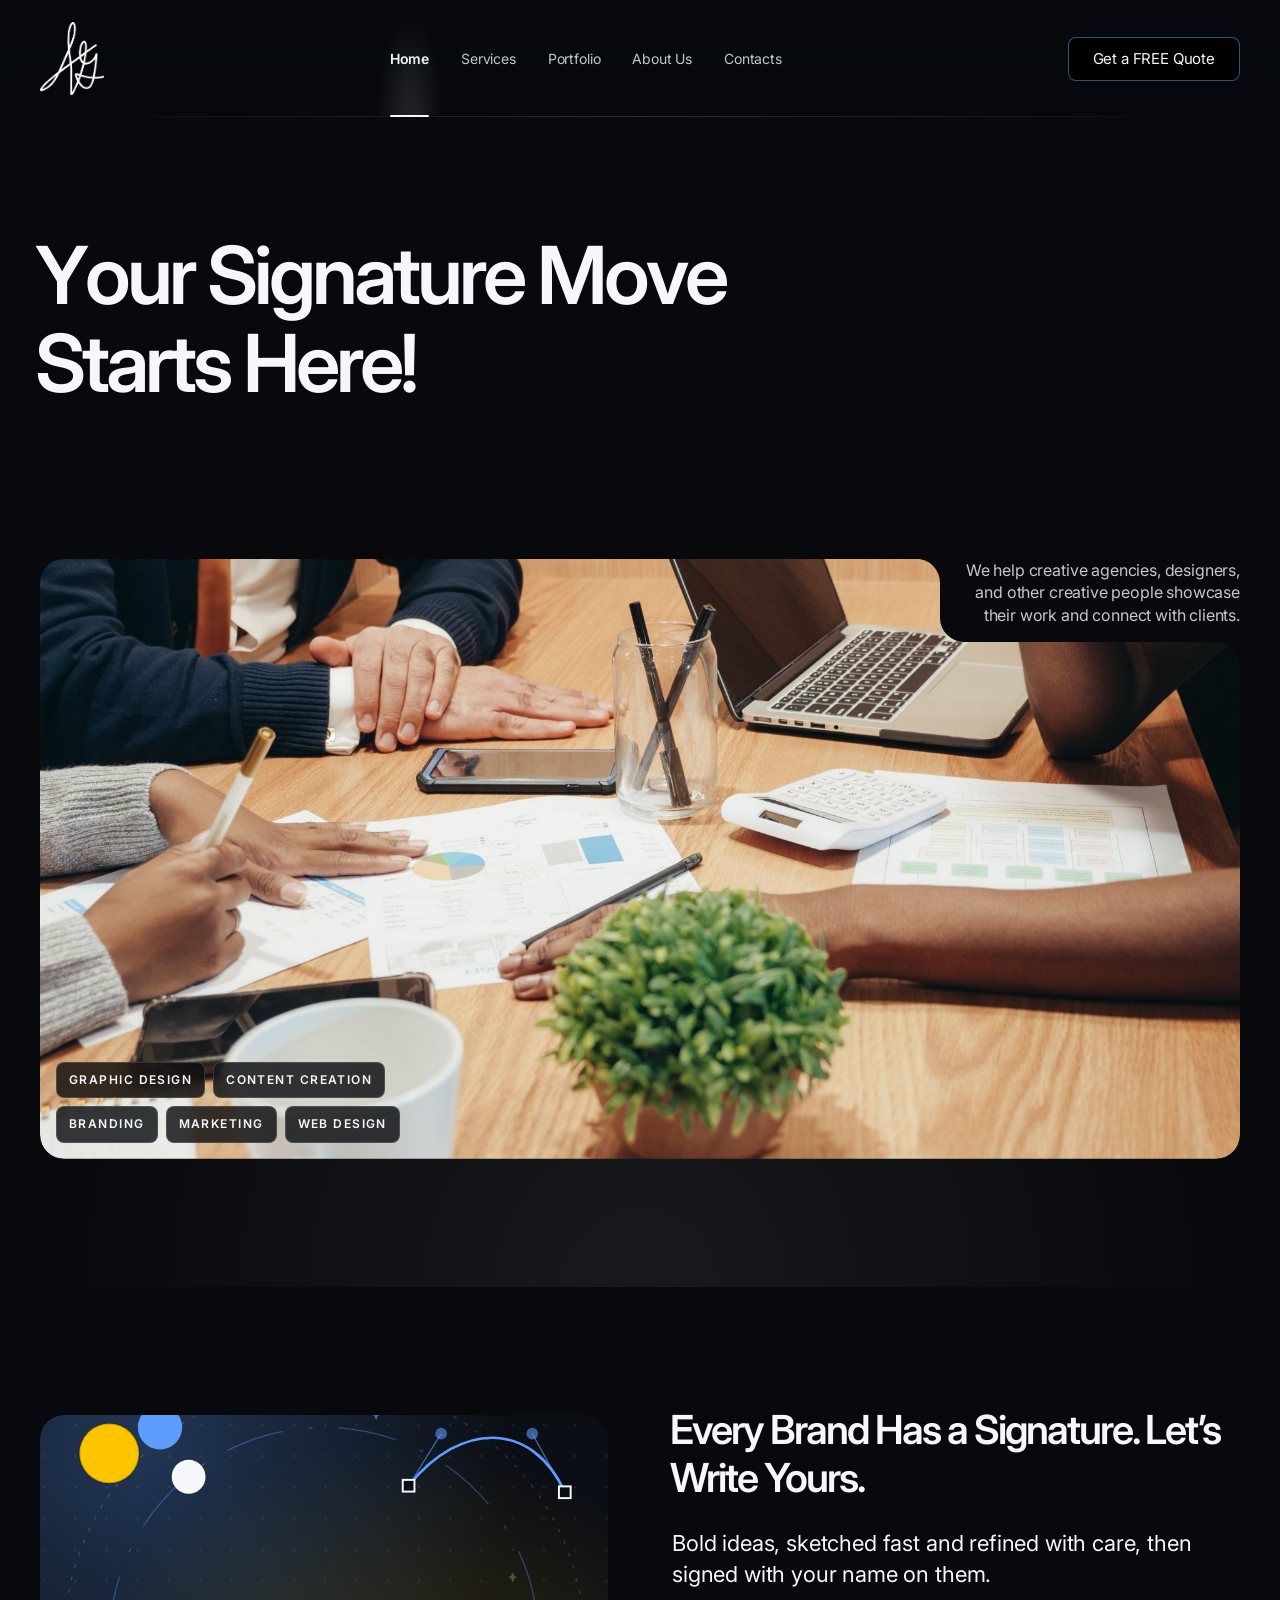
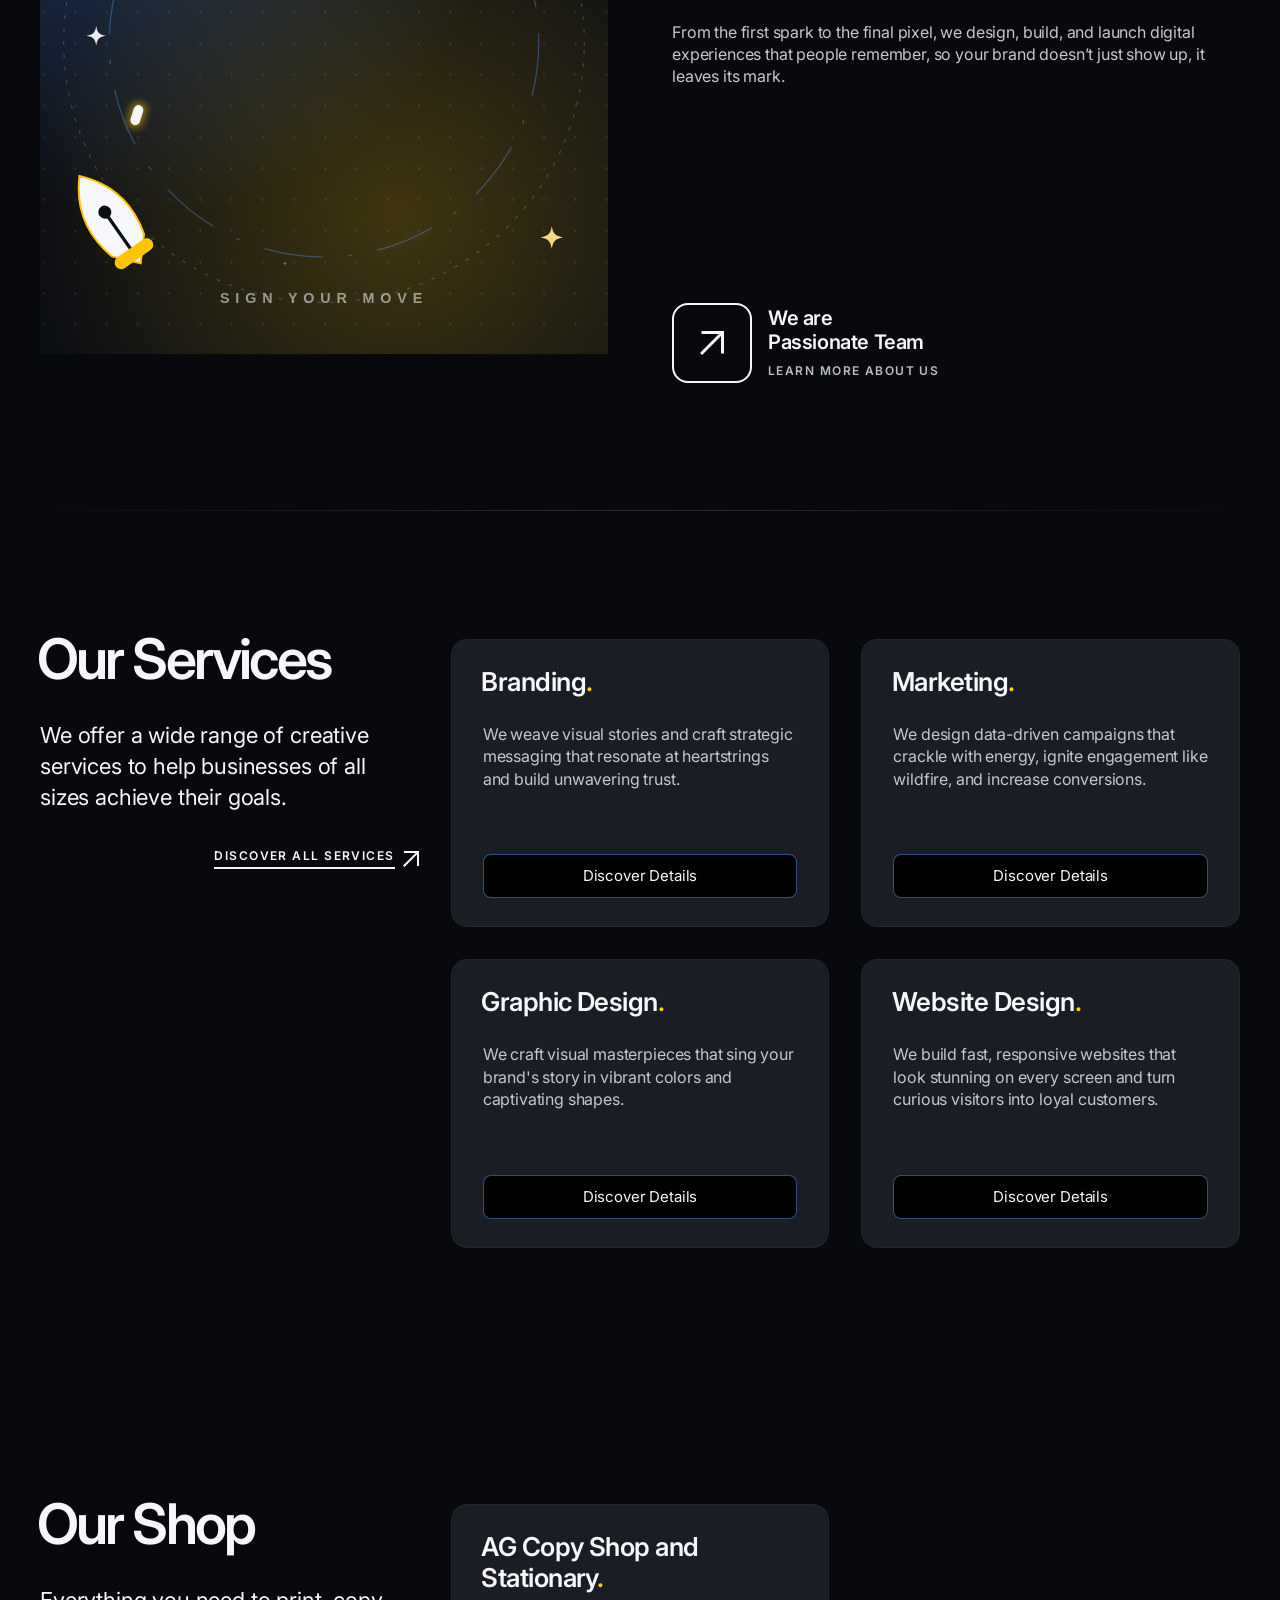
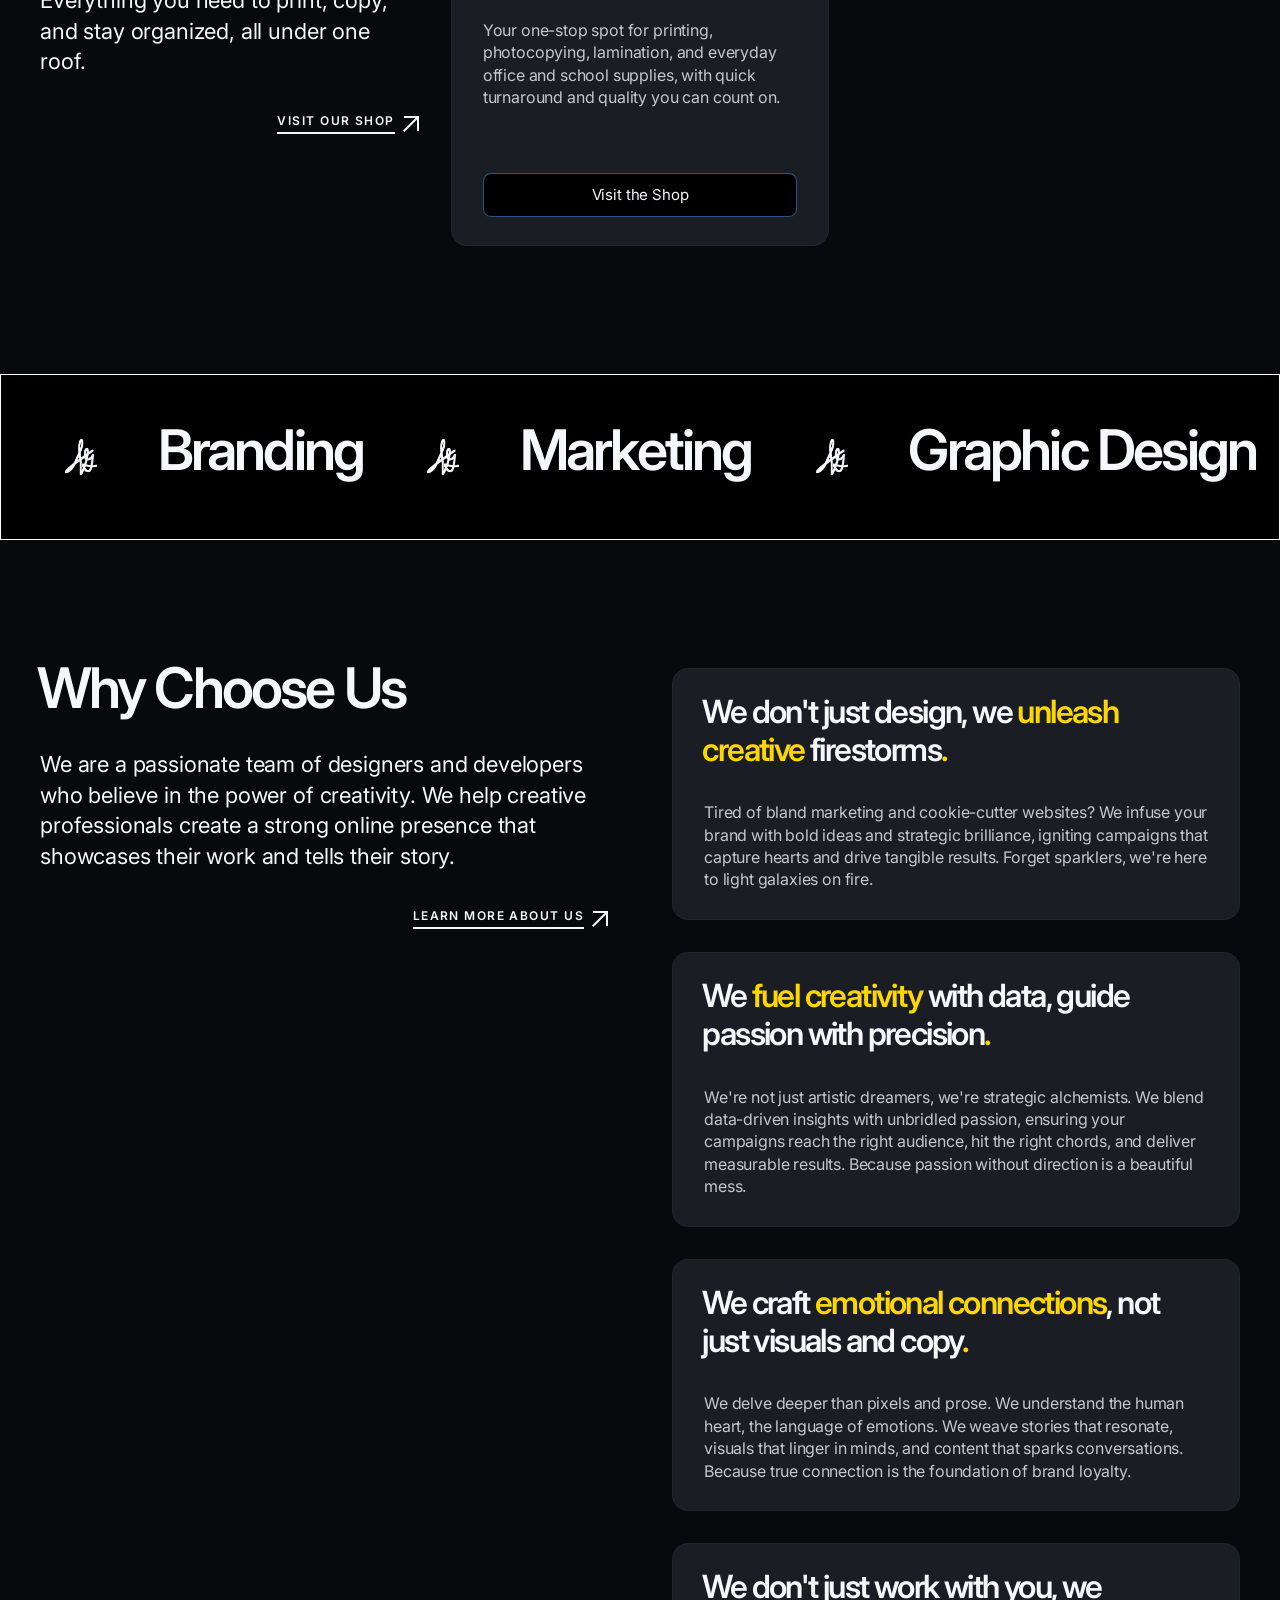
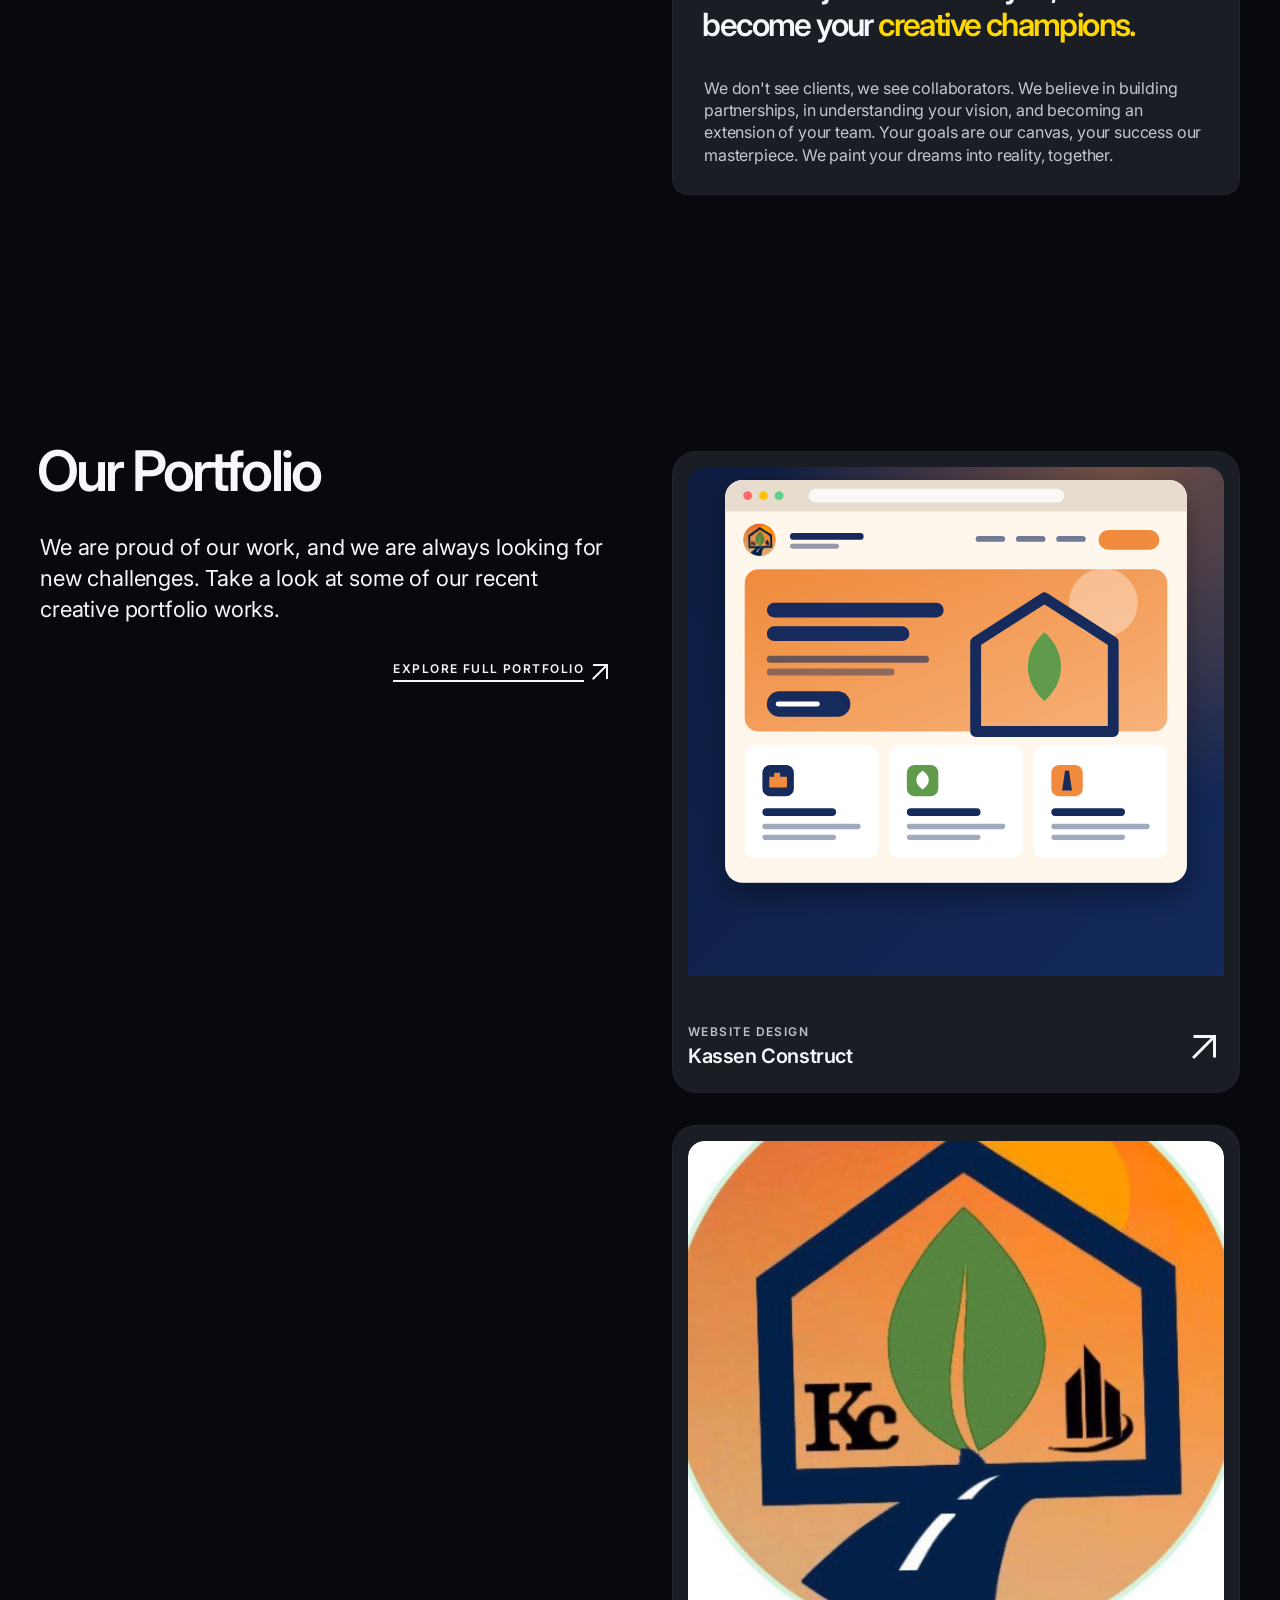
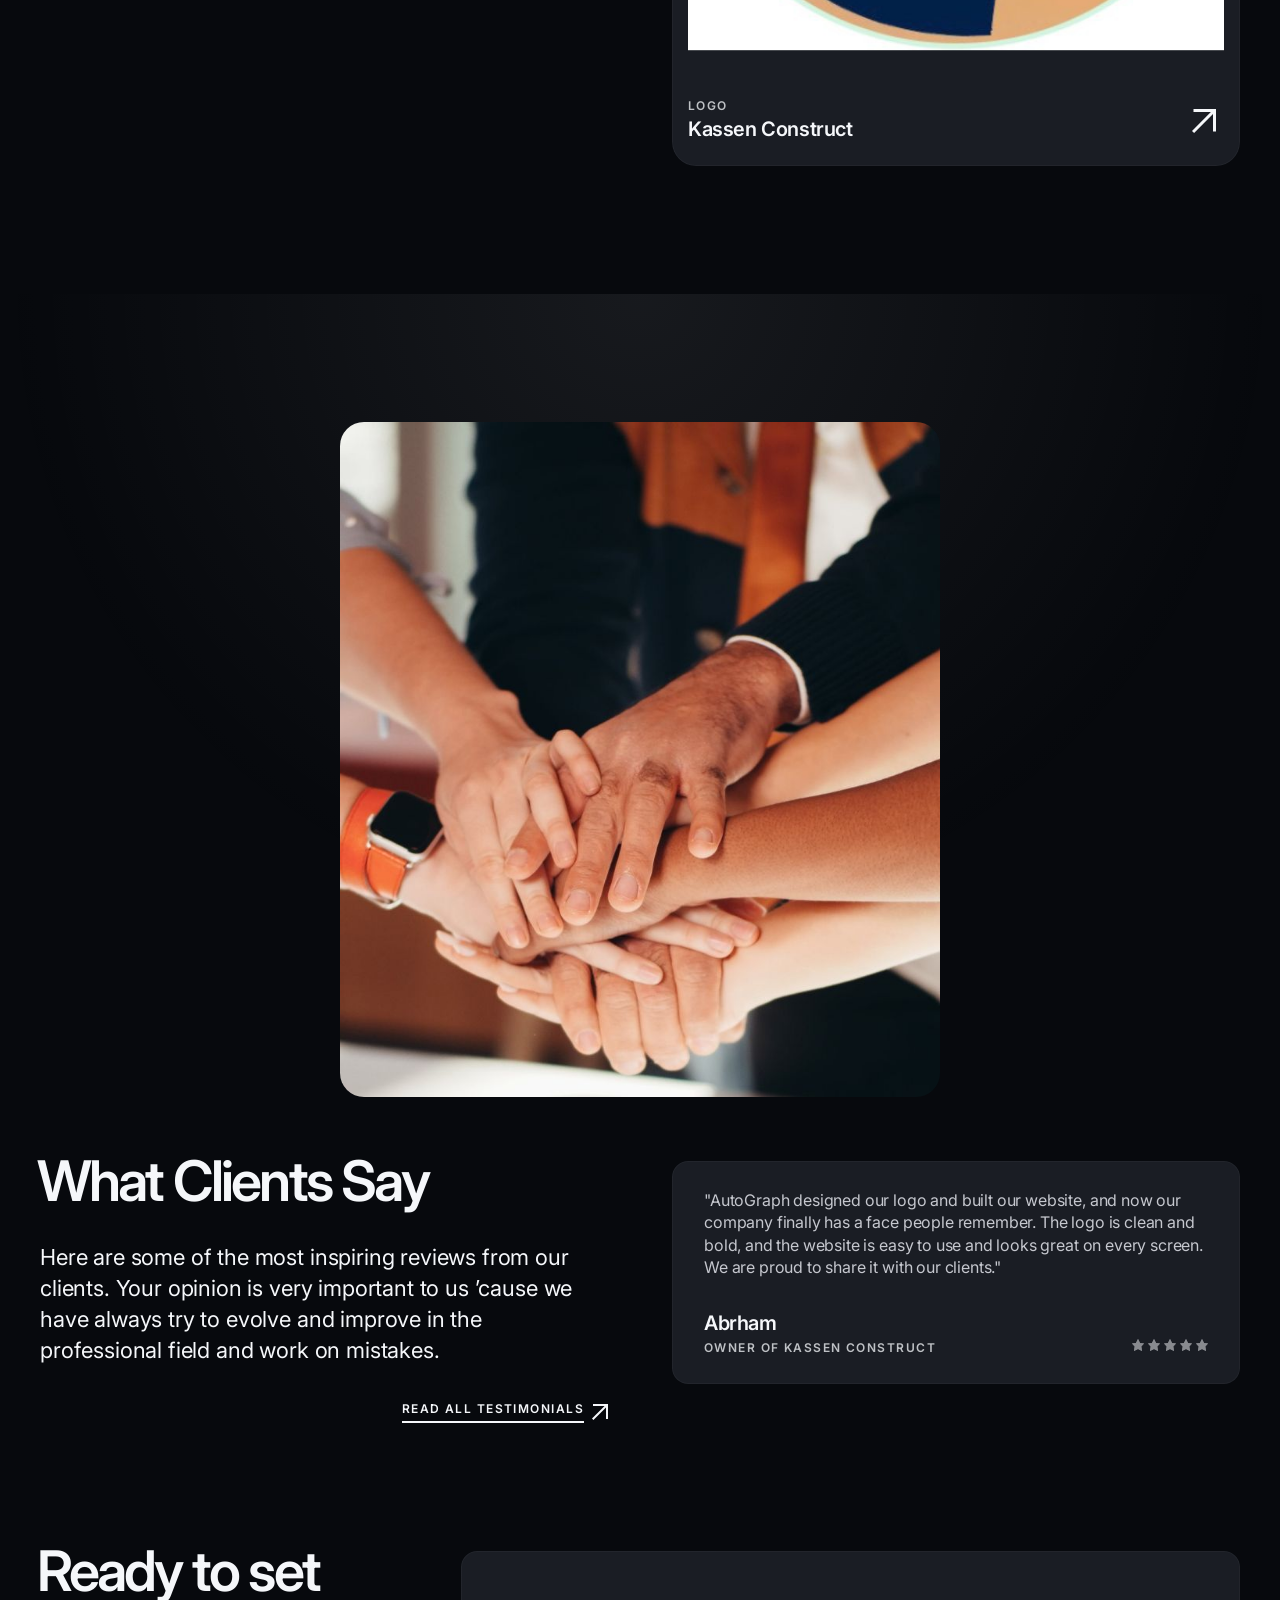
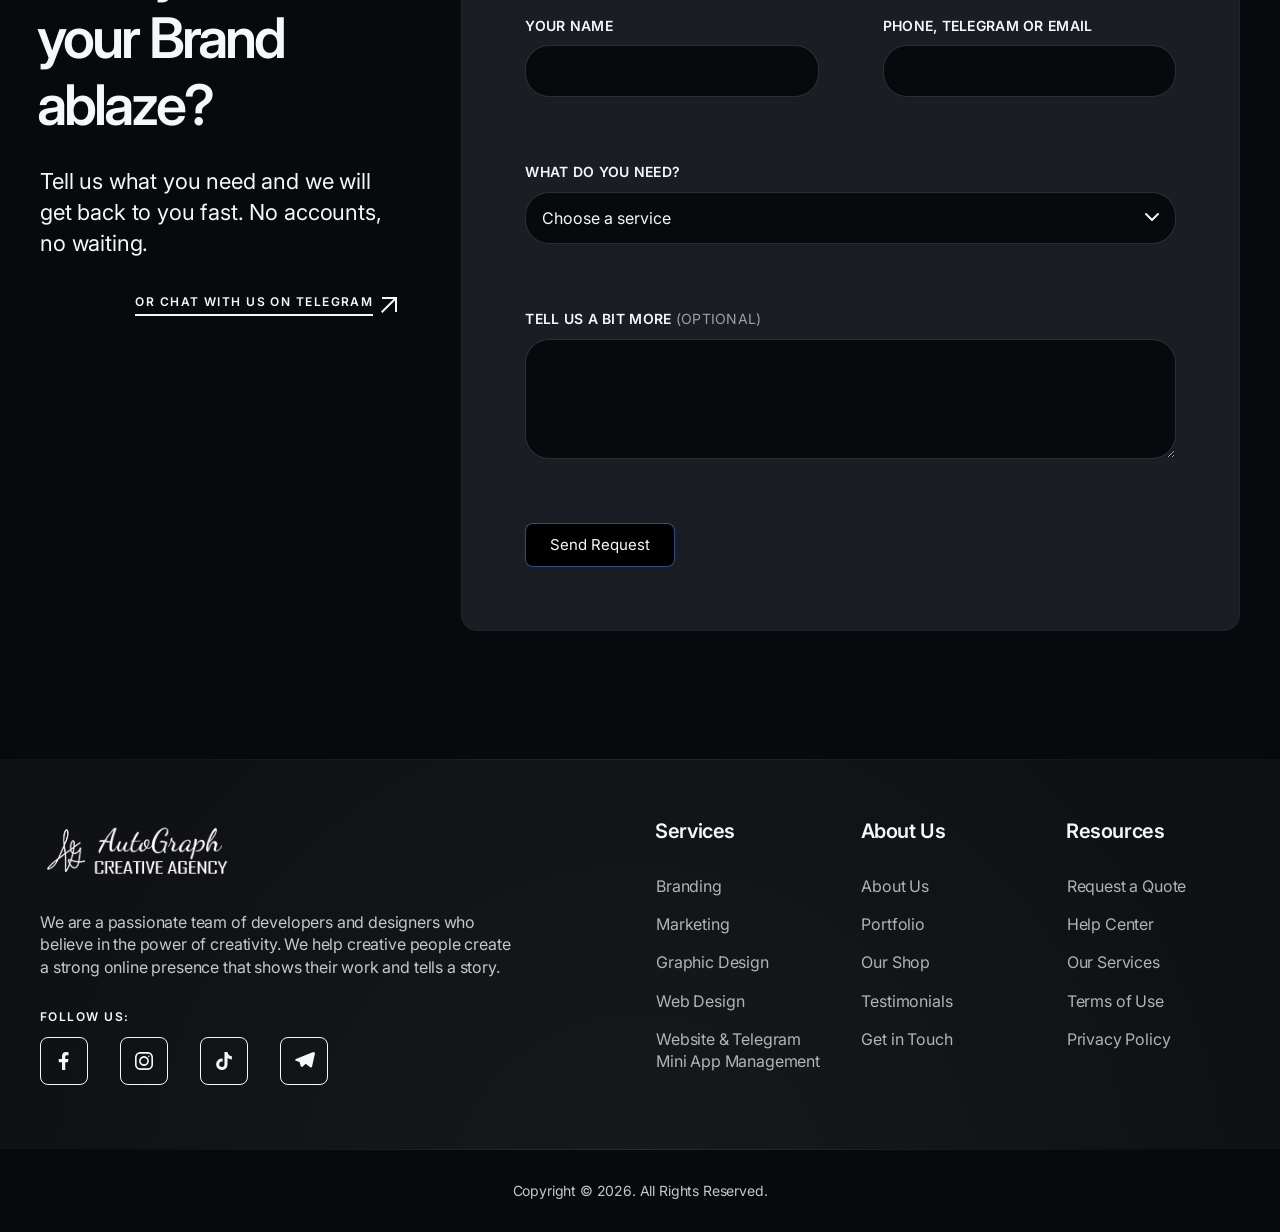
<file: index.html>
<!DOCTYPE html>
<html lang="en">

<head>
    <meta charset="UTF-8">
    <meta name="viewport" content="width=device-width, initial-scale=1.0">

    <!-- Page Title -->
    <title>Autograph Creative Agency | Your Signature Move Starts Here.</title>

    <!-- Google Fonts -->
    <link href="https://fonts.googleapis.com/css2?family=Inter:wght@400;600&amp;display=swap" rel="stylesheet">
    <!-- Main Stylesheet (config, libraries, grid, template styles, responsive) -->
    <link type="text/css" rel="stylesheet" href="css/style.css">

    <!-- Allow right-click / context menu -->
    <script>
        document.addEventListener('contextmenu', function (e) { e.stopImmediatePropagation(); }, true);
    </script>

    <!-- Social icons: always open the real social page (keeps the template's page-transition scripts from swallowing the click) -->
    <script>
        window.addEventListener('click', function (e) {
            var a = e.target.closest && e.target.closest('.bringer-socials-list a[href]');
            if (a) e.stopImmediatePropagation();
        }, true);
    </script>

    <!-- Favicon -->
    <link rel="apple-touch-icon" sizes="180x180" href="img/apple-touch-icon.png">
    <link rel="icon" type="image/png" sizes="32x32" href="img/favicon-32x32.png">
    <link rel="icon" type="image/png" sizes="16x16" href="img/favicon-16x16.png">
    <!-- Loading screen -->
    <style>
        #agPreloader {
            position: fixed;
            inset: 0;
            z-index: 999999;
            display: flex;
            flex-direction: column;
            align-items: center;
            justify-content: center;
            background: #07090D;
            opacity: 1;
            visibility: visible;
            transition: opacity 0.6s ease, visibility 0.6s ease;
            animation: agplFailsafe 0s linear 8s forwards;
        }
        #agPreloader.is-hidden { opacity: 0; visibility: hidden; pointer-events: none; }
        #agPreloader .agpl-logo { width: min(260px, 60vw); mix-blend-mode: lighten; }
        #agPreloader video { display: block; width: 100%; height: auto; aspect-ratio: 1 / 1; pointer-events: none; }
        #agPreloader .agpl-name {
            margin-top: 8px;
            font: 600 13px/1 Inter, 'Helvetica Neue', Arial, sans-serif;
            letter-spacing: 0.5em;
            text-indent: 0.5em;
            color: #F5F7FA;
            opacity: 0;
            animation: agplName 0.9s ease 1.4s forwards;
        }
        @keyframes agplName { to { opacity: 0.6; } }
        @media (max-width: 480px) { #agPreloader .agpl-name { font-size: 11px; letter-spacing: 0.32em; text-indent: 0.32em; } }
        @keyframes agplFailsafe { to { opacity: 0; visibility: hidden; pointer-events: none; } }
    </style>
    <noscript><style>#agPreloader { display: none; }</style></noscript>
</head>
<body>
    <!-- Loading screen: plays the AG signature animation while the page loads -->
    <div id="agPreloader" aria-hidden="true">
        <div class="agpl-logo"><video id="agPreloaderVideo" width="640" height="640" playsinline webkit-playsinline muted autoplay preload="auto"></video></div>
        <div class="agpl-name">AUTOGRAPH CREATIVE AGENCY</div>
    </div>
    <script>
        (function () {
            var pl = document.getElementById('agPreloader');
            if (!pl) return;

            // Set to true to show the loading screen only once per visit (first page), not on every page
            var ONLY_FIRST_PAGE_OF_VISIT = false;
            try {
                if (ONLY_FIRST_PAGE_OF_VISIT && sessionStorage.getItem('agPreloaderSeen')) { pl.parentNode.removeChild(pl); return; }
                sessionStorage.setItem('agPreloaderSeen', '1');
            } catch (e) {}

            var v = document.getElementById('agPreloaderVideo');
            var data = "[base64]/XN4B5+z0XWZ/[base64]/[base64]/She9N7eTo1gwVjAOBgNVHQ8BAf8EBAMCB4AwFQYDVR0lBA4wDAYKKwYBBAGD6F4CATAMBgNVHRMBAf8EAjAAMB8GA1UdIwQYMBaAFM5R4gSBTmRbI/jjxM+aPpzB11zCMAoGCCqGSM49BAMDA2cAMGQCMDFzHRSeAXrSy1WOzkbhPZ6Km2wGTmZ/[base64]/NDZEdRVGTggs2cQvDcCtB7u5h1XVCf00qE3tw5E7ag/VQy/[base64]//wAAADphdmNDAWQAH//[base64]/[base64]//[base64]//73gb8yy2Q/qslx+ed9LKzPPOQ8cl2JrrjQAAADAAADAAA/yP425VR62BLgAAAE7ADSBMQpAdnwrvf7QTmL4gAynl7mTpV8lUV6auCwTLaLtdGfUnCwnkJbHyv3rRoPj+YTrb1PkEkT8WWuYtvAM0cNrIyo/fRfrGO6MzbhGR36FbaBdzu4ITxt4YcvtQfwe2ZV600W+eIC6Hw7EwSFnQ7wGgkJSsuvux+5fZPilWyIvjIMpjp9m1J7Sk2tgFXMWcnxm2CzjBQCUAzJPbsDWV0vf9F/YUA4hpgf2PUn1m4ht1B/YyG628iPbCH2T79gu89cRJwNeGWknTD7t8/kzD8fQQ/iwJlI9N17UpZ3FhQMiGu9X7WdtoFlR6opQSIqn54N39nVxFHrOqhWMUZpqK6OK72MWHPFNcUzU+MhflPXoP1ub72Jdce0Z25RkHYJUSn48g8FzUQWMAmlIx7fkSdZN/EpQIg1Ioakkh3Y+zPHuJWgRdAwB5chHXBeykwjQvTUbyfanYuANssPMhtWZOUcvkDyZD3IZckFdz8VSytUuKaCbyff+JbRbwbySCPe3PmtdLUHOSTUXXkO7u6zCs1tL6WJwr3oYwXeJgnqzGyoEGL+e1/6Pt2WKNIavdhwDc6QzOp5uFx5iAJCsR/Mdq7+4ew4piLwAQjQADfQ6zq5g5mXGGFfyb5aH4xj1w5XxsRItSMMPuN/N8jrZTlkPgYYibEqpep1AmcoTm2Q63WIgoP2SD9FkinCkyx0EPdK92p3SNDexqJZWoBOBXFmukmdvJshqUijdfVGpeK0yEA5/1fuPogpO6pkIW3Or8XR/iqliSA5tFSR3zdXSB5Xlr8tWs3Gd9xpWZhFoSUC83g52WYTeJJ/3Z3WLnhgl5GgAAN7vyMWYD/WDhyXOii4rEcmqcwxgkEbW4OpVR/ngWGMk8No7+Bn3C5GAHRtU3I5FWhEYJmzKvk9TKctVzYChMTVX38hdBiSBspa6jodYxig6lfYFJ75DbmuIFtv4E45/Y1Els90WcRafiaA47/V6stOl39KkEUKJfV8RAAB27XRZvQQg/cY2srDZtIioE6kHfmhNItEfuTPzn55Ez1VSZ5KVJI1dhGViczt4MK7A17KWZaiFNVrpiXfsWtmrdc44FG4Ob5qhGT/O8okNlKdSK34aBf8gW5Wlc2Lm3S9JxwcrO7ShWIsaXlB0miOF7gxiLlK7tJD55WRLJJzRS0RwRKtPqqQClq1xogJzTUgxDE/y6m57JrMInwzdDobBQpvWjg5x/Lw+BdjASm1+glvvjBAJaRCFznf+3yFOZNA3BXGnOgyh3X/DGqr3R4rs3arxw1Wze+rQQ2AoenQjwFQzJHSNEffPZK7g9yoo0VeqkmgyHFAA4AADCUdCQ811z3vhCo0QepVhRGvWHSZfIHdhmvr3rmlzCm91I6whPAM/towtv4887eHyCq+lY5M533X1AWvA/TV5SpnkNDBkk5FmQsvdNIu6wHhuNuD7QCJXkNMMqVOhOiFaUVpCwRd5E3bqhxoKdKsbtec+nrkp1wiN0tTyxTFaehO9bvunRRY06v/EmpaOTDeQUOQb7AzyNnfVM0QuzWZl2zG6wtwtct4mbD+4M2NgkV5lyENLy719tLiPH1LBIuR6cWRETeKfgya5V1VaQc/rTuuyumPGtHCXlPttLegGq0ijhMPI2YWGS1/4Xuu28X1KXzUq5PSfDaBACOyxtndpljlpCtjyaxP0Y6PrTLBqtop9GIoudIWqLDhFAQsiwPdJKrsNb1w07rpGuo9FXamjuNfMgWDlNQx5R/FHzJFXieVzQtzmn+PoAAAAwO6MXl9Db7wHOBkOb2DjRq/eV+DwK/dqgEXbuVgLUtJi/Pl2Q0EMS4cLvAz9hPzfBZaknNFAtz/[base64]/Y3CSTy84SCdFVmBAD9qN34dBpdRgFHvfNTgJfaGpUmZb2ukUkf7RbxhOWELqnYqWqcY1xYvhvHnNiNJO302htQVuH9+usrmvE+FgGqoqvAAAGWlOtM9U0wPVzS33Sb9X/XTpvCmtJq6hIdm9O8vtPR/E9FAQ6oJVb6dVBo06Dh5RijZU4Zr+cUMtxZmZQccM0grPARlgNnlUOQWgedRpZTThltNawEVpBTLc9sO4hM56zU4wVzVoWzk0hbN3/pN2mTPBrbB/wAULoF8LEVZAzL2atPiA03Gd9BRTUJUl9pzyhm8TqlQV6KW7qOs8XnIpp74fsMi+ye+0D9BRO7k5xw+//0n4G5Kyn1oVEYDcG5PghUbt7EJcOyXX54QKvtXJRBI6kAKzaWIRLGvRAADW5Kxktn4v+U38OqzNK2w36rTUAIp4EwXRuQYC+/ClfNsdXPFsNHvfeN5AKdRfW1ygtzhONoJzW5rCs6U2jWGkLQIBeVvMuATZ4umNaq2JRUyBeq/Bx4SALWAiYU3CDTp6l4bIcZBJ/m+3YbB88BF5JYiYjgAo/7pqgBXDTFK3m3EehM+/sj2JAnj1DuIc6+EgBZoEyIqWXLJHHJhcPmNElmYOKbNjDT64c1hdbiXO+z1ubC5k+lohVz2eIgueR56LtEwj56nr5Qg4qmXbDEATow15H+gz8q78qO1F59GpQkCocDWzyfznaYIQkBHM4XOsUMAC+BSGwgerEULRdOmRGYkvXd/8loFVXzNMfTFmHBK11uPknv6vBjhDcvOkHyLlMyrmWkhDi/c6xQwgB9MuLmN2HYVOhodXFEsc+z2hybYm2E5HwNPMoFGo5fTsnC1ilg5oBEEZFYIck9ck9pNP0HTG8lEr575Mi+I4kJYO6mwxxLLsA1U5U1uSMmx8jRTXs/NjejOEnz0MwyB67tXCx3RuaZSIik2JMBdsCFud8zpoeYEbhDR4uY6NoSe46xbCYCBUJ/Xg4MHLtQwlZ+bQx/oSpUfmS5Fn3lVRQikhuIo3ohhaUxjJYDXOwKiNfs+EWJyGEyp9PHoHxIcXLw3BHulLFyeqEsYhVO/3GehIM/5GJL/Atmz6O0fMCIgmr5zpOgykr6TVbpPXiyP9wDVCFDGlE7MyJC4o+bfXGpueGKLpucleepJpH4iAOCb7URKANWZA2OQzVIHWAzWfQi+SckKEc98dYqCqXDDnTNj92Q/8eZI2wZX51q5LJG2LtwFuXWp4BanXWW1JHcH36BftQWNX6KjRnJ7V9L+jgzFQmqg7gndLrCGPisg2BFpt6mNLsLFxFHZ3G/cBOfw4zuWbgu2/QV6BVbXYu9cnt4VS13jMFLh3lowx9pktICpgJVsk0/[base64]/GlTYXo2aZw7Di3gw0vEBKsr/KWB5ortKrUROSz2xy+E81zfNCW7MtH7023HNG9H68eljyQ433JIX2BZmV670VAzzRvp/MHkHMCnMNDTYxzCC+yuTi3B741qghb1pIqinz3UPzLY5pTA0evhnZML0HPHnfwoq8n+Olw4LMd+6bxGs9eAO4R/ROt+b103j8Brql1TNCEFFtCj83iwjwuLz9RMI7ywpa9xxIlzSHiqI7ZmzPXV0Zf4w75XXD+BJKK2jqJkKZQDi/z4GHOjJCR1FiQKsIs+ug3aiwoBS/8UTPJQEOh931bzD7jXrBg/u6Fj6bo/eXd1X4ahlDJBhnUdReJw7pAEFW11VN5omh5eCLiv1XIvh3Xf/xahivU1XFBiQYZQfQBnZBio46Y0UIMHeBEUSnpe8GsHC7ru3dgRfViWFqppx09mttVSp+4Sb0dv24JCwYiI2uTLWp4+a1RllRUMjLoYxsvq9KDE25lbnhMi2CtEqdn8ATRAOb7ABmzyucVzWqFNn3z11vXDG180CHfpq5MNwdgkJMWiNFvtE4+7Q/mMTcxUS0xlNj0mXCl2f2ybjiwvmEd5ryXJNUb2YxnyhtSMRAGAKN2f9dlLLKctiry4KUiG00SP9Kf3TPkU0VlwMVjKrVbBiVqP9PwPTFgCpzjyf+4gjzZSBdfL3Yq9palzacU3r28daBfmL+UFLlCusyInpH6fmRaJiYLDX6Mp/nZyS90iDiYX7CgZLqImqYzOwgEM/rBVSFi9kmPbD94x90KeBQc9ZWbku4N6uHYKrs63HlKCXTR3I+6+wscCKmnk1atw+BSdaGbNqJ0+jb89v0uaYqZ0DJZqpD4Vc6nwATpR4hKoLPnexzKLzTt0mL4PhGSRcMeYr72iCAkuLAVWOZNRGiZiJ4BUe4VZTUztGNFsBXIckNC0/yZn2a7yfgM9vQF+30d+Av/HBDj7FlG2a9ToeFye+SFGLUX8c3m5pHM+hv+o1xjypGYxeDGtfmDRe4ItZLP2nDUgpVtn+YP4AAwBV5vogZfMkvUVlYqiZVs3kLmFvdUsMVBG6KUnfWK63nNT7t2paajX12oeIsNX27sa+X5+7NpIMS/2E89K5pg6l06GZEW1LzqZ9vXvUDd3Rb/DEUekgAO3HOCeNiVyf4duRwTPwa5yzvQeccM54LvGap+lJcZWShKaWoCdf/pkJMhLwqpUV+e5/Zy8CPh1KgWbY1Ooczwom4Xzdbwd2ox2RoczZdEuHw9Glz4hZX/qaWaY+/uolH1zzeCC5dOMC1FSczXV5coGhYeWPjg69tN4DZkgAd65L0iClECUBGHc1iFHIHofJyXsJcMYX5ggSilOjBm4wPIGZl8sNrT9G5+lHHq0YBeoBfJr8BSRn/lcuDk8MhtayY6/xoilfIAej0/ld8nydK3hbZAUg4XPjOC5cwFOM0P5WlsLVbXww/ghap68OY4nf10ZXDnzohU1aIEGqre9MLPZ3orQ0gsr/T0H9mpuX/VsPQ46k5HlDfQZkJlPRNS5z04SbH+t0ROT7FITcP3xWLO+Rq0aavhiQ4Rbc62BCHtuwSBvuC3ojxmmiuRZTGLWknuPJ4e9RAFsbvZf6KKu4Ciagx8aHXZeJkIfA2dzDrLRGvkKIxMD2hzk7qYzG7n50i//WzUcW+xh/HVpkDYjyl3BtKOL8UaOAw759+Pu8AC6XKu1YUQU/8jaU+P4JwFFSeGktzzV2soe+Jb7os0YN1hEr2eQGtrgr/szBHTc1BTvcuGspMSTgX417huCQpgAAf3LcPNpIJxEQpVHzgzQzsdoGppGaVTe60UyuRBlry0+hfiNwNHAkCodTUG14CJeMzfHXvHSiJhAphiQVWeAJ7RTOobMcmPRUTxXqICu/ZiI7AK6AO0buY4jAZpE6JnnsiaiD8XpVlaoC7/lu8tCTZDCDcQNT6j1H+eLoEu6yUhERKiXxiy8bi89qldS3NZvfJdO2nlqJqrNE6YlghyrwHDMl5RiNVqdMQ9JQ/ynAx4Odf5klcDQIWQAl+Wson2dORsrNeQCUeMkZHjPH41eebQOEWs9ucUyOHf0VOV8yztksce9WgRewKcWhSgvXVF+pFA1EavkEmuy1Grh/[base64]/pPDf1BlPqCDuT0gMMltapQ7NUkBmKeLHPOay89JE1UIq6QEwxKXZ8j7rk8Q9c6SEjx9a0614sVDfjAPI/CgSYjkzMYObXZdbNGghnXGjKqHIeGPeJE0pNDtR5Uk0kDf75LZ9xQaKxGuI0qgABUC36ydzEKKi4maDE58fkQcm4+ZZObucCUq4A1c58CsZ4cx6UZp/7cT7IFSC/fD2n8WQMzCyoK3TaF/8RiLNgLvezjGt+Wa89tG9vgUOghv5jE1LSS4gjPwSpWx+AU9C7D/CtkdY3qT5Gtvx3xkCaGOUwxFbAUKumAhz0fN68WuKWfFbEokJsumJg8jkC9VPRgRy4FXOzzKGYcyJHXPAnoeY1AjNEk6njYhm3EScMMV+NvPajLPe513/ymbJXzImfCrUsmihglGNj0VRynsxHDEOg5ZSaYmWuw1Ye565oCgEbktN0/gUyemUheB+2dop1yJXniBkEcHIJfjn1Z6Z551wt/rCpwS8ukD1ofPY+HZsDGQw1hxVNTjrsUCpWR3h0su1Obf2YITzgqj0gENrqjvJ5iBM6ORgymUJ4q1ra1OpypRAZftlSOqSunXP23ANYMCH9oZyPSPnxgZqnTWf0Qul4WlCaqh1lIesk0jMdoDm8VngcitVznWsq2p45qwe/wSPp/35DatwRoWy6wL1sK4VVRPAGuwusBKuWad+MSZJItuIsWs5D0gZYnOiTn6ULoQxd8BQ0/qfp+6qkX5f8QE9USdi2dM1XU0xc44wl+UKXdyfG0o9fBNCzzd16Y+Z0NiNrpKmFZGKHabPyPDg8Da5StdVF7pG55YBtgCIGq+T7cfWxoFBzgwihlAzwEMgDyek4cRJEpYJvgBbuXDXR1R73zq70LQMPLjY4vZnbuSJSknYJZb9SWuI4M/gzv6VGeV+tkj6CJGL51HJ77ZoM29LS9oluuzuWHm2XPZPQpz0bVl9UyhxP6is+Lc723a3qAw3oHAJf4yg/+fKFebCmp0igZa/XLYeChFVaECldAef8B1zgiUuvFwWJNGZepKWq4R/B2wHcRoDuwktkbTA3BPOwb6QdIcd2FD8EY1eAt6c1ae21hpwjupQm6zUjyfl/kbekw2QGpO7kWQ3XXdxp0y2xGVt7xwAEG3CMdauVGa9law7wf8tVFiGaII2i4tegMen89XALHnP0sbNX34z3nyp1RkJeI1iKSAa1VT34JvGRQnwWcZQS0Gqb1+rKwx/T5eVG+hIPoa03N1PicbHolTia93Je87Glx4eVzHNlXhd3ShSsAZat/5weFjozdE+/XYFREpkS8r8N6tOGQqKLWhvNfsZhxZDhOCqbwS+MrPP6K9KTieLPY4ccRY9IcZsLoV6HifeNZzg5C7wBtemLVt8kTArC0I1e3wl2GAX3GCrbKswMxoNfKx056FDiy32QQK/5jkiWkSzfgLXQAXhvXt38Ch0+N34+V7ZDmzBb/PHCCt1OLPgYQnc1DmXigv0fv3zh60bSKyZfBJ8f7yYQEnBNgeLo+Zm0eqTwWfa8tr+FC7qQZ5s+tLSRuJuOEmgo4NJtecS1jmcNYrkI2qy4QRfySjSysUOjbXu3aE/zy7XJ/Wp/Cte436ynHChSxjtbG6y9/[base64]/emDrl/Xy4yaNUdP/6Un1rPeuGi0h43eF4P5lAqpsFVKUXdZkncgBYAtJ31ADi/gQAAFYlhkhyTrOAHJe684TROAVqWiEW/fP167ZiYRglv5lIXy4tLz49FzkC3OO8lL3Pc9EvcbIQIX6BECFOASUEcoHsVk+1bSA7jhw3955q/R2rnIiyHdX+c+dYCjh5EnWlQ0lAmPHHOrm8RJz97v2XEQIC8f4k8evcJmw604ejLTXHAbuNA4NuOWIrZ1WMG/rX2VchYCXeYSe2//2JPs3TdinHF5Sy1DtotcgvDVJbooCmre1c+0WfTEk93BC5bChzoMlBe7Q/u+3VisgwPCdzOrUPNZTsP1ja6ti17HfAY1ZnpB7jYSitZknRid5sq6gq1QAGxraV0gC1ifYHk6kdUwO+ST5jYIEauCvxYjJLJSX4/A8Nm+8jjdVinJfy48cbebQc353ZRRHHKeQs8pyQth2UN0LkQPMlRJwTO3FvY4Mi/U2ltsyRysmD7QIZZM/BEBu/s3JOx88Qvft7Llu4nrgZCzRhJJwU6QSvsnz60ycueaixB503dxwc/R+eOg4hKkrEZ3jeZ4qRgVIP/mzhavCSqKAh3AReIFrqfuAexnIfLBtvFQwcKd9YPRWxOOgtBoVNXjX2cyN/FY/JDlSxCGaDX+xiVY/7ak+1xMYXcX4wkJ9O8rHEjBFbDKGdvYw8P1qAZ+JBvdHShmmPbk8ThIO8T7tzIQcah+Ot5q25jRd/xUzLhPtNxDG9baEuXOy8f4soQWlJDZWVpQHXA3HIlqQM9DELGgDIbu2yhJrzmQkDtviA3zANfzRQEirAAAG+Dsgw0/ZG2B0QPsm+VVkUuhztmheHvMytk1RtOHXKP1YZzaevY5B1uaKGJntsjPq0VveHTfcMgpAxgEQAAAMAAJ99p1IJM0Fx5O0byZ52AAZoAAADAAADAAADAJ+BAAADO0GaJGxDP/6plgABQvhW14eoc22CRLJvNVKpXMjXGoABQQIzQCaIL+fUrDEPbMsDkSyj/KAA9SyvDkiKCyDf2Zf4FNZ+f0SGMbFq77upFKdjXV0U/cwZRRPPg2M0wQpWPGRF8apYBaA1g0Uc0rKuix2nKvuUIKpgPufsqNUD79y59pGZxtq5020HeVkgHwCTqKrsXkLmLhcv94k+Kvu4wM4Y1Fi2TcP+RgDu6+xrPsmNcmnPN7IG4snbLZ037tR96yWN251aJaD0GfJKUpKY6+lBMY/mVQzg9cTG8JfnHqDdlHjmpcPwdn9BUdUdeRy6mQLgLEIp8JIWD7BDxw2+oN72bum7Uf8E/jq2snl70VHYA1/ao/d1Zj1e/uo9kqCzShP5KFJYHMgmPfQF/VgPASORpyTD2zhaN1Odv7sTH1jYeXe9QW1jPmklKyZid29Uzxq2X2jJ5Jx7CugSCThAry5kxSIDXiB2UHzwNKF9arsACiF726Jcwx7U+IWo916zZQhK/MLcoA2onu52dka8xhGNXpw6V1yzDvq4Uhl/jNtgiYVTGV/Vj3fmN2o6MTHIEs8dXrus7H8Yw7dctsChrSGc6w21MEUDWCu8E7AmFZA7kOLzpwVDfin0cWVQQ7o7kqtZ2+DNR/p/lKpJVWXpx/X7AZnXK7fj2NLm/94TIiNG8RVer13wY4sWhOFtFouh25qb6YWpNYULqbuaJIedexYYrmdC8kZNWAvPDGKTSPfhqkBmpN+BzRQGdyRdRMVU2igR5JsPvDfY+uGXaakta7SjA9E2OX8k6hpEdqHkSB9U7TYBGb0GVACjo4AW7vz9/u536ZYrikDbVXjjUUk23V4fu/j8Vy7SSoLZQgl+NXcJ4eFcI0zgAoOyrk+D+2uITSXnWrQR11vX8hsGWHWBMBB+k3uVKJNo37dRjr8slkC3VWDVzOdvezUWkbpgmqw8+6CQlA9hTteRIykHYZGuTxcBP1PyR0/zAEhAoamByM3SoJn8g9rETkI9W4ZKCrMN3a25TyBdVUegbEhPhVPk2thF+Qti6ZLGTPtbW4UekbEVF1cLmOgQbJYXKS2ySrAojj9FU7lFx53LohSgAAACgkGeQjiFfwAA4km9IIgvWeAAiDO4+F8WtjUH4GiQS8/3icHx3cnilRunZCF1J0bc4IDPVs+3tsgSLamMmwYNygAixMkUUMmR/Zb8NUJltnSPoTicByFO+R6WaRn3StIhqsnJSW+A1J4x6GBN9zc5umeiXtBbO57pz/2cZc6dZ3NxvKlFEc32X1bn3RBOu24+YYYI1vtncBBrXY0/x280l8j41Ca9A3YSAZ2D4t1F2jR92rrM8iX/4pjBVg5gS7ICqk1v5hjQeMYry1xv/8zssddyTqAFnV141By3XNrLhYSjciRF/8ZC2WG19We/OrFyJ3KSsybGvcDTeK7ifL4OVwuCwqE73Qngu0+D6jEVbg41FrVJds5KGce7Qwdl5CgHS+PqpsvO5wjgr2ejzaELHBwDrb0jzkVgMTkLnTVDS6b9E4eL3wcM4Gr28ehr90zuPEtS9UkjFGe1sOHLDa9r9GHpveSlNEnhGIHFPg6f8P5v5TTRV6r/2Ix3dhuzQ2BfOjWokbFNuqRHI59MgLRV3EoIkTytaVCMZIVGW5Pqa/TbZqPTLlhpheWqVRIgXDogAouMnkDjKvE4QjL+L/ShsvggAVmoEBhBQpMEdF5l0QuOhiWJUq+BtwtXLbp6bjZ61ksEOIWfmyHFCdVAdPX6RkeIZkuLcloa2dFlK3d/zjYLoxBzIZ3Fpah4lt8/UZ+dOTlKv9EIAoTA38jgMwmoz9T+zEodVxlKmiFrnCX3wOe9qHrsUHSWe3/IgS906Fu9bEdyE0JS87PphnASc/h7xRNsB37Z1J28UudC713osPllddv96Afdwm3AHkh/LWnB2nnMSa/q6X7aKiQB6K/3TlwI2QAAAI4BnmF0Qn8AAvyU3R79ibu5LIL/ZXTbOeBdUdwSHUHmxZV1MBB6koggMnP5RKdj7wIadtqpVPF/GsGPBLrqReX+mLQT6bHYR/bI5mSdvqeYWumTERdUCWecwgi+4Yn8X0HIBv8DvtFZU4NbEsllWCWNgOylpkREGAl/qXWSZ55nuRX0gFS6n29hGg5DgKCAAAAAbgGeY2pCfwAC+/GJOTy8zoCLv3qVsrRGeCBKeuexAyTBUSNaSIDQKItFhLMZD9FczYNLr/cKYS27t0OjngWUG902PFkFWHQRJ/o63sTXGJrG+fgtFyXohzFKA8BLDLLT9yIoC1VRUpiJzeZ9+2OnAAADMkGaZUmoQWiZTAhn//6plgAAAwAUv4V1APy8Bj7QnpBCwmWbio1XXnGmN4Taf9yZ8Tur2u6cxFUa7q7Ey2NKPH9+PNZC3xSu7qgcm85EeVBRd+5HjCh/+/ZuySN/XHhRz/+u7hcuHm7eJ5aAgqVTGDHZWYRiuG1AkB9ejPKkLN6rSBlluiHIuLmeZtCBkSJMi15jY3Ut0MGYNg1/4PkgXJ59dyA2/6SbCeffUX5XDW/YgDDVucJJ9GeupLite0fSgER7Z9WtAW8UIP2CLY8y8Byy6mft1NjyGPJkSgokGMy3QEbDBoG+AORoNzT0qCJ6HDSglQXgYwIsVzj46gvLzZhzhQlaZqD55MqvlvvGIRmhOnJYS/J+Nelmk602oZxCE32YHW+4MpV5PBTvvFW0mGtQEs3yZAqg4Ksse7vLcQnZSpH/MlEC5QRCBMdiaYwx5tpBAMCRiKy8PNYBLRPU7cKh6yRojh7N4AQHHRxqNiDD6tOj2pF+WlxhWClz9rq2k+NviYuSqG31GfFQ1srZlkY5ELY68q2q28uoincEKtIFZUuwJHwlrATfBAnOv1RMcOj4iUKbcX+90dgOtMLEM5QuL33eUUYFX2bBc8Fnv/R6C+bZiJno/YGfBd+FcefZIDh6fpKsFyLa0Mv7lqtDGsDq1zNkO2Fj6uRN42kLSVpKSKQwPWnKsQ/hnaxivb04n8+Wf7kPUy3X/na8DQ803OAGhFk7WIT+wvkLYhd+t9rfkMrjPbK93+mV0qOW97VTDsquFWvjCrrzss0kuON5d6XcFgL3plLtuwXx1bQfJTFdO7rtXYHSZ+MrkDKIrO63NA+wmKC3eWg0VQ/ADbyWfWnUrGugXllqSUGUsXqt2n4I94X/h4zk71MnEXYJ+3dASzou6vmCAfCM899Xf+He0pvvYvkksxa1GoKyPFh6urdPN/4vm6HMSwmhOpDEoZ6yeop4QAaLo8TWLXVFvS95Ojg7big0pz7JhNozMcJMg60X2G7qrHwlmqukZVmkDbCuSXdPu5HJtLtj56Cc8Ni+BboyHOvxg4sHbBCsSpJlZ7HV72dUYKhbyRd+eoTcBSa+hjixAAACJ0GahjwhS0TKYBDP/qmWAAADABEEB3wANEZJQ2K4vjCE12Rbl9TZrQP5cWSTnkaUpJ7TLX0YYl5URAxVx8OTgOm+A4vAtiI6cW+HBr7mUXpQHTshtX7wAbOwwRDHiAkwFC/HcX4CUhHI04OQxMI9jj7opKZXMZHeUMI0X8dHrHdkgta7nOc/TmAr+GvZVY5M2tswZ1ySglw63CsibL5/nGQEJyMY+5GZMHYJrQre/5RFD6HRSdl4XLZaEwqAgW7/bIRuiCVbHXshZZQ8f8mxqC0G1Ukc0/mR+kx8PDUnSCZN0hCzcdypr7SWQKY3t5oYLvRZXulsZ6e+Q6a6OVLFwRGIyPjSWUZ2uWKcdXNqzso9JjMpxRnXUJXnuDtf8M6pczAtLz3bj+r8YSjTd9QvWdR3bmXMd1sJrn7zplzFFTkTpp67gZtOagbBBk/u9QMFj/iHOm2gFF8DdTPx/povfYJuBKQrFd2Kyi5wdhD7Cc4nuBSrSvVAoYS17j4HBRE/giMBp/pNhaayNREtuIOOPiKF3dz8QHBUdrSAXiiXzJ6is/seJEBYXYGTdgPJ2ky397EADfN/iPLFzHJye1471RVoIopxBJ3+duUzHJZx8VK/V3nHH2k3LfdoJRHg0jOAhwVxpOygN3baOLViTsqdFZ+vROITPjndk5aOCQlF9/Yziw6Zis3KmGXClzt27ALdI2/tldnGJzkO6N8V3AMi5Bl69ZROuNhBAAAB0EGap03hDpaJlMAIZ//+qZYAAAMAEYPmqAfB2tysqUI3E1HnYf6ZVeJic95J3354MRR9ZZ9PDqxQsUdcmCDfz6b2uecjKgt11zi3bwwBToN0g1DldBdIgb82VXyzil9mFq2G7GwgR9I1a8cW1JEo8K2zhcQoA87ToMpHN/Y0h3/+E4oKGPE3fb2VP6xZ1TXufxt9pCq7LRe/cbpRCNBMcMX09FarfxR4/f8gAdkq0vBT6HkXbROPRo33Dy4T5G65NTju6KGdtSwx0JzJDuDFJHisnjZpuSGC32nAvDG3c2OlylFUtGtgnLrWKckfBioLFCI5yRgd6ElM+y5YzP4dFvnl1PK8rCArvRpat37G+BVtst9zefV5bVD5BU3tA4T/93+aYEcGcBwbj5bmP4WKZD7VSXgDTT3nzUTaugzr/12AdX/WuFRHBcvXST6aBDR0FvMJScDoVqNIaX/SH2ZGloISn47XCiC9STSLYK80up0dvAj3mGM+G1EbOaJmZDHj5LkYGUJIfyfllq4SWBwA3Z3y1fI16YrMGOgsLl25RyCYcO5iPWC5YwnyJgXuC861meTZ9rT0nSEaDyAmXv+RiAFKkHA71aVYAXR8SRtOtwELAAABdkGayE3hD6UmUwAhv/6qVQAAAwABnqcEUAWAK4tg8ItxrNzZQlqePpVzx4YSfzobYNzUqDG4i9nI263JTIKFim12vS5/Nb/7ZMJLxJhMKuJK4PfVJgHzKPA7Pnnmz4olbI5zmPSRPxnyU2YbzLVH5nbTlSOpXQwr8gESGllV6EPZRDPWeNQQNHCSoYBNp0DedanT2bWCnLRETJpI08FvfgDYVvdAM7Pvp3i8pp1HsyhoRhuNP9YhTMOuopkPOAmN44LdJFC6/zlfAcHe7Mr4R0QmKt3V5UVUhhi+S5QYHUhGOQH0uyG1ZPHss/Jtlk4JYbTmaeCqGsAIbDVr06v9xJQ3dKiYWZQYlQ6eQPo9P6l/PZl6aWJoPcnTna75Y62eg2uo7Z/x++H7kh1WmIP4N5S4ZYt0AG32/274ORxl6HzC5q5w4fiLqOApG0CHRfnJYu4BRV4Drv37F542iyx9tM/thKQHRfkCyVKE63ydWXfg7UAZOOq1AAAF80Ga7E3hD/JlMAIZ//6plgAAAwARg+aoB6KltgeDdJ1U/Rq5AtCxBkAN4yI8fW77YLK7lWYC4kg9KSPnnHXWXrOtelzu+pLkKIeqJxYNXbAM8IZlxz/zNxIqNWX0FA/UMCdNB/hPo93MlzdgomLfj5g/p8NsWpKbI3DCGkZTKu2v+GY0S25vYje3qZppLiaorx3yWAusm917vX93pmjgLoz5lSrI9okzCxO2DblOrpiqkMovHEgoGajD/[base64]/bIZUPmm/1hKK4KM1FH5h0UqCMo+Dp2XLQM5BaOsowMlMpJ0BW8maVrqH0m0C+2SlmgOQqMIktWJ3Z+TnTgCD5E3VdpRmUWC1wunoun0kF5kuNiGcOoaIm5Owayk1TEKH92VVZoGJrg16/MGqEh2NotMXn7yK1qG16p9ovmPofiiYGyz8GuxkVTykalztXzexJgHYfJxie/qFtk47lViPBbSIVm/GIwmFCjcblZcnk8BhbP/uG+0QyoWgLEjz6ZWyKHP1Sk9+/ZG0golyWrrC9df2foaQFhZjrKWfAt6OOqF/aYrGucVepHhjKzEP7GJ6K7I+smH/[base64]/Ckiyi6zWmhvAuQKh6pIY489tZFiR96PjturPfxYV/RCD6J2+v8puVkBuUDStWkjexA5dPof/Yw7P/creKUJOSqKAKR71PTOc4L7uLFGNXqbp6xazjpKkfDa+1pdGleIodakIWSiz6rWZ5NkPXmu5NJGuHDDHg1prxfIqfbwT6fljxzfV51JzMeBVjuLX6/MrWWlGINhLBLMNsyyFGif8/88hSUP8HGvYDIZvF0jJpPkvnIhP9lOj1orROQHrSL4qHSZTrNNetk8vfMPZgZKIW3SdrC6XQMHnqWYdRvZK6/w8P5kSP5YTRM+Bj9hdX7UQXXEGfhm37IccLzfr5VoUarhTl3kBrlbLhZiNZzWlhSlD4WdTy1Rie6w+PZdJhjL8NngaymsEwL8IX09etiDdNbPkMjgFOzNgVeNm98tPA/wunsfUgohgiFfOTZSSqBJRHXdWrQU4V6L9XdtuT068Q8PFKKC/jahZDXgxK8IRI1k24VqcY8vErjPhKd0Knr8ygZ+9spab7tQ+PxuqU7R+Yxby4jpcR17T6Dsx+k7/agS989HH6F+vKYJvKxmwqUm0FG+Sd9bJjk4c+GnfYLjqQa9v0B9SRznxrw5Tn+PxpnsMXE1kOTFRfgygyK6rWoLoMLodwGV8u5YA3GJ5UOWXzBXaPpgpdbBWMdW757UnMtiJtqkIC8RoRE4+ILWi34yYUTsT9DCON+WbyA9hbeDsggiDeD/kZg7Fe8oj5NoLE2ZD4XQBbBvMhst+LEw67E5LRHUP8C3F1xwVVJnfzrKD/EHsfssvdGTzu88FvOFwRg+j9Wn1Qk0nh7OEONuNvkvN4i9HYDYWcRtItSWHSgqTgiVECzi9uoXNtiLQaFRZOfZMdfK2SfTNQ5ZzTusETnCxmlofx+ubfZmas4vqeNYtJ0LG5LzVIweD4gLadAf7XmWTw/KhoCvmiuauW+f9XViVeUadt3zN1j3UCUnqAAAAAW0GfCmSUVEwr/wAAAwAAGcLr2mPgvPGkfyvyoHradQ4mkP6i6lvU6ODKpaYP3LeoCR/30NUADQlAHpXwTRaXUjH1ZGZHC+VV5mw0WqLqp6plRYCVReO1okDGAwcAAABPAZ8paRCfAAADAAC6NCLccZcgpq9b34meckNX3AwoNc/lNAHjGNAAvmqon6EGcsSHduwirjgV+JdMGLO98A/SLVwESpG6lSQO3qJmZvxnwAAAADkBnytuQn8AAAMAAB8SwYYzub7bSFOuCE5HJ6PvA+2UggAdkbJoy+usgUlN8WTDkO2FhBLvF6aAM+AAAAI4QZsuNQgtZMpgKJhv//6qVQAAAwB3hZjsXs4mggAIyuF6XDhC4We/rViEqDpxaxOwQP/4mY8vhqTpOcvsiBQeDTmHcSLk2e/ZmGhaEgo3PoNnQV/sEFbZu3xfJ/41HDM7iwKjes+kogq8ypWJF9dxuZMNrEUI0GF/k+z0TSMwU6+Rm1DCfOUYcmwC4Q+U8AhDTC6y/t+XZlqd6PbhNYm1QVvZHVaEXoNT/GotDqEZAWeWKU14bWwY1yZBGPpbMNQDEF0i5jQ94LIxMf/DwBCo/x12OZ0iyKtPOAiv1Of8BMNg7/+qdcvhw5j7xJPdcEW8mcNGrxNNtso8k7D6pEg/Knn4DlWi0od5jlc48Lt94i745yvedK22Zs3PxSrL4OgSZy2uI2rgeNaV32C510tbifsXCvItNFzumOBamqI7hFsVjMCPPQo0YkHDGLZ8eYpJD2gntI7+wfRlEi7PjqYWBV624NeTyMaENNnfrg8b/RQIBRjrd85xE+wAfoDfj5t0ulkunCfB+Clp6BzrQMLfO1LY07FOjJ+oxBxWeC0IQ3xROJeC2Ujahhsr7ilvApi6pDTCS4p/AUhyMq2YKP1vKUzCiEe1QYSmPsZrk9iM5fD3N9aI3mH7z2n9VbBKB8HQjQYKMXQjvssu+mmHkvcchfOYuHLRx0qvIRdsPJLnDVcBd4WjJEwQyXDmnY91oK7rW/XMwMQIxCsEt9rvLbTfdHxQ+TmOgy81iBMWYEmppl6/fB3dQAAQ8QAAAD8Bn01uQn8AAAR24p3Z1fe9WwwoRA/8jEUtvTDZtXTANE0iWiFftCyPejN7u59WgvJMeq2o2B4f4//iUUX8BF0AAAJJQZtQPCFLRMpgKJhv//6qVQAAUswhD0Hm8+hUERNQAjJ7bWiyE9SH+G4xefDk7hbR79y55k6kGbTRdzK93xd3Wh8fW54z8QHWgDxNfX0oAQRmjUUpsoP2AcvhCX5UnUL+rUqxI5vsuqUgxDYO8Niq0GJrF/oDZe4ZC3zymOTjPr1R37SDR/ms76uUMyDhPQLJXEDm/CSe976wGgdfdkETQ3+rL0v2QroJAsG9ZlvXIktJNX9ePUhRwchTH4Cf9uBlL3IP1IGJm8ipM/N564evshB1LgrBHiO/bUPe1ZrbOWTG4NSAeilR/4rlIsxfNaIE8xPPvj1Or9mzPB/e/wij2y5Qm6BERyYkjYC+1gU9xdPYhfNbqyf+JF9KU6lVpw7IJeATsbe/GD9R5SVmNbhOWNNn+INwoAB8cPiK948JbHsHrJrNR7Mbr6OjiP0Zkl1KG+YA+L5KKyjnF8FB/[base64]/+QittV/LI3OSRTb14gbzLrBNrfKqXbf/RfuLDfJsFZNuVBvBHp/rnMmYIvK64FYUbSxdNI1rMTtO5AusqJ9/lAyWP+K1lXb1KRSeQ1cNIAAFlBAAAAWQGfb25CfwAC/GvEpqXNW+UpD7uLu8VIu8AF9az8bsUAvAlFRwzxILuLstMoQubE3oJpqMgwMA7K786DJtvg/NBrz2Z3TB4xf7Sq7zVyza7DnMPjABSwAFJAAAACh0GbdDwh0pMpgEM//qmWAAAqVdwRU/fAAlLmcn1HPlZHgNLgRyXn8H0uVPKyKUDk5uryLqiCUp0O1OQt3/uAfMdMJPcdOcLawhdbEwRE1LNkCnpFcBJV9jNHNuciG6SbbCmuQK91bpqFvKp4L/dxHxCHJODLPyJrzmwOU0vT/9LonUxJBDy9chnFuaKIWY0GkTA7Jt9BVaYSORNk00sbY59qf8SnVo9fPmVoAjwD9EAye+g8jpymKl3UTHR2iD0x5Gmk5ef8lGGuFRwDIQPJ4JPADPySa8U2YjpV8OBqf+YgSszQ+tr1qLXqnC21EUD1MkRTMfBetVmo3xQ5TM2r6orKlDcpMngSnRAJghly/OFoRLwlzzsySGDlG5ibnFWvzveEwalksA7Btns54AjKI6ud0iWN2UV+FJgX+qs/fnMNTQrhfwxG82h1HyoxOd32CN7pwOoduU6lD3z0EALzEn8PCW/0TmVbFJuKeiHRRFvIo6DG8x1YRg7XYRTwDOhHZj5ccFY30f9/rhOAR/TTMwoiFfMqOMDlSoPJpPPpgDdFgxorxPDCJyJZJBENcrfJZEzJFj4vG0qOQ12XfOIKZZRTDuggqwuDOKjDQ3ZnpsDIHG7+xYrrxUe8zLGomqtrbB0XFNhW/UT7yZ5FacUHfPOWKz4PTfwofNKpECoqhBhx9y3Jua0g4PgvdvpR2W6Q3XYUaqiME2urSjVB8R+n+Dny26EVAqAM83OBdo/hrb5aFvLJ06HrQ5KtXcwmtu29RNBy56ZGkNPOi+y2dw5tZBuNF9l1zeXlEnfH7TwfzBv3kpdjXxKEDRyfI1fEIK7113M8UlftGxPETicVlPCnsuzGqPMAABFwAAAASkGfkmSURFwr/wAAHa7WGYrYvYCZneXKymuVcTYvCKjBpz9ABl2rEXmWk2/PF7eHEJaNwNLwPyK39+t/tsQh36Pt+Rvg1qH4MwFVAAAAMAGfsWkQnwAAJK81PW6ebRDEgKV10swn9ugNq0PwcZEuhEz/iCsQMj6juWCAWjgBTQAAAEcBn7NuQn8AAAMAOKWDIrn9sAavPWtIQAFygAOsSC+2z9izPkKE0eusvkuNcAIfb4sS8JIz6mHbpNUekVgwYQLHvRoAopYBDwAAAPxBm7U1CC1kymAQz/6plgAAAwA+aIj+AJo6BVi58MLibaMoSIWipGt4xZgPOhJZcHBYXZtg3wqj8eG1gipkeXh83IzrNUOG/6c0bCuSydXlg3Scv/jmlSjxWGJs7r3gbxeDJwgbkEgsRORYDe1sNMz4MnDo997r4nRcW14EILMWt68k/bjUGLXQhPSHjSHSv2aInr5qHZym6+N1rC6lcYYy61ebaiEkwY+Ip7oEet+jJyCLBOwZpfUFT4OIfaYZ5M44L4zVZrtltZN8a1CaCTFpA9dhNDHQSQIofPxczsf5r9LF5TFUDJzyXXKBv7PdnOaHhe/I2jY59QAAYEEAAAEYQZvYTeEKWsmUwAhn//6plgAAAwAABMfmJn2npkvUTicAOhWEDsdszy/pnlqD2LNa/cPOX1V3jMBjMC5KnAGbn3ys2IjBLvTnoEDvbWkVdJiQdu53JM6r9F9InPlkQGNdKrWtS0D+jGDZQfHjYtvtgd3o+rPixxLLefPEkHJIESvXA613nkdZEhRwa6B7EMIQm4677LKCnAx5b6F/67lKBnz++Xof7sOuULgmz1OKyhQ+XI3o8wk0geApH9G8AwCRpKPHDp1erOniAdYa1qjid2PGuKdaQibcpj6Mn6Zif6/51X6yITWMytxXl3iYn5YQj3jA/aWSTm131OaAnuSgDyTIVF848vA6DTpN/qX7FaXkXKwvthg+4AAAADZBn/ZklFTwrwAAAwAukRavAo92M6QN1n3QGFagLffrEEscjgUHlGhxzkqz4oa9WBG0nCpoAb0AAAArAZ4XbkJ/AAADADilgwyoMzSgCCe2+OWjNKCFL7qG1BMDlekSzNkTk4RcQQAAAJ5Bmhk1CC1RMpgEM//+qZYAAAMAAAMAkCzOdUTVfdTjoAjpNYkHaRQawLuD+YZFdjbprGRfH9W9wQHOgoxuIVDfFAA2AiTErCow0/xbtXVvjgMwJIDXyOilGS0saO3D/xQRUBr+833Pa7ZeF9oUzVZvD87ewrOUpcK9Rx8quMLtZPNSQXcPehW1vpX9u4z9CNePdmmHOTvVXgnHq3D4fAAAAURBmjpN4QpaomUwAhn//qmWAAADAADUUcF/kVqdFE4ZDQAMTt/92FTapD4A5VF9fUilV6gQRyDnFJi+fCtTHI/GBvY+C0EFHfMnZgR07+Kylb/Fhh3C6HDgcTYXB74+AHHc96p3MFNMzHrxs6Epx78YLKlGXdpcSnbqwDiwTdSHv6X2LTJlx4IKnK34enNR8b2+iAS2U02UKVlP/P5H2WBmY3D+5OhPJTC06JjSpWByv9XH2RMdhXuAFl78QGmDHFPcEBgEGBbosaWHkUFPoD5Cr/YgNJQIwKAY9MR2buuJuFJYeobGIvx1VJ00GJFPeqjp29Xr1S0EQMtXJMRJ5jcpwvtqP3q/9V7RhDOD2mNfGqUVaXeg0U3uL+Czfrma9DUdmsIJmOY5NRKhWxZkwGt737c+jGkCg3kTkB3b7/jaRNrtcnEAAAENQZpcTeEOlomUwBRU8M/+qZYAAAMAnPVvYvPgAB2bbdKWqolAA3Yiy4Ui0QDLeC+vXVC/tH2Ke8XhwT6NDwCk/bjrqFBrGjsznV4ODASIBfQA1BJaEhRDbkmw8htjySIGpy4p1G4QZ5IYAJbfv/zdO+UIuvo1jpWIPzmULqV/W1UCuvczKL6g0qA7rVZe2RnbtrEXChZ6SUqTlqKqHrFj3hbyvEHpPetj4VP7nUcjhDbCzB1QHiqcVo87NXrjeHvD0DxrpoVDE7+rkqFkgyAi4NLB/pE7+B4VwlAtC+5C+q8bMbc4GQF5Lw0UgOQcXyEYSojR9NTwbABLLGxABWBeK9b/s3s/UNA01pg3ZkAAAAAxAZ57bkJ/AAADAIbFl6HHmsAAxhQTvW453Hahas/bPnvFVSaTNUVeuMPYHvy4ztDfgQAAAKVBmn08IfRMpgEN//6qVQAAAwAAAwLb9wmAAvjraf4VPJzmycrDpCRVEg45k/uPb+eyPeI2Ut2arGUseWNVXXoeru7dlX9sNqSmVrm+bsu6tG/SsEuT1209FamcU6WqGdWQBYj7eMs5Ymv8n1Yk8gDXyT1NBuhMNQ6kJM7tqz2rzqq1nPEUkoLf5LdFpGoq//GAFAYvwKOWLiZqVrvbAV1feleEO6EAAAHnQZqBTeEP6JlMAIZ//qmWAAAOn+jdaAQOmEth2ySn7PX1oZwqZFOFDnZCg5z4mXecnEUbMZjTR9wxXBHfBf9Lr3vUaJexxP/M58+mcuhafgs8aHoEtMKwtQB41WzjiXuACSeCMLBwWUXHOUgBZBAiW2Qmt0gNA9N2SsKhUiJwGyVP2i40aKiYJeEs7j9nzaPmnAs5HhQynr5AX4DOeuejsZTmemhVbQwcSRTPdXY/2G+aqZSBr+Rhv24ZluYlWeiU6rM+s6NkaxlLjNN3m7WASB8CQHBYfPChidj0j8xxR+2PveBof/jmwg+AqIEi386BXohYXW4GhGXLYkxoNGmUv7Up7D0IFk8243i3o9KteD0nUYsmWYc1/qeOqMfwYaKPBkJAST1eDCJHV0oBO0L5wYCw7HyF/+Sq0rqv/km5Q4hKooFaAyx55d/VGMwU5ElMXmcFnV2ui7DfGg3OgEXxlLtu7iP5EV1iOMuYZ2p6uq+hMg7iBstJy7p0S1AJX97gof0F/1FZNcmNRgPZdYV3YcEaLJdUYegWzgz7w9ofj0bF8gckftSwWEuxjc3MDeyLAzn3fUtYTyukIunW/4HPcr/7Q5YjdXvPb2H+/bNex1XmbN7teJC1yOXkUnr5oNb5NavEe4CygAAAAEVBnr9klFRMK/8AAAMAKZZcemC4rZ7OpLQxoncqmFiDVT64dw4KtgBOqwv9ySyDGKBDgv9wrZUXsBHP+xN5iePk97fOAekAAAArAZ7eaRCfAAADAAWJoRZGSOLITIOjcO67Q2lnOVITFz8imsPOpM47H1ABcQAAACsBnsBuQn8AAAMAALoocwt6VQU1YOEvBMYpl2VqtKEgmasVLHWw/+Hu3AYsAAABj0GawzUILWTKYCiYZ//+qZYAAAMABiqOC+ANTooyrNjj4b/EUnu7qNW7H5NlQ0k836b32spLjliUcl7ZId1DQBIfuz9EiT6VH7hCM4KprcN106J6VpkyceYwjJkF3JrqGsmTm3QFDe/QnsqIsu9umOYue9ic2iQFBI/N+Fo1YkwuV0iqKtAuHzhy++CI1LfjeroP/gnJFLOgd0X0U/OGjXcNv2gYOkSVp10ZD/WG/4wJ4D5PDj2tWjefc5gCC6xdBWPWH4i9i1iIqQwJLAGiGhY+MoEuWj86i4XAPGVShQHaqCZJOL1yYr4ydQzHz9JAaA0SFHaO5snA+1fkjuS+XeSNqGsfKm5KXIGLGPJhl5hzGlDUSIPff7emkh5oI3WP/2WdE5R2r8HIvgfnBHbD8BjHDYfetgjElt6MIJG/pE36s2e/P9Cz/jdXZVJq+xM+lVgdhr32jL7GuxrbZwaOu78B83JR1zTQY5vx3SuqHb1LSoMGgq9fnLE+tGqaNt14n9EXrhBr8hzCDe44x4CNgQAAACwBnuJuQn8AAAMAM4w4zFMmOsIiBHhJrBzePWwVVu1E0a08sMYILK03IAC2gAAAAM9BmuQ8IUtEymAQz/6plgAAAwAThNjrLXBOCgKy3O4RyPmaBsMTm6OwcxzUWMcR2/H5EVn2OX9dIzSoSZ9qbfoeCOA12dW8JTMWdKIsUAPWUKhyeW4C370NUrLUHOSZpW8lrxvTZjo80oZE6ZyE/aV9uZ3f3G7BGxuriiZbFo5y2KY6dhxeBp3Ox3qFv6KFQ8JpgPTnDT2aK1Qy6iPLIcYvO36aejASAyFa429n++N8wSof6nm3uGvc9S9S1iRKhWkHibZDAJ/x9PG1PxkAVUEAAADhQZsFTeEOlomUwAhn//6plgAAAwA2TpHp3wgIarq2YUwAjISufCISv/QSo6/W4KukZJ+xVoAA2y2+eD5qC3YxHnzHvQu6U/TOmEHJHmbbCbqO5TjOfOIrMbeP/QhYfieRA1xSX/PqbT8FxZM+MhMtZm0qt2bJ7GrAR/9j3dnJo+fgHVguD7xr6tiwDRip0pchJAQ7UfMoqk2pyFu3x+G8VjmjdLtGM9nDqYL2pF/C0mIE9ZZrCkUpTR4FJtnAwecMTbRHpz4uWdWsy2WxpGAOrxCNzUGoU5kkh2TKMuPogATdAAAA5EGbJk3hD6UmUwAhv/6qVQAAAwAOR7V8awmAA0teSpFLgoo0WLNxPbu1cvSTQeHzeC9umLOBvM+Fao1krrQexqfnXAecB6r/LYDiTAN+nR4U0FDXhA1fp7pvReJmetVSTqDj0bmR9BXavOIRGKtHwCrMcIN3Nq5I+CJRZHYCdLcvOKaHf81sK9HI3WW5s24G6v5ZgBZsb6uzYV0Ra0qvrkkvb1jHqseq/WrIWeIA+L4LChRK5FEj8VsiaX94T8rMEiQrM0hvwy+WWszMa/eoQSf3hdx56OEhlhloADhzWzZd+uABFwAAAh1Bm0pN4Q/yZTACGf/+qZYAAAMAB0/Z5JwkxwKaiSk8454pdLGGn+Ei6KPF0UvmGp/samUt1nUbOPyxKMEgBSlrR/8SOl+j+gcz9AwGSMAFOOoJi5Myo3v4WH0J7mwDdw/9QDlu7cDzrtdQDlfM4mLlhVjgrM03mqn6SaUR+HzCD4lhO4zOdrsCEcm0FlwVsFQiq/VNI068obJcRhAhcweQNFBdcc8waArnC836pUIyhKUlwSM5WFR/CRQ5j9cjgVjHMFy/[base64]/D7CTVw6zl1qyK14yy3e730QKJB+ZS6S6/bBS5obC7gejhZtAIkOqbRgQ5t8RfchIpRWj4MQ8xdZqHNDzQI4vxmwIWkWd26c7nu2v5Vf/a7m3Wsb4PY4Xb2SPUCG/600qTLHO3k4aGjFrgH8pGifiH8rNI/8HDHpmAOe3zzu3UUtOSrHqz/YOaTXFr1SAGaTfCYXuYACVURvCWNx03BRscpxRoMRtvMrAAAAX0GfaGSUVEwr/wAAAwApllyCbRVx2xe++7AzVyOecepY+gAdpaeluD1j7JLdhWv1HUlN3qafuuoFtO1XMvg80BPBscYr7mLUHgGssT4xS8GY/jRe9b00RUbgtjn7ag9IAAAAPgGfh2kQnwAAAwAGb4MEt7K4VW8xEr2p73+dQAXjXAG1Fqv6MAGSzdXmleMmjfbBcTtnZO+rAOJHRV/bADVgAAAASAGfiW5CfwAAAwAF0gNGCYi3lUq3dMAF65iAeW4+cRbE/v0gUvgFhHqJTBYhfcqPiSxf5Hfzi9QyXIJt+T9PSHOGgCTh5AApIQAAAU1Bm4w1CC1kymAomGf//qmWAAADAABW+5LoAngJqhn7HEyQ89BYizsmOmUZFRilRORSNf4uA/l3bT3T4fiGGSgKpeTxFxQR7njW1IqxSicek+hF9B9siKVdlbqwdjSGl9J1SDJyeTCwbV3gf0pLBLdkyM/wTk8bdScALVY3Aa6XtJmFpb7T1hbKmEgGd5JW1ZP4aPwrW3gM2//DgFYpxv45Wit8zdv/F7NCK3rfsz73P4TW3fKJvMxk8NoM1OOX6QwLCs8CrcC43vsAPFscgwIQHTLzz5Mm9Ghk8u8q1/lITG5HZb4+0d0VCLXnHUdx7oS+mAWVYwl4Ji/NvuCvYbeXPzm2i6ijl3yyNx/N4fFt8IJ4Gad7Iodxg5N4c1/Obh+OqI6LH9BPBhfGA0yGDFRWQxkcpEjFcv30x8PYoMCSSVSF+DSzIV2GxkyAYsAAAABHAZ+rbkJ/AAADADOMOMu3aGRbwsOagd6xgBCdCu7dJeP8NCy8Aku6OHimnCWfJo3egGFBrqfpXskmp6IsSvQGDmnccI4ABqQAAAGlQZuvPCFLRMpgEL/+qZYAAAMAFk5veIBluEP+7Dvn2dRltr1WfE6p3HRae6n2Mp/v9T1rRf/oFO29/VGRgh3Rr0SbOzytQM9I/[base64]/ZyuzIsUoE8JWQIF7g3zHuDPCzl6d1jq4OzM14LME3qz2oWzQIgs2SA2+deDt2mFu/h0MVpO4j228CP3pyRO/wHv14Qh6Ut8ZViFhdkT4Bifewo03KnYn5aTnm9i64DVwKDAhUZVrkGdp2BsDggkiaEYjwHMqdSU0og4nijmmNACl+IEai3jABlQQAAADVBn81klFTwrwAAAwAqERUFWit4MYo/gKYEKcFUaXns3wtWMHEJ5TaNiQ1UtMADLAbwJ+ABvQAAAEcBn+5uQn8AAAMABdIDStIaHQms0b+d+QAJx5hbq0YdAy3Xn//34ZmJ+7QMuux0HP5K1HR65Z5B9pcavQBxCnXRLTgWxagDjwAAAK9Bm/A1CC1RMpgEL//+qZYAAAMAABoEZjy6793qMAZ229F7yhZ5gspimoi8q67eiBKP3FR28yRczKmNfUI0jqdxa//hHBt+T85gsOPEwsI+IkR7nDgpss6W3hDX8vIQqQ41oA1n0IWCRzPa2AEwLBoLYiyaNIenkDXnpRN3NJ5k/iw0n7HKImALzUas3TOoPsGv5DjAMTmzz1l2NBUJm0AiriCXF6Cf/hiWEzxMgGLAAAAAk0GaEU3hClqiZTACF//+qZYAAAMAAEgNpqAHL7lfxXVGcWIJIEmsXEduLkbAcFN3HElG1NT5zl4Mtp3b5JUQ463IkXakSKEfd6WJ+TD55yitKGd8A67pF4WOre2vG8ZnJLgwekwGmbLcyc+uo2REOy3EKYdn/Q2iPR6JXYeKuEhScYJMb275ohk+AVM3EMP0OQD5gAAAAJBBmjJN4Q6WiZTACGf//qmWAAADAABGfmJncfaGh9vOtAIJXS8Piq0FbjkQDLMbyfD1lQ1WCQ5A1seqC6mw/kBdNIrwVYDv+Z5/AOPDGIoAkA9iPv7eLt1picyqTvvmProzfDNcd263PIsm8nkxuVTNQAIu7QaTf+/Rt3d+gFWnB/yYZVj3UKjskyUjtCHRa38AAAB8QZpTTeEPpSZTACGf/qmWAAADAAADAG8mosADCr2ylrPADjL+cA4kl4Bge/vyhGX98q1zr0BQtXutqraA5z3RRINaxh7Y2USOD2BbGj0lWFV/UY7NaZi/DuR0XlraNMAkssZKmZHkO/m1OOwVH6Th+BjCPfJlZ0BPQgFzXQAAAH1BmnRN4Q/yZTACGf/+qZYAAAMAAAMAKX8K4pmIPU3bCv+FqRJWTa9ce8shyQnz8zjhmjKlFvdyuzuSA0wpUal+Xp6koyWWJ+v578+PoGAT/yaSQb9+U1iY0gVPk+Lmg+G9mPbf7Uks95ExFvR4jI0PoVn4SAmBc//QyUA1YAAAAK1BmpVN4Q/yZTACGf/+qZYAAAMAAAMAD5mg9TbDtfpikPN4nj7ORwG8WQKSUXgqdORbbvY8tOxrY601mRechaqOgW/7c8IZPwNyRX/S7luwIFmu0mZLBlT8qynB1UvZWExBn0D1P7cJ5xvp3MZDFdmc1y3kGf8J+yKRZTjS290hhaLF++XklJ1PtOd5qrf3nspjRPUMa7BufjGS1Ka/N7VQFp6dc3ejJkaxzgBdwQAAAMJBmrZN4Q/yZTACG//+qlUAAAMAAAMABAD65SG9eI2mZh9qr+r5tsyvndOURGK23sL4zlQ3zU75jpAjqgm+iqgMPUuySKsBC/jW0wMeyCd9qvGtehTWPmRV64nM0Jn2PGrKssgWmNMOV/qN2RXxCCC4fM9az8Ut9+0r0o0GYlZcdM4Fp24d98BzqF/EsXHrkL9hihwhRy1glB8WVzMXqr2JyLxqyiEKu3NLlrpAQLYL/6b+oO859HFZWNUo6bKft4ZaHAAAAgJBmtpN4Q/yZTACGf/+qZYAAAMAAAMAD5mg9yTKEfeu2IL2bcKN2pxw78RNxrXoomBU/R0O0wewEnTE/lmTb3+Tk/nih/HuoEfUM8CDuGaHY0oDEMz3UMURxY5aczBDjtBuVNLZp5BcViK/vZJ3eidlVGA2gwls5LOU/GUCnGzuawBYg/4X0ftUSw+Fi6Yp/rqn6FJrQ8DlwSXGLzS3ECjmzf3jFLRaKkuZvcwJpP5S+jts/eViDv/YPFcryND6lnWD7FFlPOHXI5PE8PBe+1IvMRolg9GT7f+kb1T4Cs7foOzHg4FYTrzgt7FP953C+vtxrQXkRYNsEplpMAuN5lYWHqwDYhuF4bKb6nQRdbqWPgo1x8SEYv/HNwnAkKVK08ijxxe8fg3MJ/w66QsU1lhd1I8RwfWEvzV7u9gdFVtOY90d5aKVreVybjej0S/0LXMhTJVxxqsU7cCWHcCBrmaI5kMCUpzmZOv866IdmpdGcs0RSwxGy5GHHMqdEGVodMPFAwVtTQNEdnllHxz65+DLD0IvMUQQ37q+7f5T+d6Ei+ACPiptCOSE4BbJRkpM/ff0PJ8ZgOhRNGA8PkBnpA397jns0cy8/ibbkx90aq9GFra5oUcyFA6hc0R8hoxgBFM7CBS5mpP3+B1gOTmkQIn53MLl9Ynu01l8xThqmGqhPowJAAAATUGe+GSUVEwr/wAAAwApllx6QALpIYj3N+JXb9mDwyGs1rP5T4m54cVSwAh+rXe2ZzR1kA91nT1mN7xnkD4/prkj/XS+NFudBkP0wDPhAAAAQAGfF2kQnwAAAwAAAwAAO1kZ7t+RDXJ1iQU0hPRuXVUMArQACEdQaIezGAoZeIX+P6iADh01c2AiP9Zkdsc6rYAAAAA9AZ8ZbkJ/AAADAAADAACxQE8pJyGAAHCypsDwvneF43rkeeDuc+BpYjkGw7laVaadhsXV2eh6c0cRv3zCvwAAAbFBmx01CC1kymAQz/6plgAAAwAAHc5QagOgCybUtBVrfD8iV8mMslG6nQAPl8nXHPBbYcrJa6Ed3F2TdyFwYQ2jMpf/P8Ngo11x2fgLOAJ+qV259F0+l6zfGL/QkW+iv8ONWydi8s6OR8CX13tntAK8TjOm9QM/HFcvLYMstvLND6P3J4Vf9amiDC8dqQ2jow0zpbAJJ28N6aKIKJDUZ/RDhl2k/ytcbH/3Oqt+zc35pUAatAoBP4biEnFNYKf0FhRcz1890yI6Kgd63jvHZZm3T7aoGtt87qPo9ptayqFASBZ+ShfBu57pw89w3A+fklvyKt4KaHgwPOKMea75Ss6G1lwWK5oLl0loCtBBhOpSm6a9j4FjW1LHJoB/rSEGyb2KYLzHq+/ThmshEvkq4IiQNobEDDt1j+HT9Aljd5HppP9wTlTG8OUrPhnSUlBkKjpZgRrUgu9P2jvRvwpOOA/Fnx+kQWhknHIMSbiwtriQ7ZIWzWXC10zZQEut3zjC5lts+88LR/cqzKcGMxlLYMkGkgtJ1dxNE4/qH+HXtFlJCJCeKSZgxi9n8ZhACQrdICigAAAASkGfO2SUVEwr/wAAAwAqEwPRgC6PM3DGldsU+Tc9AAdpbmu8V6HVwXWea6qfK2BPzUEVExo/zqS4g+kXG48xkrMy/GAlMP/hgMyBAAAASAGfXG5CfwAAAwAAAwAO1wfqY0ALePWi8O/abPduecIGiqFZY1iSEMaU/i0tlky4uVMiiSb8ibqgpCt1jvMwAeCDUQ5f+KA3oQAAAMtBm141CC2pMpgEM//+qZYAAAMAAAMAEAY8zOddrbmtgE1+Dpq5gIccARN11uJF9XtMxGmjLjkRWIriLaZZcpqpwGjGqngp0R7l9j+v/57Uca6CWEkjMrCuP7dJzqkSlhdxzRa8z+/ujiznESHIDFy9OsisD02RdYeqvyOfpx42AUTv/VDPdYWIgjeVEPe4WeKgJyF8AMj8jIMrm9mlLQtRY0lpCBLK41NnDrn7ssNvl4GcEwpZwqMhtdGV4ryX81vU4G7XYdBWfACtgAAAAItBm39N4QpbUmUwAhv//qpVAAADAAADAAFultZovwtgA5XnhnD15lQAtJ1lSNVRdsxz2qhD3Y1zgwv6jiiJ/1Rd5NTSWh9bx8X0nSlPm45t/tIe1WSBvxr7piguK0Z+VwlKxdZ7C4+TT/LYYuHFH6Jo7Csg61hLxrBiQjUBHUARft+rdCo3SL8K8gHpAAAA2EGbgU3hDpaJlMAUVPDf/qpVAAADAAADAAFb/sszBcrRtlZpc9p5px6HnNyK+YATdMXmXQyVPp+uG1QhiLoHyMWxagyE4NMo0j+wpfZqKU2aDcjXb8wP2Xu8Kib3J38dFlOjnGxv6Qcf7RG03TzkXWKFsDn4XC4xnxIlCKRpAVNmZxgIfekOwO/B/RiH/RPvaZq+eClcdiP4CEp6WF3IrurdOORUAIUIMRf88dzL72eK60voOQkSziqcnpE7CX3QSdCK6Xnn1Hi9hSvNo090Kd/lihTNYADugQAAAEABn6BuQn8AAAMAMvunqoADEHXhQeegSHH/msCm/IABCP+hzXrpRsl6loa/RMMpRxnunvdxWgPmIsmkeSLnpgJuAAAAu0GbpTwh9EymAQ3//qpVAAADAAA4+zc5CAef4uRs6C4RNIh6Ufce6v2/+HA68Sd+ph2SEuxFw1la735xmFL8YDj0/zvum1AIskRQ9bgKiV0TqYaUHRs3CFxdjDu4LgW4FPKCG0zSin/y8KxHd5EwzD3tFxU2mfDtBruC0MXpFv04Jru6k6dqOOjyn0dj5fsZeODiRtHLrfFbpUAc2uYB73PxZRnYQ0wq5J/j0cpMYjOwDorifX0M4lXRwGsAAAApQZ/DZJRkTCv/AAADACmWXHpABYmVtlpnLuUAyW+djhfamADShsuAg4AAAAAeAZ/iaRCfAAADAAADAARW4cExr0V8yyxG8WzeKCXhAAAAFwGf5G5CfwAAAwAAAwAAjtxUnTG8SL2BAAAAG0Gb6TUILWTKYBDf/qpVAAADAAADAAADAAAaEQAAACNBngdklFRMK/8AAAMAKhMD0nh1pwhm/L7bt2iTeKp5bgAdMQAAABYBniZpEJ8AAAMAAAMAAI68+F/cuMUPAAAAFwGeKG5CfwAAAwAAAwAAjtxUnTG8SL2AAAAAHEGaLTUILakymAQ3//6qVQAAAwAAAwAAAwAAGhEAAAAhQZ5LZJREXCv/AAADACoTA9GABumCzJrmJruBjL1UAGzAAAAAFgGeamkQnwAAAwAAAwAAjrz4X9y4xQ8AAAAYAZ5sbkJ/AAADAAADAAGRxP7Dl2gO6Z/hAAAAHEGacTUILakymAQ3//6qVQAAAwAAAwAAAwAAGhEAAAAiQZ6PZJREXCv/AAADACoTA9GABumDH9YwO350KQiMaZwrYQAAABYBnq5pEJ8AAAMAAAMAAI68+F/cuMUPAAAAFwGesG5CfwAAAwAAAwAAjtxUnTG8SL2AAAAAHEGatTUILakymAQz//6plgAAAwAAAwAAAwAAZcEAAAAiQZ7TZJREXCv/AAADACoTA9GABumDH9YwO350KQiMaZwrYAAAABYBnvJpEJ8AAAMAAAMAAI68+F/cuMUPAAAAFwGe9G5CfwAAAwAAAwAAjtxUnTG8SL2BAAAAHEGa+TUILakymAQv//6plgAAAwAAAwAAAwAAZcAAAAAiQZ8XZJREXCv/AAADACoTA9GABumDH9YwO350KQiMaZwrYQAAABYBnzZpEJ8AAAMAAAMAAI68+F/cuMUPAAAAFwGfOG5CfwAAAwAAAwAAjtxUnTG8SL2AAAAAG0GbPDUILakymAQn//6eEAAAAwAAAwAAAwADFwAAACJBn1pklERcK/8AAAMAKhMD0YAG6YMf1jA7fnQpCIxpnCtgAAAAFwGfe25CfwAAAwAAAwAAjtxUnTG8SL2B";
            try {
                var bin = atob(data), bytes = new Uint8Array(bin.length);
                for (var i = 0; i < bin.length; i++) bytes[i] = bin.charCodeAt(i);
                v.src = URL.createObjectURL(new Blob([bytes], { type: 'video/mp4' }));
            } catch (err) {
                v.src = 'data:video/mp4;base64,' + data;
            }
            v.muted = true;
            var p = v.play(); if (p && p.catch) p.catch(function () {});

            var MIN = 2600;   // ms: long enough for the signature to finish drawing
            var MAX = 6000;   // ms: never keep visitors waiting longer than this
            var start = Date.now(), done = false;
            function hide() {
                if (done) return;
                done = true;
                pl.classList.add('is-hidden');
                try { window.dispatchEvent(new Event('agPreloaderDone')); } catch (e) {}
                setTimeout(function () { if (pl.parentNode) pl.parentNode.removeChild(pl); }, 800);
            }
            function whenReady() { setTimeout(hide, Math.max(0, MIN - (Date.now() - start))); }
            if (document.readyState === 'complete') whenReady();
            else window.addEventListener('load', whenReady);
            setTimeout(hide, MAX);
        })();
    </script>

    <!-- Header -->
    <header id="bringer-header" class="is-frosted is-sticky" data-appear="fade-down" data-unload="fade-up">
        <!-- Desktop Header -->
        <div class="bringer-header-inner">
            <!-- Header Logo -->
            <div class="bringer-header-lp">
                <a href="index-2.html" class="bringer-logo">
                    <img src="img/AGC Logo Main White Sign.png" alt="agcreativeagency." width="64" height="17">
                </a>
            </div>
            <!-- Main Menu -->
            <div class="bringer-header-mp">
                <nav class="bringer-nav">
                    <ul class="main-menu" data-stagger-appear="fade-down" data-stagger-delay="75">
                        <li class="current-menu-parent">
                            <a href="#">Home</a>
                        </li>
                        
                        <li>
                            <a href="services.html">Services</a>
                            
                        </li>
                        <li>
                            <a href="portfolio.html">Portfolio</a>
                        </li>
                        <li>
                            <a href="about-us.html">About Us</a>
                        </li>
                        <li>
                            <a href="contacts.html">Contacts</a>
                        </li>
                    </ul>
                </nav>
            </div>
            <!-- Header Button -->
            <div class="bringer-header-rp">
                <a href="contacts.html" class="bringer-button">Get a FREE Quote</a>
            </div>
        </div>
        <!-- Mobile Header -->
        <div class="bringer-mobile-header-inner">
            <a href="index.html" class="bringer-logo">
                <img src="img/AGC Logo Main White Sign.png" alt="agcreativeagency." width="64" height="17">
            </a>
            <a href="#" class="bringer-mobile-menu-toggler">
                <i class="bringer-menu-toggler-icon">
                    <span></span>
                    <span></span>
                    <span></span>
                </i>
            </a>
        </div>
    </header>

    <!-- Page Main -->
    <main id="bringer-main">
        <div class="stg-container">
            <!-- Hero Section -->
            <section class="backlight-bottom">
                <div class="bringer-hero-block bringer-hero-type03">
                    <!-- Main Row -->
                    <div class="bringer-hero-title-wrap">
                        <!-- Title -->
                        <h1 class="bringer-page-title" data-split-appear="fade-up" data-split-delay="100" data-split-by="line" data-split-unload="fade-up">Your Signature Move Starts Here!</h1>
                        <!-- Logo Animation (centered, visible on all screen sizes) -->
                        <div class="bringer-hero-logo" data-appear="fade-left" data-unload="fade-right">
                            <video id="agLogoAnim" width="640" height="640" playsinline webkit-playsinline muted autoplay preload="auto" aria-label="Autograph Creative Agency signature logo animation"></video>
                        </div>
                    </div>

                    <!-- Masked Media Container -->
                    <div class="bringer-hero-media-wrap bringer-masked-block">
                        <!-- Masked Media -->
                        <div class="bringer-hero-media bringer-masked-media" data-appear="fade-right" data-unload="fade-left" data-delay="150" data-threshold="0">
                            <video src="video/home03.mp4" poster="img/home/home03-hero2.jpg" playsinline muted loop autoplay></video>
                        </div>
                        <!-- Content -->
                        <div class="bringer-hero-media-content bringer-masked-content at-top-right">
                            <div class="bringer-hero-media-content-inner m-align-center" data-appear="fade-left" data-unload="fade-right" data-delay="100" data-threshold="0">
                                We help creative agencies, designers, and other creative people showcase their work and connect with clients.
                            </div>
                        </div>
                        <!-- Tags List -->
                        <ul class="bringer-tags-list" data-unload="fade-left" data-delay="150">
                            <li data-appear="fade-up" data-delay="400">
                                <a href="services.html">Graphic Design</a>
                            </li>
                            <li data-appear="fade-up" data-delay="450">
                                <a href="services.html">Content Creation</a>
                            </li>
                            <li data-appear="fade-up" data-delay="200">
                                <a href="services.html">Branding</a>
                            </li>
                            <li data-appear="fade-up" data-delay="250">
                                <a href="services.html">Marketing</a>
                            </li>
                            <li data-appear="fade-up" data-delay="300">
                                <a href="services.html">Web Design</a>
                            </li>
                        </ul>
                    </div>
                </div><!---hero-block -->
            </section>

            <!-- Section: About -->
            <section class="divider-bottom">
                <div class="stg-row stg-large-gap stg-m-normal-gap">
                    <div class="stg-col-6 stg-tp-bottom-gap-l stg-m-bottom-gap">
                        <div class="bringer-parallax-media" data-appear="fade-right" data-unload="fade-left">
                            <img src="img/about-creative.svg" data-src="img/about-creative.svg" alt="A signature being drawn, surrounded by design tools, color swatches and sparkles" class="bringer-lazy" width="960" height="960">
                        </div>
                    </div>
                    <div class="stg-col-6 stg-vertical-space-between" data-appear="fade-left" data-unload="fade-right">
                        <div>
                            <h3>Every Brand Has a Signature. Let&rsquo;s Write Yours.</h3>
                            <p class="bringer-large-text">Bold ideas, sketched fast and refined with care, then signed with your name on them.</p>
                            <p>From the first spark to the final pixel, we design, build, and launch digital experiences that people remember, so your brand doesn&rsquo;t just show up, it leaves its mark.</p>
                        </div>
                        <a href="about-us.html" class="bringer-icon-link" data-appear="fade-left">
                            <div class="bringer-icon-wrap">
                                <i class="bringer-icon bringer-icon-explore"></i>
                            </div>
                            <div class="bringer-icon-link-content">
                                <h6>
                                    We are
                                    <br>
                                    Passionate Team
                                </h6>
                                <span class="bringer-label">Learn More About Us</span>
                            </div>
                        </a><!-- .bringer-icon-link -->
                    </div>
                </div><!-- .stg-row -->
            </section>

            <!-- Section: Services -->
            <section>
                <div class="stg-row">
                    <div class="stg-col-4 stg-tp-bottom-gap-l" data-unload="fade-left">
                        <div class="bringer-sticky-block">
                            <h2>Our Services</h2>
                            <p class="bringer-large-text">We offer a wide range of creative services to help businesses of all sizes achieve their goals.</p>
                            <div class="align-right">
                                <a href="services.html" class="bringer-arrow-link">Discover all Services</a>
                            </div>
                        </div>
                    </div>
                    <div class="stg-col-8">
                        <div class="bringer-grid-2cols" data-stagger-appear="zoom-in" data-stagger-unload="zoom-out" data-threshold="0.5" data-stagger-delay="150">
                            <!-- Price Card -->
                            <div class="bringer-price-card-item bringer-block">
                                <div class="bringer-price-card-title">
                                    <h5>Branding<span class="bringer-accent">.</span></h5>
                                    <p>We weave visual stories and craft strategic messaging that resonate at heartstrings and build unwavering trust.</p>
                                </div>
                                <div class="bringer-price-card-footer">
                                    <a href="pricing.html" class="bringer-button is-fullwidth">Discover Details</a>
                                </div>
                            </div><!-- .bringer-block -->
                                                        
                            <!-- Price Card -->
                            <div class="bringer-price-card-item bringer-block">
                                <div class="bringer-price-card-title">
                                    <h5>Marketing<span class="bringer-accent">.</span></h5>
                                    <p>We design data-driven campaigns that crackle with energy, ignite engagement like wildfire, and increase conversions.</p>
                                </div>
                                <div class="bringer-price-card-footer">
                                    <a href="pricing.html" class="bringer-button is-fullwidth">Discover Details</a>
                                </div>
                            </div><!-- .bringer-block -->
                                                        
                            <!-- Price Card -->
                            <div class="bringer-price-card-item bringer-block">
                                <div class="bringer-price-card-title">
                                    <h5>Graphic Design<span class="bringer-accent">.</span></h5>
                                    <p>We craft visual masterpieces that sing your brand's story in vibrant colors and captivating shapes.</p>
                                </div>
                                <div class="bringer-price-card-footer">
                                    <a href="pricing.html" class="bringer-button is-fullwidth">Discover Details</a>
                                </div>
                            </div><!-- .bringer-block -->
                                                        
                            <!-- Price Card -->
                            <div class="bringer-price-card-item bringer-block">
                                <div class="bringer-price-card-title">
                                    <h5>Website Design<span class="bringer-accent">.</span></h5>
                                    <p>We build fast, responsive websites that look stunning on every screen and turn curious visitors into loyal customers.</p>
                                </div>
                                <div class="bringer-price-card-footer">
                                    <a href="pricing.html" class="bringer-button is-fullwidth">Discover Details</a>
                                </div>
                            </div><!-- .bringer-block -->
                        </div><!-- .bringer-grid -->
                    </div>
                </div>
            </section>

            <!-- Section: Our Shop -->
            <section id="shop">
                <div class="stg-row">
                    <div class="stg-col-4 stg-tp-bottom-gap-l" data-unload="fade-left">
                        <div class="bringer-sticky-block">
                            <h2>Our Shop</h2>
                            <p class="bringer-large-text">Everything you need to print, copy, and stay organized, all under one roof.</p>
                            <div class="align-right">
                                <a href="contacts.html" class="bringer-arrow-link">Visit our Shop</a>
                            </div>
                        </div>
                    </div>
                    <div class="stg-col-8">
                        <div class="bringer-grid-2cols" data-stagger-appear="zoom-in" data-stagger-unload="zoom-out" data-threshold="0.5" data-stagger-delay="150">
                            <!-- Shop Card -->
                            <div class="bringer-price-card-item bringer-block">
                                <div class="bringer-price-card-title">
                                    <h5>AG Copy Shop and Stationary<span class="bringer-accent">.</span></h5>
                                    <p>Your one-stop spot for printing, photocopying, lamination, and everyday office and school supplies, with quick turnaround and quality you can count on.</p>
                                </div>
                                <div class="bringer-price-card-footer">
                                    <a href="contacts.html" class="bringer-button is-fullwidth">Visit the Shop</a>
                                </div>
                            </div><!-- .bringer-block -->
                        </div><!-- .bringer-grid -->
                    </div>
                </div>
            </section>

            <!-- Section: Marquee -->
            <section class="is-fullwidth is-stretched" data-padding="none">
                <div class="bringer-marquee" data-speed="5000">
                    <div class="bringer-marquee-inner">
                        <ul class="bringer-marquee-list">
                            <li>
                                <h2>Branding</h2>
                            </li>
                            <li>
                                <h2>Marketing</h2>
                            </li> 
                            <li>
                                <h2>Graphic Design</h2>
                            </li>
                            <li>
                                <h2>Web Design</h2>
                            </li>
                            <li>
                                <h2>UX/UI</h2>
                            </li>
                        </ul>
                    </div><!-- .bringer-marquee-inner -->
                </div><!-- .bringer-marquee -->
            </section>

            <!-- Section: Why Choose Us -->
            <section>
                <div class="stg-row stg-large-gap">
                    <div class="stg-col-6 stg-tp-bottom-gap-l" data-unload="fade-left">
                        <div class="bringer-sticky-block">
                            <h2>Why Choose Us</h2>
                            <p class="bringer-large-text">We are a passionate team of designers and developers who believe in the power of creativity. We help creative professionals create a strong online presence that showcases their work and tells their story.</p>
                            <div class="align-right">
                                <a href="about-us.html" class="bringer-arrow-link">Learn More About Us</a>
                            </div>
                        </div>
                    </div>
                    <div class="stg-col-6">
                        <div class="bringer-grid-1col stg-normal-gap" data-stagger-appear="zoom-in" data-stagger-unload="zoom-out" data-threshold="0.5" data-stagger-delay="150">
                            <!-- Card Item -->
                            <div class="bringer-block">
                                <h4>We don't just design, we <span class="bringer-accent">unleash creative</span> firestorms<span class="bringer-accent">.</span></h4>
                                <p>Tired of bland marketing and cookie-cutter websites? We infuse your brand with bold ideas and strategic brilliance, igniting campaigns that capture hearts and drive tangible results. Forget sparklers, we're here to light galaxies on fire.</p>
                            </div><!-- .bringer-block -->
                                                        
                            <!-- Card Item -->
                            <div class="bringer-block">
                                <h4>We <span class="bringer-accent">fuel creativity</span> with data, guide passion with precision<span class="bringer-accent">.</span></h4>
                                <p>We're not just artistic dreamers, we're strategic alchemists. We blend data-driven insights with unbridled passion, ensuring your campaigns reach the right audience, hit the right chords, and deliver measurable results. Because passion without direction is a beautiful mess.</p>
                            </div><!-- .bringer-block -->
                                                        
                            <!-- Card Item -->
                            <div class="bringer-block">
                                <h4>We craft <span class="bringer-accent">emotional connections</span>, not just visuals and copy<span class="bringer-accent">.</span></h4>
                                <p>We delve deeper than pixels and prose. We understand the human heart, the language of emotions. We weave stories that resonate, visuals that linger in minds, and content that sparks conversations. Because true connection is the foundation of brand loyalty.</p>
                            </div><!-- .bringer-block -->
                                                        
                            <!-- Card Item -->
                            <div class="bringer-block">
                                <h4>We don't just work with you, we become your <span class="bringer-accent">creative champions</span><span class="bringer-accent">.</span></h4>
                                <p>We don't see clients, we see collaborators. We believe in building partnerships, in understanding your vision, and becoming an extension of your team. Your goals are our canvas, your success our masterpiece. We paint your dreams into reality, together.</p>
                            </div><!-- .bringer-block -->
                        </div><!-- .bringer-grid -->
                    </div>
                </div>
            </section>

            

            <!-- Section: Portfolio -->
            <section>
                <div class="stg-row stg-large-gap">
                    <div class="stg-col-6 stg-tp-bottom-gap-l" data-unload="fade-left">
                        <div class="bringer-sticky-block">
                            <h2>Our Portfolio</h2>
                            <p class="bringer-large-text">We are proud of our work, and we are always looking for new challenges. Take a look at some of our recent creative portfolio works.</p>
                            <div class="align-right">
                                <a href="portfolio-column.html" class="bringer-arrow-link">Explore full Portfolio</a>
                            </div>
                        </div>
                    </div>
                    <div class="stg-col-6">
                        <div class="bringer-grid-1col bringer-tp-grid-2cols stg-normal-gap bringer-parallax-media" data-stagger-appear="fade-left" data-stagger-unload="fade-right" data-threshold="0.25" data-stagger-delay="100">
                            <!-- Card Item -->
                            <div class="bringer-block bringer-portfolio-card">
                                <div class="bringer-portfolio-card-image">
                                    <img class="bringer-lazy" src="img/null.png" data-src="img/portfolio/kassen-construct-website.svg" alt="Kassen Construct website design" width="1200" height="1200">
                                </div>
                                <div class="bringer-portfolio-card-footer">
                                    <div class="bringer-portfolio-card-title">
                                        <span class="bringer-meta">Website Design</span>
                                        <h6>Kassen Construct</h6>
                                    </div>
                                    <span class="bringer-icon bringer-icon-explore"></span>
                                </div>
                                <a href="portfolio-post01.html"></a>
                            </div><!-- .bringer-portfolio-card -->
                                                        
                            <!-- Card Item -->
                            <div class="bringer-block bringer-portfolio-card">
                                <div class="bringer-portfolio-card-image">
                                    <img class="bringer-lazy" src="img/null.png" data-src="img/portfolio/kassen-construct-logo.jpg" alt="Kassen Construct logo" width="640" height="640">
                                </div>
                                <div class="bringer-portfolio-card-footer">
                                    <div class="bringer-portfolio-card-title">
                                        <span class="bringer-meta">Logo</span>
                                        <h6>Kassen Construct</h6>
                                    </div>
                                    <span class="bringer-icon bringer-icon-explore"></span>
                                </div>
                                <a href="portfolio-post02.html"></a>
                            </div><!-- .bringer-portfolio-card -->
                        </div><!-- .bringer-grid -->
                    </div>
                </div>
            </section>

            <!-- Section: Testimonials -->
            <section class="backlight-top">
                <div class="bringer-expand-on-scroll">
                    <img src="img/home/testimonials01.jpg" alt="Testimonials" data-unload="fade-up">
                </div><!-- .bringer-expand-on-scroll -->
                <div class="stg-row stg-large-gap stg-top-gap-l">
                    <div class="stg-col-6 stg-tp-bottom-gap-l" data-unload="fade-left">
                        <div class="bringer-sticky-block">
                            <h2>What Clients Say</h2>
                            <p class="bringer-large-text">Here are some of the most inspiring reviews from our clients. Your opinion is very important to us ’cause we have always try to evolve and improve in the professional field and work on mistakes.</p>
                            <div class="align-right">
                                <a href="testimonials.html" class="bringer-arrow-link">Read all Testimonials</a>
                            </div>
                        </div>
                    </div>
                    <div class="stg-col-6">
                        <div class="bringer-grid-1col stg-normal-gap">
                            <!-- Card Item -->
                            <!-- TODO: replace the quote below with Abrham's own words (and confirm the star rating) -->
                            <div class="bringer-block bringer-tetimonials-card" data-appear="zoom-out" data-unload="fade-right" data-threshold="0.75">
                                <div class="bringer-tetimonials-card-descr">
                                    "AutoGraph designed our logo and built our website, and now our company finally has a face people remember. The logo is clean and bold, and the website is easy to use and looks great on every screen. We are proud to share it with our clients."
                                </div>
                                <div class="bringer-tetimonials-card-footer">
                                    <div class="bringer-tetimonials-card-name">
                                        <h6>Abrham</h6>
                                        <span class="bringer-meta">Owner of Kassen Construct</span>
                                    </div>
                                    <div class="bringer-tetimonials-card-rate">
                                        <span class="bringer-tetimonials-stars5"></span>
                                    </div>
                                </div>
                            </div><!-- .bringer-tetimonials-card -->
                        </div><!-- .bringer-grid -->
                    </div>
                </div><!-- .stg-row -->
            </section>

            <!-- Section: Request a Quote (sends to Telegram) -->
            <section data-padding="bottom" id="quote">
                <div class="stg-row stg-large-gap">
                    <div class="stg-col-4 stg-tp-bottom-gap-l" data-unload="fade-left">
                        <div class="bringer-sticky-block">
                            <h2>Ready to set your Brand ablaze?</h2>
                            <p class="bringer-large-text">Tell us what you need and we will get back to you fast. No accounts, no waiting.</p>
                            <div class="align-right">
                                <a href="https://t.me/autographcreative" target="_blank" rel="noopener" class="bringer-arrow-link">Or chat with us on Telegram</a>
                            </div>
                        </div>
                    </div>
                    <div class="stg-col-8">
                        <form id="agQuoteForm" class="ag-quote bringer-block" data-endpoint="send-to-telegram.php" novalidate>
                            <div class="ag-quote-grid">
                                <div class="ag-field">
                                    <label for="agName">Your name</label>
                                    <input type="text" id="agName" name="name" autocomplete="name" maxlength="80" required>
                                </div>
                                <div class="ag-field">
                                    <label for="agContact">Phone, Telegram or email</label>
                                    <input type="text" id="agContact" name="contact" autocomplete="off" maxlength="120" required>
                                </div>
                                <div class="ag-field ag-full">
                                    <label for="agService">What do you need?</label>
                                    <select id="agService" name="service" required>
                                        <option value="" selected disabled>Choose a service</option>
                                        <option>Branding</option>
                                        <option>Marketing</option>
                                        <option>Graphic Design</option>
                                        <option>Website Design</option>
                                        <option>AG Copy Shop and Stationary</option>
                                        <option>Something else</option>
                                    </select>
                                </div>
                                <div class="ag-field ag-full">
                                    <label for="agMessage">Tell us a bit more <span>(optional)</span></label>
                                    <textarea id="agMessage" name="message" rows="4" maxlength="1500"></textarea>
                                </div>
                                <!-- Spam trap: real visitors never see or fill this -->
                                <div class="ag-hp" aria-hidden="true">
                                    <label for="agCompany">Company</label>
                                    <input type="text" id="agCompany" name="company" tabindex="-1" autocomplete="off">
                                </div>
                            </div>
                            <div class="ag-quote-footer">
                                <button type="submit" class="bringer-button">Send Request</button>
                                <div class="ag-status" role="status" aria-live="polite"></div>
                            </div>
                        </form>
                    </div>
                </div>
            </section>

        </div><!-- .stg-container -->

        <!-- Footer -->
        <footer id="bringer-footer" data-appear="fade-up" data-unload="fade-down">
            <!-- Footer Widgets Area -->
            <div class="bringer-footer-widgets">
                <div class="stg-container">
                    <div class="stg-row" data-stagger-appear="fade-left" data-stagger-delay="100">
                        <div class="stg-col-5 stg-tp-col-12 stg-tp-bottom-gap-l">
                            <div class="bringer-info-widget">
                                <a href="index.html" class="bringer-logo footer-logo">
                                    <img src="img/AGCA (small rectangle).png" alt="agcreativeagency." width="200" height="24">
                                </a>
                                <div class="bringer-info-description">We are a passionate team of developers and designers who believe in the power of creativity. We help creative people create a strong online presence that shows their work and tells a story.</div>
                                <span class="bringer-label">Follow us:</span>
                                <ul class="bringer-socials-list" data-stagger-appear="fade-up" data-stagger-delay="75">
                                    <li>
                                        <a href="https://www.facebook.com/share/1BfLerT9eV/" target="_blank" rel="noopener" class="bringer-socials-facebook" aria-label="Facebook">
                                            <i></i>
                                        </a>
                                    </li>
                                    <li>
                                        <a href="https://www.instagram.com/autographcreativeagency?dlrf=Y2dncTIyOW9kZXox" target="_blank" rel="noopener" class="bringer-socials-instagram" aria-label="Instagram">
                                            <i></i>
                                        </a>
                                    </li>
                                    <li>
                                        <a href="https://www.tiktok.com/@autographcreative?_r=1&amp;_t=ZS-9AqrTtjI87W" target="_blank" rel="noopener" class="bringer-socials-tiktok" aria-label="TikTok">
                                            <i></i>
                                        </a>
                                    </li>
                                    <li>
                                        <a href="https://t.me/autographcreative" target="_blank" rel="noopener" class="bringer-socials-telegram" aria-label="Telegram">
                                            <i></i>
                                        </a>
                                    </li>
                                </ul>
                            </div>
                        </div>
                        <div class="stg-col-2 stg-offset-1 stg-tp-col-4 stg-m-col-4">
                            <div class="bringer-widget">
                                <h6>Services</h6>
                                <div class="bringer-menu-widget">
                                    <ul>
                                        <li><a href="services.html">Branding</a></li>
                                        <li><a href="services.html">Marketing</a></li>
                                        <li><a href="services.html">Graphic Design</a></li>
                                        <li><a href="services.html">Web Design</a></li>
                                        <li><a href="services.html">Website &amp; Telegram Mini App Management</a></li>
                                    </ul>
                                </div>
                            </div><!-- .bringer-widget -->
                        </div>
                        <div class="stg-col-2 stg-tp-col-4 stg-m-col-4">
                            <div class="bringer-widget">
                                <h6>About Us</h6>
                                <div class="bringer-menu-widget">
                                    <ul>
                                        <li><a href="about-us.html">About Us</a></li>
                                        <li><a href="portfolio.html">Portfolio</a></li>
                                        <li><a href="index.html#shop">Our Shop</a></li>
                                        <li><a href="testimonials.html">Testimonials</a></li>
                                        <li><a href="contacts.html">Get in Touch</a></li>
                                    </ul>
                                </div>
                            </div><!-- .bringer-widget -->
                        </div>
                        <div class="stg-col-2 stg-tp-col-4 stg-m-col-4">
                            <div class="bringer-widget">
                                <h6>Resources</h6>
                                <div class="bringer-menu-widget">
                                    <ul>
                                        <li><a href="contacts.html">Request a Quote</a></li>
                                        <li><a href="help-center.html">Help Center</a></li>
                                        <li><a href="services.html">Our Services</a></li>
                                        <li><a href="terms.html">Terms of Use</a></li>
                                        <li><a href="privacy.html">Privacy Policy</a></li>
                                    </ul>
                                </div>
                            </div><!-- .bringer-widget -->
                        </div>
                    </div><!-- .stg-row -->
                </div><!-- .stg-container -->
            </div><!-- .bringer-footer-widgets -->

            <!-- Footer Copyright Line -->
            <div class="bringer-footer-line stg-container">
                <div class="align-center">
                    Copyright &copy; 2026. All Rights Reserved.
                </div>
            </div><!-- bringer-footer-line -->
        </footer>
	</main>
    
    <!-- Dynamic Backlight -->
    <div class="bringer-backlight"></div>

    <!-- JS Scripts -->
    <!-- Hero logo animation: video is embedded below, so no external file or path is needed -->
    <script>
        (function () {
            var v = document.getElementById('agLogoAnim');
            if (!v) return;
            var data = "[base64]/XN4B5+z0XWZ/[base64]/[base64]/She9N7eTo1gwVjAOBgNVHQ8BAf8EBAMCB4AwFQYDVR0lBA4wDAYKKwYBBAGD6F4CATAMBgNVHRMBAf8EAjAAMB8GA1UdIwQYMBaAFM5R4gSBTmRbI/jjxM+aPpzB11zCMAoGCCqGSM49BAMDA2cAMGQCMDFzHRSeAXrSy1WOzkbhPZ6Km2wGTmZ/[base64]/NDZEdRVGTggs2cQvDcCtB7u5h1XVCf00qE3tw5E7ag/VQy/[base64]//wAAADphdmNDAWQAH//[base64]/[base64]//[base64]//73gb8yy2Q/qslx+ed9LKzPPOQ8cl2JrrjQAAADAAADAAA/yP425VR62BLgAAAE7ADSBMQpAdnwrvf7QTmL4gAynl7mTpV8lUV6auCwTLaLtdGfUnCwnkJbHyv3rRoPj+YTrb1PkEkT8WWuYtvAM0cNrIyo/fRfrGO6MzbhGR36FbaBdzu4ITxt4YcvtQfwe2ZV600W+eIC6Hw7EwSFnQ7wGgkJSsuvux+5fZPilWyIvjIMpjp9m1J7Sk2tgFXMWcnxm2CzjBQCUAzJPbsDWV0vf9F/YUA4hpgf2PUn1m4ht1B/YyG628iPbCH2T79gu89cRJwNeGWknTD7t8/kzD8fQQ/iwJlI9N17UpZ3FhQMiGu9X7WdtoFlR6opQSIqn54N39nVxFHrOqhWMUZpqK6OK72MWHPFNcUzU+MhflPXoP1ub72Jdce0Z25RkHYJUSn48g8FzUQWMAmlIx7fkSdZN/EpQIg1Ioakkh3Y+zPHuJWgRdAwB5chHXBeykwjQvTUbyfanYuANssPMhtWZOUcvkDyZD3IZckFdz8VSytUuKaCbyff+JbRbwbySCPe3PmtdLUHOSTUXXkO7u6zCs1tL6WJwr3oYwXeJgnqzGyoEGL+e1/6Pt2WKNIavdhwDc6QzOp5uFx5iAJCsR/Mdq7+4ew4piLwAQjQADfQ6zq5g5mXGGFfyb5aH4xj1w5XxsRItSMMPuN/N8jrZTlkPgYYibEqpep1AmcoTm2Q63WIgoP2SD9FkinCkyx0EPdK92p3SNDexqJZWoBOBXFmukmdvJshqUijdfVGpeK0yEA5/1fuPogpO6pkIW3Or8XR/iqliSA5tFSR3zdXSB5Xlr8tWs3Gd9xpWZhFoSUC83g52WYTeJJ/3Z3WLnhgl5GgAAN7vyMWYD/WDhyXOii4rEcmqcwxgkEbW4OpVR/ngWGMk8No7+Bn3C5GAHRtU3I5FWhEYJmzKvk9TKctVzYChMTVX38hdBiSBspa6jodYxig6lfYFJ75DbmuIFtv4E45/Y1Els90WcRafiaA47/V6stOl39KkEUKJfV8RAAB27XRZvQQg/cY2srDZtIioE6kHfmhNItEfuTPzn55Ez1VSZ5KVJI1dhGViczt4MK7A17KWZaiFNVrpiXfsWtmrdc44FG4Ob5qhGT/O8okNlKdSK34aBf8gW5Wlc2Lm3S9JxwcrO7ShWIsaXlB0miOF7gxiLlK7tJD55WRLJJzRS0RwRKtPqqQClq1xogJzTUgxDE/y6m57JrMInwzdDobBQpvWjg5x/Lw+BdjASm1+glvvjBAJaRCFznf+3yFOZNA3BXGnOgyh3X/DGqr3R4rs3arxw1Wze+rQQ2AoenQjwFQzJHSNEffPZK7g9yoo0VeqkmgyHFAA4AADCUdCQ811z3vhCo0QepVhRGvWHSZfIHdhmvr3rmlzCm91I6whPAM/towtv4887eHyCq+lY5M533X1AWvA/TV5SpnkNDBkk5FmQsvdNIu6wHhuNuD7QCJXkNMMqVOhOiFaUVpCwRd5E3bqhxoKdKsbtec+nrkp1wiN0tTyxTFaehO9bvunRRY06v/EmpaOTDeQUOQb7AzyNnfVM0QuzWZl2zG6wtwtct4mbD+4M2NgkV5lyENLy719tLiPH1LBIuR6cWRETeKfgya5V1VaQc/rTuuyumPGtHCXlPttLegGq0ijhMPI2YWGS1/4Xuu28X1KXzUq5PSfDaBACOyxtndpljlpCtjyaxP0Y6PrTLBqtop9GIoudIWqLDhFAQsiwPdJKrsNb1w07rpGuo9FXamjuNfMgWDlNQx5R/FHzJFXieVzQtzmn+PoAAAAwO6MXl9Db7wHOBkOb2DjRq/eV+DwK/dqgEXbuVgLUtJi/Pl2Q0EMS4cLvAz9hPzfBZaknNFAtz/[base64]/Y3CSTy84SCdFVmBAD9qN34dBpdRgFHvfNTgJfaGpUmZb2ukUkf7RbxhOWELqnYqWqcY1xYvhvHnNiNJO302htQVuH9+usrmvE+FgGqoqvAAAGWlOtM9U0wPVzS33Sb9X/XTpvCmtJq6hIdm9O8vtPR/E9FAQ6oJVb6dVBo06Dh5RijZU4Zr+cUMtxZmZQccM0grPARlgNnlUOQWgedRpZTThltNawEVpBTLc9sO4hM56zU4wVzVoWzk0hbN3/pN2mTPBrbB/wAULoF8LEVZAzL2atPiA03Gd9BRTUJUl9pzyhm8TqlQV6KW7qOs8XnIpp74fsMi+ye+0D9BRO7k5xw+//0n4G5Kyn1oVEYDcG5PghUbt7EJcOyXX54QKvtXJRBI6kAKzaWIRLGvRAADW5Kxktn4v+U38OqzNK2w36rTUAIp4EwXRuQYC+/ClfNsdXPFsNHvfeN5AKdRfW1ygtzhONoJzW5rCs6U2jWGkLQIBeVvMuATZ4umNaq2JRUyBeq/Bx4SALWAiYU3CDTp6l4bIcZBJ/m+3YbB88BF5JYiYjgAo/7pqgBXDTFK3m3EehM+/sj2JAnj1DuIc6+EgBZoEyIqWXLJHHJhcPmNElmYOKbNjDT64c1hdbiXO+z1ubC5k+lohVz2eIgueR56LtEwj56nr5Qg4qmXbDEATow15H+gz8q78qO1F59GpQkCocDWzyfznaYIQkBHM4XOsUMAC+BSGwgerEULRdOmRGYkvXd/8loFVXzNMfTFmHBK11uPknv6vBjhDcvOkHyLlMyrmWkhDi/c6xQwgB9MuLmN2HYVOhodXFEsc+z2hybYm2E5HwNPMoFGo5fTsnC1ilg5oBEEZFYIck9ck9pNP0HTG8lEr575Mi+I4kJYO6mwxxLLsA1U5U1uSMmx8jRTXs/NjejOEnz0MwyB67tXCx3RuaZSIik2JMBdsCFud8zpoeYEbhDR4uY6NoSe46xbCYCBUJ/Xg4MHLtQwlZ+bQx/oSpUfmS5Fn3lVRQikhuIo3ohhaUxjJYDXOwKiNfs+EWJyGEyp9PHoHxIcXLw3BHulLFyeqEsYhVO/3GehIM/5GJL/Atmz6O0fMCIgmr5zpOgykr6TVbpPXiyP9wDVCFDGlE7MyJC4o+bfXGpueGKLpucleepJpH4iAOCb7URKANWZA2OQzVIHWAzWfQi+SckKEc98dYqCqXDDnTNj92Q/8eZI2wZX51q5LJG2LtwFuXWp4BanXWW1JHcH36BftQWNX6KjRnJ7V9L+jgzFQmqg7gndLrCGPisg2BFpt6mNLsLFxFHZ3G/cBOfw4zuWbgu2/QV6BVbXYu9cnt4VS13jMFLh3lowx9pktICpgJVsk0/[base64]/GlTYXo2aZw7Di3gw0vEBKsr/KWB5ortKrUROSz2xy+E81zfNCW7MtH7023HNG9H68eljyQ433JIX2BZmV670VAzzRvp/MHkHMCnMNDTYxzCC+yuTi3B741qghb1pIqinz3UPzLY5pTA0evhnZML0HPHnfwoq8n+Olw4LMd+6bxGs9eAO4R/ROt+b103j8Brql1TNCEFFtCj83iwjwuLz9RMI7ywpa9xxIlzSHiqI7ZmzPXV0Zf4w75XXD+BJKK2jqJkKZQDi/z4GHOjJCR1FiQKsIs+ug3aiwoBS/8UTPJQEOh931bzD7jXrBg/u6Fj6bo/eXd1X4ahlDJBhnUdReJw7pAEFW11VN5omh5eCLiv1XIvh3Xf/xahivU1XFBiQYZQfQBnZBio46Y0UIMHeBEUSnpe8GsHC7ru3dgRfViWFqppx09mttVSp+4Sb0dv24JCwYiI2uTLWp4+a1RllRUMjLoYxsvq9KDE25lbnhMi2CtEqdn8ATRAOb7ABmzyucVzWqFNn3z11vXDG180CHfpq5MNwdgkJMWiNFvtE4+7Q/mMTcxUS0xlNj0mXCl2f2ybjiwvmEd5ryXJNUb2YxnyhtSMRAGAKN2f9dlLLKctiry4KUiG00SP9Kf3TPkU0VlwMVjKrVbBiVqP9PwPTFgCpzjyf+4gjzZSBdfL3Yq9palzacU3r28daBfmL+UFLlCusyInpH6fmRaJiYLDX6Mp/nZyS90iDiYX7CgZLqImqYzOwgEM/rBVSFi9kmPbD94x90KeBQc9ZWbku4N6uHYKrs63HlKCXTR3I+6+wscCKmnk1atw+BSdaGbNqJ0+jb89v0uaYqZ0DJZqpD4Vc6nwATpR4hKoLPnexzKLzTt0mL4PhGSRcMeYr72iCAkuLAVWOZNRGiZiJ4BUe4VZTUztGNFsBXIckNC0/yZn2a7yfgM9vQF+30d+Av/HBDj7FlG2a9ToeFye+SFGLUX8c3m5pHM+hv+o1xjypGYxeDGtfmDRe4ItZLP2nDUgpVtn+YP4AAwBV5vogZfMkvUVlYqiZVs3kLmFvdUsMVBG6KUnfWK63nNT7t2paajX12oeIsNX27sa+X5+7NpIMS/2E89K5pg6l06GZEW1LzqZ9vXvUDd3Rb/DEUekgAO3HOCeNiVyf4duRwTPwa5yzvQeccM54LvGap+lJcZWShKaWoCdf/pkJMhLwqpUV+e5/Zy8CPh1KgWbY1Ooczwom4Xzdbwd2ox2RoczZdEuHw9Glz4hZX/qaWaY+/uolH1zzeCC5dOMC1FSczXV5coGhYeWPjg69tN4DZkgAd65L0iClECUBGHc1iFHIHofJyXsJcMYX5ggSilOjBm4wPIGZl8sNrT9G5+lHHq0YBeoBfJr8BSRn/lcuDk8MhtayY6/xoilfIAej0/ld8nydK3hbZAUg4XPjOC5cwFOM0P5WlsLVbXww/ghap68OY4nf10ZXDnzohU1aIEGqre9MLPZ3orQ0gsr/T0H9mpuX/VsPQ46k5HlDfQZkJlPRNS5z04SbH+t0ROT7FITcP3xWLO+Rq0aavhiQ4Rbc62BCHtuwSBvuC3ojxmmiuRZTGLWknuPJ4e9RAFsbvZf6KKu4Ciagx8aHXZeJkIfA2dzDrLRGvkKIxMD2hzk7qYzG7n50i//WzUcW+xh/HVpkDYjyl3BtKOL8UaOAw759+Pu8AC6XKu1YUQU/8jaU+P4JwFFSeGktzzV2soe+Jb7os0YN1hEr2eQGtrgr/szBHTc1BTvcuGspMSTgX417huCQpgAAf3LcPNpIJxEQpVHzgzQzsdoGppGaVTe60UyuRBlry0+hfiNwNHAkCodTUG14CJeMzfHXvHSiJhAphiQVWeAJ7RTOobMcmPRUTxXqICu/ZiI7AK6AO0buY4jAZpE6JnnsiaiD8XpVlaoC7/lu8tCTZDCDcQNT6j1H+eLoEu6yUhERKiXxiy8bi89qldS3NZvfJdO2nlqJqrNE6YlghyrwHDMl5RiNVqdMQ9JQ/ynAx4Odf5klcDQIWQAl+Wson2dORsrNeQCUeMkZHjPH41eebQOEWs9ucUyOHf0VOV8yztksce9WgRewKcWhSgvXVF+pFA1EavkEmuy1Grh/[base64]/pPDf1BlPqCDuT0gMMltapQ7NUkBmKeLHPOay89JE1UIq6QEwxKXZ8j7rk8Q9c6SEjx9a0614sVDfjAPI/CgSYjkzMYObXZdbNGghnXGjKqHIeGPeJE0pNDtR5Uk0kDf75LZ9xQaKxGuI0qgABUC36ydzEKKi4maDE58fkQcm4+ZZObucCUq4A1c58CsZ4cx6UZp/7cT7IFSC/fD2n8WQMzCyoK3TaF/8RiLNgLvezjGt+Wa89tG9vgUOghv5jE1LSS4gjPwSpWx+AU9C7D/CtkdY3qT5Gtvx3xkCaGOUwxFbAUKumAhz0fN68WuKWfFbEokJsumJg8jkC9VPRgRy4FXOzzKGYcyJHXPAnoeY1AjNEk6njYhm3EScMMV+NvPajLPe513/ymbJXzImfCrUsmihglGNj0VRynsxHDEOg5ZSaYmWuw1Ye565oCgEbktN0/gUyemUheB+2dop1yJXniBkEcHIJfjn1Z6Z551wt/rCpwS8ukD1ofPY+HZsDGQw1hxVNTjrsUCpWR3h0su1Obf2YITzgqj0gENrqjvJ5iBM6ORgymUJ4q1ra1OpypRAZftlSOqSunXP23ANYMCH9oZyPSPnxgZqnTWf0Qul4WlCaqh1lIesk0jMdoDm8VngcitVznWsq2p45qwe/wSPp/35DatwRoWy6wL1sK4VVRPAGuwusBKuWad+MSZJItuIsWs5D0gZYnOiTn6ULoQxd8BQ0/qfp+6qkX5f8QE9USdi2dM1XU0xc44wl+UKXdyfG0o9fBNCzzd16Y+Z0NiNrpKmFZGKHabPyPDg8Da5StdVF7pG55YBtgCIGq+T7cfWxoFBzgwihlAzwEMgDyek4cRJEpYJvgBbuXDXR1R73zq70LQMPLjY4vZnbuSJSknYJZb9SWuI4M/gzv6VGeV+tkj6CJGL51HJ77ZoM29LS9oluuzuWHm2XPZPQpz0bVl9UyhxP6is+Lc723a3qAw3oHAJf4yg/+fKFebCmp0igZa/XLYeChFVaECldAef8B1zgiUuvFwWJNGZepKWq4R/B2wHcRoDuwktkbTA3BPOwb6QdIcd2FD8EY1eAt6c1ae21hpwjupQm6zUjyfl/kbekw2QGpO7kWQ3XXdxp0y2xGVt7xwAEG3CMdauVGa9law7wf8tVFiGaII2i4tegMen89XALHnP0sbNX34z3nyp1RkJeI1iKSAa1VT34JvGRQnwWcZQS0Gqb1+rKwx/T5eVG+hIPoa03N1PicbHolTia93Je87Glx4eVzHNlXhd3ShSsAZat/5weFjozdE+/XYFREpkS8r8N6tOGQqKLWhvNfsZhxZDhOCqbwS+MrPP6K9KTieLPY4ccRY9IcZsLoV6HifeNZzg5C7wBtemLVt8kTArC0I1e3wl2GAX3GCrbKswMxoNfKx056FDiy32QQK/5jkiWkSzfgLXQAXhvXt38Ch0+N34+V7ZDmzBb/PHCCt1OLPgYQnc1DmXigv0fv3zh60bSKyZfBJ8f7yYQEnBNgeLo+Zm0eqTwWfa8tr+FC7qQZ5s+tLSRuJuOEmgo4NJtecS1jmcNYrkI2qy4QRfySjSysUOjbXu3aE/zy7XJ/Wp/Cte436ynHChSxjtbG6y9/[base64]/emDrl/Xy4yaNUdP/6Un1rPeuGi0h43eF4P5lAqpsFVKUXdZkncgBYAtJ31ADi/gQAAFYlhkhyTrOAHJe684TROAVqWiEW/fP167ZiYRglv5lIXy4tLz49FzkC3OO8lL3Pc9EvcbIQIX6BECFOASUEcoHsVk+1bSA7jhw3955q/R2rnIiyHdX+c+dYCjh5EnWlQ0lAmPHHOrm8RJz97v2XEQIC8f4k8evcJmw604ejLTXHAbuNA4NuOWIrZ1WMG/rX2VchYCXeYSe2//2JPs3TdinHF5Sy1DtotcgvDVJbooCmre1c+0WfTEk93BC5bChzoMlBe7Q/u+3VisgwPCdzOrUPNZTsP1ja6ti17HfAY1ZnpB7jYSitZknRid5sq6gq1QAGxraV0gC1ifYHk6kdUwO+ST5jYIEauCvxYjJLJSX4/A8Nm+8jjdVinJfy48cbebQc353ZRRHHKeQs8pyQth2UN0LkQPMlRJwTO3FvY4Mi/U2ltsyRysmD7QIZZM/BEBu/s3JOx88Qvft7Llu4nrgZCzRhJJwU6QSvsnz60ycueaixB503dxwc/R+eOg4hKkrEZ3jeZ4qRgVIP/mzhavCSqKAh3AReIFrqfuAexnIfLBtvFQwcKd9YPRWxOOgtBoVNXjX2cyN/FY/JDlSxCGaDX+xiVY/7ak+1xMYXcX4wkJ9O8rHEjBFbDKGdvYw8P1qAZ+JBvdHShmmPbk8ThIO8T7tzIQcah+Ot5q25jRd/xUzLhPtNxDG9baEuXOy8f4soQWlJDZWVpQHXA3HIlqQM9DELGgDIbu2yhJrzmQkDtviA3zANfzRQEirAAAG+Dsgw0/ZG2B0QPsm+VVkUuhztmheHvMytk1RtOHXKP1YZzaevY5B1uaKGJntsjPq0VveHTfcMgpAxgEQAAAMAAJ99p1IJM0Fx5O0byZ52AAZoAAADAAADAAADAJ+BAAADO0GaJGxDP/6plgABQvhW14eoc22CRLJvNVKpXMjXGoABQQIzQCaIL+fUrDEPbMsDkSyj/KAA9SyvDkiKCyDf2Zf4FNZ+f0SGMbFq77upFKdjXV0U/cwZRRPPg2M0wQpWPGRF8apYBaA1g0Uc0rKuix2nKvuUIKpgPufsqNUD79y59pGZxtq5020HeVkgHwCTqKrsXkLmLhcv94k+Kvu4wM4Y1Fi2TcP+RgDu6+xrPsmNcmnPN7IG4snbLZ037tR96yWN251aJaD0GfJKUpKY6+lBMY/mVQzg9cTG8JfnHqDdlHjmpcPwdn9BUdUdeRy6mQLgLEIp8JIWD7BDxw2+oN72bum7Uf8E/jq2snl70VHYA1/ao/d1Zj1e/uo9kqCzShP5KFJYHMgmPfQF/VgPASORpyTD2zhaN1Odv7sTH1jYeXe9QW1jPmklKyZid29Uzxq2X2jJ5Jx7CugSCThAry5kxSIDXiB2UHzwNKF9arsACiF726Jcwx7U+IWo916zZQhK/MLcoA2onu52dka8xhGNXpw6V1yzDvq4Uhl/jNtgiYVTGV/Vj3fmN2o6MTHIEs8dXrus7H8Yw7dctsChrSGc6w21MEUDWCu8E7AmFZA7kOLzpwVDfin0cWVQQ7o7kqtZ2+DNR/p/lKpJVWXpx/X7AZnXK7fj2NLm/94TIiNG8RVer13wY4sWhOFtFouh25qb6YWpNYULqbuaJIedexYYrmdC8kZNWAvPDGKTSPfhqkBmpN+BzRQGdyRdRMVU2igR5JsPvDfY+uGXaakta7SjA9E2OX8k6hpEdqHkSB9U7TYBGb0GVACjo4AW7vz9/u536ZYrikDbVXjjUUk23V4fu/j8Vy7SSoLZQgl+NXcJ4eFcI0zgAoOyrk+D+2uITSXnWrQR11vX8hsGWHWBMBB+k3uVKJNo37dRjr8slkC3VWDVzOdvezUWkbpgmqw8+6CQlA9hTteRIykHYZGuTxcBP1PyR0/zAEhAoamByM3SoJn8g9rETkI9W4ZKCrMN3a25TyBdVUegbEhPhVPk2thF+Qti6ZLGTPtbW4UekbEVF1cLmOgQbJYXKS2ySrAojj9FU7lFx53LohSgAAACgkGeQjiFfwAA4km9IIgvWeAAiDO4+F8WtjUH4GiQS8/3icHx3cnilRunZCF1J0bc4IDPVs+3tsgSLamMmwYNygAixMkUUMmR/Zb8NUJltnSPoTicByFO+R6WaRn3StIhqsnJSW+A1J4x6GBN9zc5umeiXtBbO57pz/2cZc6dZ3NxvKlFEc32X1bn3RBOu24+YYYI1vtncBBrXY0/x280l8j41Ca9A3YSAZ2D4t1F2jR92rrM8iX/4pjBVg5gS7ICqk1v5hjQeMYry1xv/8zssddyTqAFnV141By3XNrLhYSjciRF/8ZC2WG19We/OrFyJ3KSsybGvcDTeK7ifL4OVwuCwqE73Qngu0+D6jEVbg41FrVJds5KGce7Qwdl5CgHS+PqpsvO5wjgr2ejzaELHBwDrb0jzkVgMTkLnTVDS6b9E4eL3wcM4Gr28ehr90zuPEtS9UkjFGe1sOHLDa9r9GHpveSlNEnhGIHFPg6f8P5v5TTRV6r/2Ix3dhuzQ2BfOjWokbFNuqRHI59MgLRV3EoIkTytaVCMZIVGW5Pqa/TbZqPTLlhpheWqVRIgXDogAouMnkDjKvE4QjL+L/ShsvggAVmoEBhBQpMEdF5l0QuOhiWJUq+BtwtXLbp6bjZ61ksEOIWfmyHFCdVAdPX6RkeIZkuLcloa2dFlK3d/zjYLoxBzIZ3Fpah4lt8/UZ+dOTlKv9EIAoTA38jgMwmoz9T+zEodVxlKmiFrnCX3wOe9qHrsUHSWe3/IgS906Fu9bEdyE0JS87PphnASc/h7xRNsB37Z1J28UudC713osPllddv96Afdwm3AHkh/LWnB2nnMSa/q6X7aKiQB6K/3TlwI2QAAAI4BnmF0Qn8AAvyU3R79ibu5LIL/ZXTbOeBdUdwSHUHmxZV1MBB6koggMnP5RKdj7wIadtqpVPF/GsGPBLrqReX+mLQT6bHYR/bI5mSdvqeYWumTERdUCWecwgi+4Yn8X0HIBv8DvtFZU4NbEsllWCWNgOylpkREGAl/qXWSZ55nuRX0gFS6n29hGg5DgKCAAAAAbgGeY2pCfwAC+/GJOTy8zoCLv3qVsrRGeCBKeuexAyTBUSNaSIDQKItFhLMZD9FczYNLr/cKYS27t0OjngWUG902PFkFWHQRJ/o63sTXGJrG+fgtFyXohzFKA8BLDLLT9yIoC1VRUpiJzeZ9+2OnAAADMkGaZUmoQWiZTAhn//6plgAAAwAUv4V1APy8Bj7QnpBCwmWbio1XXnGmN4Taf9yZ8Tur2u6cxFUa7q7Ey2NKPH9+PNZC3xSu7qgcm85EeVBRd+5HjCh/+/ZuySN/XHhRz/+u7hcuHm7eJ5aAgqVTGDHZWYRiuG1AkB9ejPKkLN6rSBlluiHIuLmeZtCBkSJMi15jY3Ut0MGYNg1/4PkgXJ59dyA2/6SbCeffUX5XDW/YgDDVucJJ9GeupLite0fSgER7Z9WtAW8UIP2CLY8y8Byy6mft1NjyGPJkSgokGMy3QEbDBoG+AORoNzT0qCJ6HDSglQXgYwIsVzj46gvLzZhzhQlaZqD55MqvlvvGIRmhOnJYS/J+Nelmk602oZxCE32YHW+4MpV5PBTvvFW0mGtQEs3yZAqg4Ksse7vLcQnZSpH/MlEC5QRCBMdiaYwx5tpBAMCRiKy8PNYBLRPU7cKh6yRojh7N4AQHHRxqNiDD6tOj2pF+WlxhWClz9rq2k+NviYuSqG31GfFQ1srZlkY5ELY68q2q28uoincEKtIFZUuwJHwlrATfBAnOv1RMcOj4iUKbcX+90dgOtMLEM5QuL33eUUYFX2bBc8Fnv/R6C+bZiJno/YGfBd+FcefZIDh6fpKsFyLa0Mv7lqtDGsDq1zNkO2Fj6uRN42kLSVpKSKQwPWnKsQ/hnaxivb04n8+Wf7kPUy3X/na8DQ803OAGhFk7WIT+wvkLYhd+t9rfkMrjPbK93+mV0qOW97VTDsquFWvjCrrzss0kuON5d6XcFgL3plLtuwXx1bQfJTFdO7rtXYHSZ+MrkDKIrO63NA+wmKC3eWg0VQ/ADbyWfWnUrGugXllqSUGUsXqt2n4I94X/h4zk71MnEXYJ+3dASzou6vmCAfCM899Xf+He0pvvYvkksxa1GoKyPFh6urdPN/4vm6HMSwmhOpDEoZ6yeop4QAaLo8TWLXVFvS95Ojg7big0pz7JhNozMcJMg60X2G7qrHwlmqukZVmkDbCuSXdPu5HJtLtj56Cc8Ni+BboyHOvxg4sHbBCsSpJlZ7HV72dUYKhbyRd+eoTcBSa+hjixAAACJ0GahjwhS0TKYBDP/qmWAAADABEEB3wANEZJQ2K4vjCE12Rbl9TZrQP5cWSTnkaUpJ7TLX0YYl5URAxVx8OTgOm+A4vAtiI6cW+HBr7mUXpQHTshtX7wAbOwwRDHiAkwFC/HcX4CUhHI04OQxMI9jj7opKZXMZHeUMI0X8dHrHdkgta7nOc/TmAr+GvZVY5M2tswZ1ySglw63CsibL5/nGQEJyMY+5GZMHYJrQre/5RFD6HRSdl4XLZaEwqAgW7/bIRuiCVbHXshZZQ8f8mxqC0G1Ukc0/mR+kx8PDUnSCZN0hCzcdypr7SWQKY3t5oYLvRZXulsZ6e+Q6a6OVLFwRGIyPjSWUZ2uWKcdXNqzso9JjMpxRnXUJXnuDtf8M6pczAtLz3bj+r8YSjTd9QvWdR3bmXMd1sJrn7zplzFFTkTpp67gZtOagbBBk/u9QMFj/iHOm2gFF8DdTPx/povfYJuBKQrFd2Kyi5wdhD7Cc4nuBSrSvVAoYS17j4HBRE/giMBp/pNhaayNREtuIOOPiKF3dz8QHBUdrSAXiiXzJ6is/seJEBYXYGTdgPJ2ky397EADfN/iPLFzHJye1471RVoIopxBJ3+duUzHJZx8VK/V3nHH2k3LfdoJRHg0jOAhwVxpOygN3baOLViTsqdFZ+vROITPjndk5aOCQlF9/Yziw6Zis3KmGXClzt27ALdI2/tldnGJzkO6N8V3AMi5Bl69ZROuNhBAAAB0EGap03hDpaJlMAIZ//+qZYAAAMAEYPmqAfB2tysqUI3E1HnYf6ZVeJic95J3354MRR9ZZ9PDqxQsUdcmCDfz6b2uecjKgt11zi3bwwBToN0g1DldBdIgb82VXyzil9mFq2G7GwgR9I1a8cW1JEo8K2zhcQoA87ToMpHN/Y0h3/+E4oKGPE3fb2VP6xZ1TXufxt9pCq7LRe/cbpRCNBMcMX09FarfxR4/f8gAdkq0vBT6HkXbROPRo33Dy4T5G65NTju6KGdtSwx0JzJDuDFJHisnjZpuSGC32nAvDG3c2OlylFUtGtgnLrWKckfBioLFCI5yRgd6ElM+y5YzP4dFvnl1PK8rCArvRpat37G+BVtst9zefV5bVD5BU3tA4T/93+aYEcGcBwbj5bmP4WKZD7VSXgDTT3nzUTaugzr/12AdX/WuFRHBcvXST6aBDR0FvMJScDoVqNIaX/SH2ZGloISn47XCiC9STSLYK80up0dvAj3mGM+G1EbOaJmZDHj5LkYGUJIfyfllq4SWBwA3Z3y1fI16YrMGOgsLl25RyCYcO5iPWC5YwnyJgXuC861meTZ9rT0nSEaDyAmXv+RiAFKkHA71aVYAXR8SRtOtwELAAABdkGayE3hD6UmUwAhv/6qVQAAAwABnqcEUAWAK4tg8ItxrNzZQlqePpVzx4YSfzobYNzUqDG4i9nI263JTIKFim12vS5/Nb/7ZMJLxJhMKuJK4PfVJgHzKPA7Pnnmz4olbI5zmPSRPxnyU2YbzLVH5nbTlSOpXQwr8gESGllV6EPZRDPWeNQQNHCSoYBNp0DedanT2bWCnLRETJpI08FvfgDYVvdAM7Pvp3i8pp1HsyhoRhuNP9YhTMOuopkPOAmN44LdJFC6/zlfAcHe7Mr4R0QmKt3V5UVUhhi+S5QYHUhGOQH0uyG1ZPHss/Jtlk4JYbTmaeCqGsAIbDVr06v9xJQ3dKiYWZQYlQ6eQPo9P6l/PZl6aWJoPcnTna75Y62eg2uo7Z/x++H7kh1WmIP4N5S4ZYt0AG32/274ORxl6HzC5q5w4fiLqOApG0CHRfnJYu4BRV4Drv37F542iyx9tM/thKQHRfkCyVKE63ydWXfg7UAZOOq1AAAF80Ga7E3hD/JlMAIZ//6plgAAAwARg+aoB6KltgeDdJ1U/Rq5AtCxBkAN4yI8fW77YLK7lWYC4kg9KSPnnHXWXrOtelzu+pLkKIeqJxYNXbAM8IZlxz/zNxIqNWX0FA/UMCdNB/hPo93MlzdgomLfj5g/p8NsWpKbI3DCGkZTKu2v+GY0S25vYje3qZppLiaorx3yWAusm917vX93pmjgLoz5lSrI9okzCxO2DblOrpiqkMovHEgoGajD/[base64]/bIZUPmm/1hKK4KM1FH5h0UqCMo+Dp2XLQM5BaOsowMlMpJ0BW8maVrqH0m0C+2SlmgOQqMIktWJ3Z+TnTgCD5E3VdpRmUWC1wunoun0kF5kuNiGcOoaIm5Owayk1TEKH92VVZoGJrg16/MGqEh2NotMXn7yK1qG16p9ovmPofiiYGyz8GuxkVTykalztXzexJgHYfJxie/qFtk47lViPBbSIVm/GIwmFCjcblZcnk8BhbP/uG+0QyoWgLEjz6ZWyKHP1Sk9+/ZG0golyWrrC9df2foaQFhZjrKWfAt6OOqF/aYrGucVepHhjKzEP7GJ6K7I+smH/[base64]/Ckiyi6zWmhvAuQKh6pIY489tZFiR96PjturPfxYV/RCD6J2+v8puVkBuUDStWkjexA5dPof/Yw7P/creKUJOSqKAKR71PTOc4L7uLFGNXqbp6xazjpKkfDa+1pdGleIodakIWSiz6rWZ5NkPXmu5NJGuHDDHg1prxfIqfbwT6fljxzfV51JzMeBVjuLX6/MrWWlGINhLBLMNsyyFGif8/88hSUP8HGvYDIZvF0jJpPkvnIhP9lOj1orROQHrSL4qHSZTrNNetk8vfMPZgZKIW3SdrC6XQMHnqWYdRvZK6/w8P5kSP5YTRM+Bj9hdX7UQXXEGfhm37IccLzfr5VoUarhTl3kBrlbLhZiNZzWlhSlD4WdTy1Rie6w+PZdJhjL8NngaymsEwL8IX09etiDdNbPkMjgFOzNgVeNm98tPA/wunsfUgohgiFfOTZSSqBJRHXdWrQU4V6L9XdtuT068Q8PFKKC/jahZDXgxK8IRI1k24VqcY8vErjPhKd0Knr8ygZ+9spab7tQ+PxuqU7R+Yxby4jpcR17T6Dsx+k7/agS989HH6F+vKYJvKxmwqUm0FG+Sd9bJjk4c+GnfYLjqQa9v0B9SRznxrw5Tn+PxpnsMXE1kOTFRfgygyK6rWoLoMLodwGV8u5YA3GJ5UOWXzBXaPpgpdbBWMdW757UnMtiJtqkIC8RoRE4+ILWi34yYUTsT9DCON+WbyA9hbeDsggiDeD/kZg7Fe8oj5NoLE2ZD4XQBbBvMhst+LEw67E5LRHUP8C3F1xwVVJnfzrKD/EHsfssvdGTzu88FvOFwRg+j9Wn1Qk0nh7OEONuNvkvN4i9HYDYWcRtItSWHSgqTgiVECzi9uoXNtiLQaFRZOfZMdfK2SfTNQ5ZzTusETnCxmlofx+ubfZmas4vqeNYtJ0LG5LzVIweD4gLadAf7XmWTw/KhoCvmiuauW+f9XViVeUadt3zN1j3UCUnqAAAAAW0GfCmSUVEwr/wAAAwAAGcLr2mPgvPGkfyvyoHradQ4mkP6i6lvU6ODKpaYP3LeoCR/30NUADQlAHpXwTRaXUjH1ZGZHC+VV5mw0WqLqp6plRYCVReO1okDGAwcAAABPAZ8paRCfAAADAAC6NCLccZcgpq9b34meckNX3AwoNc/lNAHjGNAAvmqon6EGcsSHduwirjgV+JdMGLO98A/SLVwESpG6lSQO3qJmZvxnwAAAADkBnytuQn8AAAMAAB8SwYYzub7bSFOuCE5HJ6PvA+2UggAdkbJoy+usgUlN8WTDkO2FhBLvF6aAM+AAAAI4QZsuNQgtZMpgKJhv//6qVQAAAwB3hZjsXs4mggAIyuF6XDhC4We/rViEqDpxaxOwQP/4mY8vhqTpOcvsiBQeDTmHcSLk2e/ZmGhaEgo3PoNnQV/sEFbZu3xfJ/41HDM7iwKjes+kogq8ypWJF9dxuZMNrEUI0GF/k+z0TSMwU6+Rm1DCfOUYcmwC4Q+U8AhDTC6y/t+XZlqd6PbhNYm1QVvZHVaEXoNT/GotDqEZAWeWKU14bWwY1yZBGPpbMNQDEF0i5jQ94LIxMf/DwBCo/x12OZ0iyKtPOAiv1Of8BMNg7/+qdcvhw5j7xJPdcEW8mcNGrxNNtso8k7D6pEg/Knn4DlWi0od5jlc48Lt94i745yvedK22Zs3PxSrL4OgSZy2uI2rgeNaV32C510tbifsXCvItNFzumOBamqI7hFsVjMCPPQo0YkHDGLZ8eYpJD2gntI7+wfRlEi7PjqYWBV624NeTyMaENNnfrg8b/RQIBRjrd85xE+wAfoDfj5t0ulkunCfB+Clp6BzrQMLfO1LY07FOjJ+oxBxWeC0IQ3xROJeC2Ujahhsr7ilvApi6pDTCS4p/AUhyMq2YKP1vKUzCiEe1QYSmPsZrk9iM5fD3N9aI3mH7z2n9VbBKB8HQjQYKMXQjvssu+mmHkvcchfOYuHLRx0qvIRdsPJLnDVcBd4WjJEwQyXDmnY91oK7rW/XMwMQIxCsEt9rvLbTfdHxQ+TmOgy81iBMWYEmppl6/fB3dQAAQ8QAAAD8Bn01uQn8AAAR24p3Z1fe9WwwoRA/8jEUtvTDZtXTANE0iWiFftCyPejN7u59WgvJMeq2o2B4f4//iUUX8BF0AAAJJQZtQPCFLRMpgKJhv//6qVQAAUswhD0Hm8+hUERNQAjJ7bWiyE9SH+G4xefDk7hbR79y55k6kGbTRdzK93xd3Wh8fW54z8QHWgDxNfX0oAQRmjUUpsoP2AcvhCX5UnUL+rUqxI5vsuqUgxDYO8Niq0GJrF/oDZe4ZC3zymOTjPr1R37SDR/ms76uUMyDhPQLJXEDm/CSe976wGgdfdkETQ3+rL0v2QroJAsG9ZlvXIktJNX9ePUhRwchTH4Cf9uBlL3IP1IGJm8ipM/N564evshB1LgrBHiO/bUPe1ZrbOWTG4NSAeilR/4rlIsxfNaIE8xPPvj1Or9mzPB/e/wij2y5Qm6BERyYkjYC+1gU9xdPYhfNbqyf+JF9KU6lVpw7IJeATsbe/GD9R5SVmNbhOWNNn+INwoAB8cPiK948JbHsHrJrNR7Mbr6OjiP0Zkl1KG+YA+L5KKyjnF8FB/[base64]/+QittV/LI3OSRTb14gbzLrBNrfKqXbf/RfuLDfJsFZNuVBvBHp/rnMmYIvK64FYUbSxdNI1rMTtO5AusqJ9/lAyWP+K1lXb1KRSeQ1cNIAAFlBAAAAWQGfb25CfwAC/GvEpqXNW+UpD7uLu8VIu8AF9az8bsUAvAlFRwzxILuLstMoQubE3oJpqMgwMA7K786DJtvg/NBrz2Z3TB4xf7Sq7zVyza7DnMPjABSwAFJAAAACh0GbdDwh0pMpgEM//qmWAAAqVdwRU/fAAlLmcn1HPlZHgNLgRyXn8H0uVPKyKUDk5uryLqiCUp0O1OQt3/uAfMdMJPcdOcLawhdbEwRE1LNkCnpFcBJV9jNHNuciG6SbbCmuQK91bpqFvKp4L/dxHxCHJODLPyJrzmwOU0vT/9LonUxJBDy9chnFuaKIWY0GkTA7Jt9BVaYSORNk00sbY59qf8SnVo9fPmVoAjwD9EAye+g8jpymKl3UTHR2iD0x5Gmk5ef8lGGuFRwDIQPJ4JPADPySa8U2YjpV8OBqf+YgSszQ+tr1qLXqnC21EUD1MkRTMfBetVmo3xQ5TM2r6orKlDcpMngSnRAJghly/OFoRLwlzzsySGDlG5ibnFWvzveEwalksA7Btns54AjKI6ud0iWN2UV+FJgX+qs/fnMNTQrhfwxG82h1HyoxOd32CN7pwOoduU6lD3z0EALzEn8PCW/0TmVbFJuKeiHRRFvIo6DG8x1YRg7XYRTwDOhHZj5ccFY30f9/rhOAR/TTMwoiFfMqOMDlSoPJpPPpgDdFgxorxPDCJyJZJBENcrfJZEzJFj4vG0qOQ12XfOIKZZRTDuggqwuDOKjDQ3ZnpsDIHG7+xYrrxUe8zLGomqtrbB0XFNhW/UT7yZ5FacUHfPOWKz4PTfwofNKpECoqhBhx9y3Jua0g4PgvdvpR2W6Q3XYUaqiME2urSjVB8R+n+Dny26EVAqAM83OBdo/hrb5aFvLJ06HrQ5KtXcwmtu29RNBy56ZGkNPOi+y2dw5tZBuNF9l1zeXlEnfH7TwfzBv3kpdjXxKEDRyfI1fEIK7113M8UlftGxPETicVlPCnsuzGqPMAABFwAAAASkGfkmSURFwr/wAAHa7WGYrYvYCZneXKymuVcTYvCKjBpz9ABl2rEXmWk2/PF7eHEJaNwNLwPyK39+t/tsQh36Pt+Rvg1qH4MwFVAAAAMAGfsWkQnwAAJK81PW6ebRDEgKV10swn9ugNq0PwcZEuhEz/iCsQMj6juWCAWjgBTQAAAEcBn7NuQn8AAAMAOKWDIrn9sAavPWtIQAFygAOsSC+2z9izPkKE0eusvkuNcAIfb4sS8JIz6mHbpNUekVgwYQLHvRoAopYBDwAAAPxBm7U1CC1kymAQz/6plgAAAwA+aIj+AJo6BVi58MLibaMoSIWipGt4xZgPOhJZcHBYXZtg3wqj8eG1gipkeXh83IzrNUOG/6c0bCuSydXlg3Scv/jmlSjxWGJs7r3gbxeDJwgbkEgsRORYDe1sNMz4MnDo997r4nRcW14EILMWt68k/bjUGLXQhPSHjSHSv2aInr5qHZym6+N1rC6lcYYy61ebaiEkwY+Ip7oEet+jJyCLBOwZpfUFT4OIfaYZ5M44L4zVZrtltZN8a1CaCTFpA9dhNDHQSQIofPxczsf5r9LF5TFUDJzyXXKBv7PdnOaHhe/I2jY59QAAYEEAAAEYQZvYTeEKWsmUwAhn//6plgAAAwAABMfmJn2npkvUTicAOhWEDsdszy/pnlqD2LNa/cPOX1V3jMBjMC5KnAGbn3ys2IjBLvTnoEDvbWkVdJiQdu53JM6r9F9InPlkQGNdKrWtS0D+jGDZQfHjYtvtgd3o+rPixxLLefPEkHJIESvXA613nkdZEhRwa6B7EMIQm4677LKCnAx5b6F/67lKBnz++Xof7sOuULgmz1OKyhQ+XI3o8wk0geApH9G8AwCRpKPHDp1erOniAdYa1qjid2PGuKdaQibcpj6Mn6Zif6/51X6yITWMytxXl3iYn5YQj3jA/aWSTm131OaAnuSgDyTIVF848vA6DTpN/qX7FaXkXKwvthg+4AAAADZBn/ZklFTwrwAAAwAukRavAo92M6QN1n3QGFagLffrEEscjgUHlGhxzkqz4oa9WBG0nCpoAb0AAAArAZ4XbkJ/AAADADilgwyoMzSgCCe2+OWjNKCFL7qG1BMDlekSzNkTk4RcQQAAAJ5Bmhk1CC1RMpgEM//+qZYAAAMAAAMAkCzOdUTVfdTjoAjpNYkHaRQawLuD+YZFdjbprGRfH9W9wQHOgoxuIVDfFAA2AiTErCow0/xbtXVvjgMwJIDXyOilGS0saO3D/xQRUBr+833Pa7ZeF9oUzVZvD87ewrOUpcK9Rx8quMLtZPNSQXcPehW1vpX9u4z9CNePdmmHOTvVXgnHq3D4fAAAAURBmjpN4QpaomUwAhn//qmWAAADAADUUcF/kVqdFE4ZDQAMTt/92FTapD4A5VF9fUilV6gQRyDnFJi+fCtTHI/GBvY+C0EFHfMnZgR07+Kylb/Fhh3C6HDgcTYXB74+AHHc96p3MFNMzHrxs6Epx78YLKlGXdpcSnbqwDiwTdSHv6X2LTJlx4IKnK34enNR8b2+iAS2U02UKVlP/P5H2WBmY3D+5OhPJTC06JjSpWByv9XH2RMdhXuAFl78QGmDHFPcEBgEGBbosaWHkUFPoD5Cr/YgNJQIwKAY9MR2buuJuFJYeobGIvx1VJ00GJFPeqjp29Xr1S0EQMtXJMRJ5jcpwvtqP3q/9V7RhDOD2mNfGqUVaXeg0U3uL+Czfrma9DUdmsIJmOY5NRKhWxZkwGt737c+jGkCg3kTkB3b7/jaRNrtcnEAAAENQZpcTeEOlomUwBRU8M/+qZYAAAMAnPVvYvPgAB2bbdKWqolAA3Yiy4Ui0QDLeC+vXVC/tH2Ke8XhwT6NDwCk/bjrqFBrGjsznV4ODASIBfQA1BJaEhRDbkmw8htjySIGpy4p1G4QZ5IYAJbfv/zdO+UIuvo1jpWIPzmULqV/W1UCuvczKL6g0qA7rVZe2RnbtrEXChZ6SUqTlqKqHrFj3hbyvEHpPetj4VP7nUcjhDbCzB1QHiqcVo87NXrjeHvD0DxrpoVDE7+rkqFkgyAi4NLB/pE7+B4VwlAtC+5C+q8bMbc4GQF5Lw0UgOQcXyEYSojR9NTwbABLLGxABWBeK9b/s3s/UNA01pg3ZkAAAAAxAZ57bkJ/AAADAIbFl6HHmsAAxhQTvW453Hahas/bPnvFVSaTNUVeuMPYHvy4ztDfgQAAAKVBmn08IfRMpgEN//6qVQAAAwAAAwLb9wmAAvjraf4VPJzmycrDpCRVEg45k/uPb+eyPeI2Ut2arGUseWNVXXoeru7dlX9sNqSmVrm+bsu6tG/SsEuT1209FamcU6WqGdWQBYj7eMs5Ymv8n1Yk8gDXyT1NBuhMNQ6kJM7tqz2rzqq1nPEUkoLf5LdFpGoq//GAFAYvwKOWLiZqVrvbAV1feleEO6EAAAHnQZqBTeEP6JlMAIZ//qmWAAAOn+jdaAQOmEth2ySn7PX1oZwqZFOFDnZCg5z4mXecnEUbMZjTR9wxXBHfBf9Lr3vUaJexxP/M58+mcuhafgs8aHoEtMKwtQB41WzjiXuACSeCMLBwWUXHOUgBZBAiW2Qmt0gNA9N2SsKhUiJwGyVP2i40aKiYJeEs7j9nzaPmnAs5HhQynr5AX4DOeuejsZTmemhVbQwcSRTPdXY/2G+aqZSBr+Rhv24ZluYlWeiU6rM+s6NkaxlLjNN3m7WASB8CQHBYfPChidj0j8xxR+2PveBof/jmwg+AqIEi386BXohYXW4GhGXLYkxoNGmUv7Up7D0IFk8243i3o9KteD0nUYsmWYc1/qeOqMfwYaKPBkJAST1eDCJHV0oBO0L5wYCw7HyF/+Sq0rqv/km5Q4hKooFaAyx55d/VGMwU5ElMXmcFnV2ui7DfGg3OgEXxlLtu7iP5EV1iOMuYZ2p6uq+hMg7iBstJy7p0S1AJX97gof0F/1FZNcmNRgPZdYV3YcEaLJdUYegWzgz7w9ofj0bF8gckftSwWEuxjc3MDeyLAzn3fUtYTyukIunW/4HPcr/7Q5YjdXvPb2H+/bNex1XmbN7teJC1yOXkUnr5oNb5NavEe4CygAAAAEVBnr9klFRMK/8AAAMAKZZcemC4rZ7OpLQxoncqmFiDVT64dw4KtgBOqwv9ySyDGKBDgv9wrZUXsBHP+xN5iePk97fOAekAAAArAZ7eaRCfAAADAAWJoRZGSOLITIOjcO67Q2lnOVITFz8imsPOpM47H1ABcQAAACsBnsBuQn8AAAMAALoocwt6VQU1YOEvBMYpl2VqtKEgmasVLHWw/+Hu3AYsAAABj0GawzUILWTKYCiYZ//+qZYAAAMABiqOC+ANTooyrNjj4b/EUnu7qNW7H5NlQ0k836b32spLjliUcl7ZId1DQBIfuz9EiT6VH7hCM4KprcN106J6VpkyceYwjJkF3JrqGsmTm3QFDe/QnsqIsu9umOYue9ic2iQFBI/N+Fo1YkwuV0iqKtAuHzhy++CI1LfjeroP/gnJFLOgd0X0U/OGjXcNv2gYOkSVp10ZD/WG/4wJ4D5PDj2tWjefc5gCC6xdBWPWH4i9i1iIqQwJLAGiGhY+MoEuWj86i4XAPGVShQHaqCZJOL1yYr4ydQzHz9JAaA0SFHaO5snA+1fkjuS+XeSNqGsfKm5KXIGLGPJhl5hzGlDUSIPff7emkh5oI3WP/2WdE5R2r8HIvgfnBHbD8BjHDYfetgjElt6MIJG/pE36s2e/P9Cz/jdXZVJq+xM+lVgdhr32jL7GuxrbZwaOu78B83JR1zTQY5vx3SuqHb1LSoMGgq9fnLE+tGqaNt14n9EXrhBr8hzCDe44x4CNgQAAACwBnuJuQn8AAAMAM4w4zFMmOsIiBHhJrBzePWwVVu1E0a08sMYILK03IAC2gAAAAM9BmuQ8IUtEymAQz/6plgAAAwAThNjrLXBOCgKy3O4RyPmaBsMTm6OwcxzUWMcR2/H5EVn2OX9dIzSoSZ9qbfoeCOA12dW8JTMWdKIsUAPWUKhyeW4C370NUrLUHOSZpW8lrxvTZjo80oZE6ZyE/aV9uZ3f3G7BGxuriiZbFo5y2KY6dhxeBp3Ox3qFv6KFQ8JpgPTnDT2aK1Qy6iPLIcYvO36aejASAyFa429n++N8wSof6nm3uGvc9S9S1iRKhWkHibZDAJ/x9PG1PxkAVUEAAADhQZsFTeEOlomUwAhn//6plgAAAwA2TpHp3wgIarq2YUwAjISufCISv/QSo6/W4KukZJ+xVoAA2y2+eD5qC3YxHnzHvQu6U/TOmEHJHmbbCbqO5TjOfOIrMbeP/QhYfieRA1xSX/PqbT8FxZM+MhMtZm0qt2bJ7GrAR/9j3dnJo+fgHVguD7xr6tiwDRip0pchJAQ7UfMoqk2pyFu3x+G8VjmjdLtGM9nDqYL2pF/C0mIE9ZZrCkUpTR4FJtnAwecMTbRHpz4uWdWsy2WxpGAOrxCNzUGoU5kkh2TKMuPogATdAAAA5EGbJk3hD6UmUwAhv/6qVQAAAwAOR7V8awmAA0teSpFLgoo0WLNxPbu1cvSTQeHzeC9umLOBvM+Fao1krrQexqfnXAecB6r/LYDiTAN+nR4U0FDXhA1fp7pvReJmetVSTqDj0bmR9BXavOIRGKtHwCrMcIN3Nq5I+CJRZHYCdLcvOKaHf81sK9HI3WW5s24G6v5ZgBZsb6uzYV0Ra0qvrkkvb1jHqseq/WrIWeIA+L4LChRK5FEj8VsiaX94T8rMEiQrM0hvwy+WWszMa/eoQSf3hdx56OEhlhloADhzWzZd+uABFwAAAh1Bm0pN4Q/yZTACGf/+qZYAAAMAB0/Z5JwkxwKaiSk8454pdLGGn+Ei6KPF0UvmGp/samUt1nUbOPyxKMEgBSlrR/8SOl+j+gcz9AwGSMAFOOoJi5Myo3v4WH0J7mwDdw/9QDlu7cDzrtdQDlfM4mLlhVjgrM03mqn6SaUR+HzCD4lhO4zOdrsCEcm0FlwVsFQiq/VNI068obJcRhAhcweQNFBdcc8waArnC836pUIyhKUlwSM5WFR/CRQ5j9cjgVjHMFy/[base64]/D7CTVw6zl1qyK14yy3e730QKJB+ZS6S6/bBS5obC7gejhZtAIkOqbRgQ5t8RfchIpRWj4MQ8xdZqHNDzQI4vxmwIWkWd26c7nu2v5Vf/a7m3Wsb4PY4Xb2SPUCG/600qTLHO3k4aGjFrgH8pGifiH8rNI/8HDHpmAOe3zzu3UUtOSrHqz/YOaTXFr1SAGaTfCYXuYACVURvCWNx03BRscpxRoMRtvMrAAAAX0GfaGSUVEwr/wAAAwApllyCbRVx2xe++7AzVyOecepY+gAdpaeluD1j7JLdhWv1HUlN3qafuuoFtO1XMvg80BPBscYr7mLUHgGssT4xS8GY/jRe9b00RUbgtjn7ag9IAAAAPgGfh2kQnwAAAwAGb4MEt7K4VW8xEr2p73+dQAXjXAG1Fqv6MAGSzdXmleMmjfbBcTtnZO+rAOJHRV/bADVgAAAASAGfiW5CfwAAAwAF0gNGCYi3lUq3dMAF65iAeW4+cRbE/v0gUvgFhHqJTBYhfcqPiSxf5Hfzi9QyXIJt+T9PSHOGgCTh5AApIQAAAU1Bm4w1CC1kymAomGf//qmWAAADAABW+5LoAngJqhn7HEyQ89BYizsmOmUZFRilRORSNf4uA/l3bT3T4fiGGSgKpeTxFxQR7njW1IqxSicek+hF9B9siKVdlbqwdjSGl9J1SDJyeTCwbV3gf0pLBLdkyM/wTk8bdScALVY3Aa6XtJmFpb7T1hbKmEgGd5JW1ZP4aPwrW3gM2//DgFYpxv45Wit8zdv/F7NCK3rfsz73P4TW3fKJvMxk8NoM1OOX6QwLCs8CrcC43vsAPFscgwIQHTLzz5Mm9Ghk8u8q1/lITG5HZb4+0d0VCLXnHUdx7oS+mAWVYwl4Ji/NvuCvYbeXPzm2i6ijl3yyNx/N4fFt8IJ4Gad7Iodxg5N4c1/Obh+OqI6LH9BPBhfGA0yGDFRWQxkcpEjFcv30x8PYoMCSSVSF+DSzIV2GxkyAYsAAAABHAZ+rbkJ/AAADADOMOMu3aGRbwsOagd6xgBCdCu7dJeP8NCy8Aku6OHimnCWfJo3egGFBrqfpXskmp6IsSvQGDmnccI4ABqQAAAGlQZuvPCFLRMpgEL/+qZYAAAMAFk5veIBluEP+7Dvn2dRltr1WfE6p3HRae6n2Mp/v9T1rRf/oFO29/VGRgh3Rr0SbOzytQM9I/[base64]/ZyuzIsUoE8JWQIF7g3zHuDPCzl6d1jq4OzM14LME3qz2oWzQIgs2SA2+deDt2mFu/h0MVpO4j228CP3pyRO/wHv14Qh6Ut8ZViFhdkT4Bifewo03KnYn5aTnm9i64DVwKDAhUZVrkGdp2BsDggkiaEYjwHMqdSU0og4nijmmNACl+IEai3jABlQQAAADVBn81klFTwrwAAAwAqERUFWit4MYo/gKYEKcFUaXns3wtWMHEJ5TaNiQ1UtMADLAbwJ+ABvQAAAEcBn+5uQn8AAAMABdIDStIaHQms0b+d+QAJx5hbq0YdAy3Xn//34ZmJ+7QMuux0HP5K1HR65Z5B9pcavQBxCnXRLTgWxagDjwAAAK9Bm/A1CC1RMpgEL//+qZYAAAMAABoEZjy6793qMAZ229F7yhZ5gspimoi8q67eiBKP3FR28yRczKmNfUI0jqdxa//hHBt+T85gsOPEwsI+IkR7nDgpss6W3hDX8vIQqQ41oA1n0IWCRzPa2AEwLBoLYiyaNIenkDXnpRN3NJ5k/iw0n7HKImALzUas3TOoPsGv5DjAMTmzz1l2NBUJm0AiriCXF6Cf/hiWEzxMgGLAAAAAk0GaEU3hClqiZTACF//+qZYAAAMAAEgNpqAHL7lfxXVGcWIJIEmsXEduLkbAcFN3HElG1NT5zl4Mtp3b5JUQ463IkXakSKEfd6WJ+TD55yitKGd8A67pF4WOre2vG8ZnJLgwekwGmbLcyc+uo2REOy3EKYdn/Q2iPR6JXYeKuEhScYJMb275ohk+AVM3EMP0OQD5gAAAAJBBmjJN4Q6WiZTACGf//qmWAAADAABGfmJncfaGh9vOtAIJXS8Piq0FbjkQDLMbyfD1lQ1WCQ5A1seqC6mw/kBdNIrwVYDv+Z5/AOPDGIoAkA9iPv7eLt1picyqTvvmProzfDNcd263PIsm8nkxuVTNQAIu7QaTf+/Rt3d+gFWnB/yYZVj3UKjskyUjtCHRa38AAAB8QZpTTeEPpSZTACGf/qmWAAADAAADAG8mosADCr2ylrPADjL+cA4kl4Bge/vyhGX98q1zr0BQtXutqraA5z3RRINaxh7Y2USOD2BbGj0lWFV/UY7NaZi/DuR0XlraNMAkssZKmZHkO/m1OOwVH6Th+BjCPfJlZ0BPQgFzXQAAAH1BmnRN4Q/yZTACGf/+qZYAAAMAAAMAKX8K4pmIPU3bCv+FqRJWTa9ce8shyQnz8zjhmjKlFvdyuzuSA0wpUal+Xp6koyWWJ+v578+PoGAT/yaSQb9+U1iY0gVPk+Lmg+G9mPbf7Uks95ExFvR4jI0PoVn4SAmBc//QyUA1YAAAAK1BmpVN4Q/yZTACGf/+qZYAAAMAAAMAD5mg9TbDtfpikPN4nj7ORwG8WQKSUXgqdORbbvY8tOxrY601mRechaqOgW/7c8IZPwNyRX/S7luwIFmu0mZLBlT8qynB1UvZWExBn0D1P7cJ5xvp3MZDFdmc1y3kGf8J+yKRZTjS290hhaLF++XklJ1PtOd5qrf3nspjRPUMa7BufjGS1Ka/N7VQFp6dc3ejJkaxzgBdwQAAAMJBmrZN4Q/yZTACG//+qlUAAAMAAAMABAD65SG9eI2mZh9qr+r5tsyvndOURGK23sL4zlQ3zU75jpAjqgm+iqgMPUuySKsBC/jW0wMeyCd9qvGtehTWPmRV64nM0Jn2PGrKssgWmNMOV/qN2RXxCCC4fM9az8Ut9+0r0o0GYlZcdM4Fp24d98BzqF/EsXHrkL9hihwhRy1glB8WVzMXqr2JyLxqyiEKu3NLlrpAQLYL/6b+oO859HFZWNUo6bKft4ZaHAAAAgJBmtpN4Q/yZTACGf/+qZYAAAMAAAMAD5mg9yTKEfeu2IL2bcKN2pxw78RNxrXoomBU/R0O0wewEnTE/lmTb3+Tk/nih/HuoEfUM8CDuGaHY0oDEMz3UMURxY5aczBDjtBuVNLZp5BcViK/vZJ3eidlVGA2gwls5LOU/GUCnGzuawBYg/4X0ftUSw+Fi6Yp/rqn6FJrQ8DlwSXGLzS3ECjmzf3jFLRaKkuZvcwJpP5S+jts/eViDv/YPFcryND6lnWD7FFlPOHXI5PE8PBe+1IvMRolg9GT7f+kb1T4Cs7foOzHg4FYTrzgt7FP953C+vtxrQXkRYNsEplpMAuN5lYWHqwDYhuF4bKb6nQRdbqWPgo1x8SEYv/HNwnAkKVK08ijxxe8fg3MJ/w66QsU1lhd1I8RwfWEvzV7u9gdFVtOY90d5aKVreVybjej0S/0LXMhTJVxxqsU7cCWHcCBrmaI5kMCUpzmZOv866IdmpdGcs0RSwxGy5GHHMqdEGVodMPFAwVtTQNEdnllHxz65+DLD0IvMUQQ37q+7f5T+d6Ei+ACPiptCOSE4BbJRkpM/ff0PJ8ZgOhRNGA8PkBnpA397jns0cy8/ibbkx90aq9GFra5oUcyFA6hc0R8hoxgBFM7CBS5mpP3+B1gOTmkQIn53MLl9Ynu01l8xThqmGqhPowJAAAATUGe+GSUVEwr/wAAAwApllx6QALpIYj3N+JXb9mDwyGs1rP5T4m54cVSwAh+rXe2ZzR1kA91nT1mN7xnkD4/prkj/XS+NFudBkP0wDPhAAAAQAGfF2kQnwAAAwAAAwAAO1kZ7t+RDXJ1iQU0hPRuXVUMArQACEdQaIezGAoZeIX+P6iADh01c2AiP9Zkdsc6rYAAAAA9AZ8ZbkJ/AAADAAADAACxQE8pJyGAAHCypsDwvneF43rkeeDuc+BpYjkGw7laVaadhsXV2eh6c0cRv3zCvwAAAbFBmx01CC1kymAQz/6plgAAAwAAHc5QagOgCybUtBVrfD8iV8mMslG6nQAPl8nXHPBbYcrJa6Ed3F2TdyFwYQ2jMpf/P8Ngo11x2fgLOAJ+qV259F0+l6zfGL/QkW+iv8ONWydi8s6OR8CX13tntAK8TjOm9QM/HFcvLYMstvLND6P3J4Vf9amiDC8dqQ2jow0zpbAJJ28N6aKIKJDUZ/RDhl2k/ytcbH/3Oqt+zc35pUAatAoBP4biEnFNYKf0FhRcz1890yI6Kgd63jvHZZm3T7aoGtt87qPo9ptayqFASBZ+ShfBu57pw89w3A+fklvyKt4KaHgwPOKMea75Ss6G1lwWK5oLl0loCtBBhOpSm6a9j4FjW1LHJoB/rSEGyb2KYLzHq+/ThmshEvkq4IiQNobEDDt1j+HT9Aljd5HppP9wTlTG8OUrPhnSUlBkKjpZgRrUgu9P2jvRvwpOOA/Fnx+kQWhknHIMSbiwtriQ7ZIWzWXC10zZQEut3zjC5lts+88LR/cqzKcGMxlLYMkGkgtJ1dxNE4/qH+HXtFlJCJCeKSZgxi9n8ZhACQrdICigAAAASkGfO2SUVEwr/wAAAwAqEwPRgC6PM3DGldsU+Tc9AAdpbmu8V6HVwXWea6qfK2BPzUEVExo/zqS4g+kXG48xkrMy/GAlMP/hgMyBAAAASAGfXG5CfwAAAwAAAwAO1wfqY0ALePWi8O/abPduecIGiqFZY1iSEMaU/i0tlky4uVMiiSb8ibqgpCt1jvMwAeCDUQ5f+KA3oQAAAMtBm141CC2pMpgEM//+qZYAAAMAAAMAEAY8zOddrbmtgE1+Dpq5gIccARN11uJF9XtMxGmjLjkRWIriLaZZcpqpwGjGqngp0R7l9j+v/57Uca6CWEkjMrCuP7dJzqkSlhdxzRa8z+/ujiznESHIDFy9OsisD02RdYeqvyOfpx42AUTv/VDPdYWIgjeVEPe4WeKgJyF8AMj8jIMrm9mlLQtRY0lpCBLK41NnDrn7ssNvl4GcEwpZwqMhtdGV4ryX81vU4G7XYdBWfACtgAAAAItBm39N4QpbUmUwAhv//qpVAAADAAADAAFultZovwtgA5XnhnD15lQAtJ1lSNVRdsxz2qhD3Y1zgwv6jiiJ/1Rd5NTSWh9bx8X0nSlPm45t/tIe1WSBvxr7piguK0Z+VwlKxdZ7C4+TT/LYYuHFH6Jo7Csg61hLxrBiQjUBHUARft+rdCo3SL8K8gHpAAAA2EGbgU3hDpaJlMAUVPDf/qpVAAADAAADAAFb/sszBcrRtlZpc9p5px6HnNyK+YATdMXmXQyVPp+uG1QhiLoHyMWxagyE4NMo0j+wpfZqKU2aDcjXb8wP2Xu8Kib3J38dFlOjnGxv6Qcf7RG03TzkXWKFsDn4XC4xnxIlCKRpAVNmZxgIfekOwO/B/RiH/RPvaZq+eClcdiP4CEp6WF3IrurdOORUAIUIMRf88dzL72eK60voOQkSziqcnpE7CX3QSdCK6Xnn1Hi9hSvNo090Kd/lihTNYADugQAAAEABn6BuQn8AAAMAMvunqoADEHXhQeegSHH/msCm/IABCP+hzXrpRsl6loa/RMMpRxnunvdxWgPmIsmkeSLnpgJuAAAAu0GbpTwh9EymAQ3//qpVAAADAAA4+zc5CAef4uRs6C4RNIh6Ufce6v2/+HA68Sd+ph2SEuxFw1la735xmFL8YDj0/zvum1AIskRQ9bgKiV0TqYaUHRs3CFxdjDu4LgW4FPKCG0zSin/y8KxHd5EwzD3tFxU2mfDtBruC0MXpFv04Jru6k6dqOOjyn0dj5fsZeODiRtHLrfFbpUAc2uYB73PxZRnYQ0wq5J/j0cpMYjOwDorifX0M4lXRwGsAAAApQZ/DZJRkTCv/AAADACmWXHpABYmVtlpnLuUAyW+djhfamADShsuAg4AAAAAeAZ/iaRCfAAADAAADAARW4cExr0V8yyxG8WzeKCXhAAAAFwGf5G5CfwAAAwAAAwAAjtxUnTG8SL2BAAAAG0Gb6TUILWTKYBDf/qpVAAADAAADAAADAAAaEQAAACNBngdklFRMK/8AAAMAKhMD0nh1pwhm/L7bt2iTeKp5bgAdMQAAABYBniZpEJ8AAAMAAAMAAI68+F/cuMUPAAAAFwGeKG5CfwAAAwAAAwAAjtxUnTG8SL2AAAAAHEGaLTUILakymAQ3//6qVQAAAwAAAwAAAwAAGhEAAAAhQZ5LZJREXCv/AAADACoTA9GABumCzJrmJruBjL1UAGzAAAAAFgGeamkQnwAAAwAAAwAAjrz4X9y4xQ8AAAAYAZ5sbkJ/AAADAAADAAGRxP7Dl2gO6Z/hAAAAHEGacTUILakymAQ3//6qVQAAAwAAAwAAAwAAGhEAAAAiQZ6PZJREXCv/AAADACoTA9GABumDH9YwO350KQiMaZwrYQAAABYBnq5pEJ8AAAMAAAMAAI68+F/cuMUPAAAAFwGesG5CfwAAAwAAAwAAjtxUnTG8SL2AAAAAHEGatTUILakymAQz//6plgAAAwAAAwAAAwAAZcEAAAAiQZ7TZJREXCv/AAADACoTA9GABumDH9YwO350KQiMaZwrYAAAABYBnvJpEJ8AAAMAAAMAAI68+F/cuMUPAAAAFwGe9G5CfwAAAwAAAwAAjtxUnTG8SL2BAAAAHEGa+TUILakymAQv//6plgAAAwAAAwAAAwAAZcAAAAAiQZ8XZJREXCv/AAADACoTA9GABumDH9YwO350KQiMaZwrYQAAABYBnzZpEJ8AAAMAAAMAAI68+F/cuMUPAAAAFwGfOG5CfwAAAwAAAwAAjtxUnTG8SL2AAAAAG0GbPDUILakymAQn//6eEAAAAwAAAwAAAwADFwAAACJBn1pklERcK/8AAAMAKhMD0YAG6YMf1jA7fnQpCIxpnCtgAAAAFwGfe25CfwAAAwAAAwAAjtxUnTG8SL2B";
            try {
                var bin = atob(data), bytes = new Uint8Array(bin.length);
                for (var i = 0; i < bin.length; i++) bytes[i] = bin.charCodeAt(i);
                v.src = URL.createObjectURL(new Blob([bytes], { type: 'video/mp4' }));
            } catch (err) {
                v.src = 'data:video/mp4;base64,' + data;
            }
            v.muted = true;
            var HOLD = 700;   // ms the finished signature stays visible
            var FADE = 900;   // ms fade-out (keep in sync with CSS .is-fading)
            var GAP  = 250;   // ms of empty space before it draws again
            function play() { var p = v.play(); if (p && p.catch) p.catch(function () {}); }
            function restart() {
                v.classList.add('is-fading');
                setTimeout(function () {
                    v.currentTime = 0;
                    setTimeout(function () {
                        v.classList.remove('is-fading');
                        play();
                    }, GAP);
                }, FADE);
            }
            v.addEventListener('ended', function () { setTimeout(restart, HOLD); });
            window.addEventListener('agPreloaderDone', function () { v.classList.remove('is-fading'); v.currentTime = 0; play(); });
            play();
            v.addEventListener('canplay', function () { if (!v.ended) play(); });
            v.addEventListener('pause', function () { if (!document.hidden && !v.ended && !v.classList.contains('is-fading')) play(); });
            document.addEventListener('visibilitychange', function () { if (!document.hidden && !v.ended && !v.classList.contains('is-fading')) play(); });
            ['touchstart', 'click', 'scroll'].forEach(function (ev) {
                window.addEventListener(ev, function () { if (!v.ended && !v.classList.contains('is-fading')) play(); }, { once: true, passive: true });
            });
        })();
    </script>
    <!-- Quote form: sends the request to Telegram through send-to-telegram.php (or your Cloudflare Worker URL) -->
    <script>
        (function () {
            var form = document.getElementById('agQuoteForm');
            if (!form) return;
            var loadedAt = Date.now();
            var status = form.querySelector('.ag-status');
            var btn = form.querySelector('button[type="submit"]');
            var btnText = btn.textContent;

            function say(msg, type) {
                status.textContent = msg;
                status.className = 'ag-status' + (type ? ' is-' + type : '');
            }

            form.addEventListener('input', function () { if (status.classList.contains('is-error')) say(''); });

            // Capture phase so the template's own form scripts never see this submit
            document.addEventListener('submit', function (e) {
                if (e.target !== form) return;
                e.preventDefault();
                e.stopImmediatePropagation();

                var data = {
                    name: form.elements['name'].value.trim(),
                    contact: form.elements['contact'].value.trim(),
                    service: form.elements['service'].value,
                    message: form.elements['message'].value.trim(),
                    company: form.elements['company'].value,
                    elapsed: Date.now() - loadedAt
                };
                if (data.name.length < 2 || data.contact.length < 3 || !data.service) {
                    say('Please fill in your name, how to reach you, and the service you need.', 'error');
                    return;
                }

                btn.disabled = true;
                btn.textContent = 'Sending...';
                say('');

                fetch(form.getAttribute('data-endpoint'), {
                    method: 'POST',
                    headers: { 'Content-Type': 'application/json' },
                    body: JSON.stringify(data)
                })
                .then(function (r) { return r.json().catch(function () { return { ok: false }; }); })
                .then(function (res) {
                    if (res && res.ok) {
                        form.reset();
                        say('Thank you! We received your request and will reach out soon.', 'success');
                    } else {
                        say((res && res.error) || 'Something went wrong. Please message us on Telegram instead.', 'error');
                    }
                })
                .catch(function () {
                    say('Could not send right now. Please message us on Telegram instead.', 'error');
                })
                .then(function () {
                    btn.disabled = false;
                    btn.textContent = btnText;
                });
            }, true);
        })();
    </script>
    <!-- Jump links: reliably scroll to #sections (e.g. services.html#svc-branding, index.html#quote) -->
    <script>
        (function () {
            var OFFSET = 110;                 // space kept above the section for the sticky navbar
            var userMoved = false;
            ['wheel', 'touchstart', 'keydown', 'mousedown'].forEach(function (ev) {
                window.addEventListener(ev, function () { userMoved = true; }, { passive: true, once: true });
            });

            // 1. On the page we leave: remember the section if the template's scripts drop the #part of the link
            document.addEventListener('click', function (e) {
                var a = e.target.closest && e.target.closest('a[href*=".html#"]');
                if (!a) return;
                var hash = a.getAttribute('href').split('#')[1];
                if (hash) { try { sessionStorage.setItem('agJump', JSON.stringify({ h: hash, t: Date.now() })); } catch (err) {} }
            }, true);

            // 2. On the page we arrive at: find the section, from the address or the remembered one
            function targetEl() {
                var id = location.hash.replace(/^#/, '');
                if (!id) {
                    try {
                        var saved = JSON.parse(sessionStorage.getItem('agJump') || 'null');
                        if (saved && Date.now() - saved.t < 15000) id = saved.h;
                    } catch (err) {}
                }
                if (!id) return null;
                try { return document.getElementById(decodeURIComponent(id)); } catch (err) { return null; }
            }
            function top(el) { return Math.max(0, el.getBoundingClientRect().top + window.pageYOffset - OFFSET); }
            var tries = 0;
            function settle() {
                var el = targetEl();
                if (!el || userMoved) return;
                window.scrollTo(0, top(el));
                if (++tries < 6) setTimeout(settle, 350);   // layout and images can shift, so re-check a few times
            }
            window.addEventListener('load', settle);
            window.addEventListener('agPreloaderDone', function () { tries = 0; settle(); });
            window.addEventListener('hashchange', function () { userMoved = false; tries = 0; settle(); });

            // 3. Links to a section on the same page: smooth scroll with the same offset
            document.addEventListener('click', function (e) {
                var a = e.target.closest && e.target.closest('a[href^="#"]');
                if (!a) return;
                var id = a.getAttribute('href').slice(1);
                var el = id && document.getElementById(id);
                if (!el) return;
                e.preventDefault();
                e.stopImmediatePropagation();
                try { history.replaceState(null, '', '#' + id); } catch (err) {}
                window.scrollTo({ top: top(el), behavior: 'smooth' });
            }, true);
        })();
    </script>
    <script src="js/lib/jquery.min.js"></script>
    <script src="js/lib/libs.js"></script>
    <script src="js/contact_form.js"></script>
    <script src="js/st-core.js"></script>
    <script src="js/classes.js"></script>
    <script src="js/main.js"></script>
</body>

<!-- Mirrored from demo.shadow-themes.com/html/bringer/home03.html by HTTrack Website Copier/3.x [XR&CO'2014], Tue, 04 Mar 2025 05:10:42 GMT -->
</html>
</file>
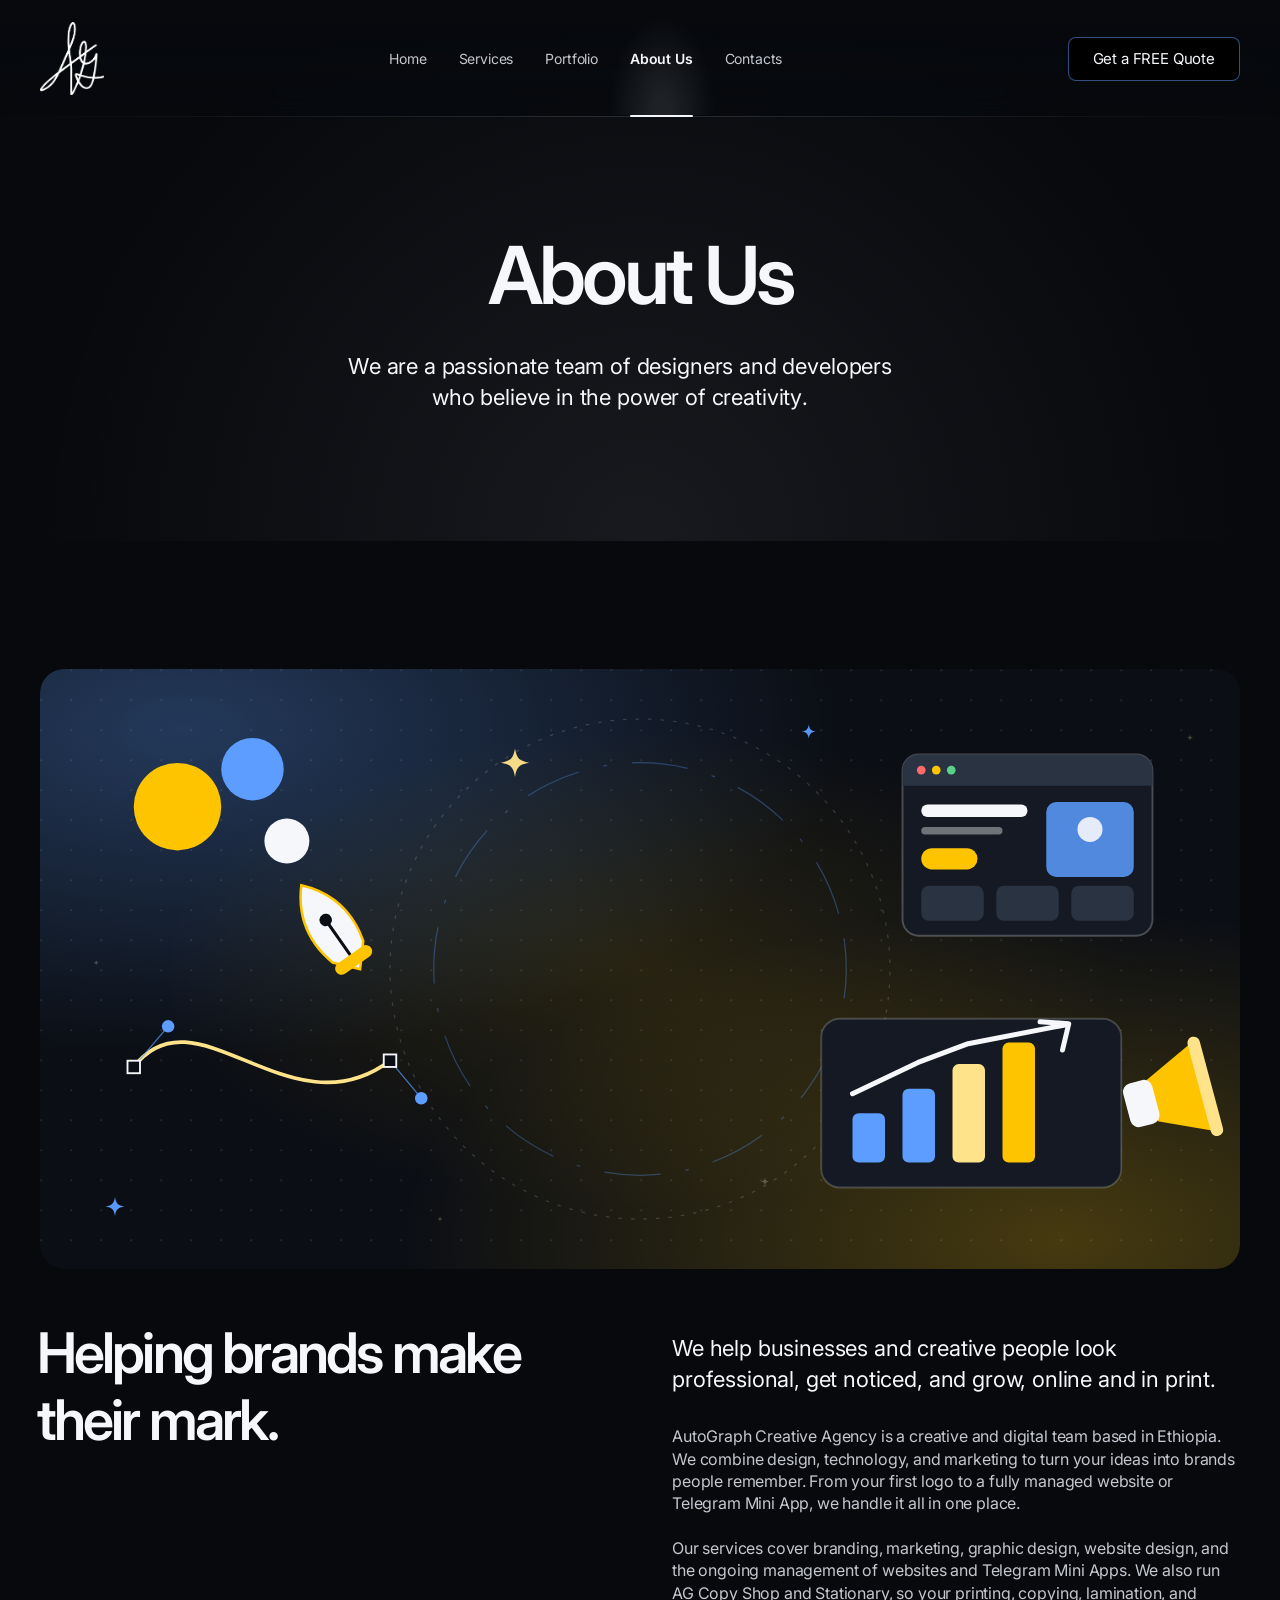
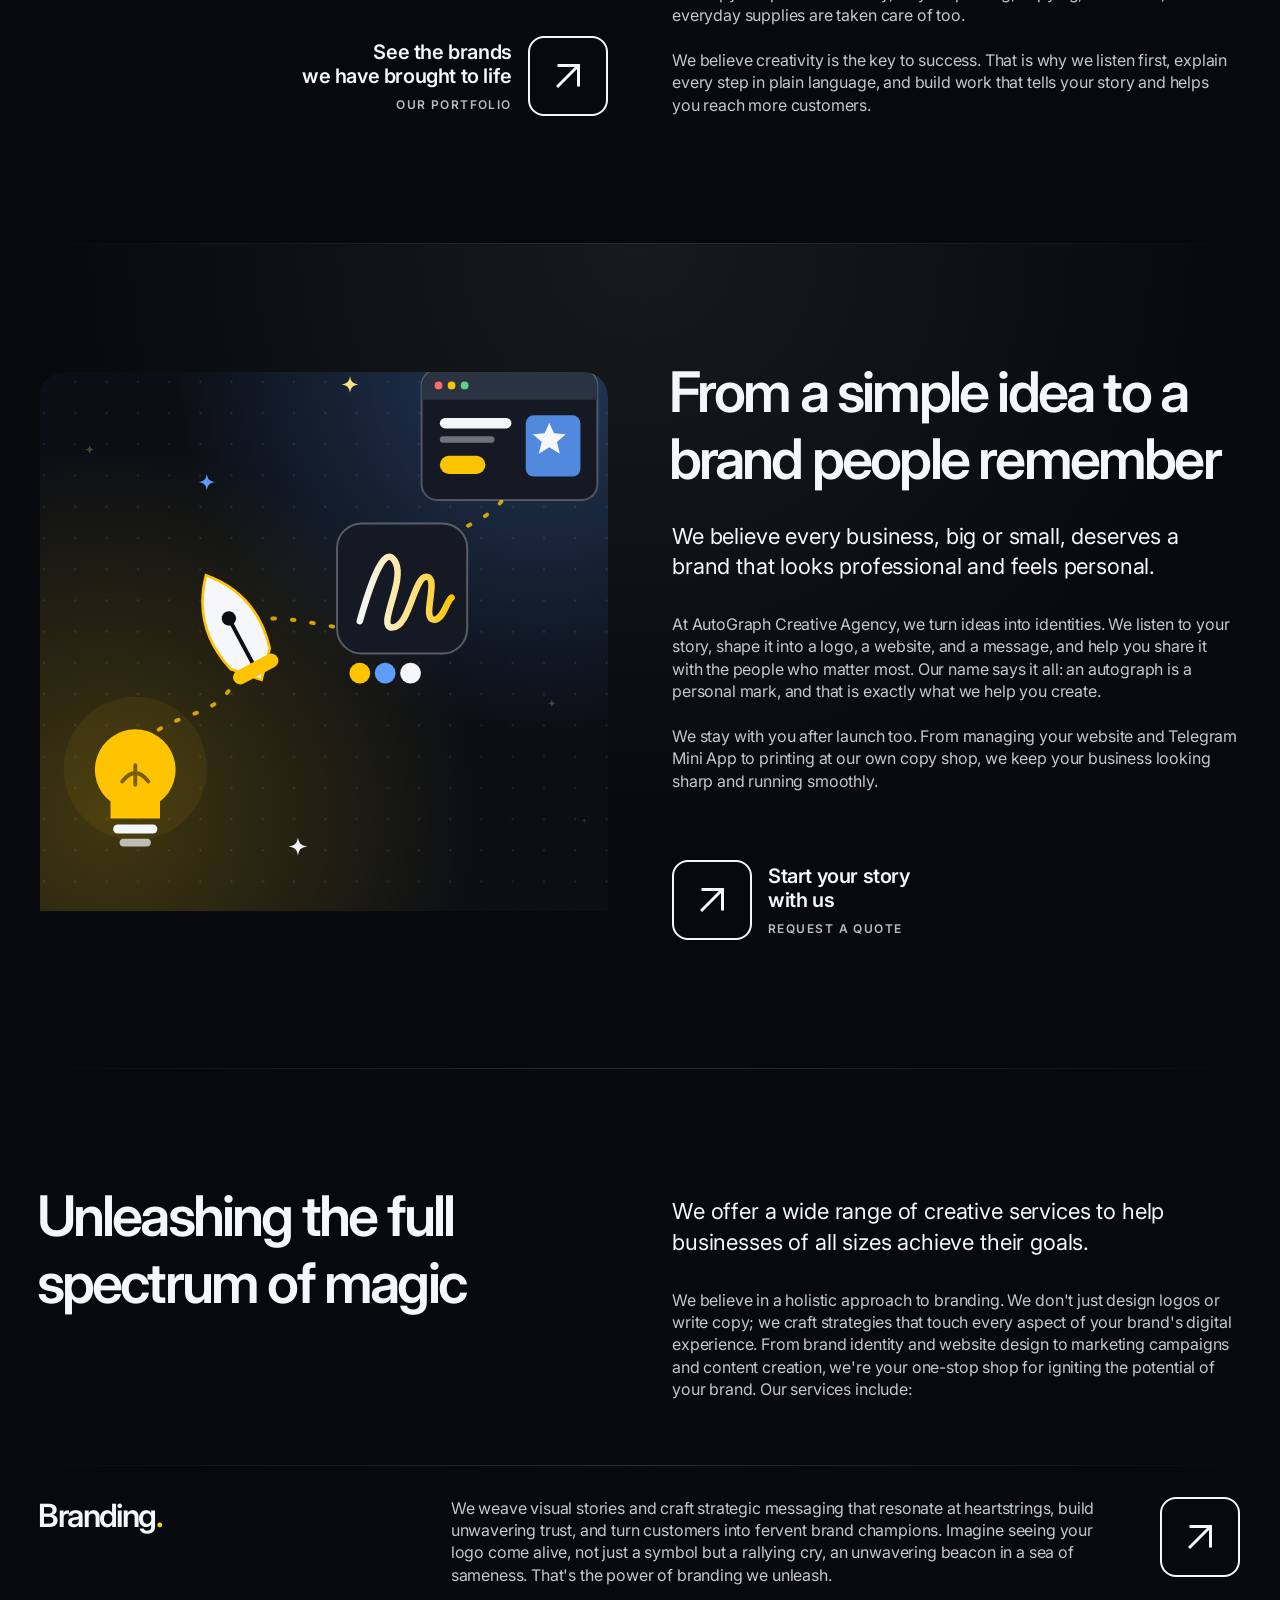
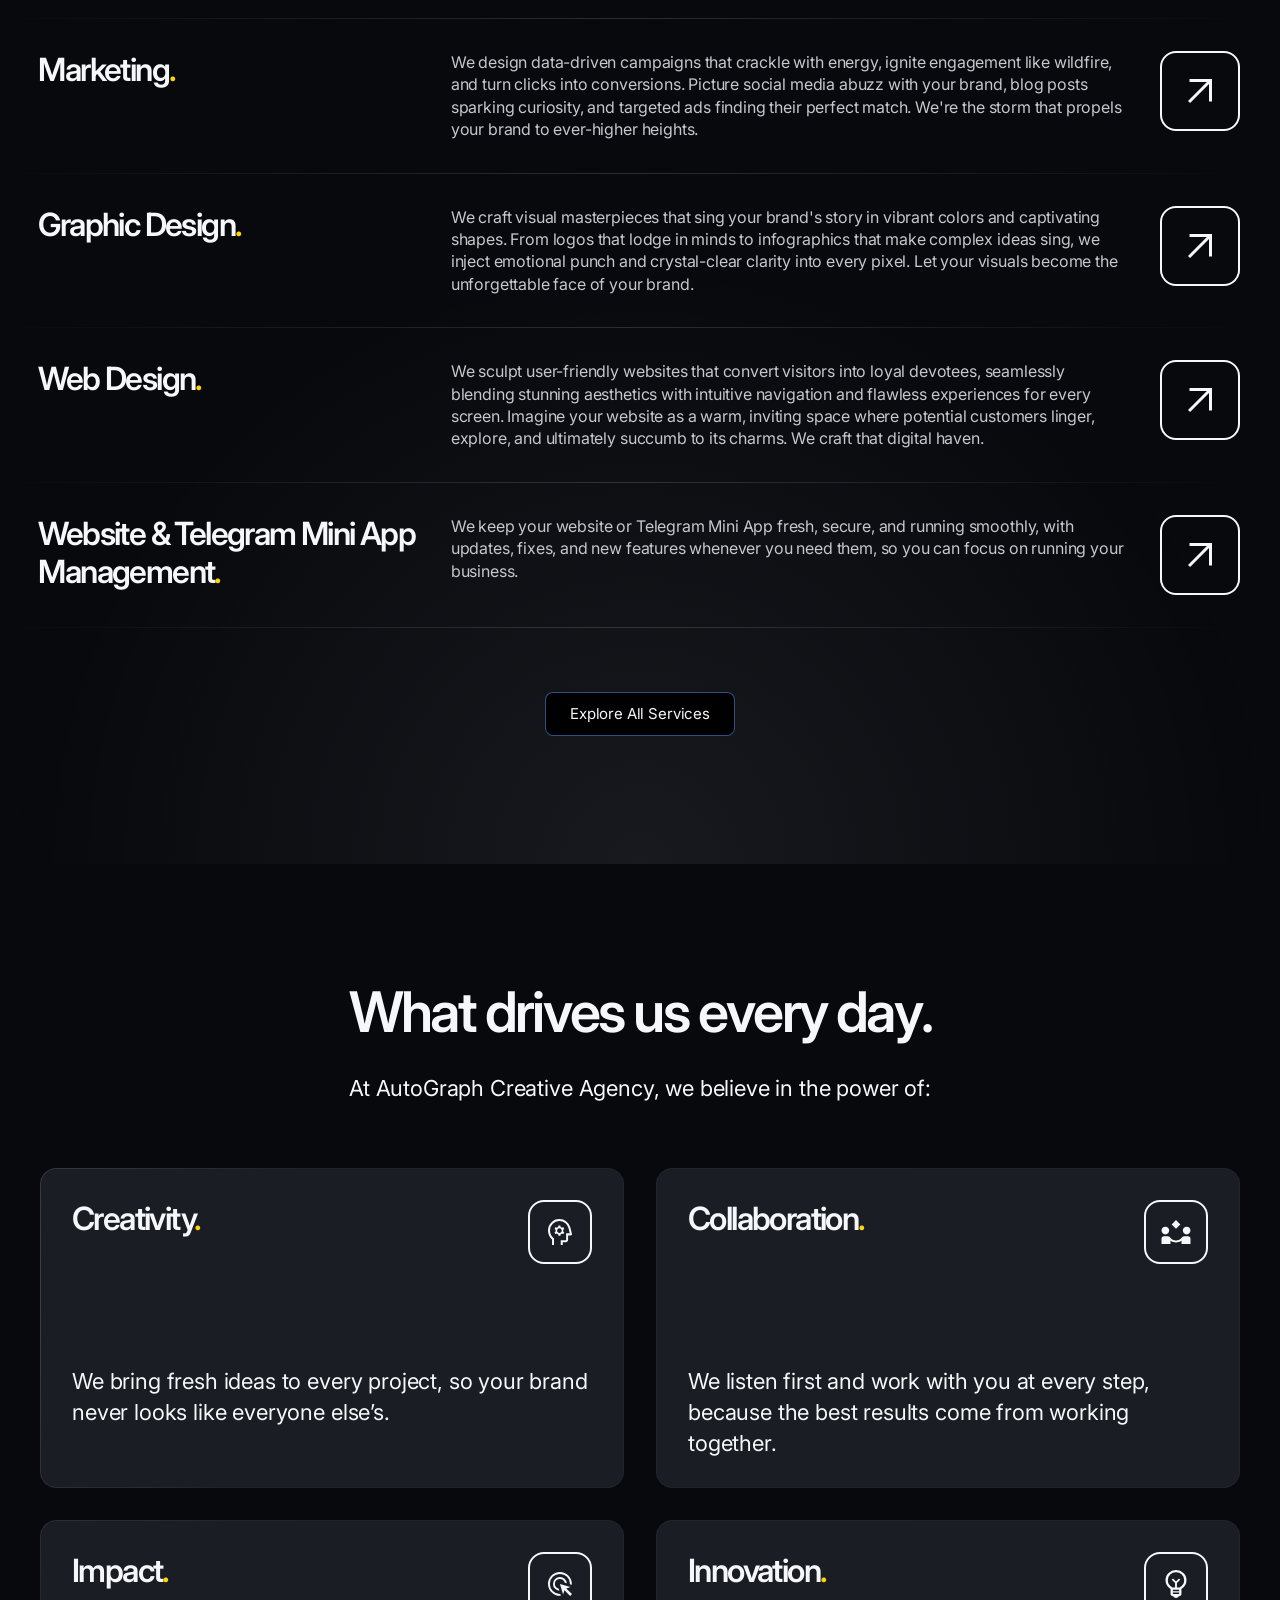
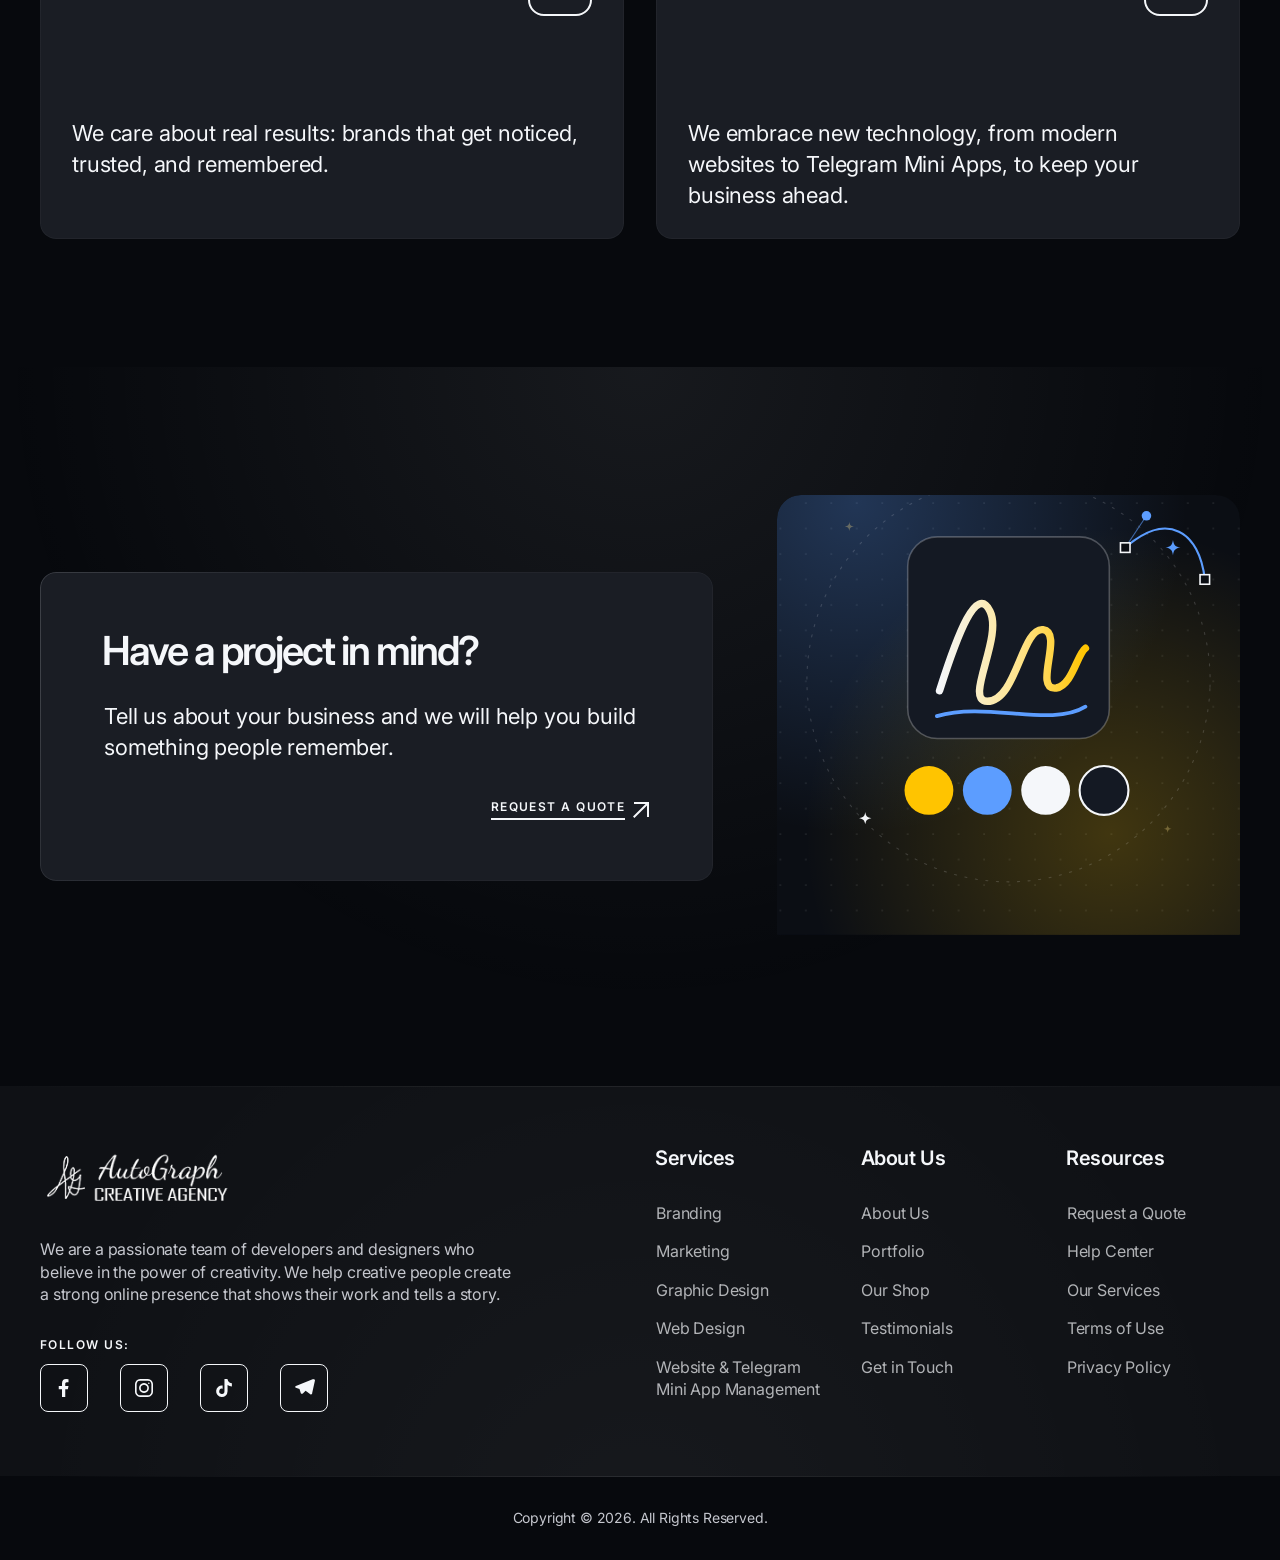
<file: about-us.html>
<!DOCTYPE html>
<html lang="en">

<head>
    <meta charset="UTF-8">
    <meta name="viewport" content="width=device-width, initial-scale=1.0">

    <!-- Page Title -->
    <title>About Us | Autograph Creative Agency</title>

    <!-- Google Fonts -->
    <link href="https://fonts.googleapis.com/css2?family=Inter:wght@400;600&amp;display=swap" rel="stylesheet">
    <!-- Main Stylesheet (config, libraries, grid, template styles, responsive) -->
    <link type="text/css" rel="stylesheet" href="css/style.css">

    <!-- Allow right-click / context menu -->
    <script>
        document.addEventListener('contextmenu', function (e) { e.stopImmediatePropagation(); }, true);
    </script>

    <!-- Social icons: always open the real social page (keeps the template's page-transition scripts from swallowing the click) -->
    <script>
        window.addEventListener('click', function (e) {
            var a = e.target.closest && e.target.closest('.bringer-socials-list a[href]');
            if (a) e.stopImmediatePropagation();
        }, true);
    </script>

    <!-- Favicon -->
    <link rel="apple-touch-icon" sizes="180x180" href="img/apple-touch-icon.png">
    <link rel="icon" type="image/png" sizes="32x32" href="img/favicon-32x32.png">
    <link rel="icon" type="image/png" sizes="16x16" href="img/favicon-16x16.png">
    <!-- Loading screen -->
    <style>
        #agPreloader {
            position: fixed;
            inset: 0;
            z-index: 999999;
            display: flex;
            flex-direction: column;
            align-items: center;
            justify-content: center;
            background: #07090D;
            opacity: 1;
            visibility: visible;
            transition: opacity 0.6s ease, visibility 0.6s ease;
            animation: agplFailsafe 0s linear 8s forwards;
        }
        #agPreloader.is-hidden { opacity: 0; visibility: hidden; pointer-events: none; }
        #agPreloader .agpl-logo { width: min(260px, 60vw); mix-blend-mode: lighten; }
        #agPreloader video { display: block; width: 100%; height: auto; aspect-ratio: 1 / 1; pointer-events: none; }
        #agPreloader .agpl-name {
            margin-top: 8px;
            font: 600 13px/1 Inter, 'Helvetica Neue', Arial, sans-serif;
            letter-spacing: 0.5em;
            text-indent: 0.5em;
            color: #F5F7FA;
            opacity: 0;
            animation: agplName 0.9s ease 1.4s forwards;
        }
        @keyframes agplName { to { opacity: 0.6; } }
        @media (max-width: 480px) { #agPreloader .agpl-name { font-size: 11px; letter-spacing: 0.32em; text-indent: 0.32em; } }
        @keyframes agplFailsafe { to { opacity: 0; visibility: hidden; pointer-events: none; } }
    </style>
    <noscript><style>#agPreloader { display: none; }</style></noscript>
    <!-- About Us banner -->
    <style>
        .ag-about-banner { position: relative; overflow: hidden; border-radius: var(--bringer-default-br); background: #0B0E14; }
        .ag-about-banner img { display: block; width: 100%; height: auto; }
        .ag-about-banner video {
            position: absolute;
            left: 50%;
            top: 6%;
            height: 88%;
            width: auto;
            aspect-ratio: 1 / 1;
            transform: translateX(-50%);
            mix-blend-mode: lighten;
            pointer-events: none;
            opacity: 1;
            transition: opacity 0.25s ease-out;
        }
        .ag-about-banner video.is-fading { opacity: 0; transition: opacity 0.9s ease-in-out; }
    </style>
</head>
<body>
    <!-- Loading screen: plays the AG signature animation while the page loads -->
    <div id="agPreloader" aria-hidden="true">
        <div class="agpl-logo"><video id="agPreloaderVideo" width="640" height="640" playsinline webkit-playsinline muted autoplay preload="auto"></video></div>
        <div class="agpl-name">AUTOGRAPH CREATIVE AGENCY</div>
    </div>
    <script>
        (function () {
            var pl = document.getElementById('agPreloader');
            if (!pl) return;
            var data = "[base64]/XN4B5+z0XWZ/[base64]/[base64]/She9N7eTo1gwVjAOBgNVHQ8BAf8EBAMCB4AwFQYDVR0lBA4wDAYKKwYBBAGD6F4CATAMBgNVHRMBAf8EAjAAMB8GA1UdIwQYMBaAFM5R4gSBTmRbI/jjxM+aPpzB11zCMAoGCCqGSM49BAMDA2cAMGQCMDFzHRSeAXrSy1WOzkbhPZ6Km2wGTmZ/[base64]/NDZEdRVGTggs2cQvDcCtB7u5h1XVCf00qE3tw5E7ag/VQy/[base64]//wAAADphdmNDAWQAH//[base64]/[base64]//[base64]//73gb8yy2Q/qslx+ed9LKzPPOQ8cl2JrrjQAAADAAADAAA/yP425VR62BLgAAAE7ADSBMQpAdnwrvf7QTmL4gAynl7mTpV8lUV6auCwTLaLtdGfUnCwnkJbHyv3rRoPj+YTrb1PkEkT8WWuYtvAM0cNrIyo/fRfrGO6MzbhGR36FbaBdzu4ITxt4YcvtQfwe2ZV600W+eIC6Hw7EwSFnQ7wGgkJSsuvux+5fZPilWyIvjIMpjp9m1J7Sk2tgFXMWcnxm2CzjBQCUAzJPbsDWV0vf9F/YUA4hpgf2PUn1m4ht1B/YyG628iPbCH2T79gu89cRJwNeGWknTD7t8/kzD8fQQ/iwJlI9N17UpZ3FhQMiGu9X7WdtoFlR6opQSIqn54N39nVxFHrOqhWMUZpqK6OK72MWHPFNcUzU+MhflPXoP1ub72Jdce0Z25RkHYJUSn48g8FzUQWMAmlIx7fkSdZN/EpQIg1Ioakkh3Y+zPHuJWgRdAwB5chHXBeykwjQvTUbyfanYuANssPMhtWZOUcvkDyZD3IZckFdz8VSytUuKaCbyff+JbRbwbySCPe3PmtdLUHOSTUXXkO7u6zCs1tL6WJwr3oYwXeJgnqzGyoEGL+e1/6Pt2WKNIavdhwDc6QzOp5uFx5iAJCsR/Mdq7+4ew4piLwAQjQADfQ6zq5g5mXGGFfyb5aH4xj1w5XxsRItSMMPuN/N8jrZTlkPgYYibEqpep1AmcoTm2Q63WIgoP2SD9FkinCkyx0EPdK92p3SNDexqJZWoBOBXFmukmdvJshqUijdfVGpeK0yEA5/1fuPogpO6pkIW3Or8XR/iqliSA5tFSR3zdXSB5Xlr8tWs3Gd9xpWZhFoSUC83g52WYTeJJ/3Z3WLnhgl5GgAAN7vyMWYD/WDhyXOii4rEcmqcwxgkEbW4OpVR/ngWGMk8No7+Bn3C5GAHRtU3I5FWhEYJmzKvk9TKctVzYChMTVX38hdBiSBspa6jodYxig6lfYFJ75DbmuIFtv4E45/Y1Els90WcRafiaA47/V6stOl39KkEUKJfV8RAAB27XRZvQQg/cY2srDZtIioE6kHfmhNItEfuTPzn55Ez1VSZ5KVJI1dhGViczt4MK7A17KWZaiFNVrpiXfsWtmrdc44FG4Ob5qhGT/O8okNlKdSK34aBf8gW5Wlc2Lm3S9JxwcrO7ShWIsaXlB0miOF7gxiLlK7tJD55WRLJJzRS0RwRKtPqqQClq1xogJzTUgxDE/y6m57JrMInwzdDobBQpvWjg5x/Lw+BdjASm1+glvvjBAJaRCFznf+3yFOZNA3BXGnOgyh3X/DGqr3R4rs3arxw1Wze+rQQ2AoenQjwFQzJHSNEffPZK7g9yoo0VeqkmgyHFAA4AADCUdCQ811z3vhCo0QepVhRGvWHSZfIHdhmvr3rmlzCm91I6whPAM/towtv4887eHyCq+lY5M533X1AWvA/TV5SpnkNDBkk5FmQsvdNIu6wHhuNuD7QCJXkNMMqVOhOiFaUVpCwRd5E3bqhxoKdKsbtec+nrkp1wiN0tTyxTFaehO9bvunRRY06v/EmpaOTDeQUOQb7AzyNnfVM0QuzWZl2zG6wtwtct4mbD+4M2NgkV5lyENLy719tLiPH1LBIuR6cWRETeKfgya5V1VaQc/rTuuyumPGtHCXlPttLegGq0ijhMPI2YWGS1/4Xuu28X1KXzUq5PSfDaBACOyxtndpljlpCtjyaxP0Y6PrTLBqtop9GIoudIWqLDhFAQsiwPdJKrsNb1w07rpGuo9FXamjuNfMgWDlNQx5R/FHzJFXieVzQtzmn+PoAAAAwO6MXl9Db7wHOBkOb2DjRq/eV+DwK/dqgEXbuVgLUtJi/Pl2Q0EMS4cLvAz9hPzfBZaknNFAtz/[base64]/Y3CSTy84SCdFVmBAD9qN34dBpdRgFHvfNTgJfaGpUmZb2ukUkf7RbxhOWELqnYqWqcY1xYvhvHnNiNJO302htQVuH9+usrmvE+FgGqoqvAAAGWlOtM9U0wPVzS33Sb9X/XTpvCmtJq6hIdm9O8vtPR/E9FAQ6oJVb6dVBo06Dh5RijZU4Zr+cUMtxZmZQccM0grPARlgNnlUOQWgedRpZTThltNawEVpBTLc9sO4hM56zU4wVzVoWzk0hbN3/pN2mTPBrbB/wAULoF8LEVZAzL2atPiA03Gd9BRTUJUl9pzyhm8TqlQV6KW7qOs8XnIpp74fsMi+ye+0D9BRO7k5xw+//0n4G5Kyn1oVEYDcG5PghUbt7EJcOyXX54QKvtXJRBI6kAKzaWIRLGvRAADW5Kxktn4v+U38OqzNK2w36rTUAIp4EwXRuQYC+/ClfNsdXPFsNHvfeN5AKdRfW1ygtzhONoJzW5rCs6U2jWGkLQIBeVvMuATZ4umNaq2JRUyBeq/Bx4SALWAiYU3CDTp6l4bIcZBJ/m+3YbB88BF5JYiYjgAo/7pqgBXDTFK3m3EehM+/sj2JAnj1DuIc6+EgBZoEyIqWXLJHHJhcPmNElmYOKbNjDT64c1hdbiXO+z1ubC5k+lohVz2eIgueR56LtEwj56nr5Qg4qmXbDEATow15H+gz8q78qO1F59GpQkCocDWzyfznaYIQkBHM4XOsUMAC+BSGwgerEULRdOmRGYkvXd/8loFVXzNMfTFmHBK11uPknv6vBjhDcvOkHyLlMyrmWkhDi/c6xQwgB9MuLmN2HYVOhodXFEsc+z2hybYm2E5HwNPMoFGo5fTsnC1ilg5oBEEZFYIck9ck9pNP0HTG8lEr575Mi+I4kJYO6mwxxLLsA1U5U1uSMmx8jRTXs/NjejOEnz0MwyB67tXCx3RuaZSIik2JMBdsCFud8zpoeYEbhDR4uY6NoSe46xbCYCBUJ/Xg4MHLtQwlZ+bQx/oSpUfmS5Fn3lVRQikhuIo3ohhaUxjJYDXOwKiNfs+EWJyGEyp9PHoHxIcXLw3BHulLFyeqEsYhVO/3GehIM/5GJL/Atmz6O0fMCIgmr5zpOgykr6TVbpPXiyP9wDVCFDGlE7MyJC4o+bfXGpueGKLpucleepJpH4iAOCb7URKANWZA2OQzVIHWAzWfQi+SckKEc98dYqCqXDDnTNj92Q/8eZI2wZX51q5LJG2LtwFuXWp4BanXWW1JHcH36BftQWNX6KjRnJ7V9L+jgzFQmqg7gndLrCGPisg2BFpt6mNLsLFxFHZ3G/cBOfw4zuWbgu2/QV6BVbXYu9cnt4VS13jMFLh3lowx9pktICpgJVsk0/[base64]/GlTYXo2aZw7Di3gw0vEBKsr/KWB5ortKrUROSz2xy+E81zfNCW7MtH7023HNG9H68eljyQ433JIX2BZmV670VAzzRvp/MHkHMCnMNDTYxzCC+yuTi3B741qghb1pIqinz3UPzLY5pTA0evhnZML0HPHnfwoq8n+Olw4LMd+6bxGs9eAO4R/ROt+b103j8Brql1TNCEFFtCj83iwjwuLz9RMI7ywpa9xxIlzSHiqI7ZmzPXV0Zf4w75XXD+BJKK2jqJkKZQDi/z4GHOjJCR1FiQKsIs+ug3aiwoBS/8UTPJQEOh931bzD7jXrBg/u6Fj6bo/eXd1X4ahlDJBhnUdReJw7pAEFW11VN5omh5eCLiv1XIvh3Xf/xahivU1XFBiQYZQfQBnZBio46Y0UIMHeBEUSnpe8GsHC7ru3dgRfViWFqppx09mttVSp+4Sb0dv24JCwYiI2uTLWp4+a1RllRUMjLoYxsvq9KDE25lbnhMi2CtEqdn8ATRAOb7ABmzyucVzWqFNn3z11vXDG180CHfpq5MNwdgkJMWiNFvtE4+7Q/mMTcxUS0xlNj0mXCl2f2ybjiwvmEd5ryXJNUb2YxnyhtSMRAGAKN2f9dlLLKctiry4KUiG00SP9Kf3TPkU0VlwMVjKrVbBiVqP9PwPTFgCpzjyf+4gjzZSBdfL3Yq9palzacU3r28daBfmL+UFLlCusyInpH6fmRaJiYLDX6Mp/nZyS90iDiYX7CgZLqImqYzOwgEM/rBVSFi9kmPbD94x90KeBQc9ZWbku4N6uHYKrs63HlKCXTR3I+6+wscCKmnk1atw+BSdaGbNqJ0+jb89v0uaYqZ0DJZqpD4Vc6nwATpR4hKoLPnexzKLzTt0mL4PhGSRcMeYr72iCAkuLAVWOZNRGiZiJ4BUe4VZTUztGNFsBXIckNC0/yZn2a7yfgM9vQF+30d+Av/HBDj7FlG2a9ToeFye+SFGLUX8c3m5pHM+hv+o1xjypGYxeDGtfmDRe4ItZLP2nDUgpVtn+YP4AAwBV5vogZfMkvUVlYqiZVs3kLmFvdUsMVBG6KUnfWK63nNT7t2paajX12oeIsNX27sa+X5+7NpIMS/2E89K5pg6l06GZEW1LzqZ9vXvUDd3Rb/DEUekgAO3HOCeNiVyf4duRwTPwa5yzvQeccM54LvGap+lJcZWShKaWoCdf/pkJMhLwqpUV+e5/Zy8CPh1KgWbY1Ooczwom4Xzdbwd2ox2RoczZdEuHw9Glz4hZX/qaWaY+/uolH1zzeCC5dOMC1FSczXV5coGhYeWPjg69tN4DZkgAd65L0iClECUBGHc1iFHIHofJyXsJcMYX5ggSilOjBm4wPIGZl8sNrT9G5+lHHq0YBeoBfJr8BSRn/lcuDk8MhtayY6/xoilfIAej0/ld8nydK3hbZAUg4XPjOC5cwFOM0P5WlsLVbXww/ghap68OY4nf10ZXDnzohU1aIEGqre9MLPZ3orQ0gsr/T0H9mpuX/VsPQ46k5HlDfQZkJlPRNS5z04SbH+t0ROT7FITcP3xWLO+Rq0aavhiQ4Rbc62BCHtuwSBvuC3ojxmmiuRZTGLWknuPJ4e9RAFsbvZf6KKu4Ciagx8aHXZeJkIfA2dzDrLRGvkKIxMD2hzk7qYzG7n50i//WzUcW+xh/HVpkDYjyl3BtKOL8UaOAw759+Pu8AC6XKu1YUQU/8jaU+P4JwFFSeGktzzV2soe+Jb7os0YN1hEr2eQGtrgr/szBHTc1BTvcuGspMSTgX417huCQpgAAf3LcPNpIJxEQpVHzgzQzsdoGppGaVTe60UyuRBlry0+hfiNwNHAkCodTUG14CJeMzfHXvHSiJhAphiQVWeAJ7RTOobMcmPRUTxXqICu/ZiI7AK6AO0buY4jAZpE6JnnsiaiD8XpVlaoC7/lu8tCTZDCDcQNT6j1H+eLoEu6yUhERKiXxiy8bi89qldS3NZvfJdO2nlqJqrNE6YlghyrwHDMl5RiNVqdMQ9JQ/ynAx4Odf5klcDQIWQAl+Wson2dORsrNeQCUeMkZHjPH41eebQOEWs9ucUyOHf0VOV8yztksce9WgRewKcWhSgvXVF+pFA1EavkEmuy1Grh/[base64]/pPDf1BlPqCDuT0gMMltapQ7NUkBmKeLHPOay89JE1UIq6QEwxKXZ8j7rk8Q9c6SEjx9a0614sVDfjAPI/CgSYjkzMYObXZdbNGghnXGjKqHIeGPeJE0pNDtR5Uk0kDf75LZ9xQaKxGuI0qgABUC36ydzEKKi4maDE58fkQcm4+ZZObucCUq4A1c58CsZ4cx6UZp/7cT7IFSC/fD2n8WQMzCyoK3TaF/8RiLNgLvezjGt+Wa89tG9vgUOghv5jE1LSS4gjPwSpWx+AU9C7D/CtkdY3qT5Gtvx3xkCaGOUwxFbAUKumAhz0fN68WuKWfFbEokJsumJg8jkC9VPRgRy4FXOzzKGYcyJHXPAnoeY1AjNEk6njYhm3EScMMV+NvPajLPe513/ymbJXzImfCrUsmihglGNj0VRynsxHDEOg5ZSaYmWuw1Ye565oCgEbktN0/gUyemUheB+2dop1yJXniBkEcHIJfjn1Z6Z551wt/rCpwS8ukD1ofPY+HZsDGQw1hxVNTjrsUCpWR3h0su1Obf2YITzgqj0gENrqjvJ5iBM6ORgymUJ4q1ra1OpypRAZftlSOqSunXP23ANYMCH9oZyPSPnxgZqnTWf0Qul4WlCaqh1lIesk0jMdoDm8VngcitVznWsq2p45qwe/wSPp/35DatwRoWy6wL1sK4VVRPAGuwusBKuWad+MSZJItuIsWs5D0gZYnOiTn6ULoQxd8BQ0/qfp+6qkX5f8QE9USdi2dM1XU0xc44wl+UKXdyfG0o9fBNCzzd16Y+Z0NiNrpKmFZGKHabPyPDg8Da5StdVF7pG55YBtgCIGq+T7cfWxoFBzgwihlAzwEMgDyek4cRJEpYJvgBbuXDXR1R73zq70LQMPLjY4vZnbuSJSknYJZb9SWuI4M/gzv6VGeV+tkj6CJGL51HJ77ZoM29LS9oluuzuWHm2XPZPQpz0bVl9UyhxP6is+Lc723a3qAw3oHAJf4yg/+fKFebCmp0igZa/XLYeChFVaECldAef8B1zgiUuvFwWJNGZepKWq4R/B2wHcRoDuwktkbTA3BPOwb6QdIcd2FD8EY1eAt6c1ae21hpwjupQm6zUjyfl/kbekw2QGpO7kWQ3XXdxp0y2xGVt7xwAEG3CMdauVGa9law7wf8tVFiGaII2i4tegMen89XALHnP0sbNX34z3nyp1RkJeI1iKSAa1VT34JvGRQnwWcZQS0Gqb1+rKwx/T5eVG+hIPoa03N1PicbHolTia93Je87Glx4eVzHNlXhd3ShSsAZat/5weFjozdE+/XYFREpkS8r8N6tOGQqKLWhvNfsZhxZDhOCqbwS+MrPP6K9KTieLPY4ccRY9IcZsLoV6HifeNZzg5C7wBtemLVt8kTArC0I1e3wl2GAX3GCrbKswMxoNfKx056FDiy32QQK/5jkiWkSzfgLXQAXhvXt38Ch0+N34+V7ZDmzBb/PHCCt1OLPgYQnc1DmXigv0fv3zh60bSKyZfBJ8f7yYQEnBNgeLo+Zm0eqTwWfa8tr+FC7qQZ5s+tLSRuJuOEmgo4NJtecS1jmcNYrkI2qy4QRfySjSysUOjbXu3aE/zy7XJ/Wp/Cte436ynHChSxjtbG6y9/[base64]/emDrl/Xy4yaNUdP/6Un1rPeuGi0h43eF4P5lAqpsFVKUXdZkncgBYAtJ31ADi/gQAAFYlhkhyTrOAHJe684TROAVqWiEW/fP167ZiYRglv5lIXy4tLz49FzkC3OO8lL3Pc9EvcbIQIX6BECFOASUEcoHsVk+1bSA7jhw3955q/R2rnIiyHdX+c+dYCjh5EnWlQ0lAmPHHOrm8RJz97v2XEQIC8f4k8evcJmw604ejLTXHAbuNA4NuOWIrZ1WMG/rX2VchYCXeYSe2//2JPs3TdinHF5Sy1DtotcgvDVJbooCmre1c+0WfTEk93BC5bChzoMlBe7Q/u+3VisgwPCdzOrUPNZTsP1ja6ti17HfAY1ZnpB7jYSitZknRid5sq6gq1QAGxraV0gC1ifYHk6kdUwO+ST5jYIEauCvxYjJLJSX4/A8Nm+8jjdVinJfy48cbebQc353ZRRHHKeQs8pyQth2UN0LkQPMlRJwTO3FvY4Mi/U2ltsyRysmD7QIZZM/BEBu/s3JOx88Qvft7Llu4nrgZCzRhJJwU6QSvsnz60ycueaixB503dxwc/R+eOg4hKkrEZ3jeZ4qRgVIP/mzhavCSqKAh3AReIFrqfuAexnIfLBtvFQwcKd9YPRWxOOgtBoVNXjX2cyN/FY/JDlSxCGaDX+xiVY/7ak+1xMYXcX4wkJ9O8rHEjBFbDKGdvYw8P1qAZ+JBvdHShmmPbk8ThIO8T7tzIQcah+Ot5q25jRd/xUzLhPtNxDG9baEuXOy8f4soQWlJDZWVpQHXA3HIlqQM9DELGgDIbu2yhJrzmQkDtviA3zANfzRQEirAAAG+Dsgw0/ZG2B0QPsm+VVkUuhztmheHvMytk1RtOHXKP1YZzaevY5B1uaKGJntsjPq0VveHTfcMgpAxgEQAAAMAAJ99p1IJM0Fx5O0byZ52AAZoAAADAAADAAADAJ+BAAADO0GaJGxDP/6plgABQvhW14eoc22CRLJvNVKpXMjXGoABQQIzQCaIL+fUrDEPbMsDkSyj/KAA9SyvDkiKCyDf2Zf4FNZ+f0SGMbFq77upFKdjXV0U/cwZRRPPg2M0wQpWPGRF8apYBaA1g0Uc0rKuix2nKvuUIKpgPufsqNUD79y59pGZxtq5020HeVkgHwCTqKrsXkLmLhcv94k+Kvu4wM4Y1Fi2TcP+RgDu6+xrPsmNcmnPN7IG4snbLZ037tR96yWN251aJaD0GfJKUpKY6+lBMY/mVQzg9cTG8JfnHqDdlHjmpcPwdn9BUdUdeRy6mQLgLEIp8JIWD7BDxw2+oN72bum7Uf8E/jq2snl70VHYA1/ao/d1Zj1e/uo9kqCzShP5KFJYHMgmPfQF/VgPASORpyTD2zhaN1Odv7sTH1jYeXe9QW1jPmklKyZid29Uzxq2X2jJ5Jx7CugSCThAry5kxSIDXiB2UHzwNKF9arsACiF726Jcwx7U+IWo916zZQhK/MLcoA2onu52dka8xhGNXpw6V1yzDvq4Uhl/jNtgiYVTGV/Vj3fmN2o6MTHIEs8dXrus7H8Yw7dctsChrSGc6w21MEUDWCu8E7AmFZA7kOLzpwVDfin0cWVQQ7o7kqtZ2+DNR/p/lKpJVWXpx/X7AZnXK7fj2NLm/94TIiNG8RVer13wY4sWhOFtFouh25qb6YWpNYULqbuaJIedexYYrmdC8kZNWAvPDGKTSPfhqkBmpN+BzRQGdyRdRMVU2igR5JsPvDfY+uGXaakta7SjA9E2OX8k6hpEdqHkSB9U7TYBGb0GVACjo4AW7vz9/u536ZYrikDbVXjjUUk23V4fu/j8Vy7SSoLZQgl+NXcJ4eFcI0zgAoOyrk+D+2uITSXnWrQR11vX8hsGWHWBMBB+k3uVKJNo37dRjr8slkC3VWDVzOdvezUWkbpgmqw8+6CQlA9hTteRIykHYZGuTxcBP1PyR0/zAEhAoamByM3SoJn8g9rETkI9W4ZKCrMN3a25TyBdVUegbEhPhVPk2thF+Qti6ZLGTPtbW4UekbEVF1cLmOgQbJYXKS2ySrAojj9FU7lFx53LohSgAAACgkGeQjiFfwAA4km9IIgvWeAAiDO4+F8WtjUH4GiQS8/3icHx3cnilRunZCF1J0bc4IDPVs+3tsgSLamMmwYNygAixMkUUMmR/Zb8NUJltnSPoTicByFO+R6WaRn3StIhqsnJSW+A1J4x6GBN9zc5umeiXtBbO57pz/2cZc6dZ3NxvKlFEc32X1bn3RBOu24+YYYI1vtncBBrXY0/x280l8j41Ca9A3YSAZ2D4t1F2jR92rrM8iX/4pjBVg5gS7ICqk1v5hjQeMYry1xv/8zssddyTqAFnV141By3XNrLhYSjciRF/8ZC2WG19We/OrFyJ3KSsybGvcDTeK7ifL4OVwuCwqE73Qngu0+D6jEVbg41FrVJds5KGce7Qwdl5CgHS+PqpsvO5wjgr2ejzaELHBwDrb0jzkVgMTkLnTVDS6b9E4eL3wcM4Gr28ehr90zuPEtS9UkjFGe1sOHLDa9r9GHpveSlNEnhGIHFPg6f8P5v5TTRV6r/2Ix3dhuzQ2BfOjWokbFNuqRHI59MgLRV3EoIkTytaVCMZIVGW5Pqa/TbZqPTLlhpheWqVRIgXDogAouMnkDjKvE4QjL+L/ShsvggAVmoEBhBQpMEdF5l0QuOhiWJUq+BtwtXLbp6bjZ61ksEOIWfmyHFCdVAdPX6RkeIZkuLcloa2dFlK3d/zjYLoxBzIZ3Fpah4lt8/UZ+dOTlKv9EIAoTA38jgMwmoz9T+zEodVxlKmiFrnCX3wOe9qHrsUHSWe3/IgS906Fu9bEdyE0JS87PphnASc/h7xRNsB37Z1J28UudC713osPllddv96Afdwm3AHkh/LWnB2nnMSa/q6X7aKiQB6K/3TlwI2QAAAI4BnmF0Qn8AAvyU3R79ibu5LIL/ZXTbOeBdUdwSHUHmxZV1MBB6koggMnP5RKdj7wIadtqpVPF/GsGPBLrqReX+mLQT6bHYR/bI5mSdvqeYWumTERdUCWecwgi+4Yn8X0HIBv8DvtFZU4NbEsllWCWNgOylpkREGAl/qXWSZ55nuRX0gFS6n29hGg5DgKCAAAAAbgGeY2pCfwAC+/GJOTy8zoCLv3qVsrRGeCBKeuexAyTBUSNaSIDQKItFhLMZD9FczYNLr/cKYS27t0OjngWUG902PFkFWHQRJ/o63sTXGJrG+fgtFyXohzFKA8BLDLLT9yIoC1VRUpiJzeZ9+2OnAAADMkGaZUmoQWiZTAhn//6plgAAAwAUv4V1APy8Bj7QnpBCwmWbio1XXnGmN4Taf9yZ8Tur2u6cxFUa7q7Ey2NKPH9+PNZC3xSu7qgcm85EeVBRd+5HjCh/+/ZuySN/XHhRz/+u7hcuHm7eJ5aAgqVTGDHZWYRiuG1AkB9ejPKkLN6rSBlluiHIuLmeZtCBkSJMi15jY3Ut0MGYNg1/4PkgXJ59dyA2/6SbCeffUX5XDW/YgDDVucJJ9GeupLite0fSgER7Z9WtAW8UIP2CLY8y8Byy6mft1NjyGPJkSgokGMy3QEbDBoG+AORoNzT0qCJ6HDSglQXgYwIsVzj46gvLzZhzhQlaZqD55MqvlvvGIRmhOnJYS/J+Nelmk602oZxCE32YHW+4MpV5PBTvvFW0mGtQEs3yZAqg4Ksse7vLcQnZSpH/MlEC5QRCBMdiaYwx5tpBAMCRiKy8PNYBLRPU7cKh6yRojh7N4AQHHRxqNiDD6tOj2pF+WlxhWClz9rq2k+NviYuSqG31GfFQ1srZlkY5ELY68q2q28uoincEKtIFZUuwJHwlrATfBAnOv1RMcOj4iUKbcX+90dgOtMLEM5QuL33eUUYFX2bBc8Fnv/R6C+bZiJno/YGfBd+FcefZIDh6fpKsFyLa0Mv7lqtDGsDq1zNkO2Fj6uRN42kLSVpKSKQwPWnKsQ/hnaxivb04n8+Wf7kPUy3X/na8DQ803OAGhFk7WIT+wvkLYhd+t9rfkMrjPbK93+mV0qOW97VTDsquFWvjCrrzss0kuON5d6XcFgL3plLtuwXx1bQfJTFdO7rtXYHSZ+MrkDKIrO63NA+wmKC3eWg0VQ/ADbyWfWnUrGugXllqSUGUsXqt2n4I94X/h4zk71MnEXYJ+3dASzou6vmCAfCM899Xf+He0pvvYvkksxa1GoKyPFh6urdPN/4vm6HMSwmhOpDEoZ6yeop4QAaLo8TWLXVFvS95Ojg7big0pz7JhNozMcJMg60X2G7qrHwlmqukZVmkDbCuSXdPu5HJtLtj56Cc8Ni+BboyHOvxg4sHbBCsSpJlZ7HV72dUYKhbyRd+eoTcBSa+hjixAAACJ0GahjwhS0TKYBDP/qmWAAADABEEB3wANEZJQ2K4vjCE12Rbl9TZrQP5cWSTnkaUpJ7TLX0YYl5URAxVx8OTgOm+A4vAtiI6cW+HBr7mUXpQHTshtX7wAbOwwRDHiAkwFC/HcX4CUhHI04OQxMI9jj7opKZXMZHeUMI0X8dHrHdkgta7nOc/TmAr+GvZVY5M2tswZ1ySglw63CsibL5/nGQEJyMY+5GZMHYJrQre/5RFD6HRSdl4XLZaEwqAgW7/bIRuiCVbHXshZZQ8f8mxqC0G1Ukc0/mR+kx8PDUnSCZN0hCzcdypr7SWQKY3t5oYLvRZXulsZ6e+Q6a6OVLFwRGIyPjSWUZ2uWKcdXNqzso9JjMpxRnXUJXnuDtf8M6pczAtLz3bj+r8YSjTd9QvWdR3bmXMd1sJrn7zplzFFTkTpp67gZtOagbBBk/u9QMFj/iHOm2gFF8DdTPx/povfYJuBKQrFd2Kyi5wdhD7Cc4nuBSrSvVAoYS17j4HBRE/giMBp/pNhaayNREtuIOOPiKF3dz8QHBUdrSAXiiXzJ6is/seJEBYXYGTdgPJ2ky397EADfN/iPLFzHJye1471RVoIopxBJ3+duUzHJZx8VK/V3nHH2k3LfdoJRHg0jOAhwVxpOygN3baOLViTsqdFZ+vROITPjndk5aOCQlF9/Yziw6Zis3KmGXClzt27ALdI2/tldnGJzkO6N8V3AMi5Bl69ZROuNhBAAAB0EGap03hDpaJlMAIZ//+qZYAAAMAEYPmqAfB2tysqUI3E1HnYf6ZVeJic95J3354MRR9ZZ9PDqxQsUdcmCDfz6b2uecjKgt11zi3bwwBToN0g1DldBdIgb82VXyzil9mFq2G7GwgR9I1a8cW1JEo8K2zhcQoA87ToMpHN/Y0h3/+E4oKGPE3fb2VP6xZ1TXufxt9pCq7LRe/cbpRCNBMcMX09FarfxR4/f8gAdkq0vBT6HkXbROPRo33Dy4T5G65NTju6KGdtSwx0JzJDuDFJHisnjZpuSGC32nAvDG3c2OlylFUtGtgnLrWKckfBioLFCI5yRgd6ElM+y5YzP4dFvnl1PK8rCArvRpat37G+BVtst9zefV5bVD5BU3tA4T/93+aYEcGcBwbj5bmP4WKZD7VSXgDTT3nzUTaugzr/12AdX/WuFRHBcvXST6aBDR0FvMJScDoVqNIaX/SH2ZGloISn47XCiC9STSLYK80up0dvAj3mGM+G1EbOaJmZDHj5LkYGUJIfyfllq4SWBwA3Z3y1fI16YrMGOgsLl25RyCYcO5iPWC5YwnyJgXuC861meTZ9rT0nSEaDyAmXv+RiAFKkHA71aVYAXR8SRtOtwELAAABdkGayE3hD6UmUwAhv/6qVQAAAwABnqcEUAWAK4tg8ItxrNzZQlqePpVzx4YSfzobYNzUqDG4i9nI263JTIKFim12vS5/Nb/7ZMJLxJhMKuJK4PfVJgHzKPA7Pnnmz4olbI5zmPSRPxnyU2YbzLVH5nbTlSOpXQwr8gESGllV6EPZRDPWeNQQNHCSoYBNp0DedanT2bWCnLRETJpI08FvfgDYVvdAM7Pvp3i8pp1HsyhoRhuNP9YhTMOuopkPOAmN44LdJFC6/zlfAcHe7Mr4R0QmKt3V5UVUhhi+S5QYHUhGOQH0uyG1ZPHss/Jtlk4JYbTmaeCqGsAIbDVr06v9xJQ3dKiYWZQYlQ6eQPo9P6l/PZl6aWJoPcnTna75Y62eg2uo7Z/x++H7kh1WmIP4N5S4ZYt0AG32/274ORxl6HzC5q5w4fiLqOApG0CHRfnJYu4BRV4Drv37F542iyx9tM/thKQHRfkCyVKE63ydWXfg7UAZOOq1AAAF80Ga7E3hD/JlMAIZ//6plgAAAwARg+aoB6KltgeDdJ1U/Rq5AtCxBkAN4yI8fW77YLK7lWYC4kg9KSPnnHXWXrOtelzu+pLkKIeqJxYNXbAM8IZlxz/zNxIqNWX0FA/UMCdNB/hPo93MlzdgomLfj5g/p8NsWpKbI3DCGkZTKu2v+GY0S25vYje3qZppLiaorx3yWAusm917vX93pmjgLoz5lSrI9okzCxO2DblOrpiqkMovHEgoGajD/[base64]/bIZUPmm/1hKK4KM1FH5h0UqCMo+Dp2XLQM5BaOsowMlMpJ0BW8maVrqH0m0C+2SlmgOQqMIktWJ3Z+TnTgCD5E3VdpRmUWC1wunoun0kF5kuNiGcOoaIm5Owayk1TEKH92VVZoGJrg16/MGqEh2NotMXn7yK1qG16p9ovmPofiiYGyz8GuxkVTykalztXzexJgHYfJxie/qFtk47lViPBbSIVm/GIwmFCjcblZcnk8BhbP/uG+0QyoWgLEjz6ZWyKHP1Sk9+/ZG0golyWrrC9df2foaQFhZjrKWfAt6OOqF/aYrGucVepHhjKzEP7GJ6K7I+smH/[base64]/Ckiyi6zWmhvAuQKh6pIY489tZFiR96PjturPfxYV/RCD6J2+v8puVkBuUDStWkjexA5dPof/Yw7P/creKUJOSqKAKR71PTOc4L7uLFGNXqbp6xazjpKkfDa+1pdGleIodakIWSiz6rWZ5NkPXmu5NJGuHDDHg1prxfIqfbwT6fljxzfV51JzMeBVjuLX6/MrWWlGINhLBLMNsyyFGif8/88hSUP8HGvYDIZvF0jJpPkvnIhP9lOj1orROQHrSL4qHSZTrNNetk8vfMPZgZKIW3SdrC6XQMHnqWYdRvZK6/w8P5kSP5YTRM+Bj9hdX7UQXXEGfhm37IccLzfr5VoUarhTl3kBrlbLhZiNZzWlhSlD4WdTy1Rie6w+PZdJhjL8NngaymsEwL8IX09etiDdNbPkMjgFOzNgVeNm98tPA/wunsfUgohgiFfOTZSSqBJRHXdWrQU4V6L9XdtuT068Q8PFKKC/jahZDXgxK8IRI1k24VqcY8vErjPhKd0Knr8ygZ+9spab7tQ+PxuqU7R+Yxby4jpcR17T6Dsx+k7/agS989HH6F+vKYJvKxmwqUm0FG+Sd9bJjk4c+GnfYLjqQa9v0B9SRznxrw5Tn+PxpnsMXE1kOTFRfgygyK6rWoLoMLodwGV8u5YA3GJ5UOWXzBXaPpgpdbBWMdW757UnMtiJtqkIC8RoRE4+ILWi34yYUTsT9DCON+WbyA9hbeDsggiDeD/kZg7Fe8oj5NoLE2ZD4XQBbBvMhst+LEw67E5LRHUP8C3F1xwVVJnfzrKD/EHsfssvdGTzu88FvOFwRg+j9Wn1Qk0nh7OEONuNvkvN4i9HYDYWcRtItSWHSgqTgiVECzi9uoXNtiLQaFRZOfZMdfK2SfTNQ5ZzTusETnCxmlofx+ubfZmas4vqeNYtJ0LG5LzVIweD4gLadAf7XmWTw/KhoCvmiuauW+f9XViVeUadt3zN1j3UCUnqAAAAAW0GfCmSUVEwr/wAAAwAAGcLr2mPgvPGkfyvyoHradQ4mkP6i6lvU6ODKpaYP3LeoCR/30NUADQlAHpXwTRaXUjH1ZGZHC+VV5mw0WqLqp6plRYCVReO1okDGAwcAAABPAZ8paRCfAAADAAC6NCLccZcgpq9b34meckNX3AwoNc/lNAHjGNAAvmqon6EGcsSHduwirjgV+JdMGLO98A/SLVwESpG6lSQO3qJmZvxnwAAAADkBnytuQn8AAAMAAB8SwYYzub7bSFOuCE5HJ6PvA+2UggAdkbJoy+usgUlN8WTDkO2FhBLvF6aAM+AAAAI4QZsuNQgtZMpgKJhv//6qVQAAAwB3hZjsXs4mggAIyuF6XDhC4We/rViEqDpxaxOwQP/4mY8vhqTpOcvsiBQeDTmHcSLk2e/ZmGhaEgo3PoNnQV/sEFbZu3xfJ/41HDM7iwKjes+kogq8ypWJF9dxuZMNrEUI0GF/k+z0TSMwU6+Rm1DCfOUYcmwC4Q+U8AhDTC6y/t+XZlqd6PbhNYm1QVvZHVaEXoNT/GotDqEZAWeWKU14bWwY1yZBGPpbMNQDEF0i5jQ94LIxMf/DwBCo/x12OZ0iyKtPOAiv1Of8BMNg7/+qdcvhw5j7xJPdcEW8mcNGrxNNtso8k7D6pEg/Knn4DlWi0od5jlc48Lt94i745yvedK22Zs3PxSrL4OgSZy2uI2rgeNaV32C510tbifsXCvItNFzumOBamqI7hFsVjMCPPQo0YkHDGLZ8eYpJD2gntI7+wfRlEi7PjqYWBV624NeTyMaENNnfrg8b/RQIBRjrd85xE+wAfoDfj5t0ulkunCfB+Clp6BzrQMLfO1LY07FOjJ+oxBxWeC0IQ3xROJeC2Ujahhsr7ilvApi6pDTCS4p/AUhyMq2YKP1vKUzCiEe1QYSmPsZrk9iM5fD3N9aI3mH7z2n9VbBKB8HQjQYKMXQjvssu+mmHkvcchfOYuHLRx0qvIRdsPJLnDVcBd4WjJEwQyXDmnY91oK7rW/XMwMQIxCsEt9rvLbTfdHxQ+TmOgy81iBMWYEmppl6/fB3dQAAQ8QAAAD8Bn01uQn8AAAR24p3Z1fe9WwwoRA/8jEUtvTDZtXTANE0iWiFftCyPejN7u59WgvJMeq2o2B4f4//iUUX8BF0AAAJJQZtQPCFLRMpgKJhv//6qVQAAUswhD0Hm8+hUERNQAjJ7bWiyE9SH+G4xefDk7hbR79y55k6kGbTRdzK93xd3Wh8fW54z8QHWgDxNfX0oAQRmjUUpsoP2AcvhCX5UnUL+rUqxI5vsuqUgxDYO8Niq0GJrF/oDZe4ZC3zymOTjPr1R37SDR/ms76uUMyDhPQLJXEDm/CSe976wGgdfdkETQ3+rL0v2QroJAsG9ZlvXIktJNX9ePUhRwchTH4Cf9uBlL3IP1IGJm8ipM/N564evshB1LgrBHiO/bUPe1ZrbOWTG4NSAeilR/4rlIsxfNaIE8xPPvj1Or9mzPB/e/wij2y5Qm6BERyYkjYC+1gU9xdPYhfNbqyf+JF9KU6lVpw7IJeATsbe/GD9R5SVmNbhOWNNn+INwoAB8cPiK948JbHsHrJrNR7Mbr6OjiP0Zkl1KG+YA+L5KKyjnF8FB/[base64]/+QittV/LI3OSRTb14gbzLrBNrfKqXbf/RfuLDfJsFZNuVBvBHp/rnMmYIvK64FYUbSxdNI1rMTtO5AusqJ9/lAyWP+K1lXb1KRSeQ1cNIAAFlBAAAAWQGfb25CfwAC/GvEpqXNW+UpD7uLu8VIu8AF9az8bsUAvAlFRwzxILuLstMoQubE3oJpqMgwMA7K786DJtvg/NBrz2Z3TB4xf7Sq7zVyza7DnMPjABSwAFJAAAACh0GbdDwh0pMpgEM//qmWAAAqVdwRU/fAAlLmcn1HPlZHgNLgRyXn8H0uVPKyKUDk5uryLqiCUp0O1OQt3/uAfMdMJPcdOcLawhdbEwRE1LNkCnpFcBJV9jNHNuciG6SbbCmuQK91bpqFvKp4L/dxHxCHJODLPyJrzmwOU0vT/9LonUxJBDy9chnFuaKIWY0GkTA7Jt9BVaYSORNk00sbY59qf8SnVo9fPmVoAjwD9EAye+g8jpymKl3UTHR2iD0x5Gmk5ef8lGGuFRwDIQPJ4JPADPySa8U2YjpV8OBqf+YgSszQ+tr1qLXqnC21EUD1MkRTMfBetVmo3xQ5TM2r6orKlDcpMngSnRAJghly/OFoRLwlzzsySGDlG5ibnFWvzveEwalksA7Btns54AjKI6ud0iWN2UV+FJgX+qs/fnMNTQrhfwxG82h1HyoxOd32CN7pwOoduU6lD3z0EALzEn8PCW/0TmVbFJuKeiHRRFvIo6DG8x1YRg7XYRTwDOhHZj5ccFY30f9/rhOAR/TTMwoiFfMqOMDlSoPJpPPpgDdFgxorxPDCJyJZJBENcrfJZEzJFj4vG0qOQ12XfOIKZZRTDuggqwuDOKjDQ3ZnpsDIHG7+xYrrxUe8zLGomqtrbB0XFNhW/UT7yZ5FacUHfPOWKz4PTfwofNKpECoqhBhx9y3Jua0g4PgvdvpR2W6Q3XYUaqiME2urSjVB8R+n+Dny26EVAqAM83OBdo/hrb5aFvLJ06HrQ5KtXcwmtu29RNBy56ZGkNPOi+y2dw5tZBuNF9l1zeXlEnfH7TwfzBv3kpdjXxKEDRyfI1fEIK7113M8UlftGxPETicVlPCnsuzGqPMAABFwAAAASkGfkmSURFwr/wAAHa7WGYrYvYCZneXKymuVcTYvCKjBpz9ABl2rEXmWk2/PF7eHEJaNwNLwPyK39+t/tsQh36Pt+Rvg1qH4MwFVAAAAMAGfsWkQnwAAJK81PW6ebRDEgKV10swn9ugNq0PwcZEuhEz/iCsQMj6juWCAWjgBTQAAAEcBn7NuQn8AAAMAOKWDIrn9sAavPWtIQAFygAOsSC+2z9izPkKE0eusvkuNcAIfb4sS8JIz6mHbpNUekVgwYQLHvRoAopYBDwAAAPxBm7U1CC1kymAQz/6plgAAAwA+aIj+AJo6BVi58MLibaMoSIWipGt4xZgPOhJZcHBYXZtg3wqj8eG1gipkeXh83IzrNUOG/6c0bCuSydXlg3Scv/jmlSjxWGJs7r3gbxeDJwgbkEgsRORYDe1sNMz4MnDo997r4nRcW14EILMWt68k/bjUGLXQhPSHjSHSv2aInr5qHZym6+N1rC6lcYYy61ebaiEkwY+Ip7oEet+jJyCLBOwZpfUFT4OIfaYZ5M44L4zVZrtltZN8a1CaCTFpA9dhNDHQSQIofPxczsf5r9LF5TFUDJzyXXKBv7PdnOaHhe/I2jY59QAAYEEAAAEYQZvYTeEKWsmUwAhn//6plgAAAwAABMfmJn2npkvUTicAOhWEDsdszy/pnlqD2LNa/cPOX1V3jMBjMC5KnAGbn3ys2IjBLvTnoEDvbWkVdJiQdu53JM6r9F9InPlkQGNdKrWtS0D+jGDZQfHjYtvtgd3o+rPixxLLefPEkHJIESvXA613nkdZEhRwa6B7EMIQm4677LKCnAx5b6F/67lKBnz++Xof7sOuULgmz1OKyhQ+XI3o8wk0geApH9G8AwCRpKPHDp1erOniAdYa1qjid2PGuKdaQibcpj6Mn6Zif6/51X6yITWMytxXl3iYn5YQj3jA/aWSTm131OaAnuSgDyTIVF848vA6DTpN/qX7FaXkXKwvthg+4AAAADZBn/ZklFTwrwAAAwAukRavAo92M6QN1n3QGFagLffrEEscjgUHlGhxzkqz4oa9WBG0nCpoAb0AAAArAZ4XbkJ/AAADADilgwyoMzSgCCe2+OWjNKCFL7qG1BMDlekSzNkTk4RcQQAAAJ5Bmhk1CC1RMpgEM//+qZYAAAMAAAMAkCzOdUTVfdTjoAjpNYkHaRQawLuD+YZFdjbprGRfH9W9wQHOgoxuIVDfFAA2AiTErCow0/xbtXVvjgMwJIDXyOilGS0saO3D/xQRUBr+833Pa7ZeF9oUzVZvD87ewrOUpcK9Rx8quMLtZPNSQXcPehW1vpX9u4z9CNePdmmHOTvVXgnHq3D4fAAAAURBmjpN4QpaomUwAhn//qmWAAADAADUUcF/kVqdFE4ZDQAMTt/92FTapD4A5VF9fUilV6gQRyDnFJi+fCtTHI/GBvY+C0EFHfMnZgR07+Kylb/Fhh3C6HDgcTYXB74+AHHc96p3MFNMzHrxs6Epx78YLKlGXdpcSnbqwDiwTdSHv6X2LTJlx4IKnK34enNR8b2+iAS2U02UKVlP/P5H2WBmY3D+5OhPJTC06JjSpWByv9XH2RMdhXuAFl78QGmDHFPcEBgEGBbosaWHkUFPoD5Cr/YgNJQIwKAY9MR2buuJuFJYeobGIvx1VJ00GJFPeqjp29Xr1S0EQMtXJMRJ5jcpwvtqP3q/9V7RhDOD2mNfGqUVaXeg0U3uL+Czfrma9DUdmsIJmOY5NRKhWxZkwGt737c+jGkCg3kTkB3b7/jaRNrtcnEAAAENQZpcTeEOlomUwBRU8M/+qZYAAAMAnPVvYvPgAB2bbdKWqolAA3Yiy4Ui0QDLeC+vXVC/tH2Ke8XhwT6NDwCk/bjrqFBrGjsznV4ODASIBfQA1BJaEhRDbkmw8htjySIGpy4p1G4QZ5IYAJbfv/zdO+UIuvo1jpWIPzmULqV/W1UCuvczKL6g0qA7rVZe2RnbtrEXChZ6SUqTlqKqHrFj3hbyvEHpPetj4VP7nUcjhDbCzB1QHiqcVo87NXrjeHvD0DxrpoVDE7+rkqFkgyAi4NLB/pE7+B4VwlAtC+5C+q8bMbc4GQF5Lw0UgOQcXyEYSojR9NTwbABLLGxABWBeK9b/s3s/UNA01pg3ZkAAAAAxAZ57bkJ/AAADAIbFl6HHmsAAxhQTvW453Hahas/bPnvFVSaTNUVeuMPYHvy4ztDfgQAAAKVBmn08IfRMpgEN//6qVQAAAwAAAwLb9wmAAvjraf4VPJzmycrDpCRVEg45k/uPb+eyPeI2Ut2arGUseWNVXXoeru7dlX9sNqSmVrm+bsu6tG/SsEuT1209FamcU6WqGdWQBYj7eMs5Ymv8n1Yk8gDXyT1NBuhMNQ6kJM7tqz2rzqq1nPEUkoLf5LdFpGoq//GAFAYvwKOWLiZqVrvbAV1feleEO6EAAAHnQZqBTeEP6JlMAIZ//qmWAAAOn+jdaAQOmEth2ySn7PX1oZwqZFOFDnZCg5z4mXecnEUbMZjTR9wxXBHfBf9Lr3vUaJexxP/M58+mcuhafgs8aHoEtMKwtQB41WzjiXuACSeCMLBwWUXHOUgBZBAiW2Qmt0gNA9N2SsKhUiJwGyVP2i40aKiYJeEs7j9nzaPmnAs5HhQynr5AX4DOeuejsZTmemhVbQwcSRTPdXY/2G+aqZSBr+Rhv24ZluYlWeiU6rM+s6NkaxlLjNN3m7WASB8CQHBYfPChidj0j8xxR+2PveBof/jmwg+AqIEi386BXohYXW4GhGXLYkxoNGmUv7Up7D0IFk8243i3o9KteD0nUYsmWYc1/qeOqMfwYaKPBkJAST1eDCJHV0oBO0L5wYCw7HyF/+Sq0rqv/km5Q4hKooFaAyx55d/VGMwU5ElMXmcFnV2ui7DfGg3OgEXxlLtu7iP5EV1iOMuYZ2p6uq+hMg7iBstJy7p0S1AJX97gof0F/1FZNcmNRgPZdYV3YcEaLJdUYegWzgz7w9ofj0bF8gckftSwWEuxjc3MDeyLAzn3fUtYTyukIunW/4HPcr/7Q5YjdXvPb2H+/bNex1XmbN7teJC1yOXkUnr5oNb5NavEe4CygAAAAEVBnr9klFRMK/8AAAMAKZZcemC4rZ7OpLQxoncqmFiDVT64dw4KtgBOqwv9ySyDGKBDgv9wrZUXsBHP+xN5iePk97fOAekAAAArAZ7eaRCfAAADAAWJoRZGSOLITIOjcO67Q2lnOVITFz8imsPOpM47H1ABcQAAACsBnsBuQn8AAAMAALoocwt6VQU1YOEvBMYpl2VqtKEgmasVLHWw/+Hu3AYsAAABj0GawzUILWTKYCiYZ//+qZYAAAMABiqOC+ANTooyrNjj4b/EUnu7qNW7H5NlQ0k836b32spLjliUcl7ZId1DQBIfuz9EiT6VH7hCM4KprcN106J6VpkyceYwjJkF3JrqGsmTm3QFDe/QnsqIsu9umOYue9ic2iQFBI/N+Fo1YkwuV0iqKtAuHzhy++CI1LfjeroP/gnJFLOgd0X0U/OGjXcNv2gYOkSVp10ZD/WG/4wJ4D5PDj2tWjefc5gCC6xdBWPWH4i9i1iIqQwJLAGiGhY+MoEuWj86i4XAPGVShQHaqCZJOL1yYr4ydQzHz9JAaA0SFHaO5snA+1fkjuS+XeSNqGsfKm5KXIGLGPJhl5hzGlDUSIPff7emkh5oI3WP/2WdE5R2r8HIvgfnBHbD8BjHDYfetgjElt6MIJG/pE36s2e/P9Cz/jdXZVJq+xM+lVgdhr32jL7GuxrbZwaOu78B83JR1zTQY5vx3SuqHb1LSoMGgq9fnLE+tGqaNt14n9EXrhBr8hzCDe44x4CNgQAAACwBnuJuQn8AAAMAM4w4zFMmOsIiBHhJrBzePWwVVu1E0a08sMYILK03IAC2gAAAAM9BmuQ8IUtEymAQz/6plgAAAwAThNjrLXBOCgKy3O4RyPmaBsMTm6OwcxzUWMcR2/H5EVn2OX9dIzSoSZ9qbfoeCOA12dW8JTMWdKIsUAPWUKhyeW4C370NUrLUHOSZpW8lrxvTZjo80oZE6ZyE/aV9uZ3f3G7BGxuriiZbFo5y2KY6dhxeBp3Ox3qFv6KFQ8JpgPTnDT2aK1Qy6iPLIcYvO36aejASAyFa429n++N8wSof6nm3uGvc9S9S1iRKhWkHibZDAJ/x9PG1PxkAVUEAAADhQZsFTeEOlomUwAhn//6plgAAAwA2TpHp3wgIarq2YUwAjISufCISv/QSo6/W4KukZJ+xVoAA2y2+eD5qC3YxHnzHvQu6U/TOmEHJHmbbCbqO5TjOfOIrMbeP/QhYfieRA1xSX/PqbT8FxZM+MhMtZm0qt2bJ7GrAR/9j3dnJo+fgHVguD7xr6tiwDRip0pchJAQ7UfMoqk2pyFu3x+G8VjmjdLtGM9nDqYL2pF/C0mIE9ZZrCkUpTR4FJtnAwecMTbRHpz4uWdWsy2WxpGAOrxCNzUGoU5kkh2TKMuPogATdAAAA5EGbJk3hD6UmUwAhv/6qVQAAAwAOR7V8awmAA0teSpFLgoo0WLNxPbu1cvSTQeHzeC9umLOBvM+Fao1krrQexqfnXAecB6r/LYDiTAN+nR4U0FDXhA1fp7pvReJmetVSTqDj0bmR9BXavOIRGKtHwCrMcIN3Nq5I+CJRZHYCdLcvOKaHf81sK9HI3WW5s24G6v5ZgBZsb6uzYV0Ra0qvrkkvb1jHqseq/WrIWeIA+L4LChRK5FEj8VsiaX94T8rMEiQrM0hvwy+WWszMa/eoQSf3hdx56OEhlhloADhzWzZd+uABFwAAAh1Bm0pN4Q/yZTACGf/+qZYAAAMAB0/Z5JwkxwKaiSk8454pdLGGn+Ei6KPF0UvmGp/samUt1nUbOPyxKMEgBSlrR/8SOl+j+gcz9AwGSMAFOOoJi5Myo3v4WH0J7mwDdw/9QDlu7cDzrtdQDlfM4mLlhVjgrM03mqn6SaUR+HzCD4lhO4zOdrsCEcm0FlwVsFQiq/VNI068obJcRhAhcweQNFBdcc8waArnC836pUIyhKUlwSM5WFR/CRQ5j9cjgVjHMFy/[base64]/D7CTVw6zl1qyK14yy3e730QKJB+ZS6S6/bBS5obC7gejhZtAIkOqbRgQ5t8RfchIpRWj4MQ8xdZqHNDzQI4vxmwIWkWd26c7nu2v5Vf/a7m3Wsb4PY4Xb2SPUCG/600qTLHO3k4aGjFrgH8pGifiH8rNI/8HDHpmAOe3zzu3UUtOSrHqz/YOaTXFr1SAGaTfCYXuYACVURvCWNx03BRscpxRoMRtvMrAAAAX0GfaGSUVEwr/wAAAwApllyCbRVx2xe++7AzVyOecepY+gAdpaeluD1j7JLdhWv1HUlN3qafuuoFtO1XMvg80BPBscYr7mLUHgGssT4xS8GY/jRe9b00RUbgtjn7ag9IAAAAPgGfh2kQnwAAAwAGb4MEt7K4VW8xEr2p73+dQAXjXAG1Fqv6MAGSzdXmleMmjfbBcTtnZO+rAOJHRV/bADVgAAAASAGfiW5CfwAAAwAF0gNGCYi3lUq3dMAF65iAeW4+cRbE/v0gUvgFhHqJTBYhfcqPiSxf5Hfzi9QyXIJt+T9PSHOGgCTh5AApIQAAAU1Bm4w1CC1kymAomGf//qmWAAADAABW+5LoAngJqhn7HEyQ89BYizsmOmUZFRilRORSNf4uA/l3bT3T4fiGGSgKpeTxFxQR7njW1IqxSicek+hF9B9siKVdlbqwdjSGl9J1SDJyeTCwbV3gf0pLBLdkyM/wTk8bdScALVY3Aa6XtJmFpb7T1hbKmEgGd5JW1ZP4aPwrW3gM2//DgFYpxv45Wit8zdv/F7NCK3rfsz73P4TW3fKJvMxk8NoM1OOX6QwLCs8CrcC43vsAPFscgwIQHTLzz5Mm9Ghk8u8q1/lITG5HZb4+0d0VCLXnHUdx7oS+mAWVYwl4Ji/NvuCvYbeXPzm2i6ijl3yyNx/N4fFt8IJ4Gad7Iodxg5N4c1/Obh+OqI6LH9BPBhfGA0yGDFRWQxkcpEjFcv30x8PYoMCSSVSF+DSzIV2GxkyAYsAAAABHAZ+rbkJ/AAADADOMOMu3aGRbwsOagd6xgBCdCu7dJeP8NCy8Aku6OHimnCWfJo3egGFBrqfpXskmp6IsSvQGDmnccI4ABqQAAAGlQZuvPCFLRMpgEL/+qZYAAAMAFk5veIBluEP+7Dvn2dRltr1WfE6p3HRae6n2Mp/v9T1rRf/oFO29/VGRgh3Rr0SbOzytQM9I/[base64]/ZyuzIsUoE8JWQIF7g3zHuDPCzl6d1jq4OzM14LME3qz2oWzQIgs2SA2+deDt2mFu/h0MVpO4j228CP3pyRO/wHv14Qh6Ut8ZViFhdkT4Bifewo03KnYn5aTnm9i64DVwKDAhUZVrkGdp2BsDggkiaEYjwHMqdSU0og4nijmmNACl+IEai3jABlQQAAADVBn81klFTwrwAAAwAqERUFWit4MYo/gKYEKcFUaXns3wtWMHEJ5TaNiQ1UtMADLAbwJ+ABvQAAAEcBn+5uQn8AAAMABdIDStIaHQms0b+d+QAJx5hbq0YdAy3Xn//34ZmJ+7QMuux0HP5K1HR65Z5B9pcavQBxCnXRLTgWxagDjwAAAK9Bm/A1CC1RMpgEL//+qZYAAAMAABoEZjy6793qMAZ229F7yhZ5gspimoi8q67eiBKP3FR28yRczKmNfUI0jqdxa//hHBt+T85gsOPEwsI+IkR7nDgpss6W3hDX8vIQqQ41oA1n0IWCRzPa2AEwLBoLYiyaNIenkDXnpRN3NJ5k/iw0n7HKImALzUas3TOoPsGv5DjAMTmzz1l2NBUJm0AiriCXF6Cf/hiWEzxMgGLAAAAAk0GaEU3hClqiZTACF//+qZYAAAMAAEgNpqAHL7lfxXVGcWIJIEmsXEduLkbAcFN3HElG1NT5zl4Mtp3b5JUQ463IkXakSKEfd6WJ+TD55yitKGd8A67pF4WOre2vG8ZnJLgwekwGmbLcyc+uo2REOy3EKYdn/Q2iPR6JXYeKuEhScYJMb275ohk+AVM3EMP0OQD5gAAAAJBBmjJN4Q6WiZTACGf//qmWAAADAABGfmJncfaGh9vOtAIJXS8Piq0FbjkQDLMbyfD1lQ1WCQ5A1seqC6mw/kBdNIrwVYDv+Z5/AOPDGIoAkA9iPv7eLt1picyqTvvmProzfDNcd263PIsm8nkxuVTNQAIu7QaTf+/Rt3d+gFWnB/yYZVj3UKjskyUjtCHRa38AAAB8QZpTTeEPpSZTACGf/qmWAAADAAADAG8mosADCr2ylrPADjL+cA4kl4Bge/vyhGX98q1zr0BQtXutqraA5z3RRINaxh7Y2USOD2BbGj0lWFV/UY7NaZi/DuR0XlraNMAkssZKmZHkO/m1OOwVH6Th+BjCPfJlZ0BPQgFzXQAAAH1BmnRN4Q/yZTACGf/+qZYAAAMAAAMAKX8K4pmIPU3bCv+FqRJWTa9ce8shyQnz8zjhmjKlFvdyuzuSA0wpUal+Xp6koyWWJ+v578+PoGAT/yaSQb9+U1iY0gVPk+Lmg+G9mPbf7Uks95ExFvR4jI0PoVn4SAmBc//QyUA1YAAAAK1BmpVN4Q/yZTACGf/+qZYAAAMAAAMAD5mg9TbDtfpikPN4nj7ORwG8WQKSUXgqdORbbvY8tOxrY601mRechaqOgW/7c8IZPwNyRX/S7luwIFmu0mZLBlT8qynB1UvZWExBn0D1P7cJ5xvp3MZDFdmc1y3kGf8J+yKRZTjS290hhaLF++XklJ1PtOd5qrf3nspjRPUMa7BufjGS1Ka/N7VQFp6dc3ejJkaxzgBdwQAAAMJBmrZN4Q/yZTACG//+qlUAAAMAAAMABAD65SG9eI2mZh9qr+r5tsyvndOURGK23sL4zlQ3zU75jpAjqgm+iqgMPUuySKsBC/jW0wMeyCd9qvGtehTWPmRV64nM0Jn2PGrKssgWmNMOV/qN2RXxCCC4fM9az8Ut9+0r0o0GYlZcdM4Fp24d98BzqF/EsXHrkL9hihwhRy1glB8WVzMXqr2JyLxqyiEKu3NLlrpAQLYL/6b+oO859HFZWNUo6bKft4ZaHAAAAgJBmtpN4Q/yZTACGf/+qZYAAAMAAAMAD5mg9yTKEfeu2IL2bcKN2pxw78RNxrXoomBU/R0O0wewEnTE/lmTb3+Tk/nih/HuoEfUM8CDuGaHY0oDEMz3UMURxY5aczBDjtBuVNLZp5BcViK/vZJ3eidlVGA2gwls5LOU/GUCnGzuawBYg/4X0ftUSw+Fi6Yp/rqn6FJrQ8DlwSXGLzS3ECjmzf3jFLRaKkuZvcwJpP5S+jts/eViDv/YPFcryND6lnWD7FFlPOHXI5PE8PBe+1IvMRolg9GT7f+kb1T4Cs7foOzHg4FYTrzgt7FP953C+vtxrQXkRYNsEplpMAuN5lYWHqwDYhuF4bKb6nQRdbqWPgo1x8SEYv/HNwnAkKVK08ijxxe8fg3MJ/w66QsU1lhd1I8RwfWEvzV7u9gdFVtOY90d5aKVreVybjej0S/0LXMhTJVxxqsU7cCWHcCBrmaI5kMCUpzmZOv866IdmpdGcs0RSwxGy5GHHMqdEGVodMPFAwVtTQNEdnllHxz65+DLD0IvMUQQ37q+7f5T+d6Ei+ACPiptCOSE4BbJRkpM/ff0PJ8ZgOhRNGA8PkBnpA397jns0cy8/ibbkx90aq9GFra5oUcyFA6hc0R8hoxgBFM7CBS5mpP3+B1gOTmkQIn53MLl9Ynu01l8xThqmGqhPowJAAAATUGe+GSUVEwr/wAAAwApllx6QALpIYj3N+JXb9mDwyGs1rP5T4m54cVSwAh+rXe2ZzR1kA91nT1mN7xnkD4/prkj/XS+NFudBkP0wDPhAAAAQAGfF2kQnwAAAwAAAwAAO1kZ7t+RDXJ1iQU0hPRuXVUMArQACEdQaIezGAoZeIX+P6iADh01c2AiP9Zkdsc6rYAAAAA9AZ8ZbkJ/AAADAAADAACxQE8pJyGAAHCypsDwvneF43rkeeDuc+BpYjkGw7laVaadhsXV2eh6c0cRv3zCvwAAAbFBmx01CC1kymAQz/6plgAAAwAAHc5QagOgCybUtBVrfD8iV8mMslG6nQAPl8nXHPBbYcrJa6Ed3F2TdyFwYQ2jMpf/P8Ngo11x2fgLOAJ+qV259F0+l6zfGL/QkW+iv8ONWydi8s6OR8CX13tntAK8TjOm9QM/HFcvLYMstvLND6P3J4Vf9amiDC8dqQ2jow0zpbAJJ28N6aKIKJDUZ/RDhl2k/ytcbH/3Oqt+zc35pUAatAoBP4biEnFNYKf0FhRcz1890yI6Kgd63jvHZZm3T7aoGtt87qPo9ptayqFASBZ+ShfBu57pw89w3A+fklvyKt4KaHgwPOKMea75Ss6G1lwWK5oLl0loCtBBhOpSm6a9j4FjW1LHJoB/rSEGyb2KYLzHq+/ThmshEvkq4IiQNobEDDt1j+HT9Aljd5HppP9wTlTG8OUrPhnSUlBkKjpZgRrUgu9P2jvRvwpOOA/Fnx+kQWhknHIMSbiwtriQ7ZIWzWXC10zZQEut3zjC5lts+88LR/cqzKcGMxlLYMkGkgtJ1dxNE4/qH+HXtFlJCJCeKSZgxi9n8ZhACQrdICigAAAASkGfO2SUVEwr/wAAAwAqEwPRgC6PM3DGldsU+Tc9AAdpbmu8V6HVwXWea6qfK2BPzUEVExo/zqS4g+kXG48xkrMy/GAlMP/hgMyBAAAASAGfXG5CfwAAAwAAAwAO1wfqY0ALePWi8O/abPduecIGiqFZY1iSEMaU/i0tlky4uVMiiSb8ibqgpCt1jvMwAeCDUQ5f+KA3oQAAAMtBm141CC2pMpgEM//+qZYAAAMAAAMAEAY8zOddrbmtgE1+Dpq5gIccARN11uJF9XtMxGmjLjkRWIriLaZZcpqpwGjGqngp0R7l9j+v/57Uca6CWEkjMrCuP7dJzqkSlhdxzRa8z+/ujiznESHIDFy9OsisD02RdYeqvyOfpx42AUTv/VDPdYWIgjeVEPe4WeKgJyF8AMj8jIMrm9mlLQtRY0lpCBLK41NnDrn7ssNvl4GcEwpZwqMhtdGV4ryX81vU4G7XYdBWfACtgAAAAItBm39N4QpbUmUwAhv//qpVAAADAAADAAFultZovwtgA5XnhnD15lQAtJ1lSNVRdsxz2qhD3Y1zgwv6jiiJ/1Rd5NTSWh9bx8X0nSlPm45t/tIe1WSBvxr7piguK0Z+VwlKxdZ7C4+TT/LYYuHFH6Jo7Csg61hLxrBiQjUBHUARft+rdCo3SL8K8gHpAAAA2EGbgU3hDpaJlMAUVPDf/qpVAAADAAADAAFb/sszBcrRtlZpc9p5px6HnNyK+YATdMXmXQyVPp+uG1QhiLoHyMWxagyE4NMo0j+wpfZqKU2aDcjXb8wP2Xu8Kib3J38dFlOjnGxv6Qcf7RG03TzkXWKFsDn4XC4xnxIlCKRpAVNmZxgIfekOwO/B/RiH/RPvaZq+eClcdiP4CEp6WF3IrurdOORUAIUIMRf88dzL72eK60voOQkSziqcnpE7CX3QSdCK6Xnn1Hi9hSvNo090Kd/lihTNYADugQAAAEABn6BuQn8AAAMAMvunqoADEHXhQeegSHH/msCm/IABCP+hzXrpRsl6loa/RMMpRxnunvdxWgPmIsmkeSLnpgJuAAAAu0GbpTwh9EymAQ3//qpVAAADAAA4+zc5CAef4uRs6C4RNIh6Ufce6v2/+HA68Sd+ph2SEuxFw1la735xmFL8YDj0/zvum1AIskRQ9bgKiV0TqYaUHRs3CFxdjDu4LgW4FPKCG0zSin/y8KxHd5EwzD3tFxU2mfDtBruC0MXpFv04Jru6k6dqOOjyn0dj5fsZeODiRtHLrfFbpUAc2uYB73PxZRnYQ0wq5J/j0cpMYjOwDorifX0M4lXRwGsAAAApQZ/DZJRkTCv/AAADACmWXHpABYmVtlpnLuUAyW+djhfamADShsuAg4AAAAAeAZ/iaRCfAAADAAADAARW4cExr0V8yyxG8WzeKCXhAAAAFwGf5G5CfwAAAwAAAwAAjtxUnTG8SL2BAAAAG0Gb6TUILWTKYBDf/qpVAAADAAADAAADAAAaEQAAACNBngdklFRMK/8AAAMAKhMD0nh1pwhm/L7bt2iTeKp5bgAdMQAAABYBniZpEJ8AAAMAAAMAAI68+F/cuMUPAAAAFwGeKG5CfwAAAwAAAwAAjtxUnTG8SL2AAAAAHEGaLTUILakymAQ3//6qVQAAAwAAAwAAAwAAGhEAAAAhQZ5LZJREXCv/AAADACoTA9GABumCzJrmJruBjL1UAGzAAAAAFgGeamkQnwAAAwAAAwAAjrz4X9y4xQ8AAAAYAZ5sbkJ/AAADAAADAAGRxP7Dl2gO6Z/hAAAAHEGacTUILakymAQ3//6qVQAAAwAAAwAAAwAAGhEAAAAiQZ6PZJREXCv/AAADACoTA9GABumDH9YwO350KQiMaZwrYQAAABYBnq5pEJ8AAAMAAAMAAI68+F/cuMUPAAAAFwGesG5CfwAAAwAAAwAAjtxUnTG8SL2AAAAAHEGatTUILakymAQz//6plgAAAwAAAwAAAwAAZcEAAAAiQZ7TZJREXCv/AAADACoTA9GABumDH9YwO350KQiMaZwrYAAAABYBnvJpEJ8AAAMAAAMAAI68+F/cuMUPAAAAFwGe9G5CfwAAAwAAAwAAjtxUnTG8SL2BAAAAHEGa+TUILakymAQv//6plgAAAwAAAwAAAwAAZcAAAAAiQZ8XZJREXCv/AAADACoTA9GABumDH9YwO350KQiMaZwrYQAAABYBnzZpEJ8AAAMAAAMAAI68+F/cuMUPAAAAFwGfOG5CfwAAAwAAAwAAjtxUnTG8SL2AAAAAG0GbPDUILakymAQn//6eEAAAAwAAAwAAAwADFwAAACJBn1pklERcK/8AAAMAKhMD0YAG6YMf1jA7fnQpCIxpnCtgAAAAFwGfe25CfwAAAwAAAwAAjtxUnTG8SL2B";
            window.agLogoVideoData = data;   // reused by the About Us banner

            // Set to true to show the loading screen only once per visit (first page), not on every page
            var ONLY_FIRST_PAGE_OF_VISIT = false;
            try {
                if (ONLY_FIRST_PAGE_OF_VISIT && sessionStorage.getItem('agPreloaderSeen')) { pl.parentNode.removeChild(pl); return; }
                sessionStorage.setItem('agPreloaderSeen', '1');
            } catch (e) {}

            var v = document.getElementById('agPreloaderVideo');
            try {
                var bin = atob(data), bytes = new Uint8Array(bin.length);
                for (var i = 0; i < bin.length; i++) bytes[i] = bin.charCodeAt(i);
                v.src = URL.createObjectURL(new Blob([bytes], { type: 'video/mp4' }));
            } catch (err) {
                v.src = 'data:video/mp4;base64,' + data;
            }
            v.muted = true;
            var p = v.play(); if (p && p.catch) p.catch(function () {});

            var MIN = 2600;   // ms: long enough for the signature to finish drawing
            var MAX = 6000;   // ms: never keep visitors waiting longer than this
            var start = Date.now(), done = false;
            function hide() {
                if (done) return;
                done = true;
                pl.classList.add('is-hidden');
                try { window.dispatchEvent(new Event('agPreloaderDone')); } catch (e) {}
                setTimeout(function () { if (pl.parentNode) pl.parentNode.removeChild(pl); }, 800);
            }
            function whenReady() { setTimeout(hide, Math.max(0, MIN - (Date.now() - start))); }
            if (document.readyState === 'complete') whenReady();
            else window.addEventListener('load', whenReady);
            setTimeout(hide, MAX);
        })();
    </script>


    <!-- Header -->
    <header id="bringer-header" class="is-frosted is-sticky" data-appear="fade-down" data-unload="fade-up">
        <!-- Desktop Header -->
        <div class="bringer-header-inner">
            <!-- Header Logo -->
            <div class="bringer-header-lp">
                <a href="index.html" class="bringer-logo">
                    <img src="img/AGC Logo Main White Sign.png" alt="agcreativeagency." width="64" height="17">
                </a>
            </div>
            <!-- Main Menu -->
            <div class="bringer-header-mp">
                <nav class="bringer-nav">
                    <ul class="main-menu" data-stagger-appear="fade-down" data-stagger-delay="75">
                        <li>
                            <a href="index.html">Home</a>
                        </li>
                        
                        <li>
                            <a href="services.html">Services</a>
                            
                        </li>
                        <li>
                            <a href="portfolio.html">Portfolio</a>
                        </li>
                        <li class="current-menu-parent">
                            <a href="about-us.html">About Us</a>
                        </li>
                        <li>
                            <a href="contacts.html">Contacts</a>
                        </li>
                    </ul>
                </nav>
            </div>
            <!-- Header Button -->
            <div class="bringer-header-rp">
                <a href="contacts.html" class="bringer-button">Get a FREE Quote</a>
            </div>
        </div>
        <!-- Mobile Header -->
        <div class="bringer-mobile-header-inner">
            <a href="index.html" class="bringer-logo">
                <img src="img/AGC Logo Main White Sign.png" alt="agcreativeagency." width="64" height="17">
            </a>
            <a href="#" class="bringer-mobile-menu-toggler">
                <i class="bringer-menu-toggler-icon">
                    <span></span>
                    <span></span>
                    <span></span>
                </i>
            </a>
        </div>
    </header>

    <!-- Page Main -->
    <main id="bringer-main">
        <div class="stg-container">
            <!-- Section: Page Title -->
            <section class="backlight-bottom">
                <div class="stg-row">
                    <div class="stg-col-6 stg-offset-3 align-center stg-tp-col-10 stg-tp-offset-1">
                        <h1 class="bringer-page-title" data-appear="fade-up" data-unload="fade-up">About Us</h1>
                        <p class="bringer-large-text" data-split-appear="fade-up" data-split-unload="fade-up" data-delay="100">We are a passionate team of designers and developers who believe in the power of creativity.</p>
                    </div>
                </div>
            </section>

            <!-- Section: About Us -->
            <section class="divider-bottom">
                <div class="ag-about-banner stg-bottom-gap-l" data-appear="fade-up" data-delay="200" data-unload="fade-up">
                    <img class="bringer-lazy" src="img/null.png" data-src="img/inner-pages/about-banner.svg" alt="Autograph Creative Agency banner with design tools around the agency signature" width="1920" height="960">
                    <video id="agAboutVideo" width="640" height="640" playsinline webkit-playsinline muted preload="auto" aria-label="Autograph Creative Agency signature logo animation"></video>
                </div>
                <div class="stg-row stg-large-gap stg-tp-normal-gap">
                    <div class="stg-col-6 stg-vertical-space-between stg-tp-bottom-gap-l" data-unload="fade-left">
                        <h2 data-split-appear="fade-up">Helping brands make their mark.</h2>
                        <div class="align-right" data-appear="fade-right">
                            <a href="portfolio.html" class="bringer-icon-link">
                                <div class="bringer-icon-link-content">
                                    <h6>
                                        See the brands
                                        <br>
                                        we have brought to life
                                    </h6>
                                    <span class="bringer-label">Our Portfolio</span>
                                </div>
                                <div class="bringer-icon-wrap">
                                    <i class="bringer-icon bringer-icon-explore"></i>
                                </div>
                            </a><!-- .bringer-icon-link -->
                        </div>
                    </div>
                    <div class="stg-col-6" data-appear="fade-left" data-unload="fade-right" data-delay="100">
                        <p class="bringer-large-text">We help businesses and creative people look professional, get noticed, and grow, online and in print.</p>
                        <p>AutoGraph Creative Agency is a creative and digital team based in Ethiopia. We combine design, technology, and marketing to turn your ideas into brands people remember. From your first logo to a fully managed website or Telegram Mini App, we handle it all in one place.</p>
                        <p>Our services cover branding, marketing, graphic design, website design, and the ongoing management of websites and Telegram Mini Apps. We also run AG Copy Shop and Stationary, so your printing, copying, lamination, and everyday supplies are taken care of too.</p>
                        <p>We believe creativity is the key to success. That is why we listen first, explain every step in plain language, and build work that tells your story and helps you reach more customers.</p>
                    </div>
                </div>
            </section>

            <!-- Section: Our Story -->
            <section class="backlight-top">
                <div class="stg-row stg-large-gap stg-m-normal-gap">
                    <div class="stg-col-6 stg-tp-bottom-gap-l stg-m-bottom-gap" data-appear="fade-right" data-unload="fade-left">
                        <div class="bringer-parallax-media">
                            <img class="bringer-lazy" src="img/null.png" data-src="img/inner-pages/about-story.svg" alt="A path from a simple idea to a finished brand: lightbulb, pen nib, logo and website" width="960" height="960">
                        </div>
                    </div>
                    <div class="stg-col-6 stg-vertical-space-between" data-appear="fade-left" data-unload="fade-right">
                        <div>
                            <h2>From a simple idea to a brand people remember</h2>
                            <p class="bringer-large-text">We believe every business, big or small, deserves a brand that looks professional and feels personal.</p>
                            <p>At AutoGraph Creative Agency, we turn ideas into identities. We listen to your story, shape it into a logo, a website, and a message, and help you share it with the people who matter most. Our name says it all: an autograph is a personal mark, and that is exactly what we help you create.</p>
                            <p>We stay with you after launch too. From managing your website and Telegram Mini App to printing at our own copy shop, we keep your business looking sharp and running smoothly.</p>
                        </div>
                        <a href="contacts.html" class="bringer-icon-link">
                            <div class="bringer-icon-wrap">
                                <i class="bringer-icon bringer-icon-explore"></i>
                            </div>
                            <div class="bringer-icon-link-content">
                                <h6>
                                    Start your story
                                    <br>
                                    with us
                                </h6>
                                <span class="bringer-label">Request a Quote</span>
                            </div>
                        </a><!-- .bringer-icon-link -->
                    </div>
                </div>
            </section>

            <!-- Section: Services -->
            <section class="backlight-bottom divider-top">
                <!-- Section Intro -->
                <div class="stg-row stg-large-gap stg-bottom-gap-l">
                    <div class="stg-col-6 stg-tp-col-8 stg-tp-bottom-gap-l" data-unload="fade-left">
                        <h2 data-split-appear="fade-up">Unleashing the full spectrum of magic</h2>
                    </div>
                    <div class="stg-col-6 stg-tp-col-9 stg-tp-offset-3" data-unload="fade-right">
                        <p class="bringer-large-text" data-split-appear="fade-up" data-delay="100">We offer a wide range of creative services to help businesses of all sizes achieve their goals.</p>
                        <p data-appear="fade-up" data-delay="200">We believe in a holistic approach to branding. We don't just design logos or write copy; we craft strategies that touch every aspect of your brand's digital experience. From brand identity and website design to marketing campaigns and content creation, we're your one-stop shop for igniting the potential of your brand. Our services include:</p>
                    </div>
                </div>
                <!-- Services List -->
                <div class="bringer-detailed-list-wrap" data-appear="fade-up" data-unload="fade-up">
                    <ul class="bringer-detailed-list">
                        <li>
                            <div class="bringer-detailed-list-title">
                                <h4>Branding<span class="bringer-accent">.</span></h4>
                            </div>
                            <div class="bringer-detailed-list-description">
                                <p>We weave visual stories and craft strategic messaging that resonate at heartstrings, build unwavering trust, and turn customers into fervent brand champions. Imagine seeing your logo come alive, not just a symbol but a rallying cry, an unwavering beacon in a sea of sameness. That's the power of branding we unleash.</p>
                            </div>
                            <div class="bringer-detailed-list-button">
                                <span class="bringer-icon bringer-icon-explore"></span>
                            </div>
                            <a href="services.html#svc-branding"></a>
                        </li>
                        <li>
                            <div class="bringer-detailed-list-title">
                                <h4>Marketing<span class="bringer-accent">.</span></h4>
                            </div>
                            <div class="bringer-detailed-list-description">
                                <p>We design data-driven campaigns that crackle with energy, ignite engagement like wildfire, and turn clicks into conversions. Picture social media abuzz with your brand, blog posts sparking curiosity, and targeted ads finding their perfect match. We're the storm that propels your brand to ever-higher heights.</p>
                            </div>
                            <div class="bringer-detailed-list-button">
                                <span class="bringer-icon bringer-icon-explore"></span>
                            </div>
                            <a href="services.html#svc-marketing"></a>
                        </li>
                        <li>
                            <div class="bringer-detailed-list-title">
                                <h4>Graphic Design<span class="bringer-accent">.</span></h4>
                            </div>
                            <div class="bringer-detailed-list-description">
                                <p>We craft visual masterpieces that sing your brand's story in vibrant colors and captivating shapes. From logos that lodge in minds to infographics that make complex ideas sing, we inject emotional punch and crystal-clear clarity into every pixel. Let your visuals become the unforgettable face of your brand.</p>
                            </div>
                            <div class="bringer-detailed-list-button">
                                <span class="bringer-icon bringer-icon-explore"></span>
                            </div>
                            <a href="services.html#svc-graphic-design"></a>
                        </li>
                        <li>
                            <div class="bringer-detailed-list-title">
                                <h4>Web Design<span class="bringer-accent">.</span></h4>
                            </div>
                            <div class="bringer-detailed-list-description">
                                <p>We sculpt user-friendly websites that convert visitors into loyal devotees, seamlessly blending stunning aesthetics with intuitive navigation and flawless experiences for every screen. Imagine your website as a warm, inviting space where potential customers linger, explore, and ultimately succumb to its charms. We craft that digital haven.</p>
                            </div>
                            <div class="bringer-detailed-list-button">
                                <span class="bringer-icon bringer-icon-explore"></span>
                            </div>
                            <a href="services.html#svc-website-design"></a>
                        </li>
                        <li>
                            <div class="bringer-detailed-list-title">
                                <h4>Website &amp; Telegram Mini App Management<span class="bringer-accent">.</span></h4>
                            </div>
                            <div class="bringer-detailed-list-description">
                                <p>We keep your website or Telegram Mini App fresh, secure, and running smoothly, with updates, fixes, and new features whenever you need them, so you can focus on running your business.</p>
                            </div>
                            <div class="bringer-detailed-list-button">
                                <span class="bringer-icon bringer-icon-explore"></span>
                            </div>
                            <a href="services.html#svc-management"></a>
                        </li>
                    </ul>
                </div><!-- .bringer-detailed-list-wrap -->
                <div class="align-center stg-top-gap-l" data-appear="fade-up" data-unload="fade-up">
                    <a href="services.html" class="bringer-button">Explore All Services</a>
                </div>
            </section>

            <!-- Section: Our Passion -->
            <section>
                <div class="align-center stg-bottom-gap-l">
                    <h2 data-split-appear="fade-up" data-unload="fade-up">What drives us every day.</h2>
                    <p class="bringer-large-text" data-appear="fade-up" data-delay="100" data-unload="fade-up">At AutoGraph Creative Agency, we believe in the power of:</p>
                </div>

                <div class="bringer-grid-2cols" data-stagger-appear="zoom-in" data-delay="150" data-unload="fade-up">
                    <!-- Icon Box Icon -->
                    <div class="bringer-icon-box bringer-block">
                        <h4>Creativity<span class="bringer-accent">.</span></h4>
                        <p class="bringer-large-text">We bring fresh ideas to every project, so your brand never looks like everyone else&rsquo;s.</p>
                        <div class="bringer-box-icon">
                            <i class="bringer-icon bringer-icon-creativity"></i>
                        </div>
                    </div><!-- .bringer-block -->
                    <!-- Icon Box Icon -->
                    <div class="bringer-icon-box bringer-block">
                        <h4>Collaboration<span class="bringer-accent">.</span></h4>
                        <p class="bringer-large-text">We listen first and work with you at every step, because the best results come from working together.</p>
                        <div class="bringer-box-icon">
                            <i class="bringer-icon bringer-icon-collab"></i>
                        </div>
                    </div><!-- .bringer-block -->
                    <!-- Icon Box Icon -->
                    <div class="bringer-icon-box bringer-block">
                        <h4>Impact<span class="bringer-accent">.</span></h4>
                        <p class="bringer-large-text">We care about real results: brands that get noticed, trusted, and remembered.</p>
                        <div class="bringer-box-icon">
                            <i class="bringer-icon bringer-icon-impact"></i>
                        </div>
                    </div><!-- .bringer-block -->
                    <!-- Icon Box Icon -->
                    <div class="bringer-icon-box bringer-block">
                        <h4>Innovation<span class="bringer-accent">.</span></h4>
                        <p class="bringer-large-text">We embrace new technology, from modern websites to Telegram Mini Apps, to keep your business ahead.</p>
                        <div class="bringer-box-icon">
                            <i class="bringer-icon bringer-icon-innovation"></i>
                        </div>
                    </div><!-- .bringer-block -->
                </div><!-- .bringer-grid -->
            </section>

            <!-- Section: CTA -->
            <section class="backlight-top">
                <div class="stg-row stg-large-gap stg-valign-middle">
                    <div class="stg-col-7 stg-tp-bottom-gap-l" data-appear="fade-right" data-unload="fade-left">
                        <div class="bringer-block">
                            <h3>Have a project in mind?</h3>
                            <p class="bringer-large-text">Tell us about your business and we will help you build something people remember.</p>
                            <div class="align-right">
                                <a href="contacts.html" class="bringer-arrow-link">Request a Quote</a>
                            </div>
                        </div>
                    </div>
                    <div class="stg-col-5" data-appear="fade-left" data-unload="fade-right">
                        <div class="bringer-parallax-media">
                            <img class="bringer-lazy" src="img/null.png" data-src="img/services/branding-3-identity.svg" alt="Logo tile with a color palette" width="960" height="960">
                        </div>
                    </div>
                </div>
            </section>

        </div><!-- .stg-container -->

        <footer id="bringer-footer" data-appear="fade-up" data-unload="fade-down">
            <!-- Footer Widgets Area -->
            <div class="bringer-footer-widgets">
                <div class="stg-container">
                    <div class="stg-row" data-stagger-appear="fade-left" data-stagger-delay="100">
                        <div class="stg-col-5 stg-tp-col-12 stg-tp-bottom-gap-l">
                            <div class="bringer-info-widget">
                                <a href="index.html" class="bringer-logo footer-logo">
                                    <img src="img/AGCA (small rectangle).png" alt="agcreativeagency." width="200" height="24">
                                </a>
                                <div class="bringer-info-description">We are a passionate team of developers and designers who believe in the power of creativity. We help creative people create a strong online presence that shows their work and tells a story.</div>
                                <span class="bringer-label">Follow us:</span>
                                <ul class="bringer-socials-list" data-stagger-appear="fade-up" data-stagger-delay="75">
                                    <li>
                                        <a href="https://www.facebook.com/share/1BfLerT9eV/" target="_blank" rel="noopener" class="bringer-socials-facebook" aria-label="Facebook">
                                            <i></i>
                                        </a>
                                    </li>
                                    <li>
                                        <a href="https://www.instagram.com/autographcreativeagency?dlrf=Y2dncTIyOW9kZXox" target="_blank" rel="noopener" class="bringer-socials-instagram" aria-label="Instagram">
                                            <i></i>
                                        </a>
                                    </li>
                                    <li>
                                        <a href="https://www.tiktok.com/@autographcreative?_r=1&amp;_t=ZS-9AqrTtjI87W" target="_blank" rel="noopener" class="bringer-socials-tiktok" aria-label="TikTok">
                                            <i></i>
                                        </a>
                                    </li>
                                    <li>
                                        <a href="https://t.me/autographcreative" target="_blank" rel="noopener" class="bringer-socials-telegram" aria-label="Telegram">
                                            <i></i>
                                        </a>
                                    </li>
                                </ul>
                            </div>
                        </div>
                        <div class="stg-col-2 stg-offset-1 stg-tp-col-4 stg-m-col-4">
                            <div class="bringer-widget">
                                <h6>Services</h6>
                                <div class="bringer-menu-widget">
                                    <ul>
                                        <li><a href="services.html">Branding</a></li>
                                        <li><a href="services.html">Marketing</a></li>
                                        <li><a href="services.html">Graphic Design</a></li>
                                        <li><a href="services.html">Web Design</a></li>
                                        <li><a href="services.html">Website &amp; Telegram Mini App Management</a></li>
                                    </ul>
                                </div>
                            </div><!-- .bringer-widget -->
                        </div>
                        <div class="stg-col-2 stg-tp-col-4 stg-m-col-4">
                            <div class="bringer-widget">
                                <h6>About Us</h6>
                                <div class="bringer-menu-widget">
                                    <ul>
                                        <li><a href="about-us.html">About Us</a></li>
                                        <li><a href="portfolio.html">Portfolio</a></li>
                                        <li><a href="index.html#shop">Our Shop</a></li>
                                        <li><a href="testimonials.html">Testimonials</a></li>
                                        <li><a href="contacts.html">Get in Touch</a></li>
                                    </ul>
                                </div>
                            </div><!-- .bringer-widget -->
                        </div>
                        <div class="stg-col-2 stg-tp-col-4 stg-m-col-4">
                            <div class="bringer-widget">
                                <h6>Resources</h6>
                                <div class="bringer-menu-widget">
                                    <ul>
                                        <li><a href="contacts.html">Request a Quote</a></li>
                                        <li><a href="help-center.html">Help Center</a></li>
                                        <li><a href="services.html">Our Services</a></li>
                                        <li><a href="terms.html">Terms of Use</a></li>
                                        <li><a href="privacy.html">Privacy Policy</a></li>
                                    </ul>
                                </div>
                            </div><!-- .bringer-widget -->
                        </div>
                    </div><!-- .stg-row -->
                </div><!-- .stg-container -->
            </div><!-- .bringer-footer-widgets -->

            <!-- Footer Copyright Line -->
            <div class="bringer-footer-line stg-container">
                <div class="align-center">
                    Copyright &copy; 2026. All Rights Reserved.
                </div>
            </div><!-- bringer-footer-line -->
        </footer>
	</main>
    <!-- Dynamic Backlight -->
    <div class="bringer-backlight"></div>
    <!-- About Us banner: plays the signature animation when it scrolls into view -->
    <script>
        (function () {
            var v = document.getElementById('agAboutVideo');
            if (!v || !window.agLogoVideoData) return;
            try {
                var bin = atob(window.agLogoVideoData), bytes = new Uint8Array(bin.length);
                for (var i = 0; i < bin.length; i++) bytes[i] = bin.charCodeAt(i);
                v.src = URL.createObjectURL(new Blob([bytes], { type: 'video/mp4' }));
            } catch (err) {
                v.src = 'data:video/mp4;base64,' + window.agLogoVideoData;
            }
            v.muted = true;
            var HOLD = 900, FADE = 900, GAP = 250;
            function play() { var p = v.play(); if (p && p.catch) p.catch(function () {}); }
            v.addEventListener('ended', function () {
                setTimeout(function () {
                    v.classList.add('is-fading');
                    setTimeout(function () {
                        v.currentTime = 0;
                        setTimeout(function () { v.classList.remove('is-fading'); play(); }, GAP);
                    }, FADE);
                }, HOLD);
            });
            if ('IntersectionObserver' in window) {
                var io = new IntersectionObserver(function (entries) {
                    if (entries[0].isIntersecting) { io.disconnect(); v.currentTime = 0; play(); }
                }, { threshold: 0.35 });
                io.observe(v);
            } else { play(); }
        })();
    </script>
    <!-- JS Scripts -->
    <!-- Jump links: reliably scroll to #sections (e.g. services.html#svc-branding, index.html#quote) -->
    <script>
        (function () {
            var OFFSET = 110;                 // space kept above the section for the sticky navbar
            var userMoved = false;
            ['wheel', 'touchstart', 'keydown', 'mousedown'].forEach(function (ev) {
                window.addEventListener(ev, function () { userMoved = true; }, { passive: true, once: true });
            });

            // 1. On the page we leave: remember the section if the template's scripts drop the #part of the link
            document.addEventListener('click', function (e) {
                var a = e.target.closest && e.target.closest('a[href*=".html#"]');
                if (!a) return;
                var hash = a.getAttribute('href').split('#')[1];
                if (hash) { try { sessionStorage.setItem('agJump', JSON.stringify({ h: hash, t: Date.now() })); } catch (err) {} }
            }, true);

            // 2. On the page we arrive at: find the section, from the address or the remembered one
            function targetEl() {
                var id = location.hash.replace(/^#/, '');
                if (!id) {
                    try {
                        var saved = JSON.parse(sessionStorage.getItem('agJump') || 'null');
                        if (saved && Date.now() - saved.t < 15000) id = saved.h;
                    } catch (err) {}
                }
                if (!id) return null;
                try { return document.getElementById(decodeURIComponent(id)); } catch (err) { return null; }
            }
            function top(el) { return Math.max(0, el.getBoundingClientRect().top + window.pageYOffset - OFFSET); }
            var tries = 0;
            function settle() {
                var el = targetEl();
                if (!el || userMoved) return;
                window.scrollTo(0, top(el));
                if (++tries < 6) setTimeout(settle, 350);   // layout and images can shift, so re-check a few times
            }
            window.addEventListener('load', settle);
            window.addEventListener('agPreloaderDone', function () { tries = 0; settle(); });
            window.addEventListener('hashchange', function () { userMoved = false; tries = 0; settle(); });

            // 3. Links to a section on the same page: smooth scroll with the same offset
            document.addEventListener('click', function (e) {
                var a = e.target.closest && e.target.closest('a[href^="#"]');
                if (!a) return;
                var id = a.getAttribute('href').slice(1);
                var el = id && document.getElementById(id);
                if (!el) return;
                e.preventDefault();
                e.stopImmediatePropagation();
                try { history.replaceState(null, '', '#' + id); } catch (err) {}
                window.scrollTo({ top: top(el), behavior: 'smooth' });
            }, true);
        })();
    </script>
    <script src="js/lib/jquery.min.js"></script>
    <script src="js/lib/libs.js"></script>
    <script src="js/contact_form.js"></script>
    <script src="js/st-core.js"></script>
    <script src="js/classes.js"></script>
    <script src="js/main.js"></script>
</body>
</html>
</file>
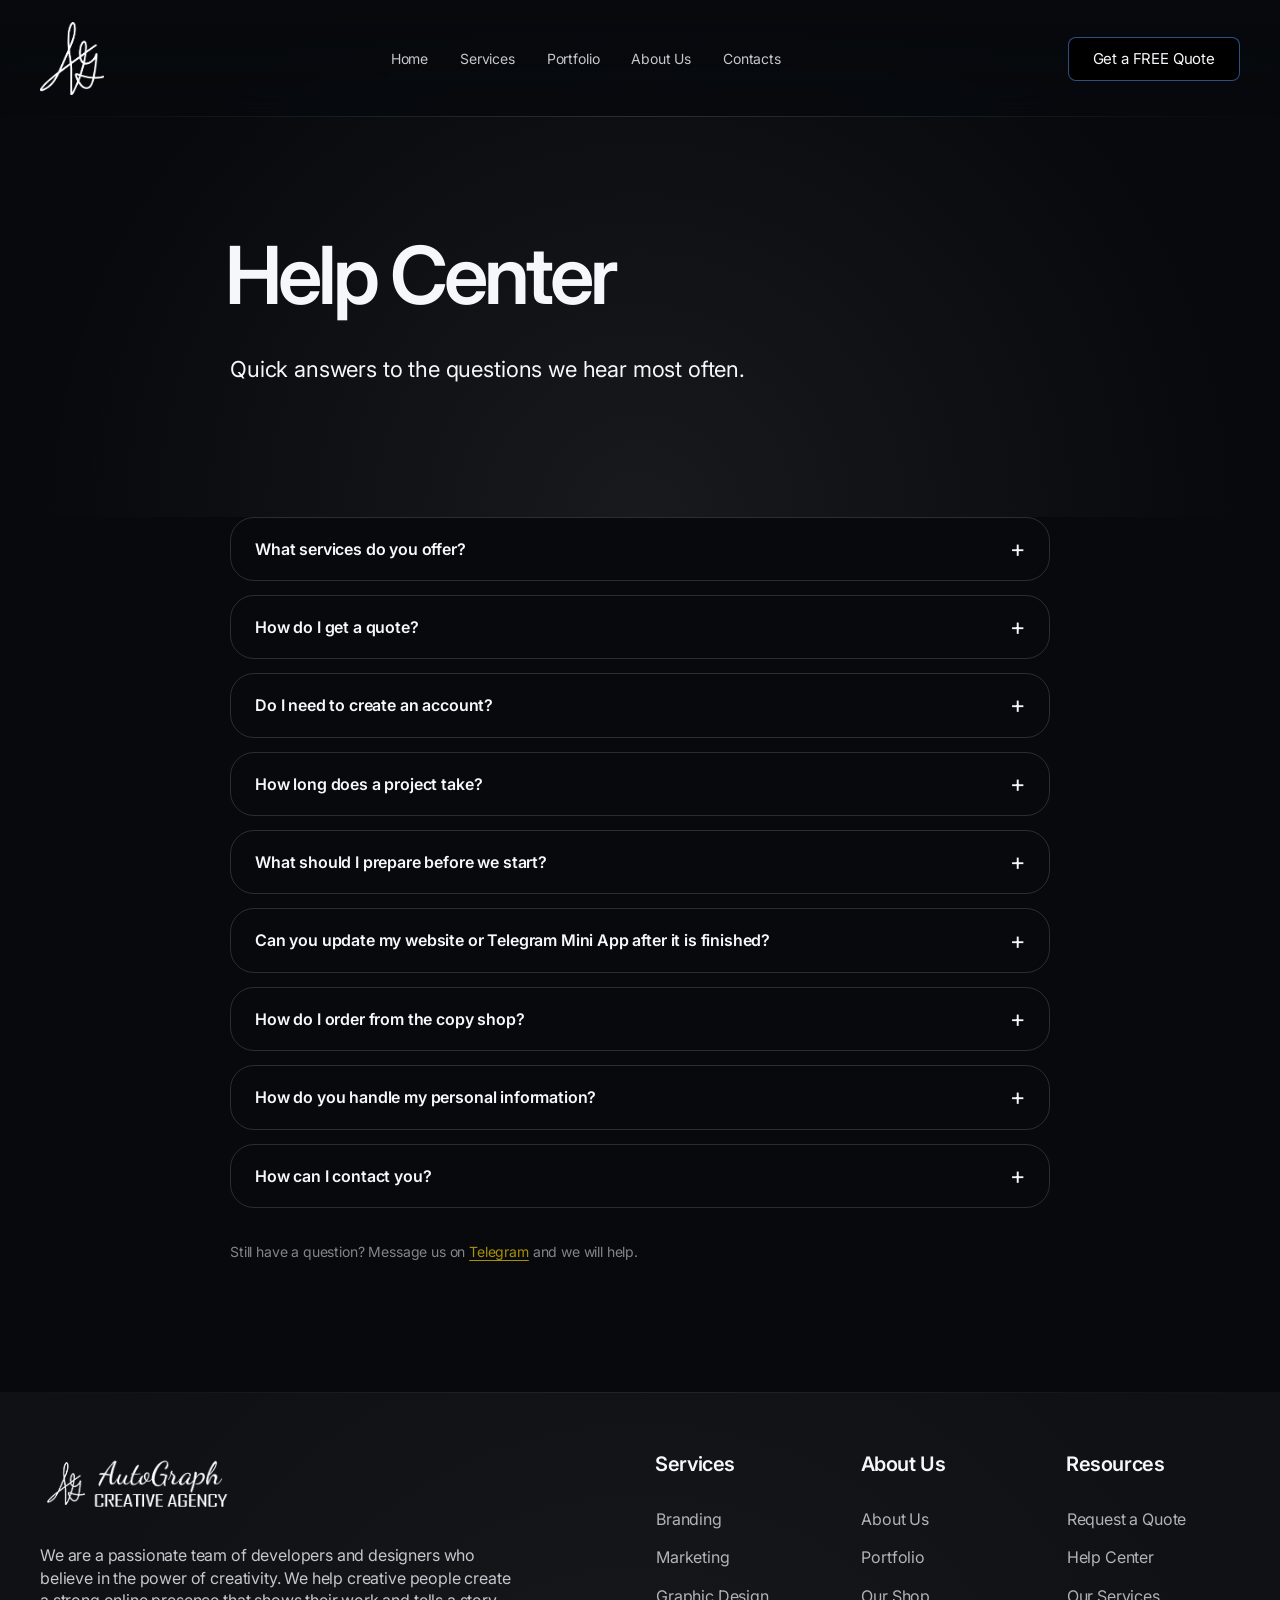
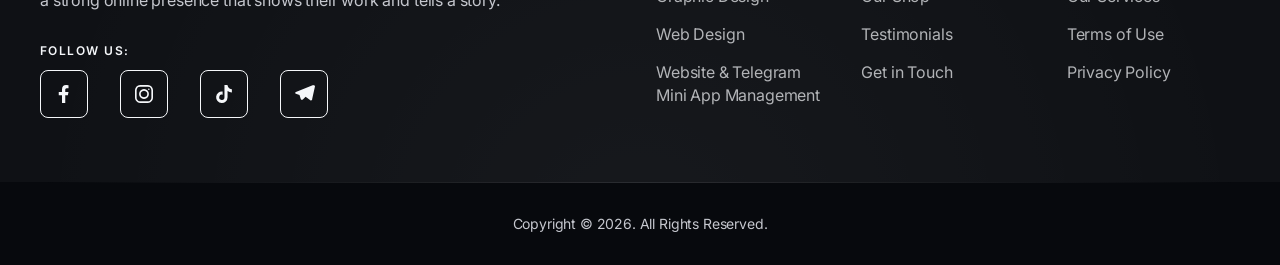
<file: help-center.html>
<!DOCTYPE html>
<html lang="en">

<head>
    <meta charset="UTF-8">
    <meta name="viewport" content="width=device-width, initial-scale=1.0">

    <!-- Page Title -->
    <title>Help Center | Autograph Creative Agency</title>

    <!-- Google Fonts -->
    <link href="https://fonts.googleapis.com/css2?family=Inter:wght@400;600&amp;display=swap" rel="stylesheet">
    <!-- Main Stylesheet (config, libraries, grid, template styles, responsive) -->
    <link type="text/css" rel="stylesheet" href="css/style.css">

    <!-- Allow right-click / context menu -->
    <script>
        document.addEventListener('contextmenu', function (e) { e.stopImmediatePropagation(); }, true);
    </script>

    <!-- Social icons: always open the real social page (keeps the template's page-transition scripts from swallowing the click) -->
    <script>
        window.addEventListener('click', function (e) {
            var a = e.target.closest && e.target.closest('.bringer-socials-list a[href]');
            if (a) e.stopImmediatePropagation();
        }, true);
    </script>

    <!-- Favicon -->
    <link rel="apple-touch-icon" sizes="180x180" href="img/apple-touch-icon.png">
    <link rel="icon" type="image/png" sizes="32x32" href="img/favicon-32x32.png">
    <link rel="icon" type="image/png" sizes="16x16" href="img/favicon-16x16.png">
    <!-- Loading screen -->
    <style>
        #agPreloader {
            position: fixed;
            inset: 0;
            z-index: 999999;
            display: flex;
            flex-direction: column;
            align-items: center;
            justify-content: center;
            background: #07090D;
            opacity: 1;
            visibility: visible;
            transition: opacity 0.6s ease, visibility 0.6s ease;
            animation: agplFailsafe 0s linear 8s forwards;
        }
        #agPreloader.is-hidden { opacity: 0; visibility: hidden; pointer-events: none; }
        #agPreloader .agpl-logo { width: min(260px, 60vw); mix-blend-mode: lighten; }
        #agPreloader video { display: block; width: 100%; height: auto; aspect-ratio: 1 / 1; pointer-events: none; }
        #agPreloader .agpl-name {
            margin-top: 8px;
            font: 600 13px/1 Inter, 'Helvetica Neue', Arial, sans-serif;
            letter-spacing: 0.5em;
            text-indent: 0.5em;
            color: #F5F7FA;
            opacity: 0;
            animation: agplName 0.9s ease 1.4s forwards;
        }
        @keyframes agplName { to { opacity: 0.6; } }
        @media (max-width: 480px) { #agPreloader .agpl-name { font-size: 11px; letter-spacing: 0.32em; text-indent: 0.32em; } }
        @keyframes agplFailsafe { to { opacity: 0; visibility: hidden; pointer-events: none; } }
    </style>
    <noscript><style>#agPreloader { display: none; }</style></noscript>
</head>
<body>
    <!-- Loading screen: plays the AG signature animation while the page loads -->
    <div id="agPreloader" aria-hidden="true">
        <div class="agpl-logo"><video id="agPreloaderVideo" width="640" height="640" playsinline webkit-playsinline muted autoplay preload="auto"></video></div>
        <div class="agpl-name">AUTOGRAPH CREATIVE AGENCY</div>
    </div>
    <script>
        (function () {
            var pl = document.getElementById('agPreloader');
            if (!pl) return;

            // Set to true to show the loading screen only once per visit (first page), not on every page
            var ONLY_FIRST_PAGE_OF_VISIT = false;
            try {
                if (ONLY_FIRST_PAGE_OF_VISIT && sessionStorage.getItem('agPreloaderSeen')) { pl.parentNode.removeChild(pl); return; }
                sessionStorage.setItem('agPreloaderSeen', '1');
            } catch (e) {}

            var v = document.getElementById('agPreloaderVideo');
            var data = "[base64]/XN4B5+z0XWZ/[base64]/[base64]/She9N7eTo1gwVjAOBgNVHQ8BAf8EBAMCB4AwFQYDVR0lBA4wDAYKKwYBBAGD6F4CATAMBgNVHRMBAf8EAjAAMB8GA1UdIwQYMBaAFM5R4gSBTmRbI/jjxM+aPpzB11zCMAoGCCqGSM49BAMDA2cAMGQCMDFzHRSeAXrSy1WOzkbhPZ6Km2wGTmZ/[base64]/NDZEdRVGTggs2cQvDcCtB7u5h1XVCf00qE3tw5E7ag/VQy/[base64]//wAAADphdmNDAWQAH//[base64]/[base64]//[base64]//73gb8yy2Q/qslx+ed9LKzPPOQ8cl2JrrjQAAADAAADAAA/yP425VR62BLgAAAE7ADSBMQpAdnwrvf7QTmL4gAynl7mTpV8lUV6auCwTLaLtdGfUnCwnkJbHyv3rRoPj+YTrb1PkEkT8WWuYtvAM0cNrIyo/fRfrGO6MzbhGR36FbaBdzu4ITxt4YcvtQfwe2ZV600W+eIC6Hw7EwSFnQ7wGgkJSsuvux+5fZPilWyIvjIMpjp9m1J7Sk2tgFXMWcnxm2CzjBQCUAzJPbsDWV0vf9F/YUA4hpgf2PUn1m4ht1B/YyG628iPbCH2T79gu89cRJwNeGWknTD7t8/kzD8fQQ/iwJlI9N17UpZ3FhQMiGu9X7WdtoFlR6opQSIqn54N39nVxFHrOqhWMUZpqK6OK72MWHPFNcUzU+MhflPXoP1ub72Jdce0Z25RkHYJUSn48g8FzUQWMAmlIx7fkSdZN/EpQIg1Ioakkh3Y+zPHuJWgRdAwB5chHXBeykwjQvTUbyfanYuANssPMhtWZOUcvkDyZD3IZckFdz8VSytUuKaCbyff+JbRbwbySCPe3PmtdLUHOSTUXXkO7u6zCs1tL6WJwr3oYwXeJgnqzGyoEGL+e1/6Pt2WKNIavdhwDc6QzOp5uFx5iAJCsR/Mdq7+4ew4piLwAQjQADfQ6zq5g5mXGGFfyb5aH4xj1w5XxsRItSMMPuN/N8jrZTlkPgYYibEqpep1AmcoTm2Q63WIgoP2SD9FkinCkyx0EPdK92p3SNDexqJZWoBOBXFmukmdvJshqUijdfVGpeK0yEA5/1fuPogpO6pkIW3Or8XR/iqliSA5tFSR3zdXSB5Xlr8tWs3Gd9xpWZhFoSUC83g52WYTeJJ/3Z3WLnhgl5GgAAN7vyMWYD/WDhyXOii4rEcmqcwxgkEbW4OpVR/ngWGMk8No7+Bn3C5GAHRtU3I5FWhEYJmzKvk9TKctVzYChMTVX38hdBiSBspa6jodYxig6lfYFJ75DbmuIFtv4E45/Y1Els90WcRafiaA47/V6stOl39KkEUKJfV8RAAB27XRZvQQg/cY2srDZtIioE6kHfmhNItEfuTPzn55Ez1VSZ5KVJI1dhGViczt4MK7A17KWZaiFNVrpiXfsWtmrdc44FG4Ob5qhGT/O8okNlKdSK34aBf8gW5Wlc2Lm3S9JxwcrO7ShWIsaXlB0miOF7gxiLlK7tJD55WRLJJzRS0RwRKtPqqQClq1xogJzTUgxDE/y6m57JrMInwzdDobBQpvWjg5x/Lw+BdjASm1+glvvjBAJaRCFznf+3yFOZNA3BXGnOgyh3X/DGqr3R4rs3arxw1Wze+rQQ2AoenQjwFQzJHSNEffPZK7g9yoo0VeqkmgyHFAA4AADCUdCQ811z3vhCo0QepVhRGvWHSZfIHdhmvr3rmlzCm91I6whPAM/towtv4887eHyCq+lY5M533X1AWvA/TV5SpnkNDBkk5FmQsvdNIu6wHhuNuD7QCJXkNMMqVOhOiFaUVpCwRd5E3bqhxoKdKsbtec+nrkp1wiN0tTyxTFaehO9bvunRRY06v/EmpaOTDeQUOQb7AzyNnfVM0QuzWZl2zG6wtwtct4mbD+4M2NgkV5lyENLy719tLiPH1LBIuR6cWRETeKfgya5V1VaQc/rTuuyumPGtHCXlPttLegGq0ijhMPI2YWGS1/4Xuu28X1KXzUq5PSfDaBACOyxtndpljlpCtjyaxP0Y6PrTLBqtop9GIoudIWqLDhFAQsiwPdJKrsNb1w07rpGuo9FXamjuNfMgWDlNQx5R/FHzJFXieVzQtzmn+PoAAAAwO6MXl9Db7wHOBkOb2DjRq/eV+DwK/dqgEXbuVgLUtJi/Pl2Q0EMS4cLvAz9hPzfBZaknNFAtz/[base64]/Y3CSTy84SCdFVmBAD9qN34dBpdRgFHvfNTgJfaGpUmZb2ukUkf7RbxhOWELqnYqWqcY1xYvhvHnNiNJO302htQVuH9+usrmvE+FgGqoqvAAAGWlOtM9U0wPVzS33Sb9X/XTpvCmtJq6hIdm9O8vtPR/E9FAQ6oJVb6dVBo06Dh5RijZU4Zr+cUMtxZmZQccM0grPARlgNnlUOQWgedRpZTThltNawEVpBTLc9sO4hM56zU4wVzVoWzk0hbN3/pN2mTPBrbB/wAULoF8LEVZAzL2atPiA03Gd9BRTUJUl9pzyhm8TqlQV6KW7qOs8XnIpp74fsMi+ye+0D9BRO7k5xw+//0n4G5Kyn1oVEYDcG5PghUbt7EJcOyXX54QKvtXJRBI6kAKzaWIRLGvRAADW5Kxktn4v+U38OqzNK2w36rTUAIp4EwXRuQYC+/ClfNsdXPFsNHvfeN5AKdRfW1ygtzhONoJzW5rCs6U2jWGkLQIBeVvMuATZ4umNaq2JRUyBeq/Bx4SALWAiYU3CDTp6l4bIcZBJ/m+3YbB88BF5JYiYjgAo/7pqgBXDTFK3m3EehM+/sj2JAnj1DuIc6+EgBZoEyIqWXLJHHJhcPmNElmYOKbNjDT64c1hdbiXO+z1ubC5k+lohVz2eIgueR56LtEwj56nr5Qg4qmXbDEATow15H+gz8q78qO1F59GpQkCocDWzyfznaYIQkBHM4XOsUMAC+BSGwgerEULRdOmRGYkvXd/8loFVXzNMfTFmHBK11uPknv6vBjhDcvOkHyLlMyrmWkhDi/c6xQwgB9MuLmN2HYVOhodXFEsc+z2hybYm2E5HwNPMoFGo5fTsnC1ilg5oBEEZFYIck9ck9pNP0HTG8lEr575Mi+I4kJYO6mwxxLLsA1U5U1uSMmx8jRTXs/NjejOEnz0MwyB67tXCx3RuaZSIik2JMBdsCFud8zpoeYEbhDR4uY6NoSe46xbCYCBUJ/Xg4MHLtQwlZ+bQx/oSpUfmS5Fn3lVRQikhuIo3ohhaUxjJYDXOwKiNfs+EWJyGEyp9PHoHxIcXLw3BHulLFyeqEsYhVO/3GehIM/5GJL/Atmz6O0fMCIgmr5zpOgykr6TVbpPXiyP9wDVCFDGlE7MyJC4o+bfXGpueGKLpucleepJpH4iAOCb7URKANWZA2OQzVIHWAzWfQi+SckKEc98dYqCqXDDnTNj92Q/8eZI2wZX51q5LJG2LtwFuXWp4BanXWW1JHcH36BftQWNX6KjRnJ7V9L+jgzFQmqg7gndLrCGPisg2BFpt6mNLsLFxFHZ3G/cBOfw4zuWbgu2/QV6BVbXYu9cnt4VS13jMFLh3lowx9pktICpgJVsk0/[base64]/GlTYXo2aZw7Di3gw0vEBKsr/KWB5ortKrUROSz2xy+E81zfNCW7MtH7023HNG9H68eljyQ433JIX2BZmV670VAzzRvp/MHkHMCnMNDTYxzCC+yuTi3B741qghb1pIqinz3UPzLY5pTA0evhnZML0HPHnfwoq8n+Olw4LMd+6bxGs9eAO4R/ROt+b103j8Brql1TNCEFFtCj83iwjwuLz9RMI7ywpa9xxIlzSHiqI7ZmzPXV0Zf4w75XXD+BJKK2jqJkKZQDi/z4GHOjJCR1FiQKsIs+ug3aiwoBS/8UTPJQEOh931bzD7jXrBg/u6Fj6bo/eXd1X4ahlDJBhnUdReJw7pAEFW11VN5omh5eCLiv1XIvh3Xf/xahivU1XFBiQYZQfQBnZBio46Y0UIMHeBEUSnpe8GsHC7ru3dgRfViWFqppx09mttVSp+4Sb0dv24JCwYiI2uTLWp4+a1RllRUMjLoYxsvq9KDE25lbnhMi2CtEqdn8ATRAOb7ABmzyucVzWqFNn3z11vXDG180CHfpq5MNwdgkJMWiNFvtE4+7Q/mMTcxUS0xlNj0mXCl2f2ybjiwvmEd5ryXJNUb2YxnyhtSMRAGAKN2f9dlLLKctiry4KUiG00SP9Kf3TPkU0VlwMVjKrVbBiVqP9PwPTFgCpzjyf+4gjzZSBdfL3Yq9palzacU3r28daBfmL+UFLlCusyInpH6fmRaJiYLDX6Mp/nZyS90iDiYX7CgZLqImqYzOwgEM/rBVSFi9kmPbD94x90KeBQc9ZWbku4N6uHYKrs63HlKCXTR3I+6+wscCKmnk1atw+BSdaGbNqJ0+jb89v0uaYqZ0DJZqpD4Vc6nwATpR4hKoLPnexzKLzTt0mL4PhGSRcMeYr72iCAkuLAVWOZNRGiZiJ4BUe4VZTUztGNFsBXIckNC0/yZn2a7yfgM9vQF+30d+Av/HBDj7FlG2a9ToeFye+SFGLUX8c3m5pHM+hv+o1xjypGYxeDGtfmDRe4ItZLP2nDUgpVtn+YP4AAwBV5vogZfMkvUVlYqiZVs3kLmFvdUsMVBG6KUnfWK63nNT7t2paajX12oeIsNX27sa+X5+7NpIMS/2E89K5pg6l06GZEW1LzqZ9vXvUDd3Rb/DEUekgAO3HOCeNiVyf4duRwTPwa5yzvQeccM54LvGap+lJcZWShKaWoCdf/pkJMhLwqpUV+e5/Zy8CPh1KgWbY1Ooczwom4Xzdbwd2ox2RoczZdEuHw9Glz4hZX/qaWaY+/uolH1zzeCC5dOMC1FSczXV5coGhYeWPjg69tN4DZkgAd65L0iClECUBGHc1iFHIHofJyXsJcMYX5ggSilOjBm4wPIGZl8sNrT9G5+lHHq0YBeoBfJr8BSRn/lcuDk8MhtayY6/xoilfIAej0/ld8nydK3hbZAUg4XPjOC5cwFOM0P5WlsLVbXww/ghap68OY4nf10ZXDnzohU1aIEGqre9MLPZ3orQ0gsr/T0H9mpuX/VsPQ46k5HlDfQZkJlPRNS5z04SbH+t0ROT7FITcP3xWLO+Rq0aavhiQ4Rbc62BCHtuwSBvuC3ojxmmiuRZTGLWknuPJ4e9RAFsbvZf6KKu4Ciagx8aHXZeJkIfA2dzDrLRGvkKIxMD2hzk7qYzG7n50i//WzUcW+xh/HVpkDYjyl3BtKOL8UaOAw759+Pu8AC6XKu1YUQU/8jaU+P4JwFFSeGktzzV2soe+Jb7os0YN1hEr2eQGtrgr/szBHTc1BTvcuGspMSTgX417huCQpgAAf3LcPNpIJxEQpVHzgzQzsdoGppGaVTe60UyuRBlry0+hfiNwNHAkCodTUG14CJeMzfHXvHSiJhAphiQVWeAJ7RTOobMcmPRUTxXqICu/ZiI7AK6AO0buY4jAZpE6JnnsiaiD8XpVlaoC7/lu8tCTZDCDcQNT6j1H+eLoEu6yUhERKiXxiy8bi89qldS3NZvfJdO2nlqJqrNE6YlghyrwHDMl5RiNVqdMQ9JQ/ynAx4Odf5klcDQIWQAl+Wson2dORsrNeQCUeMkZHjPH41eebQOEWs9ucUyOHf0VOV8yztksce9WgRewKcWhSgvXVF+pFA1EavkEmuy1Grh/[base64]/pPDf1BlPqCDuT0gMMltapQ7NUkBmKeLHPOay89JE1UIq6QEwxKXZ8j7rk8Q9c6SEjx9a0614sVDfjAPI/CgSYjkzMYObXZdbNGghnXGjKqHIeGPeJE0pNDtR5Uk0kDf75LZ9xQaKxGuI0qgABUC36ydzEKKi4maDE58fkQcm4+ZZObucCUq4A1c58CsZ4cx6UZp/7cT7IFSC/fD2n8WQMzCyoK3TaF/8RiLNgLvezjGt+Wa89tG9vgUOghv5jE1LSS4gjPwSpWx+AU9C7D/CtkdY3qT5Gtvx3xkCaGOUwxFbAUKumAhz0fN68WuKWfFbEokJsumJg8jkC9VPRgRy4FXOzzKGYcyJHXPAnoeY1AjNEk6njYhm3EScMMV+NvPajLPe513/ymbJXzImfCrUsmihglGNj0VRynsxHDEOg5ZSaYmWuw1Ye565oCgEbktN0/gUyemUheB+2dop1yJXniBkEcHIJfjn1Z6Z551wt/rCpwS8ukD1ofPY+HZsDGQw1hxVNTjrsUCpWR3h0su1Obf2YITzgqj0gENrqjvJ5iBM6ORgymUJ4q1ra1OpypRAZftlSOqSunXP23ANYMCH9oZyPSPnxgZqnTWf0Qul4WlCaqh1lIesk0jMdoDm8VngcitVznWsq2p45qwe/wSPp/35DatwRoWy6wL1sK4VVRPAGuwusBKuWad+MSZJItuIsWs5D0gZYnOiTn6ULoQxd8BQ0/qfp+6qkX5f8QE9USdi2dM1XU0xc44wl+UKXdyfG0o9fBNCzzd16Y+Z0NiNrpKmFZGKHabPyPDg8Da5StdVF7pG55YBtgCIGq+T7cfWxoFBzgwihlAzwEMgDyek4cRJEpYJvgBbuXDXR1R73zq70LQMPLjY4vZnbuSJSknYJZb9SWuI4M/gzv6VGeV+tkj6CJGL51HJ77ZoM29LS9oluuzuWHm2XPZPQpz0bVl9UyhxP6is+Lc723a3qAw3oHAJf4yg/+fKFebCmp0igZa/XLYeChFVaECldAef8B1zgiUuvFwWJNGZepKWq4R/B2wHcRoDuwktkbTA3BPOwb6QdIcd2FD8EY1eAt6c1ae21hpwjupQm6zUjyfl/kbekw2QGpO7kWQ3XXdxp0y2xGVt7xwAEG3CMdauVGa9law7wf8tVFiGaII2i4tegMen89XALHnP0sbNX34z3nyp1RkJeI1iKSAa1VT34JvGRQnwWcZQS0Gqb1+rKwx/T5eVG+hIPoa03N1PicbHolTia93Je87Glx4eVzHNlXhd3ShSsAZat/5weFjozdE+/XYFREpkS8r8N6tOGQqKLWhvNfsZhxZDhOCqbwS+MrPP6K9KTieLPY4ccRY9IcZsLoV6HifeNZzg5C7wBtemLVt8kTArC0I1e3wl2GAX3GCrbKswMxoNfKx056FDiy32QQK/5jkiWkSzfgLXQAXhvXt38Ch0+N34+V7ZDmzBb/PHCCt1OLPgYQnc1DmXigv0fv3zh60bSKyZfBJ8f7yYQEnBNgeLo+Zm0eqTwWfa8tr+FC7qQZ5s+tLSRuJuOEmgo4NJtecS1jmcNYrkI2qy4QRfySjSysUOjbXu3aE/zy7XJ/Wp/Cte436ynHChSxjtbG6y9/[base64]/emDrl/Xy4yaNUdP/6Un1rPeuGi0h43eF4P5lAqpsFVKUXdZkncgBYAtJ31ADi/gQAAFYlhkhyTrOAHJe684TROAVqWiEW/fP167ZiYRglv5lIXy4tLz49FzkC3OO8lL3Pc9EvcbIQIX6BECFOASUEcoHsVk+1bSA7jhw3955q/R2rnIiyHdX+c+dYCjh5EnWlQ0lAmPHHOrm8RJz97v2XEQIC8f4k8evcJmw604ejLTXHAbuNA4NuOWIrZ1WMG/rX2VchYCXeYSe2//2JPs3TdinHF5Sy1DtotcgvDVJbooCmre1c+0WfTEk93BC5bChzoMlBe7Q/u+3VisgwPCdzOrUPNZTsP1ja6ti17HfAY1ZnpB7jYSitZknRid5sq6gq1QAGxraV0gC1ifYHk6kdUwO+ST5jYIEauCvxYjJLJSX4/A8Nm+8jjdVinJfy48cbebQc353ZRRHHKeQs8pyQth2UN0LkQPMlRJwTO3FvY4Mi/U2ltsyRysmD7QIZZM/BEBu/s3JOx88Qvft7Llu4nrgZCzRhJJwU6QSvsnz60ycueaixB503dxwc/R+eOg4hKkrEZ3jeZ4qRgVIP/mzhavCSqKAh3AReIFrqfuAexnIfLBtvFQwcKd9YPRWxOOgtBoVNXjX2cyN/FY/JDlSxCGaDX+xiVY/7ak+1xMYXcX4wkJ9O8rHEjBFbDKGdvYw8P1qAZ+JBvdHShmmPbk8ThIO8T7tzIQcah+Ot5q25jRd/xUzLhPtNxDG9baEuXOy8f4soQWlJDZWVpQHXA3HIlqQM9DELGgDIbu2yhJrzmQkDtviA3zANfzRQEirAAAG+Dsgw0/ZG2B0QPsm+VVkUuhztmheHvMytk1RtOHXKP1YZzaevY5B1uaKGJntsjPq0VveHTfcMgpAxgEQAAAMAAJ99p1IJM0Fx5O0byZ52AAZoAAADAAADAAADAJ+BAAADO0GaJGxDP/6plgABQvhW14eoc22CRLJvNVKpXMjXGoABQQIzQCaIL+fUrDEPbMsDkSyj/KAA9SyvDkiKCyDf2Zf4FNZ+f0SGMbFq77upFKdjXV0U/cwZRRPPg2M0wQpWPGRF8apYBaA1g0Uc0rKuix2nKvuUIKpgPufsqNUD79y59pGZxtq5020HeVkgHwCTqKrsXkLmLhcv94k+Kvu4wM4Y1Fi2TcP+RgDu6+xrPsmNcmnPN7IG4snbLZ037tR96yWN251aJaD0GfJKUpKY6+lBMY/mVQzg9cTG8JfnHqDdlHjmpcPwdn9BUdUdeRy6mQLgLEIp8JIWD7BDxw2+oN72bum7Uf8E/jq2snl70VHYA1/ao/d1Zj1e/uo9kqCzShP5KFJYHMgmPfQF/VgPASORpyTD2zhaN1Odv7sTH1jYeXe9QW1jPmklKyZid29Uzxq2X2jJ5Jx7CugSCThAry5kxSIDXiB2UHzwNKF9arsACiF726Jcwx7U+IWo916zZQhK/MLcoA2onu52dka8xhGNXpw6V1yzDvq4Uhl/jNtgiYVTGV/Vj3fmN2o6MTHIEs8dXrus7H8Yw7dctsChrSGc6w21MEUDWCu8E7AmFZA7kOLzpwVDfin0cWVQQ7o7kqtZ2+DNR/p/lKpJVWXpx/X7AZnXK7fj2NLm/94TIiNG8RVer13wY4sWhOFtFouh25qb6YWpNYULqbuaJIedexYYrmdC8kZNWAvPDGKTSPfhqkBmpN+BzRQGdyRdRMVU2igR5JsPvDfY+uGXaakta7SjA9E2OX8k6hpEdqHkSB9U7TYBGb0GVACjo4AW7vz9/u536ZYrikDbVXjjUUk23V4fu/j8Vy7SSoLZQgl+NXcJ4eFcI0zgAoOyrk+D+2uITSXnWrQR11vX8hsGWHWBMBB+k3uVKJNo37dRjr8slkC3VWDVzOdvezUWkbpgmqw8+6CQlA9hTteRIykHYZGuTxcBP1PyR0/zAEhAoamByM3SoJn8g9rETkI9W4ZKCrMN3a25TyBdVUegbEhPhVPk2thF+Qti6ZLGTPtbW4UekbEVF1cLmOgQbJYXKS2ySrAojj9FU7lFx53LohSgAAACgkGeQjiFfwAA4km9IIgvWeAAiDO4+F8WtjUH4GiQS8/3icHx3cnilRunZCF1J0bc4IDPVs+3tsgSLamMmwYNygAixMkUUMmR/Zb8NUJltnSPoTicByFO+R6WaRn3StIhqsnJSW+A1J4x6GBN9zc5umeiXtBbO57pz/2cZc6dZ3NxvKlFEc32X1bn3RBOu24+YYYI1vtncBBrXY0/x280l8j41Ca9A3YSAZ2D4t1F2jR92rrM8iX/4pjBVg5gS7ICqk1v5hjQeMYry1xv/8zssddyTqAFnV141By3XNrLhYSjciRF/8ZC2WG19We/OrFyJ3KSsybGvcDTeK7ifL4OVwuCwqE73Qngu0+D6jEVbg41FrVJds5KGce7Qwdl5CgHS+PqpsvO5wjgr2ejzaELHBwDrb0jzkVgMTkLnTVDS6b9E4eL3wcM4Gr28ehr90zuPEtS9UkjFGe1sOHLDa9r9GHpveSlNEnhGIHFPg6f8P5v5TTRV6r/2Ix3dhuzQ2BfOjWokbFNuqRHI59MgLRV3EoIkTytaVCMZIVGW5Pqa/TbZqPTLlhpheWqVRIgXDogAouMnkDjKvE4QjL+L/ShsvggAVmoEBhBQpMEdF5l0QuOhiWJUq+BtwtXLbp6bjZ61ksEOIWfmyHFCdVAdPX6RkeIZkuLcloa2dFlK3d/zjYLoxBzIZ3Fpah4lt8/UZ+dOTlKv9EIAoTA38jgMwmoz9T+zEodVxlKmiFrnCX3wOe9qHrsUHSWe3/IgS906Fu9bEdyE0JS87PphnASc/h7xRNsB37Z1J28UudC713osPllddv96Afdwm3AHkh/LWnB2nnMSa/q6X7aKiQB6K/3TlwI2QAAAI4BnmF0Qn8AAvyU3R79ibu5LIL/ZXTbOeBdUdwSHUHmxZV1MBB6koggMnP5RKdj7wIadtqpVPF/GsGPBLrqReX+mLQT6bHYR/bI5mSdvqeYWumTERdUCWecwgi+4Yn8X0HIBv8DvtFZU4NbEsllWCWNgOylpkREGAl/qXWSZ55nuRX0gFS6n29hGg5DgKCAAAAAbgGeY2pCfwAC+/GJOTy8zoCLv3qVsrRGeCBKeuexAyTBUSNaSIDQKItFhLMZD9FczYNLr/cKYS27t0OjngWUG902PFkFWHQRJ/o63sTXGJrG+fgtFyXohzFKA8BLDLLT9yIoC1VRUpiJzeZ9+2OnAAADMkGaZUmoQWiZTAhn//6plgAAAwAUv4V1APy8Bj7QnpBCwmWbio1XXnGmN4Taf9yZ8Tur2u6cxFUa7q7Ey2NKPH9+PNZC3xSu7qgcm85EeVBRd+5HjCh/+/ZuySN/XHhRz/+u7hcuHm7eJ5aAgqVTGDHZWYRiuG1AkB9ejPKkLN6rSBlluiHIuLmeZtCBkSJMi15jY3Ut0MGYNg1/4PkgXJ59dyA2/6SbCeffUX5XDW/YgDDVucJJ9GeupLite0fSgER7Z9WtAW8UIP2CLY8y8Byy6mft1NjyGPJkSgokGMy3QEbDBoG+AORoNzT0qCJ6HDSglQXgYwIsVzj46gvLzZhzhQlaZqD55MqvlvvGIRmhOnJYS/J+Nelmk602oZxCE32YHW+4MpV5PBTvvFW0mGtQEs3yZAqg4Ksse7vLcQnZSpH/MlEC5QRCBMdiaYwx5tpBAMCRiKy8PNYBLRPU7cKh6yRojh7N4AQHHRxqNiDD6tOj2pF+WlxhWClz9rq2k+NviYuSqG31GfFQ1srZlkY5ELY68q2q28uoincEKtIFZUuwJHwlrATfBAnOv1RMcOj4iUKbcX+90dgOtMLEM5QuL33eUUYFX2bBc8Fnv/R6C+bZiJno/YGfBd+FcefZIDh6fpKsFyLa0Mv7lqtDGsDq1zNkO2Fj6uRN42kLSVpKSKQwPWnKsQ/hnaxivb04n8+Wf7kPUy3X/na8DQ803OAGhFk7WIT+wvkLYhd+t9rfkMrjPbK93+mV0qOW97VTDsquFWvjCrrzss0kuON5d6XcFgL3plLtuwXx1bQfJTFdO7rtXYHSZ+MrkDKIrO63NA+wmKC3eWg0VQ/ADbyWfWnUrGugXllqSUGUsXqt2n4I94X/h4zk71MnEXYJ+3dASzou6vmCAfCM899Xf+He0pvvYvkksxa1GoKyPFh6urdPN/4vm6HMSwmhOpDEoZ6yeop4QAaLo8TWLXVFvS95Ojg7big0pz7JhNozMcJMg60X2G7qrHwlmqukZVmkDbCuSXdPu5HJtLtj56Cc8Ni+BboyHOvxg4sHbBCsSpJlZ7HV72dUYKhbyRd+eoTcBSa+hjixAAACJ0GahjwhS0TKYBDP/qmWAAADABEEB3wANEZJQ2K4vjCE12Rbl9TZrQP5cWSTnkaUpJ7TLX0YYl5URAxVx8OTgOm+A4vAtiI6cW+HBr7mUXpQHTshtX7wAbOwwRDHiAkwFC/HcX4CUhHI04OQxMI9jj7opKZXMZHeUMI0X8dHrHdkgta7nOc/TmAr+GvZVY5M2tswZ1ySglw63CsibL5/nGQEJyMY+5GZMHYJrQre/5RFD6HRSdl4XLZaEwqAgW7/bIRuiCVbHXshZZQ8f8mxqC0G1Ukc0/mR+kx8PDUnSCZN0hCzcdypr7SWQKY3t5oYLvRZXulsZ6e+Q6a6OVLFwRGIyPjSWUZ2uWKcdXNqzso9JjMpxRnXUJXnuDtf8M6pczAtLz3bj+r8YSjTd9QvWdR3bmXMd1sJrn7zplzFFTkTpp67gZtOagbBBk/u9QMFj/iHOm2gFF8DdTPx/povfYJuBKQrFd2Kyi5wdhD7Cc4nuBSrSvVAoYS17j4HBRE/giMBp/pNhaayNREtuIOOPiKF3dz8QHBUdrSAXiiXzJ6is/seJEBYXYGTdgPJ2ky397EADfN/iPLFzHJye1471RVoIopxBJ3+duUzHJZx8VK/V3nHH2k3LfdoJRHg0jOAhwVxpOygN3baOLViTsqdFZ+vROITPjndk5aOCQlF9/Yziw6Zis3KmGXClzt27ALdI2/tldnGJzkO6N8V3AMi5Bl69ZROuNhBAAAB0EGap03hDpaJlMAIZ//+qZYAAAMAEYPmqAfB2tysqUI3E1HnYf6ZVeJic95J3354MRR9ZZ9PDqxQsUdcmCDfz6b2uecjKgt11zi3bwwBToN0g1DldBdIgb82VXyzil9mFq2G7GwgR9I1a8cW1JEo8K2zhcQoA87ToMpHN/Y0h3/+E4oKGPE3fb2VP6xZ1TXufxt9pCq7LRe/cbpRCNBMcMX09FarfxR4/f8gAdkq0vBT6HkXbROPRo33Dy4T5G65NTju6KGdtSwx0JzJDuDFJHisnjZpuSGC32nAvDG3c2OlylFUtGtgnLrWKckfBioLFCI5yRgd6ElM+y5YzP4dFvnl1PK8rCArvRpat37G+BVtst9zefV5bVD5BU3tA4T/93+aYEcGcBwbj5bmP4WKZD7VSXgDTT3nzUTaugzr/12AdX/WuFRHBcvXST6aBDR0FvMJScDoVqNIaX/SH2ZGloISn47XCiC9STSLYK80up0dvAj3mGM+G1EbOaJmZDHj5LkYGUJIfyfllq4SWBwA3Z3y1fI16YrMGOgsLl25RyCYcO5iPWC5YwnyJgXuC861meTZ9rT0nSEaDyAmXv+RiAFKkHA71aVYAXR8SRtOtwELAAABdkGayE3hD6UmUwAhv/6qVQAAAwABnqcEUAWAK4tg8ItxrNzZQlqePpVzx4YSfzobYNzUqDG4i9nI263JTIKFim12vS5/Nb/7ZMJLxJhMKuJK4PfVJgHzKPA7Pnnmz4olbI5zmPSRPxnyU2YbzLVH5nbTlSOpXQwr8gESGllV6EPZRDPWeNQQNHCSoYBNp0DedanT2bWCnLRETJpI08FvfgDYVvdAM7Pvp3i8pp1HsyhoRhuNP9YhTMOuopkPOAmN44LdJFC6/zlfAcHe7Mr4R0QmKt3V5UVUhhi+S5QYHUhGOQH0uyG1ZPHss/Jtlk4JYbTmaeCqGsAIbDVr06v9xJQ3dKiYWZQYlQ6eQPo9P6l/PZl6aWJoPcnTna75Y62eg2uo7Z/x++H7kh1WmIP4N5S4ZYt0AG32/274ORxl6HzC5q5w4fiLqOApG0CHRfnJYu4BRV4Drv37F542iyx9tM/thKQHRfkCyVKE63ydWXfg7UAZOOq1AAAF80Ga7E3hD/JlMAIZ//6plgAAAwARg+aoB6KltgeDdJ1U/Rq5AtCxBkAN4yI8fW77YLK7lWYC4kg9KSPnnHXWXrOtelzu+pLkKIeqJxYNXbAM8IZlxz/zNxIqNWX0FA/UMCdNB/hPo93MlzdgomLfj5g/p8NsWpKbI3DCGkZTKu2v+GY0S25vYje3qZppLiaorx3yWAusm917vX93pmjgLoz5lSrI9okzCxO2DblOrpiqkMovHEgoGajD/[base64]/bIZUPmm/1hKK4KM1FH5h0UqCMo+Dp2XLQM5BaOsowMlMpJ0BW8maVrqH0m0C+2SlmgOQqMIktWJ3Z+TnTgCD5E3VdpRmUWC1wunoun0kF5kuNiGcOoaIm5Owayk1TEKH92VVZoGJrg16/MGqEh2NotMXn7yK1qG16p9ovmPofiiYGyz8GuxkVTykalztXzexJgHYfJxie/qFtk47lViPBbSIVm/GIwmFCjcblZcnk8BhbP/uG+0QyoWgLEjz6ZWyKHP1Sk9+/ZG0golyWrrC9df2foaQFhZjrKWfAt6OOqF/aYrGucVepHhjKzEP7GJ6K7I+smH/[base64]/Ckiyi6zWmhvAuQKh6pIY489tZFiR96PjturPfxYV/RCD6J2+v8puVkBuUDStWkjexA5dPof/Yw7P/creKUJOSqKAKR71PTOc4L7uLFGNXqbp6xazjpKkfDa+1pdGleIodakIWSiz6rWZ5NkPXmu5NJGuHDDHg1prxfIqfbwT6fljxzfV51JzMeBVjuLX6/MrWWlGINhLBLMNsyyFGif8/88hSUP8HGvYDIZvF0jJpPkvnIhP9lOj1orROQHrSL4qHSZTrNNetk8vfMPZgZKIW3SdrC6XQMHnqWYdRvZK6/w8P5kSP5YTRM+Bj9hdX7UQXXEGfhm37IccLzfr5VoUarhTl3kBrlbLhZiNZzWlhSlD4WdTy1Rie6w+PZdJhjL8NngaymsEwL8IX09etiDdNbPkMjgFOzNgVeNm98tPA/wunsfUgohgiFfOTZSSqBJRHXdWrQU4V6L9XdtuT068Q8PFKKC/jahZDXgxK8IRI1k24VqcY8vErjPhKd0Knr8ygZ+9spab7tQ+PxuqU7R+Yxby4jpcR17T6Dsx+k7/agS989HH6F+vKYJvKxmwqUm0FG+Sd9bJjk4c+GnfYLjqQa9v0B9SRznxrw5Tn+PxpnsMXE1kOTFRfgygyK6rWoLoMLodwGV8u5YA3GJ5UOWXzBXaPpgpdbBWMdW757UnMtiJtqkIC8RoRE4+ILWi34yYUTsT9DCON+WbyA9hbeDsggiDeD/kZg7Fe8oj5NoLE2ZD4XQBbBvMhst+LEw67E5LRHUP8C3F1xwVVJnfzrKD/EHsfssvdGTzu88FvOFwRg+j9Wn1Qk0nh7OEONuNvkvN4i9HYDYWcRtItSWHSgqTgiVECzi9uoXNtiLQaFRZOfZMdfK2SfTNQ5ZzTusETnCxmlofx+ubfZmas4vqeNYtJ0LG5LzVIweD4gLadAf7XmWTw/KhoCvmiuauW+f9XViVeUadt3zN1j3UCUnqAAAAAW0GfCmSUVEwr/wAAAwAAGcLr2mPgvPGkfyvyoHradQ4mkP6i6lvU6ODKpaYP3LeoCR/30NUADQlAHpXwTRaXUjH1ZGZHC+VV5mw0WqLqp6plRYCVReO1okDGAwcAAABPAZ8paRCfAAADAAC6NCLccZcgpq9b34meckNX3AwoNc/lNAHjGNAAvmqon6EGcsSHduwirjgV+JdMGLO98A/SLVwESpG6lSQO3qJmZvxnwAAAADkBnytuQn8AAAMAAB8SwYYzub7bSFOuCE5HJ6PvA+2UggAdkbJoy+usgUlN8WTDkO2FhBLvF6aAM+AAAAI4QZsuNQgtZMpgKJhv//6qVQAAAwB3hZjsXs4mggAIyuF6XDhC4We/rViEqDpxaxOwQP/4mY8vhqTpOcvsiBQeDTmHcSLk2e/ZmGhaEgo3PoNnQV/sEFbZu3xfJ/41HDM7iwKjes+kogq8ypWJF9dxuZMNrEUI0GF/k+z0TSMwU6+Rm1DCfOUYcmwC4Q+U8AhDTC6y/t+XZlqd6PbhNYm1QVvZHVaEXoNT/GotDqEZAWeWKU14bWwY1yZBGPpbMNQDEF0i5jQ94LIxMf/DwBCo/x12OZ0iyKtPOAiv1Of8BMNg7/+qdcvhw5j7xJPdcEW8mcNGrxNNtso8k7D6pEg/Knn4DlWi0od5jlc48Lt94i745yvedK22Zs3PxSrL4OgSZy2uI2rgeNaV32C510tbifsXCvItNFzumOBamqI7hFsVjMCPPQo0YkHDGLZ8eYpJD2gntI7+wfRlEi7PjqYWBV624NeTyMaENNnfrg8b/RQIBRjrd85xE+wAfoDfj5t0ulkunCfB+Clp6BzrQMLfO1LY07FOjJ+oxBxWeC0IQ3xROJeC2Ujahhsr7ilvApi6pDTCS4p/AUhyMq2YKP1vKUzCiEe1QYSmPsZrk9iM5fD3N9aI3mH7z2n9VbBKB8HQjQYKMXQjvssu+mmHkvcchfOYuHLRx0qvIRdsPJLnDVcBd4WjJEwQyXDmnY91oK7rW/XMwMQIxCsEt9rvLbTfdHxQ+TmOgy81iBMWYEmppl6/fB3dQAAQ8QAAAD8Bn01uQn8AAAR24p3Z1fe9WwwoRA/8jEUtvTDZtXTANE0iWiFftCyPejN7u59WgvJMeq2o2B4f4//iUUX8BF0AAAJJQZtQPCFLRMpgKJhv//6qVQAAUswhD0Hm8+hUERNQAjJ7bWiyE9SH+G4xefDk7hbR79y55k6kGbTRdzK93xd3Wh8fW54z8QHWgDxNfX0oAQRmjUUpsoP2AcvhCX5UnUL+rUqxI5vsuqUgxDYO8Niq0GJrF/oDZe4ZC3zymOTjPr1R37SDR/ms76uUMyDhPQLJXEDm/CSe976wGgdfdkETQ3+rL0v2QroJAsG9ZlvXIktJNX9ePUhRwchTH4Cf9uBlL3IP1IGJm8ipM/N564evshB1LgrBHiO/bUPe1ZrbOWTG4NSAeilR/4rlIsxfNaIE8xPPvj1Or9mzPB/e/wij2y5Qm6BERyYkjYC+1gU9xdPYhfNbqyf+JF9KU6lVpw7IJeATsbe/GD9R5SVmNbhOWNNn+INwoAB8cPiK948JbHsHrJrNR7Mbr6OjiP0Zkl1KG+YA+L5KKyjnF8FB/[base64]/+QittV/LI3OSRTb14gbzLrBNrfKqXbf/RfuLDfJsFZNuVBvBHp/rnMmYIvK64FYUbSxdNI1rMTtO5AusqJ9/lAyWP+K1lXb1KRSeQ1cNIAAFlBAAAAWQGfb25CfwAC/GvEpqXNW+UpD7uLu8VIu8AF9az8bsUAvAlFRwzxILuLstMoQubE3oJpqMgwMA7K786DJtvg/NBrz2Z3TB4xf7Sq7zVyza7DnMPjABSwAFJAAAACh0GbdDwh0pMpgEM//qmWAAAqVdwRU/fAAlLmcn1HPlZHgNLgRyXn8H0uVPKyKUDk5uryLqiCUp0O1OQt3/uAfMdMJPcdOcLawhdbEwRE1LNkCnpFcBJV9jNHNuciG6SbbCmuQK91bpqFvKp4L/dxHxCHJODLPyJrzmwOU0vT/9LonUxJBDy9chnFuaKIWY0GkTA7Jt9BVaYSORNk00sbY59qf8SnVo9fPmVoAjwD9EAye+g8jpymKl3UTHR2iD0x5Gmk5ef8lGGuFRwDIQPJ4JPADPySa8U2YjpV8OBqf+YgSszQ+tr1qLXqnC21EUD1MkRTMfBetVmo3xQ5TM2r6orKlDcpMngSnRAJghly/OFoRLwlzzsySGDlG5ibnFWvzveEwalksA7Btns54AjKI6ud0iWN2UV+FJgX+qs/fnMNTQrhfwxG82h1HyoxOd32CN7pwOoduU6lD3z0EALzEn8PCW/0TmVbFJuKeiHRRFvIo6DG8x1YRg7XYRTwDOhHZj5ccFY30f9/rhOAR/TTMwoiFfMqOMDlSoPJpPPpgDdFgxorxPDCJyJZJBENcrfJZEzJFj4vG0qOQ12XfOIKZZRTDuggqwuDOKjDQ3ZnpsDIHG7+xYrrxUe8zLGomqtrbB0XFNhW/UT7yZ5FacUHfPOWKz4PTfwofNKpECoqhBhx9y3Jua0g4PgvdvpR2W6Q3XYUaqiME2urSjVB8R+n+Dny26EVAqAM83OBdo/hrb5aFvLJ06HrQ5KtXcwmtu29RNBy56ZGkNPOi+y2dw5tZBuNF9l1zeXlEnfH7TwfzBv3kpdjXxKEDRyfI1fEIK7113M8UlftGxPETicVlPCnsuzGqPMAABFwAAAASkGfkmSURFwr/wAAHa7WGYrYvYCZneXKymuVcTYvCKjBpz9ABl2rEXmWk2/PF7eHEJaNwNLwPyK39+t/tsQh36Pt+Rvg1qH4MwFVAAAAMAGfsWkQnwAAJK81PW6ebRDEgKV10swn9ugNq0PwcZEuhEz/iCsQMj6juWCAWjgBTQAAAEcBn7NuQn8AAAMAOKWDIrn9sAavPWtIQAFygAOsSC+2z9izPkKE0eusvkuNcAIfb4sS8JIz6mHbpNUekVgwYQLHvRoAopYBDwAAAPxBm7U1CC1kymAQz/6plgAAAwA+aIj+AJo6BVi58MLibaMoSIWipGt4xZgPOhJZcHBYXZtg3wqj8eG1gipkeXh83IzrNUOG/6c0bCuSydXlg3Scv/jmlSjxWGJs7r3gbxeDJwgbkEgsRORYDe1sNMz4MnDo997r4nRcW14EILMWt68k/bjUGLXQhPSHjSHSv2aInr5qHZym6+N1rC6lcYYy61ebaiEkwY+Ip7oEet+jJyCLBOwZpfUFT4OIfaYZ5M44L4zVZrtltZN8a1CaCTFpA9dhNDHQSQIofPxczsf5r9LF5TFUDJzyXXKBv7PdnOaHhe/I2jY59QAAYEEAAAEYQZvYTeEKWsmUwAhn//6plgAAAwAABMfmJn2npkvUTicAOhWEDsdszy/pnlqD2LNa/cPOX1V3jMBjMC5KnAGbn3ys2IjBLvTnoEDvbWkVdJiQdu53JM6r9F9InPlkQGNdKrWtS0D+jGDZQfHjYtvtgd3o+rPixxLLefPEkHJIESvXA613nkdZEhRwa6B7EMIQm4677LKCnAx5b6F/67lKBnz++Xof7sOuULgmz1OKyhQ+XI3o8wk0geApH9G8AwCRpKPHDp1erOniAdYa1qjid2PGuKdaQibcpj6Mn6Zif6/51X6yITWMytxXl3iYn5YQj3jA/aWSTm131OaAnuSgDyTIVF848vA6DTpN/qX7FaXkXKwvthg+4AAAADZBn/ZklFTwrwAAAwAukRavAo92M6QN1n3QGFagLffrEEscjgUHlGhxzkqz4oa9WBG0nCpoAb0AAAArAZ4XbkJ/AAADADilgwyoMzSgCCe2+OWjNKCFL7qG1BMDlekSzNkTk4RcQQAAAJ5Bmhk1CC1RMpgEM//+qZYAAAMAAAMAkCzOdUTVfdTjoAjpNYkHaRQawLuD+YZFdjbprGRfH9W9wQHOgoxuIVDfFAA2AiTErCow0/xbtXVvjgMwJIDXyOilGS0saO3D/xQRUBr+833Pa7ZeF9oUzVZvD87ewrOUpcK9Rx8quMLtZPNSQXcPehW1vpX9u4z9CNePdmmHOTvVXgnHq3D4fAAAAURBmjpN4QpaomUwAhn//qmWAAADAADUUcF/kVqdFE4ZDQAMTt/92FTapD4A5VF9fUilV6gQRyDnFJi+fCtTHI/GBvY+C0EFHfMnZgR07+Kylb/Fhh3C6HDgcTYXB74+AHHc96p3MFNMzHrxs6Epx78YLKlGXdpcSnbqwDiwTdSHv6X2LTJlx4IKnK34enNR8b2+iAS2U02UKVlP/P5H2WBmY3D+5OhPJTC06JjSpWByv9XH2RMdhXuAFl78QGmDHFPcEBgEGBbosaWHkUFPoD5Cr/YgNJQIwKAY9MR2buuJuFJYeobGIvx1VJ00GJFPeqjp29Xr1S0EQMtXJMRJ5jcpwvtqP3q/9V7RhDOD2mNfGqUVaXeg0U3uL+Czfrma9DUdmsIJmOY5NRKhWxZkwGt737c+jGkCg3kTkB3b7/jaRNrtcnEAAAENQZpcTeEOlomUwBRU8M/+qZYAAAMAnPVvYvPgAB2bbdKWqolAA3Yiy4Ui0QDLeC+vXVC/tH2Ke8XhwT6NDwCk/bjrqFBrGjsznV4ODASIBfQA1BJaEhRDbkmw8htjySIGpy4p1G4QZ5IYAJbfv/zdO+UIuvo1jpWIPzmULqV/W1UCuvczKL6g0qA7rVZe2RnbtrEXChZ6SUqTlqKqHrFj3hbyvEHpPetj4VP7nUcjhDbCzB1QHiqcVo87NXrjeHvD0DxrpoVDE7+rkqFkgyAi4NLB/pE7+B4VwlAtC+5C+q8bMbc4GQF5Lw0UgOQcXyEYSojR9NTwbABLLGxABWBeK9b/s3s/UNA01pg3ZkAAAAAxAZ57bkJ/AAADAIbFl6HHmsAAxhQTvW453Hahas/bPnvFVSaTNUVeuMPYHvy4ztDfgQAAAKVBmn08IfRMpgEN//6qVQAAAwAAAwLb9wmAAvjraf4VPJzmycrDpCRVEg45k/uPb+eyPeI2Ut2arGUseWNVXXoeru7dlX9sNqSmVrm+bsu6tG/SsEuT1209FamcU6WqGdWQBYj7eMs5Ymv8n1Yk8gDXyT1NBuhMNQ6kJM7tqz2rzqq1nPEUkoLf5LdFpGoq//GAFAYvwKOWLiZqVrvbAV1feleEO6EAAAHnQZqBTeEP6JlMAIZ//qmWAAAOn+jdaAQOmEth2ySn7PX1oZwqZFOFDnZCg5z4mXecnEUbMZjTR9wxXBHfBf9Lr3vUaJexxP/M58+mcuhafgs8aHoEtMKwtQB41WzjiXuACSeCMLBwWUXHOUgBZBAiW2Qmt0gNA9N2SsKhUiJwGyVP2i40aKiYJeEs7j9nzaPmnAs5HhQynr5AX4DOeuejsZTmemhVbQwcSRTPdXY/2G+aqZSBr+Rhv24ZluYlWeiU6rM+s6NkaxlLjNN3m7WASB8CQHBYfPChidj0j8xxR+2PveBof/jmwg+AqIEi386BXohYXW4GhGXLYkxoNGmUv7Up7D0IFk8243i3o9KteD0nUYsmWYc1/qeOqMfwYaKPBkJAST1eDCJHV0oBO0L5wYCw7HyF/+Sq0rqv/km5Q4hKooFaAyx55d/VGMwU5ElMXmcFnV2ui7DfGg3OgEXxlLtu7iP5EV1iOMuYZ2p6uq+hMg7iBstJy7p0S1AJX97gof0F/1FZNcmNRgPZdYV3YcEaLJdUYegWzgz7w9ofj0bF8gckftSwWEuxjc3MDeyLAzn3fUtYTyukIunW/4HPcr/7Q5YjdXvPb2H+/bNex1XmbN7teJC1yOXkUnr5oNb5NavEe4CygAAAAEVBnr9klFRMK/8AAAMAKZZcemC4rZ7OpLQxoncqmFiDVT64dw4KtgBOqwv9ySyDGKBDgv9wrZUXsBHP+xN5iePk97fOAekAAAArAZ7eaRCfAAADAAWJoRZGSOLITIOjcO67Q2lnOVITFz8imsPOpM47H1ABcQAAACsBnsBuQn8AAAMAALoocwt6VQU1YOEvBMYpl2VqtKEgmasVLHWw/+Hu3AYsAAABj0GawzUILWTKYCiYZ//+qZYAAAMABiqOC+ANTooyrNjj4b/EUnu7qNW7H5NlQ0k836b32spLjliUcl7ZId1DQBIfuz9EiT6VH7hCM4KprcN106J6VpkyceYwjJkF3JrqGsmTm3QFDe/QnsqIsu9umOYue9ic2iQFBI/N+Fo1YkwuV0iqKtAuHzhy++CI1LfjeroP/gnJFLOgd0X0U/OGjXcNv2gYOkSVp10ZD/WG/4wJ4D5PDj2tWjefc5gCC6xdBWPWH4i9i1iIqQwJLAGiGhY+MoEuWj86i4XAPGVShQHaqCZJOL1yYr4ydQzHz9JAaA0SFHaO5snA+1fkjuS+XeSNqGsfKm5KXIGLGPJhl5hzGlDUSIPff7emkh5oI3WP/2WdE5R2r8HIvgfnBHbD8BjHDYfetgjElt6MIJG/pE36s2e/P9Cz/jdXZVJq+xM+lVgdhr32jL7GuxrbZwaOu78B83JR1zTQY5vx3SuqHb1LSoMGgq9fnLE+tGqaNt14n9EXrhBr8hzCDe44x4CNgQAAACwBnuJuQn8AAAMAM4w4zFMmOsIiBHhJrBzePWwVVu1E0a08sMYILK03IAC2gAAAAM9BmuQ8IUtEymAQz/6plgAAAwAThNjrLXBOCgKy3O4RyPmaBsMTm6OwcxzUWMcR2/H5EVn2OX9dIzSoSZ9qbfoeCOA12dW8JTMWdKIsUAPWUKhyeW4C370NUrLUHOSZpW8lrxvTZjo80oZE6ZyE/aV9uZ3f3G7BGxuriiZbFo5y2KY6dhxeBp3Ox3qFv6KFQ8JpgPTnDT2aK1Qy6iPLIcYvO36aejASAyFa429n++N8wSof6nm3uGvc9S9S1iRKhWkHibZDAJ/x9PG1PxkAVUEAAADhQZsFTeEOlomUwAhn//6plgAAAwA2TpHp3wgIarq2YUwAjISufCISv/QSo6/W4KukZJ+xVoAA2y2+eD5qC3YxHnzHvQu6U/TOmEHJHmbbCbqO5TjOfOIrMbeP/QhYfieRA1xSX/PqbT8FxZM+MhMtZm0qt2bJ7GrAR/9j3dnJo+fgHVguD7xr6tiwDRip0pchJAQ7UfMoqk2pyFu3x+G8VjmjdLtGM9nDqYL2pF/C0mIE9ZZrCkUpTR4FJtnAwecMTbRHpz4uWdWsy2WxpGAOrxCNzUGoU5kkh2TKMuPogATdAAAA5EGbJk3hD6UmUwAhv/6qVQAAAwAOR7V8awmAA0teSpFLgoo0WLNxPbu1cvSTQeHzeC9umLOBvM+Fao1krrQexqfnXAecB6r/LYDiTAN+nR4U0FDXhA1fp7pvReJmetVSTqDj0bmR9BXavOIRGKtHwCrMcIN3Nq5I+CJRZHYCdLcvOKaHf81sK9HI3WW5s24G6v5ZgBZsb6uzYV0Ra0qvrkkvb1jHqseq/WrIWeIA+L4LChRK5FEj8VsiaX94T8rMEiQrM0hvwy+WWszMa/eoQSf3hdx56OEhlhloADhzWzZd+uABFwAAAh1Bm0pN4Q/yZTACGf/+qZYAAAMAB0/Z5JwkxwKaiSk8454pdLGGn+Ei6KPF0UvmGp/samUt1nUbOPyxKMEgBSlrR/8SOl+j+gcz9AwGSMAFOOoJi5Myo3v4WH0J7mwDdw/9QDlu7cDzrtdQDlfM4mLlhVjgrM03mqn6SaUR+HzCD4lhO4zOdrsCEcm0FlwVsFQiq/VNI068obJcRhAhcweQNFBdcc8waArnC836pUIyhKUlwSM5WFR/CRQ5j9cjgVjHMFy/[base64]/D7CTVw6zl1qyK14yy3e730QKJB+ZS6S6/bBS5obC7gejhZtAIkOqbRgQ5t8RfchIpRWj4MQ8xdZqHNDzQI4vxmwIWkWd26c7nu2v5Vf/a7m3Wsb4PY4Xb2SPUCG/600qTLHO3k4aGjFrgH8pGifiH8rNI/8HDHpmAOe3zzu3UUtOSrHqz/YOaTXFr1SAGaTfCYXuYACVURvCWNx03BRscpxRoMRtvMrAAAAX0GfaGSUVEwr/wAAAwApllyCbRVx2xe++7AzVyOecepY+gAdpaeluD1j7JLdhWv1HUlN3qafuuoFtO1XMvg80BPBscYr7mLUHgGssT4xS8GY/jRe9b00RUbgtjn7ag9IAAAAPgGfh2kQnwAAAwAGb4MEt7K4VW8xEr2p73+dQAXjXAG1Fqv6MAGSzdXmleMmjfbBcTtnZO+rAOJHRV/bADVgAAAASAGfiW5CfwAAAwAF0gNGCYi3lUq3dMAF65iAeW4+cRbE/v0gUvgFhHqJTBYhfcqPiSxf5Hfzi9QyXIJt+T9PSHOGgCTh5AApIQAAAU1Bm4w1CC1kymAomGf//qmWAAADAABW+5LoAngJqhn7HEyQ89BYizsmOmUZFRilRORSNf4uA/l3bT3T4fiGGSgKpeTxFxQR7njW1IqxSicek+hF9B9siKVdlbqwdjSGl9J1SDJyeTCwbV3gf0pLBLdkyM/wTk8bdScALVY3Aa6XtJmFpb7T1hbKmEgGd5JW1ZP4aPwrW3gM2//DgFYpxv45Wit8zdv/F7NCK3rfsz73P4TW3fKJvMxk8NoM1OOX6QwLCs8CrcC43vsAPFscgwIQHTLzz5Mm9Ghk8u8q1/lITG5HZb4+0d0VCLXnHUdx7oS+mAWVYwl4Ji/NvuCvYbeXPzm2i6ijl3yyNx/N4fFt8IJ4Gad7Iodxg5N4c1/Obh+OqI6LH9BPBhfGA0yGDFRWQxkcpEjFcv30x8PYoMCSSVSF+DSzIV2GxkyAYsAAAABHAZ+rbkJ/AAADADOMOMu3aGRbwsOagd6xgBCdCu7dJeP8NCy8Aku6OHimnCWfJo3egGFBrqfpXskmp6IsSvQGDmnccI4ABqQAAAGlQZuvPCFLRMpgEL/+qZYAAAMAFk5veIBluEP+7Dvn2dRltr1WfE6p3HRae6n2Mp/v9T1rRf/oFO29/VGRgh3Rr0SbOzytQM9I/[base64]/ZyuzIsUoE8JWQIF7g3zHuDPCzl6d1jq4OzM14LME3qz2oWzQIgs2SA2+deDt2mFu/h0MVpO4j228CP3pyRO/wHv14Qh6Ut8ZViFhdkT4Bifewo03KnYn5aTnm9i64DVwKDAhUZVrkGdp2BsDggkiaEYjwHMqdSU0og4nijmmNACl+IEai3jABlQQAAADVBn81klFTwrwAAAwAqERUFWit4MYo/gKYEKcFUaXns3wtWMHEJ5TaNiQ1UtMADLAbwJ+ABvQAAAEcBn+5uQn8AAAMABdIDStIaHQms0b+d+QAJx5hbq0YdAy3Xn//34ZmJ+7QMuux0HP5K1HR65Z5B9pcavQBxCnXRLTgWxagDjwAAAK9Bm/A1CC1RMpgEL//+qZYAAAMAABoEZjy6793qMAZ229F7yhZ5gspimoi8q67eiBKP3FR28yRczKmNfUI0jqdxa//hHBt+T85gsOPEwsI+IkR7nDgpss6W3hDX8vIQqQ41oA1n0IWCRzPa2AEwLBoLYiyaNIenkDXnpRN3NJ5k/iw0n7HKImALzUas3TOoPsGv5DjAMTmzz1l2NBUJm0AiriCXF6Cf/hiWEzxMgGLAAAAAk0GaEU3hClqiZTACF//+qZYAAAMAAEgNpqAHL7lfxXVGcWIJIEmsXEduLkbAcFN3HElG1NT5zl4Mtp3b5JUQ463IkXakSKEfd6WJ+TD55yitKGd8A67pF4WOre2vG8ZnJLgwekwGmbLcyc+uo2REOy3EKYdn/Q2iPR6JXYeKuEhScYJMb275ohk+AVM3EMP0OQD5gAAAAJBBmjJN4Q6WiZTACGf//qmWAAADAABGfmJncfaGh9vOtAIJXS8Piq0FbjkQDLMbyfD1lQ1WCQ5A1seqC6mw/kBdNIrwVYDv+Z5/AOPDGIoAkA9iPv7eLt1picyqTvvmProzfDNcd263PIsm8nkxuVTNQAIu7QaTf+/Rt3d+gFWnB/yYZVj3UKjskyUjtCHRa38AAAB8QZpTTeEPpSZTACGf/qmWAAADAAADAG8mosADCr2ylrPADjL+cA4kl4Bge/vyhGX98q1zr0BQtXutqraA5z3RRINaxh7Y2USOD2BbGj0lWFV/UY7NaZi/DuR0XlraNMAkssZKmZHkO/m1OOwVH6Th+BjCPfJlZ0BPQgFzXQAAAH1BmnRN4Q/yZTACGf/+qZYAAAMAAAMAKX8K4pmIPU3bCv+FqRJWTa9ce8shyQnz8zjhmjKlFvdyuzuSA0wpUal+Xp6koyWWJ+v578+PoGAT/yaSQb9+U1iY0gVPk+Lmg+G9mPbf7Uks95ExFvR4jI0PoVn4SAmBc//QyUA1YAAAAK1BmpVN4Q/yZTACGf/+qZYAAAMAAAMAD5mg9TbDtfpikPN4nj7ORwG8WQKSUXgqdORbbvY8tOxrY601mRechaqOgW/7c8IZPwNyRX/S7luwIFmu0mZLBlT8qynB1UvZWExBn0D1P7cJ5xvp3MZDFdmc1y3kGf8J+yKRZTjS290hhaLF++XklJ1PtOd5qrf3nspjRPUMa7BufjGS1Ka/N7VQFp6dc3ejJkaxzgBdwQAAAMJBmrZN4Q/yZTACG//+qlUAAAMAAAMABAD65SG9eI2mZh9qr+r5tsyvndOURGK23sL4zlQ3zU75jpAjqgm+iqgMPUuySKsBC/jW0wMeyCd9qvGtehTWPmRV64nM0Jn2PGrKssgWmNMOV/qN2RXxCCC4fM9az8Ut9+0r0o0GYlZcdM4Fp24d98BzqF/EsXHrkL9hihwhRy1glB8WVzMXqr2JyLxqyiEKu3NLlrpAQLYL/6b+oO859HFZWNUo6bKft4ZaHAAAAgJBmtpN4Q/yZTACGf/+qZYAAAMAAAMAD5mg9yTKEfeu2IL2bcKN2pxw78RNxrXoomBU/R0O0wewEnTE/lmTb3+Tk/nih/HuoEfUM8CDuGaHY0oDEMz3UMURxY5aczBDjtBuVNLZp5BcViK/vZJ3eidlVGA2gwls5LOU/GUCnGzuawBYg/4X0ftUSw+Fi6Yp/rqn6FJrQ8DlwSXGLzS3ECjmzf3jFLRaKkuZvcwJpP5S+jts/eViDv/YPFcryND6lnWD7FFlPOHXI5PE8PBe+1IvMRolg9GT7f+kb1T4Cs7foOzHg4FYTrzgt7FP953C+vtxrQXkRYNsEplpMAuN5lYWHqwDYhuF4bKb6nQRdbqWPgo1x8SEYv/HNwnAkKVK08ijxxe8fg3MJ/w66QsU1lhd1I8RwfWEvzV7u9gdFVtOY90d5aKVreVybjej0S/0LXMhTJVxxqsU7cCWHcCBrmaI5kMCUpzmZOv866IdmpdGcs0RSwxGy5GHHMqdEGVodMPFAwVtTQNEdnllHxz65+DLD0IvMUQQ37q+7f5T+d6Ei+ACPiptCOSE4BbJRkpM/ff0PJ8ZgOhRNGA8PkBnpA397jns0cy8/ibbkx90aq9GFra5oUcyFA6hc0R8hoxgBFM7CBS5mpP3+B1gOTmkQIn53MLl9Ynu01l8xThqmGqhPowJAAAATUGe+GSUVEwr/wAAAwApllx6QALpIYj3N+JXb9mDwyGs1rP5T4m54cVSwAh+rXe2ZzR1kA91nT1mN7xnkD4/prkj/XS+NFudBkP0wDPhAAAAQAGfF2kQnwAAAwAAAwAAO1kZ7t+RDXJ1iQU0hPRuXVUMArQACEdQaIezGAoZeIX+P6iADh01c2AiP9Zkdsc6rYAAAAA9AZ8ZbkJ/AAADAAADAACxQE8pJyGAAHCypsDwvneF43rkeeDuc+BpYjkGw7laVaadhsXV2eh6c0cRv3zCvwAAAbFBmx01CC1kymAQz/6plgAAAwAAHc5QagOgCybUtBVrfD8iV8mMslG6nQAPl8nXHPBbYcrJa6Ed3F2TdyFwYQ2jMpf/P8Ngo11x2fgLOAJ+qV259F0+l6zfGL/QkW+iv8ONWydi8s6OR8CX13tntAK8TjOm9QM/HFcvLYMstvLND6P3J4Vf9amiDC8dqQ2jow0zpbAJJ28N6aKIKJDUZ/RDhl2k/ytcbH/3Oqt+zc35pUAatAoBP4biEnFNYKf0FhRcz1890yI6Kgd63jvHZZm3T7aoGtt87qPo9ptayqFASBZ+ShfBu57pw89w3A+fklvyKt4KaHgwPOKMea75Ss6G1lwWK5oLl0loCtBBhOpSm6a9j4FjW1LHJoB/rSEGyb2KYLzHq+/ThmshEvkq4IiQNobEDDt1j+HT9Aljd5HppP9wTlTG8OUrPhnSUlBkKjpZgRrUgu9P2jvRvwpOOA/Fnx+kQWhknHIMSbiwtriQ7ZIWzWXC10zZQEut3zjC5lts+88LR/cqzKcGMxlLYMkGkgtJ1dxNE4/qH+HXtFlJCJCeKSZgxi9n8ZhACQrdICigAAAASkGfO2SUVEwr/wAAAwAqEwPRgC6PM3DGldsU+Tc9AAdpbmu8V6HVwXWea6qfK2BPzUEVExo/zqS4g+kXG48xkrMy/GAlMP/hgMyBAAAASAGfXG5CfwAAAwAAAwAO1wfqY0ALePWi8O/abPduecIGiqFZY1iSEMaU/i0tlky4uVMiiSb8ibqgpCt1jvMwAeCDUQ5f+KA3oQAAAMtBm141CC2pMpgEM//+qZYAAAMAAAMAEAY8zOddrbmtgE1+Dpq5gIccARN11uJF9XtMxGmjLjkRWIriLaZZcpqpwGjGqngp0R7l9j+v/57Uca6CWEkjMrCuP7dJzqkSlhdxzRa8z+/ujiznESHIDFy9OsisD02RdYeqvyOfpx42AUTv/VDPdYWIgjeVEPe4WeKgJyF8AMj8jIMrm9mlLQtRY0lpCBLK41NnDrn7ssNvl4GcEwpZwqMhtdGV4ryX81vU4G7XYdBWfACtgAAAAItBm39N4QpbUmUwAhv//qpVAAADAAADAAFultZovwtgA5XnhnD15lQAtJ1lSNVRdsxz2qhD3Y1zgwv6jiiJ/1Rd5NTSWh9bx8X0nSlPm45t/tIe1WSBvxr7piguK0Z+VwlKxdZ7C4+TT/LYYuHFH6Jo7Csg61hLxrBiQjUBHUARft+rdCo3SL8K8gHpAAAA2EGbgU3hDpaJlMAUVPDf/qpVAAADAAADAAFb/sszBcrRtlZpc9p5px6HnNyK+YATdMXmXQyVPp+uG1QhiLoHyMWxagyE4NMo0j+wpfZqKU2aDcjXb8wP2Xu8Kib3J38dFlOjnGxv6Qcf7RG03TzkXWKFsDn4XC4xnxIlCKRpAVNmZxgIfekOwO/B/RiH/RPvaZq+eClcdiP4CEp6WF3IrurdOORUAIUIMRf88dzL72eK60voOQkSziqcnpE7CX3QSdCK6Xnn1Hi9hSvNo090Kd/lihTNYADugQAAAEABn6BuQn8AAAMAMvunqoADEHXhQeegSHH/msCm/IABCP+hzXrpRsl6loa/RMMpRxnunvdxWgPmIsmkeSLnpgJuAAAAu0GbpTwh9EymAQ3//qpVAAADAAA4+zc5CAef4uRs6C4RNIh6Ufce6v2/+HA68Sd+ph2SEuxFw1la735xmFL8YDj0/zvum1AIskRQ9bgKiV0TqYaUHRs3CFxdjDu4LgW4FPKCG0zSin/y8KxHd5EwzD3tFxU2mfDtBruC0MXpFv04Jru6k6dqOOjyn0dj5fsZeODiRtHLrfFbpUAc2uYB73PxZRnYQ0wq5J/j0cpMYjOwDorifX0M4lXRwGsAAAApQZ/DZJRkTCv/AAADACmWXHpABYmVtlpnLuUAyW+djhfamADShsuAg4AAAAAeAZ/iaRCfAAADAAADAARW4cExr0V8yyxG8WzeKCXhAAAAFwGf5G5CfwAAAwAAAwAAjtxUnTG8SL2BAAAAG0Gb6TUILWTKYBDf/qpVAAADAAADAAADAAAaEQAAACNBngdklFRMK/8AAAMAKhMD0nh1pwhm/L7bt2iTeKp5bgAdMQAAABYBniZpEJ8AAAMAAAMAAI68+F/cuMUPAAAAFwGeKG5CfwAAAwAAAwAAjtxUnTG8SL2AAAAAHEGaLTUILakymAQ3//6qVQAAAwAAAwAAAwAAGhEAAAAhQZ5LZJREXCv/AAADACoTA9GABumCzJrmJruBjL1UAGzAAAAAFgGeamkQnwAAAwAAAwAAjrz4X9y4xQ8AAAAYAZ5sbkJ/AAADAAADAAGRxP7Dl2gO6Z/hAAAAHEGacTUILakymAQ3//6qVQAAAwAAAwAAAwAAGhEAAAAiQZ6PZJREXCv/AAADACoTA9GABumDH9YwO350KQiMaZwrYQAAABYBnq5pEJ8AAAMAAAMAAI68+F/cuMUPAAAAFwGesG5CfwAAAwAAAwAAjtxUnTG8SL2AAAAAHEGatTUILakymAQz//6plgAAAwAAAwAAAwAAZcEAAAAiQZ7TZJREXCv/AAADACoTA9GABumDH9YwO350KQiMaZwrYAAAABYBnvJpEJ8AAAMAAAMAAI68+F/cuMUPAAAAFwGe9G5CfwAAAwAAAwAAjtxUnTG8SL2BAAAAHEGa+TUILakymAQv//6plgAAAwAAAwAAAwAAZcAAAAAiQZ8XZJREXCv/AAADACoTA9GABumDH9YwO350KQiMaZwrYQAAABYBnzZpEJ8AAAMAAAMAAI68+F/cuMUPAAAAFwGfOG5CfwAAAwAAAwAAjtxUnTG8SL2AAAAAG0GbPDUILakymAQn//6eEAAAAwAAAwAAAwADFwAAACJBn1pklERcK/8AAAMAKhMD0YAG6YMf1jA7fnQpCIxpnCtgAAAAFwGfe25CfwAAAwAAAwAAjtxUnTG8SL2B";
            try {
                var bin = atob(data), bytes = new Uint8Array(bin.length);
                for (var i = 0; i < bin.length; i++) bytes[i] = bin.charCodeAt(i);
                v.src = URL.createObjectURL(new Blob([bytes], { type: 'video/mp4' }));
            } catch (err) {
                v.src = 'data:video/mp4;base64,' + data;
            }
            v.muted = true;
            var p = v.play(); if (p && p.catch) p.catch(function () {});

            var MIN = 2600;   // ms: long enough for the signature to finish drawing
            var MAX = 6000;   // ms: never keep visitors waiting longer than this
            var start = Date.now(), done = false;
            function hide() {
                if (done) return;
                done = true;
                pl.classList.add('is-hidden');
                try { window.dispatchEvent(new Event('agPreloaderDone')); } catch (e) {}
                setTimeout(function () { if (pl.parentNode) pl.parentNode.removeChild(pl); }, 800);
            }
            function whenReady() { setTimeout(hide, Math.max(0, MIN - (Date.now() - start))); }
            if (document.readyState === 'complete') whenReady();
            else window.addEventListener('load', whenReady);
            setTimeout(hide, MAX);
        })();
    </script>

    <!-- Header -->
    <header id="bringer-header" class="is-frosted is-sticky" data-appear="fade-down" data-unload="fade-up">
        <!-- Desktop Header -->
        <div class="bringer-header-inner">
            <!-- Header Logo -->
            <div class="bringer-header-lp">
                <a href="index.html" class="bringer-logo">
                    <img src="img/AGC Logo Main White Sign.png" alt="agcreativeagency." width="64" height="17">
                </a>
            </div>
            <!-- Main Menu -->
            <div class="bringer-header-mp">
                <nav class="bringer-nav">
                    <ul class="main-menu" data-stagger-appear="fade-down" data-stagger-delay="75">
                        <li>
                            <a href="index.html">Home</a>
                        </li>
                        
                        <li>
                            <a href="services.html">Services</a>
                            
                        </li>
                        <li>
                            <a href="portfolio.html">Portfolio</a>
                        </li>
                        <li>
                            <a href="about-us.html">About Us</a>
                        </li>
                        <li>
                            <a href="contacts.html">Contacts</a>
                        </li>
                    </ul>
                </nav>
            </div>
            <!-- Header Button -->
            <div class="bringer-header-rp">
                <a href="contacts.html" class="bringer-button">Get a FREE Quote</a>
            </div>
        </div>
        <!-- Mobile Header -->
        <div class="bringer-mobile-header-inner">
            <a href="index.html" class="bringer-logo">
                <img src="img/AGC Logo Main White Sign.png" alt="agcreativeagency." width="64" height="17">
            </a>
            <a href="#" class="bringer-mobile-menu-toggler">
                <i class="bringer-menu-toggler-icon">
                    <span></span>
                    <span></span>
                    <span></span>
                </i>
            </a>
        </div>
    </header>


    <!-- Page Main -->
    <main id="bringer-main">
        <div class="stg-container">
            <section class="backlight-bottom">
                <div class="ag-legal">
                    <h1 class="bringer-page-title" data-split-appear="fade-up" data-split-delay="100" data-split-by="line" data-split-unload="fade-up">Help Center</h1>
                    <p class="bringer-large-text">Quick answers to the questions we hear most often.</p>
                </div>
            </section>
            <section data-padding="bottom">
                <div class="ag-legal ag-faq">
                        <details>
                            <summary>What services do you offer?</summary>
                            <div class="ag-faq-answer"><p>We offer branding, marketing, graphic design, and website design, plus management of websites and Telegram Mini Apps. Our shop, AG Copy Shop and Stationary, handles printing, copying, lamination, and everyday office and school supplies.</p></div>
                        </details>
                        <details>
                            <summary>How do I get a quote?</summary>
                            <div class="ag-faq-answer"><p>Fill in the quote form on our <a href="contacts.html">Contacts page</a> or message us on <a href="https://t.me/autographcreative" target="_blank" rel="noopener">Telegram</a>. Tell us what you need and we will get back to you with the details.</p></div>
                        </details>
                        <details>
                            <summary>Do I need to create an account?</summary>
                            <div class="ag-faq-answer"><p>No. There is no signup or login. Just send us a request and we will contact you directly.</p></div>
                        </details>
                        <details>
                            <summary>How long does a project take?</summary>
                            <div class="ag-faq-answer"><p>It depends on the size and scope of the work. We will give you an estimate when we talk about your project, before anything starts.</p></div>
                        </details>
                        <details>
                            <summary>What should I prepare before we start?</summary>
                            <div class="ag-faq-answer"><p>It helps to share your business name, any existing logo or brand colors, photos or text you want to use, and examples of styles you like. If you do not have these yet, we can help you create them.</p></div>
                        </details>
                        <details>
                            <summary>Can you update my website or Telegram Mini App after it is finished?</summary>
                            <div class="ag-faq-answer"><p>Yes. We offer website and Telegram Mini App management, including updates, fixes, and new features after launch.</p></div>
                        </details>
                        <details>
                            <summary>How do I order from the copy shop?</summary>
                            <div class="ag-faq-answer"><p>Message us on <a href="https://t.me/autographcreative" target="_blank" rel="noopener">Telegram</a> or use the Request a Quote form and choose AG Copy Shop and Stationary. Tell us what you need printed or copied.</p></div>
                        </details>
                        <details>
                            <summary>How do you handle my personal information?</summary>
                            <div class="ag-faq-answer"><p>Please read our <a href="privacy.html">Privacy Policy</a> and <a href="terms.html">Terms of Use</a>.</p></div>
                        </details>
                        <details>
                            <summary>How can I contact you?</summary>
                            <div class="ag-faq-answer"><p>The fastest way is <a href="https://t.me/autographcreative" target="_blank" rel="noopener">Telegram</a>. You can also use the form on our <a href="contacts.html">Contacts page</a>.</p></div>
                        </details>
                    <p class="ag-updated">Still have a question? Message us on <a href="https://t.me/autographcreative" target="_blank" rel="noopener">Telegram</a> and we will help.</p>
                </div>
            </section>
        </div><!-- .stg-container -->
        <footer id="bringer-footer" data-appear="fade-up" data-unload="fade-down">
            <!-- Footer Widgets Area -->
            <div class="bringer-footer-widgets">
                <div class="stg-container">
                    <div class="stg-row" data-stagger-appear="fade-left" data-stagger-delay="100">
                        <div class="stg-col-5 stg-tp-col-12 stg-tp-bottom-gap-l">
                            <div class="bringer-info-widget">
                                <a href="index.html" class="bringer-logo footer-logo">
                                    <img src="img/AGCA (small rectangle).png" alt="agcreativeagency." width="200" height="24">
                                </a>
                                <div class="bringer-info-description">We are a passionate team of developers and designers who believe in the power of creativity. We help creative people create a strong online presence that shows their work and tells a story.</div>
                                <span class="bringer-label">Follow us:</span>
                                <ul class="bringer-socials-list" data-stagger-appear="fade-up" data-stagger-delay="75">
                                    <li>
                                        <a href="https://www.facebook.com/share/1BfLerT9eV/" target="_blank" rel="noopener" class="bringer-socials-facebook" aria-label="Facebook">
                                            <i></i>
                                        </a>
                                    </li>
                                    <li>
                                        <a href="https://www.instagram.com/autographcreativeagency?dlrf=Y2dncTIyOW9kZXox" target="_blank" rel="noopener" class="bringer-socials-instagram" aria-label="Instagram">
                                            <i></i>
                                        </a>
                                    </li>
                                    <li>
                                        <a href="https://www.tiktok.com/@autographcreative?_r=1&amp;_t=ZS-9AqrTtjI87W" target="_blank" rel="noopener" class="bringer-socials-tiktok" aria-label="TikTok">
                                            <i></i>
                                        </a>
                                    </li>
                                    <li>
                                        <a href="https://t.me/autographcreative" target="_blank" rel="noopener" class="bringer-socials-telegram" aria-label="Telegram">
                                            <i></i>
                                        </a>
                                    </li>
                                </ul>
                            </div>
                        </div>
                        <div class="stg-col-2 stg-offset-1 stg-tp-col-4 stg-m-col-4">
                            <div class="bringer-widget">
                                <h6>Services</h6>
                                <div class="bringer-menu-widget">
                                    <ul>
                                        <li><a href="services.html">Branding</a></li>
                                        <li><a href="services.html">Marketing</a></li>
                                        <li><a href="services.html">Graphic Design</a></li>
                                        <li><a href="services.html">Web Design</a></li>
                                        <li><a href="services.html">Website &amp; Telegram Mini App Management</a></li>
                                    </ul>
                                </div>
                            </div><!-- .bringer-widget -->
                        </div>
                        <div class="stg-col-2 stg-tp-col-4 stg-m-col-4">
                            <div class="bringer-widget">
                                <h6>About Us</h6>
                                <div class="bringer-menu-widget">
                                    <ul>
                                        <li><a href="about-us.html">About Us</a></li>
                                        <li><a href="portfolio.html">Portfolio</a></li>
                                        <li><a href="index.html#shop">Our Shop</a></li>
                                        <li><a href="testimonials.html">Testimonials</a></li>
                                        <li><a href="contacts.html">Get in Touch</a></li>
                                    </ul>
                                </div>
                            </div><!-- .bringer-widget -->
                        </div>
                        <div class="stg-col-2 stg-tp-col-4 stg-m-col-4">
                            <div class="bringer-widget">
                                <h6>Resources</h6>
                                <div class="bringer-menu-widget">
                                    <ul>
                                        <li><a href="contacts.html">Request a Quote</a></li>
                                        <li><a href="help-center.html">Help Center</a></li>
                                        <li><a href="services.html">Our Services</a></li>
                                        <li><a href="terms.html">Terms of Use</a></li>
                                        <li><a href="privacy.html">Privacy Policy</a></li>
                                    </ul>
                                </div>
                            </div><!-- .bringer-widget -->
                        </div>
                    </div><!-- .stg-row -->
                </div><!-- .stg-container -->
            </div><!-- .bringer-footer-widgets -->

            <!-- Footer Copyright Line -->
            <div class="bringer-footer-line stg-container">
                <div class="align-center">
                    Copyright &copy; 2026. All Rights Reserved.
                </div>
            </div><!-- bringer-footer-line -->
        </footer>
	</main>
    <!-- Dynamic Backlight -->
    <div class="bringer-backlight"></div>
    <!-- JS Scripts -->
    <!-- Jump links: reliably scroll to #sections (e.g. services.html#svc-branding, index.html#quote) -->
    <script>
        (function () {
            var OFFSET = 110;                 // space kept above the section for the sticky navbar
            var userMoved = false;
            ['wheel', 'touchstart', 'keydown', 'mousedown'].forEach(function (ev) {
                window.addEventListener(ev, function () { userMoved = true; }, { passive: true, once: true });
            });

            // 1. On the page we leave: remember the section if the template's scripts drop the #part of the link
            document.addEventListener('click', function (e) {
                var a = e.target.closest && e.target.closest('a[href*=".html#"]');
                if (!a) return;
                var hash = a.getAttribute('href').split('#')[1];
                if (hash) { try { sessionStorage.setItem('agJump', JSON.stringify({ h: hash, t: Date.now() })); } catch (err) {} }
            }, true);

            // 2. On the page we arrive at: find the section, from the address or the remembered one
            function targetEl() {
                var id = location.hash.replace(/^#/, '');
                if (!id) {
                    try {
                        var saved = JSON.parse(sessionStorage.getItem('agJump') || 'null');
                        if (saved && Date.now() - saved.t < 15000) id = saved.h;
                    } catch (err) {}
                }
                if (!id) return null;
                try { return document.getElementById(decodeURIComponent(id)); } catch (err) { return null; }
            }
            function top(el) { return Math.max(0, el.getBoundingClientRect().top + window.pageYOffset - OFFSET); }
            var tries = 0;
            function settle() {
                var el = targetEl();
                if (!el || userMoved) return;
                window.scrollTo(0, top(el));
                if (++tries < 6) setTimeout(settle, 350);   // layout and images can shift, so re-check a few times
            }
            window.addEventListener('load', settle);
            window.addEventListener('agPreloaderDone', function () { tries = 0; settle(); });
            window.addEventListener('hashchange', function () { userMoved = false; tries = 0; settle(); });

            // 3. Links to a section on the same page: smooth scroll with the same offset
            document.addEventListener('click', function (e) {
                var a = e.target.closest && e.target.closest('a[href^="#"]');
                if (!a) return;
                var id = a.getAttribute('href').slice(1);
                var el = id && document.getElementById(id);
                if (!el) return;
                e.preventDefault();
                e.stopImmediatePropagation();
                try { history.replaceState(null, '', '#' + id); } catch (err) {}
                window.scrollTo({ top: top(el), behavior: 'smooth' });
            }, true);
        })();
    </script>
    <script src="js/lib/jquery.min.js"></script>
    <script src="js/lib/libs.js"></script>
    <script src="js/contact_form.js"></script>
    <script src="js/st-core.js"></script>
    <script src="js/classes.js"></script>
    <script src="js/main.js"></script>
</body>
</html>
</file>
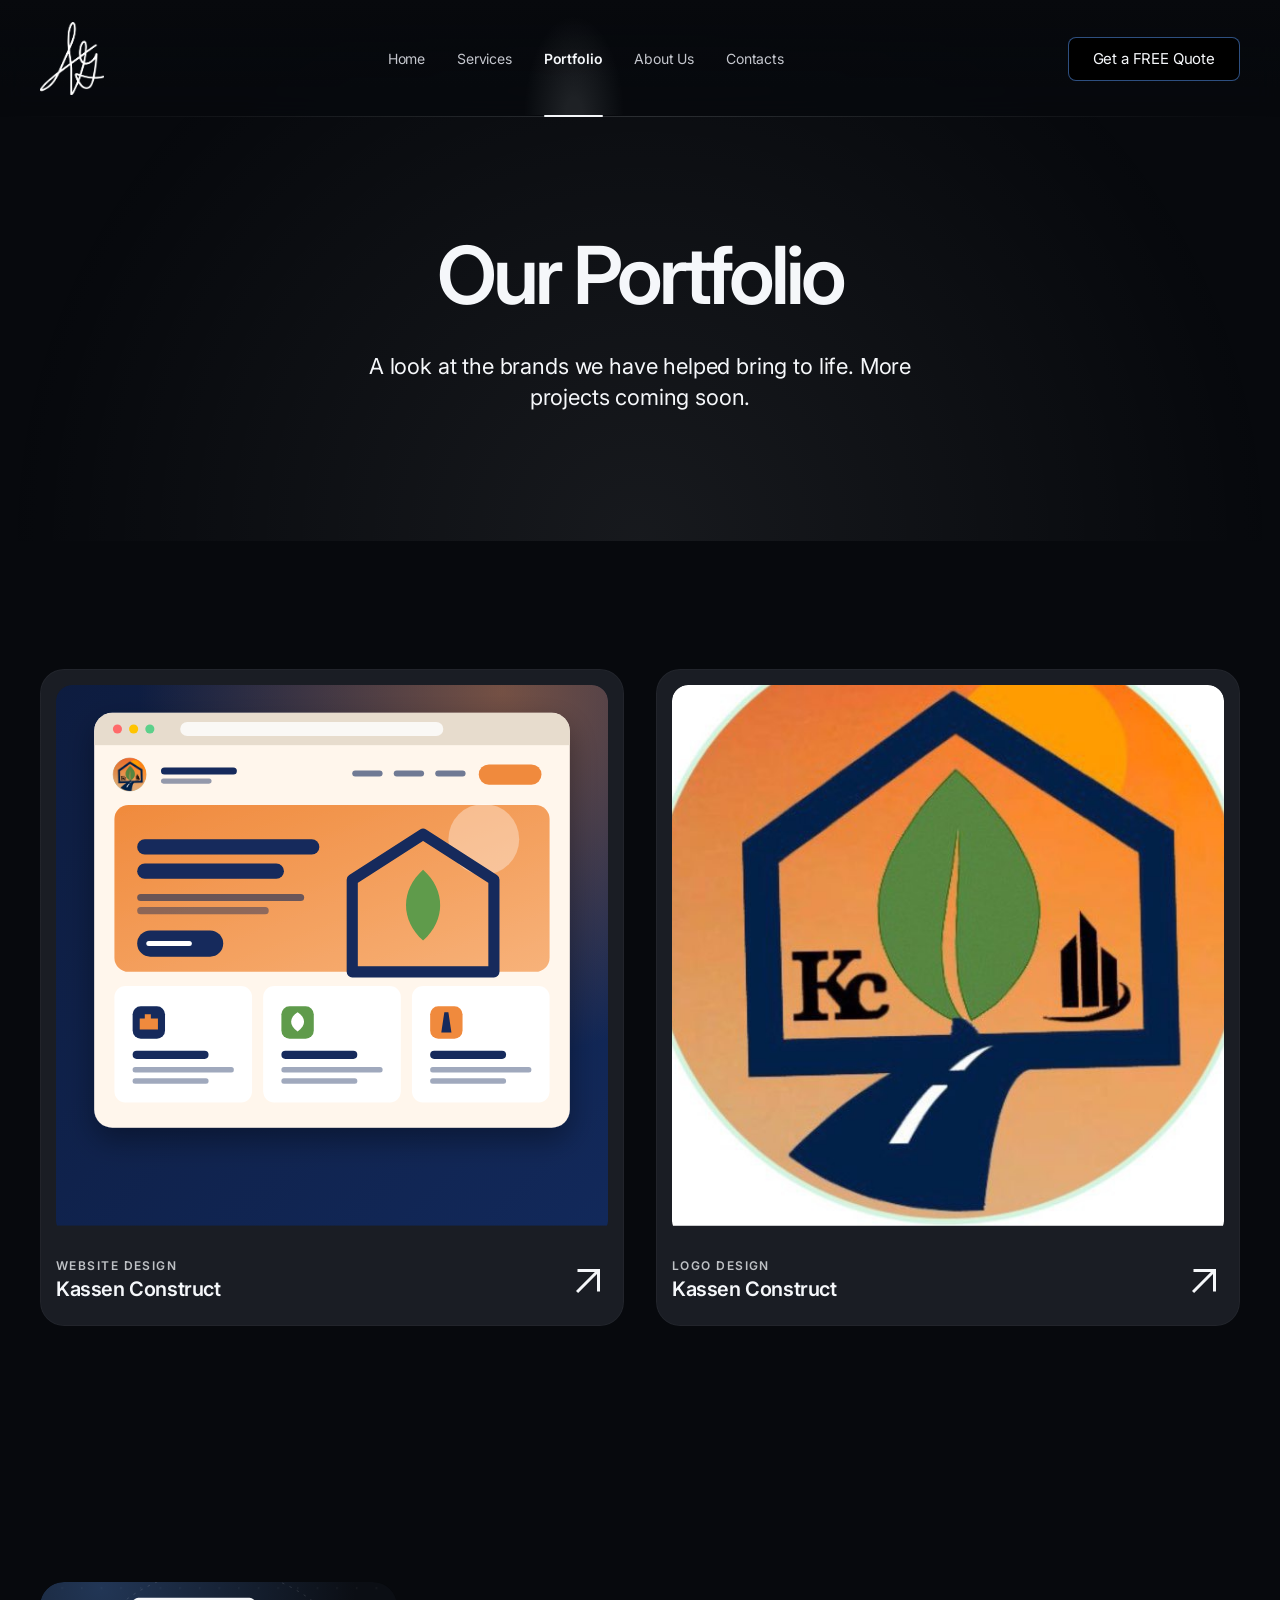
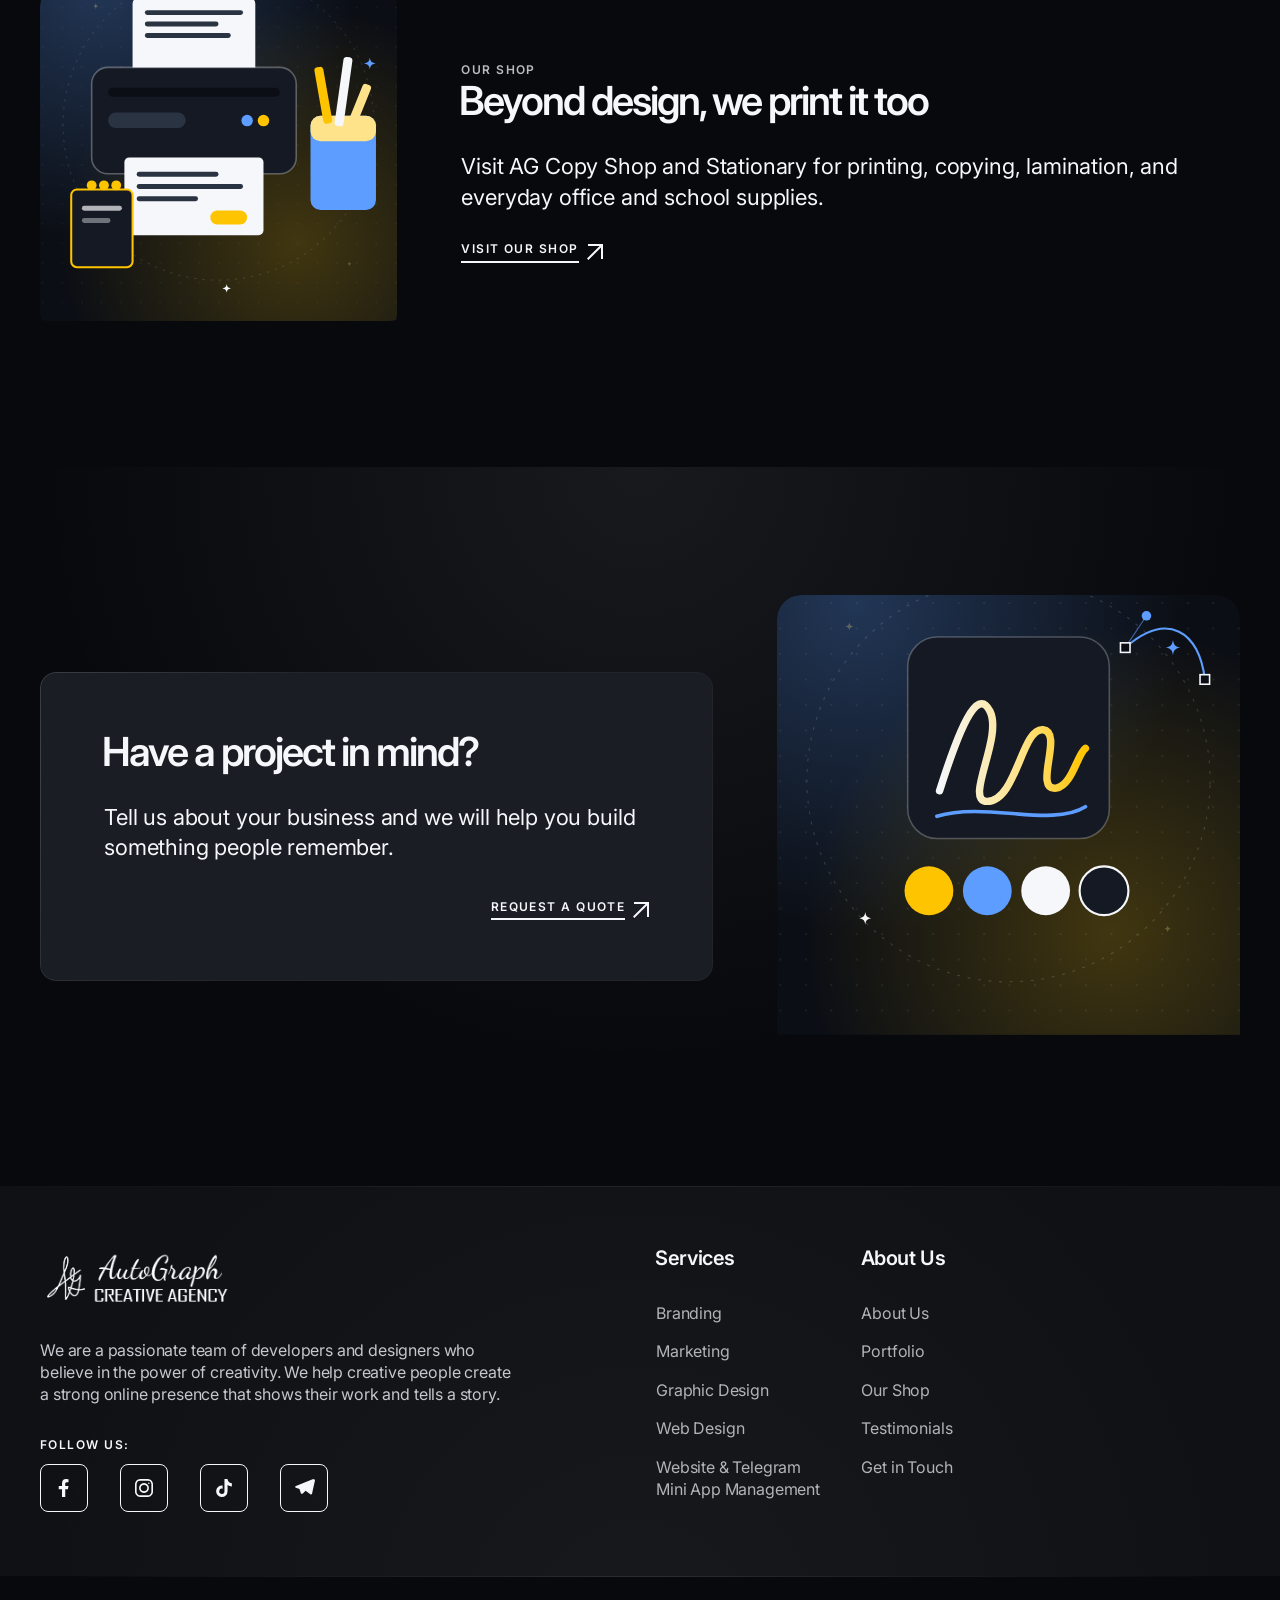
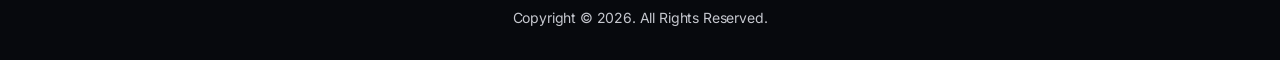
<file: portfolio.html>
<!DOCTYPE html>
<html lang="en">

<head>
    <meta charset="UTF-8">
    <meta name="viewport" content="width=device-width, initial-scale=1.0">

    <!-- Page Title -->
    <title>Portfolio | Autograph Creative Agency</title>

    <!-- Google Fonts -->
    <link href="https://fonts.googleapis.com/css2?family=Inter:wght@400;600&amp;display=swap" rel="stylesheet">
    <!-- Main Stylesheet (config, libraries, grid, template styles, responsive) -->
    <link type="text/css" rel="stylesheet" href="css/style.css">

    <!-- Allow right-click / context menu -->
    <script>
        document.addEventListener('contextmenu', function (e) { e.stopImmediatePropagation(); }, true);
    </script>

    <!-- Social icons: always open the real social page (keeps the template's page-transition scripts from swallowing the click) -->
    <script>
        window.addEventListener('click', function (e) {
            var a = e.target.closest && e.target.closest('.bringer-socials-list a[href]');
            if (a) e.stopImmediatePropagation();
        }, true);
    </script>

    <!-- Favicon -->
    <link rel="apple-touch-icon" sizes="180x180" href="img/apple-touch-icon.png">
    <link rel="icon" type="image/png" sizes="32x32" href="img/favicon-32x32.png">
    <link rel="icon" type="image/png" sizes="16x16" href="img/favicon-16x16.png">
    <!-- Loading screen -->
    <style>
        #agPreloader {
            position: fixed;
            inset: 0;
            z-index: 999999;
            display: flex;
            flex-direction: column;
            align-items: center;
            justify-content: center;
            background: #07090D;
            opacity: 1;
            visibility: visible;
            transition: opacity 0.6s ease, visibility 0.6s ease;
            animation: agplFailsafe 0s linear 8s forwards;
        }
        #agPreloader.is-hidden { opacity: 0; visibility: hidden; pointer-events: none; }
        #agPreloader .agpl-logo { width: min(260px, 60vw); mix-blend-mode: lighten; }
        #agPreloader video { display: block; width: 100%; height: auto; aspect-ratio: 1 / 1; pointer-events: none; }
        #agPreloader .agpl-name {
            margin-top: 8px;
            font: 600 13px/1 Inter, 'Helvetica Neue', Arial, sans-serif;
            letter-spacing: 0.5em;
            text-indent: 0.5em;
            color: #F5F7FA;
            opacity: 0;
            animation: agplName 0.9s ease 1.4s forwards;
        }
        @keyframes agplName { to { opacity: 0.6; } }
        @media (max-width: 480px) { #agPreloader .agpl-name { font-size: 11px; letter-spacing: 0.32em; text-indent: 0.32em; } }
        @keyframes agplFailsafe { to { opacity: 0; visibility: hidden; pointer-events: none; } }
    </style>
    <noscript><style>#agPreloader { display: none; }</style></noscript>
</head>
<body>
    <!-- Loading screen: plays the AG signature animation while the page loads -->
    <div id="agPreloader" aria-hidden="true">
        <div class="agpl-logo"><video id="agPreloaderVideo" width="640" height="640" playsinline webkit-playsinline muted autoplay preload="auto"></video></div>
        <div class="agpl-name">AUTOGRAPH CREATIVE AGENCY</div>
    </div>
    <script>
        (function () {
            var pl = document.getElementById('agPreloader');
            if (!pl) return;

            // Set to true to show the loading screen only once per visit (first page), not on every page
            var ONLY_FIRST_PAGE_OF_VISIT = false;
            try {
                if (ONLY_FIRST_PAGE_OF_VISIT && sessionStorage.getItem('agPreloaderSeen')) { pl.parentNode.removeChild(pl); return; }
                sessionStorage.setItem('agPreloaderSeen', '1');
            } catch (e) {}

            var v = document.getElementById('agPreloaderVideo');
            var data = "[base64]/XN4B5+z0XWZ/[base64]/[base64]/She9N7eTo1gwVjAOBgNVHQ8BAf8EBAMCB4AwFQYDVR0lBA4wDAYKKwYBBAGD6F4CATAMBgNVHRMBAf8EAjAAMB8GA1UdIwQYMBaAFM5R4gSBTmRbI/jjxM+aPpzB11zCMAoGCCqGSM49BAMDA2cAMGQCMDFzHRSeAXrSy1WOzkbhPZ6Km2wGTmZ/[base64]/NDZEdRVGTggs2cQvDcCtB7u5h1XVCf00qE3tw5E7ag/VQy/[base64]//wAAADphdmNDAWQAH//[base64]/[base64]//[base64]//73gb8yy2Q/qslx+ed9LKzPPOQ8cl2JrrjQAAADAAADAAA/yP425VR62BLgAAAE7ADSBMQpAdnwrvf7QTmL4gAynl7mTpV8lUV6auCwTLaLtdGfUnCwnkJbHyv3rRoPj+YTrb1PkEkT8WWuYtvAM0cNrIyo/fRfrGO6MzbhGR36FbaBdzu4ITxt4YcvtQfwe2ZV600W+eIC6Hw7EwSFnQ7wGgkJSsuvux+5fZPilWyIvjIMpjp9m1J7Sk2tgFXMWcnxm2CzjBQCUAzJPbsDWV0vf9F/YUA4hpgf2PUn1m4ht1B/YyG628iPbCH2T79gu89cRJwNeGWknTD7t8/kzD8fQQ/iwJlI9N17UpZ3FhQMiGu9X7WdtoFlR6opQSIqn54N39nVxFHrOqhWMUZpqK6OK72MWHPFNcUzU+MhflPXoP1ub72Jdce0Z25RkHYJUSn48g8FzUQWMAmlIx7fkSdZN/EpQIg1Ioakkh3Y+zPHuJWgRdAwB5chHXBeykwjQvTUbyfanYuANssPMhtWZOUcvkDyZD3IZckFdz8VSytUuKaCbyff+JbRbwbySCPe3PmtdLUHOSTUXXkO7u6zCs1tL6WJwr3oYwXeJgnqzGyoEGL+e1/6Pt2WKNIavdhwDc6QzOp5uFx5iAJCsR/Mdq7+4ew4piLwAQjQADfQ6zq5g5mXGGFfyb5aH4xj1w5XxsRItSMMPuN/N8jrZTlkPgYYibEqpep1AmcoTm2Q63WIgoP2SD9FkinCkyx0EPdK92p3SNDexqJZWoBOBXFmukmdvJshqUijdfVGpeK0yEA5/1fuPogpO6pkIW3Or8XR/iqliSA5tFSR3zdXSB5Xlr8tWs3Gd9xpWZhFoSUC83g52WYTeJJ/3Z3WLnhgl5GgAAN7vyMWYD/WDhyXOii4rEcmqcwxgkEbW4OpVR/ngWGMk8No7+Bn3C5GAHRtU3I5FWhEYJmzKvk9TKctVzYChMTVX38hdBiSBspa6jodYxig6lfYFJ75DbmuIFtv4E45/Y1Els90WcRafiaA47/V6stOl39KkEUKJfV8RAAB27XRZvQQg/cY2srDZtIioE6kHfmhNItEfuTPzn55Ez1VSZ5KVJI1dhGViczt4MK7A17KWZaiFNVrpiXfsWtmrdc44FG4Ob5qhGT/O8okNlKdSK34aBf8gW5Wlc2Lm3S9JxwcrO7ShWIsaXlB0miOF7gxiLlK7tJD55WRLJJzRS0RwRKtPqqQClq1xogJzTUgxDE/y6m57JrMInwzdDobBQpvWjg5x/Lw+BdjASm1+glvvjBAJaRCFznf+3yFOZNA3BXGnOgyh3X/DGqr3R4rs3arxw1Wze+rQQ2AoenQjwFQzJHSNEffPZK7g9yoo0VeqkmgyHFAA4AADCUdCQ811z3vhCo0QepVhRGvWHSZfIHdhmvr3rmlzCm91I6whPAM/towtv4887eHyCq+lY5M533X1AWvA/TV5SpnkNDBkk5FmQsvdNIu6wHhuNuD7QCJXkNMMqVOhOiFaUVpCwRd5E3bqhxoKdKsbtec+nrkp1wiN0tTyxTFaehO9bvunRRY06v/EmpaOTDeQUOQb7AzyNnfVM0QuzWZl2zG6wtwtct4mbD+4M2NgkV5lyENLy719tLiPH1LBIuR6cWRETeKfgya5V1VaQc/rTuuyumPGtHCXlPttLegGq0ijhMPI2YWGS1/4Xuu28X1KXzUq5PSfDaBACOyxtndpljlpCtjyaxP0Y6PrTLBqtop9GIoudIWqLDhFAQsiwPdJKrsNb1w07rpGuo9FXamjuNfMgWDlNQx5R/FHzJFXieVzQtzmn+PoAAAAwO6MXl9Db7wHOBkOb2DjRq/eV+DwK/dqgEXbuVgLUtJi/Pl2Q0EMS4cLvAz9hPzfBZaknNFAtz/[base64]/Y3CSTy84SCdFVmBAD9qN34dBpdRgFHvfNTgJfaGpUmZb2ukUkf7RbxhOWELqnYqWqcY1xYvhvHnNiNJO302htQVuH9+usrmvE+FgGqoqvAAAGWlOtM9U0wPVzS33Sb9X/XTpvCmtJq6hIdm9O8vtPR/E9FAQ6oJVb6dVBo06Dh5RijZU4Zr+cUMtxZmZQccM0grPARlgNnlUOQWgedRpZTThltNawEVpBTLc9sO4hM56zU4wVzVoWzk0hbN3/pN2mTPBrbB/wAULoF8LEVZAzL2atPiA03Gd9BRTUJUl9pzyhm8TqlQV6KW7qOs8XnIpp74fsMi+ye+0D9BRO7k5xw+//0n4G5Kyn1oVEYDcG5PghUbt7EJcOyXX54QKvtXJRBI6kAKzaWIRLGvRAADW5Kxktn4v+U38OqzNK2w36rTUAIp4EwXRuQYC+/ClfNsdXPFsNHvfeN5AKdRfW1ygtzhONoJzW5rCs6U2jWGkLQIBeVvMuATZ4umNaq2JRUyBeq/Bx4SALWAiYU3CDTp6l4bIcZBJ/m+3YbB88BF5JYiYjgAo/7pqgBXDTFK3m3EehM+/sj2JAnj1DuIc6+EgBZoEyIqWXLJHHJhcPmNElmYOKbNjDT64c1hdbiXO+z1ubC5k+lohVz2eIgueR56LtEwj56nr5Qg4qmXbDEATow15H+gz8q78qO1F59GpQkCocDWzyfznaYIQkBHM4XOsUMAC+BSGwgerEULRdOmRGYkvXd/8loFVXzNMfTFmHBK11uPknv6vBjhDcvOkHyLlMyrmWkhDi/c6xQwgB9MuLmN2HYVOhodXFEsc+z2hybYm2E5HwNPMoFGo5fTsnC1ilg5oBEEZFYIck9ck9pNP0HTG8lEr575Mi+I4kJYO6mwxxLLsA1U5U1uSMmx8jRTXs/NjejOEnz0MwyB67tXCx3RuaZSIik2JMBdsCFud8zpoeYEbhDR4uY6NoSe46xbCYCBUJ/Xg4MHLtQwlZ+bQx/oSpUfmS5Fn3lVRQikhuIo3ohhaUxjJYDXOwKiNfs+EWJyGEyp9PHoHxIcXLw3BHulLFyeqEsYhVO/3GehIM/5GJL/Atmz6O0fMCIgmr5zpOgykr6TVbpPXiyP9wDVCFDGlE7MyJC4o+bfXGpueGKLpucleepJpH4iAOCb7URKANWZA2OQzVIHWAzWfQi+SckKEc98dYqCqXDDnTNj92Q/8eZI2wZX51q5LJG2LtwFuXWp4BanXWW1JHcH36BftQWNX6KjRnJ7V9L+jgzFQmqg7gndLrCGPisg2BFpt6mNLsLFxFHZ3G/cBOfw4zuWbgu2/QV6BVbXYu9cnt4VS13jMFLh3lowx9pktICpgJVsk0/[base64]/GlTYXo2aZw7Di3gw0vEBKsr/KWB5ortKrUROSz2xy+E81zfNCW7MtH7023HNG9H68eljyQ433JIX2BZmV670VAzzRvp/MHkHMCnMNDTYxzCC+yuTi3B741qghb1pIqinz3UPzLY5pTA0evhnZML0HPHnfwoq8n+Olw4LMd+6bxGs9eAO4R/ROt+b103j8Brql1TNCEFFtCj83iwjwuLz9RMI7ywpa9xxIlzSHiqI7ZmzPXV0Zf4w75XXD+BJKK2jqJkKZQDi/z4GHOjJCR1FiQKsIs+ug3aiwoBS/8UTPJQEOh931bzD7jXrBg/u6Fj6bo/eXd1X4ahlDJBhnUdReJw7pAEFW11VN5omh5eCLiv1XIvh3Xf/xahivU1XFBiQYZQfQBnZBio46Y0UIMHeBEUSnpe8GsHC7ru3dgRfViWFqppx09mttVSp+4Sb0dv24JCwYiI2uTLWp4+a1RllRUMjLoYxsvq9KDE25lbnhMi2CtEqdn8ATRAOb7ABmzyucVzWqFNn3z11vXDG180CHfpq5MNwdgkJMWiNFvtE4+7Q/mMTcxUS0xlNj0mXCl2f2ybjiwvmEd5ryXJNUb2YxnyhtSMRAGAKN2f9dlLLKctiry4KUiG00SP9Kf3TPkU0VlwMVjKrVbBiVqP9PwPTFgCpzjyf+4gjzZSBdfL3Yq9palzacU3r28daBfmL+UFLlCusyInpH6fmRaJiYLDX6Mp/nZyS90iDiYX7CgZLqImqYzOwgEM/rBVSFi9kmPbD94x90KeBQc9ZWbku4N6uHYKrs63HlKCXTR3I+6+wscCKmnk1atw+BSdaGbNqJ0+jb89v0uaYqZ0DJZqpD4Vc6nwATpR4hKoLPnexzKLzTt0mL4PhGSRcMeYr72iCAkuLAVWOZNRGiZiJ4BUe4VZTUztGNFsBXIckNC0/yZn2a7yfgM9vQF+30d+Av/HBDj7FlG2a9ToeFye+SFGLUX8c3m5pHM+hv+o1xjypGYxeDGtfmDRe4ItZLP2nDUgpVtn+YP4AAwBV5vogZfMkvUVlYqiZVs3kLmFvdUsMVBG6KUnfWK63nNT7t2paajX12oeIsNX27sa+X5+7NpIMS/2E89K5pg6l06GZEW1LzqZ9vXvUDd3Rb/DEUekgAO3HOCeNiVyf4duRwTPwa5yzvQeccM54LvGap+lJcZWShKaWoCdf/pkJMhLwqpUV+e5/Zy8CPh1KgWbY1Ooczwom4Xzdbwd2ox2RoczZdEuHw9Glz4hZX/qaWaY+/uolH1zzeCC5dOMC1FSczXV5coGhYeWPjg69tN4DZkgAd65L0iClECUBGHc1iFHIHofJyXsJcMYX5ggSilOjBm4wPIGZl8sNrT9G5+lHHq0YBeoBfJr8BSRn/lcuDk8MhtayY6/xoilfIAej0/ld8nydK3hbZAUg4XPjOC5cwFOM0P5WlsLVbXww/ghap68OY4nf10ZXDnzohU1aIEGqre9MLPZ3orQ0gsr/T0H9mpuX/VsPQ46k5HlDfQZkJlPRNS5z04SbH+t0ROT7FITcP3xWLO+Rq0aavhiQ4Rbc62BCHtuwSBvuC3ojxmmiuRZTGLWknuPJ4e9RAFsbvZf6KKu4Ciagx8aHXZeJkIfA2dzDrLRGvkKIxMD2hzk7qYzG7n50i//WzUcW+xh/HVpkDYjyl3BtKOL8UaOAw759+Pu8AC6XKu1YUQU/8jaU+P4JwFFSeGktzzV2soe+Jb7os0YN1hEr2eQGtrgr/szBHTc1BTvcuGspMSTgX417huCQpgAAf3LcPNpIJxEQpVHzgzQzsdoGppGaVTe60UyuRBlry0+hfiNwNHAkCodTUG14CJeMzfHXvHSiJhAphiQVWeAJ7RTOobMcmPRUTxXqICu/ZiI7AK6AO0buY4jAZpE6JnnsiaiD8XpVlaoC7/lu8tCTZDCDcQNT6j1H+eLoEu6yUhERKiXxiy8bi89qldS3NZvfJdO2nlqJqrNE6YlghyrwHDMl5RiNVqdMQ9JQ/ynAx4Odf5klcDQIWQAl+Wson2dORsrNeQCUeMkZHjPH41eebQOEWs9ucUyOHf0VOV8yztksce9WgRewKcWhSgvXVF+pFA1EavkEmuy1Grh/[base64]/pPDf1BlPqCDuT0gMMltapQ7NUkBmKeLHPOay89JE1UIq6QEwxKXZ8j7rk8Q9c6SEjx9a0614sVDfjAPI/CgSYjkzMYObXZdbNGghnXGjKqHIeGPeJE0pNDtR5Uk0kDf75LZ9xQaKxGuI0qgABUC36ydzEKKi4maDE58fkQcm4+ZZObucCUq4A1c58CsZ4cx6UZp/7cT7IFSC/fD2n8WQMzCyoK3TaF/8RiLNgLvezjGt+Wa89tG9vgUOghv5jE1LSS4gjPwSpWx+AU9C7D/CtkdY3qT5Gtvx3xkCaGOUwxFbAUKumAhz0fN68WuKWfFbEokJsumJg8jkC9VPRgRy4FXOzzKGYcyJHXPAnoeY1AjNEk6njYhm3EScMMV+NvPajLPe513/ymbJXzImfCrUsmihglGNj0VRynsxHDEOg5ZSaYmWuw1Ye565oCgEbktN0/gUyemUheB+2dop1yJXniBkEcHIJfjn1Z6Z551wt/rCpwS8ukD1ofPY+HZsDGQw1hxVNTjrsUCpWR3h0su1Obf2YITzgqj0gENrqjvJ5iBM6ORgymUJ4q1ra1OpypRAZftlSOqSunXP23ANYMCH9oZyPSPnxgZqnTWf0Qul4WlCaqh1lIesk0jMdoDm8VngcitVznWsq2p45qwe/wSPp/35DatwRoWy6wL1sK4VVRPAGuwusBKuWad+MSZJItuIsWs5D0gZYnOiTn6ULoQxd8BQ0/qfp+6qkX5f8QE9USdi2dM1XU0xc44wl+UKXdyfG0o9fBNCzzd16Y+Z0NiNrpKmFZGKHabPyPDg8Da5StdVF7pG55YBtgCIGq+T7cfWxoFBzgwihlAzwEMgDyek4cRJEpYJvgBbuXDXR1R73zq70LQMPLjY4vZnbuSJSknYJZb9SWuI4M/gzv6VGeV+tkj6CJGL51HJ77ZoM29LS9oluuzuWHm2XPZPQpz0bVl9UyhxP6is+Lc723a3qAw3oHAJf4yg/+fKFebCmp0igZa/XLYeChFVaECldAef8B1zgiUuvFwWJNGZepKWq4R/B2wHcRoDuwktkbTA3BPOwb6QdIcd2FD8EY1eAt6c1ae21hpwjupQm6zUjyfl/kbekw2QGpO7kWQ3XXdxp0y2xGVt7xwAEG3CMdauVGa9law7wf8tVFiGaII2i4tegMen89XALHnP0sbNX34z3nyp1RkJeI1iKSAa1VT34JvGRQnwWcZQS0Gqb1+rKwx/T5eVG+hIPoa03N1PicbHolTia93Je87Glx4eVzHNlXhd3ShSsAZat/5weFjozdE+/XYFREpkS8r8N6tOGQqKLWhvNfsZhxZDhOCqbwS+MrPP6K9KTieLPY4ccRY9IcZsLoV6HifeNZzg5C7wBtemLVt8kTArC0I1e3wl2GAX3GCrbKswMxoNfKx056FDiy32QQK/5jkiWkSzfgLXQAXhvXt38Ch0+N34+V7ZDmzBb/PHCCt1OLPgYQnc1DmXigv0fv3zh60bSKyZfBJ8f7yYQEnBNgeLo+Zm0eqTwWfa8tr+FC7qQZ5s+tLSRuJuOEmgo4NJtecS1jmcNYrkI2qy4QRfySjSysUOjbXu3aE/zy7XJ/Wp/Cte436ynHChSxjtbG6y9/[base64]/emDrl/Xy4yaNUdP/6Un1rPeuGi0h43eF4P5lAqpsFVKUXdZkncgBYAtJ31ADi/gQAAFYlhkhyTrOAHJe684TROAVqWiEW/fP167ZiYRglv5lIXy4tLz49FzkC3OO8lL3Pc9EvcbIQIX6BECFOASUEcoHsVk+1bSA7jhw3955q/R2rnIiyHdX+c+dYCjh5EnWlQ0lAmPHHOrm8RJz97v2XEQIC8f4k8evcJmw604ejLTXHAbuNA4NuOWIrZ1WMG/rX2VchYCXeYSe2//2JPs3TdinHF5Sy1DtotcgvDVJbooCmre1c+0WfTEk93BC5bChzoMlBe7Q/u+3VisgwPCdzOrUPNZTsP1ja6ti17HfAY1ZnpB7jYSitZknRid5sq6gq1QAGxraV0gC1ifYHk6kdUwO+ST5jYIEauCvxYjJLJSX4/A8Nm+8jjdVinJfy48cbebQc353ZRRHHKeQs8pyQth2UN0LkQPMlRJwTO3FvY4Mi/U2ltsyRysmD7QIZZM/BEBu/s3JOx88Qvft7Llu4nrgZCzRhJJwU6QSvsnz60ycueaixB503dxwc/R+eOg4hKkrEZ3jeZ4qRgVIP/mzhavCSqKAh3AReIFrqfuAexnIfLBtvFQwcKd9YPRWxOOgtBoVNXjX2cyN/FY/JDlSxCGaDX+xiVY/7ak+1xMYXcX4wkJ9O8rHEjBFbDKGdvYw8P1qAZ+JBvdHShmmPbk8ThIO8T7tzIQcah+Ot5q25jRd/xUzLhPtNxDG9baEuXOy8f4soQWlJDZWVpQHXA3HIlqQM9DELGgDIbu2yhJrzmQkDtviA3zANfzRQEirAAAG+Dsgw0/ZG2B0QPsm+VVkUuhztmheHvMytk1RtOHXKP1YZzaevY5B1uaKGJntsjPq0VveHTfcMgpAxgEQAAAMAAJ99p1IJM0Fx5O0byZ52AAZoAAADAAADAAADAJ+BAAADO0GaJGxDP/6plgABQvhW14eoc22CRLJvNVKpXMjXGoABQQIzQCaIL+fUrDEPbMsDkSyj/KAA9SyvDkiKCyDf2Zf4FNZ+f0SGMbFq77upFKdjXV0U/cwZRRPPg2M0wQpWPGRF8apYBaA1g0Uc0rKuix2nKvuUIKpgPufsqNUD79y59pGZxtq5020HeVkgHwCTqKrsXkLmLhcv94k+Kvu4wM4Y1Fi2TcP+RgDu6+xrPsmNcmnPN7IG4snbLZ037tR96yWN251aJaD0GfJKUpKY6+lBMY/mVQzg9cTG8JfnHqDdlHjmpcPwdn9BUdUdeRy6mQLgLEIp8JIWD7BDxw2+oN72bum7Uf8E/jq2snl70VHYA1/ao/d1Zj1e/uo9kqCzShP5KFJYHMgmPfQF/VgPASORpyTD2zhaN1Odv7sTH1jYeXe9QW1jPmklKyZid29Uzxq2X2jJ5Jx7CugSCThAry5kxSIDXiB2UHzwNKF9arsACiF726Jcwx7U+IWo916zZQhK/MLcoA2onu52dka8xhGNXpw6V1yzDvq4Uhl/jNtgiYVTGV/Vj3fmN2o6MTHIEs8dXrus7H8Yw7dctsChrSGc6w21MEUDWCu8E7AmFZA7kOLzpwVDfin0cWVQQ7o7kqtZ2+DNR/p/lKpJVWXpx/X7AZnXK7fj2NLm/94TIiNG8RVer13wY4sWhOFtFouh25qb6YWpNYULqbuaJIedexYYrmdC8kZNWAvPDGKTSPfhqkBmpN+BzRQGdyRdRMVU2igR5JsPvDfY+uGXaakta7SjA9E2OX8k6hpEdqHkSB9U7TYBGb0GVACjo4AW7vz9/u536ZYrikDbVXjjUUk23V4fu/j8Vy7SSoLZQgl+NXcJ4eFcI0zgAoOyrk+D+2uITSXnWrQR11vX8hsGWHWBMBB+k3uVKJNo37dRjr8slkC3VWDVzOdvezUWkbpgmqw8+6CQlA9hTteRIykHYZGuTxcBP1PyR0/zAEhAoamByM3SoJn8g9rETkI9W4ZKCrMN3a25TyBdVUegbEhPhVPk2thF+Qti6ZLGTPtbW4UekbEVF1cLmOgQbJYXKS2ySrAojj9FU7lFx53LohSgAAACgkGeQjiFfwAA4km9IIgvWeAAiDO4+F8WtjUH4GiQS8/3icHx3cnilRunZCF1J0bc4IDPVs+3tsgSLamMmwYNygAixMkUUMmR/Zb8NUJltnSPoTicByFO+R6WaRn3StIhqsnJSW+A1J4x6GBN9zc5umeiXtBbO57pz/2cZc6dZ3NxvKlFEc32X1bn3RBOu24+YYYI1vtncBBrXY0/x280l8j41Ca9A3YSAZ2D4t1F2jR92rrM8iX/4pjBVg5gS7ICqk1v5hjQeMYry1xv/8zssddyTqAFnV141By3XNrLhYSjciRF/8ZC2WG19We/OrFyJ3KSsybGvcDTeK7ifL4OVwuCwqE73Qngu0+D6jEVbg41FrVJds5KGce7Qwdl5CgHS+PqpsvO5wjgr2ejzaELHBwDrb0jzkVgMTkLnTVDS6b9E4eL3wcM4Gr28ehr90zuPEtS9UkjFGe1sOHLDa9r9GHpveSlNEnhGIHFPg6f8P5v5TTRV6r/2Ix3dhuzQ2BfOjWokbFNuqRHI59MgLRV3EoIkTytaVCMZIVGW5Pqa/TbZqPTLlhpheWqVRIgXDogAouMnkDjKvE4QjL+L/ShsvggAVmoEBhBQpMEdF5l0QuOhiWJUq+BtwtXLbp6bjZ61ksEOIWfmyHFCdVAdPX6RkeIZkuLcloa2dFlK3d/zjYLoxBzIZ3Fpah4lt8/UZ+dOTlKv9EIAoTA38jgMwmoz9T+zEodVxlKmiFrnCX3wOe9qHrsUHSWe3/IgS906Fu9bEdyE0JS87PphnASc/h7xRNsB37Z1J28UudC713osPllddv96Afdwm3AHkh/LWnB2nnMSa/q6X7aKiQB6K/3TlwI2QAAAI4BnmF0Qn8AAvyU3R79ibu5LIL/ZXTbOeBdUdwSHUHmxZV1MBB6koggMnP5RKdj7wIadtqpVPF/GsGPBLrqReX+mLQT6bHYR/bI5mSdvqeYWumTERdUCWecwgi+4Yn8X0HIBv8DvtFZU4NbEsllWCWNgOylpkREGAl/qXWSZ55nuRX0gFS6n29hGg5DgKCAAAAAbgGeY2pCfwAC+/GJOTy8zoCLv3qVsrRGeCBKeuexAyTBUSNaSIDQKItFhLMZD9FczYNLr/cKYS27t0OjngWUG902PFkFWHQRJ/o63sTXGJrG+fgtFyXohzFKA8BLDLLT9yIoC1VRUpiJzeZ9+2OnAAADMkGaZUmoQWiZTAhn//6plgAAAwAUv4V1APy8Bj7QnpBCwmWbio1XXnGmN4Taf9yZ8Tur2u6cxFUa7q7Ey2NKPH9+PNZC3xSu7qgcm85EeVBRd+5HjCh/+/ZuySN/XHhRz/+u7hcuHm7eJ5aAgqVTGDHZWYRiuG1AkB9ejPKkLN6rSBlluiHIuLmeZtCBkSJMi15jY3Ut0MGYNg1/4PkgXJ59dyA2/6SbCeffUX5XDW/YgDDVucJJ9GeupLite0fSgER7Z9WtAW8UIP2CLY8y8Byy6mft1NjyGPJkSgokGMy3QEbDBoG+AORoNzT0qCJ6HDSglQXgYwIsVzj46gvLzZhzhQlaZqD55MqvlvvGIRmhOnJYS/J+Nelmk602oZxCE32YHW+4MpV5PBTvvFW0mGtQEs3yZAqg4Ksse7vLcQnZSpH/MlEC5QRCBMdiaYwx5tpBAMCRiKy8PNYBLRPU7cKh6yRojh7N4AQHHRxqNiDD6tOj2pF+WlxhWClz9rq2k+NviYuSqG31GfFQ1srZlkY5ELY68q2q28uoincEKtIFZUuwJHwlrATfBAnOv1RMcOj4iUKbcX+90dgOtMLEM5QuL33eUUYFX2bBc8Fnv/R6C+bZiJno/YGfBd+FcefZIDh6fpKsFyLa0Mv7lqtDGsDq1zNkO2Fj6uRN42kLSVpKSKQwPWnKsQ/hnaxivb04n8+Wf7kPUy3X/na8DQ803OAGhFk7WIT+wvkLYhd+t9rfkMrjPbK93+mV0qOW97VTDsquFWvjCrrzss0kuON5d6XcFgL3plLtuwXx1bQfJTFdO7rtXYHSZ+MrkDKIrO63NA+wmKC3eWg0VQ/ADbyWfWnUrGugXllqSUGUsXqt2n4I94X/h4zk71MnEXYJ+3dASzou6vmCAfCM899Xf+He0pvvYvkksxa1GoKyPFh6urdPN/4vm6HMSwmhOpDEoZ6yeop4QAaLo8TWLXVFvS95Ojg7big0pz7JhNozMcJMg60X2G7qrHwlmqukZVmkDbCuSXdPu5HJtLtj56Cc8Ni+BboyHOvxg4sHbBCsSpJlZ7HV72dUYKhbyRd+eoTcBSa+hjixAAACJ0GahjwhS0TKYBDP/qmWAAADABEEB3wANEZJQ2K4vjCE12Rbl9TZrQP5cWSTnkaUpJ7TLX0YYl5URAxVx8OTgOm+A4vAtiI6cW+HBr7mUXpQHTshtX7wAbOwwRDHiAkwFC/HcX4CUhHI04OQxMI9jj7opKZXMZHeUMI0X8dHrHdkgta7nOc/TmAr+GvZVY5M2tswZ1ySglw63CsibL5/nGQEJyMY+5GZMHYJrQre/5RFD6HRSdl4XLZaEwqAgW7/bIRuiCVbHXshZZQ8f8mxqC0G1Ukc0/mR+kx8PDUnSCZN0hCzcdypr7SWQKY3t5oYLvRZXulsZ6e+Q6a6OVLFwRGIyPjSWUZ2uWKcdXNqzso9JjMpxRnXUJXnuDtf8M6pczAtLz3bj+r8YSjTd9QvWdR3bmXMd1sJrn7zplzFFTkTpp67gZtOagbBBk/u9QMFj/iHOm2gFF8DdTPx/povfYJuBKQrFd2Kyi5wdhD7Cc4nuBSrSvVAoYS17j4HBRE/giMBp/pNhaayNREtuIOOPiKF3dz8QHBUdrSAXiiXzJ6is/seJEBYXYGTdgPJ2ky397EADfN/iPLFzHJye1471RVoIopxBJ3+duUzHJZx8VK/V3nHH2k3LfdoJRHg0jOAhwVxpOygN3baOLViTsqdFZ+vROITPjndk5aOCQlF9/Yziw6Zis3KmGXClzt27ALdI2/tldnGJzkO6N8V3AMi5Bl69ZROuNhBAAAB0EGap03hDpaJlMAIZ//+qZYAAAMAEYPmqAfB2tysqUI3E1HnYf6ZVeJic95J3354MRR9ZZ9PDqxQsUdcmCDfz6b2uecjKgt11zi3bwwBToN0g1DldBdIgb82VXyzil9mFq2G7GwgR9I1a8cW1JEo8K2zhcQoA87ToMpHN/Y0h3/+E4oKGPE3fb2VP6xZ1TXufxt9pCq7LRe/cbpRCNBMcMX09FarfxR4/f8gAdkq0vBT6HkXbROPRo33Dy4T5G65NTju6KGdtSwx0JzJDuDFJHisnjZpuSGC32nAvDG3c2OlylFUtGtgnLrWKckfBioLFCI5yRgd6ElM+y5YzP4dFvnl1PK8rCArvRpat37G+BVtst9zefV5bVD5BU3tA4T/93+aYEcGcBwbj5bmP4WKZD7VSXgDTT3nzUTaugzr/12AdX/WuFRHBcvXST6aBDR0FvMJScDoVqNIaX/SH2ZGloISn47XCiC9STSLYK80up0dvAj3mGM+G1EbOaJmZDHj5LkYGUJIfyfllq4SWBwA3Z3y1fI16YrMGOgsLl25RyCYcO5iPWC5YwnyJgXuC861meTZ9rT0nSEaDyAmXv+RiAFKkHA71aVYAXR8SRtOtwELAAABdkGayE3hD6UmUwAhv/6qVQAAAwABnqcEUAWAK4tg8ItxrNzZQlqePpVzx4YSfzobYNzUqDG4i9nI263JTIKFim12vS5/Nb/7ZMJLxJhMKuJK4PfVJgHzKPA7Pnnmz4olbI5zmPSRPxnyU2YbzLVH5nbTlSOpXQwr8gESGllV6EPZRDPWeNQQNHCSoYBNp0DedanT2bWCnLRETJpI08FvfgDYVvdAM7Pvp3i8pp1HsyhoRhuNP9YhTMOuopkPOAmN44LdJFC6/zlfAcHe7Mr4R0QmKt3V5UVUhhi+S5QYHUhGOQH0uyG1ZPHss/Jtlk4JYbTmaeCqGsAIbDVr06v9xJQ3dKiYWZQYlQ6eQPo9P6l/PZl6aWJoPcnTna75Y62eg2uo7Z/x++H7kh1WmIP4N5S4ZYt0AG32/274ORxl6HzC5q5w4fiLqOApG0CHRfnJYu4BRV4Drv37F542iyx9tM/thKQHRfkCyVKE63ydWXfg7UAZOOq1AAAF80Ga7E3hD/JlMAIZ//6plgAAAwARg+aoB6KltgeDdJ1U/Rq5AtCxBkAN4yI8fW77YLK7lWYC4kg9KSPnnHXWXrOtelzu+pLkKIeqJxYNXbAM8IZlxz/zNxIqNWX0FA/UMCdNB/hPo93MlzdgomLfj5g/p8NsWpKbI3DCGkZTKu2v+GY0S25vYje3qZppLiaorx3yWAusm917vX93pmjgLoz5lSrI9okzCxO2DblOrpiqkMovHEgoGajD/[base64]/bIZUPmm/1hKK4KM1FH5h0UqCMo+Dp2XLQM5BaOsowMlMpJ0BW8maVrqH0m0C+2SlmgOQqMIktWJ3Z+TnTgCD5E3VdpRmUWC1wunoun0kF5kuNiGcOoaIm5Owayk1TEKH92VVZoGJrg16/MGqEh2NotMXn7yK1qG16p9ovmPofiiYGyz8GuxkVTykalztXzexJgHYfJxie/qFtk47lViPBbSIVm/GIwmFCjcblZcnk8BhbP/uG+0QyoWgLEjz6ZWyKHP1Sk9+/ZG0golyWrrC9df2foaQFhZjrKWfAt6OOqF/aYrGucVepHhjKzEP7GJ6K7I+smH/[base64]/Ckiyi6zWmhvAuQKh6pIY489tZFiR96PjturPfxYV/RCD6J2+v8puVkBuUDStWkjexA5dPof/Yw7P/creKUJOSqKAKR71PTOc4L7uLFGNXqbp6xazjpKkfDa+1pdGleIodakIWSiz6rWZ5NkPXmu5NJGuHDDHg1prxfIqfbwT6fljxzfV51JzMeBVjuLX6/MrWWlGINhLBLMNsyyFGif8/88hSUP8HGvYDIZvF0jJpPkvnIhP9lOj1orROQHrSL4qHSZTrNNetk8vfMPZgZKIW3SdrC6XQMHnqWYdRvZK6/w8P5kSP5YTRM+Bj9hdX7UQXXEGfhm37IccLzfr5VoUarhTl3kBrlbLhZiNZzWlhSlD4WdTy1Rie6w+PZdJhjL8NngaymsEwL8IX09etiDdNbPkMjgFOzNgVeNm98tPA/wunsfUgohgiFfOTZSSqBJRHXdWrQU4V6L9XdtuT068Q8PFKKC/jahZDXgxK8IRI1k24VqcY8vErjPhKd0Knr8ygZ+9spab7tQ+PxuqU7R+Yxby4jpcR17T6Dsx+k7/agS989HH6F+vKYJvKxmwqUm0FG+Sd9bJjk4c+GnfYLjqQa9v0B9SRznxrw5Tn+PxpnsMXE1kOTFRfgygyK6rWoLoMLodwGV8u5YA3GJ5UOWXzBXaPpgpdbBWMdW757UnMtiJtqkIC8RoRE4+ILWi34yYUTsT9DCON+WbyA9hbeDsggiDeD/kZg7Fe8oj5NoLE2ZD4XQBbBvMhst+LEw67E5LRHUP8C3F1xwVVJnfzrKD/EHsfssvdGTzu88FvOFwRg+j9Wn1Qk0nh7OEONuNvkvN4i9HYDYWcRtItSWHSgqTgiVECzi9uoXNtiLQaFRZOfZMdfK2SfTNQ5ZzTusETnCxmlofx+ubfZmas4vqeNYtJ0LG5LzVIweD4gLadAf7XmWTw/KhoCvmiuauW+f9XViVeUadt3zN1j3UCUnqAAAAAW0GfCmSUVEwr/wAAAwAAGcLr2mPgvPGkfyvyoHradQ4mkP6i6lvU6ODKpaYP3LeoCR/30NUADQlAHpXwTRaXUjH1ZGZHC+VV5mw0WqLqp6plRYCVReO1okDGAwcAAABPAZ8paRCfAAADAAC6NCLccZcgpq9b34meckNX3AwoNc/lNAHjGNAAvmqon6EGcsSHduwirjgV+JdMGLO98A/SLVwESpG6lSQO3qJmZvxnwAAAADkBnytuQn8AAAMAAB8SwYYzub7bSFOuCE5HJ6PvA+2UggAdkbJoy+usgUlN8WTDkO2FhBLvF6aAM+AAAAI4QZsuNQgtZMpgKJhv//6qVQAAAwB3hZjsXs4mggAIyuF6XDhC4We/rViEqDpxaxOwQP/4mY8vhqTpOcvsiBQeDTmHcSLk2e/ZmGhaEgo3PoNnQV/sEFbZu3xfJ/41HDM7iwKjes+kogq8ypWJF9dxuZMNrEUI0GF/k+z0TSMwU6+Rm1DCfOUYcmwC4Q+U8AhDTC6y/t+XZlqd6PbhNYm1QVvZHVaEXoNT/GotDqEZAWeWKU14bWwY1yZBGPpbMNQDEF0i5jQ94LIxMf/DwBCo/x12OZ0iyKtPOAiv1Of8BMNg7/+qdcvhw5j7xJPdcEW8mcNGrxNNtso8k7D6pEg/Knn4DlWi0od5jlc48Lt94i745yvedK22Zs3PxSrL4OgSZy2uI2rgeNaV32C510tbifsXCvItNFzumOBamqI7hFsVjMCPPQo0YkHDGLZ8eYpJD2gntI7+wfRlEi7PjqYWBV624NeTyMaENNnfrg8b/RQIBRjrd85xE+wAfoDfj5t0ulkunCfB+Clp6BzrQMLfO1LY07FOjJ+oxBxWeC0IQ3xROJeC2Ujahhsr7ilvApi6pDTCS4p/AUhyMq2YKP1vKUzCiEe1QYSmPsZrk9iM5fD3N9aI3mH7z2n9VbBKB8HQjQYKMXQjvssu+mmHkvcchfOYuHLRx0qvIRdsPJLnDVcBd4WjJEwQyXDmnY91oK7rW/XMwMQIxCsEt9rvLbTfdHxQ+TmOgy81iBMWYEmppl6/fB3dQAAQ8QAAAD8Bn01uQn8AAAR24p3Z1fe9WwwoRA/8jEUtvTDZtXTANE0iWiFftCyPejN7u59WgvJMeq2o2B4f4//iUUX8BF0AAAJJQZtQPCFLRMpgKJhv//6qVQAAUswhD0Hm8+hUERNQAjJ7bWiyE9SH+G4xefDk7hbR79y55k6kGbTRdzK93xd3Wh8fW54z8QHWgDxNfX0oAQRmjUUpsoP2AcvhCX5UnUL+rUqxI5vsuqUgxDYO8Niq0GJrF/oDZe4ZC3zymOTjPr1R37SDR/ms76uUMyDhPQLJXEDm/CSe976wGgdfdkETQ3+rL0v2QroJAsG9ZlvXIktJNX9ePUhRwchTH4Cf9uBlL3IP1IGJm8ipM/N564evshB1LgrBHiO/bUPe1ZrbOWTG4NSAeilR/4rlIsxfNaIE8xPPvj1Or9mzPB/e/wij2y5Qm6BERyYkjYC+1gU9xdPYhfNbqyf+JF9KU6lVpw7IJeATsbe/GD9R5SVmNbhOWNNn+INwoAB8cPiK948JbHsHrJrNR7Mbr6OjiP0Zkl1KG+YA+L5KKyjnF8FB/[base64]/+QittV/LI3OSRTb14gbzLrBNrfKqXbf/RfuLDfJsFZNuVBvBHp/rnMmYIvK64FYUbSxdNI1rMTtO5AusqJ9/lAyWP+K1lXb1KRSeQ1cNIAAFlBAAAAWQGfb25CfwAC/GvEpqXNW+UpD7uLu8VIu8AF9az8bsUAvAlFRwzxILuLstMoQubE3oJpqMgwMA7K786DJtvg/NBrz2Z3TB4xf7Sq7zVyza7DnMPjABSwAFJAAAACh0GbdDwh0pMpgEM//qmWAAAqVdwRU/fAAlLmcn1HPlZHgNLgRyXn8H0uVPKyKUDk5uryLqiCUp0O1OQt3/uAfMdMJPcdOcLawhdbEwRE1LNkCnpFcBJV9jNHNuciG6SbbCmuQK91bpqFvKp4L/dxHxCHJODLPyJrzmwOU0vT/9LonUxJBDy9chnFuaKIWY0GkTA7Jt9BVaYSORNk00sbY59qf8SnVo9fPmVoAjwD9EAye+g8jpymKl3UTHR2iD0x5Gmk5ef8lGGuFRwDIQPJ4JPADPySa8U2YjpV8OBqf+YgSszQ+tr1qLXqnC21EUD1MkRTMfBetVmo3xQ5TM2r6orKlDcpMngSnRAJghly/OFoRLwlzzsySGDlG5ibnFWvzveEwalksA7Btns54AjKI6ud0iWN2UV+FJgX+qs/fnMNTQrhfwxG82h1HyoxOd32CN7pwOoduU6lD3z0EALzEn8PCW/0TmVbFJuKeiHRRFvIo6DG8x1YRg7XYRTwDOhHZj5ccFY30f9/rhOAR/TTMwoiFfMqOMDlSoPJpPPpgDdFgxorxPDCJyJZJBENcrfJZEzJFj4vG0qOQ12XfOIKZZRTDuggqwuDOKjDQ3ZnpsDIHG7+xYrrxUe8zLGomqtrbB0XFNhW/UT7yZ5FacUHfPOWKz4PTfwofNKpECoqhBhx9y3Jua0g4PgvdvpR2W6Q3XYUaqiME2urSjVB8R+n+Dny26EVAqAM83OBdo/hrb5aFvLJ06HrQ5KtXcwmtu29RNBy56ZGkNPOi+y2dw5tZBuNF9l1zeXlEnfH7TwfzBv3kpdjXxKEDRyfI1fEIK7113M8UlftGxPETicVlPCnsuzGqPMAABFwAAAASkGfkmSURFwr/wAAHa7WGYrYvYCZneXKymuVcTYvCKjBpz9ABl2rEXmWk2/PF7eHEJaNwNLwPyK39+t/tsQh36Pt+Rvg1qH4MwFVAAAAMAGfsWkQnwAAJK81PW6ebRDEgKV10swn9ugNq0PwcZEuhEz/iCsQMj6juWCAWjgBTQAAAEcBn7NuQn8AAAMAOKWDIrn9sAavPWtIQAFygAOsSC+2z9izPkKE0eusvkuNcAIfb4sS8JIz6mHbpNUekVgwYQLHvRoAopYBDwAAAPxBm7U1CC1kymAQz/6plgAAAwA+aIj+AJo6BVi58MLibaMoSIWipGt4xZgPOhJZcHBYXZtg3wqj8eG1gipkeXh83IzrNUOG/6c0bCuSydXlg3Scv/jmlSjxWGJs7r3gbxeDJwgbkEgsRORYDe1sNMz4MnDo997r4nRcW14EILMWt68k/bjUGLXQhPSHjSHSv2aInr5qHZym6+N1rC6lcYYy61ebaiEkwY+Ip7oEet+jJyCLBOwZpfUFT4OIfaYZ5M44L4zVZrtltZN8a1CaCTFpA9dhNDHQSQIofPxczsf5r9LF5TFUDJzyXXKBv7PdnOaHhe/I2jY59QAAYEEAAAEYQZvYTeEKWsmUwAhn//6plgAAAwAABMfmJn2npkvUTicAOhWEDsdszy/pnlqD2LNa/cPOX1V3jMBjMC5KnAGbn3ys2IjBLvTnoEDvbWkVdJiQdu53JM6r9F9InPlkQGNdKrWtS0D+jGDZQfHjYtvtgd3o+rPixxLLefPEkHJIESvXA613nkdZEhRwa6B7EMIQm4677LKCnAx5b6F/67lKBnz++Xof7sOuULgmz1OKyhQ+XI3o8wk0geApH9G8AwCRpKPHDp1erOniAdYa1qjid2PGuKdaQibcpj6Mn6Zif6/51X6yITWMytxXl3iYn5YQj3jA/aWSTm131OaAnuSgDyTIVF848vA6DTpN/qX7FaXkXKwvthg+4AAAADZBn/ZklFTwrwAAAwAukRavAo92M6QN1n3QGFagLffrEEscjgUHlGhxzkqz4oa9WBG0nCpoAb0AAAArAZ4XbkJ/AAADADilgwyoMzSgCCe2+OWjNKCFL7qG1BMDlekSzNkTk4RcQQAAAJ5Bmhk1CC1RMpgEM//+qZYAAAMAAAMAkCzOdUTVfdTjoAjpNYkHaRQawLuD+YZFdjbprGRfH9W9wQHOgoxuIVDfFAA2AiTErCow0/xbtXVvjgMwJIDXyOilGS0saO3D/xQRUBr+833Pa7ZeF9oUzVZvD87ewrOUpcK9Rx8quMLtZPNSQXcPehW1vpX9u4z9CNePdmmHOTvVXgnHq3D4fAAAAURBmjpN4QpaomUwAhn//qmWAAADAADUUcF/kVqdFE4ZDQAMTt/92FTapD4A5VF9fUilV6gQRyDnFJi+fCtTHI/GBvY+C0EFHfMnZgR07+Kylb/Fhh3C6HDgcTYXB74+AHHc96p3MFNMzHrxs6Epx78YLKlGXdpcSnbqwDiwTdSHv6X2LTJlx4IKnK34enNR8b2+iAS2U02UKVlP/P5H2WBmY3D+5OhPJTC06JjSpWByv9XH2RMdhXuAFl78QGmDHFPcEBgEGBbosaWHkUFPoD5Cr/YgNJQIwKAY9MR2buuJuFJYeobGIvx1VJ00GJFPeqjp29Xr1S0EQMtXJMRJ5jcpwvtqP3q/9V7RhDOD2mNfGqUVaXeg0U3uL+Czfrma9DUdmsIJmOY5NRKhWxZkwGt737c+jGkCg3kTkB3b7/jaRNrtcnEAAAENQZpcTeEOlomUwBRU8M/+qZYAAAMAnPVvYvPgAB2bbdKWqolAA3Yiy4Ui0QDLeC+vXVC/tH2Ke8XhwT6NDwCk/bjrqFBrGjsznV4ODASIBfQA1BJaEhRDbkmw8htjySIGpy4p1G4QZ5IYAJbfv/zdO+UIuvo1jpWIPzmULqV/W1UCuvczKL6g0qA7rVZe2RnbtrEXChZ6SUqTlqKqHrFj3hbyvEHpPetj4VP7nUcjhDbCzB1QHiqcVo87NXrjeHvD0DxrpoVDE7+rkqFkgyAi4NLB/pE7+B4VwlAtC+5C+q8bMbc4GQF5Lw0UgOQcXyEYSojR9NTwbABLLGxABWBeK9b/s3s/UNA01pg3ZkAAAAAxAZ57bkJ/AAADAIbFl6HHmsAAxhQTvW453Hahas/bPnvFVSaTNUVeuMPYHvy4ztDfgQAAAKVBmn08IfRMpgEN//6qVQAAAwAAAwLb9wmAAvjraf4VPJzmycrDpCRVEg45k/uPb+eyPeI2Ut2arGUseWNVXXoeru7dlX9sNqSmVrm+bsu6tG/SsEuT1209FamcU6WqGdWQBYj7eMs5Ymv8n1Yk8gDXyT1NBuhMNQ6kJM7tqz2rzqq1nPEUkoLf5LdFpGoq//GAFAYvwKOWLiZqVrvbAV1feleEO6EAAAHnQZqBTeEP6JlMAIZ//qmWAAAOn+jdaAQOmEth2ySn7PX1oZwqZFOFDnZCg5z4mXecnEUbMZjTR9wxXBHfBf9Lr3vUaJexxP/M58+mcuhafgs8aHoEtMKwtQB41WzjiXuACSeCMLBwWUXHOUgBZBAiW2Qmt0gNA9N2SsKhUiJwGyVP2i40aKiYJeEs7j9nzaPmnAs5HhQynr5AX4DOeuejsZTmemhVbQwcSRTPdXY/2G+aqZSBr+Rhv24ZluYlWeiU6rM+s6NkaxlLjNN3m7WASB8CQHBYfPChidj0j8xxR+2PveBof/jmwg+AqIEi386BXohYXW4GhGXLYkxoNGmUv7Up7D0IFk8243i3o9KteD0nUYsmWYc1/qeOqMfwYaKPBkJAST1eDCJHV0oBO0L5wYCw7HyF/+Sq0rqv/km5Q4hKooFaAyx55d/VGMwU5ElMXmcFnV2ui7DfGg3OgEXxlLtu7iP5EV1iOMuYZ2p6uq+hMg7iBstJy7p0S1AJX97gof0F/1FZNcmNRgPZdYV3YcEaLJdUYegWzgz7w9ofj0bF8gckftSwWEuxjc3MDeyLAzn3fUtYTyukIunW/4HPcr/7Q5YjdXvPb2H+/bNex1XmbN7teJC1yOXkUnr5oNb5NavEe4CygAAAAEVBnr9klFRMK/8AAAMAKZZcemC4rZ7OpLQxoncqmFiDVT64dw4KtgBOqwv9ySyDGKBDgv9wrZUXsBHP+xN5iePk97fOAekAAAArAZ7eaRCfAAADAAWJoRZGSOLITIOjcO67Q2lnOVITFz8imsPOpM47H1ABcQAAACsBnsBuQn8AAAMAALoocwt6VQU1YOEvBMYpl2VqtKEgmasVLHWw/+Hu3AYsAAABj0GawzUILWTKYCiYZ//+qZYAAAMABiqOC+ANTooyrNjj4b/EUnu7qNW7H5NlQ0k836b32spLjliUcl7ZId1DQBIfuz9EiT6VH7hCM4KprcN106J6VpkyceYwjJkF3JrqGsmTm3QFDe/QnsqIsu9umOYue9ic2iQFBI/N+Fo1YkwuV0iqKtAuHzhy++CI1LfjeroP/gnJFLOgd0X0U/OGjXcNv2gYOkSVp10ZD/WG/4wJ4D5PDj2tWjefc5gCC6xdBWPWH4i9i1iIqQwJLAGiGhY+MoEuWj86i4XAPGVShQHaqCZJOL1yYr4ydQzHz9JAaA0SFHaO5snA+1fkjuS+XeSNqGsfKm5KXIGLGPJhl5hzGlDUSIPff7emkh5oI3WP/2WdE5R2r8HIvgfnBHbD8BjHDYfetgjElt6MIJG/pE36s2e/P9Cz/jdXZVJq+xM+lVgdhr32jL7GuxrbZwaOu78B83JR1zTQY5vx3SuqHb1LSoMGgq9fnLE+tGqaNt14n9EXrhBr8hzCDe44x4CNgQAAACwBnuJuQn8AAAMAM4w4zFMmOsIiBHhJrBzePWwVVu1E0a08sMYILK03IAC2gAAAAM9BmuQ8IUtEymAQz/6plgAAAwAThNjrLXBOCgKy3O4RyPmaBsMTm6OwcxzUWMcR2/H5EVn2OX9dIzSoSZ9qbfoeCOA12dW8JTMWdKIsUAPWUKhyeW4C370NUrLUHOSZpW8lrxvTZjo80oZE6ZyE/aV9uZ3f3G7BGxuriiZbFo5y2KY6dhxeBp3Ox3qFv6KFQ8JpgPTnDT2aK1Qy6iPLIcYvO36aejASAyFa429n++N8wSof6nm3uGvc9S9S1iRKhWkHibZDAJ/x9PG1PxkAVUEAAADhQZsFTeEOlomUwAhn//6plgAAAwA2TpHp3wgIarq2YUwAjISufCISv/QSo6/W4KukZJ+xVoAA2y2+eD5qC3YxHnzHvQu6U/TOmEHJHmbbCbqO5TjOfOIrMbeP/QhYfieRA1xSX/PqbT8FxZM+MhMtZm0qt2bJ7GrAR/9j3dnJo+fgHVguD7xr6tiwDRip0pchJAQ7UfMoqk2pyFu3x+G8VjmjdLtGM9nDqYL2pF/C0mIE9ZZrCkUpTR4FJtnAwecMTbRHpz4uWdWsy2WxpGAOrxCNzUGoU5kkh2TKMuPogATdAAAA5EGbJk3hD6UmUwAhv/6qVQAAAwAOR7V8awmAA0teSpFLgoo0WLNxPbu1cvSTQeHzeC9umLOBvM+Fao1krrQexqfnXAecB6r/LYDiTAN+nR4U0FDXhA1fp7pvReJmetVSTqDj0bmR9BXavOIRGKtHwCrMcIN3Nq5I+CJRZHYCdLcvOKaHf81sK9HI3WW5s24G6v5ZgBZsb6uzYV0Ra0qvrkkvb1jHqseq/WrIWeIA+L4LChRK5FEj8VsiaX94T8rMEiQrM0hvwy+WWszMa/eoQSf3hdx56OEhlhloADhzWzZd+uABFwAAAh1Bm0pN4Q/yZTACGf/+qZYAAAMAB0/Z5JwkxwKaiSk8454pdLGGn+Ei6KPF0UvmGp/samUt1nUbOPyxKMEgBSlrR/8SOl+j+gcz9AwGSMAFOOoJi5Myo3v4WH0J7mwDdw/9QDlu7cDzrtdQDlfM4mLlhVjgrM03mqn6SaUR+HzCD4lhO4zOdrsCEcm0FlwVsFQiq/VNI068obJcRhAhcweQNFBdcc8waArnC836pUIyhKUlwSM5WFR/CRQ5j9cjgVjHMFy/[base64]/D7CTVw6zl1qyK14yy3e730QKJB+ZS6S6/bBS5obC7gejhZtAIkOqbRgQ5t8RfchIpRWj4MQ8xdZqHNDzQI4vxmwIWkWd26c7nu2v5Vf/a7m3Wsb4PY4Xb2SPUCG/600qTLHO3k4aGjFrgH8pGifiH8rNI/8HDHpmAOe3zzu3UUtOSrHqz/YOaTXFr1SAGaTfCYXuYACVURvCWNx03BRscpxRoMRtvMrAAAAX0GfaGSUVEwr/wAAAwApllyCbRVx2xe++7AzVyOecepY+gAdpaeluD1j7JLdhWv1HUlN3qafuuoFtO1XMvg80BPBscYr7mLUHgGssT4xS8GY/jRe9b00RUbgtjn7ag9IAAAAPgGfh2kQnwAAAwAGb4MEt7K4VW8xEr2p73+dQAXjXAG1Fqv6MAGSzdXmleMmjfbBcTtnZO+rAOJHRV/bADVgAAAASAGfiW5CfwAAAwAF0gNGCYi3lUq3dMAF65iAeW4+cRbE/v0gUvgFhHqJTBYhfcqPiSxf5Hfzi9QyXIJt+T9PSHOGgCTh5AApIQAAAU1Bm4w1CC1kymAomGf//qmWAAADAABW+5LoAngJqhn7HEyQ89BYizsmOmUZFRilRORSNf4uA/l3bT3T4fiGGSgKpeTxFxQR7njW1IqxSicek+hF9B9siKVdlbqwdjSGl9J1SDJyeTCwbV3gf0pLBLdkyM/wTk8bdScALVY3Aa6XtJmFpb7T1hbKmEgGd5JW1ZP4aPwrW3gM2//DgFYpxv45Wit8zdv/F7NCK3rfsz73P4TW3fKJvMxk8NoM1OOX6QwLCs8CrcC43vsAPFscgwIQHTLzz5Mm9Ghk8u8q1/lITG5HZb4+0d0VCLXnHUdx7oS+mAWVYwl4Ji/NvuCvYbeXPzm2i6ijl3yyNx/N4fFt8IJ4Gad7Iodxg5N4c1/Obh+OqI6LH9BPBhfGA0yGDFRWQxkcpEjFcv30x8PYoMCSSVSF+DSzIV2GxkyAYsAAAABHAZ+rbkJ/AAADADOMOMu3aGRbwsOagd6xgBCdCu7dJeP8NCy8Aku6OHimnCWfJo3egGFBrqfpXskmp6IsSvQGDmnccI4ABqQAAAGlQZuvPCFLRMpgEL/+qZYAAAMAFk5veIBluEP+7Dvn2dRltr1WfE6p3HRae6n2Mp/v9T1rRf/oFO29/VGRgh3Rr0SbOzytQM9I/[base64]/ZyuzIsUoE8JWQIF7g3zHuDPCzl6d1jq4OzM14LME3qz2oWzQIgs2SA2+deDt2mFu/h0MVpO4j228CP3pyRO/wHv14Qh6Ut8ZViFhdkT4Bifewo03KnYn5aTnm9i64DVwKDAhUZVrkGdp2BsDggkiaEYjwHMqdSU0og4nijmmNACl+IEai3jABlQQAAADVBn81klFTwrwAAAwAqERUFWit4MYo/gKYEKcFUaXns3wtWMHEJ5TaNiQ1UtMADLAbwJ+ABvQAAAEcBn+5uQn8AAAMABdIDStIaHQms0b+d+QAJx5hbq0YdAy3Xn//34ZmJ+7QMuux0HP5K1HR65Z5B9pcavQBxCnXRLTgWxagDjwAAAK9Bm/A1CC1RMpgEL//+qZYAAAMAABoEZjy6793qMAZ229F7yhZ5gspimoi8q67eiBKP3FR28yRczKmNfUI0jqdxa//hHBt+T85gsOPEwsI+IkR7nDgpss6W3hDX8vIQqQ41oA1n0IWCRzPa2AEwLBoLYiyaNIenkDXnpRN3NJ5k/iw0n7HKImALzUas3TOoPsGv5DjAMTmzz1l2NBUJm0AiriCXF6Cf/hiWEzxMgGLAAAAAk0GaEU3hClqiZTACF//+qZYAAAMAAEgNpqAHL7lfxXVGcWIJIEmsXEduLkbAcFN3HElG1NT5zl4Mtp3b5JUQ463IkXakSKEfd6WJ+TD55yitKGd8A67pF4WOre2vG8ZnJLgwekwGmbLcyc+uo2REOy3EKYdn/Q2iPR6JXYeKuEhScYJMb275ohk+AVM3EMP0OQD5gAAAAJBBmjJN4Q6WiZTACGf//qmWAAADAABGfmJncfaGh9vOtAIJXS8Piq0FbjkQDLMbyfD1lQ1WCQ5A1seqC6mw/kBdNIrwVYDv+Z5/AOPDGIoAkA9iPv7eLt1picyqTvvmProzfDNcd263PIsm8nkxuVTNQAIu7QaTf+/Rt3d+gFWnB/yYZVj3UKjskyUjtCHRa38AAAB8QZpTTeEPpSZTACGf/qmWAAADAAADAG8mosADCr2ylrPADjL+cA4kl4Bge/vyhGX98q1zr0BQtXutqraA5z3RRINaxh7Y2USOD2BbGj0lWFV/UY7NaZi/DuR0XlraNMAkssZKmZHkO/m1OOwVH6Th+BjCPfJlZ0BPQgFzXQAAAH1BmnRN4Q/yZTACGf/+qZYAAAMAAAMAKX8K4pmIPU3bCv+FqRJWTa9ce8shyQnz8zjhmjKlFvdyuzuSA0wpUal+Xp6koyWWJ+v578+PoGAT/yaSQb9+U1iY0gVPk+Lmg+G9mPbf7Uks95ExFvR4jI0PoVn4SAmBc//QyUA1YAAAAK1BmpVN4Q/yZTACGf/+qZYAAAMAAAMAD5mg9TbDtfpikPN4nj7ORwG8WQKSUXgqdORbbvY8tOxrY601mRechaqOgW/7c8IZPwNyRX/S7luwIFmu0mZLBlT8qynB1UvZWExBn0D1P7cJ5xvp3MZDFdmc1y3kGf8J+yKRZTjS290hhaLF++XklJ1PtOd5qrf3nspjRPUMa7BufjGS1Ka/N7VQFp6dc3ejJkaxzgBdwQAAAMJBmrZN4Q/yZTACG//+qlUAAAMAAAMABAD65SG9eI2mZh9qr+r5tsyvndOURGK23sL4zlQ3zU75jpAjqgm+iqgMPUuySKsBC/jW0wMeyCd9qvGtehTWPmRV64nM0Jn2PGrKssgWmNMOV/qN2RXxCCC4fM9az8Ut9+0r0o0GYlZcdM4Fp24d98BzqF/EsXHrkL9hihwhRy1glB8WVzMXqr2JyLxqyiEKu3NLlrpAQLYL/6b+oO859HFZWNUo6bKft4ZaHAAAAgJBmtpN4Q/yZTACGf/+qZYAAAMAAAMAD5mg9yTKEfeu2IL2bcKN2pxw78RNxrXoomBU/R0O0wewEnTE/lmTb3+Tk/nih/HuoEfUM8CDuGaHY0oDEMz3UMURxY5aczBDjtBuVNLZp5BcViK/vZJ3eidlVGA2gwls5LOU/GUCnGzuawBYg/4X0ftUSw+Fi6Yp/rqn6FJrQ8DlwSXGLzS3ECjmzf3jFLRaKkuZvcwJpP5S+jts/eViDv/YPFcryND6lnWD7FFlPOHXI5PE8PBe+1IvMRolg9GT7f+kb1T4Cs7foOzHg4FYTrzgt7FP953C+vtxrQXkRYNsEplpMAuN5lYWHqwDYhuF4bKb6nQRdbqWPgo1x8SEYv/HNwnAkKVK08ijxxe8fg3MJ/w66QsU1lhd1I8RwfWEvzV7u9gdFVtOY90d5aKVreVybjej0S/0LXMhTJVxxqsU7cCWHcCBrmaI5kMCUpzmZOv866IdmpdGcs0RSwxGy5GHHMqdEGVodMPFAwVtTQNEdnllHxz65+DLD0IvMUQQ37q+7f5T+d6Ei+ACPiptCOSE4BbJRkpM/ff0PJ8ZgOhRNGA8PkBnpA397jns0cy8/ibbkx90aq9GFra5oUcyFA6hc0R8hoxgBFM7CBS5mpP3+B1gOTmkQIn53MLl9Ynu01l8xThqmGqhPowJAAAATUGe+GSUVEwr/wAAAwApllx6QALpIYj3N+JXb9mDwyGs1rP5T4m54cVSwAh+rXe2ZzR1kA91nT1mN7xnkD4/prkj/XS+NFudBkP0wDPhAAAAQAGfF2kQnwAAAwAAAwAAO1kZ7t+RDXJ1iQU0hPRuXVUMArQACEdQaIezGAoZeIX+P6iADh01c2AiP9Zkdsc6rYAAAAA9AZ8ZbkJ/AAADAAADAACxQE8pJyGAAHCypsDwvneF43rkeeDuc+BpYjkGw7laVaadhsXV2eh6c0cRv3zCvwAAAbFBmx01CC1kymAQz/6plgAAAwAAHc5QagOgCybUtBVrfD8iV8mMslG6nQAPl8nXHPBbYcrJa6Ed3F2TdyFwYQ2jMpf/P8Ngo11x2fgLOAJ+qV259F0+l6zfGL/QkW+iv8ONWydi8s6OR8CX13tntAK8TjOm9QM/HFcvLYMstvLND6P3J4Vf9amiDC8dqQ2jow0zpbAJJ28N6aKIKJDUZ/RDhl2k/ytcbH/3Oqt+zc35pUAatAoBP4biEnFNYKf0FhRcz1890yI6Kgd63jvHZZm3T7aoGtt87qPo9ptayqFASBZ+ShfBu57pw89w3A+fklvyKt4KaHgwPOKMea75Ss6G1lwWK5oLl0loCtBBhOpSm6a9j4FjW1LHJoB/rSEGyb2KYLzHq+/ThmshEvkq4IiQNobEDDt1j+HT9Aljd5HppP9wTlTG8OUrPhnSUlBkKjpZgRrUgu9P2jvRvwpOOA/Fnx+kQWhknHIMSbiwtriQ7ZIWzWXC10zZQEut3zjC5lts+88LR/cqzKcGMxlLYMkGkgtJ1dxNE4/qH+HXtFlJCJCeKSZgxi9n8ZhACQrdICigAAAASkGfO2SUVEwr/wAAAwAqEwPRgC6PM3DGldsU+Tc9AAdpbmu8V6HVwXWea6qfK2BPzUEVExo/zqS4g+kXG48xkrMy/GAlMP/hgMyBAAAASAGfXG5CfwAAAwAAAwAO1wfqY0ALePWi8O/abPduecIGiqFZY1iSEMaU/i0tlky4uVMiiSb8ibqgpCt1jvMwAeCDUQ5f+KA3oQAAAMtBm141CC2pMpgEM//+qZYAAAMAAAMAEAY8zOddrbmtgE1+Dpq5gIccARN11uJF9XtMxGmjLjkRWIriLaZZcpqpwGjGqngp0R7l9j+v/57Uca6CWEkjMrCuP7dJzqkSlhdxzRa8z+/ujiznESHIDFy9OsisD02RdYeqvyOfpx42AUTv/VDPdYWIgjeVEPe4WeKgJyF8AMj8jIMrm9mlLQtRY0lpCBLK41NnDrn7ssNvl4GcEwpZwqMhtdGV4ryX81vU4G7XYdBWfACtgAAAAItBm39N4QpbUmUwAhv//qpVAAADAAADAAFultZovwtgA5XnhnD15lQAtJ1lSNVRdsxz2qhD3Y1zgwv6jiiJ/1Rd5NTSWh9bx8X0nSlPm45t/tIe1WSBvxr7piguK0Z+VwlKxdZ7C4+TT/LYYuHFH6Jo7Csg61hLxrBiQjUBHUARft+rdCo3SL8K8gHpAAAA2EGbgU3hDpaJlMAUVPDf/qpVAAADAAADAAFb/sszBcrRtlZpc9p5px6HnNyK+YATdMXmXQyVPp+uG1QhiLoHyMWxagyE4NMo0j+wpfZqKU2aDcjXb8wP2Xu8Kib3J38dFlOjnGxv6Qcf7RG03TzkXWKFsDn4XC4xnxIlCKRpAVNmZxgIfekOwO/B/RiH/RPvaZq+eClcdiP4CEp6WF3IrurdOORUAIUIMRf88dzL72eK60voOQkSziqcnpE7CX3QSdCK6Xnn1Hi9hSvNo090Kd/lihTNYADugQAAAEABn6BuQn8AAAMAMvunqoADEHXhQeegSHH/msCm/IABCP+hzXrpRsl6loa/RMMpRxnunvdxWgPmIsmkeSLnpgJuAAAAu0GbpTwh9EymAQ3//qpVAAADAAA4+zc5CAef4uRs6C4RNIh6Ufce6v2/+HA68Sd+ph2SEuxFw1la735xmFL8YDj0/zvum1AIskRQ9bgKiV0TqYaUHRs3CFxdjDu4LgW4FPKCG0zSin/y8KxHd5EwzD3tFxU2mfDtBruC0MXpFv04Jru6k6dqOOjyn0dj5fsZeODiRtHLrfFbpUAc2uYB73PxZRnYQ0wq5J/j0cpMYjOwDorifX0M4lXRwGsAAAApQZ/DZJRkTCv/AAADACmWXHpABYmVtlpnLuUAyW+djhfamADShsuAg4AAAAAeAZ/iaRCfAAADAAADAARW4cExr0V8yyxG8WzeKCXhAAAAFwGf5G5CfwAAAwAAAwAAjtxUnTG8SL2BAAAAG0Gb6TUILWTKYBDf/qpVAAADAAADAAADAAAaEQAAACNBngdklFRMK/8AAAMAKhMD0nh1pwhm/L7bt2iTeKp5bgAdMQAAABYBniZpEJ8AAAMAAAMAAI68+F/cuMUPAAAAFwGeKG5CfwAAAwAAAwAAjtxUnTG8SL2AAAAAHEGaLTUILakymAQ3//6qVQAAAwAAAwAAAwAAGhEAAAAhQZ5LZJREXCv/AAADACoTA9GABumCzJrmJruBjL1UAGzAAAAAFgGeamkQnwAAAwAAAwAAjrz4X9y4xQ8AAAAYAZ5sbkJ/AAADAAADAAGRxP7Dl2gO6Z/hAAAAHEGacTUILakymAQ3//6qVQAAAwAAAwAAAwAAGhEAAAAiQZ6PZJREXCv/AAADACoTA9GABumDH9YwO350KQiMaZwrYQAAABYBnq5pEJ8AAAMAAAMAAI68+F/cuMUPAAAAFwGesG5CfwAAAwAAAwAAjtxUnTG8SL2AAAAAHEGatTUILakymAQz//6plgAAAwAAAwAAAwAAZcEAAAAiQZ7TZJREXCv/AAADACoTA9GABumDH9YwO350KQiMaZwrYAAAABYBnvJpEJ8AAAMAAAMAAI68+F/cuMUPAAAAFwGe9G5CfwAAAwAAAwAAjtxUnTG8SL2BAAAAHEGa+TUILakymAQv//6plgAAAwAAAwAAAwAAZcAAAAAiQZ8XZJREXCv/AAADACoTA9GABumDH9YwO350KQiMaZwrYQAAABYBnzZpEJ8AAAMAAAMAAI68+F/cuMUPAAAAFwGfOG5CfwAAAwAAAwAAjtxUnTG8SL2AAAAAG0GbPDUILakymAQn//6eEAAAAwAAAwAAAwADFwAAACJBn1pklERcK/8AAAMAKhMD0YAG6YMf1jA7fnQpCIxpnCtgAAAAFwGfe25CfwAAAwAAAwAAjtxUnTG8SL2B";
            try {
                var bin = atob(data), bytes = new Uint8Array(bin.length);
                for (var i = 0; i < bin.length; i++) bytes[i] = bin.charCodeAt(i);
                v.src = URL.createObjectURL(new Blob([bytes], { type: 'video/mp4' }));
            } catch (err) {
                v.src = 'data:video/mp4;base64,' + data;
            }
            v.muted = true;
            var p = v.play(); if (p && p.catch) p.catch(function () {});

            var MIN = 2600;   // ms: long enough for the signature to finish drawing
            var MAX = 6000;   // ms: never keep visitors waiting longer than this
            var start = Date.now(), done = false;
            function hide() {
                if (done) return;
                done = true;
                pl.classList.add('is-hidden');
                try { window.dispatchEvent(new Event('agPreloaderDone')); } catch (e) {}
                setTimeout(function () { if (pl.parentNode) pl.parentNode.removeChild(pl); }, 800);
            }
            function whenReady() { setTimeout(hide, Math.max(0, MIN - (Date.now() - start))); }
            if (document.readyState === 'complete') whenReady();
            else window.addEventListener('load', whenReady);
            setTimeout(hide, MAX);
        })();
    </script>

    <!-- Header -->
    <header id="bringer-header" class="is-frosted is-sticky" data-appear="fade-down" data-unload="fade-up">
        <!-- Desktop Header -->
        <div class="bringer-header-inner">
            <!-- Header Logo -->
            <div class="bringer-header-lp">
                <a href="index.html" class="bringer-logo">
                    <img src="img/AGC Logo Main White Sign.png" alt="agcreativeagency." width="64" height="17">
                </a>
            </div>
            <!-- Main Menu -->
            <div class="bringer-header-mp">
                <nav class="bringer-nav">
                    <ul class="main-menu" data-stagger-appear="fade-down" data-stagger-delay="75">
                        <li>
                            <a href="index.html">Home</a>
                        </li>
                        
                        <li>
                            <a href="services.html">Services</a>
                            
                        </li>
                        <li class="current-menu-parent">
                            <a href="portfolio.html">Portfolio</a>
                        </li>
                        <li>
                            <a href="about-us.html">About Us</a>
                        </li>
                        <li>
                            <a href="contacts.html">Contacts</a>
                        </li>
                    </ul>
                </nav>
            </div>
            <!-- Header Button -->
            <div class="bringer-header-rp">
                <a href="contacts.html" class="bringer-button">Get a FREE Quote</a>
            </div>
        </div>
        <!-- Mobile Header -->
        <div class="bringer-mobile-header-inner">
            <a href="index.html" class="bringer-logo">
                <img src="img/AGC Logo Main White Sign.png" alt="agcreativeagency." width="64" height="17">
            </a>
            <a href="#" class="bringer-mobile-menu-toggler">
                <i class="bringer-menu-toggler-icon">
                    <span></span>
                    <span></span>
                    <span></span>
                </i>
            </a>
        </div>
    </header>


    <!-- Page Main -->
    <main id="bringer-main">
        <div class="stg-container">
            <!-- Section: Page Title -->
            <section class="backlight-bottom">
                <div class="stg-row">
                    <div class="stg-col-6 stg-offset-3">
                        <div class="align-center">
                            <h1 class="bringer-page-title" data-appear="fade-up" data-unload="fade-up">Our Portfolio</h1>
                            <p class="bringer-large-text" data-appear="fade-up" data-delay="100" data-unload="fade-up">A look at the brands we have helped bring to life. More projects coming soon.</p>
                        </div>
                    </div>
                </div>
            </section>

            <!-- Section: Grid -->
            <section>
                <!-- Portfolio Grid -->
                <div class="bringer-grid-2cols stg-normal-gap bringer-parallax-media" data-stagger-appear="fade-up" data-threshold="0.5" data-stagger-delay="150" data-stagger-unload="fade-up">
                    <!-- Portfolio Card -->
                    <div class="bringer-block bringer-portfolio-card">
                        <div class="bringer-portfolio-card-image">
                            <img class="bringer-lazy" src="img/null.png" data-src="img/portfolio/kassen-construct-website.svg" alt="Kassen Construct website design" width="1200" height="1200">
                        </div>
                        <div class="bringer-portfolio-card-footer">
                            <div class="bringer-portfolio-card-title">
                                <span class="bringer-meta">Website Design</span>
                                <h6>Kassen Construct</h6>
                            </div>
                            <span class="bringer-icon bringer-icon-explore"></span>
                        </div>
                        <a href="portfolio-post01.html"></a>
                    </div><!-- .bringer-portfolio-card -->

                    <!-- Portfolio Card -->
                    <div class="bringer-block bringer-portfolio-card">
                        <div class="bringer-portfolio-card-image">
                            <img class="bringer-lazy" src="img/null.png" data-src="img/portfolio/kassen-construct-logo.jpg" alt="Kassen Construct logo" width="640" height="640">
                        </div>
                        <div class="bringer-portfolio-card-footer">
                            <div class="bringer-portfolio-card-title">
                                <span class="bringer-meta">Logo Design</span>
                                <h6>Kassen Construct</h6>
                            </div>
                            <span class="bringer-icon bringer-icon-explore"></span>
                        </div>
                        <a href="portfolio-post02.html"></a>
                    </div><!-- .bringer-portfolio-card -->
                </div><!-- .bringer-grid -->
            </section>

            <!-- Section: Shop teaser -->
            <section>
                <div class="stg-row stg-large-gap stg-valign-middle">
                    <div class="stg-col-4 stg-tp-col-6 stg-m-bottom-gap" data-appear="fade-right" data-unload="fade-left">
                        <div class="bringer-parallax-media">
                            <img class="bringer-lazy" src="img/null.png" data-src="img/services/service-copy-shop.svg" alt="Printer, paper and stationery from AG Copy Shop and Stationary" width="960" height="960">
                        </div>
                    </div>
                    <div class="stg-col-8" data-appear="fade-left" data-delay="100" data-unload="fade-right">
                        <span class="bringer-label">Our Shop</span>
                        <h3>Beyond design, we print it too</h3>
                        <p class="bringer-large-text">Visit AG Copy Shop and Stationary for printing, copying, lamination, and everyday office and school supplies.</p>
                        <a href="index.html#shop" class="bringer-arrow-link">Visit our Shop</a>
                    </div>
                </div>
            </section>

            <!-- Section: CTA -->
            <section class="backlight-top">
                <div class="stg-row stg-large-gap stg-valign-middle">
                    <div class="stg-col-7 stg-tp-bottom-gap-l" data-appear="fade-right" data-unload="fade-left">
                        <div class="bringer-block">
                            <h3>Have a project in mind?</h3>
                            <p class="bringer-large-text">Tell us about your business and we will help you build something people remember.</p>
                            <div class="align-right">
                                <a href="contacts.html" class="bringer-arrow-link">Request a Quote</a>
                            </div>
                        </div>
                    </div>
                    <div class="stg-col-5" data-appear="fade-left" data-unload="fade-right">
                        <div class="bringer-parallax-media">
                            <img class="bringer-lazy" src="img/null.png" data-src="img/services/branding-3-identity.svg" alt="Logo tile with a color palette" width="960" height="960">
                        </div>
                    </div>
                </div>
            </section>

        </div><!-- .stg-container -->

        <footer id="bringer-footer" data-appear="fade-up" data-unload="fade-down">
            <!-- Footer Widgets Area -->
            <div class="bringer-footer-widgets">
                <div class="stg-container">
                    <div class="stg-row" data-stagger-appear="fade-left" data-stagger-delay="100">
                        <div class="stg-col-5 stg-tp-col-12 stg-tp-bottom-gap-l">
                            <div class="bringer-info-widget">
                                <a href="index.html" class="bringer-logo footer-logo">
                                    <img src="img/AGCA (small rectangle).png" alt="agcreativeagency." width="200" height="24">
                                </a>
                                <div class="bringer-info-description">We are a passionate team of developers and designers who believe in the power of creativity. We help creative people create a strong online presence that shows their work and tells a story.</div>
                                <span class="bringer-label">Follow us:</span>
                                <ul class="bringer-socials-list" data-stagger-appear="fade-up" data-stagger-delay="75">
                                    <li>
                                        <a href="https://www.facebook.com/share/1BfLerT9eV/" target="_blank" rel="noopener" class="bringer-socials-facebook" aria-label="Facebook">
                                            <i></i>
                                        </a>
                                    </li>
                                    <li>
                                        <a href="https://www.instagram.com/autographcreativeagency?dlrf=Y2dncTIyOW9kZXox" target="_blank" rel="noopener" class="bringer-socials-instagram" aria-label="Instagram">
                                            <i></i>
                                        </a>
                                    </li>
                                    <li>
                                        <a href="https://www.tiktok.com/@autographcreative?_r=1&amp;_t=ZS-9AqrTtjI87W" target="_blank" rel="noopener" class="bringer-socials-tiktok" aria-label="TikTok">
                                            <i></i>
                                        </a>
                                    </li>
                                    <li>
                                        <a href="https://t.me/autographcreative" target="_blank" rel="noopener" class="bringer-socials-telegram" aria-label="Telegram">
                                            <i></i>
                                        </a>
                                    </li>
                                </ul>
                            </div>
                        </div>
                        <div class="stg-col-2 stg-offset-1 stg-tp-col-4 stg-m-col-4">
                            <div class="bringer-widget">
                                <h6>Services</h6>
                                <div class="bringer-menu-widget">
                                    <ul>
                                        <li><a href="services.html">Branding</a></li>
                                        <li><a href="services.html">Marketing</a></li>
                                        <li><a href="services.html">Graphic Design</a></li>
                                        <li><a href="services.html">Web Design</a></li>
                                        <li><a href="services.html">Website &amp; Telegram Mini App Management</a></li>
                                    </ul>
                                </div>
                            </div><!-- .bringer-widget -->
                        </div>
                        <div class="stg-col-2 stg-tp-col-4 stg-m-col-4">
                            <div class="bringer-widget">
                                <h6>About Us</h6>
                                <div class="bringer-menu-widget">
                                    <ul>
                                        <li><a href="about-us.html">About Us</a></li>
                                        <li><a href="portfolio.html">Portfolio</a></li>
                                        <li><a href="index.html#shop">Our Shop</a></li>
                                        <li><a href="testimonials.html">Testimonials</a></li>
                                        <li><a href="contacts.html">Get in Touch</a></li>
                                    </ul>
                                </div>
                            </div><!-- .bringer-widget -->
                        </div>
                        <div class="stg-col-2 stg-tp-col-4 stg-m-col-4">
                            <div class="bringer-widget">
                                <h6>Resources</h6>
                                <div class="bringer-menu-widget">
                                    <ul>
                                        <li><a href="contacts.html">Request a Quote</a></li>
                                        <li><a href="help-center.html">Help Center</a></li>
                                        <li><a href="services.html">Our Services</a></li>
                                        <li><a href="terms.html">Terms of Use</a></li>
                                        <li><a href="privacy.html">Privacy Policy</a></li>
                                    </ul>
                                </div>
                            </div><!-- .bringer-widget -->
                        </div>
                    </div><!-- .stg-row -->
                </div><!-- .stg-container -->
            </div><!-- .bringer-footer-widgets -->

            <!-- Footer Copyright Line -->
            <div class="bringer-footer-line stg-container">
                <div class="align-center">
                    Copyright &copy; 2026. All Rights Reserved.
                </div>
            </div><!-- bringer-footer-line -->
        </footer>
	</main>
    <!-- Dynamic Backlight -->
    <div class="bringer-backlight"></div>
    <!-- JS Scripts -->
    <!-- Jump links: reliably scroll to #sections (e.g. services.html#svc-branding, index.html#quote) -->
    <script>
        (function () {
            var OFFSET = 110;                 // space kept above the section for the sticky navbar
            var userMoved = false;
            ['wheel', 'touchstart', 'keydown', 'mousedown'].forEach(function (ev) {
                window.addEventListener(ev, function () { userMoved = true; }, { passive: true, once: true });
            });

            // 1. On the page we leave: remember the section if the template's scripts drop the #part of the link
            document.addEventListener('click', function (e) {
                var a = e.target.closest && e.target.closest('a[href*=".html#"]');
                if (!a) return;
                var hash = a.getAttribute('href').split('#')[1];
                if (hash) { try { sessionStorage.setItem('agJump', JSON.stringify({ h: hash, t: Date.now() })); } catch (err) {} }
            }, true);

            // 2. On the page we arrive at: find the section, from the address or the remembered one
            function targetEl() {
                var id = location.hash.replace(/^#/, '');
                if (!id) {
                    try {
                        var saved = JSON.parse(sessionStorage.getItem('agJump') || 'null');
                        if (saved && Date.now() - saved.t < 15000) id = saved.h;
                    } catch (err) {}
                }
                if (!id) return null;
                try { return document.getElementById(decodeURIComponent(id)); } catch (err) { return null; }
            }
            function top(el) { return Math.max(0, el.getBoundingClientRect().top + window.pageYOffset - OFFSET); }
            var tries = 0;
            function settle() {
                var el = targetEl();
                if (!el || userMoved) return;
                window.scrollTo(0, top(el));
                if (++tries < 6) setTimeout(settle, 350);   // layout and images can shift, so re-check a few times
            }
            window.addEventListener('load', settle);
            window.addEventListener('agPreloaderDone', function () { tries = 0; settle(); });
            window.addEventListener('hashchange', function () { userMoved = false; tries = 0; settle(); });

            // 3. Links to a section on the same page: smooth scroll with the same offset
            document.addEventListener('click', function (e) {
                var a = e.target.closest && e.target.closest('a[href^="#"]');
                if (!a) return;
                var id = a.getAttribute('href').slice(1);
                var el = id && document.getElementById(id);
                if (!el) return;
                e.preventDefault();
                e.stopImmediatePropagation();
                try { history.replaceState(null, '', '#' + id); } catch (err) {}
                window.scrollTo({ top: top(el), behavior: 'smooth' });
            }, true);
        })();
    </script>
    <script src="js/lib/jquery.min.js"></script>
    <script src="js/lib/libs.js"></script>
    <script src="js/contact_form.js"></script>
    <script src="js/st-core.js"></script>
    <script src="js/classes.js"></script>
    <script src="js/main.js"></script>
</body>
</html>
</file>
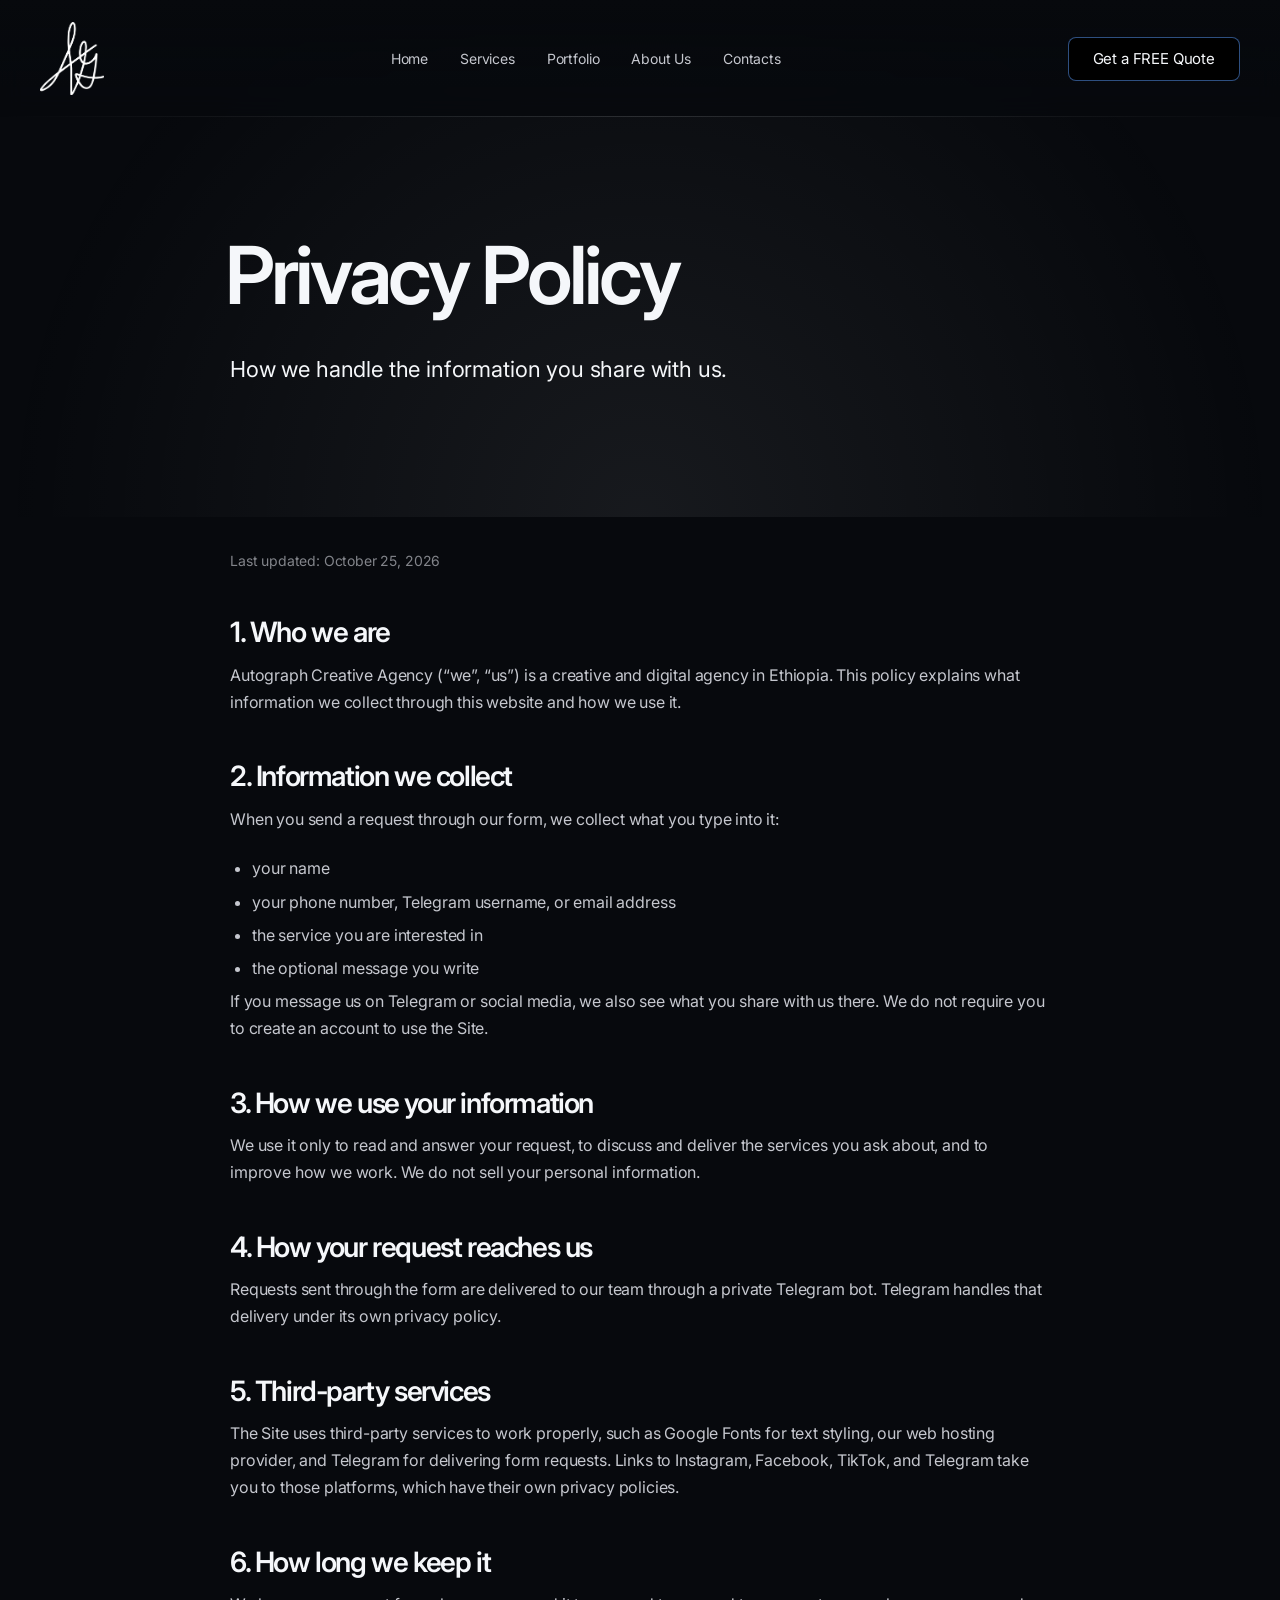
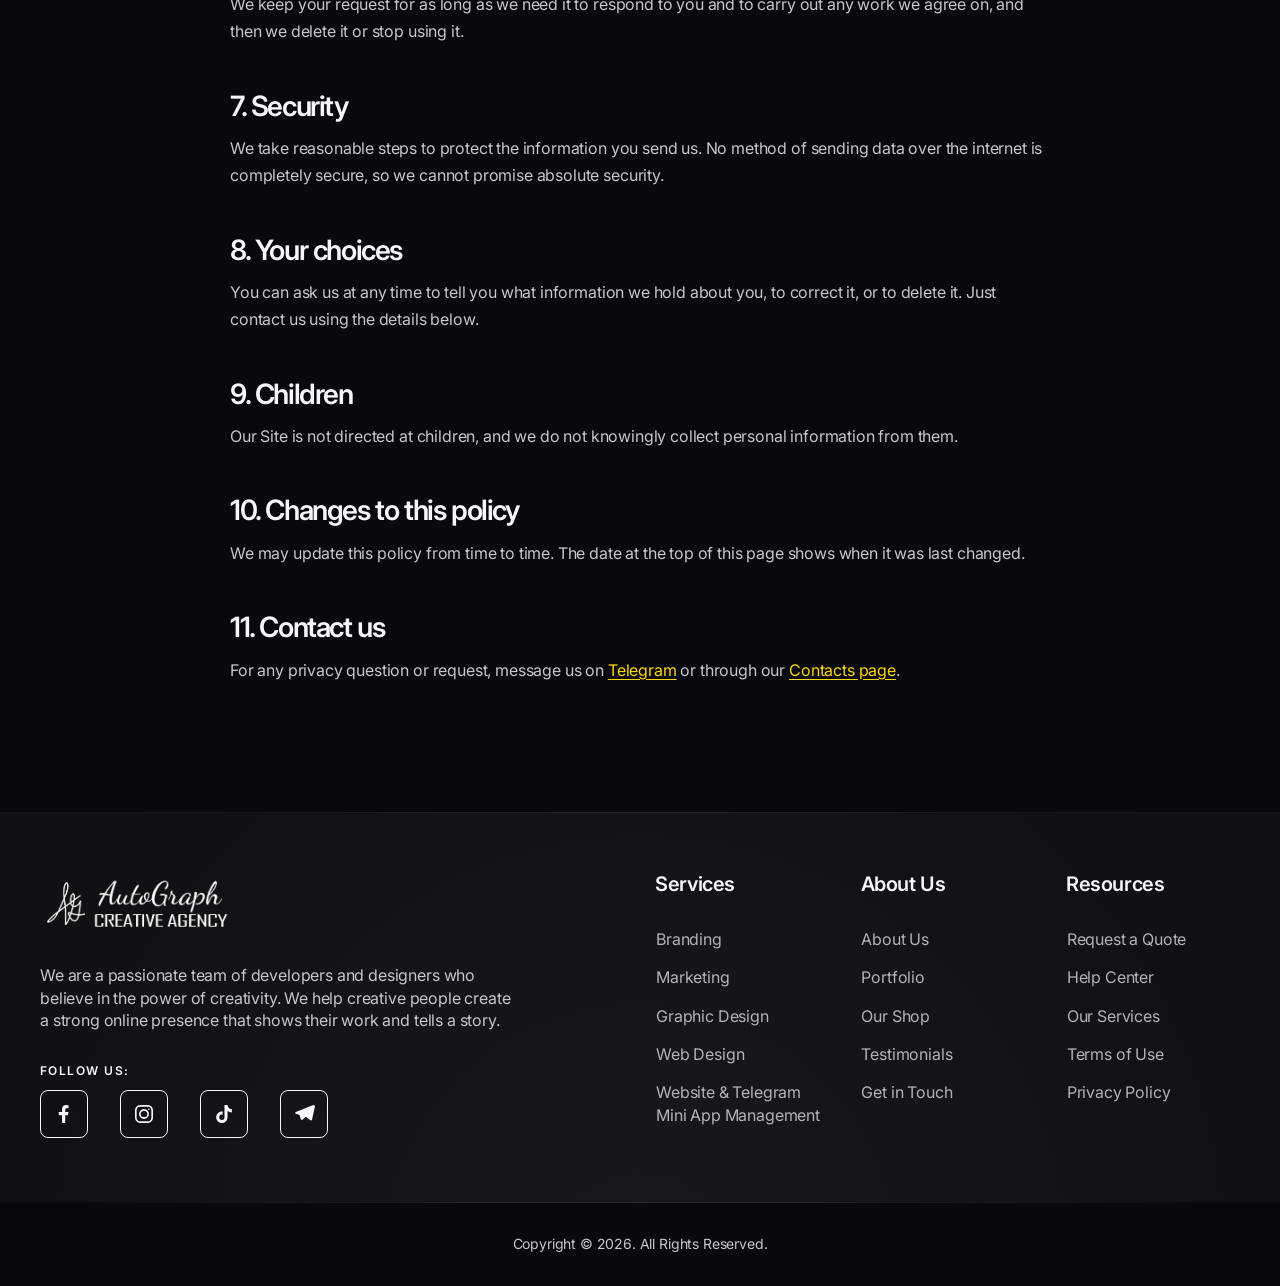
<file: privacy.html>
<!DOCTYPE html>
<html lang="en">

<head>
    <meta charset="UTF-8">
    <meta name="viewport" content="width=device-width, initial-scale=1.0">

    <!-- Page Title -->
    <title>Privacy Policy | Autograph Creative Agency</title>

    <!-- Google Fonts -->
    <link href="https://fonts.googleapis.com/css2?family=Inter:wght@400;600&amp;display=swap" rel="stylesheet">
    <!-- Main Stylesheet (config, libraries, grid, template styles, responsive) -->
    <link type="text/css" rel="stylesheet" href="css/style.css">

    <!-- Allow right-click / context menu -->
    <script>
        document.addEventListener('contextmenu', function (e) { e.stopImmediatePropagation(); }, true);
    </script>

    <!-- Social icons: always open the real social page (keeps the template's page-transition scripts from swallowing the click) -->
    <script>
        window.addEventListener('click', function (e) {
            var a = e.target.closest && e.target.closest('.bringer-socials-list a[href]');
            if (a) e.stopImmediatePropagation();
        }, true);
    </script>

    <!-- Favicon -->
    <link rel="apple-touch-icon" sizes="180x180" href="img/apple-touch-icon.png">
    <link rel="icon" type="image/png" sizes="32x32" href="img/favicon-32x32.png">
    <link rel="icon" type="image/png" sizes="16x16" href="img/favicon-16x16.png">
    <!-- Loading screen -->
    <style>
        #agPreloader {
            position: fixed;
            inset: 0;
            z-index: 999999;
            display: flex;
            flex-direction: column;
            align-items: center;
            justify-content: center;
            background: #07090D;
            opacity: 1;
            visibility: visible;
            transition: opacity 0.6s ease, visibility 0.6s ease;
            animation: agplFailsafe 0s linear 8s forwards;
        }
        #agPreloader.is-hidden { opacity: 0; visibility: hidden; pointer-events: none; }
        #agPreloader .agpl-logo { width: min(260px, 60vw); mix-blend-mode: lighten; }
        #agPreloader video { display: block; width: 100%; height: auto; aspect-ratio: 1 / 1; pointer-events: none; }
        #agPreloader .agpl-name {
            margin-top: 8px;
            font: 600 13px/1 Inter, 'Helvetica Neue', Arial, sans-serif;
            letter-spacing: 0.5em;
            text-indent: 0.5em;
            color: #F5F7FA;
            opacity: 0;
            animation: agplName 0.9s ease 1.4s forwards;
        }
        @keyframes agplName { to { opacity: 0.6; } }
        @media (max-width: 480px) { #agPreloader .agpl-name { font-size: 11px; letter-spacing: 0.32em; text-indent: 0.32em; } }
        @keyframes agplFailsafe { to { opacity: 0; visibility: hidden; pointer-events: none; } }
    </style>
    <noscript><style>#agPreloader { display: none; }</style></noscript>
</head>
<body>
    <!-- Loading screen: plays the AG signature animation while the page loads -->
    <div id="agPreloader" aria-hidden="true">
        <div class="agpl-logo"><video id="agPreloaderVideo" width="640" height="640" playsinline webkit-playsinline muted autoplay preload="auto"></video></div>
        <div class="agpl-name">AUTOGRAPH CREATIVE AGENCY</div>
    </div>
    <script>
        (function () {
            var pl = document.getElementById('agPreloader');
            if (!pl) return;

            // Set to true to show the loading screen only once per visit (first page), not on every page
            var ONLY_FIRST_PAGE_OF_VISIT = false;
            try {
                if (ONLY_FIRST_PAGE_OF_VISIT && sessionStorage.getItem('agPreloaderSeen')) { pl.parentNode.removeChild(pl); return; }
                sessionStorage.setItem('agPreloaderSeen', '1');
            } catch (e) {}

            var v = document.getElementById('agPreloaderVideo');
            var data = "[base64]/XN4B5+z0XWZ/[base64]/[base64]/She9N7eTo1gwVjAOBgNVHQ8BAf8EBAMCB4AwFQYDVR0lBA4wDAYKKwYBBAGD6F4CATAMBgNVHRMBAf8EAjAAMB8GA1UdIwQYMBaAFM5R4gSBTmRbI/jjxM+aPpzB11zCMAoGCCqGSM49BAMDA2cAMGQCMDFzHRSeAXrSy1WOzkbhPZ6Km2wGTmZ/[base64]/NDZEdRVGTggs2cQvDcCtB7u5h1XVCf00qE3tw5E7ag/VQy/[base64]//wAAADphdmNDAWQAH//[base64]/[base64]//[base64]//73gb8yy2Q/qslx+ed9LKzPPOQ8cl2JrrjQAAADAAADAAA/yP425VR62BLgAAAE7ADSBMQpAdnwrvf7QTmL4gAynl7mTpV8lUV6auCwTLaLtdGfUnCwnkJbHyv3rRoPj+YTrb1PkEkT8WWuYtvAM0cNrIyo/fRfrGO6MzbhGR36FbaBdzu4ITxt4YcvtQfwe2ZV600W+eIC6Hw7EwSFnQ7wGgkJSsuvux+5fZPilWyIvjIMpjp9m1J7Sk2tgFXMWcnxm2CzjBQCUAzJPbsDWV0vf9F/YUA4hpgf2PUn1m4ht1B/YyG628iPbCH2T79gu89cRJwNeGWknTD7t8/kzD8fQQ/iwJlI9N17UpZ3FhQMiGu9X7WdtoFlR6opQSIqn54N39nVxFHrOqhWMUZpqK6OK72MWHPFNcUzU+MhflPXoP1ub72Jdce0Z25RkHYJUSn48g8FzUQWMAmlIx7fkSdZN/EpQIg1Ioakkh3Y+zPHuJWgRdAwB5chHXBeykwjQvTUbyfanYuANssPMhtWZOUcvkDyZD3IZckFdz8VSytUuKaCbyff+JbRbwbySCPe3PmtdLUHOSTUXXkO7u6zCs1tL6WJwr3oYwXeJgnqzGyoEGL+e1/6Pt2WKNIavdhwDc6QzOp5uFx5iAJCsR/Mdq7+4ew4piLwAQjQADfQ6zq5g5mXGGFfyb5aH4xj1w5XxsRItSMMPuN/N8jrZTlkPgYYibEqpep1AmcoTm2Q63WIgoP2SD9FkinCkyx0EPdK92p3SNDexqJZWoBOBXFmukmdvJshqUijdfVGpeK0yEA5/1fuPogpO6pkIW3Or8XR/iqliSA5tFSR3zdXSB5Xlr8tWs3Gd9xpWZhFoSUC83g52WYTeJJ/3Z3WLnhgl5GgAAN7vyMWYD/WDhyXOii4rEcmqcwxgkEbW4OpVR/ngWGMk8No7+Bn3C5GAHRtU3I5FWhEYJmzKvk9TKctVzYChMTVX38hdBiSBspa6jodYxig6lfYFJ75DbmuIFtv4E45/Y1Els90WcRafiaA47/V6stOl39KkEUKJfV8RAAB27XRZvQQg/cY2srDZtIioE6kHfmhNItEfuTPzn55Ez1VSZ5KVJI1dhGViczt4MK7A17KWZaiFNVrpiXfsWtmrdc44FG4Ob5qhGT/O8okNlKdSK34aBf8gW5Wlc2Lm3S9JxwcrO7ShWIsaXlB0miOF7gxiLlK7tJD55WRLJJzRS0RwRKtPqqQClq1xogJzTUgxDE/y6m57JrMInwzdDobBQpvWjg5x/Lw+BdjASm1+glvvjBAJaRCFznf+3yFOZNA3BXGnOgyh3X/DGqr3R4rs3arxw1Wze+rQQ2AoenQjwFQzJHSNEffPZK7g9yoo0VeqkmgyHFAA4AADCUdCQ811z3vhCo0QepVhRGvWHSZfIHdhmvr3rmlzCm91I6whPAM/towtv4887eHyCq+lY5M533X1AWvA/TV5SpnkNDBkk5FmQsvdNIu6wHhuNuD7QCJXkNMMqVOhOiFaUVpCwRd5E3bqhxoKdKsbtec+nrkp1wiN0tTyxTFaehO9bvunRRY06v/EmpaOTDeQUOQb7AzyNnfVM0QuzWZl2zG6wtwtct4mbD+4M2NgkV5lyENLy719tLiPH1LBIuR6cWRETeKfgya5V1VaQc/rTuuyumPGtHCXlPttLegGq0ijhMPI2YWGS1/4Xuu28X1KXzUq5PSfDaBACOyxtndpljlpCtjyaxP0Y6PrTLBqtop9GIoudIWqLDhFAQsiwPdJKrsNb1w07rpGuo9FXamjuNfMgWDlNQx5R/FHzJFXieVzQtzmn+PoAAAAwO6MXl9Db7wHOBkOb2DjRq/eV+DwK/dqgEXbuVgLUtJi/Pl2Q0EMS4cLvAz9hPzfBZaknNFAtz/[base64]/Y3CSTy84SCdFVmBAD9qN34dBpdRgFHvfNTgJfaGpUmZb2ukUkf7RbxhOWELqnYqWqcY1xYvhvHnNiNJO302htQVuH9+usrmvE+FgGqoqvAAAGWlOtM9U0wPVzS33Sb9X/XTpvCmtJq6hIdm9O8vtPR/E9FAQ6oJVb6dVBo06Dh5RijZU4Zr+cUMtxZmZQccM0grPARlgNnlUOQWgedRpZTThltNawEVpBTLc9sO4hM56zU4wVzVoWzk0hbN3/pN2mTPBrbB/wAULoF8LEVZAzL2atPiA03Gd9BRTUJUl9pzyhm8TqlQV6KW7qOs8XnIpp74fsMi+ye+0D9BRO7k5xw+//0n4G5Kyn1oVEYDcG5PghUbt7EJcOyXX54QKvtXJRBI6kAKzaWIRLGvRAADW5Kxktn4v+U38OqzNK2w36rTUAIp4EwXRuQYC+/ClfNsdXPFsNHvfeN5AKdRfW1ygtzhONoJzW5rCs6U2jWGkLQIBeVvMuATZ4umNaq2JRUyBeq/Bx4SALWAiYU3CDTp6l4bIcZBJ/m+3YbB88BF5JYiYjgAo/7pqgBXDTFK3m3EehM+/sj2JAnj1DuIc6+EgBZoEyIqWXLJHHJhcPmNElmYOKbNjDT64c1hdbiXO+z1ubC5k+lohVz2eIgueR56LtEwj56nr5Qg4qmXbDEATow15H+gz8q78qO1F59GpQkCocDWzyfznaYIQkBHM4XOsUMAC+BSGwgerEULRdOmRGYkvXd/8loFVXzNMfTFmHBK11uPknv6vBjhDcvOkHyLlMyrmWkhDi/c6xQwgB9MuLmN2HYVOhodXFEsc+z2hybYm2E5HwNPMoFGo5fTsnC1ilg5oBEEZFYIck9ck9pNP0HTG8lEr575Mi+I4kJYO6mwxxLLsA1U5U1uSMmx8jRTXs/NjejOEnz0MwyB67tXCx3RuaZSIik2JMBdsCFud8zpoeYEbhDR4uY6NoSe46xbCYCBUJ/Xg4MHLtQwlZ+bQx/oSpUfmS5Fn3lVRQikhuIo3ohhaUxjJYDXOwKiNfs+EWJyGEyp9PHoHxIcXLw3BHulLFyeqEsYhVO/3GehIM/5GJL/Atmz6O0fMCIgmr5zpOgykr6TVbpPXiyP9wDVCFDGlE7MyJC4o+bfXGpueGKLpucleepJpH4iAOCb7URKANWZA2OQzVIHWAzWfQi+SckKEc98dYqCqXDDnTNj92Q/8eZI2wZX51q5LJG2LtwFuXWp4BanXWW1JHcH36BftQWNX6KjRnJ7V9L+jgzFQmqg7gndLrCGPisg2BFpt6mNLsLFxFHZ3G/cBOfw4zuWbgu2/QV6BVbXYu9cnt4VS13jMFLh3lowx9pktICpgJVsk0/[base64]/GlTYXo2aZw7Di3gw0vEBKsr/KWB5ortKrUROSz2xy+E81zfNCW7MtH7023HNG9H68eljyQ433JIX2BZmV670VAzzRvp/MHkHMCnMNDTYxzCC+yuTi3B741qghb1pIqinz3UPzLY5pTA0evhnZML0HPHnfwoq8n+Olw4LMd+6bxGs9eAO4R/ROt+b103j8Brql1TNCEFFtCj83iwjwuLz9RMI7ywpa9xxIlzSHiqI7ZmzPXV0Zf4w75XXD+BJKK2jqJkKZQDi/z4GHOjJCR1FiQKsIs+ug3aiwoBS/8UTPJQEOh931bzD7jXrBg/u6Fj6bo/eXd1X4ahlDJBhnUdReJw7pAEFW11VN5omh5eCLiv1XIvh3Xf/xahivU1XFBiQYZQfQBnZBio46Y0UIMHeBEUSnpe8GsHC7ru3dgRfViWFqppx09mttVSp+4Sb0dv24JCwYiI2uTLWp4+a1RllRUMjLoYxsvq9KDE25lbnhMi2CtEqdn8ATRAOb7ABmzyucVzWqFNn3z11vXDG180CHfpq5MNwdgkJMWiNFvtE4+7Q/mMTcxUS0xlNj0mXCl2f2ybjiwvmEd5ryXJNUb2YxnyhtSMRAGAKN2f9dlLLKctiry4KUiG00SP9Kf3TPkU0VlwMVjKrVbBiVqP9PwPTFgCpzjyf+4gjzZSBdfL3Yq9palzacU3r28daBfmL+UFLlCusyInpH6fmRaJiYLDX6Mp/nZyS90iDiYX7CgZLqImqYzOwgEM/rBVSFi9kmPbD94x90KeBQc9ZWbku4N6uHYKrs63HlKCXTR3I+6+wscCKmnk1atw+BSdaGbNqJ0+jb89v0uaYqZ0DJZqpD4Vc6nwATpR4hKoLPnexzKLzTt0mL4PhGSRcMeYr72iCAkuLAVWOZNRGiZiJ4BUe4VZTUztGNFsBXIckNC0/yZn2a7yfgM9vQF+30d+Av/HBDj7FlG2a9ToeFye+SFGLUX8c3m5pHM+hv+o1xjypGYxeDGtfmDRe4ItZLP2nDUgpVtn+YP4AAwBV5vogZfMkvUVlYqiZVs3kLmFvdUsMVBG6KUnfWK63nNT7t2paajX12oeIsNX27sa+X5+7NpIMS/2E89K5pg6l06GZEW1LzqZ9vXvUDd3Rb/DEUekgAO3HOCeNiVyf4duRwTPwa5yzvQeccM54LvGap+lJcZWShKaWoCdf/pkJMhLwqpUV+e5/Zy8CPh1KgWbY1Ooczwom4Xzdbwd2ox2RoczZdEuHw9Glz4hZX/qaWaY+/uolH1zzeCC5dOMC1FSczXV5coGhYeWPjg69tN4DZkgAd65L0iClECUBGHc1iFHIHofJyXsJcMYX5ggSilOjBm4wPIGZl8sNrT9G5+lHHq0YBeoBfJr8BSRn/lcuDk8MhtayY6/xoilfIAej0/ld8nydK3hbZAUg4XPjOC5cwFOM0P5WlsLVbXww/ghap68OY4nf10ZXDnzohU1aIEGqre9MLPZ3orQ0gsr/T0H9mpuX/VsPQ46k5HlDfQZkJlPRNS5z04SbH+t0ROT7FITcP3xWLO+Rq0aavhiQ4Rbc62BCHtuwSBvuC3ojxmmiuRZTGLWknuPJ4e9RAFsbvZf6KKu4Ciagx8aHXZeJkIfA2dzDrLRGvkKIxMD2hzk7qYzG7n50i//WzUcW+xh/HVpkDYjyl3BtKOL8UaOAw759+Pu8AC6XKu1YUQU/8jaU+P4JwFFSeGktzzV2soe+Jb7os0YN1hEr2eQGtrgr/szBHTc1BTvcuGspMSTgX417huCQpgAAf3LcPNpIJxEQpVHzgzQzsdoGppGaVTe60UyuRBlry0+hfiNwNHAkCodTUG14CJeMzfHXvHSiJhAphiQVWeAJ7RTOobMcmPRUTxXqICu/ZiI7AK6AO0buY4jAZpE6JnnsiaiD8XpVlaoC7/lu8tCTZDCDcQNT6j1H+eLoEu6yUhERKiXxiy8bi89qldS3NZvfJdO2nlqJqrNE6YlghyrwHDMl5RiNVqdMQ9JQ/ynAx4Odf5klcDQIWQAl+Wson2dORsrNeQCUeMkZHjPH41eebQOEWs9ucUyOHf0VOV8yztksce9WgRewKcWhSgvXVF+pFA1EavkEmuy1Grh/[base64]/pPDf1BlPqCDuT0gMMltapQ7NUkBmKeLHPOay89JE1UIq6QEwxKXZ8j7rk8Q9c6SEjx9a0614sVDfjAPI/CgSYjkzMYObXZdbNGghnXGjKqHIeGPeJE0pNDtR5Uk0kDf75LZ9xQaKxGuI0qgABUC36ydzEKKi4maDE58fkQcm4+ZZObucCUq4A1c58CsZ4cx6UZp/7cT7IFSC/fD2n8WQMzCyoK3TaF/8RiLNgLvezjGt+Wa89tG9vgUOghv5jE1LSS4gjPwSpWx+AU9C7D/CtkdY3qT5Gtvx3xkCaGOUwxFbAUKumAhz0fN68WuKWfFbEokJsumJg8jkC9VPRgRy4FXOzzKGYcyJHXPAnoeY1AjNEk6njYhm3EScMMV+NvPajLPe513/ymbJXzImfCrUsmihglGNj0VRynsxHDEOg5ZSaYmWuw1Ye565oCgEbktN0/gUyemUheB+2dop1yJXniBkEcHIJfjn1Z6Z551wt/rCpwS8ukD1ofPY+HZsDGQw1hxVNTjrsUCpWR3h0su1Obf2YITzgqj0gENrqjvJ5iBM6ORgymUJ4q1ra1OpypRAZftlSOqSunXP23ANYMCH9oZyPSPnxgZqnTWf0Qul4WlCaqh1lIesk0jMdoDm8VngcitVznWsq2p45qwe/wSPp/35DatwRoWy6wL1sK4VVRPAGuwusBKuWad+MSZJItuIsWs5D0gZYnOiTn6ULoQxd8BQ0/qfp+6qkX5f8QE9USdi2dM1XU0xc44wl+UKXdyfG0o9fBNCzzd16Y+Z0NiNrpKmFZGKHabPyPDg8Da5StdVF7pG55YBtgCIGq+T7cfWxoFBzgwihlAzwEMgDyek4cRJEpYJvgBbuXDXR1R73zq70LQMPLjY4vZnbuSJSknYJZb9SWuI4M/gzv6VGeV+tkj6CJGL51HJ77ZoM29LS9oluuzuWHm2XPZPQpz0bVl9UyhxP6is+Lc723a3qAw3oHAJf4yg/+fKFebCmp0igZa/XLYeChFVaECldAef8B1zgiUuvFwWJNGZepKWq4R/B2wHcRoDuwktkbTA3BPOwb6QdIcd2FD8EY1eAt6c1ae21hpwjupQm6zUjyfl/kbekw2QGpO7kWQ3XXdxp0y2xGVt7xwAEG3CMdauVGa9law7wf8tVFiGaII2i4tegMen89XALHnP0sbNX34z3nyp1RkJeI1iKSAa1VT34JvGRQnwWcZQS0Gqb1+rKwx/T5eVG+hIPoa03N1PicbHolTia93Je87Glx4eVzHNlXhd3ShSsAZat/5weFjozdE+/XYFREpkS8r8N6tOGQqKLWhvNfsZhxZDhOCqbwS+MrPP6K9KTieLPY4ccRY9IcZsLoV6HifeNZzg5C7wBtemLVt8kTArC0I1e3wl2GAX3GCrbKswMxoNfKx056FDiy32QQK/5jkiWkSzfgLXQAXhvXt38Ch0+N34+V7ZDmzBb/PHCCt1OLPgYQnc1DmXigv0fv3zh60bSKyZfBJ8f7yYQEnBNgeLo+Zm0eqTwWfa8tr+FC7qQZ5s+tLSRuJuOEmgo4NJtecS1jmcNYrkI2qy4QRfySjSysUOjbXu3aE/zy7XJ/Wp/Cte436ynHChSxjtbG6y9/[base64]/emDrl/Xy4yaNUdP/6Un1rPeuGi0h43eF4P5lAqpsFVKUXdZkncgBYAtJ31ADi/gQAAFYlhkhyTrOAHJe684TROAVqWiEW/fP167ZiYRglv5lIXy4tLz49FzkC3OO8lL3Pc9EvcbIQIX6BECFOASUEcoHsVk+1bSA7jhw3955q/R2rnIiyHdX+c+dYCjh5EnWlQ0lAmPHHOrm8RJz97v2XEQIC8f4k8evcJmw604ejLTXHAbuNA4NuOWIrZ1WMG/rX2VchYCXeYSe2//2JPs3TdinHF5Sy1DtotcgvDVJbooCmre1c+0WfTEk93BC5bChzoMlBe7Q/u+3VisgwPCdzOrUPNZTsP1ja6ti17HfAY1ZnpB7jYSitZknRid5sq6gq1QAGxraV0gC1ifYHk6kdUwO+ST5jYIEauCvxYjJLJSX4/A8Nm+8jjdVinJfy48cbebQc353ZRRHHKeQs8pyQth2UN0LkQPMlRJwTO3FvY4Mi/U2ltsyRysmD7QIZZM/BEBu/s3JOx88Qvft7Llu4nrgZCzRhJJwU6QSvsnz60ycueaixB503dxwc/R+eOg4hKkrEZ3jeZ4qRgVIP/mzhavCSqKAh3AReIFrqfuAexnIfLBtvFQwcKd9YPRWxOOgtBoVNXjX2cyN/FY/JDlSxCGaDX+xiVY/7ak+1xMYXcX4wkJ9O8rHEjBFbDKGdvYw8P1qAZ+JBvdHShmmPbk8ThIO8T7tzIQcah+Ot5q25jRd/xUzLhPtNxDG9baEuXOy8f4soQWlJDZWVpQHXA3HIlqQM9DELGgDIbu2yhJrzmQkDtviA3zANfzRQEirAAAG+Dsgw0/ZG2B0QPsm+VVkUuhztmheHvMytk1RtOHXKP1YZzaevY5B1uaKGJntsjPq0VveHTfcMgpAxgEQAAAMAAJ99p1IJM0Fx5O0byZ52AAZoAAADAAADAAADAJ+BAAADO0GaJGxDP/6plgABQvhW14eoc22CRLJvNVKpXMjXGoABQQIzQCaIL+fUrDEPbMsDkSyj/KAA9SyvDkiKCyDf2Zf4FNZ+f0SGMbFq77upFKdjXV0U/cwZRRPPg2M0wQpWPGRF8apYBaA1g0Uc0rKuix2nKvuUIKpgPufsqNUD79y59pGZxtq5020HeVkgHwCTqKrsXkLmLhcv94k+Kvu4wM4Y1Fi2TcP+RgDu6+xrPsmNcmnPN7IG4snbLZ037tR96yWN251aJaD0GfJKUpKY6+lBMY/mVQzg9cTG8JfnHqDdlHjmpcPwdn9BUdUdeRy6mQLgLEIp8JIWD7BDxw2+oN72bum7Uf8E/jq2snl70VHYA1/ao/d1Zj1e/uo9kqCzShP5KFJYHMgmPfQF/VgPASORpyTD2zhaN1Odv7sTH1jYeXe9QW1jPmklKyZid29Uzxq2X2jJ5Jx7CugSCThAry5kxSIDXiB2UHzwNKF9arsACiF726Jcwx7U+IWo916zZQhK/MLcoA2onu52dka8xhGNXpw6V1yzDvq4Uhl/jNtgiYVTGV/Vj3fmN2o6MTHIEs8dXrus7H8Yw7dctsChrSGc6w21MEUDWCu8E7AmFZA7kOLzpwVDfin0cWVQQ7o7kqtZ2+DNR/p/lKpJVWXpx/X7AZnXK7fj2NLm/94TIiNG8RVer13wY4sWhOFtFouh25qb6YWpNYULqbuaJIedexYYrmdC8kZNWAvPDGKTSPfhqkBmpN+BzRQGdyRdRMVU2igR5JsPvDfY+uGXaakta7SjA9E2OX8k6hpEdqHkSB9U7TYBGb0GVACjo4AW7vz9/u536ZYrikDbVXjjUUk23V4fu/j8Vy7SSoLZQgl+NXcJ4eFcI0zgAoOyrk+D+2uITSXnWrQR11vX8hsGWHWBMBB+k3uVKJNo37dRjr8slkC3VWDVzOdvezUWkbpgmqw8+6CQlA9hTteRIykHYZGuTxcBP1PyR0/zAEhAoamByM3SoJn8g9rETkI9W4ZKCrMN3a25TyBdVUegbEhPhVPk2thF+Qti6ZLGTPtbW4UekbEVF1cLmOgQbJYXKS2ySrAojj9FU7lFx53LohSgAAACgkGeQjiFfwAA4km9IIgvWeAAiDO4+F8WtjUH4GiQS8/3icHx3cnilRunZCF1J0bc4IDPVs+3tsgSLamMmwYNygAixMkUUMmR/Zb8NUJltnSPoTicByFO+R6WaRn3StIhqsnJSW+A1J4x6GBN9zc5umeiXtBbO57pz/2cZc6dZ3NxvKlFEc32X1bn3RBOu24+YYYI1vtncBBrXY0/x280l8j41Ca9A3YSAZ2D4t1F2jR92rrM8iX/4pjBVg5gS7ICqk1v5hjQeMYry1xv/8zssddyTqAFnV141By3XNrLhYSjciRF/8ZC2WG19We/OrFyJ3KSsybGvcDTeK7ifL4OVwuCwqE73Qngu0+D6jEVbg41FrVJds5KGce7Qwdl5CgHS+PqpsvO5wjgr2ejzaELHBwDrb0jzkVgMTkLnTVDS6b9E4eL3wcM4Gr28ehr90zuPEtS9UkjFGe1sOHLDa9r9GHpveSlNEnhGIHFPg6f8P5v5TTRV6r/2Ix3dhuzQ2BfOjWokbFNuqRHI59MgLRV3EoIkTytaVCMZIVGW5Pqa/TbZqPTLlhpheWqVRIgXDogAouMnkDjKvE4QjL+L/ShsvggAVmoEBhBQpMEdF5l0QuOhiWJUq+BtwtXLbp6bjZ61ksEOIWfmyHFCdVAdPX6RkeIZkuLcloa2dFlK3d/zjYLoxBzIZ3Fpah4lt8/UZ+dOTlKv9EIAoTA38jgMwmoz9T+zEodVxlKmiFrnCX3wOe9qHrsUHSWe3/IgS906Fu9bEdyE0JS87PphnASc/h7xRNsB37Z1J28UudC713osPllddv96Afdwm3AHkh/LWnB2nnMSa/q6X7aKiQB6K/3TlwI2QAAAI4BnmF0Qn8AAvyU3R79ibu5LIL/ZXTbOeBdUdwSHUHmxZV1MBB6koggMnP5RKdj7wIadtqpVPF/GsGPBLrqReX+mLQT6bHYR/bI5mSdvqeYWumTERdUCWecwgi+4Yn8X0HIBv8DvtFZU4NbEsllWCWNgOylpkREGAl/qXWSZ55nuRX0gFS6n29hGg5DgKCAAAAAbgGeY2pCfwAC+/GJOTy8zoCLv3qVsrRGeCBKeuexAyTBUSNaSIDQKItFhLMZD9FczYNLr/cKYS27t0OjngWUG902PFkFWHQRJ/o63sTXGJrG+fgtFyXohzFKA8BLDLLT9yIoC1VRUpiJzeZ9+2OnAAADMkGaZUmoQWiZTAhn//6plgAAAwAUv4V1APy8Bj7QnpBCwmWbio1XXnGmN4Taf9yZ8Tur2u6cxFUa7q7Ey2NKPH9+PNZC3xSu7qgcm85EeVBRd+5HjCh/+/ZuySN/XHhRz/+u7hcuHm7eJ5aAgqVTGDHZWYRiuG1AkB9ejPKkLN6rSBlluiHIuLmeZtCBkSJMi15jY3Ut0MGYNg1/4PkgXJ59dyA2/6SbCeffUX5XDW/YgDDVucJJ9GeupLite0fSgER7Z9WtAW8UIP2CLY8y8Byy6mft1NjyGPJkSgokGMy3QEbDBoG+AORoNzT0qCJ6HDSglQXgYwIsVzj46gvLzZhzhQlaZqD55MqvlvvGIRmhOnJYS/J+Nelmk602oZxCE32YHW+4MpV5PBTvvFW0mGtQEs3yZAqg4Ksse7vLcQnZSpH/MlEC5QRCBMdiaYwx5tpBAMCRiKy8PNYBLRPU7cKh6yRojh7N4AQHHRxqNiDD6tOj2pF+WlxhWClz9rq2k+NviYuSqG31GfFQ1srZlkY5ELY68q2q28uoincEKtIFZUuwJHwlrATfBAnOv1RMcOj4iUKbcX+90dgOtMLEM5QuL33eUUYFX2bBc8Fnv/R6C+bZiJno/YGfBd+FcefZIDh6fpKsFyLa0Mv7lqtDGsDq1zNkO2Fj6uRN42kLSVpKSKQwPWnKsQ/hnaxivb04n8+Wf7kPUy3X/na8DQ803OAGhFk7WIT+wvkLYhd+t9rfkMrjPbK93+mV0qOW97VTDsquFWvjCrrzss0kuON5d6XcFgL3plLtuwXx1bQfJTFdO7rtXYHSZ+MrkDKIrO63NA+wmKC3eWg0VQ/ADbyWfWnUrGugXllqSUGUsXqt2n4I94X/h4zk71MnEXYJ+3dASzou6vmCAfCM899Xf+He0pvvYvkksxa1GoKyPFh6urdPN/4vm6HMSwmhOpDEoZ6yeop4QAaLo8TWLXVFvS95Ojg7big0pz7JhNozMcJMg60X2G7qrHwlmqukZVmkDbCuSXdPu5HJtLtj56Cc8Ni+BboyHOvxg4sHbBCsSpJlZ7HV72dUYKhbyRd+eoTcBSa+hjixAAACJ0GahjwhS0TKYBDP/qmWAAADABEEB3wANEZJQ2K4vjCE12Rbl9TZrQP5cWSTnkaUpJ7TLX0YYl5URAxVx8OTgOm+A4vAtiI6cW+HBr7mUXpQHTshtX7wAbOwwRDHiAkwFC/HcX4CUhHI04OQxMI9jj7opKZXMZHeUMI0X8dHrHdkgta7nOc/TmAr+GvZVY5M2tswZ1ySglw63CsibL5/nGQEJyMY+5GZMHYJrQre/5RFD6HRSdl4XLZaEwqAgW7/bIRuiCVbHXshZZQ8f8mxqC0G1Ukc0/mR+kx8PDUnSCZN0hCzcdypr7SWQKY3t5oYLvRZXulsZ6e+Q6a6OVLFwRGIyPjSWUZ2uWKcdXNqzso9JjMpxRnXUJXnuDtf8M6pczAtLz3bj+r8YSjTd9QvWdR3bmXMd1sJrn7zplzFFTkTpp67gZtOagbBBk/u9QMFj/iHOm2gFF8DdTPx/povfYJuBKQrFd2Kyi5wdhD7Cc4nuBSrSvVAoYS17j4HBRE/giMBp/pNhaayNREtuIOOPiKF3dz8QHBUdrSAXiiXzJ6is/seJEBYXYGTdgPJ2ky397EADfN/iPLFzHJye1471RVoIopxBJ3+duUzHJZx8VK/V3nHH2k3LfdoJRHg0jOAhwVxpOygN3baOLViTsqdFZ+vROITPjndk5aOCQlF9/Yziw6Zis3KmGXClzt27ALdI2/tldnGJzkO6N8V3AMi5Bl69ZROuNhBAAAB0EGap03hDpaJlMAIZ//+qZYAAAMAEYPmqAfB2tysqUI3E1HnYf6ZVeJic95J3354MRR9ZZ9PDqxQsUdcmCDfz6b2uecjKgt11zi3bwwBToN0g1DldBdIgb82VXyzil9mFq2G7GwgR9I1a8cW1JEo8K2zhcQoA87ToMpHN/Y0h3/+E4oKGPE3fb2VP6xZ1TXufxt9pCq7LRe/cbpRCNBMcMX09FarfxR4/f8gAdkq0vBT6HkXbROPRo33Dy4T5G65NTju6KGdtSwx0JzJDuDFJHisnjZpuSGC32nAvDG3c2OlylFUtGtgnLrWKckfBioLFCI5yRgd6ElM+y5YzP4dFvnl1PK8rCArvRpat37G+BVtst9zefV5bVD5BU3tA4T/93+aYEcGcBwbj5bmP4WKZD7VSXgDTT3nzUTaugzr/12AdX/WuFRHBcvXST6aBDR0FvMJScDoVqNIaX/SH2ZGloISn47XCiC9STSLYK80up0dvAj3mGM+G1EbOaJmZDHj5LkYGUJIfyfllq4SWBwA3Z3y1fI16YrMGOgsLl25RyCYcO5iPWC5YwnyJgXuC861meTZ9rT0nSEaDyAmXv+RiAFKkHA71aVYAXR8SRtOtwELAAABdkGayE3hD6UmUwAhv/6qVQAAAwABnqcEUAWAK4tg8ItxrNzZQlqePpVzx4YSfzobYNzUqDG4i9nI263JTIKFim12vS5/Nb/7ZMJLxJhMKuJK4PfVJgHzKPA7Pnnmz4olbI5zmPSRPxnyU2YbzLVH5nbTlSOpXQwr8gESGllV6EPZRDPWeNQQNHCSoYBNp0DedanT2bWCnLRETJpI08FvfgDYVvdAM7Pvp3i8pp1HsyhoRhuNP9YhTMOuopkPOAmN44LdJFC6/zlfAcHe7Mr4R0QmKt3V5UVUhhi+S5QYHUhGOQH0uyG1ZPHss/Jtlk4JYbTmaeCqGsAIbDVr06v9xJQ3dKiYWZQYlQ6eQPo9P6l/PZl6aWJoPcnTna75Y62eg2uo7Z/x++H7kh1WmIP4N5S4ZYt0AG32/274ORxl6HzC5q5w4fiLqOApG0CHRfnJYu4BRV4Drv37F542iyx9tM/thKQHRfkCyVKE63ydWXfg7UAZOOq1AAAF80Ga7E3hD/JlMAIZ//6plgAAAwARg+aoB6KltgeDdJ1U/Rq5AtCxBkAN4yI8fW77YLK7lWYC4kg9KSPnnHXWXrOtelzu+pLkKIeqJxYNXbAM8IZlxz/zNxIqNWX0FA/UMCdNB/hPo93MlzdgomLfj5g/p8NsWpKbI3DCGkZTKu2v+GY0S25vYje3qZppLiaorx3yWAusm917vX93pmjgLoz5lSrI9okzCxO2DblOrpiqkMovHEgoGajD/[base64]/bIZUPmm/1hKK4KM1FH5h0UqCMo+Dp2XLQM5BaOsowMlMpJ0BW8maVrqH0m0C+2SlmgOQqMIktWJ3Z+TnTgCD5E3VdpRmUWC1wunoun0kF5kuNiGcOoaIm5Owayk1TEKH92VVZoGJrg16/MGqEh2NotMXn7yK1qG16p9ovmPofiiYGyz8GuxkVTykalztXzexJgHYfJxie/qFtk47lViPBbSIVm/GIwmFCjcblZcnk8BhbP/uG+0QyoWgLEjz6ZWyKHP1Sk9+/ZG0golyWrrC9df2foaQFhZjrKWfAt6OOqF/aYrGucVepHhjKzEP7GJ6K7I+smH/[base64]/Ckiyi6zWmhvAuQKh6pIY489tZFiR96PjturPfxYV/RCD6J2+v8puVkBuUDStWkjexA5dPof/Yw7P/creKUJOSqKAKR71PTOc4L7uLFGNXqbp6xazjpKkfDa+1pdGleIodakIWSiz6rWZ5NkPXmu5NJGuHDDHg1prxfIqfbwT6fljxzfV51JzMeBVjuLX6/MrWWlGINhLBLMNsyyFGif8/88hSUP8HGvYDIZvF0jJpPkvnIhP9lOj1orROQHrSL4qHSZTrNNetk8vfMPZgZKIW3SdrC6XQMHnqWYdRvZK6/w8P5kSP5YTRM+Bj9hdX7UQXXEGfhm37IccLzfr5VoUarhTl3kBrlbLhZiNZzWlhSlD4WdTy1Rie6w+PZdJhjL8NngaymsEwL8IX09etiDdNbPkMjgFOzNgVeNm98tPA/wunsfUgohgiFfOTZSSqBJRHXdWrQU4V6L9XdtuT068Q8PFKKC/jahZDXgxK8IRI1k24VqcY8vErjPhKd0Knr8ygZ+9spab7tQ+PxuqU7R+Yxby4jpcR17T6Dsx+k7/agS989HH6F+vKYJvKxmwqUm0FG+Sd9bJjk4c+GnfYLjqQa9v0B9SRznxrw5Tn+PxpnsMXE1kOTFRfgygyK6rWoLoMLodwGV8u5YA3GJ5UOWXzBXaPpgpdbBWMdW757UnMtiJtqkIC8RoRE4+ILWi34yYUTsT9DCON+WbyA9hbeDsggiDeD/kZg7Fe8oj5NoLE2ZD4XQBbBvMhst+LEw67E5LRHUP8C3F1xwVVJnfzrKD/EHsfssvdGTzu88FvOFwRg+j9Wn1Qk0nh7OEONuNvkvN4i9HYDYWcRtItSWHSgqTgiVECzi9uoXNtiLQaFRZOfZMdfK2SfTNQ5ZzTusETnCxmlofx+ubfZmas4vqeNYtJ0LG5LzVIweD4gLadAf7XmWTw/KhoCvmiuauW+f9XViVeUadt3zN1j3UCUnqAAAAAW0GfCmSUVEwr/wAAAwAAGcLr2mPgvPGkfyvyoHradQ4mkP6i6lvU6ODKpaYP3LeoCR/30NUADQlAHpXwTRaXUjH1ZGZHC+VV5mw0WqLqp6plRYCVReO1okDGAwcAAABPAZ8paRCfAAADAAC6NCLccZcgpq9b34meckNX3AwoNc/lNAHjGNAAvmqon6EGcsSHduwirjgV+JdMGLO98A/SLVwESpG6lSQO3qJmZvxnwAAAADkBnytuQn8AAAMAAB8SwYYzub7bSFOuCE5HJ6PvA+2UggAdkbJoy+usgUlN8WTDkO2FhBLvF6aAM+AAAAI4QZsuNQgtZMpgKJhv//6qVQAAAwB3hZjsXs4mggAIyuF6XDhC4We/rViEqDpxaxOwQP/4mY8vhqTpOcvsiBQeDTmHcSLk2e/ZmGhaEgo3PoNnQV/sEFbZu3xfJ/41HDM7iwKjes+kogq8ypWJF9dxuZMNrEUI0GF/k+z0TSMwU6+Rm1DCfOUYcmwC4Q+U8AhDTC6y/t+XZlqd6PbhNYm1QVvZHVaEXoNT/GotDqEZAWeWKU14bWwY1yZBGPpbMNQDEF0i5jQ94LIxMf/DwBCo/x12OZ0iyKtPOAiv1Of8BMNg7/+qdcvhw5j7xJPdcEW8mcNGrxNNtso8k7D6pEg/Knn4DlWi0od5jlc48Lt94i745yvedK22Zs3PxSrL4OgSZy2uI2rgeNaV32C510tbifsXCvItNFzumOBamqI7hFsVjMCPPQo0YkHDGLZ8eYpJD2gntI7+wfRlEi7PjqYWBV624NeTyMaENNnfrg8b/RQIBRjrd85xE+wAfoDfj5t0ulkunCfB+Clp6BzrQMLfO1LY07FOjJ+oxBxWeC0IQ3xROJeC2Ujahhsr7ilvApi6pDTCS4p/AUhyMq2YKP1vKUzCiEe1QYSmPsZrk9iM5fD3N9aI3mH7z2n9VbBKB8HQjQYKMXQjvssu+mmHkvcchfOYuHLRx0qvIRdsPJLnDVcBd4WjJEwQyXDmnY91oK7rW/XMwMQIxCsEt9rvLbTfdHxQ+TmOgy81iBMWYEmppl6/fB3dQAAQ8QAAAD8Bn01uQn8AAAR24p3Z1fe9WwwoRA/8jEUtvTDZtXTANE0iWiFftCyPejN7u59WgvJMeq2o2B4f4//iUUX8BF0AAAJJQZtQPCFLRMpgKJhv//6qVQAAUswhD0Hm8+hUERNQAjJ7bWiyE9SH+G4xefDk7hbR79y55k6kGbTRdzK93xd3Wh8fW54z8QHWgDxNfX0oAQRmjUUpsoP2AcvhCX5UnUL+rUqxI5vsuqUgxDYO8Niq0GJrF/oDZe4ZC3zymOTjPr1R37SDR/ms76uUMyDhPQLJXEDm/CSe976wGgdfdkETQ3+rL0v2QroJAsG9ZlvXIktJNX9ePUhRwchTH4Cf9uBlL3IP1IGJm8ipM/N564evshB1LgrBHiO/bUPe1ZrbOWTG4NSAeilR/4rlIsxfNaIE8xPPvj1Or9mzPB/e/wij2y5Qm6BERyYkjYC+1gU9xdPYhfNbqyf+JF9KU6lVpw7IJeATsbe/GD9R5SVmNbhOWNNn+INwoAB8cPiK948JbHsHrJrNR7Mbr6OjiP0Zkl1KG+YA+L5KKyjnF8FB/[base64]/+QittV/LI3OSRTb14gbzLrBNrfKqXbf/RfuLDfJsFZNuVBvBHp/rnMmYIvK64FYUbSxdNI1rMTtO5AusqJ9/lAyWP+K1lXb1KRSeQ1cNIAAFlBAAAAWQGfb25CfwAC/GvEpqXNW+UpD7uLu8VIu8AF9az8bsUAvAlFRwzxILuLstMoQubE3oJpqMgwMA7K786DJtvg/NBrz2Z3TB4xf7Sq7zVyza7DnMPjABSwAFJAAAACh0GbdDwh0pMpgEM//qmWAAAqVdwRU/fAAlLmcn1HPlZHgNLgRyXn8H0uVPKyKUDk5uryLqiCUp0O1OQt3/uAfMdMJPcdOcLawhdbEwRE1LNkCnpFcBJV9jNHNuciG6SbbCmuQK91bpqFvKp4L/dxHxCHJODLPyJrzmwOU0vT/9LonUxJBDy9chnFuaKIWY0GkTA7Jt9BVaYSORNk00sbY59qf8SnVo9fPmVoAjwD9EAye+g8jpymKl3UTHR2iD0x5Gmk5ef8lGGuFRwDIQPJ4JPADPySa8U2YjpV8OBqf+YgSszQ+tr1qLXqnC21EUD1MkRTMfBetVmo3xQ5TM2r6orKlDcpMngSnRAJghly/OFoRLwlzzsySGDlG5ibnFWvzveEwalksA7Btns54AjKI6ud0iWN2UV+FJgX+qs/fnMNTQrhfwxG82h1HyoxOd32CN7pwOoduU6lD3z0EALzEn8PCW/0TmVbFJuKeiHRRFvIo6DG8x1YRg7XYRTwDOhHZj5ccFY30f9/rhOAR/TTMwoiFfMqOMDlSoPJpPPpgDdFgxorxPDCJyJZJBENcrfJZEzJFj4vG0qOQ12XfOIKZZRTDuggqwuDOKjDQ3ZnpsDIHG7+xYrrxUe8zLGomqtrbB0XFNhW/UT7yZ5FacUHfPOWKz4PTfwofNKpECoqhBhx9y3Jua0g4PgvdvpR2W6Q3XYUaqiME2urSjVB8R+n+Dny26EVAqAM83OBdo/hrb5aFvLJ06HrQ5KtXcwmtu29RNBy56ZGkNPOi+y2dw5tZBuNF9l1zeXlEnfH7TwfzBv3kpdjXxKEDRyfI1fEIK7113M8UlftGxPETicVlPCnsuzGqPMAABFwAAAASkGfkmSURFwr/wAAHa7WGYrYvYCZneXKymuVcTYvCKjBpz9ABl2rEXmWk2/PF7eHEJaNwNLwPyK39+t/tsQh36Pt+Rvg1qH4MwFVAAAAMAGfsWkQnwAAJK81PW6ebRDEgKV10swn9ugNq0PwcZEuhEz/iCsQMj6juWCAWjgBTQAAAEcBn7NuQn8AAAMAOKWDIrn9sAavPWtIQAFygAOsSC+2z9izPkKE0eusvkuNcAIfb4sS8JIz6mHbpNUekVgwYQLHvRoAopYBDwAAAPxBm7U1CC1kymAQz/6plgAAAwA+aIj+AJo6BVi58MLibaMoSIWipGt4xZgPOhJZcHBYXZtg3wqj8eG1gipkeXh83IzrNUOG/6c0bCuSydXlg3Scv/jmlSjxWGJs7r3gbxeDJwgbkEgsRORYDe1sNMz4MnDo997r4nRcW14EILMWt68k/bjUGLXQhPSHjSHSv2aInr5qHZym6+N1rC6lcYYy61ebaiEkwY+Ip7oEet+jJyCLBOwZpfUFT4OIfaYZ5M44L4zVZrtltZN8a1CaCTFpA9dhNDHQSQIofPxczsf5r9LF5TFUDJzyXXKBv7PdnOaHhe/I2jY59QAAYEEAAAEYQZvYTeEKWsmUwAhn//6plgAAAwAABMfmJn2npkvUTicAOhWEDsdszy/pnlqD2LNa/cPOX1V3jMBjMC5KnAGbn3ys2IjBLvTnoEDvbWkVdJiQdu53JM6r9F9InPlkQGNdKrWtS0D+jGDZQfHjYtvtgd3o+rPixxLLefPEkHJIESvXA613nkdZEhRwa6B7EMIQm4677LKCnAx5b6F/67lKBnz++Xof7sOuULgmz1OKyhQ+XI3o8wk0geApH9G8AwCRpKPHDp1erOniAdYa1qjid2PGuKdaQibcpj6Mn6Zif6/51X6yITWMytxXl3iYn5YQj3jA/aWSTm131OaAnuSgDyTIVF848vA6DTpN/qX7FaXkXKwvthg+4AAAADZBn/ZklFTwrwAAAwAukRavAo92M6QN1n3QGFagLffrEEscjgUHlGhxzkqz4oa9WBG0nCpoAb0AAAArAZ4XbkJ/AAADADilgwyoMzSgCCe2+OWjNKCFL7qG1BMDlekSzNkTk4RcQQAAAJ5Bmhk1CC1RMpgEM//+qZYAAAMAAAMAkCzOdUTVfdTjoAjpNYkHaRQawLuD+YZFdjbprGRfH9W9wQHOgoxuIVDfFAA2AiTErCow0/xbtXVvjgMwJIDXyOilGS0saO3D/xQRUBr+833Pa7ZeF9oUzVZvD87ewrOUpcK9Rx8quMLtZPNSQXcPehW1vpX9u4z9CNePdmmHOTvVXgnHq3D4fAAAAURBmjpN4QpaomUwAhn//qmWAAADAADUUcF/kVqdFE4ZDQAMTt/92FTapD4A5VF9fUilV6gQRyDnFJi+fCtTHI/GBvY+C0EFHfMnZgR07+Kylb/Fhh3C6HDgcTYXB74+AHHc96p3MFNMzHrxs6Epx78YLKlGXdpcSnbqwDiwTdSHv6X2LTJlx4IKnK34enNR8b2+iAS2U02UKVlP/P5H2WBmY3D+5OhPJTC06JjSpWByv9XH2RMdhXuAFl78QGmDHFPcEBgEGBbosaWHkUFPoD5Cr/YgNJQIwKAY9MR2buuJuFJYeobGIvx1VJ00GJFPeqjp29Xr1S0EQMtXJMRJ5jcpwvtqP3q/9V7RhDOD2mNfGqUVaXeg0U3uL+Czfrma9DUdmsIJmOY5NRKhWxZkwGt737c+jGkCg3kTkB3b7/jaRNrtcnEAAAENQZpcTeEOlomUwBRU8M/+qZYAAAMAnPVvYvPgAB2bbdKWqolAA3Yiy4Ui0QDLeC+vXVC/tH2Ke8XhwT6NDwCk/bjrqFBrGjsznV4ODASIBfQA1BJaEhRDbkmw8htjySIGpy4p1G4QZ5IYAJbfv/zdO+UIuvo1jpWIPzmULqV/W1UCuvczKL6g0qA7rVZe2RnbtrEXChZ6SUqTlqKqHrFj3hbyvEHpPetj4VP7nUcjhDbCzB1QHiqcVo87NXrjeHvD0DxrpoVDE7+rkqFkgyAi4NLB/pE7+B4VwlAtC+5C+q8bMbc4GQF5Lw0UgOQcXyEYSojR9NTwbABLLGxABWBeK9b/s3s/UNA01pg3ZkAAAAAxAZ57bkJ/AAADAIbFl6HHmsAAxhQTvW453Hahas/bPnvFVSaTNUVeuMPYHvy4ztDfgQAAAKVBmn08IfRMpgEN//6qVQAAAwAAAwLb9wmAAvjraf4VPJzmycrDpCRVEg45k/uPb+eyPeI2Ut2arGUseWNVXXoeru7dlX9sNqSmVrm+bsu6tG/SsEuT1209FamcU6WqGdWQBYj7eMs5Ymv8n1Yk8gDXyT1NBuhMNQ6kJM7tqz2rzqq1nPEUkoLf5LdFpGoq//GAFAYvwKOWLiZqVrvbAV1feleEO6EAAAHnQZqBTeEP6JlMAIZ//qmWAAAOn+jdaAQOmEth2ySn7PX1oZwqZFOFDnZCg5z4mXecnEUbMZjTR9wxXBHfBf9Lr3vUaJexxP/M58+mcuhafgs8aHoEtMKwtQB41WzjiXuACSeCMLBwWUXHOUgBZBAiW2Qmt0gNA9N2SsKhUiJwGyVP2i40aKiYJeEs7j9nzaPmnAs5HhQynr5AX4DOeuejsZTmemhVbQwcSRTPdXY/2G+aqZSBr+Rhv24ZluYlWeiU6rM+s6NkaxlLjNN3m7WASB8CQHBYfPChidj0j8xxR+2PveBof/jmwg+AqIEi386BXohYXW4GhGXLYkxoNGmUv7Up7D0IFk8243i3o9KteD0nUYsmWYc1/qeOqMfwYaKPBkJAST1eDCJHV0oBO0L5wYCw7HyF/+Sq0rqv/km5Q4hKooFaAyx55d/VGMwU5ElMXmcFnV2ui7DfGg3OgEXxlLtu7iP5EV1iOMuYZ2p6uq+hMg7iBstJy7p0S1AJX97gof0F/1FZNcmNRgPZdYV3YcEaLJdUYegWzgz7w9ofj0bF8gckftSwWEuxjc3MDeyLAzn3fUtYTyukIunW/4HPcr/7Q5YjdXvPb2H+/bNex1XmbN7teJC1yOXkUnr5oNb5NavEe4CygAAAAEVBnr9klFRMK/8AAAMAKZZcemC4rZ7OpLQxoncqmFiDVT64dw4KtgBOqwv9ySyDGKBDgv9wrZUXsBHP+xN5iePk97fOAekAAAArAZ7eaRCfAAADAAWJoRZGSOLITIOjcO67Q2lnOVITFz8imsPOpM47H1ABcQAAACsBnsBuQn8AAAMAALoocwt6VQU1YOEvBMYpl2VqtKEgmasVLHWw/+Hu3AYsAAABj0GawzUILWTKYCiYZ//+qZYAAAMABiqOC+ANTooyrNjj4b/EUnu7qNW7H5NlQ0k836b32spLjliUcl7ZId1DQBIfuz9EiT6VH7hCM4KprcN106J6VpkyceYwjJkF3JrqGsmTm3QFDe/QnsqIsu9umOYue9ic2iQFBI/N+Fo1YkwuV0iqKtAuHzhy++CI1LfjeroP/gnJFLOgd0X0U/OGjXcNv2gYOkSVp10ZD/WG/4wJ4D5PDj2tWjefc5gCC6xdBWPWH4i9i1iIqQwJLAGiGhY+MoEuWj86i4XAPGVShQHaqCZJOL1yYr4ydQzHz9JAaA0SFHaO5snA+1fkjuS+XeSNqGsfKm5KXIGLGPJhl5hzGlDUSIPff7emkh5oI3WP/2WdE5R2r8HIvgfnBHbD8BjHDYfetgjElt6MIJG/pE36s2e/P9Cz/jdXZVJq+xM+lVgdhr32jL7GuxrbZwaOu78B83JR1zTQY5vx3SuqHb1LSoMGgq9fnLE+tGqaNt14n9EXrhBr8hzCDe44x4CNgQAAACwBnuJuQn8AAAMAM4w4zFMmOsIiBHhJrBzePWwVVu1E0a08sMYILK03IAC2gAAAAM9BmuQ8IUtEymAQz/6plgAAAwAThNjrLXBOCgKy3O4RyPmaBsMTm6OwcxzUWMcR2/H5EVn2OX9dIzSoSZ9qbfoeCOA12dW8JTMWdKIsUAPWUKhyeW4C370NUrLUHOSZpW8lrxvTZjo80oZE6ZyE/aV9uZ3f3G7BGxuriiZbFo5y2KY6dhxeBp3Ox3qFv6KFQ8JpgPTnDT2aK1Qy6iPLIcYvO36aejASAyFa429n++N8wSof6nm3uGvc9S9S1iRKhWkHibZDAJ/x9PG1PxkAVUEAAADhQZsFTeEOlomUwAhn//6plgAAAwA2TpHp3wgIarq2YUwAjISufCISv/QSo6/W4KukZJ+xVoAA2y2+eD5qC3YxHnzHvQu6U/TOmEHJHmbbCbqO5TjOfOIrMbeP/QhYfieRA1xSX/PqbT8FxZM+MhMtZm0qt2bJ7GrAR/9j3dnJo+fgHVguD7xr6tiwDRip0pchJAQ7UfMoqk2pyFu3x+G8VjmjdLtGM9nDqYL2pF/C0mIE9ZZrCkUpTR4FJtnAwecMTbRHpz4uWdWsy2WxpGAOrxCNzUGoU5kkh2TKMuPogATdAAAA5EGbJk3hD6UmUwAhv/6qVQAAAwAOR7V8awmAA0teSpFLgoo0WLNxPbu1cvSTQeHzeC9umLOBvM+Fao1krrQexqfnXAecB6r/LYDiTAN+nR4U0FDXhA1fp7pvReJmetVSTqDj0bmR9BXavOIRGKtHwCrMcIN3Nq5I+CJRZHYCdLcvOKaHf81sK9HI3WW5s24G6v5ZgBZsb6uzYV0Ra0qvrkkvb1jHqseq/WrIWeIA+L4LChRK5FEj8VsiaX94T8rMEiQrM0hvwy+WWszMa/eoQSf3hdx56OEhlhloADhzWzZd+uABFwAAAh1Bm0pN4Q/yZTACGf/+qZYAAAMAB0/Z5JwkxwKaiSk8454pdLGGn+Ei6KPF0UvmGp/samUt1nUbOPyxKMEgBSlrR/8SOl+j+gcz9AwGSMAFOOoJi5Myo3v4WH0J7mwDdw/9QDlu7cDzrtdQDlfM4mLlhVjgrM03mqn6SaUR+HzCD4lhO4zOdrsCEcm0FlwVsFQiq/VNI068obJcRhAhcweQNFBdcc8waArnC836pUIyhKUlwSM5WFR/CRQ5j9cjgVjHMFy/[base64]/D7CTVw6zl1qyK14yy3e730QKJB+ZS6S6/bBS5obC7gejhZtAIkOqbRgQ5t8RfchIpRWj4MQ8xdZqHNDzQI4vxmwIWkWd26c7nu2v5Vf/a7m3Wsb4PY4Xb2SPUCG/600qTLHO3k4aGjFrgH8pGifiH8rNI/8HDHpmAOe3zzu3UUtOSrHqz/YOaTXFr1SAGaTfCYXuYACVURvCWNx03BRscpxRoMRtvMrAAAAX0GfaGSUVEwr/wAAAwApllyCbRVx2xe++7AzVyOecepY+gAdpaeluD1j7JLdhWv1HUlN3qafuuoFtO1XMvg80BPBscYr7mLUHgGssT4xS8GY/jRe9b00RUbgtjn7ag9IAAAAPgGfh2kQnwAAAwAGb4MEt7K4VW8xEr2p73+dQAXjXAG1Fqv6MAGSzdXmleMmjfbBcTtnZO+rAOJHRV/bADVgAAAASAGfiW5CfwAAAwAF0gNGCYi3lUq3dMAF65iAeW4+cRbE/v0gUvgFhHqJTBYhfcqPiSxf5Hfzi9QyXIJt+T9PSHOGgCTh5AApIQAAAU1Bm4w1CC1kymAomGf//qmWAAADAABW+5LoAngJqhn7HEyQ89BYizsmOmUZFRilRORSNf4uA/l3bT3T4fiGGSgKpeTxFxQR7njW1IqxSicek+hF9B9siKVdlbqwdjSGl9J1SDJyeTCwbV3gf0pLBLdkyM/wTk8bdScALVY3Aa6XtJmFpb7T1hbKmEgGd5JW1ZP4aPwrW3gM2//DgFYpxv45Wit8zdv/F7NCK3rfsz73P4TW3fKJvMxk8NoM1OOX6QwLCs8CrcC43vsAPFscgwIQHTLzz5Mm9Ghk8u8q1/lITG5HZb4+0d0VCLXnHUdx7oS+mAWVYwl4Ji/NvuCvYbeXPzm2i6ijl3yyNx/N4fFt8IJ4Gad7Iodxg5N4c1/Obh+OqI6LH9BPBhfGA0yGDFRWQxkcpEjFcv30x8PYoMCSSVSF+DSzIV2GxkyAYsAAAABHAZ+rbkJ/AAADADOMOMu3aGRbwsOagd6xgBCdCu7dJeP8NCy8Aku6OHimnCWfJo3egGFBrqfpXskmp6IsSvQGDmnccI4ABqQAAAGlQZuvPCFLRMpgEL/+qZYAAAMAFk5veIBluEP+7Dvn2dRltr1WfE6p3HRae6n2Mp/v9T1rRf/oFO29/VGRgh3Rr0SbOzytQM9I/[base64]/ZyuzIsUoE8JWQIF7g3zHuDPCzl6d1jq4OzM14LME3qz2oWzQIgs2SA2+deDt2mFu/h0MVpO4j228CP3pyRO/wHv14Qh6Ut8ZViFhdkT4Bifewo03KnYn5aTnm9i64DVwKDAhUZVrkGdp2BsDggkiaEYjwHMqdSU0og4nijmmNACl+IEai3jABlQQAAADVBn81klFTwrwAAAwAqERUFWit4MYo/gKYEKcFUaXns3wtWMHEJ5TaNiQ1UtMADLAbwJ+ABvQAAAEcBn+5uQn8AAAMABdIDStIaHQms0b+d+QAJx5hbq0YdAy3Xn//34ZmJ+7QMuux0HP5K1HR65Z5B9pcavQBxCnXRLTgWxagDjwAAAK9Bm/A1CC1RMpgEL//+qZYAAAMAABoEZjy6793qMAZ229F7yhZ5gspimoi8q67eiBKP3FR28yRczKmNfUI0jqdxa//hHBt+T85gsOPEwsI+IkR7nDgpss6W3hDX8vIQqQ41oA1n0IWCRzPa2AEwLBoLYiyaNIenkDXnpRN3NJ5k/iw0n7HKImALzUas3TOoPsGv5DjAMTmzz1l2NBUJm0AiriCXF6Cf/hiWEzxMgGLAAAAAk0GaEU3hClqiZTACF//+qZYAAAMAAEgNpqAHL7lfxXVGcWIJIEmsXEduLkbAcFN3HElG1NT5zl4Mtp3b5JUQ463IkXakSKEfd6WJ+TD55yitKGd8A67pF4WOre2vG8ZnJLgwekwGmbLcyc+uo2REOy3EKYdn/Q2iPR6JXYeKuEhScYJMb275ohk+AVM3EMP0OQD5gAAAAJBBmjJN4Q6WiZTACGf//qmWAAADAABGfmJncfaGh9vOtAIJXS8Piq0FbjkQDLMbyfD1lQ1WCQ5A1seqC6mw/kBdNIrwVYDv+Z5/AOPDGIoAkA9iPv7eLt1picyqTvvmProzfDNcd263PIsm8nkxuVTNQAIu7QaTf+/Rt3d+gFWnB/yYZVj3UKjskyUjtCHRa38AAAB8QZpTTeEPpSZTACGf/qmWAAADAAADAG8mosADCr2ylrPADjL+cA4kl4Bge/vyhGX98q1zr0BQtXutqraA5z3RRINaxh7Y2USOD2BbGj0lWFV/UY7NaZi/DuR0XlraNMAkssZKmZHkO/m1OOwVH6Th+BjCPfJlZ0BPQgFzXQAAAH1BmnRN4Q/yZTACGf/+qZYAAAMAAAMAKX8K4pmIPU3bCv+FqRJWTa9ce8shyQnz8zjhmjKlFvdyuzuSA0wpUal+Xp6koyWWJ+v578+PoGAT/yaSQb9+U1iY0gVPk+Lmg+G9mPbf7Uks95ExFvR4jI0PoVn4SAmBc//QyUA1YAAAAK1BmpVN4Q/yZTACGf/+qZYAAAMAAAMAD5mg9TbDtfpikPN4nj7ORwG8WQKSUXgqdORbbvY8tOxrY601mRechaqOgW/7c8IZPwNyRX/S7luwIFmu0mZLBlT8qynB1UvZWExBn0D1P7cJ5xvp3MZDFdmc1y3kGf8J+yKRZTjS290hhaLF++XklJ1PtOd5qrf3nspjRPUMa7BufjGS1Ka/N7VQFp6dc3ejJkaxzgBdwQAAAMJBmrZN4Q/yZTACG//+qlUAAAMAAAMABAD65SG9eI2mZh9qr+r5tsyvndOURGK23sL4zlQ3zU75jpAjqgm+iqgMPUuySKsBC/jW0wMeyCd9qvGtehTWPmRV64nM0Jn2PGrKssgWmNMOV/qN2RXxCCC4fM9az8Ut9+0r0o0GYlZcdM4Fp24d98BzqF/EsXHrkL9hihwhRy1glB8WVzMXqr2JyLxqyiEKu3NLlrpAQLYL/6b+oO859HFZWNUo6bKft4ZaHAAAAgJBmtpN4Q/yZTACGf/+qZYAAAMAAAMAD5mg9yTKEfeu2IL2bcKN2pxw78RNxrXoomBU/R0O0wewEnTE/lmTb3+Tk/nih/HuoEfUM8CDuGaHY0oDEMz3UMURxY5aczBDjtBuVNLZp5BcViK/vZJ3eidlVGA2gwls5LOU/GUCnGzuawBYg/4X0ftUSw+Fi6Yp/rqn6FJrQ8DlwSXGLzS3ECjmzf3jFLRaKkuZvcwJpP5S+jts/eViDv/YPFcryND6lnWD7FFlPOHXI5PE8PBe+1IvMRolg9GT7f+kb1T4Cs7foOzHg4FYTrzgt7FP953C+vtxrQXkRYNsEplpMAuN5lYWHqwDYhuF4bKb6nQRdbqWPgo1x8SEYv/HNwnAkKVK08ijxxe8fg3MJ/w66QsU1lhd1I8RwfWEvzV7u9gdFVtOY90d5aKVreVybjej0S/0LXMhTJVxxqsU7cCWHcCBrmaI5kMCUpzmZOv866IdmpdGcs0RSwxGy5GHHMqdEGVodMPFAwVtTQNEdnllHxz65+DLD0IvMUQQ37q+7f5T+d6Ei+ACPiptCOSE4BbJRkpM/ff0PJ8ZgOhRNGA8PkBnpA397jns0cy8/ibbkx90aq9GFra5oUcyFA6hc0R8hoxgBFM7CBS5mpP3+B1gOTmkQIn53MLl9Ynu01l8xThqmGqhPowJAAAATUGe+GSUVEwr/wAAAwApllx6QALpIYj3N+JXb9mDwyGs1rP5T4m54cVSwAh+rXe2ZzR1kA91nT1mN7xnkD4/prkj/XS+NFudBkP0wDPhAAAAQAGfF2kQnwAAAwAAAwAAO1kZ7t+RDXJ1iQU0hPRuXVUMArQACEdQaIezGAoZeIX+P6iADh01c2AiP9Zkdsc6rYAAAAA9AZ8ZbkJ/AAADAAADAACxQE8pJyGAAHCypsDwvneF43rkeeDuc+BpYjkGw7laVaadhsXV2eh6c0cRv3zCvwAAAbFBmx01CC1kymAQz/6plgAAAwAAHc5QagOgCybUtBVrfD8iV8mMslG6nQAPl8nXHPBbYcrJa6Ed3F2TdyFwYQ2jMpf/P8Ngo11x2fgLOAJ+qV259F0+l6zfGL/QkW+iv8ONWydi8s6OR8CX13tntAK8TjOm9QM/HFcvLYMstvLND6P3J4Vf9amiDC8dqQ2jow0zpbAJJ28N6aKIKJDUZ/RDhl2k/ytcbH/3Oqt+zc35pUAatAoBP4biEnFNYKf0FhRcz1890yI6Kgd63jvHZZm3T7aoGtt87qPo9ptayqFASBZ+ShfBu57pw89w3A+fklvyKt4KaHgwPOKMea75Ss6G1lwWK5oLl0loCtBBhOpSm6a9j4FjW1LHJoB/rSEGyb2KYLzHq+/ThmshEvkq4IiQNobEDDt1j+HT9Aljd5HppP9wTlTG8OUrPhnSUlBkKjpZgRrUgu9P2jvRvwpOOA/Fnx+kQWhknHIMSbiwtriQ7ZIWzWXC10zZQEut3zjC5lts+88LR/cqzKcGMxlLYMkGkgtJ1dxNE4/qH+HXtFlJCJCeKSZgxi9n8ZhACQrdICigAAAASkGfO2SUVEwr/wAAAwAqEwPRgC6PM3DGldsU+Tc9AAdpbmu8V6HVwXWea6qfK2BPzUEVExo/zqS4g+kXG48xkrMy/GAlMP/hgMyBAAAASAGfXG5CfwAAAwAAAwAO1wfqY0ALePWi8O/abPduecIGiqFZY1iSEMaU/i0tlky4uVMiiSb8ibqgpCt1jvMwAeCDUQ5f+KA3oQAAAMtBm141CC2pMpgEM//+qZYAAAMAAAMAEAY8zOddrbmtgE1+Dpq5gIccARN11uJF9XtMxGmjLjkRWIriLaZZcpqpwGjGqngp0R7l9j+v/57Uca6CWEkjMrCuP7dJzqkSlhdxzRa8z+/ujiznESHIDFy9OsisD02RdYeqvyOfpx42AUTv/VDPdYWIgjeVEPe4WeKgJyF8AMj8jIMrm9mlLQtRY0lpCBLK41NnDrn7ssNvl4GcEwpZwqMhtdGV4ryX81vU4G7XYdBWfACtgAAAAItBm39N4QpbUmUwAhv//qpVAAADAAADAAFultZovwtgA5XnhnD15lQAtJ1lSNVRdsxz2qhD3Y1zgwv6jiiJ/1Rd5NTSWh9bx8X0nSlPm45t/tIe1WSBvxr7piguK0Z+VwlKxdZ7C4+TT/LYYuHFH6Jo7Csg61hLxrBiQjUBHUARft+rdCo3SL8K8gHpAAAA2EGbgU3hDpaJlMAUVPDf/qpVAAADAAADAAFb/sszBcrRtlZpc9p5px6HnNyK+YATdMXmXQyVPp+uG1QhiLoHyMWxagyE4NMo0j+wpfZqKU2aDcjXb8wP2Xu8Kib3J38dFlOjnGxv6Qcf7RG03TzkXWKFsDn4XC4xnxIlCKRpAVNmZxgIfekOwO/B/RiH/RPvaZq+eClcdiP4CEp6WF3IrurdOORUAIUIMRf88dzL72eK60voOQkSziqcnpE7CX3QSdCK6Xnn1Hi9hSvNo090Kd/lihTNYADugQAAAEABn6BuQn8AAAMAMvunqoADEHXhQeegSHH/msCm/IABCP+hzXrpRsl6loa/RMMpRxnunvdxWgPmIsmkeSLnpgJuAAAAu0GbpTwh9EymAQ3//qpVAAADAAA4+zc5CAef4uRs6C4RNIh6Ufce6v2/+HA68Sd+ph2SEuxFw1la735xmFL8YDj0/zvum1AIskRQ9bgKiV0TqYaUHRs3CFxdjDu4LgW4FPKCG0zSin/y8KxHd5EwzD3tFxU2mfDtBruC0MXpFv04Jru6k6dqOOjyn0dj5fsZeODiRtHLrfFbpUAc2uYB73PxZRnYQ0wq5J/j0cpMYjOwDorifX0M4lXRwGsAAAApQZ/DZJRkTCv/AAADACmWXHpABYmVtlpnLuUAyW+djhfamADShsuAg4AAAAAeAZ/iaRCfAAADAAADAARW4cExr0V8yyxG8WzeKCXhAAAAFwGf5G5CfwAAAwAAAwAAjtxUnTG8SL2BAAAAG0Gb6TUILWTKYBDf/qpVAAADAAADAAADAAAaEQAAACNBngdklFRMK/8AAAMAKhMD0nh1pwhm/L7bt2iTeKp5bgAdMQAAABYBniZpEJ8AAAMAAAMAAI68+F/cuMUPAAAAFwGeKG5CfwAAAwAAAwAAjtxUnTG8SL2AAAAAHEGaLTUILakymAQ3//6qVQAAAwAAAwAAAwAAGhEAAAAhQZ5LZJREXCv/AAADACoTA9GABumCzJrmJruBjL1UAGzAAAAAFgGeamkQnwAAAwAAAwAAjrz4X9y4xQ8AAAAYAZ5sbkJ/AAADAAADAAGRxP7Dl2gO6Z/hAAAAHEGacTUILakymAQ3//6qVQAAAwAAAwAAAwAAGhEAAAAiQZ6PZJREXCv/AAADACoTA9GABumDH9YwO350KQiMaZwrYQAAABYBnq5pEJ8AAAMAAAMAAI68+F/cuMUPAAAAFwGesG5CfwAAAwAAAwAAjtxUnTG8SL2AAAAAHEGatTUILakymAQz//6plgAAAwAAAwAAAwAAZcEAAAAiQZ7TZJREXCv/AAADACoTA9GABumDH9YwO350KQiMaZwrYAAAABYBnvJpEJ8AAAMAAAMAAI68+F/cuMUPAAAAFwGe9G5CfwAAAwAAAwAAjtxUnTG8SL2BAAAAHEGa+TUILakymAQv//6plgAAAwAAAwAAAwAAZcAAAAAiQZ8XZJREXCv/AAADACoTA9GABumDH9YwO350KQiMaZwrYQAAABYBnzZpEJ8AAAMAAAMAAI68+F/cuMUPAAAAFwGfOG5CfwAAAwAAAwAAjtxUnTG8SL2AAAAAG0GbPDUILakymAQn//6eEAAAAwAAAwAAAwADFwAAACJBn1pklERcK/8AAAMAKhMD0YAG6YMf1jA7fnQpCIxpnCtgAAAAFwGfe25CfwAAAwAAAwAAjtxUnTG8SL2B";
            try {
                var bin = atob(data), bytes = new Uint8Array(bin.length);
                for (var i = 0; i < bin.length; i++) bytes[i] = bin.charCodeAt(i);
                v.src = URL.createObjectURL(new Blob([bytes], { type: 'video/mp4' }));
            } catch (err) {
                v.src = 'data:video/mp4;base64,' + data;
            }
            v.muted = true;
            var p = v.play(); if (p && p.catch) p.catch(function () {});

            var MIN = 2600;   // ms: long enough for the signature to finish drawing
            var MAX = 6000;   // ms: never keep visitors waiting longer than this
            var start = Date.now(), done = false;
            function hide() {
                if (done) return;
                done = true;
                pl.classList.add('is-hidden');
                try { window.dispatchEvent(new Event('agPreloaderDone')); } catch (e) {}
                setTimeout(function () { if (pl.parentNode) pl.parentNode.removeChild(pl); }, 800);
            }
            function whenReady() { setTimeout(hide, Math.max(0, MIN - (Date.now() - start))); }
            if (document.readyState === 'complete') whenReady();
            else window.addEventListener('load', whenReady);
            setTimeout(hide, MAX);
        })();
    </script>

    <!-- Header -->
    <header id="bringer-header" class="is-frosted is-sticky" data-appear="fade-down" data-unload="fade-up">
        <!-- Desktop Header -->
        <div class="bringer-header-inner">
            <!-- Header Logo -->
            <div class="bringer-header-lp">
                <a href="index.html" class="bringer-logo">
                    <img src="img/AGC Logo Main White Sign.png" alt="agcreativeagency." width="64" height="17">
                </a>
            </div>
            <!-- Main Menu -->
            <div class="bringer-header-mp">
                <nav class="bringer-nav">
                    <ul class="main-menu" data-stagger-appear="fade-down" data-stagger-delay="75">
                        <li>
                            <a href="index.html">Home</a>
                        </li>
                        
                        <li>
                            <a href="services.html">Services</a>
                            
                        </li>
                        <li>
                            <a href="portfolio.html">Portfolio</a>
                        </li>
                        <li>
                            <a href="about-us.html">About Us</a>
                        </li>
                        <li>
                            <a href="contacts.html">Contacts</a>
                        </li>
                    </ul>
                </nav>
            </div>
            <!-- Header Button -->
            <div class="bringer-header-rp">
                <a href="contacts.html" class="bringer-button">Get a FREE Quote</a>
            </div>
        </div>
        <!-- Mobile Header -->
        <div class="bringer-mobile-header-inner">
            <a href="index.html" class="bringer-logo">
                <img src="img/AGC Logo Main White Sign.png" alt="agcreativeagency." width="64" height="17">
            </a>
            <a href="#" class="bringer-mobile-menu-toggler">
                <i class="bringer-menu-toggler-icon">
                    <span></span>
                    <span></span>
                    <span></span>
                </i>
            </a>
        </div>
    </header>


    <!-- Page Main -->
    <main id="bringer-main">
        <div class="stg-container">
            <section class="backlight-bottom">
                <div class="ag-legal">
                    <h1 class="bringer-page-title" data-split-appear="fade-up" data-split-delay="100" data-split-by="line" data-split-unload="fade-up">Privacy Policy</h1>
                    <p class="bringer-large-text">How we handle the information you share with us.</p>
                </div>
            </section>
            <section data-padding="bottom">
                <div class="ag-legal">
                    <p class="ag-updated">Last updated: October 25, 2026</p>
                    <h2>1. Who we are</h2>
                    <p>Autograph Creative Agency (&ldquo;we&rdquo;, &ldquo;us&rdquo;) is a creative and digital agency in Ethiopia. This policy explains what information we collect through this website and how we use it.</p>
                    <h2>2. Information we collect</h2>
                    <p>When you send a request through our form, we collect what you type into it:</p>
                    <ul>
                        <li>your name</li>
                        <li>your phone number, Telegram username, or email address</li>
                        <li>the service you are interested in</li>
                        <li>the optional message you write</li>
                    </ul>
                    <p>If you message us on Telegram or social media, we also see what you share with us there. We do not require you to create an account to use the Site.</p>
                    <h2>3. How we use your information</h2>
                    <p>We use it only to read and answer your request, to discuss and deliver the services you ask about, and to improve how we work. We do not sell your personal information.</p>
                    <h2>4. How your request reaches us</h2>
                    <p>Requests sent through the form are delivered to our team through a private Telegram bot. Telegram handles that delivery under its own privacy policy.</p>
                    <h2>5. Third-party services</h2>
                    <p>The Site uses third-party services to work properly, such as Google Fonts for text styling, our web hosting provider, and Telegram for delivering form requests. Links to Instagram, Facebook, TikTok, and Telegram take you to those platforms, which have their own privacy policies.</p>
                    <h2>6. How long we keep it</h2>
                    <p>We keep your request for as long as we need it to respond to you and to carry out any work we agree on, and then we delete it or stop using it.</p>
                    <h2>7. Security</h2>
                    <p>We take reasonable steps to protect the information you send us. No method of sending data over the internet is completely secure, so we cannot promise absolute security.</p>
                    <h2>8. Your choices</h2>
                    <p>You can ask us at any time to tell you what information we hold about you, to correct it, or to delete it. Just contact us using the details below.</p>
                    <h2>9. Children</h2>
                    <p>Our Site is not directed at children, and we do not knowingly collect personal information from them.</p>
                    <h2>10. Changes to this policy</h2>
                    <p>We may update this policy from time to time. The date at the top of this page shows when it was last changed.</p>
                    <h2>11. Contact us</h2>
                    <p>For any privacy question or request, message us on <a href="https://t.me/autographcreative" target="_blank" rel="noopener">Telegram</a> or through our <a href="contacts.html">Contacts page</a>.</p>
                </div>
            </section>
        </div><!-- .stg-container -->
        <footer id="bringer-footer" data-appear="fade-up" data-unload="fade-down">
            <!-- Footer Widgets Area -->
            <div class="bringer-footer-widgets">
                <div class="stg-container">
                    <div class="stg-row" data-stagger-appear="fade-left" data-stagger-delay="100">
                        <div class="stg-col-5 stg-tp-col-12 stg-tp-bottom-gap-l">
                            <div class="bringer-info-widget">
                                <a href="index.html" class="bringer-logo footer-logo">
                                    <img src="img/AGCA (small rectangle).png" alt="agcreativeagency." width="200" height="24">
                                </a>
                                <div class="bringer-info-description">We are a passionate team of developers and designers who believe in the power of creativity. We help creative people create a strong online presence that shows their work and tells a story.</div>
                                <span class="bringer-label">Follow us:</span>
                                <ul class="bringer-socials-list" data-stagger-appear="fade-up" data-stagger-delay="75">
                                    <li>
                                        <a href="https://www.facebook.com/share/1BfLerT9eV/" target="_blank" rel="noopener" class="bringer-socials-facebook" aria-label="Facebook">
                                            <i></i>
                                        </a>
                                    </li>
                                    <li>
                                        <a href="https://www.instagram.com/autographcreativeagency?dlrf=Y2dncTIyOW9kZXox" target="_blank" rel="noopener" class="bringer-socials-instagram" aria-label="Instagram">
                                            <i></i>
                                        </a>
                                    </li>
                                    <li>
                                        <a href="https://www.tiktok.com/@autographcreative?_r=1&amp;_t=ZS-9AqrTtjI87W" target="_blank" rel="noopener" class="bringer-socials-tiktok" aria-label="TikTok">
                                            <i></i>
                                        </a>
                                    </li>
                                    <li>
                                        <a href="https://t.me/autographcreative" target="_blank" rel="noopener" class="bringer-socials-telegram" aria-label="Telegram">
                                            <i></i>
                                        </a>
                                    </li>
                                </ul>
                            </div>
                        </div>
                        <div class="stg-col-2 stg-offset-1 stg-tp-col-4 stg-m-col-4">
                            <div class="bringer-widget">
                                <h6>Services</h6>
                                <div class="bringer-menu-widget">
                                    <ul>
                                        <li><a href="services.html">Branding</a></li>
                                        <li><a href="services.html">Marketing</a></li>
                                        <li><a href="services.html">Graphic Design</a></li>
                                        <li><a href="services.html">Web Design</a></li>
                                        <li><a href="services.html">Website &amp; Telegram Mini App Management</a></li>
                                    </ul>
                                </div>
                            </div><!-- .bringer-widget -->
                        </div>
                        <div class="stg-col-2 stg-tp-col-4 stg-m-col-4">
                            <div class="bringer-widget">
                                <h6>About Us</h6>
                                <div class="bringer-menu-widget">
                                    <ul>
                                        <li><a href="about-us.html">About Us</a></li>
                                        <li><a href="portfolio.html">Portfolio</a></li>
                                        <li><a href="index.html#shop">Our Shop</a></li>
                                        <li><a href="testimonials.html">Testimonials</a></li>
                                        <li><a href="contacts.html">Get in Touch</a></li>
                                    </ul>
                                </div>
                            </div><!-- .bringer-widget -->
                        </div>
                        <div class="stg-col-2 stg-tp-col-4 stg-m-col-4">
                            <div class="bringer-widget">
                                <h6>Resources</h6>
                                <div class="bringer-menu-widget">
                                    <ul>
                                        <li><a href="contacts.html">Request a Quote</a></li>
                                        <li><a href="help-center.html">Help Center</a></li>
                                        <li><a href="services.html">Our Services</a></li>
                                        <li><a href="terms.html">Terms of Use</a></li>
                                        <li><a href="privacy.html">Privacy Policy</a></li>
                                    </ul>
                                </div>
                            </div><!-- .bringer-widget -->
                        </div>
                    </div><!-- .stg-row -->
                </div><!-- .stg-container -->
            </div><!-- .bringer-footer-widgets -->

            <!-- Footer Copyright Line -->
            <div class="bringer-footer-line stg-container">
                <div class="align-center">
                    Copyright &copy; 2026. All Rights Reserved.
                </div>
            </div><!-- bringer-footer-line -->
        </footer>
	</main>
    <!-- Dynamic Backlight -->
    <div class="bringer-backlight"></div>
    <!-- JS Scripts -->
    <!-- Jump links: reliably scroll to #sections (e.g. services.html#svc-branding, index.html#quote) -->
    <script>
        (function () {
            var OFFSET = 110;                 // space kept above the section for the sticky navbar
            var userMoved = false;
            ['wheel', 'touchstart', 'keydown', 'mousedown'].forEach(function (ev) {
                window.addEventListener(ev, function () { userMoved = true; }, { passive: true, once: true });
            });

            // 1. On the page we leave: remember the section if the template's scripts drop the #part of the link
            document.addEventListener('click', function (e) {
                var a = e.target.closest && e.target.closest('a[href*=".html#"]');
                if (!a) return;
                var hash = a.getAttribute('href').split('#')[1];
                if (hash) { try { sessionStorage.setItem('agJump', JSON.stringify({ h: hash, t: Date.now() })); } catch (err) {} }
            }, true);

            // 2. On the page we arrive at: find the section, from the address or the remembered one
            function targetEl() {
                var id = location.hash.replace(/^#/, '');
                if (!id) {
                    try {
                        var saved = JSON.parse(sessionStorage.getItem('agJump') || 'null');
                        if (saved && Date.now() - saved.t < 15000) id = saved.h;
                    } catch (err) {}
                }
                if (!id) return null;
                try { return document.getElementById(decodeURIComponent(id)); } catch (err) { return null; }
            }
            function top(el) { return Math.max(0, el.getBoundingClientRect().top + window.pageYOffset - OFFSET); }
            var tries = 0;
            function settle() {
                var el = targetEl();
                if (!el || userMoved) return;
                window.scrollTo(0, top(el));
                if (++tries < 6) setTimeout(settle, 350);   // layout and images can shift, so re-check a few times
            }
            window.addEventListener('load', settle);
            window.addEventListener('agPreloaderDone', function () { tries = 0; settle(); });
            window.addEventListener('hashchange', function () { userMoved = false; tries = 0; settle(); });

            // 3. Links to a section on the same page: smooth scroll with the same offset
            document.addEventListener('click', function (e) {
                var a = e.target.closest && e.target.closest('a[href^="#"]');
                if (!a) return;
                var id = a.getAttribute('href').slice(1);
                var el = id && document.getElementById(id);
                if (!el) return;
                e.preventDefault();
                e.stopImmediatePropagation();
                try { history.replaceState(null, '', '#' + id); } catch (err) {}
                window.scrollTo({ top: top(el), behavior: 'smooth' });
            }, true);
        })();
    </script>
    <script src="js/lib/jquery.min.js"></script>
    <script src="js/lib/libs.js"></script>
    <script src="js/contact_form.js"></script>
    <script src="js/st-core.js"></script>
    <script src="js/classes.js"></script>
    <script src="js/main.js"></script>
</body>
</html>
</file>
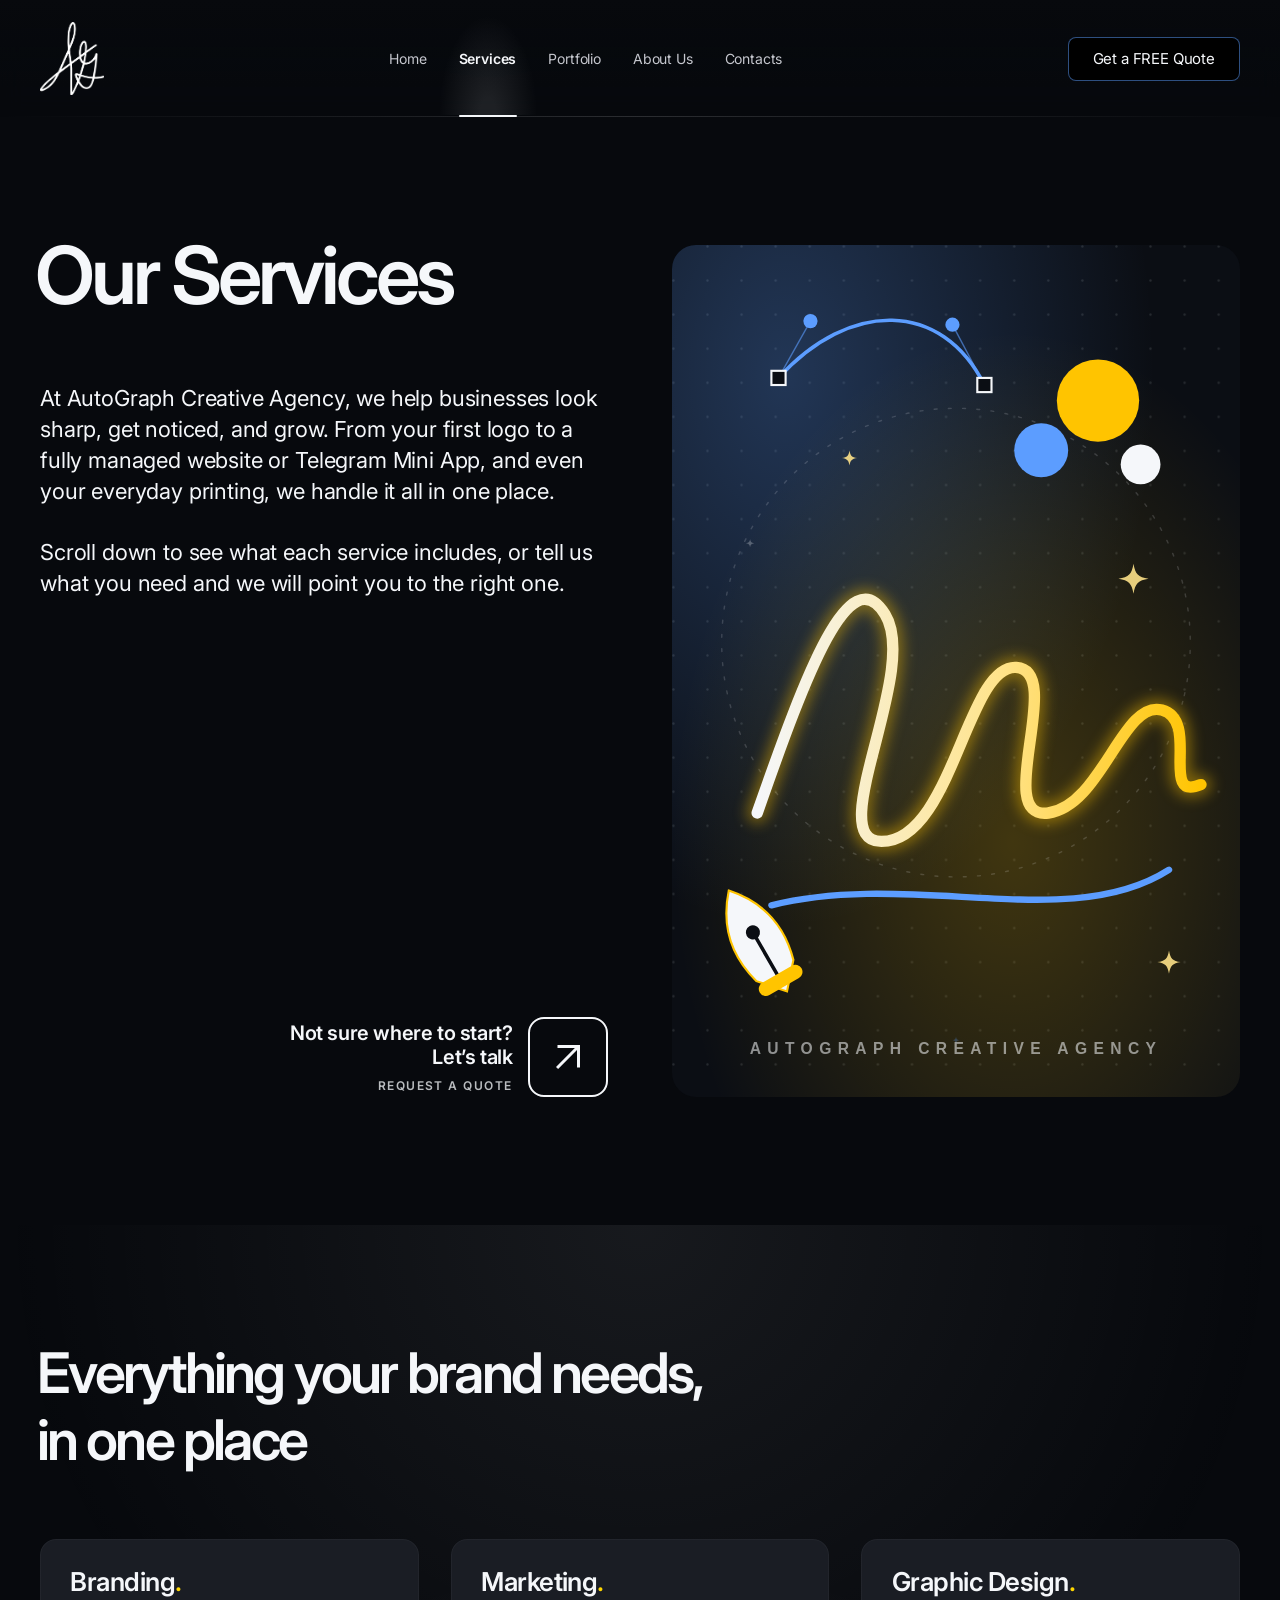
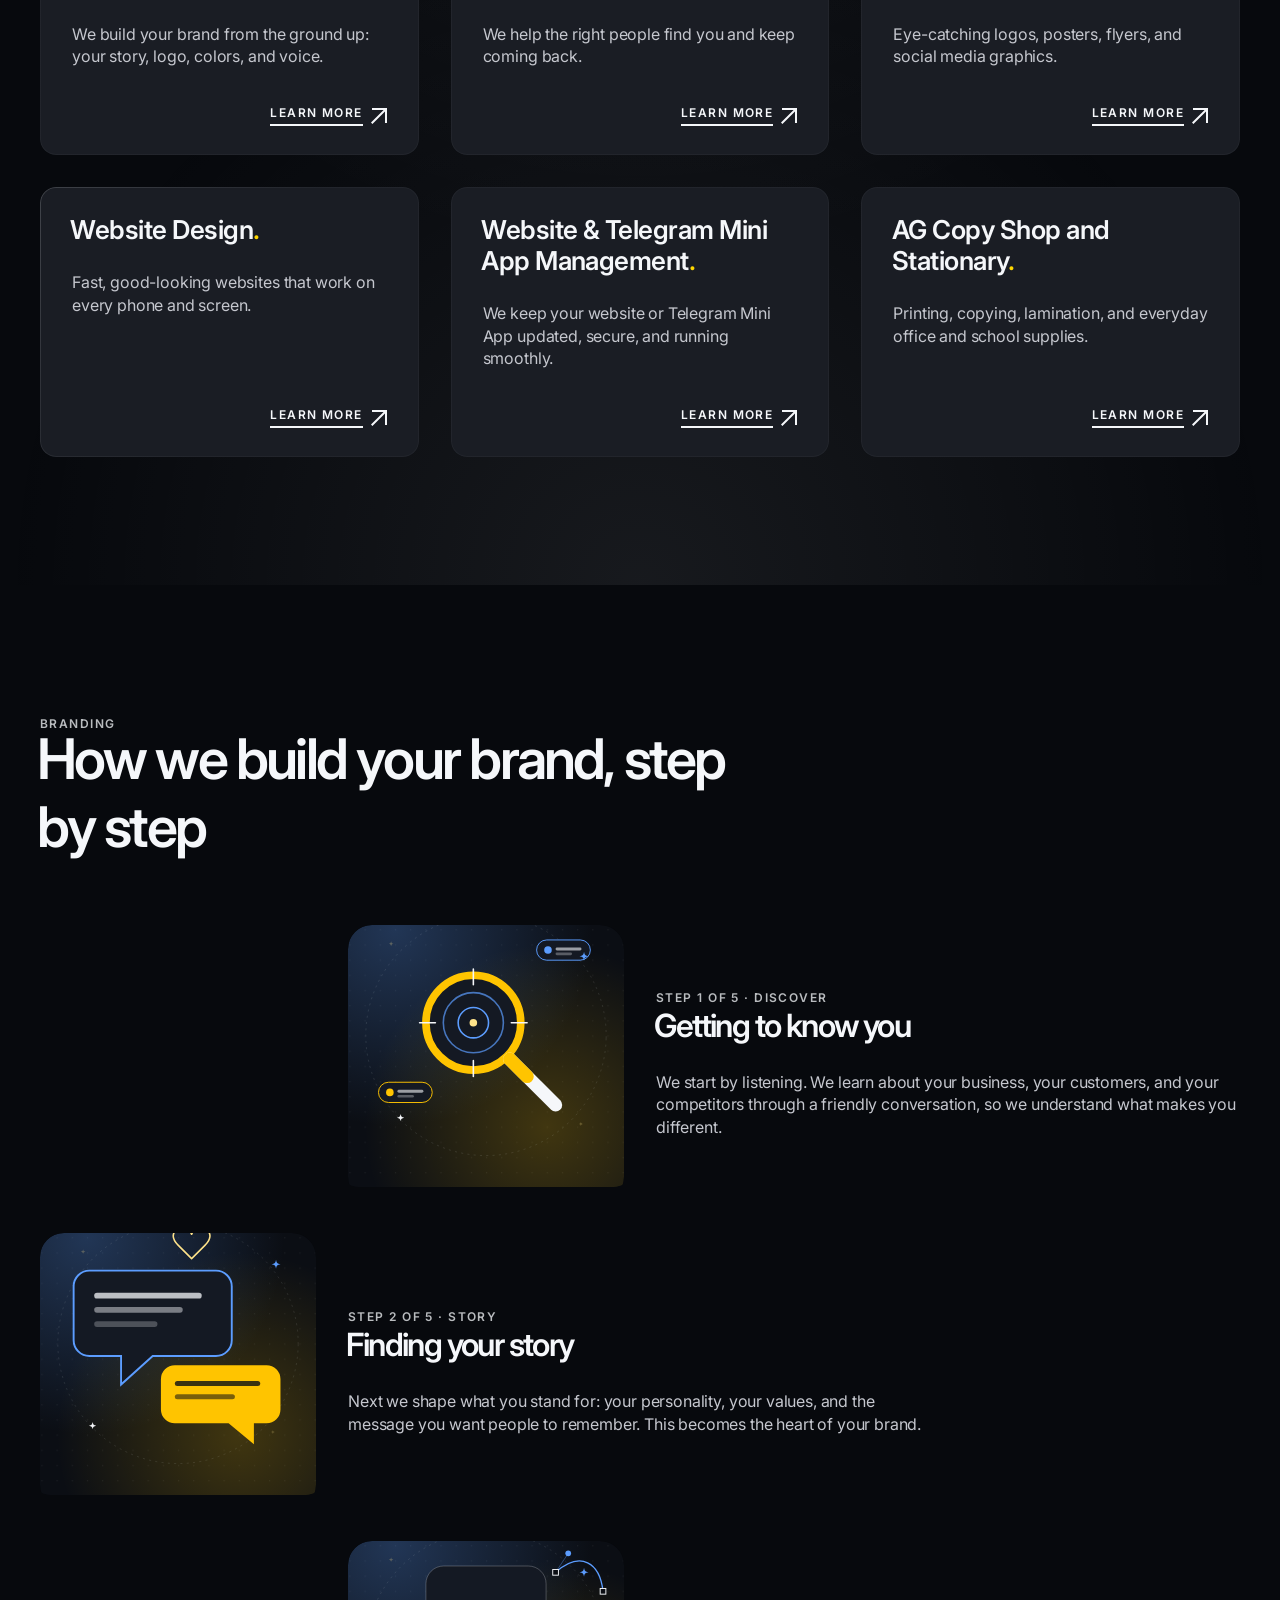
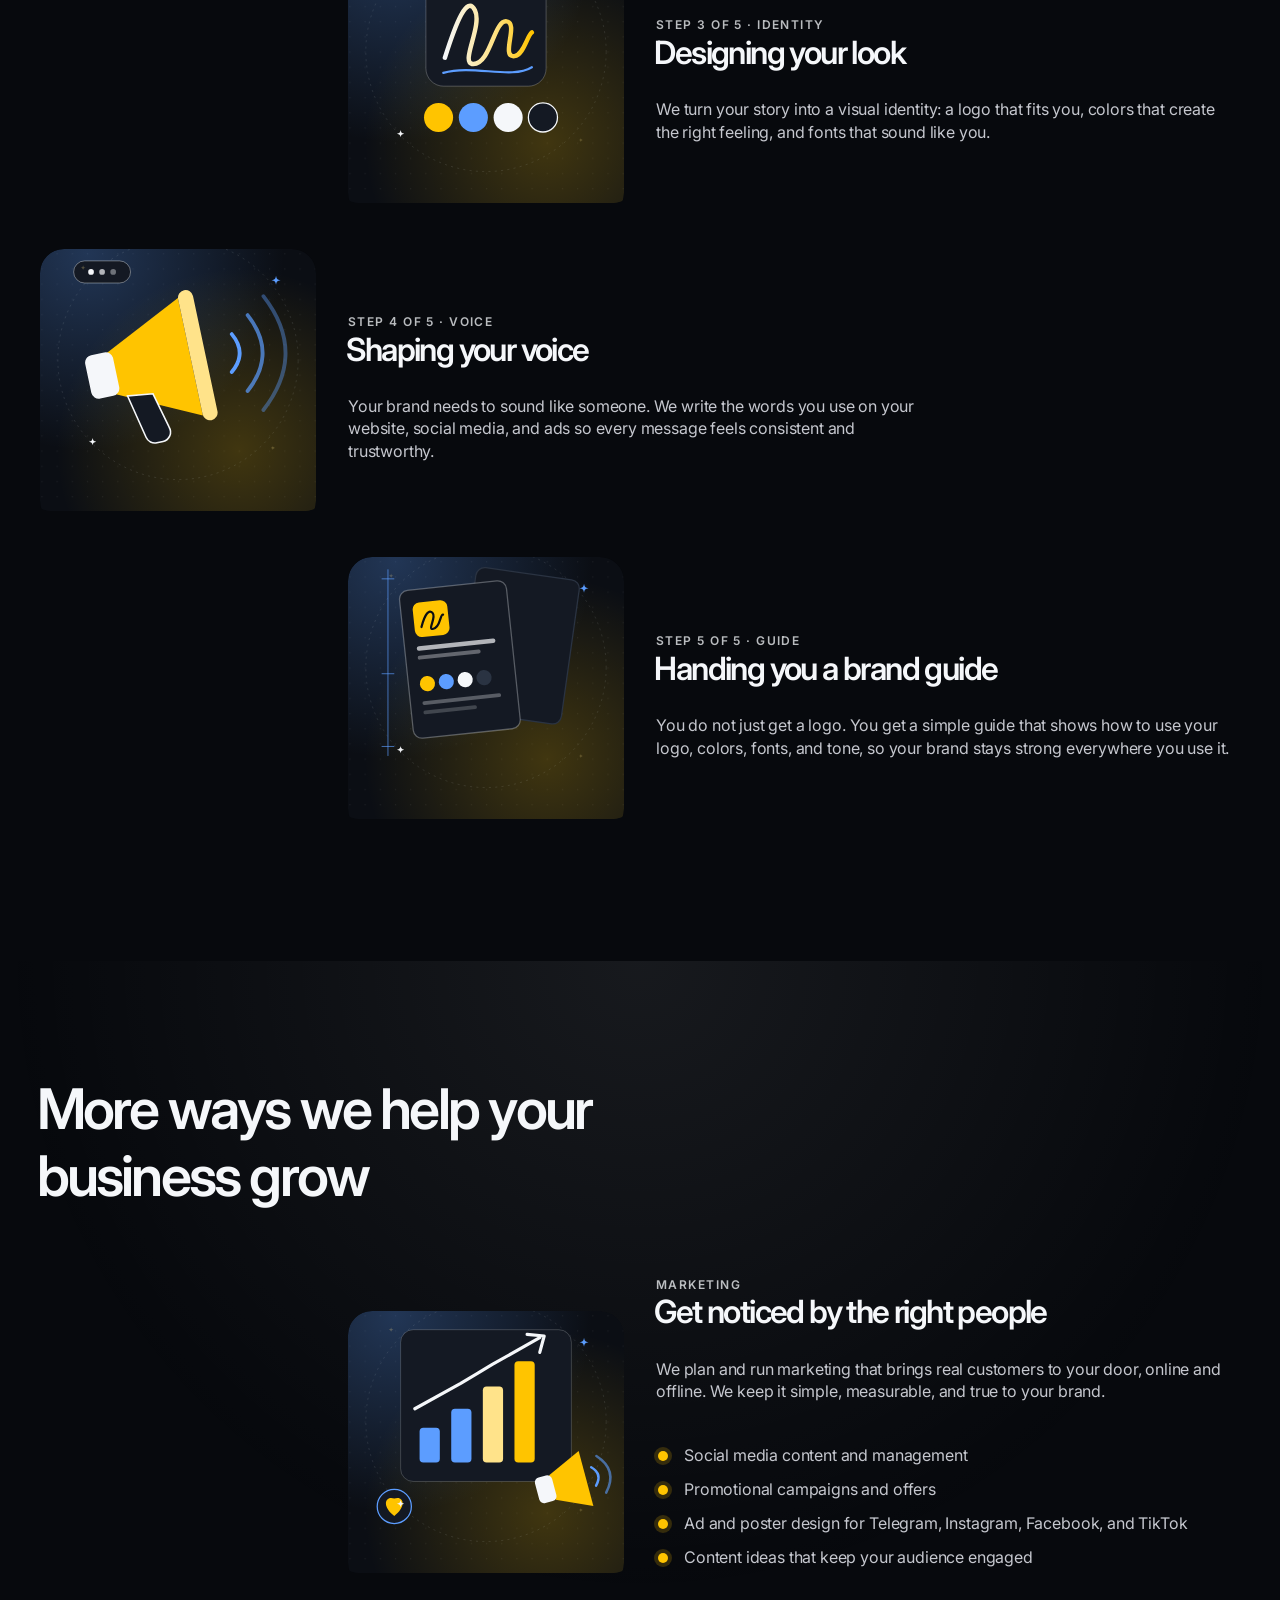
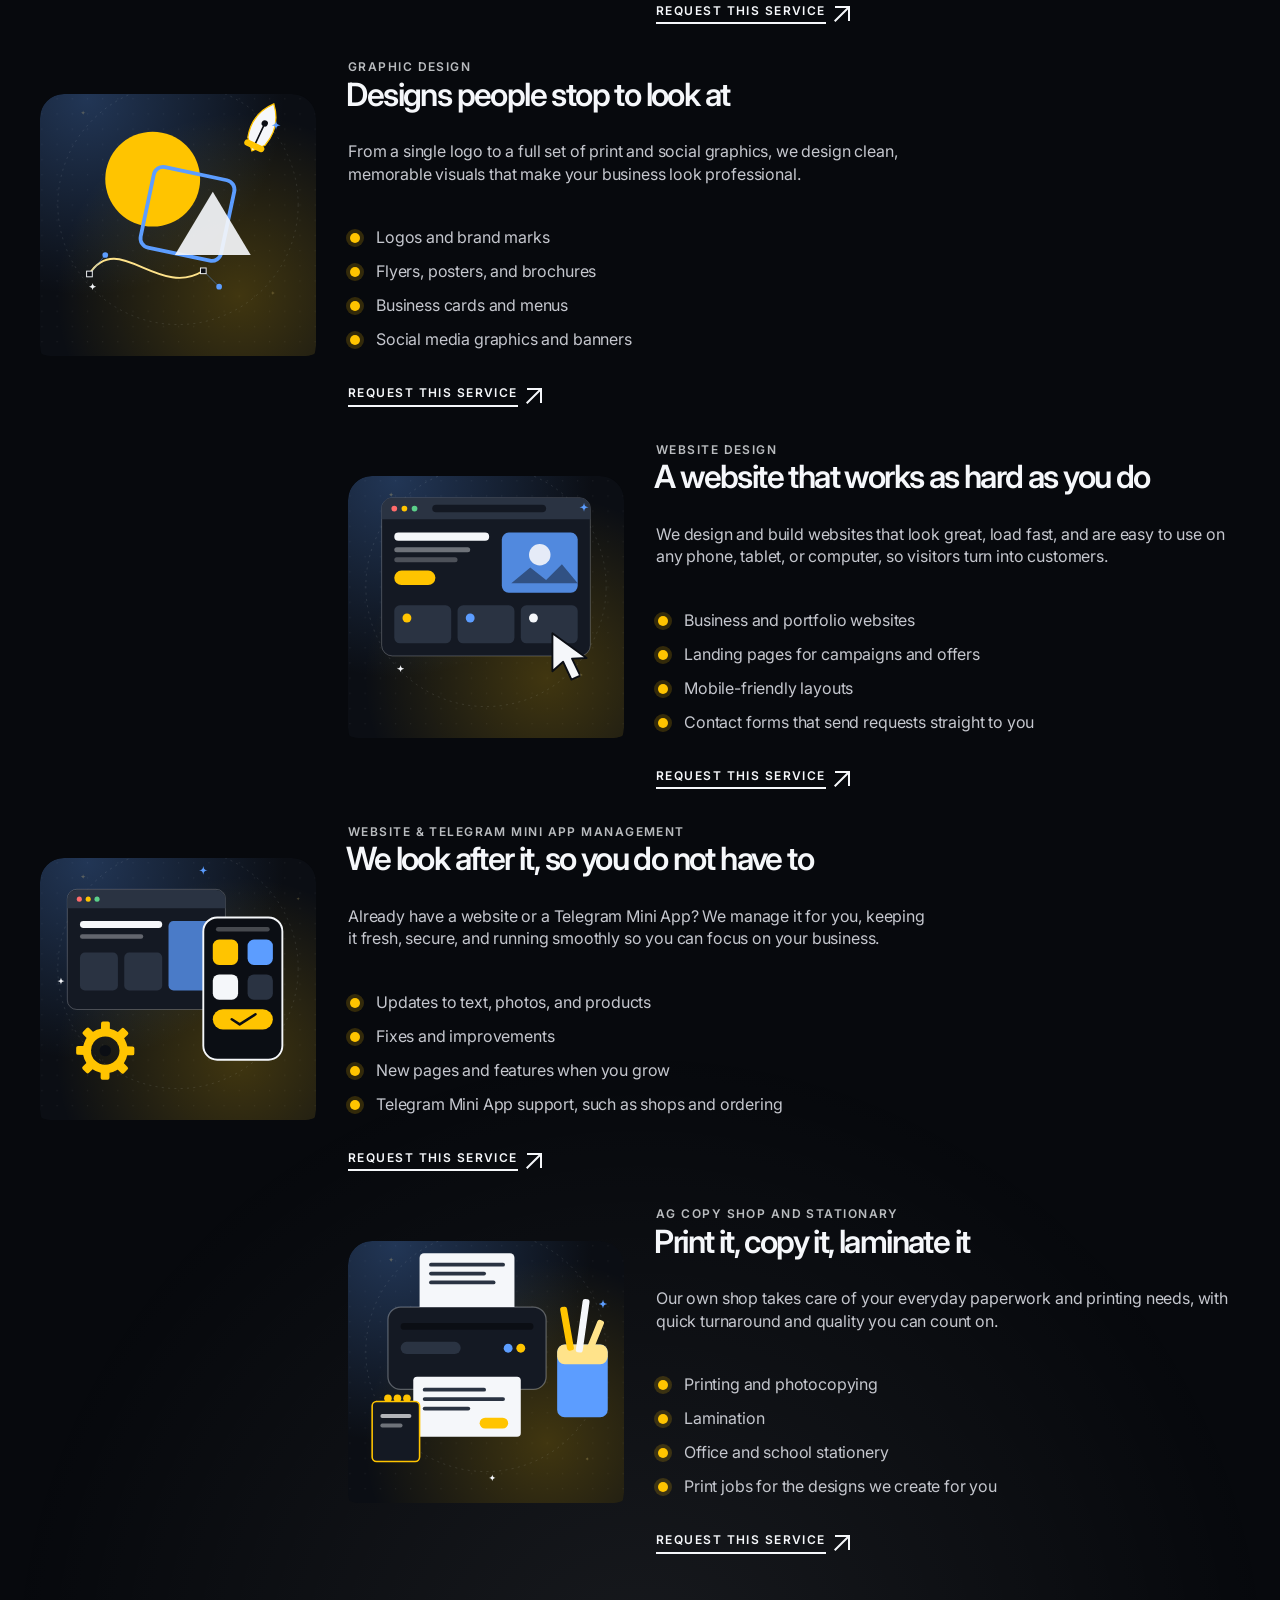
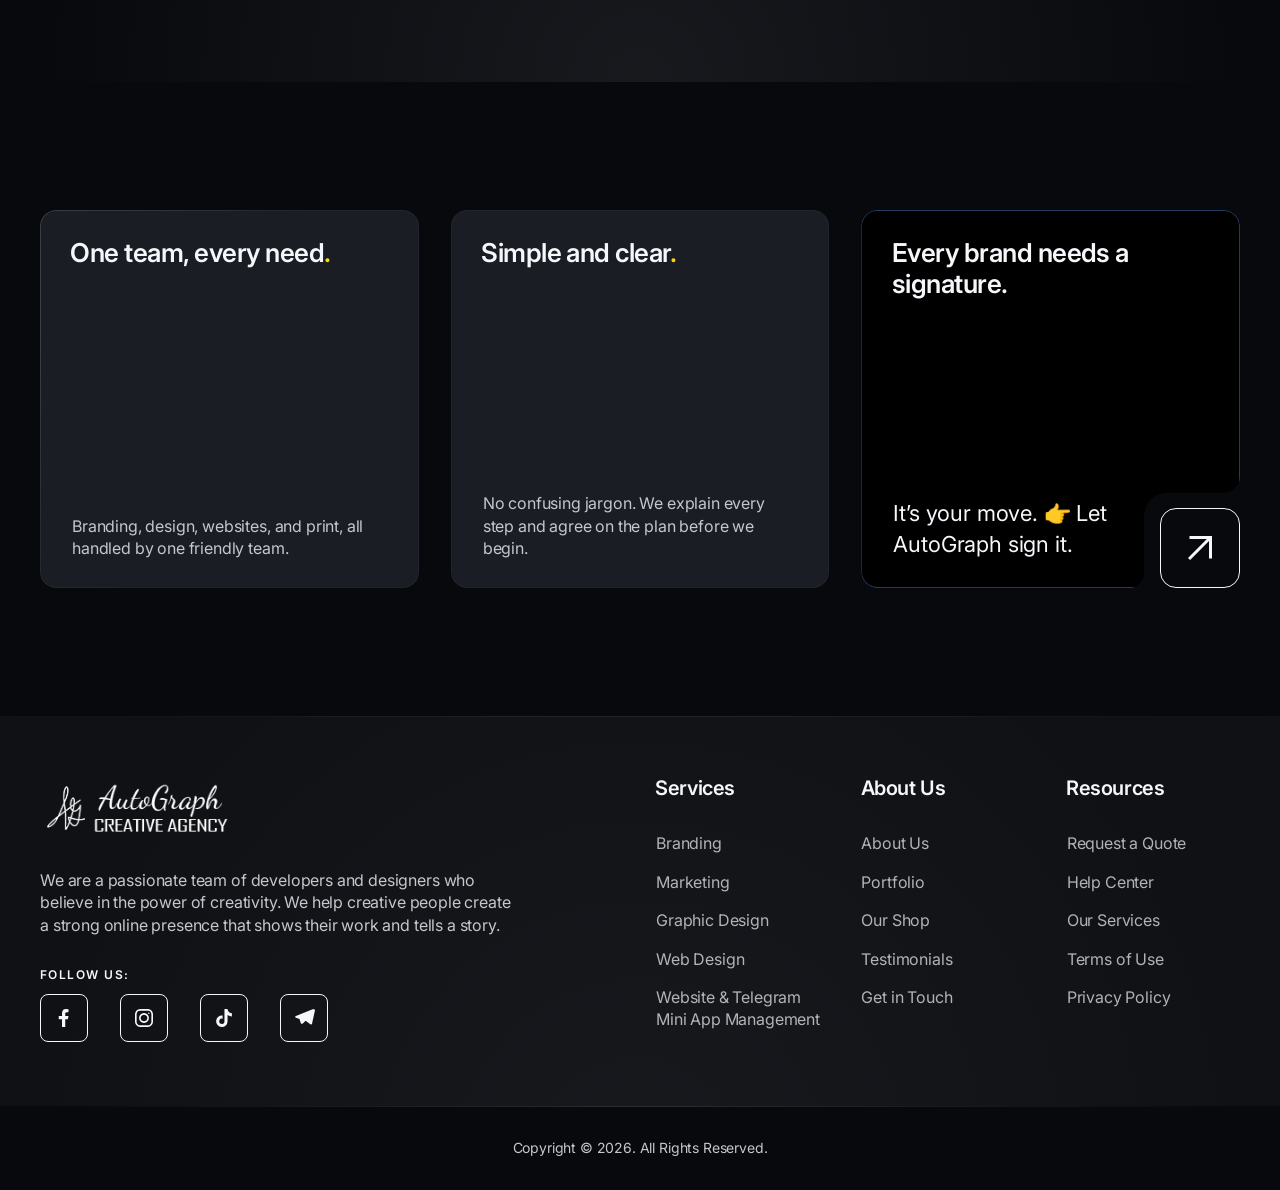
<file: services.html>
<!DOCTYPE html>
<html lang="en">

<head>
    <meta charset="UTF-8">
    <meta name="viewport" content="width=device-width, initial-scale=1.0">

    <!-- Page Title -->
    <title>Services | Autograph Creative Agency</title>

    <!-- Google Fonts -->
    <link href="https://fonts.googleapis.com/css2?family=Inter:wght@400;600&amp;display=swap" rel="stylesheet">
    <!-- Main Stylesheet (config, libraries, grid, template styles, responsive) -->
    <link type="text/css" rel="stylesheet" href="css/style.css">

    <!-- Allow right-click / context menu -->
    <script>
        document.addEventListener('contextmenu', function (e) { e.stopImmediatePropagation(); }, true);
    </script>

    <!-- Social icons: always open the real social page (keeps the template's page-transition scripts from swallowing the click) -->
    <script>
        window.addEventListener('click', function (e) {
            var a = e.target.closest && e.target.closest('.bringer-socials-list a[href]');
            if (a) e.stopImmediatePropagation();
        }, true);
    </script>

    <!-- Favicon -->
    <link rel="apple-touch-icon" sizes="180x180" href="img/apple-touch-icon.png">
    <link rel="icon" type="image/png" sizes="32x32" href="img/favicon-32x32.png">
    <link rel="icon" type="image/png" sizes="16x16" href="img/favicon-16x16.png">
    <!-- Loading screen -->
    <style>
        #agPreloader {
            position: fixed;
            inset: 0;
            z-index: 999999;
            display: flex;
            flex-direction: column;
            align-items: center;
            justify-content: center;
            background: #07090D;
            opacity: 1;
            visibility: visible;
            transition: opacity 0.6s ease, visibility 0.6s ease;
            animation: agplFailsafe 0s linear 8s forwards;
        }
        #agPreloader.is-hidden { opacity: 0; visibility: hidden; pointer-events: none; }
        #agPreloader .agpl-logo { width: min(260px, 60vw); mix-blend-mode: lighten; }
        #agPreloader video { display: block; width: 100%; height: auto; aspect-ratio: 1 / 1; pointer-events: none; }
        #agPreloader .agpl-name {
            margin-top: 8px;
            font: 600 13px/1 Inter, 'Helvetica Neue', Arial, sans-serif;
            letter-spacing: 0.5em;
            text-indent: 0.5em;
            color: #F5F7FA;
            opacity: 0;
            animation: agplName 0.9s ease 1.4s forwards;
        }
        @keyframes agplName { to { opacity: 0.6; } }
        @media (max-width: 480px) { #agPreloader .agpl-name { font-size: 11px; letter-spacing: 0.32em; text-indent: 0.32em; } }
        @keyframes agplFailsafe { to { opacity: 0; visibility: hidden; pointer-events: none; } }
    </style>
    <noscript><style>#agPreloader { display: none; }</style></noscript>
</head>
<body>
    <!-- Loading screen: plays the AG signature animation while the page loads -->
    <div id="agPreloader" aria-hidden="true">
        <div class="agpl-logo"><video id="agPreloaderVideo" width="640" height="640" playsinline webkit-playsinline muted autoplay preload="auto"></video></div>
        <div class="agpl-name">AUTOGRAPH CREATIVE AGENCY</div>
    </div>
    <script>
        (function () {
            var pl = document.getElementById('agPreloader');
            if (!pl) return;

            // Set to true to show the loading screen only once per visit (first page), not on every page
            var ONLY_FIRST_PAGE_OF_VISIT = false;
            try {
                if (ONLY_FIRST_PAGE_OF_VISIT && sessionStorage.getItem('agPreloaderSeen')) { pl.parentNode.removeChild(pl); return; }
                sessionStorage.setItem('agPreloaderSeen', '1');
            } catch (e) {}

            var v = document.getElementById('agPreloaderVideo');
            var data = "[base64]/XN4B5+z0XWZ/[base64]/[base64]/She9N7eTo1gwVjAOBgNVHQ8BAf8EBAMCB4AwFQYDVR0lBA4wDAYKKwYBBAGD6F4CATAMBgNVHRMBAf8EAjAAMB8GA1UdIwQYMBaAFM5R4gSBTmRbI/jjxM+aPpzB11zCMAoGCCqGSM49BAMDA2cAMGQCMDFzHRSeAXrSy1WOzkbhPZ6Km2wGTmZ/[base64]/NDZEdRVGTggs2cQvDcCtB7u5h1XVCf00qE3tw5E7ag/VQy/[base64]//wAAADphdmNDAWQAH//[base64]/[base64]//[base64]//73gb8yy2Q/qslx+ed9LKzPPOQ8cl2JrrjQAAADAAADAAA/yP425VR62BLgAAAE7ADSBMQpAdnwrvf7QTmL4gAynl7mTpV8lUV6auCwTLaLtdGfUnCwnkJbHyv3rRoPj+YTrb1PkEkT8WWuYtvAM0cNrIyo/fRfrGO6MzbhGR36FbaBdzu4ITxt4YcvtQfwe2ZV600W+eIC6Hw7EwSFnQ7wGgkJSsuvux+5fZPilWyIvjIMpjp9m1J7Sk2tgFXMWcnxm2CzjBQCUAzJPbsDWV0vf9F/YUA4hpgf2PUn1m4ht1B/YyG628iPbCH2T79gu89cRJwNeGWknTD7t8/kzD8fQQ/iwJlI9N17UpZ3FhQMiGu9X7WdtoFlR6opQSIqn54N39nVxFHrOqhWMUZpqK6OK72MWHPFNcUzU+MhflPXoP1ub72Jdce0Z25RkHYJUSn48g8FzUQWMAmlIx7fkSdZN/EpQIg1Ioakkh3Y+zPHuJWgRdAwB5chHXBeykwjQvTUbyfanYuANssPMhtWZOUcvkDyZD3IZckFdz8VSytUuKaCbyff+JbRbwbySCPe3PmtdLUHOSTUXXkO7u6zCs1tL6WJwr3oYwXeJgnqzGyoEGL+e1/6Pt2WKNIavdhwDc6QzOp5uFx5iAJCsR/Mdq7+4ew4piLwAQjQADfQ6zq5g5mXGGFfyb5aH4xj1w5XxsRItSMMPuN/N8jrZTlkPgYYibEqpep1AmcoTm2Q63WIgoP2SD9FkinCkyx0EPdK92p3SNDexqJZWoBOBXFmukmdvJshqUijdfVGpeK0yEA5/1fuPogpO6pkIW3Or8XR/iqliSA5tFSR3zdXSB5Xlr8tWs3Gd9xpWZhFoSUC83g52WYTeJJ/3Z3WLnhgl5GgAAN7vyMWYD/WDhyXOii4rEcmqcwxgkEbW4OpVR/ngWGMk8No7+Bn3C5GAHRtU3I5FWhEYJmzKvk9TKctVzYChMTVX38hdBiSBspa6jodYxig6lfYFJ75DbmuIFtv4E45/Y1Els90WcRafiaA47/V6stOl39KkEUKJfV8RAAB27XRZvQQg/cY2srDZtIioE6kHfmhNItEfuTPzn55Ez1VSZ5KVJI1dhGViczt4MK7A17KWZaiFNVrpiXfsWtmrdc44FG4Ob5qhGT/O8okNlKdSK34aBf8gW5Wlc2Lm3S9JxwcrO7ShWIsaXlB0miOF7gxiLlK7tJD55WRLJJzRS0RwRKtPqqQClq1xogJzTUgxDE/y6m57JrMInwzdDobBQpvWjg5x/Lw+BdjASm1+glvvjBAJaRCFznf+3yFOZNA3BXGnOgyh3X/DGqr3R4rs3arxw1Wze+rQQ2AoenQjwFQzJHSNEffPZK7g9yoo0VeqkmgyHFAA4AADCUdCQ811z3vhCo0QepVhRGvWHSZfIHdhmvr3rmlzCm91I6whPAM/towtv4887eHyCq+lY5M533X1AWvA/TV5SpnkNDBkk5FmQsvdNIu6wHhuNuD7QCJXkNMMqVOhOiFaUVpCwRd5E3bqhxoKdKsbtec+nrkp1wiN0tTyxTFaehO9bvunRRY06v/EmpaOTDeQUOQb7AzyNnfVM0QuzWZl2zG6wtwtct4mbD+4M2NgkV5lyENLy719tLiPH1LBIuR6cWRETeKfgya5V1VaQc/rTuuyumPGtHCXlPttLegGq0ijhMPI2YWGS1/4Xuu28X1KXzUq5PSfDaBACOyxtndpljlpCtjyaxP0Y6PrTLBqtop9GIoudIWqLDhFAQsiwPdJKrsNb1w07rpGuo9FXamjuNfMgWDlNQx5R/FHzJFXieVzQtzmn+PoAAAAwO6MXl9Db7wHOBkOb2DjRq/eV+DwK/dqgEXbuVgLUtJi/Pl2Q0EMS4cLvAz9hPzfBZaknNFAtz/[base64]/Y3CSTy84SCdFVmBAD9qN34dBpdRgFHvfNTgJfaGpUmZb2ukUkf7RbxhOWELqnYqWqcY1xYvhvHnNiNJO302htQVuH9+usrmvE+FgGqoqvAAAGWlOtM9U0wPVzS33Sb9X/XTpvCmtJq6hIdm9O8vtPR/E9FAQ6oJVb6dVBo06Dh5RijZU4Zr+cUMtxZmZQccM0grPARlgNnlUOQWgedRpZTThltNawEVpBTLc9sO4hM56zU4wVzVoWzk0hbN3/pN2mTPBrbB/wAULoF8LEVZAzL2atPiA03Gd9BRTUJUl9pzyhm8TqlQV6KW7qOs8XnIpp74fsMi+ye+0D9BRO7k5xw+//0n4G5Kyn1oVEYDcG5PghUbt7EJcOyXX54QKvtXJRBI6kAKzaWIRLGvRAADW5Kxktn4v+U38OqzNK2w36rTUAIp4EwXRuQYC+/ClfNsdXPFsNHvfeN5AKdRfW1ygtzhONoJzW5rCs6U2jWGkLQIBeVvMuATZ4umNaq2JRUyBeq/Bx4SALWAiYU3CDTp6l4bIcZBJ/m+3YbB88BF5JYiYjgAo/7pqgBXDTFK3m3EehM+/sj2JAnj1DuIc6+EgBZoEyIqWXLJHHJhcPmNElmYOKbNjDT64c1hdbiXO+z1ubC5k+lohVz2eIgueR56LtEwj56nr5Qg4qmXbDEATow15H+gz8q78qO1F59GpQkCocDWzyfznaYIQkBHM4XOsUMAC+BSGwgerEULRdOmRGYkvXd/8loFVXzNMfTFmHBK11uPknv6vBjhDcvOkHyLlMyrmWkhDi/c6xQwgB9MuLmN2HYVOhodXFEsc+z2hybYm2E5HwNPMoFGo5fTsnC1ilg5oBEEZFYIck9ck9pNP0HTG8lEr575Mi+I4kJYO6mwxxLLsA1U5U1uSMmx8jRTXs/NjejOEnz0MwyB67tXCx3RuaZSIik2JMBdsCFud8zpoeYEbhDR4uY6NoSe46xbCYCBUJ/Xg4MHLtQwlZ+bQx/oSpUfmS5Fn3lVRQikhuIo3ohhaUxjJYDXOwKiNfs+EWJyGEyp9PHoHxIcXLw3BHulLFyeqEsYhVO/3GehIM/5GJL/Atmz6O0fMCIgmr5zpOgykr6TVbpPXiyP9wDVCFDGlE7MyJC4o+bfXGpueGKLpucleepJpH4iAOCb7URKANWZA2OQzVIHWAzWfQi+SckKEc98dYqCqXDDnTNj92Q/8eZI2wZX51q5LJG2LtwFuXWp4BanXWW1JHcH36BftQWNX6KjRnJ7V9L+jgzFQmqg7gndLrCGPisg2BFpt6mNLsLFxFHZ3G/cBOfw4zuWbgu2/QV6BVbXYu9cnt4VS13jMFLh3lowx9pktICpgJVsk0/[base64]/GlTYXo2aZw7Di3gw0vEBKsr/KWB5ortKrUROSz2xy+E81zfNCW7MtH7023HNG9H68eljyQ433JIX2BZmV670VAzzRvp/MHkHMCnMNDTYxzCC+yuTi3B741qghb1pIqinz3UPzLY5pTA0evhnZML0HPHnfwoq8n+Olw4LMd+6bxGs9eAO4R/ROt+b103j8Brql1TNCEFFtCj83iwjwuLz9RMI7ywpa9xxIlzSHiqI7ZmzPXV0Zf4w75XXD+BJKK2jqJkKZQDi/z4GHOjJCR1FiQKsIs+ug3aiwoBS/8UTPJQEOh931bzD7jXrBg/u6Fj6bo/eXd1X4ahlDJBhnUdReJw7pAEFW11VN5omh5eCLiv1XIvh3Xf/xahivU1XFBiQYZQfQBnZBio46Y0UIMHeBEUSnpe8GsHC7ru3dgRfViWFqppx09mttVSp+4Sb0dv24JCwYiI2uTLWp4+a1RllRUMjLoYxsvq9KDE25lbnhMi2CtEqdn8ATRAOb7ABmzyucVzWqFNn3z11vXDG180CHfpq5MNwdgkJMWiNFvtE4+7Q/mMTcxUS0xlNj0mXCl2f2ybjiwvmEd5ryXJNUb2YxnyhtSMRAGAKN2f9dlLLKctiry4KUiG00SP9Kf3TPkU0VlwMVjKrVbBiVqP9PwPTFgCpzjyf+4gjzZSBdfL3Yq9palzacU3r28daBfmL+UFLlCusyInpH6fmRaJiYLDX6Mp/nZyS90iDiYX7CgZLqImqYzOwgEM/rBVSFi9kmPbD94x90KeBQc9ZWbku4N6uHYKrs63HlKCXTR3I+6+wscCKmnk1atw+BSdaGbNqJ0+jb89v0uaYqZ0DJZqpD4Vc6nwATpR4hKoLPnexzKLzTt0mL4PhGSRcMeYr72iCAkuLAVWOZNRGiZiJ4BUe4VZTUztGNFsBXIckNC0/yZn2a7yfgM9vQF+30d+Av/HBDj7FlG2a9ToeFye+SFGLUX8c3m5pHM+hv+o1xjypGYxeDGtfmDRe4ItZLP2nDUgpVtn+YP4AAwBV5vogZfMkvUVlYqiZVs3kLmFvdUsMVBG6KUnfWK63nNT7t2paajX12oeIsNX27sa+X5+7NpIMS/2E89K5pg6l06GZEW1LzqZ9vXvUDd3Rb/DEUekgAO3HOCeNiVyf4duRwTPwa5yzvQeccM54LvGap+lJcZWShKaWoCdf/pkJMhLwqpUV+e5/Zy8CPh1KgWbY1Ooczwom4Xzdbwd2ox2RoczZdEuHw9Glz4hZX/qaWaY+/uolH1zzeCC5dOMC1FSczXV5coGhYeWPjg69tN4DZkgAd65L0iClECUBGHc1iFHIHofJyXsJcMYX5ggSilOjBm4wPIGZl8sNrT9G5+lHHq0YBeoBfJr8BSRn/lcuDk8MhtayY6/xoilfIAej0/ld8nydK3hbZAUg4XPjOC5cwFOM0P5WlsLVbXww/ghap68OY4nf10ZXDnzohU1aIEGqre9MLPZ3orQ0gsr/T0H9mpuX/VsPQ46k5HlDfQZkJlPRNS5z04SbH+t0ROT7FITcP3xWLO+Rq0aavhiQ4Rbc62BCHtuwSBvuC3ojxmmiuRZTGLWknuPJ4e9RAFsbvZf6KKu4Ciagx8aHXZeJkIfA2dzDrLRGvkKIxMD2hzk7qYzG7n50i//WzUcW+xh/HVpkDYjyl3BtKOL8UaOAw759+Pu8AC6XKu1YUQU/8jaU+P4JwFFSeGktzzV2soe+Jb7os0YN1hEr2eQGtrgr/szBHTc1BTvcuGspMSTgX417huCQpgAAf3LcPNpIJxEQpVHzgzQzsdoGppGaVTe60UyuRBlry0+hfiNwNHAkCodTUG14CJeMzfHXvHSiJhAphiQVWeAJ7RTOobMcmPRUTxXqICu/ZiI7AK6AO0buY4jAZpE6JnnsiaiD8XpVlaoC7/lu8tCTZDCDcQNT6j1H+eLoEu6yUhERKiXxiy8bi89qldS3NZvfJdO2nlqJqrNE6YlghyrwHDMl5RiNVqdMQ9JQ/ynAx4Odf5klcDQIWQAl+Wson2dORsrNeQCUeMkZHjPH41eebQOEWs9ucUyOHf0VOV8yztksce9WgRewKcWhSgvXVF+pFA1EavkEmuy1Grh/[base64]/pPDf1BlPqCDuT0gMMltapQ7NUkBmKeLHPOay89JE1UIq6QEwxKXZ8j7rk8Q9c6SEjx9a0614sVDfjAPI/CgSYjkzMYObXZdbNGghnXGjKqHIeGPeJE0pNDtR5Uk0kDf75LZ9xQaKxGuI0qgABUC36ydzEKKi4maDE58fkQcm4+ZZObucCUq4A1c58CsZ4cx6UZp/7cT7IFSC/fD2n8WQMzCyoK3TaF/8RiLNgLvezjGt+Wa89tG9vgUOghv5jE1LSS4gjPwSpWx+AU9C7D/CtkdY3qT5Gtvx3xkCaGOUwxFbAUKumAhz0fN68WuKWfFbEokJsumJg8jkC9VPRgRy4FXOzzKGYcyJHXPAnoeY1AjNEk6njYhm3EScMMV+NvPajLPe513/ymbJXzImfCrUsmihglGNj0VRynsxHDEOg5ZSaYmWuw1Ye565oCgEbktN0/gUyemUheB+2dop1yJXniBkEcHIJfjn1Z6Z551wt/rCpwS8ukD1ofPY+HZsDGQw1hxVNTjrsUCpWR3h0su1Obf2YITzgqj0gENrqjvJ5iBM6ORgymUJ4q1ra1OpypRAZftlSOqSunXP23ANYMCH9oZyPSPnxgZqnTWf0Qul4WlCaqh1lIesk0jMdoDm8VngcitVznWsq2p45qwe/wSPp/35DatwRoWy6wL1sK4VVRPAGuwusBKuWad+MSZJItuIsWs5D0gZYnOiTn6ULoQxd8BQ0/qfp+6qkX5f8QE9USdi2dM1XU0xc44wl+UKXdyfG0o9fBNCzzd16Y+Z0NiNrpKmFZGKHabPyPDg8Da5StdVF7pG55YBtgCIGq+T7cfWxoFBzgwihlAzwEMgDyek4cRJEpYJvgBbuXDXR1R73zq70LQMPLjY4vZnbuSJSknYJZb9SWuI4M/gzv6VGeV+tkj6CJGL51HJ77ZoM29LS9oluuzuWHm2XPZPQpz0bVl9UyhxP6is+Lc723a3qAw3oHAJf4yg/+fKFebCmp0igZa/XLYeChFVaECldAef8B1zgiUuvFwWJNGZepKWq4R/B2wHcRoDuwktkbTA3BPOwb6QdIcd2FD8EY1eAt6c1ae21hpwjupQm6zUjyfl/kbekw2QGpO7kWQ3XXdxp0y2xGVt7xwAEG3CMdauVGa9law7wf8tVFiGaII2i4tegMen89XALHnP0sbNX34z3nyp1RkJeI1iKSAa1VT34JvGRQnwWcZQS0Gqb1+rKwx/T5eVG+hIPoa03N1PicbHolTia93Je87Glx4eVzHNlXhd3ShSsAZat/5weFjozdE+/XYFREpkS8r8N6tOGQqKLWhvNfsZhxZDhOCqbwS+MrPP6K9KTieLPY4ccRY9IcZsLoV6HifeNZzg5C7wBtemLVt8kTArC0I1e3wl2GAX3GCrbKswMxoNfKx056FDiy32QQK/5jkiWkSzfgLXQAXhvXt38Ch0+N34+V7ZDmzBb/PHCCt1OLPgYQnc1DmXigv0fv3zh60bSKyZfBJ8f7yYQEnBNgeLo+Zm0eqTwWfa8tr+FC7qQZ5s+tLSRuJuOEmgo4NJtecS1jmcNYrkI2qy4QRfySjSysUOjbXu3aE/zy7XJ/Wp/Cte436ynHChSxjtbG6y9/[base64]/emDrl/Xy4yaNUdP/6Un1rPeuGi0h43eF4P5lAqpsFVKUXdZkncgBYAtJ31ADi/gQAAFYlhkhyTrOAHJe684TROAVqWiEW/fP167ZiYRglv5lIXy4tLz49FzkC3OO8lL3Pc9EvcbIQIX6BECFOASUEcoHsVk+1bSA7jhw3955q/R2rnIiyHdX+c+dYCjh5EnWlQ0lAmPHHOrm8RJz97v2XEQIC8f4k8evcJmw604ejLTXHAbuNA4NuOWIrZ1WMG/rX2VchYCXeYSe2//2JPs3TdinHF5Sy1DtotcgvDVJbooCmre1c+0WfTEk93BC5bChzoMlBe7Q/u+3VisgwPCdzOrUPNZTsP1ja6ti17HfAY1ZnpB7jYSitZknRid5sq6gq1QAGxraV0gC1ifYHk6kdUwO+ST5jYIEauCvxYjJLJSX4/A8Nm+8jjdVinJfy48cbebQc353ZRRHHKeQs8pyQth2UN0LkQPMlRJwTO3FvY4Mi/U2ltsyRysmD7QIZZM/BEBu/s3JOx88Qvft7Llu4nrgZCzRhJJwU6QSvsnz60ycueaixB503dxwc/R+eOg4hKkrEZ3jeZ4qRgVIP/mzhavCSqKAh3AReIFrqfuAexnIfLBtvFQwcKd9YPRWxOOgtBoVNXjX2cyN/FY/JDlSxCGaDX+xiVY/7ak+1xMYXcX4wkJ9O8rHEjBFbDKGdvYw8P1qAZ+JBvdHShmmPbk8ThIO8T7tzIQcah+Ot5q25jRd/xUzLhPtNxDG9baEuXOy8f4soQWlJDZWVpQHXA3HIlqQM9DELGgDIbu2yhJrzmQkDtviA3zANfzRQEirAAAG+Dsgw0/ZG2B0QPsm+VVkUuhztmheHvMytk1RtOHXKP1YZzaevY5B1uaKGJntsjPq0VveHTfcMgpAxgEQAAAMAAJ99p1IJM0Fx5O0byZ52AAZoAAADAAADAAADAJ+BAAADO0GaJGxDP/6plgABQvhW14eoc22CRLJvNVKpXMjXGoABQQIzQCaIL+fUrDEPbMsDkSyj/KAA9SyvDkiKCyDf2Zf4FNZ+f0SGMbFq77upFKdjXV0U/cwZRRPPg2M0wQpWPGRF8apYBaA1g0Uc0rKuix2nKvuUIKpgPufsqNUD79y59pGZxtq5020HeVkgHwCTqKrsXkLmLhcv94k+Kvu4wM4Y1Fi2TcP+RgDu6+xrPsmNcmnPN7IG4snbLZ037tR96yWN251aJaD0GfJKUpKY6+lBMY/mVQzg9cTG8JfnHqDdlHjmpcPwdn9BUdUdeRy6mQLgLEIp8JIWD7BDxw2+oN72bum7Uf8E/jq2snl70VHYA1/ao/d1Zj1e/uo9kqCzShP5KFJYHMgmPfQF/VgPASORpyTD2zhaN1Odv7sTH1jYeXe9QW1jPmklKyZid29Uzxq2X2jJ5Jx7CugSCThAry5kxSIDXiB2UHzwNKF9arsACiF726Jcwx7U+IWo916zZQhK/MLcoA2onu52dka8xhGNXpw6V1yzDvq4Uhl/jNtgiYVTGV/Vj3fmN2o6MTHIEs8dXrus7H8Yw7dctsChrSGc6w21MEUDWCu8E7AmFZA7kOLzpwVDfin0cWVQQ7o7kqtZ2+DNR/p/lKpJVWXpx/X7AZnXK7fj2NLm/94TIiNG8RVer13wY4sWhOFtFouh25qb6YWpNYULqbuaJIedexYYrmdC8kZNWAvPDGKTSPfhqkBmpN+BzRQGdyRdRMVU2igR5JsPvDfY+uGXaakta7SjA9E2OX8k6hpEdqHkSB9U7TYBGb0GVACjo4AW7vz9/u536ZYrikDbVXjjUUk23V4fu/j8Vy7SSoLZQgl+NXcJ4eFcI0zgAoOyrk+D+2uITSXnWrQR11vX8hsGWHWBMBB+k3uVKJNo37dRjr8slkC3VWDVzOdvezUWkbpgmqw8+6CQlA9hTteRIykHYZGuTxcBP1PyR0/zAEhAoamByM3SoJn8g9rETkI9W4ZKCrMN3a25TyBdVUegbEhPhVPk2thF+Qti6ZLGTPtbW4UekbEVF1cLmOgQbJYXKS2ySrAojj9FU7lFx53LohSgAAACgkGeQjiFfwAA4km9IIgvWeAAiDO4+F8WtjUH4GiQS8/3icHx3cnilRunZCF1J0bc4IDPVs+3tsgSLamMmwYNygAixMkUUMmR/Zb8NUJltnSPoTicByFO+R6WaRn3StIhqsnJSW+A1J4x6GBN9zc5umeiXtBbO57pz/2cZc6dZ3NxvKlFEc32X1bn3RBOu24+YYYI1vtncBBrXY0/x280l8j41Ca9A3YSAZ2D4t1F2jR92rrM8iX/4pjBVg5gS7ICqk1v5hjQeMYry1xv/8zssddyTqAFnV141By3XNrLhYSjciRF/8ZC2WG19We/OrFyJ3KSsybGvcDTeK7ifL4OVwuCwqE73Qngu0+D6jEVbg41FrVJds5KGce7Qwdl5CgHS+PqpsvO5wjgr2ejzaELHBwDrb0jzkVgMTkLnTVDS6b9E4eL3wcM4Gr28ehr90zuPEtS9UkjFGe1sOHLDa9r9GHpveSlNEnhGIHFPg6f8P5v5TTRV6r/2Ix3dhuzQ2BfOjWokbFNuqRHI59MgLRV3EoIkTytaVCMZIVGW5Pqa/TbZqPTLlhpheWqVRIgXDogAouMnkDjKvE4QjL+L/ShsvggAVmoEBhBQpMEdF5l0QuOhiWJUq+BtwtXLbp6bjZ61ksEOIWfmyHFCdVAdPX6RkeIZkuLcloa2dFlK3d/zjYLoxBzIZ3Fpah4lt8/UZ+dOTlKv9EIAoTA38jgMwmoz9T+zEodVxlKmiFrnCX3wOe9qHrsUHSWe3/IgS906Fu9bEdyE0JS87PphnASc/h7xRNsB37Z1J28UudC713osPllddv96Afdwm3AHkh/LWnB2nnMSa/q6X7aKiQB6K/3TlwI2QAAAI4BnmF0Qn8AAvyU3R79ibu5LIL/ZXTbOeBdUdwSHUHmxZV1MBB6koggMnP5RKdj7wIadtqpVPF/GsGPBLrqReX+mLQT6bHYR/bI5mSdvqeYWumTERdUCWecwgi+4Yn8X0HIBv8DvtFZU4NbEsllWCWNgOylpkREGAl/qXWSZ55nuRX0gFS6n29hGg5DgKCAAAAAbgGeY2pCfwAC+/GJOTy8zoCLv3qVsrRGeCBKeuexAyTBUSNaSIDQKItFhLMZD9FczYNLr/cKYS27t0OjngWUG902PFkFWHQRJ/o63sTXGJrG+fgtFyXohzFKA8BLDLLT9yIoC1VRUpiJzeZ9+2OnAAADMkGaZUmoQWiZTAhn//6plgAAAwAUv4V1APy8Bj7QnpBCwmWbio1XXnGmN4Taf9yZ8Tur2u6cxFUa7q7Ey2NKPH9+PNZC3xSu7qgcm85EeVBRd+5HjCh/+/ZuySN/XHhRz/+u7hcuHm7eJ5aAgqVTGDHZWYRiuG1AkB9ejPKkLN6rSBlluiHIuLmeZtCBkSJMi15jY3Ut0MGYNg1/4PkgXJ59dyA2/6SbCeffUX5XDW/YgDDVucJJ9GeupLite0fSgER7Z9WtAW8UIP2CLY8y8Byy6mft1NjyGPJkSgokGMy3QEbDBoG+AORoNzT0qCJ6HDSglQXgYwIsVzj46gvLzZhzhQlaZqD55MqvlvvGIRmhOnJYS/J+Nelmk602oZxCE32YHW+4MpV5PBTvvFW0mGtQEs3yZAqg4Ksse7vLcQnZSpH/MlEC5QRCBMdiaYwx5tpBAMCRiKy8PNYBLRPU7cKh6yRojh7N4AQHHRxqNiDD6tOj2pF+WlxhWClz9rq2k+NviYuSqG31GfFQ1srZlkY5ELY68q2q28uoincEKtIFZUuwJHwlrATfBAnOv1RMcOj4iUKbcX+90dgOtMLEM5QuL33eUUYFX2bBc8Fnv/R6C+bZiJno/YGfBd+FcefZIDh6fpKsFyLa0Mv7lqtDGsDq1zNkO2Fj6uRN42kLSVpKSKQwPWnKsQ/hnaxivb04n8+Wf7kPUy3X/na8DQ803OAGhFk7WIT+wvkLYhd+t9rfkMrjPbK93+mV0qOW97VTDsquFWvjCrrzss0kuON5d6XcFgL3plLtuwXx1bQfJTFdO7rtXYHSZ+MrkDKIrO63NA+wmKC3eWg0VQ/ADbyWfWnUrGugXllqSUGUsXqt2n4I94X/h4zk71MnEXYJ+3dASzou6vmCAfCM899Xf+He0pvvYvkksxa1GoKyPFh6urdPN/4vm6HMSwmhOpDEoZ6yeop4QAaLo8TWLXVFvS95Ojg7big0pz7JhNozMcJMg60X2G7qrHwlmqukZVmkDbCuSXdPu5HJtLtj56Cc8Ni+BboyHOvxg4sHbBCsSpJlZ7HV72dUYKhbyRd+eoTcBSa+hjixAAACJ0GahjwhS0TKYBDP/qmWAAADABEEB3wANEZJQ2K4vjCE12Rbl9TZrQP5cWSTnkaUpJ7TLX0YYl5URAxVx8OTgOm+A4vAtiI6cW+HBr7mUXpQHTshtX7wAbOwwRDHiAkwFC/HcX4CUhHI04OQxMI9jj7opKZXMZHeUMI0X8dHrHdkgta7nOc/TmAr+GvZVY5M2tswZ1ySglw63CsibL5/nGQEJyMY+5GZMHYJrQre/5RFD6HRSdl4XLZaEwqAgW7/bIRuiCVbHXshZZQ8f8mxqC0G1Ukc0/mR+kx8PDUnSCZN0hCzcdypr7SWQKY3t5oYLvRZXulsZ6e+Q6a6OVLFwRGIyPjSWUZ2uWKcdXNqzso9JjMpxRnXUJXnuDtf8M6pczAtLz3bj+r8YSjTd9QvWdR3bmXMd1sJrn7zplzFFTkTpp67gZtOagbBBk/u9QMFj/iHOm2gFF8DdTPx/povfYJuBKQrFd2Kyi5wdhD7Cc4nuBSrSvVAoYS17j4HBRE/giMBp/pNhaayNREtuIOOPiKF3dz8QHBUdrSAXiiXzJ6is/seJEBYXYGTdgPJ2ky397EADfN/iPLFzHJye1471RVoIopxBJ3+duUzHJZx8VK/V3nHH2k3LfdoJRHg0jOAhwVxpOygN3baOLViTsqdFZ+vROITPjndk5aOCQlF9/Yziw6Zis3KmGXClzt27ALdI2/tldnGJzkO6N8V3AMi5Bl69ZROuNhBAAAB0EGap03hDpaJlMAIZ//+qZYAAAMAEYPmqAfB2tysqUI3E1HnYf6ZVeJic95J3354MRR9ZZ9PDqxQsUdcmCDfz6b2uecjKgt11zi3bwwBToN0g1DldBdIgb82VXyzil9mFq2G7GwgR9I1a8cW1JEo8K2zhcQoA87ToMpHN/Y0h3/+E4oKGPE3fb2VP6xZ1TXufxt9pCq7LRe/cbpRCNBMcMX09FarfxR4/f8gAdkq0vBT6HkXbROPRo33Dy4T5G65NTju6KGdtSwx0JzJDuDFJHisnjZpuSGC32nAvDG3c2OlylFUtGtgnLrWKckfBioLFCI5yRgd6ElM+y5YzP4dFvnl1PK8rCArvRpat37G+BVtst9zefV5bVD5BU3tA4T/93+aYEcGcBwbj5bmP4WKZD7VSXgDTT3nzUTaugzr/12AdX/WuFRHBcvXST6aBDR0FvMJScDoVqNIaX/SH2ZGloISn47XCiC9STSLYK80up0dvAj3mGM+G1EbOaJmZDHj5LkYGUJIfyfllq4SWBwA3Z3y1fI16YrMGOgsLl25RyCYcO5iPWC5YwnyJgXuC861meTZ9rT0nSEaDyAmXv+RiAFKkHA71aVYAXR8SRtOtwELAAABdkGayE3hD6UmUwAhv/6qVQAAAwABnqcEUAWAK4tg8ItxrNzZQlqePpVzx4YSfzobYNzUqDG4i9nI263JTIKFim12vS5/Nb/7ZMJLxJhMKuJK4PfVJgHzKPA7Pnnmz4olbI5zmPSRPxnyU2YbzLVH5nbTlSOpXQwr8gESGllV6EPZRDPWeNQQNHCSoYBNp0DedanT2bWCnLRETJpI08FvfgDYVvdAM7Pvp3i8pp1HsyhoRhuNP9YhTMOuopkPOAmN44LdJFC6/zlfAcHe7Mr4R0QmKt3V5UVUhhi+S5QYHUhGOQH0uyG1ZPHss/Jtlk4JYbTmaeCqGsAIbDVr06v9xJQ3dKiYWZQYlQ6eQPo9P6l/PZl6aWJoPcnTna75Y62eg2uo7Z/x++H7kh1WmIP4N5S4ZYt0AG32/274ORxl6HzC5q5w4fiLqOApG0CHRfnJYu4BRV4Drv37F542iyx9tM/thKQHRfkCyVKE63ydWXfg7UAZOOq1AAAF80Ga7E3hD/JlMAIZ//6plgAAAwARg+aoB6KltgeDdJ1U/Rq5AtCxBkAN4yI8fW77YLK7lWYC4kg9KSPnnHXWXrOtelzu+pLkKIeqJxYNXbAM8IZlxz/zNxIqNWX0FA/UMCdNB/hPo93MlzdgomLfj5g/p8NsWpKbI3DCGkZTKu2v+GY0S25vYje3qZppLiaorx3yWAusm917vX93pmjgLoz5lSrI9okzCxO2DblOrpiqkMovHEgoGajD/[base64]/bIZUPmm/1hKK4KM1FH5h0UqCMo+Dp2XLQM5BaOsowMlMpJ0BW8maVrqH0m0C+2SlmgOQqMIktWJ3Z+TnTgCD5E3VdpRmUWC1wunoun0kF5kuNiGcOoaIm5Owayk1TEKH92VVZoGJrg16/MGqEh2NotMXn7yK1qG16p9ovmPofiiYGyz8GuxkVTykalztXzexJgHYfJxie/qFtk47lViPBbSIVm/GIwmFCjcblZcnk8BhbP/uG+0QyoWgLEjz6ZWyKHP1Sk9+/ZG0golyWrrC9df2foaQFhZjrKWfAt6OOqF/aYrGucVepHhjKzEP7GJ6K7I+smH/[base64]/Ckiyi6zWmhvAuQKh6pIY489tZFiR96PjturPfxYV/RCD6J2+v8puVkBuUDStWkjexA5dPof/Yw7P/creKUJOSqKAKR71PTOc4L7uLFGNXqbp6xazjpKkfDa+1pdGleIodakIWSiz6rWZ5NkPXmu5NJGuHDDHg1prxfIqfbwT6fljxzfV51JzMeBVjuLX6/MrWWlGINhLBLMNsyyFGif8/88hSUP8HGvYDIZvF0jJpPkvnIhP9lOj1orROQHrSL4qHSZTrNNetk8vfMPZgZKIW3SdrC6XQMHnqWYdRvZK6/w8P5kSP5YTRM+Bj9hdX7UQXXEGfhm37IccLzfr5VoUarhTl3kBrlbLhZiNZzWlhSlD4WdTy1Rie6w+PZdJhjL8NngaymsEwL8IX09etiDdNbPkMjgFOzNgVeNm98tPA/wunsfUgohgiFfOTZSSqBJRHXdWrQU4V6L9XdtuT068Q8PFKKC/jahZDXgxK8IRI1k24VqcY8vErjPhKd0Knr8ygZ+9spab7tQ+PxuqU7R+Yxby4jpcR17T6Dsx+k7/agS989HH6F+vKYJvKxmwqUm0FG+Sd9bJjk4c+GnfYLjqQa9v0B9SRznxrw5Tn+PxpnsMXE1kOTFRfgygyK6rWoLoMLodwGV8u5YA3GJ5UOWXzBXaPpgpdbBWMdW757UnMtiJtqkIC8RoRE4+ILWi34yYUTsT9DCON+WbyA9hbeDsggiDeD/kZg7Fe8oj5NoLE2ZD4XQBbBvMhst+LEw67E5LRHUP8C3F1xwVVJnfzrKD/EHsfssvdGTzu88FvOFwRg+j9Wn1Qk0nh7OEONuNvkvN4i9HYDYWcRtItSWHSgqTgiVECzi9uoXNtiLQaFRZOfZMdfK2SfTNQ5ZzTusETnCxmlofx+ubfZmas4vqeNYtJ0LG5LzVIweD4gLadAf7XmWTw/KhoCvmiuauW+f9XViVeUadt3zN1j3UCUnqAAAAAW0GfCmSUVEwr/wAAAwAAGcLr2mPgvPGkfyvyoHradQ4mkP6i6lvU6ODKpaYP3LeoCR/30NUADQlAHpXwTRaXUjH1ZGZHC+VV5mw0WqLqp6plRYCVReO1okDGAwcAAABPAZ8paRCfAAADAAC6NCLccZcgpq9b34meckNX3AwoNc/lNAHjGNAAvmqon6EGcsSHduwirjgV+JdMGLO98A/SLVwESpG6lSQO3qJmZvxnwAAAADkBnytuQn8AAAMAAB8SwYYzub7bSFOuCE5HJ6PvA+2UggAdkbJoy+usgUlN8WTDkO2FhBLvF6aAM+AAAAI4QZsuNQgtZMpgKJhv//6qVQAAAwB3hZjsXs4mggAIyuF6XDhC4We/rViEqDpxaxOwQP/4mY8vhqTpOcvsiBQeDTmHcSLk2e/ZmGhaEgo3PoNnQV/sEFbZu3xfJ/41HDM7iwKjes+kogq8ypWJF9dxuZMNrEUI0GF/k+z0TSMwU6+Rm1DCfOUYcmwC4Q+U8AhDTC6y/t+XZlqd6PbhNYm1QVvZHVaEXoNT/GotDqEZAWeWKU14bWwY1yZBGPpbMNQDEF0i5jQ94LIxMf/DwBCo/x12OZ0iyKtPOAiv1Of8BMNg7/+qdcvhw5j7xJPdcEW8mcNGrxNNtso8k7D6pEg/Knn4DlWi0od5jlc48Lt94i745yvedK22Zs3PxSrL4OgSZy2uI2rgeNaV32C510tbifsXCvItNFzumOBamqI7hFsVjMCPPQo0YkHDGLZ8eYpJD2gntI7+wfRlEi7PjqYWBV624NeTyMaENNnfrg8b/RQIBRjrd85xE+wAfoDfj5t0ulkunCfB+Clp6BzrQMLfO1LY07FOjJ+oxBxWeC0IQ3xROJeC2Ujahhsr7ilvApi6pDTCS4p/AUhyMq2YKP1vKUzCiEe1QYSmPsZrk9iM5fD3N9aI3mH7z2n9VbBKB8HQjQYKMXQjvssu+mmHkvcchfOYuHLRx0qvIRdsPJLnDVcBd4WjJEwQyXDmnY91oK7rW/XMwMQIxCsEt9rvLbTfdHxQ+TmOgy81iBMWYEmppl6/fB3dQAAQ8QAAAD8Bn01uQn8AAAR24p3Z1fe9WwwoRA/8jEUtvTDZtXTANE0iWiFftCyPejN7u59WgvJMeq2o2B4f4//iUUX8BF0AAAJJQZtQPCFLRMpgKJhv//6qVQAAUswhD0Hm8+hUERNQAjJ7bWiyE9SH+G4xefDk7hbR79y55k6kGbTRdzK93xd3Wh8fW54z8QHWgDxNfX0oAQRmjUUpsoP2AcvhCX5UnUL+rUqxI5vsuqUgxDYO8Niq0GJrF/oDZe4ZC3zymOTjPr1R37SDR/ms76uUMyDhPQLJXEDm/CSe976wGgdfdkETQ3+rL0v2QroJAsG9ZlvXIktJNX9ePUhRwchTH4Cf9uBlL3IP1IGJm8ipM/N564evshB1LgrBHiO/bUPe1ZrbOWTG4NSAeilR/4rlIsxfNaIE8xPPvj1Or9mzPB/e/wij2y5Qm6BERyYkjYC+1gU9xdPYhfNbqyf+JF9KU6lVpw7IJeATsbe/GD9R5SVmNbhOWNNn+INwoAB8cPiK948JbHsHrJrNR7Mbr6OjiP0Zkl1KG+YA+L5KKyjnF8FB/[base64]/+QittV/LI3OSRTb14gbzLrBNrfKqXbf/RfuLDfJsFZNuVBvBHp/rnMmYIvK64FYUbSxdNI1rMTtO5AusqJ9/lAyWP+K1lXb1KRSeQ1cNIAAFlBAAAAWQGfb25CfwAC/GvEpqXNW+UpD7uLu8VIu8AF9az8bsUAvAlFRwzxILuLstMoQubE3oJpqMgwMA7K786DJtvg/NBrz2Z3TB4xf7Sq7zVyza7DnMPjABSwAFJAAAACh0GbdDwh0pMpgEM//qmWAAAqVdwRU/fAAlLmcn1HPlZHgNLgRyXn8H0uVPKyKUDk5uryLqiCUp0O1OQt3/uAfMdMJPcdOcLawhdbEwRE1LNkCnpFcBJV9jNHNuciG6SbbCmuQK91bpqFvKp4L/dxHxCHJODLPyJrzmwOU0vT/9LonUxJBDy9chnFuaKIWY0GkTA7Jt9BVaYSORNk00sbY59qf8SnVo9fPmVoAjwD9EAye+g8jpymKl3UTHR2iD0x5Gmk5ef8lGGuFRwDIQPJ4JPADPySa8U2YjpV8OBqf+YgSszQ+tr1qLXqnC21EUD1MkRTMfBetVmo3xQ5TM2r6orKlDcpMngSnRAJghly/OFoRLwlzzsySGDlG5ibnFWvzveEwalksA7Btns54AjKI6ud0iWN2UV+FJgX+qs/fnMNTQrhfwxG82h1HyoxOd32CN7pwOoduU6lD3z0EALzEn8PCW/0TmVbFJuKeiHRRFvIo6DG8x1YRg7XYRTwDOhHZj5ccFY30f9/rhOAR/TTMwoiFfMqOMDlSoPJpPPpgDdFgxorxPDCJyJZJBENcrfJZEzJFj4vG0qOQ12XfOIKZZRTDuggqwuDOKjDQ3ZnpsDIHG7+xYrrxUe8zLGomqtrbB0XFNhW/UT7yZ5FacUHfPOWKz4PTfwofNKpECoqhBhx9y3Jua0g4PgvdvpR2W6Q3XYUaqiME2urSjVB8R+n+Dny26EVAqAM83OBdo/hrb5aFvLJ06HrQ5KtXcwmtu29RNBy56ZGkNPOi+y2dw5tZBuNF9l1zeXlEnfH7TwfzBv3kpdjXxKEDRyfI1fEIK7113M8UlftGxPETicVlPCnsuzGqPMAABFwAAAASkGfkmSURFwr/wAAHa7WGYrYvYCZneXKymuVcTYvCKjBpz9ABl2rEXmWk2/PF7eHEJaNwNLwPyK39+t/tsQh36Pt+Rvg1qH4MwFVAAAAMAGfsWkQnwAAJK81PW6ebRDEgKV10swn9ugNq0PwcZEuhEz/iCsQMj6juWCAWjgBTQAAAEcBn7NuQn8AAAMAOKWDIrn9sAavPWtIQAFygAOsSC+2z9izPkKE0eusvkuNcAIfb4sS8JIz6mHbpNUekVgwYQLHvRoAopYBDwAAAPxBm7U1CC1kymAQz/6plgAAAwA+aIj+AJo6BVi58MLibaMoSIWipGt4xZgPOhJZcHBYXZtg3wqj8eG1gipkeXh83IzrNUOG/6c0bCuSydXlg3Scv/jmlSjxWGJs7r3gbxeDJwgbkEgsRORYDe1sNMz4MnDo997r4nRcW14EILMWt68k/bjUGLXQhPSHjSHSv2aInr5qHZym6+N1rC6lcYYy61ebaiEkwY+Ip7oEet+jJyCLBOwZpfUFT4OIfaYZ5M44L4zVZrtltZN8a1CaCTFpA9dhNDHQSQIofPxczsf5r9LF5TFUDJzyXXKBv7PdnOaHhe/I2jY59QAAYEEAAAEYQZvYTeEKWsmUwAhn//6plgAAAwAABMfmJn2npkvUTicAOhWEDsdszy/pnlqD2LNa/cPOX1V3jMBjMC5KnAGbn3ys2IjBLvTnoEDvbWkVdJiQdu53JM6r9F9InPlkQGNdKrWtS0D+jGDZQfHjYtvtgd3o+rPixxLLefPEkHJIESvXA613nkdZEhRwa6B7EMIQm4677LKCnAx5b6F/67lKBnz++Xof7sOuULgmz1OKyhQ+XI3o8wk0geApH9G8AwCRpKPHDp1erOniAdYa1qjid2PGuKdaQibcpj6Mn6Zif6/51X6yITWMytxXl3iYn5YQj3jA/aWSTm131OaAnuSgDyTIVF848vA6DTpN/qX7FaXkXKwvthg+4AAAADZBn/ZklFTwrwAAAwAukRavAo92M6QN1n3QGFagLffrEEscjgUHlGhxzkqz4oa9WBG0nCpoAb0AAAArAZ4XbkJ/AAADADilgwyoMzSgCCe2+OWjNKCFL7qG1BMDlekSzNkTk4RcQQAAAJ5Bmhk1CC1RMpgEM//+qZYAAAMAAAMAkCzOdUTVfdTjoAjpNYkHaRQawLuD+YZFdjbprGRfH9W9wQHOgoxuIVDfFAA2AiTErCow0/xbtXVvjgMwJIDXyOilGS0saO3D/xQRUBr+833Pa7ZeF9oUzVZvD87ewrOUpcK9Rx8quMLtZPNSQXcPehW1vpX9u4z9CNePdmmHOTvVXgnHq3D4fAAAAURBmjpN4QpaomUwAhn//qmWAAADAADUUcF/kVqdFE4ZDQAMTt/92FTapD4A5VF9fUilV6gQRyDnFJi+fCtTHI/GBvY+C0EFHfMnZgR07+Kylb/Fhh3C6HDgcTYXB74+AHHc96p3MFNMzHrxs6Epx78YLKlGXdpcSnbqwDiwTdSHv6X2LTJlx4IKnK34enNR8b2+iAS2U02UKVlP/P5H2WBmY3D+5OhPJTC06JjSpWByv9XH2RMdhXuAFl78QGmDHFPcEBgEGBbosaWHkUFPoD5Cr/YgNJQIwKAY9MR2buuJuFJYeobGIvx1VJ00GJFPeqjp29Xr1S0EQMtXJMRJ5jcpwvtqP3q/9V7RhDOD2mNfGqUVaXeg0U3uL+Czfrma9DUdmsIJmOY5NRKhWxZkwGt737c+jGkCg3kTkB3b7/jaRNrtcnEAAAENQZpcTeEOlomUwBRU8M/+qZYAAAMAnPVvYvPgAB2bbdKWqolAA3Yiy4Ui0QDLeC+vXVC/tH2Ke8XhwT6NDwCk/bjrqFBrGjsznV4ODASIBfQA1BJaEhRDbkmw8htjySIGpy4p1G4QZ5IYAJbfv/zdO+UIuvo1jpWIPzmULqV/W1UCuvczKL6g0qA7rVZe2RnbtrEXChZ6SUqTlqKqHrFj3hbyvEHpPetj4VP7nUcjhDbCzB1QHiqcVo87NXrjeHvD0DxrpoVDE7+rkqFkgyAi4NLB/pE7+B4VwlAtC+5C+q8bMbc4GQF5Lw0UgOQcXyEYSojR9NTwbABLLGxABWBeK9b/s3s/UNA01pg3ZkAAAAAxAZ57bkJ/AAADAIbFl6HHmsAAxhQTvW453Hahas/bPnvFVSaTNUVeuMPYHvy4ztDfgQAAAKVBmn08IfRMpgEN//6qVQAAAwAAAwLb9wmAAvjraf4VPJzmycrDpCRVEg45k/uPb+eyPeI2Ut2arGUseWNVXXoeru7dlX9sNqSmVrm+bsu6tG/SsEuT1209FamcU6WqGdWQBYj7eMs5Ymv8n1Yk8gDXyT1NBuhMNQ6kJM7tqz2rzqq1nPEUkoLf5LdFpGoq//GAFAYvwKOWLiZqVrvbAV1feleEO6EAAAHnQZqBTeEP6JlMAIZ//qmWAAAOn+jdaAQOmEth2ySn7PX1oZwqZFOFDnZCg5z4mXecnEUbMZjTR9wxXBHfBf9Lr3vUaJexxP/M58+mcuhafgs8aHoEtMKwtQB41WzjiXuACSeCMLBwWUXHOUgBZBAiW2Qmt0gNA9N2SsKhUiJwGyVP2i40aKiYJeEs7j9nzaPmnAs5HhQynr5AX4DOeuejsZTmemhVbQwcSRTPdXY/2G+aqZSBr+Rhv24ZluYlWeiU6rM+s6NkaxlLjNN3m7WASB8CQHBYfPChidj0j8xxR+2PveBof/jmwg+AqIEi386BXohYXW4GhGXLYkxoNGmUv7Up7D0IFk8243i3o9KteD0nUYsmWYc1/qeOqMfwYaKPBkJAST1eDCJHV0oBO0L5wYCw7HyF/+Sq0rqv/km5Q4hKooFaAyx55d/VGMwU5ElMXmcFnV2ui7DfGg3OgEXxlLtu7iP5EV1iOMuYZ2p6uq+hMg7iBstJy7p0S1AJX97gof0F/1FZNcmNRgPZdYV3YcEaLJdUYegWzgz7w9ofj0bF8gckftSwWEuxjc3MDeyLAzn3fUtYTyukIunW/4HPcr/7Q5YjdXvPb2H+/bNex1XmbN7teJC1yOXkUnr5oNb5NavEe4CygAAAAEVBnr9klFRMK/8AAAMAKZZcemC4rZ7OpLQxoncqmFiDVT64dw4KtgBOqwv9ySyDGKBDgv9wrZUXsBHP+xN5iePk97fOAekAAAArAZ7eaRCfAAADAAWJoRZGSOLITIOjcO67Q2lnOVITFz8imsPOpM47H1ABcQAAACsBnsBuQn8AAAMAALoocwt6VQU1YOEvBMYpl2VqtKEgmasVLHWw/+Hu3AYsAAABj0GawzUILWTKYCiYZ//+qZYAAAMABiqOC+ANTooyrNjj4b/EUnu7qNW7H5NlQ0k836b32spLjliUcl7ZId1DQBIfuz9EiT6VH7hCM4KprcN106J6VpkyceYwjJkF3JrqGsmTm3QFDe/QnsqIsu9umOYue9ic2iQFBI/N+Fo1YkwuV0iqKtAuHzhy++CI1LfjeroP/gnJFLOgd0X0U/OGjXcNv2gYOkSVp10ZD/WG/4wJ4D5PDj2tWjefc5gCC6xdBWPWH4i9i1iIqQwJLAGiGhY+MoEuWj86i4XAPGVShQHaqCZJOL1yYr4ydQzHz9JAaA0SFHaO5snA+1fkjuS+XeSNqGsfKm5KXIGLGPJhl5hzGlDUSIPff7emkh5oI3WP/2WdE5R2r8HIvgfnBHbD8BjHDYfetgjElt6MIJG/pE36s2e/P9Cz/jdXZVJq+xM+lVgdhr32jL7GuxrbZwaOu78B83JR1zTQY5vx3SuqHb1LSoMGgq9fnLE+tGqaNt14n9EXrhBr8hzCDe44x4CNgQAAACwBnuJuQn8AAAMAM4w4zFMmOsIiBHhJrBzePWwVVu1E0a08sMYILK03IAC2gAAAAM9BmuQ8IUtEymAQz/6plgAAAwAThNjrLXBOCgKy3O4RyPmaBsMTm6OwcxzUWMcR2/H5EVn2OX9dIzSoSZ9qbfoeCOA12dW8JTMWdKIsUAPWUKhyeW4C370NUrLUHOSZpW8lrxvTZjo80oZE6ZyE/aV9uZ3f3G7BGxuriiZbFo5y2KY6dhxeBp3Ox3qFv6KFQ8JpgPTnDT2aK1Qy6iPLIcYvO36aejASAyFa429n++N8wSof6nm3uGvc9S9S1iRKhWkHibZDAJ/x9PG1PxkAVUEAAADhQZsFTeEOlomUwAhn//6plgAAAwA2TpHp3wgIarq2YUwAjISufCISv/QSo6/W4KukZJ+xVoAA2y2+eD5qC3YxHnzHvQu6U/TOmEHJHmbbCbqO5TjOfOIrMbeP/QhYfieRA1xSX/PqbT8FxZM+MhMtZm0qt2bJ7GrAR/9j3dnJo+fgHVguD7xr6tiwDRip0pchJAQ7UfMoqk2pyFu3x+G8VjmjdLtGM9nDqYL2pF/C0mIE9ZZrCkUpTR4FJtnAwecMTbRHpz4uWdWsy2WxpGAOrxCNzUGoU5kkh2TKMuPogATdAAAA5EGbJk3hD6UmUwAhv/6qVQAAAwAOR7V8awmAA0teSpFLgoo0WLNxPbu1cvSTQeHzeC9umLOBvM+Fao1krrQexqfnXAecB6r/LYDiTAN+nR4U0FDXhA1fp7pvReJmetVSTqDj0bmR9BXavOIRGKtHwCrMcIN3Nq5I+CJRZHYCdLcvOKaHf81sK9HI3WW5s24G6v5ZgBZsb6uzYV0Ra0qvrkkvb1jHqseq/WrIWeIA+L4LChRK5FEj8VsiaX94T8rMEiQrM0hvwy+WWszMa/eoQSf3hdx56OEhlhloADhzWzZd+uABFwAAAh1Bm0pN4Q/yZTACGf/+qZYAAAMAB0/Z5JwkxwKaiSk8454pdLGGn+Ei6KPF0UvmGp/samUt1nUbOPyxKMEgBSlrR/8SOl+j+gcz9AwGSMAFOOoJi5Myo3v4WH0J7mwDdw/9QDlu7cDzrtdQDlfM4mLlhVjgrM03mqn6SaUR+HzCD4lhO4zOdrsCEcm0FlwVsFQiq/VNI068obJcRhAhcweQNFBdcc8waArnC836pUIyhKUlwSM5WFR/CRQ5j9cjgVjHMFy/[base64]/D7CTVw6zl1qyK14yy3e730QKJB+ZS6S6/bBS5obC7gejhZtAIkOqbRgQ5t8RfchIpRWj4MQ8xdZqHNDzQI4vxmwIWkWd26c7nu2v5Vf/a7m3Wsb4PY4Xb2SPUCG/600qTLHO3k4aGjFrgH8pGifiH8rNI/8HDHpmAOe3zzu3UUtOSrHqz/YOaTXFr1SAGaTfCYXuYACVURvCWNx03BRscpxRoMRtvMrAAAAX0GfaGSUVEwr/wAAAwApllyCbRVx2xe++7AzVyOecepY+gAdpaeluD1j7JLdhWv1HUlN3qafuuoFtO1XMvg80BPBscYr7mLUHgGssT4xS8GY/jRe9b00RUbgtjn7ag9IAAAAPgGfh2kQnwAAAwAGb4MEt7K4VW8xEr2p73+dQAXjXAG1Fqv6MAGSzdXmleMmjfbBcTtnZO+rAOJHRV/bADVgAAAASAGfiW5CfwAAAwAF0gNGCYi3lUq3dMAF65iAeW4+cRbE/v0gUvgFhHqJTBYhfcqPiSxf5Hfzi9QyXIJt+T9PSHOGgCTh5AApIQAAAU1Bm4w1CC1kymAomGf//qmWAAADAABW+5LoAngJqhn7HEyQ89BYizsmOmUZFRilRORSNf4uA/l3bT3T4fiGGSgKpeTxFxQR7njW1IqxSicek+hF9B9siKVdlbqwdjSGl9J1SDJyeTCwbV3gf0pLBLdkyM/wTk8bdScALVY3Aa6XtJmFpb7T1hbKmEgGd5JW1ZP4aPwrW3gM2//DgFYpxv45Wit8zdv/F7NCK3rfsz73P4TW3fKJvMxk8NoM1OOX6QwLCs8CrcC43vsAPFscgwIQHTLzz5Mm9Ghk8u8q1/lITG5HZb4+0d0VCLXnHUdx7oS+mAWVYwl4Ji/NvuCvYbeXPzm2i6ijl3yyNx/N4fFt8IJ4Gad7Iodxg5N4c1/Obh+OqI6LH9BPBhfGA0yGDFRWQxkcpEjFcv30x8PYoMCSSVSF+DSzIV2GxkyAYsAAAABHAZ+rbkJ/AAADADOMOMu3aGRbwsOagd6xgBCdCu7dJeP8NCy8Aku6OHimnCWfJo3egGFBrqfpXskmp6IsSvQGDmnccI4ABqQAAAGlQZuvPCFLRMpgEL/+qZYAAAMAFk5veIBluEP+7Dvn2dRltr1WfE6p3HRae6n2Mp/v9T1rRf/oFO29/VGRgh3Rr0SbOzytQM9I/[base64]/ZyuzIsUoE8JWQIF7g3zHuDPCzl6d1jq4OzM14LME3qz2oWzQIgs2SA2+deDt2mFu/h0MVpO4j228CP3pyRO/wHv14Qh6Ut8ZViFhdkT4Bifewo03KnYn5aTnm9i64DVwKDAhUZVrkGdp2BsDggkiaEYjwHMqdSU0og4nijmmNACl+IEai3jABlQQAAADVBn81klFTwrwAAAwAqERUFWit4MYo/gKYEKcFUaXns3wtWMHEJ5TaNiQ1UtMADLAbwJ+ABvQAAAEcBn+5uQn8AAAMABdIDStIaHQms0b+d+QAJx5hbq0YdAy3Xn//34ZmJ+7QMuux0HP5K1HR65Z5B9pcavQBxCnXRLTgWxagDjwAAAK9Bm/A1CC1RMpgEL//+qZYAAAMAABoEZjy6793qMAZ229F7yhZ5gspimoi8q67eiBKP3FR28yRczKmNfUI0jqdxa//hHBt+T85gsOPEwsI+IkR7nDgpss6W3hDX8vIQqQ41oA1n0IWCRzPa2AEwLBoLYiyaNIenkDXnpRN3NJ5k/iw0n7HKImALzUas3TOoPsGv5DjAMTmzz1l2NBUJm0AiriCXF6Cf/hiWEzxMgGLAAAAAk0GaEU3hClqiZTACF//+qZYAAAMAAEgNpqAHL7lfxXVGcWIJIEmsXEduLkbAcFN3HElG1NT5zl4Mtp3b5JUQ463IkXakSKEfd6WJ+TD55yitKGd8A67pF4WOre2vG8ZnJLgwekwGmbLcyc+uo2REOy3EKYdn/Q2iPR6JXYeKuEhScYJMb275ohk+AVM3EMP0OQD5gAAAAJBBmjJN4Q6WiZTACGf//qmWAAADAABGfmJncfaGh9vOtAIJXS8Piq0FbjkQDLMbyfD1lQ1WCQ5A1seqC6mw/kBdNIrwVYDv+Z5/AOPDGIoAkA9iPv7eLt1picyqTvvmProzfDNcd263PIsm8nkxuVTNQAIu7QaTf+/Rt3d+gFWnB/yYZVj3UKjskyUjtCHRa38AAAB8QZpTTeEPpSZTACGf/qmWAAADAAADAG8mosADCr2ylrPADjL+cA4kl4Bge/vyhGX98q1zr0BQtXutqraA5z3RRINaxh7Y2USOD2BbGj0lWFV/UY7NaZi/DuR0XlraNMAkssZKmZHkO/m1OOwVH6Th+BjCPfJlZ0BPQgFzXQAAAH1BmnRN4Q/yZTACGf/+qZYAAAMAAAMAKX8K4pmIPU3bCv+FqRJWTa9ce8shyQnz8zjhmjKlFvdyuzuSA0wpUal+Xp6koyWWJ+v578+PoGAT/yaSQb9+U1iY0gVPk+Lmg+G9mPbf7Uks95ExFvR4jI0PoVn4SAmBc//QyUA1YAAAAK1BmpVN4Q/yZTACGf/+qZYAAAMAAAMAD5mg9TbDtfpikPN4nj7ORwG8WQKSUXgqdORbbvY8tOxrY601mRechaqOgW/7c8IZPwNyRX/S7luwIFmu0mZLBlT8qynB1UvZWExBn0D1P7cJ5xvp3MZDFdmc1y3kGf8J+yKRZTjS290hhaLF++XklJ1PtOd5qrf3nspjRPUMa7BufjGS1Ka/N7VQFp6dc3ejJkaxzgBdwQAAAMJBmrZN4Q/yZTACG//+qlUAAAMAAAMABAD65SG9eI2mZh9qr+r5tsyvndOURGK23sL4zlQ3zU75jpAjqgm+iqgMPUuySKsBC/jW0wMeyCd9qvGtehTWPmRV64nM0Jn2PGrKssgWmNMOV/qN2RXxCCC4fM9az8Ut9+0r0o0GYlZcdM4Fp24d98BzqF/EsXHrkL9hihwhRy1glB8WVzMXqr2JyLxqyiEKu3NLlrpAQLYL/6b+oO859HFZWNUo6bKft4ZaHAAAAgJBmtpN4Q/yZTACGf/+qZYAAAMAAAMAD5mg9yTKEfeu2IL2bcKN2pxw78RNxrXoomBU/R0O0wewEnTE/lmTb3+Tk/nih/HuoEfUM8CDuGaHY0oDEMz3UMURxY5aczBDjtBuVNLZp5BcViK/vZJ3eidlVGA2gwls5LOU/GUCnGzuawBYg/4X0ftUSw+Fi6Yp/rqn6FJrQ8DlwSXGLzS3ECjmzf3jFLRaKkuZvcwJpP5S+jts/eViDv/YPFcryND6lnWD7FFlPOHXI5PE8PBe+1IvMRolg9GT7f+kb1T4Cs7foOzHg4FYTrzgt7FP953C+vtxrQXkRYNsEplpMAuN5lYWHqwDYhuF4bKb6nQRdbqWPgo1x8SEYv/HNwnAkKVK08ijxxe8fg3MJ/w66QsU1lhd1I8RwfWEvzV7u9gdFVtOY90d5aKVreVybjej0S/0LXMhTJVxxqsU7cCWHcCBrmaI5kMCUpzmZOv866IdmpdGcs0RSwxGy5GHHMqdEGVodMPFAwVtTQNEdnllHxz65+DLD0IvMUQQ37q+7f5T+d6Ei+ACPiptCOSE4BbJRkpM/ff0PJ8ZgOhRNGA8PkBnpA397jns0cy8/ibbkx90aq9GFra5oUcyFA6hc0R8hoxgBFM7CBS5mpP3+B1gOTmkQIn53MLl9Ynu01l8xThqmGqhPowJAAAATUGe+GSUVEwr/wAAAwApllx6QALpIYj3N+JXb9mDwyGs1rP5T4m54cVSwAh+rXe2ZzR1kA91nT1mN7xnkD4/prkj/XS+NFudBkP0wDPhAAAAQAGfF2kQnwAAAwAAAwAAO1kZ7t+RDXJ1iQU0hPRuXVUMArQACEdQaIezGAoZeIX+P6iADh01c2AiP9Zkdsc6rYAAAAA9AZ8ZbkJ/AAADAAADAACxQE8pJyGAAHCypsDwvneF43rkeeDuc+BpYjkGw7laVaadhsXV2eh6c0cRv3zCvwAAAbFBmx01CC1kymAQz/6plgAAAwAAHc5QagOgCybUtBVrfD8iV8mMslG6nQAPl8nXHPBbYcrJa6Ed3F2TdyFwYQ2jMpf/P8Ngo11x2fgLOAJ+qV259F0+l6zfGL/QkW+iv8ONWydi8s6OR8CX13tntAK8TjOm9QM/HFcvLYMstvLND6P3J4Vf9amiDC8dqQ2jow0zpbAJJ28N6aKIKJDUZ/RDhl2k/ytcbH/3Oqt+zc35pUAatAoBP4biEnFNYKf0FhRcz1890yI6Kgd63jvHZZm3T7aoGtt87qPo9ptayqFASBZ+ShfBu57pw89w3A+fklvyKt4KaHgwPOKMea75Ss6G1lwWK5oLl0loCtBBhOpSm6a9j4FjW1LHJoB/rSEGyb2KYLzHq+/ThmshEvkq4IiQNobEDDt1j+HT9Aljd5HppP9wTlTG8OUrPhnSUlBkKjpZgRrUgu9P2jvRvwpOOA/Fnx+kQWhknHIMSbiwtriQ7ZIWzWXC10zZQEut3zjC5lts+88LR/cqzKcGMxlLYMkGkgtJ1dxNE4/qH+HXtFlJCJCeKSZgxi9n8ZhACQrdICigAAAASkGfO2SUVEwr/wAAAwAqEwPRgC6PM3DGldsU+Tc9AAdpbmu8V6HVwXWea6qfK2BPzUEVExo/zqS4g+kXG48xkrMy/GAlMP/hgMyBAAAASAGfXG5CfwAAAwAAAwAO1wfqY0ALePWi8O/abPduecIGiqFZY1iSEMaU/i0tlky4uVMiiSb8ibqgpCt1jvMwAeCDUQ5f+KA3oQAAAMtBm141CC2pMpgEM//+qZYAAAMAAAMAEAY8zOddrbmtgE1+Dpq5gIccARN11uJF9XtMxGmjLjkRWIriLaZZcpqpwGjGqngp0R7l9j+v/57Uca6CWEkjMrCuP7dJzqkSlhdxzRa8z+/ujiznESHIDFy9OsisD02RdYeqvyOfpx42AUTv/VDPdYWIgjeVEPe4WeKgJyF8AMj8jIMrm9mlLQtRY0lpCBLK41NnDrn7ssNvl4GcEwpZwqMhtdGV4ryX81vU4G7XYdBWfACtgAAAAItBm39N4QpbUmUwAhv//qpVAAADAAADAAFultZovwtgA5XnhnD15lQAtJ1lSNVRdsxz2qhD3Y1zgwv6jiiJ/1Rd5NTSWh9bx8X0nSlPm45t/tIe1WSBvxr7piguK0Z+VwlKxdZ7C4+TT/LYYuHFH6Jo7Csg61hLxrBiQjUBHUARft+rdCo3SL8K8gHpAAAA2EGbgU3hDpaJlMAUVPDf/qpVAAADAAADAAFb/sszBcrRtlZpc9p5px6HnNyK+YATdMXmXQyVPp+uG1QhiLoHyMWxagyE4NMo0j+wpfZqKU2aDcjXb8wP2Xu8Kib3J38dFlOjnGxv6Qcf7RG03TzkXWKFsDn4XC4xnxIlCKRpAVNmZxgIfekOwO/B/RiH/RPvaZq+eClcdiP4CEp6WF3IrurdOORUAIUIMRf88dzL72eK60voOQkSziqcnpE7CX3QSdCK6Xnn1Hi9hSvNo090Kd/lihTNYADugQAAAEABn6BuQn8AAAMAMvunqoADEHXhQeegSHH/msCm/IABCP+hzXrpRsl6loa/RMMpRxnunvdxWgPmIsmkeSLnpgJuAAAAu0GbpTwh9EymAQ3//qpVAAADAAA4+zc5CAef4uRs6C4RNIh6Ufce6v2/+HA68Sd+ph2SEuxFw1la735xmFL8YDj0/zvum1AIskRQ9bgKiV0TqYaUHRs3CFxdjDu4LgW4FPKCG0zSin/y8KxHd5EwzD3tFxU2mfDtBruC0MXpFv04Jru6k6dqOOjyn0dj5fsZeODiRtHLrfFbpUAc2uYB73PxZRnYQ0wq5J/j0cpMYjOwDorifX0M4lXRwGsAAAApQZ/DZJRkTCv/AAADACmWXHpABYmVtlpnLuUAyW+djhfamADShsuAg4AAAAAeAZ/iaRCfAAADAAADAARW4cExr0V8yyxG8WzeKCXhAAAAFwGf5G5CfwAAAwAAAwAAjtxUnTG8SL2BAAAAG0Gb6TUILWTKYBDf/qpVAAADAAADAAADAAAaEQAAACNBngdklFRMK/8AAAMAKhMD0nh1pwhm/L7bt2iTeKp5bgAdMQAAABYBniZpEJ8AAAMAAAMAAI68+F/cuMUPAAAAFwGeKG5CfwAAAwAAAwAAjtxUnTG8SL2AAAAAHEGaLTUILakymAQ3//6qVQAAAwAAAwAAAwAAGhEAAAAhQZ5LZJREXCv/AAADACoTA9GABumCzJrmJruBjL1UAGzAAAAAFgGeamkQnwAAAwAAAwAAjrz4X9y4xQ8AAAAYAZ5sbkJ/AAADAAADAAGRxP7Dl2gO6Z/hAAAAHEGacTUILakymAQ3//6qVQAAAwAAAwAAAwAAGhEAAAAiQZ6PZJREXCv/AAADACoTA9GABumDH9YwO350KQiMaZwrYQAAABYBnq5pEJ8AAAMAAAMAAI68+F/cuMUPAAAAFwGesG5CfwAAAwAAAwAAjtxUnTG8SL2AAAAAHEGatTUILakymAQz//6plgAAAwAAAwAAAwAAZcEAAAAiQZ7TZJREXCv/AAADACoTA9GABumDH9YwO350KQiMaZwrYAAAABYBnvJpEJ8AAAMAAAMAAI68+F/cuMUPAAAAFwGe9G5CfwAAAwAAAwAAjtxUnTG8SL2BAAAAHEGa+TUILakymAQv//6plgAAAwAAAwAAAwAAZcAAAAAiQZ8XZJREXCv/AAADACoTA9GABumDH9YwO350KQiMaZwrYQAAABYBnzZpEJ8AAAMAAAMAAI68+F/cuMUPAAAAFwGfOG5CfwAAAwAAAwAAjtxUnTG8SL2AAAAAG0GbPDUILakymAQn//6eEAAAAwAAAwAAAwADFwAAACJBn1pklERcK/8AAAMAKhMD0YAG6YMf1jA7fnQpCIxpnCtgAAAAFwGfe25CfwAAAwAAAwAAjtxUnTG8SL2B";
            try {
                var bin = atob(data), bytes = new Uint8Array(bin.length);
                for (var i = 0; i < bin.length; i++) bytes[i] = bin.charCodeAt(i);
                v.src = URL.createObjectURL(new Blob([bytes], { type: 'video/mp4' }));
            } catch (err) {
                v.src = 'data:video/mp4;base64,' + data;
            }
            v.muted = true;
            var p = v.play(); if (p && p.catch) p.catch(function () {});

            var MIN = 2600;   // ms: long enough for the signature to finish drawing
            var MAX = 6000;   // ms: never keep visitors waiting longer than this
            var start = Date.now(), done = false;
            function hide() {
                if (done) return;
                done = true;
                pl.classList.add('is-hidden');
                try { window.dispatchEvent(new Event('agPreloaderDone')); } catch (e) {}
                setTimeout(function () { if (pl.parentNode) pl.parentNode.removeChild(pl); }, 800);
            }
            function whenReady() { setTimeout(hide, Math.max(0, MIN - (Date.now() - start))); }
            if (document.readyState === 'complete') whenReady();
            else window.addEventListener('load', whenReady);
            setTimeout(hide, MAX);
        })();
    </script>

    <!-- Header -->
    <header id="bringer-header" class="is-frosted is-sticky" data-appear="fade-down" data-unload="fade-up">
        <!-- Desktop Header -->
        <div class="bringer-header-inner">
            <!-- Header Logo -->
            <div class="bringer-header-lp">
                <a href="index.html" class="bringer-logo">
                    <img src="img/AGC Logo Main White Sign.png" alt="agcreativeagency." width="64" height="17">
                </a>
            </div>
            <!-- Main Menu -->
            <div class="bringer-header-mp">
                <nav class="bringer-nav">
                    <ul class="main-menu" data-stagger-appear="fade-down" data-stagger-delay="75">
                        <li>
                            <a href="index.html">Home</a>
                        </li>
                        
                        <li class="current-menu-parent">
                            <a href="services.html">Services</a>
                            
                        </li>
                        <li>
                            <a href="portfolio.html">Portfolio</a>
                        </li>
                        <li>
                            <a href="about-us.html">About Us</a>
                        </li>
                        <li>
                            <a href="contacts.html">Contacts</a>
                        </li>
                    </ul>
                </nav>
            </div>
            <!-- Header Button -->
            <div class="bringer-header-rp">
                <a href="contacts.html" class="bringer-button">Get a FREE Quote</a>
            </div>
        </div>
        <!-- Mobile Header -->
        <div class="bringer-mobile-header-inner">
            <a href="index.html" class="bringer-logo">
                <img src="img/AGC Logo Main White Sign.png" alt="agcreativeagency." width="64" height="17">
            </a>
            <a href="#" class="bringer-mobile-menu-toggler">
                <i class="bringer-menu-toggler-icon">
                    <span></span>
                    <span></span>
                    <span></span>
                </i>
            </a>
        </div>
    </header>


    <!-- Page Main -->
    <main id="bringer-main">
        <div class="stg-container">
            <!-- Section: Intro -->
            <section>
                <div class="stg-row stg-large-gap stg-tp-normal-gap stg-tp-column-reverse">
                    <div class="stg-col-6 stg-vertical-space-between" data-unload="fade-left">
                        <div class="stg-tp-bottom-gap">
                            <h1 class="bringer-page-title" data-split-appear="fade-up">Our Services</h1>
                            <p class="bringer-large-text" data-appear="fade-right" data-delay="100">At AutoGraph Creative Agency, we help businesses look sharp, get noticed, and grow. From your first logo to a fully managed website or Telegram Mini App, and even your everyday printing, we handle it all in one place.</p>
                            <p class="bringer-large-text bringer-tp-normal-text" data-appear="fade-right" data-delay="200">Scroll down to see what each service includes, or tell us what you need and we will point you to the right one.</p>
                        </div>
                        <div class="align-right" data-appear="fade-right">
                            <a href="contacts.html" class="bringer-icon-link">
                                <div class="bringer-icon-link-content">
                                    <h6>
                                        Not sure where to start?
                                        <br>
                                        Let&rsquo;s talk
                                    </h6>
                                    <span class="bringer-label">Request a Quote</span>
                                </div>
                                <div class="bringer-icon-wrap">
                                    <i class="bringer-icon bringer-icon-explore"></i>
                                </div>
                            </a><!-- .bringer-icon-link -->
                        </div>
                    </div>
                    <div class="stg-col-6 stg-tp-bottom-gap-l" data-appear="fade-left" data-unload="fade-right">
                        <img class="bringer-lazy" src="img/null.png" data-src="img/services/services-hero.svg" alt="Signature, color swatches and design tools representing AutoGraph Creative Agency services" width="800" height="1200">
                    </div>
                </div>
            </section>

            <!-- Section: What we offer -->
            <section class="backlight-both">
                <div class="stg-row stg-bottom-gap-l">
                    <div class="stg-col-7">
                        <h2 data-split-appear="fade-up" data-unload="fade-up">Everything your brand needs, in one place</h2>
                    </div>
                    <div class="stg-col-5"></div>
                </div>
                <div class="bringer-grid-3cols bringer-tp-grid-2cols" data-stagger-appear="fade-up" data-stagger-unload="fade-up">
                    <div class="bringer-block stg-vertical-space-between">
                        <div>
                            <h5>Branding<span class="bringer-accent">.</span></h5>
                            <p>We build your brand from the ground up: your story, logo, colors, and voice.</p>
                        </div>
                        <div class="align-right">
                            <a href="#svc-branding" class="bringer-arrow-link">Learn more</a>
                        </div>
                    </div>
                    <div class="bringer-block stg-vertical-space-between">
                        <div>
                            <h5>Marketing<span class="bringer-accent">.</span></h5>
                            <p>We help the right people find you and keep coming back.</p>
                        </div>
                        <div class="align-right">
                            <a href="#svc-marketing" class="bringer-arrow-link">Learn more</a>
                        </div>
                    </div>
                    <div class="bringer-block stg-vertical-space-between">
                        <div>
                            <h5>Graphic Design<span class="bringer-accent">.</span></h5>
                            <p>Eye-catching logos, posters, flyers, and social media graphics.</p>
                        </div>
                        <div class="align-right">
                            <a href="#svc-graphic-design" class="bringer-arrow-link">Learn more</a>
                        </div>
                    </div>
                    <div class="bringer-block stg-vertical-space-between">
                        <div>
                            <h5>Website Design<span class="bringer-accent">.</span></h5>
                            <p>Fast, good-looking websites that work on every phone and screen.</p>
                        </div>
                        <div class="align-right">
                            <a href="#svc-website-design" class="bringer-arrow-link">Learn more</a>
                        </div>
                    </div>
                    <div class="bringer-block stg-vertical-space-between">
                        <div>
                            <h5>Website &amp; Telegram Mini App Management<span class="bringer-accent">.</span></h5>
                            <p>We keep your website or Telegram Mini App updated, secure, and running smoothly.</p>
                        </div>
                        <div class="align-right">
                            <a href="#svc-management" class="bringer-arrow-link">Learn more</a>
                        </div>
                    </div>
                    <div class="bringer-block stg-vertical-space-between">
                        <div>
                            <h5>AG Copy Shop and Stationary<span class="bringer-accent">.</span></h5>
                            <p>Printing, copying, lamination, and everyday office and school supplies.</p>
                        </div>
                        <div class="align-right">
                            <a href="#svc-copy-shop" class="bringer-arrow-link">Learn more</a>
                        </div>
                    </div>
                </div>
            </section>

            <!-- Section: Branding in detail -->
            <section>
                <div id="svc-branding" class="ag-anchor stg-row stg-bottom-gap-l">
                    <div class="stg-col-7">
                        <span class="bringer-label">Branding</span>
                        <h2 data-split-appear="fade-up" data-unload="fade-up">How we build your brand, step by step</h2>
                    </div>
                    <div class="stg-col-5"></div>
                </div>
                <div class="stg-row stg-bottom-gap stg-valign-middle stg-m-bottom-gap-l" data-unload="fade-left">
                    <div class="stg-col-3 stg-offset-3 stg-tp-col-6 stg-m-bottom-gap" data-appear="fade-right">
                        <div class="bringer-parallax-media">
                            <img class="bringer-lazy" src="img/null.png" data-src="img/services/branding-1-discover.svg" alt="Illustration for step 1: Discover" width="960" height="960">
                        </div>
                    </div>
                    <div class="stg-col-6 stg-tp-col-6" data-appear="fade-right" data-delay="100">
                        <span class="bringer-label">Step 1 of 5 &middot; Discover</span>
                        <h4>Getting to know you</h4>
                        <p>We start by listening. We learn about your business, your customers, and your competitors through a friendly conversation, so we understand what makes you different.</p>
                    </div>
                </div>
                <div class="stg-row stg-bottom-gap stg-valign-middle stg-tp-row-reverse stg-m-bottom-gap-l" data-unload="fade-right">
                    <div class="stg-col-3 stg-tp-col-6 stg-m-bottom-gap" data-appear="fade-left">
                        <div class="bringer-parallax-media">
                            <img class="bringer-lazy" src="img/null.png" data-src="img/services/branding-2-story.svg" alt="Illustration for step 2: Story" width="960" height="960">
                        </div>
                    </div>
                    <div class="stg-col-6 stg-tp-col-6" data-appear="fade-left" data-delay="100">
                        <span class="bringer-label">Step 2 of 5 &middot; Story</span>
                        <h4>Finding your story</h4>
                        <p>Next we shape what you stand for: your personality, your values, and the message you want people to remember. This becomes the heart of your brand.</p>
                    </div>
                    <div class="stg-col-3"><!-- Empty Column --></div>
                </div>
                <div class="stg-row stg-bottom-gap stg-valign-middle stg-m-bottom-gap-l" data-unload="fade-left">
                    <div class="stg-col-3 stg-offset-3 stg-tp-col-6 stg-m-bottom-gap" data-appear="fade-right">
                        <div class="bringer-parallax-media">
                            <img class="bringer-lazy" src="img/null.png" data-src="img/services/branding-3-identity.svg" alt="Illustration for step 3: Identity" width="960" height="960">
                        </div>
                    </div>
                    <div class="stg-col-6 stg-tp-col-6" data-appear="fade-right" data-delay="100">
                        <span class="bringer-label">Step 3 of 5 &middot; Identity</span>
                        <h4>Designing your look</h4>
                        <p>We turn your story into a visual identity: a logo that fits you, colors that create the right feeling, and fonts that sound like you.</p>
                    </div>
                </div>
                <div class="stg-row stg-bottom-gap stg-valign-middle stg-tp-row-reverse stg-m-bottom-gap-l" data-unload="fade-right">
                    <div class="stg-col-3 stg-tp-col-6 stg-m-bottom-gap" data-appear="fade-left">
                        <div class="bringer-parallax-media">
                            <img class="bringer-lazy" src="img/null.png" data-src="img/services/branding-4-voice.svg" alt="Illustration for step 4: Voice" width="960" height="960">
                        </div>
                    </div>
                    <div class="stg-col-6 stg-tp-col-6" data-appear="fade-left" data-delay="100">
                        <span class="bringer-label">Step 4 of 5 &middot; Voice</span>
                        <h4>Shaping your voice</h4>
                        <p>Your brand needs to sound like someone. We write the words you use on your website, social media, and ads so every message feels consistent and trustworthy.</p>
                    </div>
                    <div class="stg-col-3"><!-- Empty Column --></div>
                </div>
                <div class="stg-row stg-valign-middle" data-unload="fade-left">
                    <div class="stg-col-3 stg-offset-3 stg-tp-col-6 stg-m-bottom-gap" data-appear="fade-right">
                        <div class="bringer-parallax-media">
                            <img class="bringer-lazy" src="img/null.png" data-src="img/services/branding-5-blueprint.svg" alt="Illustration for step 5: Guide" width="960" height="960">
                        </div>
                    </div>
                    <div class="stg-col-6 stg-tp-col-6" data-appear="fade-right" data-delay="100">
                        <span class="bringer-label">Step 5 of 5 &middot; Guide</span>
                        <h4>Handing you a brand guide</h4>
                        <p>You do not just get a logo. You get a simple guide that shows how to use your logo, colors, fonts, and tone, so your brand stays strong everywhere you use it.</p>
                    </div>
                </div>
            </section>

            <!-- Section: More services -->
            <section class="backlight-both">
                <div class="stg-row stg-bottom-gap-l">
                    <div class="stg-col-7">
                        <h2 data-split-appear="fade-up" data-unload="fade-up">More ways we help your business grow</h2>
                    </div>
                    <div class="stg-col-5"></div>
                </div>
                <div id="svc-marketing" class="ag-anchor stg-row stg-bottom-gap stg-valign-middle stg-m-bottom-gap-l" data-unload="fade-left">
                    <div class="stg-col-3 stg-offset-3 stg-tp-col-6 stg-m-bottom-gap" data-appear="fade-right">
                        <div class="bringer-parallax-media">
                            <img class="bringer-lazy" src="img/null.png" data-src="img/services/service-marketing.svg" alt="Illustration for Marketing" width="960" height="960">
                        </div>
                    </div>
                    <div class="stg-col-6 stg-tp-col-6" data-appear="fade-right" data-delay="100">
                        <span class="bringer-label">Marketing</span>
                        <h4>Get noticed by the right people</h4>
                        <p>We plan and run marketing that brings real customers to your door, online and offline. We keep it simple, measurable, and true to your brand.</p>
                        <ul class="ag-list">
                            <li>Social media content and management</li>
                            <li>Promotional campaigns and offers</li>
                            <li>Ad and poster design for Telegram, Instagram, Facebook, and TikTok</li>
                            <li>Content ideas that keep your audience engaged</li>
                        </ul>
                        <a href="contacts.html" class="bringer-arrow-link">Request this service</a>
                    </div>
                </div>
                <div id="svc-graphic-design" class="ag-anchor stg-row stg-bottom-gap stg-valign-middle stg-tp-row-reverse stg-m-bottom-gap-l" data-unload="fade-right">
                    <div class="stg-col-3 stg-tp-col-6 stg-m-bottom-gap" data-appear="fade-left">
                        <div class="bringer-parallax-media">
                            <img class="bringer-lazy" src="img/null.png" data-src="img/services/service-graphic-design.svg" alt="Illustration for Graphic Design" width="960" height="960">
                        </div>
                    </div>
                    <div class="stg-col-6 stg-tp-col-6" data-appear="fade-left" data-delay="100">
                        <span class="bringer-label">Graphic Design</span>
                        <h4>Designs people stop to look at</h4>
                        <p>From a single logo to a full set of print and social graphics, we design clean, memorable visuals that make your business look professional.</p>
                        <ul class="ag-list">
                            <li>Logos and brand marks</li>
                            <li>Flyers, posters, and brochures</li>
                            <li>Business cards and menus</li>
                            <li>Social media graphics and banners</li>
                        </ul>
                        <a href="contacts.html" class="bringer-arrow-link">Request this service</a>
                    </div>
                    <div class="stg-col-3"><!-- Empty Column --></div>
                </div>
                <div id="svc-website-design" class="ag-anchor stg-row stg-bottom-gap stg-valign-middle stg-m-bottom-gap-l" data-unload="fade-left">
                    <div class="stg-col-3 stg-offset-3 stg-tp-col-6 stg-m-bottom-gap" data-appear="fade-right">
                        <div class="bringer-parallax-media">
                            <img class="bringer-lazy" src="img/null.png" data-src="img/services/service-website-design.svg" alt="Illustration for Website Design" width="960" height="960">
                        </div>
                    </div>
                    <div class="stg-col-6 stg-tp-col-6" data-appear="fade-right" data-delay="100">
                        <span class="bringer-label">Website Design</span>
                        <h4>A website that works as hard as you do</h4>
                        <p>We design and build websites that look great, load fast, and are easy to use on any phone, tablet, or computer, so visitors turn into customers.</p>
                        <ul class="ag-list">
                            <li>Business and portfolio websites</li>
                            <li>Landing pages for campaigns and offers</li>
                            <li>Mobile-friendly layouts</li>
                            <li>Contact forms that send requests straight to you</li>
                        </ul>
                        <a href="contacts.html" class="bringer-arrow-link">Request this service</a>
                    </div>
                </div>
                <div id="svc-management" class="ag-anchor stg-row stg-bottom-gap stg-valign-middle stg-tp-row-reverse stg-m-bottom-gap-l" data-unload="fade-right">
                    <div class="stg-col-3 stg-tp-col-6 stg-m-bottom-gap" data-appear="fade-left">
                        <div class="bringer-parallax-media">
                            <img class="bringer-lazy" src="img/null.png" data-src="img/services/service-management.svg" alt="Illustration for Website and Telegram Mini App Management" width="960" height="960">
                        </div>
                    </div>
                    <div class="stg-col-6 stg-tp-col-6" data-appear="fade-left" data-delay="100">
                        <span class="bringer-label">Website &amp; Telegram Mini App Management</span>
                        <h4>We look after it, so you do not have to</h4>
                        <p>Already have a website or a Telegram Mini App? We manage it for you, keeping it fresh, secure, and running smoothly so you can focus on your business.</p>
                        <ul class="ag-list">
                            <li>Updates to text, photos, and products</li>
                            <li>Fixes and improvements</li>
                            <li>New pages and features when you grow</li>
                            <li>Telegram Mini App support, such as shops and ordering</li>
                        </ul>
                        <a href="contacts.html" class="bringer-arrow-link">Request this service</a>
                    </div>
                    <div class="stg-col-3"><!-- Empty Column --></div>
                </div>
                <div id="svc-copy-shop" class="ag-anchor stg-row stg-valign-middle" data-unload="fade-left">
                    <div class="stg-col-3 stg-offset-3 stg-tp-col-6 stg-m-bottom-gap" data-appear="fade-right">
                        <div class="bringer-parallax-media">
                            <img class="bringer-lazy" src="img/null.png" data-src="img/services/service-copy-shop.svg" alt="Illustration for AG Copy Shop and Stationary" width="960" height="960">
                        </div>
                    </div>
                    <div class="stg-col-6 stg-tp-col-6" data-appear="fade-right" data-delay="100">
                        <span class="bringer-label">AG Copy Shop and Stationary</span>
                        <h4>Print it, copy it, laminate it</h4>
                        <p>Our own shop takes care of your everyday paperwork and printing needs, with quick turnaround and quality you can count on.</p>
                        <ul class="ag-list">
                            <li>Printing and photocopying</li>
                            <li>Lamination</li>
                            <li>Office and school stationery</li>
                            <li>Print jobs for the designs we create for you</li>
                        </ul>
                        <a href="contacts.html" class="bringer-arrow-link">Request this service</a>
                    </div>
                </div>
            </section>

            <!-- Section: Why AutoGraph -->
            <section>
                <div class="bringer-grid-3cols bringer-tp-grid-2cols bringer-tp-stretch-last-item" data-stagger-appear="fade-up" data-stagger-unload="fade-up">
                    <div class="bringer-block stg-aspect-square stg-vertical-space-between">
                        <h5>One team, every need<span class="bringer-accent">.</span></h5>
                        <p>Branding, design, websites, and print, all handled by one friendly team.</p>
                    </div>
                    <div class="bringer-block stg-aspect-square stg-vertical-space-between">
                        <h5>Simple and clear<span class="bringer-accent">.</span></h5>
                        <p>No confusing jargon. We explain every step and agree on the plan before we begin.</p>
                    </div>
                    <div class="bringer-masked-block bringer-grid-more-masked">
                        <div class="bringer-block stg-aspect-square stg-vertical-space-between is-accented bringer-masked-media">
                            <h5>Every brand needs a signature<span class="bringer-accent">.</span></h5>
                            <p class="bringer-large-text">It&rsquo;s your move. 👉 Let AutoGraph sign it.</p>
                        </div>
                        <div class="bringer-masked-content at-bottom-right">
                            <span class="bringer-square-button is-secondary">
                                <span class="bringer-icon bringer-icon-explore"></span>
                            </span>
                        </div>
                        <a href="contacts.html"></a>
                    </div>
                </div>
            </section>

        </div><!-- .stg-container -->

        <footer id="bringer-footer" data-appear="fade-up" data-unload="fade-down">
            <!-- Footer Widgets Area -->
            <div class="bringer-footer-widgets">
                <div class="stg-container">
                    <div class="stg-row" data-stagger-appear="fade-left" data-stagger-delay="100">
                        <div class="stg-col-5 stg-tp-col-12 stg-tp-bottom-gap-l">
                            <div class="bringer-info-widget">
                                <a href="index.html" class="bringer-logo footer-logo">
                                    <img src="img/AGCA (small rectangle).png" alt="agcreativeagency." width="200" height="24">
                                </a>
                                <div class="bringer-info-description">We are a passionate team of developers and designers who believe in the power of creativity. We help creative people create a strong online presence that shows their work and tells a story.</div>
                                <span class="bringer-label">Follow us:</span>
                                <ul class="bringer-socials-list" data-stagger-appear="fade-up" data-stagger-delay="75">
                                    <li>
                                        <a href="https://www.facebook.com/share/1BfLerT9eV/" target="_blank" rel="noopener" class="bringer-socials-facebook" aria-label="Facebook">
                                            <i></i>
                                        </a>
                                    </li>
                                    <li>
                                        <a href="https://www.instagram.com/autographcreativeagency?dlrf=Y2dncTIyOW9kZXox" target="_blank" rel="noopener" class="bringer-socials-instagram" aria-label="Instagram">
                                            <i></i>
                                        </a>
                                    </li>
                                    <li>
                                        <a href="https://www.tiktok.com/@autographcreative?_r=1&amp;_t=ZS-9AqrTtjI87W" target="_blank" rel="noopener" class="bringer-socials-tiktok" aria-label="TikTok">
                                            <i></i>
                                        </a>
                                    </li>
                                    <li>
                                        <a href="https://t.me/autographcreative" target="_blank" rel="noopener" class="bringer-socials-telegram" aria-label="Telegram">
                                            <i></i>
                                        </a>
                                    </li>
                                </ul>
                            </div>
                        </div>
                        <div class="stg-col-2 stg-offset-1 stg-tp-col-4 stg-m-col-4">
                            <div class="bringer-widget">
                                <h6>Services</h6>
                                <div class="bringer-menu-widget">
                                    <ul>
                                        <li><a href="services.html">Branding</a></li>
                                        <li><a href="services.html">Marketing</a></li>
                                        <li><a href="services.html">Graphic Design</a></li>
                                        <li><a href="services.html">Web Design</a></li>
                                        <li><a href="services.html">Website &amp; Telegram Mini App Management</a></li>
                                    </ul>
                                </div>
                            </div><!-- .bringer-widget -->
                        </div>
                        <div class="stg-col-2 stg-tp-col-4 stg-m-col-4">
                            <div class="bringer-widget">
                                <h6>About Us</h6>
                                <div class="bringer-menu-widget">
                                    <ul>
                                        <li><a href="about-us.html">About Us</a></li>
                                        <li><a href="portfolio.html">Portfolio</a></li>
                                        <li><a href="index.html#shop">Our Shop</a></li>
                                        <li><a href="testimonials.html">Testimonials</a></li>
                                        <li><a href="contacts.html">Get in Touch</a></li>
                                    </ul>
                                </div>
                            </div><!-- .bringer-widget -->
                        </div>
                        <div class="stg-col-2 stg-tp-col-4 stg-m-col-4">
                            <div class="bringer-widget">
                                <h6>Resources</h6>
                                <div class="bringer-menu-widget">
                                    <ul>
                                        <li><a href="contacts.html">Request a Quote</a></li>
                                        <li><a href="help-center.html">Help Center</a></li>
                                        <li><a href="services.html">Our Services</a></li>
                                        <li><a href="terms.html">Terms of Use</a></li>
                                        <li><a href="privacy.html">Privacy Policy</a></li>
                                    </ul>
                                </div>
                            </div><!-- .bringer-widget -->
                        </div>
                    </div><!-- .stg-row -->
                </div><!-- .stg-container -->
            </div><!-- .bringer-footer-widgets -->

            <!-- Footer Copyright Line -->
            <div class="bringer-footer-line stg-container">
                <div class="align-center">
                    Copyright &copy; 2026. All Rights Reserved.
                </div>
            </div><!-- bringer-footer-line -->
        </footer>
	</main>
    <!-- Dynamic Backlight -->
    <div class="bringer-backlight"></div>
    <!-- JS Scripts -->
    <!-- Jump links: reliably scroll to #sections (e.g. services.html#svc-branding, index.html#quote) -->
    <script>
        (function () {
            var OFFSET = 110;                 // space kept above the section for the sticky navbar
            var userMoved = false;
            ['wheel', 'touchstart', 'keydown', 'mousedown'].forEach(function (ev) {
                window.addEventListener(ev, function () { userMoved = true; }, { passive: true, once: true });
            });

            // 1. On the page we leave: remember the section if the template's scripts drop the #part of the link
            document.addEventListener('click', function (e) {
                var a = e.target.closest && e.target.closest('a[href*=".html#"]');
                if (!a) return;
                var hash = a.getAttribute('href').split('#')[1];
                if (hash) { try { sessionStorage.setItem('agJump', JSON.stringify({ h: hash, t: Date.now() })); } catch (err) {} }
            }, true);

            // 2. On the page we arrive at: find the section, from the address or the remembered one
            function targetEl() {
                var id = location.hash.replace(/^#/, '');
                if (!id) {
                    try {
                        var saved = JSON.parse(sessionStorage.getItem('agJump') || 'null');
                        if (saved && Date.now() - saved.t < 15000) id = saved.h;
                    } catch (err) {}
                }
                if (!id) return null;
                try { return document.getElementById(decodeURIComponent(id)); } catch (err) { return null; }
            }
            function top(el) { return Math.max(0, el.getBoundingClientRect().top + window.pageYOffset - OFFSET); }
            var tries = 0;
            function settle() {
                var el = targetEl();
                if (!el || userMoved) return;
                window.scrollTo(0, top(el));
                if (++tries < 6) setTimeout(settle, 350);   // layout and images can shift, so re-check a few times
            }
            window.addEventListener('load', settle);
            window.addEventListener('agPreloaderDone', function () { tries = 0; settle(); });
            window.addEventListener('hashchange', function () { userMoved = false; tries = 0; settle(); });

            // 3. Links to a section on the same page: smooth scroll with the same offset
            document.addEventListener('click', function (e) {
                var a = e.target.closest && e.target.closest('a[href^="#"]');
                if (!a) return;
                var id = a.getAttribute('href').slice(1);
                var el = id && document.getElementById(id);
                if (!el) return;
                e.preventDefault();
                e.stopImmediatePropagation();
                try { history.replaceState(null, '', '#' + id); } catch (err) {}
                window.scrollTo({ top: top(el), behavior: 'smooth' });
            }, true);
        })();
    </script>
    <script src="js/lib/jquery.min.js"></script>
    <script src="js/lib/libs.js"></script>
    <script src="js/contact_form.js"></script>
    <script src="js/st-core.js"></script>
    <script src="js/classes.js"></script>
    <script src="js/main.js"></script>
</body>
</html>
</file>
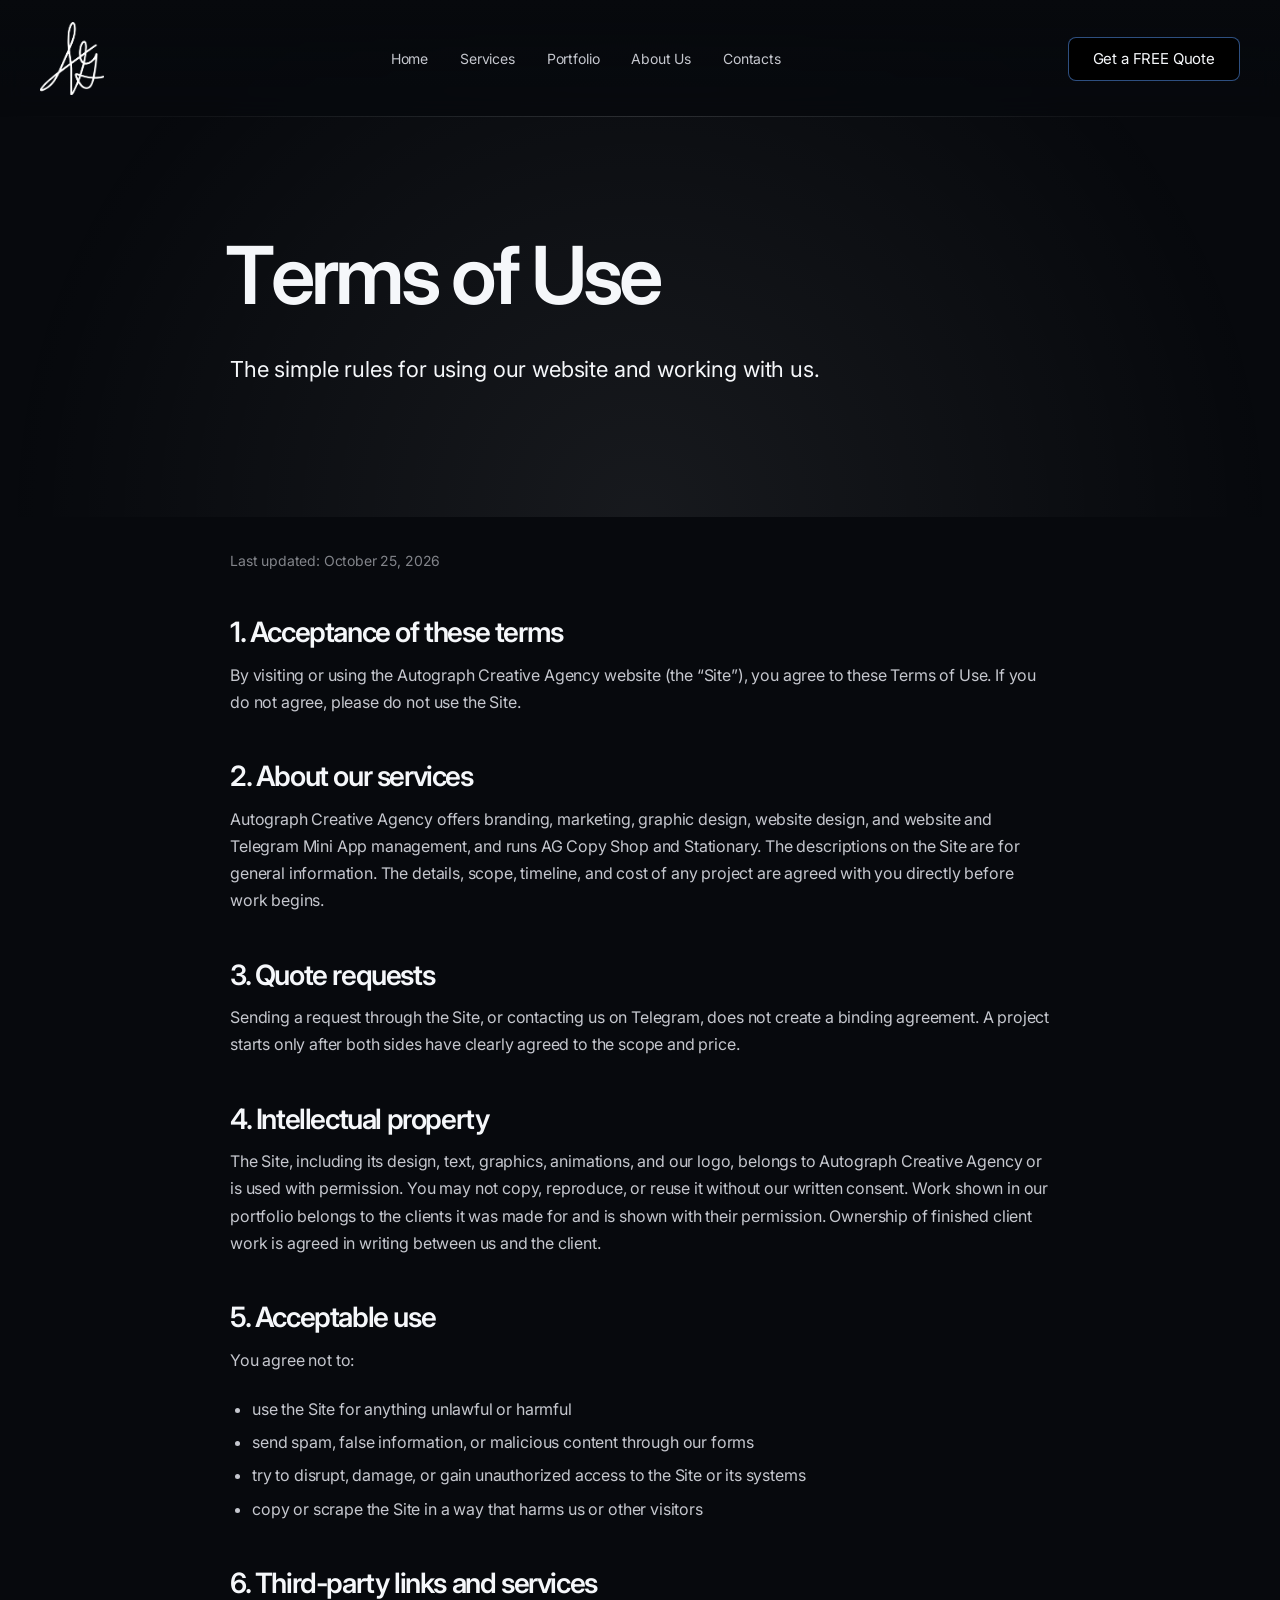
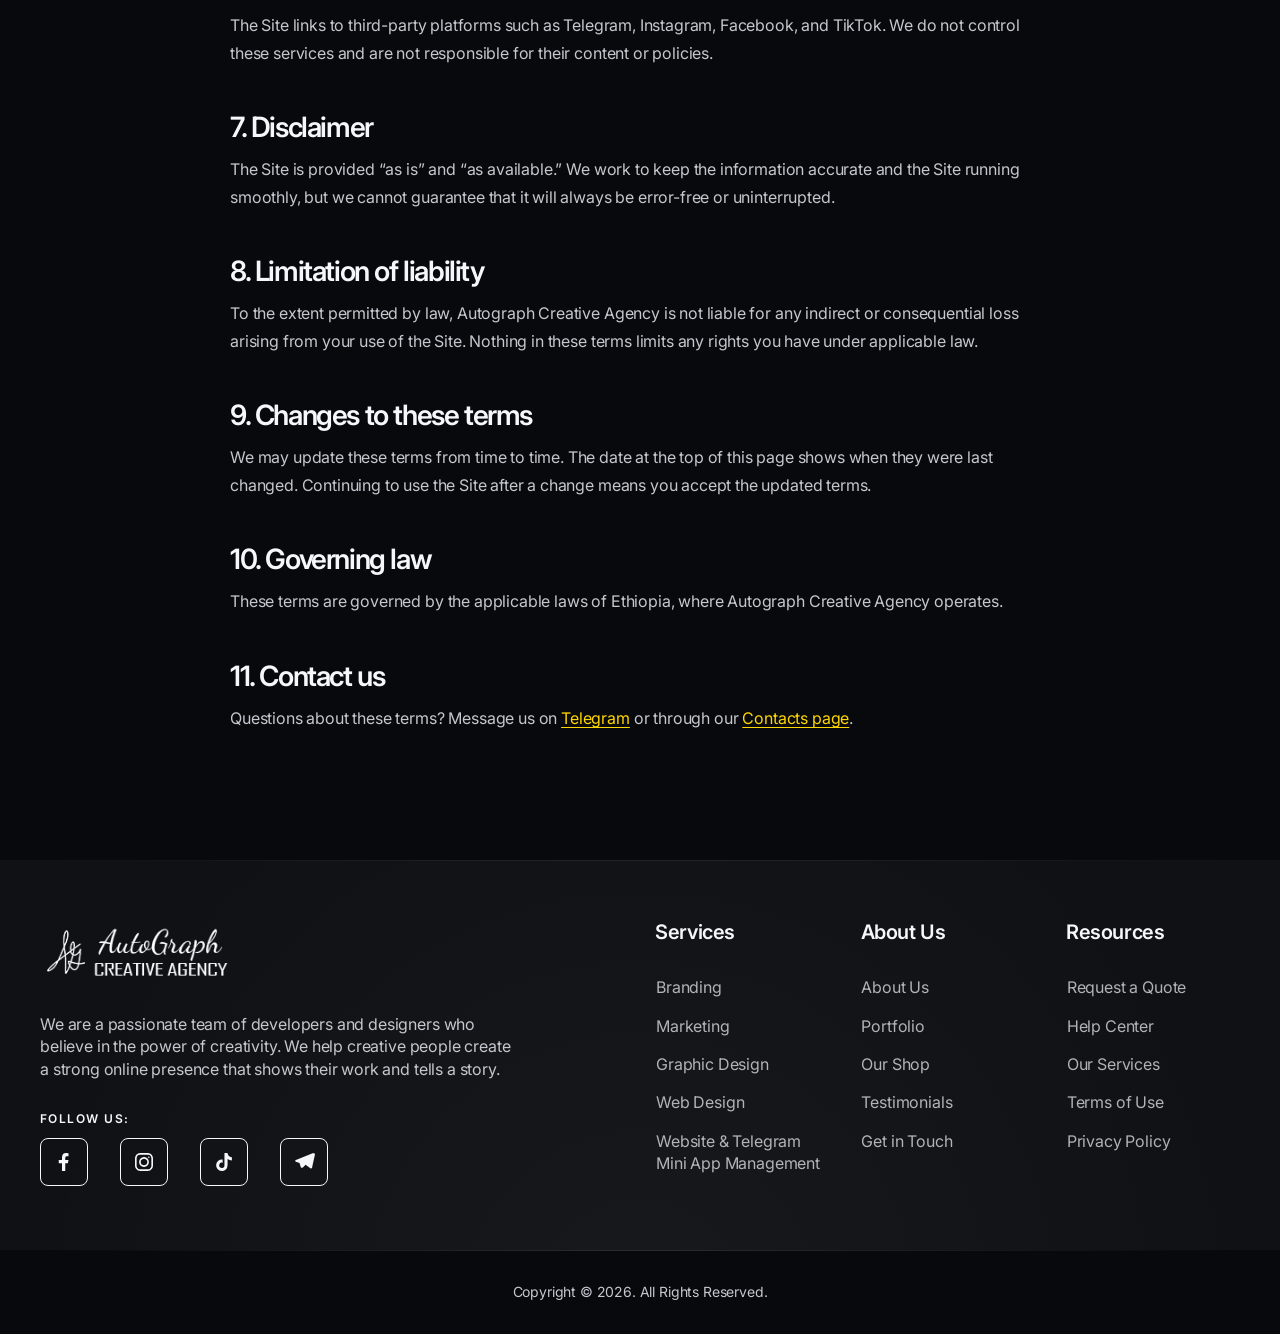
<file: terms.html>
<!DOCTYPE html>
<html lang="en">

<head>
    <meta charset="UTF-8">
    <meta name="viewport" content="width=device-width, initial-scale=1.0">

    <!-- Page Title -->
    <title>Terms of Use | Autograph Creative Agency</title>

    <!-- Google Fonts -->
    <link href="https://fonts.googleapis.com/css2?family=Inter:wght@400;600&amp;display=swap" rel="stylesheet">
    <!-- Main Stylesheet (config, libraries, grid, template styles, responsive) -->
    <link type="text/css" rel="stylesheet" href="css/style.css">

    <!-- Allow right-click / context menu -->
    <script>
        document.addEventListener('contextmenu', function (e) { e.stopImmediatePropagation(); }, true);
    </script>

    <!-- Social icons: always open the real social page (keeps the template's page-transition scripts from swallowing the click) -->
    <script>
        window.addEventListener('click', function (e) {
            var a = e.target.closest && e.target.closest('.bringer-socials-list a[href]');
            if (a) e.stopImmediatePropagation();
        }, true);
    </script>

    <!-- Favicon -->
    <link rel="apple-touch-icon" sizes="180x180" href="img/apple-touch-icon.png">
    <link rel="icon" type="image/png" sizes="32x32" href="img/favicon-32x32.png">
    <link rel="icon" type="image/png" sizes="16x16" href="img/favicon-16x16.png">
    <!-- Loading screen -->
    <style>
        #agPreloader {
            position: fixed;
            inset: 0;
            z-index: 999999;
            display: flex;
            flex-direction: column;
            align-items: center;
            justify-content: center;
            background: #07090D;
            opacity: 1;
            visibility: visible;
            transition: opacity 0.6s ease, visibility 0.6s ease;
            animation: agplFailsafe 0s linear 8s forwards;
        }
        #agPreloader.is-hidden { opacity: 0; visibility: hidden; pointer-events: none; }
        #agPreloader .agpl-logo { width: min(260px, 60vw); mix-blend-mode: lighten; }
        #agPreloader video { display: block; width: 100%; height: auto; aspect-ratio: 1 / 1; pointer-events: none; }
        #agPreloader .agpl-name {
            margin-top: 8px;
            font: 600 13px/1 Inter, 'Helvetica Neue', Arial, sans-serif;
            letter-spacing: 0.5em;
            text-indent: 0.5em;
            color: #F5F7FA;
            opacity: 0;
            animation: agplName 0.9s ease 1.4s forwards;
        }
        @keyframes agplName { to { opacity: 0.6; } }
        @media (max-width: 480px) { #agPreloader .agpl-name { font-size: 11px; letter-spacing: 0.32em; text-indent: 0.32em; } }
        @keyframes agplFailsafe { to { opacity: 0; visibility: hidden; pointer-events: none; } }
    </style>
    <noscript><style>#agPreloader { display: none; }</style></noscript>
</head>
<body>
    <!-- Loading screen: plays the AG signature animation while the page loads -->
    <div id="agPreloader" aria-hidden="true">
        <div class="agpl-logo"><video id="agPreloaderVideo" width="640" height="640" playsinline webkit-playsinline muted autoplay preload="auto"></video></div>
        <div class="agpl-name">AUTOGRAPH CREATIVE AGENCY</div>
    </div>
    <script>
        (function () {
            var pl = document.getElementById('agPreloader');
            if (!pl) return;

            // Set to true to show the loading screen only once per visit (first page), not on every page
            var ONLY_FIRST_PAGE_OF_VISIT = false;
            try {
                if (ONLY_FIRST_PAGE_OF_VISIT && sessionStorage.getItem('agPreloaderSeen')) { pl.parentNode.removeChild(pl); return; }
                sessionStorage.setItem('agPreloaderSeen', '1');
            } catch (e) {}

            var v = document.getElementById('agPreloaderVideo');
            var data = "[base64]/XN4B5+z0XWZ/[base64]/[base64]/She9N7eTo1gwVjAOBgNVHQ8BAf8EBAMCB4AwFQYDVR0lBA4wDAYKKwYBBAGD6F4CATAMBgNVHRMBAf8EAjAAMB8GA1UdIwQYMBaAFM5R4gSBTmRbI/jjxM+aPpzB11zCMAoGCCqGSM49BAMDA2cAMGQCMDFzHRSeAXrSy1WOzkbhPZ6Km2wGTmZ/[base64]/NDZEdRVGTggs2cQvDcCtB7u5h1XVCf00qE3tw5E7ag/VQy/[base64]//wAAADphdmNDAWQAH//[base64]/[base64]//[base64]//73gb8yy2Q/qslx+ed9LKzPPOQ8cl2JrrjQAAADAAADAAA/yP425VR62BLgAAAE7ADSBMQpAdnwrvf7QTmL4gAynl7mTpV8lUV6auCwTLaLtdGfUnCwnkJbHyv3rRoPj+YTrb1PkEkT8WWuYtvAM0cNrIyo/fRfrGO6MzbhGR36FbaBdzu4ITxt4YcvtQfwe2ZV600W+eIC6Hw7EwSFnQ7wGgkJSsuvux+5fZPilWyIvjIMpjp9m1J7Sk2tgFXMWcnxm2CzjBQCUAzJPbsDWV0vf9F/YUA4hpgf2PUn1m4ht1B/YyG628iPbCH2T79gu89cRJwNeGWknTD7t8/kzD8fQQ/iwJlI9N17UpZ3FhQMiGu9X7WdtoFlR6opQSIqn54N39nVxFHrOqhWMUZpqK6OK72MWHPFNcUzU+MhflPXoP1ub72Jdce0Z25RkHYJUSn48g8FzUQWMAmlIx7fkSdZN/EpQIg1Ioakkh3Y+zPHuJWgRdAwB5chHXBeykwjQvTUbyfanYuANssPMhtWZOUcvkDyZD3IZckFdz8VSytUuKaCbyff+JbRbwbySCPe3PmtdLUHOSTUXXkO7u6zCs1tL6WJwr3oYwXeJgnqzGyoEGL+e1/6Pt2WKNIavdhwDc6QzOp5uFx5iAJCsR/Mdq7+4ew4piLwAQjQADfQ6zq5g5mXGGFfyb5aH4xj1w5XxsRItSMMPuN/N8jrZTlkPgYYibEqpep1AmcoTm2Q63WIgoP2SD9FkinCkyx0EPdK92p3SNDexqJZWoBOBXFmukmdvJshqUijdfVGpeK0yEA5/1fuPogpO6pkIW3Or8XR/iqliSA5tFSR3zdXSB5Xlr8tWs3Gd9xpWZhFoSUC83g52WYTeJJ/3Z3WLnhgl5GgAAN7vyMWYD/WDhyXOii4rEcmqcwxgkEbW4OpVR/ngWGMk8No7+Bn3C5GAHRtU3I5FWhEYJmzKvk9TKctVzYChMTVX38hdBiSBspa6jodYxig6lfYFJ75DbmuIFtv4E45/Y1Els90WcRafiaA47/V6stOl39KkEUKJfV8RAAB27XRZvQQg/cY2srDZtIioE6kHfmhNItEfuTPzn55Ez1VSZ5KVJI1dhGViczt4MK7A17KWZaiFNVrpiXfsWtmrdc44FG4Ob5qhGT/O8okNlKdSK34aBf8gW5Wlc2Lm3S9JxwcrO7ShWIsaXlB0miOF7gxiLlK7tJD55WRLJJzRS0RwRKtPqqQClq1xogJzTUgxDE/y6m57JrMInwzdDobBQpvWjg5x/Lw+BdjASm1+glvvjBAJaRCFznf+3yFOZNA3BXGnOgyh3X/DGqr3R4rs3arxw1Wze+rQQ2AoenQjwFQzJHSNEffPZK7g9yoo0VeqkmgyHFAA4AADCUdCQ811z3vhCo0QepVhRGvWHSZfIHdhmvr3rmlzCm91I6whPAM/towtv4887eHyCq+lY5M533X1AWvA/TV5SpnkNDBkk5FmQsvdNIu6wHhuNuD7QCJXkNMMqVOhOiFaUVpCwRd5E3bqhxoKdKsbtec+nrkp1wiN0tTyxTFaehO9bvunRRY06v/EmpaOTDeQUOQb7AzyNnfVM0QuzWZl2zG6wtwtct4mbD+4M2NgkV5lyENLy719tLiPH1LBIuR6cWRETeKfgya5V1VaQc/rTuuyumPGtHCXlPttLegGq0ijhMPI2YWGS1/4Xuu28X1KXzUq5PSfDaBACOyxtndpljlpCtjyaxP0Y6PrTLBqtop9GIoudIWqLDhFAQsiwPdJKrsNb1w07rpGuo9FXamjuNfMgWDlNQx5R/FHzJFXieVzQtzmn+PoAAAAwO6MXl9Db7wHOBkOb2DjRq/eV+DwK/dqgEXbuVgLUtJi/Pl2Q0EMS4cLvAz9hPzfBZaknNFAtz/[base64]/Y3CSTy84SCdFVmBAD9qN34dBpdRgFHvfNTgJfaGpUmZb2ukUkf7RbxhOWELqnYqWqcY1xYvhvHnNiNJO302htQVuH9+usrmvE+FgGqoqvAAAGWlOtM9U0wPVzS33Sb9X/XTpvCmtJq6hIdm9O8vtPR/E9FAQ6oJVb6dVBo06Dh5RijZU4Zr+cUMtxZmZQccM0grPARlgNnlUOQWgedRpZTThltNawEVpBTLc9sO4hM56zU4wVzVoWzk0hbN3/pN2mTPBrbB/wAULoF8LEVZAzL2atPiA03Gd9BRTUJUl9pzyhm8TqlQV6KW7qOs8XnIpp74fsMi+ye+0D9BRO7k5xw+//0n4G5Kyn1oVEYDcG5PghUbt7EJcOyXX54QKvtXJRBI6kAKzaWIRLGvRAADW5Kxktn4v+U38OqzNK2w36rTUAIp4EwXRuQYC+/ClfNsdXPFsNHvfeN5AKdRfW1ygtzhONoJzW5rCs6U2jWGkLQIBeVvMuATZ4umNaq2JRUyBeq/Bx4SALWAiYU3CDTp6l4bIcZBJ/m+3YbB88BF5JYiYjgAo/7pqgBXDTFK3m3EehM+/sj2JAnj1DuIc6+EgBZoEyIqWXLJHHJhcPmNElmYOKbNjDT64c1hdbiXO+z1ubC5k+lohVz2eIgueR56LtEwj56nr5Qg4qmXbDEATow15H+gz8q78qO1F59GpQkCocDWzyfznaYIQkBHM4XOsUMAC+BSGwgerEULRdOmRGYkvXd/8loFVXzNMfTFmHBK11uPknv6vBjhDcvOkHyLlMyrmWkhDi/c6xQwgB9MuLmN2HYVOhodXFEsc+z2hybYm2E5HwNPMoFGo5fTsnC1ilg5oBEEZFYIck9ck9pNP0HTG8lEr575Mi+I4kJYO6mwxxLLsA1U5U1uSMmx8jRTXs/NjejOEnz0MwyB67tXCx3RuaZSIik2JMBdsCFud8zpoeYEbhDR4uY6NoSe46xbCYCBUJ/Xg4MHLtQwlZ+bQx/oSpUfmS5Fn3lVRQikhuIo3ohhaUxjJYDXOwKiNfs+EWJyGEyp9PHoHxIcXLw3BHulLFyeqEsYhVO/3GehIM/5GJL/Atmz6O0fMCIgmr5zpOgykr6TVbpPXiyP9wDVCFDGlE7MyJC4o+bfXGpueGKLpucleepJpH4iAOCb7URKANWZA2OQzVIHWAzWfQi+SckKEc98dYqCqXDDnTNj92Q/8eZI2wZX51q5LJG2LtwFuXWp4BanXWW1JHcH36BftQWNX6KjRnJ7V9L+jgzFQmqg7gndLrCGPisg2BFpt6mNLsLFxFHZ3G/cBOfw4zuWbgu2/QV6BVbXYu9cnt4VS13jMFLh3lowx9pktICpgJVsk0/[base64]/GlTYXo2aZw7Di3gw0vEBKsr/KWB5ortKrUROSz2xy+E81zfNCW7MtH7023HNG9H68eljyQ433JIX2BZmV670VAzzRvp/MHkHMCnMNDTYxzCC+yuTi3B741qghb1pIqinz3UPzLY5pTA0evhnZML0HPHnfwoq8n+Olw4LMd+6bxGs9eAO4R/ROt+b103j8Brql1TNCEFFtCj83iwjwuLz9RMI7ywpa9xxIlzSHiqI7ZmzPXV0Zf4w75XXD+BJKK2jqJkKZQDi/z4GHOjJCR1FiQKsIs+ug3aiwoBS/8UTPJQEOh931bzD7jXrBg/u6Fj6bo/eXd1X4ahlDJBhnUdReJw7pAEFW11VN5omh5eCLiv1XIvh3Xf/xahivU1XFBiQYZQfQBnZBio46Y0UIMHeBEUSnpe8GsHC7ru3dgRfViWFqppx09mttVSp+4Sb0dv24JCwYiI2uTLWp4+a1RllRUMjLoYxsvq9KDE25lbnhMi2CtEqdn8ATRAOb7ABmzyucVzWqFNn3z11vXDG180CHfpq5MNwdgkJMWiNFvtE4+7Q/mMTcxUS0xlNj0mXCl2f2ybjiwvmEd5ryXJNUb2YxnyhtSMRAGAKN2f9dlLLKctiry4KUiG00SP9Kf3TPkU0VlwMVjKrVbBiVqP9PwPTFgCpzjyf+4gjzZSBdfL3Yq9palzacU3r28daBfmL+UFLlCusyInpH6fmRaJiYLDX6Mp/nZyS90iDiYX7CgZLqImqYzOwgEM/rBVSFi9kmPbD94x90KeBQc9ZWbku4N6uHYKrs63HlKCXTR3I+6+wscCKmnk1atw+BSdaGbNqJ0+jb89v0uaYqZ0DJZqpD4Vc6nwATpR4hKoLPnexzKLzTt0mL4PhGSRcMeYr72iCAkuLAVWOZNRGiZiJ4BUe4VZTUztGNFsBXIckNC0/yZn2a7yfgM9vQF+30d+Av/HBDj7FlG2a9ToeFye+SFGLUX8c3m5pHM+hv+o1xjypGYxeDGtfmDRe4ItZLP2nDUgpVtn+YP4AAwBV5vogZfMkvUVlYqiZVs3kLmFvdUsMVBG6KUnfWK63nNT7t2paajX12oeIsNX27sa+X5+7NpIMS/2E89K5pg6l06GZEW1LzqZ9vXvUDd3Rb/DEUekgAO3HOCeNiVyf4duRwTPwa5yzvQeccM54LvGap+lJcZWShKaWoCdf/pkJMhLwqpUV+e5/Zy8CPh1KgWbY1Ooczwom4Xzdbwd2ox2RoczZdEuHw9Glz4hZX/qaWaY+/uolH1zzeCC5dOMC1FSczXV5coGhYeWPjg69tN4DZkgAd65L0iClECUBGHc1iFHIHofJyXsJcMYX5ggSilOjBm4wPIGZl8sNrT9G5+lHHq0YBeoBfJr8BSRn/lcuDk8MhtayY6/xoilfIAej0/ld8nydK3hbZAUg4XPjOC5cwFOM0P5WlsLVbXww/ghap68OY4nf10ZXDnzohU1aIEGqre9MLPZ3orQ0gsr/T0H9mpuX/VsPQ46k5HlDfQZkJlPRNS5z04SbH+t0ROT7FITcP3xWLO+Rq0aavhiQ4Rbc62BCHtuwSBvuC3ojxmmiuRZTGLWknuPJ4e9RAFsbvZf6KKu4Ciagx8aHXZeJkIfA2dzDrLRGvkKIxMD2hzk7qYzG7n50i//WzUcW+xh/HVpkDYjyl3BtKOL8UaOAw759+Pu8AC6XKu1YUQU/8jaU+P4JwFFSeGktzzV2soe+Jb7os0YN1hEr2eQGtrgr/szBHTc1BTvcuGspMSTgX417huCQpgAAf3LcPNpIJxEQpVHzgzQzsdoGppGaVTe60UyuRBlry0+hfiNwNHAkCodTUG14CJeMzfHXvHSiJhAphiQVWeAJ7RTOobMcmPRUTxXqICu/ZiI7AK6AO0buY4jAZpE6JnnsiaiD8XpVlaoC7/lu8tCTZDCDcQNT6j1H+eLoEu6yUhERKiXxiy8bi89qldS3NZvfJdO2nlqJqrNE6YlghyrwHDMl5RiNVqdMQ9JQ/ynAx4Odf5klcDQIWQAl+Wson2dORsrNeQCUeMkZHjPH41eebQOEWs9ucUyOHf0VOV8yztksce9WgRewKcWhSgvXVF+pFA1EavkEmuy1Grh/[base64]/pPDf1BlPqCDuT0gMMltapQ7NUkBmKeLHPOay89JE1UIq6QEwxKXZ8j7rk8Q9c6SEjx9a0614sVDfjAPI/CgSYjkzMYObXZdbNGghnXGjKqHIeGPeJE0pNDtR5Uk0kDf75LZ9xQaKxGuI0qgABUC36ydzEKKi4maDE58fkQcm4+ZZObucCUq4A1c58CsZ4cx6UZp/7cT7IFSC/fD2n8WQMzCyoK3TaF/8RiLNgLvezjGt+Wa89tG9vgUOghv5jE1LSS4gjPwSpWx+AU9C7D/CtkdY3qT5Gtvx3xkCaGOUwxFbAUKumAhz0fN68WuKWfFbEokJsumJg8jkC9VPRgRy4FXOzzKGYcyJHXPAnoeY1AjNEk6njYhm3EScMMV+NvPajLPe513/ymbJXzImfCrUsmihglGNj0VRynsxHDEOg5ZSaYmWuw1Ye565oCgEbktN0/gUyemUheB+2dop1yJXniBkEcHIJfjn1Z6Z551wt/rCpwS8ukD1ofPY+HZsDGQw1hxVNTjrsUCpWR3h0su1Obf2YITzgqj0gENrqjvJ5iBM6ORgymUJ4q1ra1OpypRAZftlSOqSunXP23ANYMCH9oZyPSPnxgZqnTWf0Qul4WlCaqh1lIesk0jMdoDm8VngcitVznWsq2p45qwe/wSPp/35DatwRoWy6wL1sK4VVRPAGuwusBKuWad+MSZJItuIsWs5D0gZYnOiTn6ULoQxd8BQ0/qfp+6qkX5f8QE9USdi2dM1XU0xc44wl+UKXdyfG0o9fBNCzzd16Y+Z0NiNrpKmFZGKHabPyPDg8Da5StdVF7pG55YBtgCIGq+T7cfWxoFBzgwihlAzwEMgDyek4cRJEpYJvgBbuXDXR1R73zq70LQMPLjY4vZnbuSJSknYJZb9SWuI4M/gzv6VGeV+tkj6CJGL51HJ77ZoM29LS9oluuzuWHm2XPZPQpz0bVl9UyhxP6is+Lc723a3qAw3oHAJf4yg/+fKFebCmp0igZa/XLYeChFVaECldAef8B1zgiUuvFwWJNGZepKWq4R/B2wHcRoDuwktkbTA3BPOwb6QdIcd2FD8EY1eAt6c1ae21hpwjupQm6zUjyfl/kbekw2QGpO7kWQ3XXdxp0y2xGVt7xwAEG3CMdauVGa9law7wf8tVFiGaII2i4tegMen89XALHnP0sbNX34z3nyp1RkJeI1iKSAa1VT34JvGRQnwWcZQS0Gqb1+rKwx/T5eVG+hIPoa03N1PicbHolTia93Je87Glx4eVzHNlXhd3ShSsAZat/5weFjozdE+/XYFREpkS8r8N6tOGQqKLWhvNfsZhxZDhOCqbwS+MrPP6K9KTieLPY4ccRY9IcZsLoV6HifeNZzg5C7wBtemLVt8kTArC0I1e3wl2GAX3GCrbKswMxoNfKx056FDiy32QQK/5jkiWkSzfgLXQAXhvXt38Ch0+N34+V7ZDmzBb/PHCCt1OLPgYQnc1DmXigv0fv3zh60bSKyZfBJ8f7yYQEnBNgeLo+Zm0eqTwWfa8tr+FC7qQZ5s+tLSRuJuOEmgo4NJtecS1jmcNYrkI2qy4QRfySjSysUOjbXu3aE/zy7XJ/Wp/Cte436ynHChSxjtbG6y9/[base64]/emDrl/Xy4yaNUdP/6Un1rPeuGi0h43eF4P5lAqpsFVKUXdZkncgBYAtJ31ADi/gQAAFYlhkhyTrOAHJe684TROAVqWiEW/fP167ZiYRglv5lIXy4tLz49FzkC3OO8lL3Pc9EvcbIQIX6BECFOASUEcoHsVk+1bSA7jhw3955q/R2rnIiyHdX+c+dYCjh5EnWlQ0lAmPHHOrm8RJz97v2XEQIC8f4k8evcJmw604ejLTXHAbuNA4NuOWIrZ1WMG/rX2VchYCXeYSe2//2JPs3TdinHF5Sy1DtotcgvDVJbooCmre1c+0WfTEk93BC5bChzoMlBe7Q/u+3VisgwPCdzOrUPNZTsP1ja6ti17HfAY1ZnpB7jYSitZknRid5sq6gq1QAGxraV0gC1ifYHk6kdUwO+ST5jYIEauCvxYjJLJSX4/A8Nm+8jjdVinJfy48cbebQc353ZRRHHKeQs8pyQth2UN0LkQPMlRJwTO3FvY4Mi/U2ltsyRysmD7QIZZM/BEBu/s3JOx88Qvft7Llu4nrgZCzRhJJwU6QSvsnz60ycueaixB503dxwc/R+eOg4hKkrEZ3jeZ4qRgVIP/mzhavCSqKAh3AReIFrqfuAexnIfLBtvFQwcKd9YPRWxOOgtBoVNXjX2cyN/FY/JDlSxCGaDX+xiVY/7ak+1xMYXcX4wkJ9O8rHEjBFbDKGdvYw8P1qAZ+JBvdHShmmPbk8ThIO8T7tzIQcah+Ot5q25jRd/xUzLhPtNxDG9baEuXOy8f4soQWlJDZWVpQHXA3HIlqQM9DELGgDIbu2yhJrzmQkDtviA3zANfzRQEirAAAG+Dsgw0/ZG2B0QPsm+VVkUuhztmheHvMytk1RtOHXKP1YZzaevY5B1uaKGJntsjPq0VveHTfcMgpAxgEQAAAMAAJ99p1IJM0Fx5O0byZ52AAZoAAADAAADAAADAJ+BAAADO0GaJGxDP/6plgABQvhW14eoc22CRLJvNVKpXMjXGoABQQIzQCaIL+fUrDEPbMsDkSyj/KAA9SyvDkiKCyDf2Zf4FNZ+f0SGMbFq77upFKdjXV0U/cwZRRPPg2M0wQpWPGRF8apYBaA1g0Uc0rKuix2nKvuUIKpgPufsqNUD79y59pGZxtq5020HeVkgHwCTqKrsXkLmLhcv94k+Kvu4wM4Y1Fi2TcP+RgDu6+xrPsmNcmnPN7IG4snbLZ037tR96yWN251aJaD0GfJKUpKY6+lBMY/mVQzg9cTG8JfnHqDdlHjmpcPwdn9BUdUdeRy6mQLgLEIp8JIWD7BDxw2+oN72bum7Uf8E/jq2snl70VHYA1/ao/d1Zj1e/uo9kqCzShP5KFJYHMgmPfQF/VgPASORpyTD2zhaN1Odv7sTH1jYeXe9QW1jPmklKyZid29Uzxq2X2jJ5Jx7CugSCThAry5kxSIDXiB2UHzwNKF9arsACiF726Jcwx7U+IWo916zZQhK/MLcoA2onu52dka8xhGNXpw6V1yzDvq4Uhl/jNtgiYVTGV/Vj3fmN2o6MTHIEs8dXrus7H8Yw7dctsChrSGc6w21MEUDWCu8E7AmFZA7kOLzpwVDfin0cWVQQ7o7kqtZ2+DNR/p/lKpJVWXpx/X7AZnXK7fj2NLm/94TIiNG8RVer13wY4sWhOFtFouh25qb6YWpNYULqbuaJIedexYYrmdC8kZNWAvPDGKTSPfhqkBmpN+BzRQGdyRdRMVU2igR5JsPvDfY+uGXaakta7SjA9E2OX8k6hpEdqHkSB9U7TYBGb0GVACjo4AW7vz9/u536ZYrikDbVXjjUUk23V4fu/j8Vy7SSoLZQgl+NXcJ4eFcI0zgAoOyrk+D+2uITSXnWrQR11vX8hsGWHWBMBB+k3uVKJNo37dRjr8slkC3VWDVzOdvezUWkbpgmqw8+6CQlA9hTteRIykHYZGuTxcBP1PyR0/zAEhAoamByM3SoJn8g9rETkI9W4ZKCrMN3a25TyBdVUegbEhPhVPk2thF+Qti6ZLGTPtbW4UekbEVF1cLmOgQbJYXKS2ySrAojj9FU7lFx53LohSgAAACgkGeQjiFfwAA4km9IIgvWeAAiDO4+F8WtjUH4GiQS8/3icHx3cnilRunZCF1J0bc4IDPVs+3tsgSLamMmwYNygAixMkUUMmR/Zb8NUJltnSPoTicByFO+R6WaRn3StIhqsnJSW+A1J4x6GBN9zc5umeiXtBbO57pz/2cZc6dZ3NxvKlFEc32X1bn3RBOu24+YYYI1vtncBBrXY0/x280l8j41Ca9A3YSAZ2D4t1F2jR92rrM8iX/4pjBVg5gS7ICqk1v5hjQeMYry1xv/8zssddyTqAFnV141By3XNrLhYSjciRF/8ZC2WG19We/OrFyJ3KSsybGvcDTeK7ifL4OVwuCwqE73Qngu0+D6jEVbg41FrVJds5KGce7Qwdl5CgHS+PqpsvO5wjgr2ejzaELHBwDrb0jzkVgMTkLnTVDS6b9E4eL3wcM4Gr28ehr90zuPEtS9UkjFGe1sOHLDa9r9GHpveSlNEnhGIHFPg6f8P5v5TTRV6r/2Ix3dhuzQ2BfOjWokbFNuqRHI59MgLRV3EoIkTytaVCMZIVGW5Pqa/TbZqPTLlhpheWqVRIgXDogAouMnkDjKvE4QjL+L/ShsvggAVmoEBhBQpMEdF5l0QuOhiWJUq+BtwtXLbp6bjZ61ksEOIWfmyHFCdVAdPX6RkeIZkuLcloa2dFlK3d/zjYLoxBzIZ3Fpah4lt8/UZ+dOTlKv9EIAoTA38jgMwmoz9T+zEodVxlKmiFrnCX3wOe9qHrsUHSWe3/IgS906Fu9bEdyE0JS87PphnASc/h7xRNsB37Z1J28UudC713osPllddv96Afdwm3AHkh/LWnB2nnMSa/q6X7aKiQB6K/3TlwI2QAAAI4BnmF0Qn8AAvyU3R79ibu5LIL/ZXTbOeBdUdwSHUHmxZV1MBB6koggMnP5RKdj7wIadtqpVPF/GsGPBLrqReX+mLQT6bHYR/bI5mSdvqeYWumTERdUCWecwgi+4Yn8X0HIBv8DvtFZU4NbEsllWCWNgOylpkREGAl/qXWSZ55nuRX0gFS6n29hGg5DgKCAAAAAbgGeY2pCfwAC+/GJOTy8zoCLv3qVsrRGeCBKeuexAyTBUSNaSIDQKItFhLMZD9FczYNLr/cKYS27t0OjngWUG902PFkFWHQRJ/o63sTXGJrG+fgtFyXohzFKA8BLDLLT9yIoC1VRUpiJzeZ9+2OnAAADMkGaZUmoQWiZTAhn//6plgAAAwAUv4V1APy8Bj7QnpBCwmWbio1XXnGmN4Taf9yZ8Tur2u6cxFUa7q7Ey2NKPH9+PNZC3xSu7qgcm85EeVBRd+5HjCh/+/ZuySN/XHhRz/+u7hcuHm7eJ5aAgqVTGDHZWYRiuG1AkB9ejPKkLN6rSBlluiHIuLmeZtCBkSJMi15jY3Ut0MGYNg1/4PkgXJ59dyA2/6SbCeffUX5XDW/YgDDVucJJ9GeupLite0fSgER7Z9WtAW8UIP2CLY8y8Byy6mft1NjyGPJkSgokGMy3QEbDBoG+AORoNzT0qCJ6HDSglQXgYwIsVzj46gvLzZhzhQlaZqD55MqvlvvGIRmhOnJYS/J+Nelmk602oZxCE32YHW+4MpV5PBTvvFW0mGtQEs3yZAqg4Ksse7vLcQnZSpH/MlEC5QRCBMdiaYwx5tpBAMCRiKy8PNYBLRPU7cKh6yRojh7N4AQHHRxqNiDD6tOj2pF+WlxhWClz9rq2k+NviYuSqG31GfFQ1srZlkY5ELY68q2q28uoincEKtIFZUuwJHwlrATfBAnOv1RMcOj4iUKbcX+90dgOtMLEM5QuL33eUUYFX2bBc8Fnv/R6C+bZiJno/YGfBd+FcefZIDh6fpKsFyLa0Mv7lqtDGsDq1zNkO2Fj6uRN42kLSVpKSKQwPWnKsQ/hnaxivb04n8+Wf7kPUy3X/na8DQ803OAGhFk7WIT+wvkLYhd+t9rfkMrjPbK93+mV0qOW97VTDsquFWvjCrrzss0kuON5d6XcFgL3plLtuwXx1bQfJTFdO7rtXYHSZ+MrkDKIrO63NA+wmKC3eWg0VQ/ADbyWfWnUrGugXllqSUGUsXqt2n4I94X/h4zk71MnEXYJ+3dASzou6vmCAfCM899Xf+He0pvvYvkksxa1GoKyPFh6urdPN/4vm6HMSwmhOpDEoZ6yeop4QAaLo8TWLXVFvS95Ojg7big0pz7JhNozMcJMg60X2G7qrHwlmqukZVmkDbCuSXdPu5HJtLtj56Cc8Ni+BboyHOvxg4sHbBCsSpJlZ7HV72dUYKhbyRd+eoTcBSa+hjixAAACJ0GahjwhS0TKYBDP/qmWAAADABEEB3wANEZJQ2K4vjCE12Rbl9TZrQP5cWSTnkaUpJ7TLX0YYl5URAxVx8OTgOm+A4vAtiI6cW+HBr7mUXpQHTshtX7wAbOwwRDHiAkwFC/HcX4CUhHI04OQxMI9jj7opKZXMZHeUMI0X8dHrHdkgta7nOc/TmAr+GvZVY5M2tswZ1ySglw63CsibL5/nGQEJyMY+5GZMHYJrQre/5RFD6HRSdl4XLZaEwqAgW7/bIRuiCVbHXshZZQ8f8mxqC0G1Ukc0/mR+kx8PDUnSCZN0hCzcdypr7SWQKY3t5oYLvRZXulsZ6e+Q6a6OVLFwRGIyPjSWUZ2uWKcdXNqzso9JjMpxRnXUJXnuDtf8M6pczAtLz3bj+r8YSjTd9QvWdR3bmXMd1sJrn7zplzFFTkTpp67gZtOagbBBk/u9QMFj/iHOm2gFF8DdTPx/povfYJuBKQrFd2Kyi5wdhD7Cc4nuBSrSvVAoYS17j4HBRE/giMBp/pNhaayNREtuIOOPiKF3dz8QHBUdrSAXiiXzJ6is/seJEBYXYGTdgPJ2ky397EADfN/iPLFzHJye1471RVoIopxBJ3+duUzHJZx8VK/V3nHH2k3LfdoJRHg0jOAhwVxpOygN3baOLViTsqdFZ+vROITPjndk5aOCQlF9/Yziw6Zis3KmGXClzt27ALdI2/tldnGJzkO6N8V3AMi5Bl69ZROuNhBAAAB0EGap03hDpaJlMAIZ//+qZYAAAMAEYPmqAfB2tysqUI3E1HnYf6ZVeJic95J3354MRR9ZZ9PDqxQsUdcmCDfz6b2uecjKgt11zi3bwwBToN0g1DldBdIgb82VXyzil9mFq2G7GwgR9I1a8cW1JEo8K2zhcQoA87ToMpHN/Y0h3/+E4oKGPE3fb2VP6xZ1TXufxt9pCq7LRe/cbpRCNBMcMX09FarfxR4/f8gAdkq0vBT6HkXbROPRo33Dy4T5G65NTju6KGdtSwx0JzJDuDFJHisnjZpuSGC32nAvDG3c2OlylFUtGtgnLrWKckfBioLFCI5yRgd6ElM+y5YzP4dFvnl1PK8rCArvRpat37G+BVtst9zefV5bVD5BU3tA4T/93+aYEcGcBwbj5bmP4WKZD7VSXgDTT3nzUTaugzr/12AdX/WuFRHBcvXST6aBDR0FvMJScDoVqNIaX/SH2ZGloISn47XCiC9STSLYK80up0dvAj3mGM+G1EbOaJmZDHj5LkYGUJIfyfllq4SWBwA3Z3y1fI16YrMGOgsLl25RyCYcO5iPWC5YwnyJgXuC861meTZ9rT0nSEaDyAmXv+RiAFKkHA71aVYAXR8SRtOtwELAAABdkGayE3hD6UmUwAhv/6qVQAAAwABnqcEUAWAK4tg8ItxrNzZQlqePpVzx4YSfzobYNzUqDG4i9nI263JTIKFim12vS5/Nb/7ZMJLxJhMKuJK4PfVJgHzKPA7Pnnmz4olbI5zmPSRPxnyU2YbzLVH5nbTlSOpXQwr8gESGllV6EPZRDPWeNQQNHCSoYBNp0DedanT2bWCnLRETJpI08FvfgDYVvdAM7Pvp3i8pp1HsyhoRhuNP9YhTMOuopkPOAmN44LdJFC6/zlfAcHe7Mr4R0QmKt3V5UVUhhi+S5QYHUhGOQH0uyG1ZPHss/Jtlk4JYbTmaeCqGsAIbDVr06v9xJQ3dKiYWZQYlQ6eQPo9P6l/PZl6aWJoPcnTna75Y62eg2uo7Z/x++H7kh1WmIP4N5S4ZYt0AG32/274ORxl6HzC5q5w4fiLqOApG0CHRfnJYu4BRV4Drv37F542iyx9tM/thKQHRfkCyVKE63ydWXfg7UAZOOq1AAAF80Ga7E3hD/JlMAIZ//6plgAAAwARg+aoB6KltgeDdJ1U/Rq5AtCxBkAN4yI8fW77YLK7lWYC4kg9KSPnnHXWXrOtelzu+pLkKIeqJxYNXbAM8IZlxz/zNxIqNWX0FA/UMCdNB/hPo93MlzdgomLfj5g/p8NsWpKbI3DCGkZTKu2v+GY0S25vYje3qZppLiaorx3yWAusm917vX93pmjgLoz5lSrI9okzCxO2DblOrpiqkMovHEgoGajD/[base64]/bIZUPmm/1hKK4KM1FH5h0UqCMo+Dp2XLQM5BaOsowMlMpJ0BW8maVrqH0m0C+2SlmgOQqMIktWJ3Z+TnTgCD5E3VdpRmUWC1wunoun0kF5kuNiGcOoaIm5Owayk1TEKH92VVZoGJrg16/MGqEh2NotMXn7yK1qG16p9ovmPofiiYGyz8GuxkVTykalztXzexJgHYfJxie/qFtk47lViPBbSIVm/GIwmFCjcblZcnk8BhbP/uG+0QyoWgLEjz6ZWyKHP1Sk9+/ZG0golyWrrC9df2foaQFhZjrKWfAt6OOqF/aYrGucVepHhjKzEP7GJ6K7I+smH/[base64]/Ckiyi6zWmhvAuQKh6pIY489tZFiR96PjturPfxYV/RCD6J2+v8puVkBuUDStWkjexA5dPof/Yw7P/creKUJOSqKAKR71PTOc4L7uLFGNXqbp6xazjpKkfDa+1pdGleIodakIWSiz6rWZ5NkPXmu5NJGuHDDHg1prxfIqfbwT6fljxzfV51JzMeBVjuLX6/MrWWlGINhLBLMNsyyFGif8/88hSUP8HGvYDIZvF0jJpPkvnIhP9lOj1orROQHrSL4qHSZTrNNetk8vfMPZgZKIW3SdrC6XQMHnqWYdRvZK6/w8P5kSP5YTRM+Bj9hdX7UQXXEGfhm37IccLzfr5VoUarhTl3kBrlbLhZiNZzWlhSlD4WdTy1Rie6w+PZdJhjL8NngaymsEwL8IX09etiDdNbPkMjgFOzNgVeNm98tPA/wunsfUgohgiFfOTZSSqBJRHXdWrQU4V6L9XdtuT068Q8PFKKC/jahZDXgxK8IRI1k24VqcY8vErjPhKd0Knr8ygZ+9spab7tQ+PxuqU7R+Yxby4jpcR17T6Dsx+k7/agS989HH6F+vKYJvKxmwqUm0FG+Sd9bJjk4c+GnfYLjqQa9v0B9SRznxrw5Tn+PxpnsMXE1kOTFRfgygyK6rWoLoMLodwGV8u5YA3GJ5UOWXzBXaPpgpdbBWMdW757UnMtiJtqkIC8RoRE4+ILWi34yYUTsT9DCON+WbyA9hbeDsggiDeD/kZg7Fe8oj5NoLE2ZD4XQBbBvMhst+LEw67E5LRHUP8C3F1xwVVJnfzrKD/EHsfssvdGTzu88FvOFwRg+j9Wn1Qk0nh7OEONuNvkvN4i9HYDYWcRtItSWHSgqTgiVECzi9uoXNtiLQaFRZOfZMdfK2SfTNQ5ZzTusETnCxmlofx+ubfZmas4vqeNYtJ0LG5LzVIweD4gLadAf7XmWTw/KhoCvmiuauW+f9XViVeUadt3zN1j3UCUnqAAAAAW0GfCmSUVEwr/wAAAwAAGcLr2mPgvPGkfyvyoHradQ4mkP6i6lvU6ODKpaYP3LeoCR/30NUADQlAHpXwTRaXUjH1ZGZHC+VV5mw0WqLqp6plRYCVReO1okDGAwcAAABPAZ8paRCfAAADAAC6NCLccZcgpq9b34meckNX3AwoNc/lNAHjGNAAvmqon6EGcsSHduwirjgV+JdMGLO98A/SLVwESpG6lSQO3qJmZvxnwAAAADkBnytuQn8AAAMAAB8SwYYzub7bSFOuCE5HJ6PvA+2UggAdkbJoy+usgUlN8WTDkO2FhBLvF6aAM+AAAAI4QZsuNQgtZMpgKJhv//6qVQAAAwB3hZjsXs4mggAIyuF6XDhC4We/rViEqDpxaxOwQP/4mY8vhqTpOcvsiBQeDTmHcSLk2e/ZmGhaEgo3PoNnQV/sEFbZu3xfJ/41HDM7iwKjes+kogq8ypWJF9dxuZMNrEUI0GF/k+z0TSMwU6+Rm1DCfOUYcmwC4Q+U8AhDTC6y/t+XZlqd6PbhNYm1QVvZHVaEXoNT/GotDqEZAWeWKU14bWwY1yZBGPpbMNQDEF0i5jQ94LIxMf/DwBCo/x12OZ0iyKtPOAiv1Of8BMNg7/+qdcvhw5j7xJPdcEW8mcNGrxNNtso8k7D6pEg/Knn4DlWi0od5jlc48Lt94i745yvedK22Zs3PxSrL4OgSZy2uI2rgeNaV32C510tbifsXCvItNFzumOBamqI7hFsVjMCPPQo0YkHDGLZ8eYpJD2gntI7+wfRlEi7PjqYWBV624NeTyMaENNnfrg8b/RQIBRjrd85xE+wAfoDfj5t0ulkunCfB+Clp6BzrQMLfO1LY07FOjJ+oxBxWeC0IQ3xROJeC2Ujahhsr7ilvApi6pDTCS4p/AUhyMq2YKP1vKUzCiEe1QYSmPsZrk9iM5fD3N9aI3mH7z2n9VbBKB8HQjQYKMXQjvssu+mmHkvcchfOYuHLRx0qvIRdsPJLnDVcBd4WjJEwQyXDmnY91oK7rW/XMwMQIxCsEt9rvLbTfdHxQ+TmOgy81iBMWYEmppl6/fB3dQAAQ8QAAAD8Bn01uQn8AAAR24p3Z1fe9WwwoRA/8jEUtvTDZtXTANE0iWiFftCyPejN7u59WgvJMeq2o2B4f4//iUUX8BF0AAAJJQZtQPCFLRMpgKJhv//6qVQAAUswhD0Hm8+hUERNQAjJ7bWiyE9SH+G4xefDk7hbR79y55k6kGbTRdzK93xd3Wh8fW54z8QHWgDxNfX0oAQRmjUUpsoP2AcvhCX5UnUL+rUqxI5vsuqUgxDYO8Niq0GJrF/oDZe4ZC3zymOTjPr1R37SDR/ms76uUMyDhPQLJXEDm/CSe976wGgdfdkETQ3+rL0v2QroJAsG9ZlvXIktJNX9ePUhRwchTH4Cf9uBlL3IP1IGJm8ipM/N564evshB1LgrBHiO/bUPe1ZrbOWTG4NSAeilR/4rlIsxfNaIE8xPPvj1Or9mzPB/e/wij2y5Qm6BERyYkjYC+1gU9xdPYhfNbqyf+JF9KU6lVpw7IJeATsbe/GD9R5SVmNbhOWNNn+INwoAB8cPiK948JbHsHrJrNR7Mbr6OjiP0Zkl1KG+YA+L5KKyjnF8FB/[base64]/+QittV/LI3OSRTb14gbzLrBNrfKqXbf/RfuLDfJsFZNuVBvBHp/rnMmYIvK64FYUbSxdNI1rMTtO5AusqJ9/lAyWP+K1lXb1KRSeQ1cNIAAFlBAAAAWQGfb25CfwAC/GvEpqXNW+UpD7uLu8VIu8AF9az8bsUAvAlFRwzxILuLstMoQubE3oJpqMgwMA7K786DJtvg/NBrz2Z3TB4xf7Sq7zVyza7DnMPjABSwAFJAAAACh0GbdDwh0pMpgEM//qmWAAAqVdwRU/fAAlLmcn1HPlZHgNLgRyXn8H0uVPKyKUDk5uryLqiCUp0O1OQt3/uAfMdMJPcdOcLawhdbEwRE1LNkCnpFcBJV9jNHNuciG6SbbCmuQK91bpqFvKp4L/dxHxCHJODLPyJrzmwOU0vT/9LonUxJBDy9chnFuaKIWY0GkTA7Jt9BVaYSORNk00sbY59qf8SnVo9fPmVoAjwD9EAye+g8jpymKl3UTHR2iD0x5Gmk5ef8lGGuFRwDIQPJ4JPADPySa8U2YjpV8OBqf+YgSszQ+tr1qLXqnC21EUD1MkRTMfBetVmo3xQ5TM2r6orKlDcpMngSnRAJghly/OFoRLwlzzsySGDlG5ibnFWvzveEwalksA7Btns54AjKI6ud0iWN2UV+FJgX+qs/fnMNTQrhfwxG82h1HyoxOd32CN7pwOoduU6lD3z0EALzEn8PCW/0TmVbFJuKeiHRRFvIo6DG8x1YRg7XYRTwDOhHZj5ccFY30f9/rhOAR/TTMwoiFfMqOMDlSoPJpPPpgDdFgxorxPDCJyJZJBENcrfJZEzJFj4vG0qOQ12XfOIKZZRTDuggqwuDOKjDQ3ZnpsDIHG7+xYrrxUe8zLGomqtrbB0XFNhW/UT7yZ5FacUHfPOWKz4PTfwofNKpECoqhBhx9y3Jua0g4PgvdvpR2W6Q3XYUaqiME2urSjVB8R+n+Dny26EVAqAM83OBdo/hrb5aFvLJ06HrQ5KtXcwmtu29RNBy56ZGkNPOi+y2dw5tZBuNF9l1zeXlEnfH7TwfzBv3kpdjXxKEDRyfI1fEIK7113M8UlftGxPETicVlPCnsuzGqPMAABFwAAAASkGfkmSURFwr/wAAHa7WGYrYvYCZneXKymuVcTYvCKjBpz9ABl2rEXmWk2/PF7eHEJaNwNLwPyK39+t/tsQh36Pt+Rvg1qH4MwFVAAAAMAGfsWkQnwAAJK81PW6ebRDEgKV10swn9ugNq0PwcZEuhEz/iCsQMj6juWCAWjgBTQAAAEcBn7NuQn8AAAMAOKWDIrn9sAavPWtIQAFygAOsSC+2z9izPkKE0eusvkuNcAIfb4sS8JIz6mHbpNUekVgwYQLHvRoAopYBDwAAAPxBm7U1CC1kymAQz/6plgAAAwA+aIj+AJo6BVi58MLibaMoSIWipGt4xZgPOhJZcHBYXZtg3wqj8eG1gipkeXh83IzrNUOG/6c0bCuSydXlg3Scv/jmlSjxWGJs7r3gbxeDJwgbkEgsRORYDe1sNMz4MnDo997r4nRcW14EILMWt68k/bjUGLXQhPSHjSHSv2aInr5qHZym6+N1rC6lcYYy61ebaiEkwY+Ip7oEet+jJyCLBOwZpfUFT4OIfaYZ5M44L4zVZrtltZN8a1CaCTFpA9dhNDHQSQIofPxczsf5r9LF5TFUDJzyXXKBv7PdnOaHhe/I2jY59QAAYEEAAAEYQZvYTeEKWsmUwAhn//6plgAAAwAABMfmJn2npkvUTicAOhWEDsdszy/pnlqD2LNa/cPOX1V3jMBjMC5KnAGbn3ys2IjBLvTnoEDvbWkVdJiQdu53JM6r9F9InPlkQGNdKrWtS0D+jGDZQfHjYtvtgd3o+rPixxLLefPEkHJIESvXA613nkdZEhRwa6B7EMIQm4677LKCnAx5b6F/67lKBnz++Xof7sOuULgmz1OKyhQ+XI3o8wk0geApH9G8AwCRpKPHDp1erOniAdYa1qjid2PGuKdaQibcpj6Mn6Zif6/51X6yITWMytxXl3iYn5YQj3jA/aWSTm131OaAnuSgDyTIVF848vA6DTpN/qX7FaXkXKwvthg+4AAAADZBn/ZklFTwrwAAAwAukRavAo92M6QN1n3QGFagLffrEEscjgUHlGhxzkqz4oa9WBG0nCpoAb0AAAArAZ4XbkJ/AAADADilgwyoMzSgCCe2+OWjNKCFL7qG1BMDlekSzNkTk4RcQQAAAJ5Bmhk1CC1RMpgEM//+qZYAAAMAAAMAkCzOdUTVfdTjoAjpNYkHaRQawLuD+YZFdjbprGRfH9W9wQHOgoxuIVDfFAA2AiTErCow0/xbtXVvjgMwJIDXyOilGS0saO3D/xQRUBr+833Pa7ZeF9oUzVZvD87ewrOUpcK9Rx8quMLtZPNSQXcPehW1vpX9u4z9CNePdmmHOTvVXgnHq3D4fAAAAURBmjpN4QpaomUwAhn//qmWAAADAADUUcF/kVqdFE4ZDQAMTt/92FTapD4A5VF9fUilV6gQRyDnFJi+fCtTHI/GBvY+C0EFHfMnZgR07+Kylb/Fhh3C6HDgcTYXB74+AHHc96p3MFNMzHrxs6Epx78YLKlGXdpcSnbqwDiwTdSHv6X2LTJlx4IKnK34enNR8b2+iAS2U02UKVlP/P5H2WBmY3D+5OhPJTC06JjSpWByv9XH2RMdhXuAFl78QGmDHFPcEBgEGBbosaWHkUFPoD5Cr/YgNJQIwKAY9MR2buuJuFJYeobGIvx1VJ00GJFPeqjp29Xr1S0EQMtXJMRJ5jcpwvtqP3q/9V7RhDOD2mNfGqUVaXeg0U3uL+Czfrma9DUdmsIJmOY5NRKhWxZkwGt737c+jGkCg3kTkB3b7/jaRNrtcnEAAAENQZpcTeEOlomUwBRU8M/+qZYAAAMAnPVvYvPgAB2bbdKWqolAA3Yiy4Ui0QDLeC+vXVC/tH2Ke8XhwT6NDwCk/bjrqFBrGjsznV4ODASIBfQA1BJaEhRDbkmw8htjySIGpy4p1G4QZ5IYAJbfv/zdO+UIuvo1jpWIPzmULqV/W1UCuvczKL6g0qA7rVZe2RnbtrEXChZ6SUqTlqKqHrFj3hbyvEHpPetj4VP7nUcjhDbCzB1QHiqcVo87NXrjeHvD0DxrpoVDE7+rkqFkgyAi4NLB/pE7+B4VwlAtC+5C+q8bMbc4GQF5Lw0UgOQcXyEYSojR9NTwbABLLGxABWBeK9b/s3s/UNA01pg3ZkAAAAAxAZ57bkJ/AAADAIbFl6HHmsAAxhQTvW453Hahas/bPnvFVSaTNUVeuMPYHvy4ztDfgQAAAKVBmn08IfRMpgEN//6qVQAAAwAAAwLb9wmAAvjraf4VPJzmycrDpCRVEg45k/uPb+eyPeI2Ut2arGUseWNVXXoeru7dlX9sNqSmVrm+bsu6tG/SsEuT1209FamcU6WqGdWQBYj7eMs5Ymv8n1Yk8gDXyT1NBuhMNQ6kJM7tqz2rzqq1nPEUkoLf5LdFpGoq//GAFAYvwKOWLiZqVrvbAV1feleEO6EAAAHnQZqBTeEP6JlMAIZ//qmWAAAOn+jdaAQOmEth2ySn7PX1oZwqZFOFDnZCg5z4mXecnEUbMZjTR9wxXBHfBf9Lr3vUaJexxP/M58+mcuhafgs8aHoEtMKwtQB41WzjiXuACSeCMLBwWUXHOUgBZBAiW2Qmt0gNA9N2SsKhUiJwGyVP2i40aKiYJeEs7j9nzaPmnAs5HhQynr5AX4DOeuejsZTmemhVbQwcSRTPdXY/2G+aqZSBr+Rhv24ZluYlWeiU6rM+s6NkaxlLjNN3m7WASB8CQHBYfPChidj0j8xxR+2PveBof/jmwg+AqIEi386BXohYXW4GhGXLYkxoNGmUv7Up7D0IFk8243i3o9KteD0nUYsmWYc1/qeOqMfwYaKPBkJAST1eDCJHV0oBO0L5wYCw7HyF/+Sq0rqv/km5Q4hKooFaAyx55d/VGMwU5ElMXmcFnV2ui7DfGg3OgEXxlLtu7iP5EV1iOMuYZ2p6uq+hMg7iBstJy7p0S1AJX97gof0F/1FZNcmNRgPZdYV3YcEaLJdUYegWzgz7w9ofj0bF8gckftSwWEuxjc3MDeyLAzn3fUtYTyukIunW/4HPcr/7Q5YjdXvPb2H+/bNex1XmbN7teJC1yOXkUnr5oNb5NavEe4CygAAAAEVBnr9klFRMK/8AAAMAKZZcemC4rZ7OpLQxoncqmFiDVT64dw4KtgBOqwv9ySyDGKBDgv9wrZUXsBHP+xN5iePk97fOAekAAAArAZ7eaRCfAAADAAWJoRZGSOLITIOjcO67Q2lnOVITFz8imsPOpM47H1ABcQAAACsBnsBuQn8AAAMAALoocwt6VQU1YOEvBMYpl2VqtKEgmasVLHWw/+Hu3AYsAAABj0GawzUILWTKYCiYZ//+qZYAAAMABiqOC+ANTooyrNjj4b/EUnu7qNW7H5NlQ0k836b32spLjliUcl7ZId1DQBIfuz9EiT6VH7hCM4KprcN106J6VpkyceYwjJkF3JrqGsmTm3QFDe/QnsqIsu9umOYue9ic2iQFBI/N+Fo1YkwuV0iqKtAuHzhy++CI1LfjeroP/gnJFLOgd0X0U/OGjXcNv2gYOkSVp10ZD/WG/4wJ4D5PDj2tWjefc5gCC6xdBWPWH4i9i1iIqQwJLAGiGhY+MoEuWj86i4XAPGVShQHaqCZJOL1yYr4ydQzHz9JAaA0SFHaO5snA+1fkjuS+XeSNqGsfKm5KXIGLGPJhl5hzGlDUSIPff7emkh5oI3WP/2WdE5R2r8HIvgfnBHbD8BjHDYfetgjElt6MIJG/pE36s2e/P9Cz/jdXZVJq+xM+lVgdhr32jL7GuxrbZwaOu78B83JR1zTQY5vx3SuqHb1LSoMGgq9fnLE+tGqaNt14n9EXrhBr8hzCDe44x4CNgQAAACwBnuJuQn8AAAMAM4w4zFMmOsIiBHhJrBzePWwVVu1E0a08sMYILK03IAC2gAAAAM9BmuQ8IUtEymAQz/6plgAAAwAThNjrLXBOCgKy3O4RyPmaBsMTm6OwcxzUWMcR2/H5EVn2OX9dIzSoSZ9qbfoeCOA12dW8JTMWdKIsUAPWUKhyeW4C370NUrLUHOSZpW8lrxvTZjo80oZE6ZyE/aV9uZ3f3G7BGxuriiZbFo5y2KY6dhxeBp3Ox3qFv6KFQ8JpgPTnDT2aK1Qy6iPLIcYvO36aejASAyFa429n++N8wSof6nm3uGvc9S9S1iRKhWkHibZDAJ/x9PG1PxkAVUEAAADhQZsFTeEOlomUwAhn//6plgAAAwA2TpHp3wgIarq2YUwAjISufCISv/QSo6/W4KukZJ+xVoAA2y2+eD5qC3YxHnzHvQu6U/TOmEHJHmbbCbqO5TjOfOIrMbeP/QhYfieRA1xSX/PqbT8FxZM+MhMtZm0qt2bJ7GrAR/9j3dnJo+fgHVguD7xr6tiwDRip0pchJAQ7UfMoqk2pyFu3x+G8VjmjdLtGM9nDqYL2pF/C0mIE9ZZrCkUpTR4FJtnAwecMTbRHpz4uWdWsy2WxpGAOrxCNzUGoU5kkh2TKMuPogATdAAAA5EGbJk3hD6UmUwAhv/6qVQAAAwAOR7V8awmAA0teSpFLgoo0WLNxPbu1cvSTQeHzeC9umLOBvM+Fao1krrQexqfnXAecB6r/LYDiTAN+nR4U0FDXhA1fp7pvReJmetVSTqDj0bmR9BXavOIRGKtHwCrMcIN3Nq5I+CJRZHYCdLcvOKaHf81sK9HI3WW5s24G6v5ZgBZsb6uzYV0Ra0qvrkkvb1jHqseq/WrIWeIA+L4LChRK5FEj8VsiaX94T8rMEiQrM0hvwy+WWszMa/eoQSf3hdx56OEhlhloADhzWzZd+uABFwAAAh1Bm0pN4Q/yZTACGf/+qZYAAAMAB0/Z5JwkxwKaiSk8454pdLGGn+Ei6KPF0UvmGp/samUt1nUbOPyxKMEgBSlrR/8SOl+j+gcz9AwGSMAFOOoJi5Myo3v4WH0J7mwDdw/9QDlu7cDzrtdQDlfM4mLlhVjgrM03mqn6SaUR+HzCD4lhO4zOdrsCEcm0FlwVsFQiq/VNI068obJcRhAhcweQNFBdcc8waArnC836pUIyhKUlwSM5WFR/CRQ5j9cjgVjHMFy/[base64]/D7CTVw6zl1qyK14yy3e730QKJB+ZS6S6/bBS5obC7gejhZtAIkOqbRgQ5t8RfchIpRWj4MQ8xdZqHNDzQI4vxmwIWkWd26c7nu2v5Vf/a7m3Wsb4PY4Xb2SPUCG/600qTLHO3k4aGjFrgH8pGifiH8rNI/8HDHpmAOe3zzu3UUtOSrHqz/YOaTXFr1SAGaTfCYXuYACVURvCWNx03BRscpxRoMRtvMrAAAAX0GfaGSUVEwr/wAAAwApllyCbRVx2xe++7AzVyOecepY+gAdpaeluD1j7JLdhWv1HUlN3qafuuoFtO1XMvg80BPBscYr7mLUHgGssT4xS8GY/jRe9b00RUbgtjn7ag9IAAAAPgGfh2kQnwAAAwAGb4MEt7K4VW8xEr2p73+dQAXjXAG1Fqv6MAGSzdXmleMmjfbBcTtnZO+rAOJHRV/bADVgAAAASAGfiW5CfwAAAwAF0gNGCYi3lUq3dMAF65iAeW4+cRbE/v0gUvgFhHqJTBYhfcqPiSxf5Hfzi9QyXIJt+T9PSHOGgCTh5AApIQAAAU1Bm4w1CC1kymAomGf//qmWAAADAABW+5LoAngJqhn7HEyQ89BYizsmOmUZFRilRORSNf4uA/l3bT3T4fiGGSgKpeTxFxQR7njW1IqxSicek+hF9B9siKVdlbqwdjSGl9J1SDJyeTCwbV3gf0pLBLdkyM/wTk8bdScALVY3Aa6XtJmFpb7T1hbKmEgGd5JW1ZP4aPwrW3gM2//DgFYpxv45Wit8zdv/F7NCK3rfsz73P4TW3fKJvMxk8NoM1OOX6QwLCs8CrcC43vsAPFscgwIQHTLzz5Mm9Ghk8u8q1/lITG5HZb4+0d0VCLXnHUdx7oS+mAWVYwl4Ji/NvuCvYbeXPzm2i6ijl3yyNx/N4fFt8IJ4Gad7Iodxg5N4c1/Obh+OqI6LH9BPBhfGA0yGDFRWQxkcpEjFcv30x8PYoMCSSVSF+DSzIV2GxkyAYsAAAABHAZ+rbkJ/AAADADOMOMu3aGRbwsOagd6xgBCdCu7dJeP8NCy8Aku6OHimnCWfJo3egGFBrqfpXskmp6IsSvQGDmnccI4ABqQAAAGlQZuvPCFLRMpgEL/+qZYAAAMAFk5veIBluEP+7Dvn2dRltr1WfE6p3HRae6n2Mp/v9T1rRf/oFO29/VGRgh3Rr0SbOzytQM9I/[base64]/ZyuzIsUoE8JWQIF7g3zHuDPCzl6d1jq4OzM14LME3qz2oWzQIgs2SA2+deDt2mFu/h0MVpO4j228CP3pyRO/wHv14Qh6Ut8ZViFhdkT4Bifewo03KnYn5aTnm9i64DVwKDAhUZVrkGdp2BsDggkiaEYjwHMqdSU0og4nijmmNACl+IEai3jABlQQAAADVBn81klFTwrwAAAwAqERUFWit4MYo/gKYEKcFUaXns3wtWMHEJ5TaNiQ1UtMADLAbwJ+ABvQAAAEcBn+5uQn8AAAMABdIDStIaHQms0b+d+QAJx5hbq0YdAy3Xn//34ZmJ+7QMuux0HP5K1HR65Z5B9pcavQBxCnXRLTgWxagDjwAAAK9Bm/A1CC1RMpgEL//+qZYAAAMAABoEZjy6793qMAZ229F7yhZ5gspimoi8q67eiBKP3FR28yRczKmNfUI0jqdxa//hHBt+T85gsOPEwsI+IkR7nDgpss6W3hDX8vIQqQ41oA1n0IWCRzPa2AEwLBoLYiyaNIenkDXnpRN3NJ5k/iw0n7HKImALzUas3TOoPsGv5DjAMTmzz1l2NBUJm0AiriCXF6Cf/hiWEzxMgGLAAAAAk0GaEU3hClqiZTACF//+qZYAAAMAAEgNpqAHL7lfxXVGcWIJIEmsXEduLkbAcFN3HElG1NT5zl4Mtp3b5JUQ463IkXakSKEfd6WJ+TD55yitKGd8A67pF4WOre2vG8ZnJLgwekwGmbLcyc+uo2REOy3EKYdn/Q2iPR6JXYeKuEhScYJMb275ohk+AVM3EMP0OQD5gAAAAJBBmjJN4Q6WiZTACGf//qmWAAADAABGfmJncfaGh9vOtAIJXS8Piq0FbjkQDLMbyfD1lQ1WCQ5A1seqC6mw/kBdNIrwVYDv+Z5/AOPDGIoAkA9iPv7eLt1picyqTvvmProzfDNcd263PIsm8nkxuVTNQAIu7QaTf+/Rt3d+gFWnB/yYZVj3UKjskyUjtCHRa38AAAB8QZpTTeEPpSZTACGf/qmWAAADAAADAG8mosADCr2ylrPADjL+cA4kl4Bge/vyhGX98q1zr0BQtXutqraA5z3RRINaxh7Y2USOD2BbGj0lWFV/UY7NaZi/DuR0XlraNMAkssZKmZHkO/m1OOwVH6Th+BjCPfJlZ0BPQgFzXQAAAH1BmnRN4Q/yZTACGf/+qZYAAAMAAAMAKX8K4pmIPU3bCv+FqRJWTa9ce8shyQnz8zjhmjKlFvdyuzuSA0wpUal+Xp6koyWWJ+v578+PoGAT/yaSQb9+U1iY0gVPk+Lmg+G9mPbf7Uks95ExFvR4jI0PoVn4SAmBc//QyUA1YAAAAK1BmpVN4Q/yZTACGf/+qZYAAAMAAAMAD5mg9TbDtfpikPN4nj7ORwG8WQKSUXgqdORbbvY8tOxrY601mRechaqOgW/7c8IZPwNyRX/S7luwIFmu0mZLBlT8qynB1UvZWExBn0D1P7cJ5xvp3MZDFdmc1y3kGf8J+yKRZTjS290hhaLF++XklJ1PtOd5qrf3nspjRPUMa7BufjGS1Ka/N7VQFp6dc3ejJkaxzgBdwQAAAMJBmrZN4Q/yZTACG//+qlUAAAMAAAMABAD65SG9eI2mZh9qr+r5tsyvndOURGK23sL4zlQ3zU75jpAjqgm+iqgMPUuySKsBC/jW0wMeyCd9qvGtehTWPmRV64nM0Jn2PGrKssgWmNMOV/qN2RXxCCC4fM9az8Ut9+0r0o0GYlZcdM4Fp24d98BzqF/EsXHrkL9hihwhRy1glB8WVzMXqr2JyLxqyiEKu3NLlrpAQLYL/6b+oO859HFZWNUo6bKft4ZaHAAAAgJBmtpN4Q/yZTACGf/+qZYAAAMAAAMAD5mg9yTKEfeu2IL2bcKN2pxw78RNxrXoomBU/R0O0wewEnTE/lmTb3+Tk/nih/HuoEfUM8CDuGaHY0oDEMz3UMURxY5aczBDjtBuVNLZp5BcViK/vZJ3eidlVGA2gwls5LOU/GUCnGzuawBYg/4X0ftUSw+Fi6Yp/rqn6FJrQ8DlwSXGLzS3ECjmzf3jFLRaKkuZvcwJpP5S+jts/eViDv/YPFcryND6lnWD7FFlPOHXI5PE8PBe+1IvMRolg9GT7f+kb1T4Cs7foOzHg4FYTrzgt7FP953C+vtxrQXkRYNsEplpMAuN5lYWHqwDYhuF4bKb6nQRdbqWPgo1x8SEYv/HNwnAkKVK08ijxxe8fg3MJ/w66QsU1lhd1I8RwfWEvzV7u9gdFVtOY90d5aKVreVybjej0S/0LXMhTJVxxqsU7cCWHcCBrmaI5kMCUpzmZOv866IdmpdGcs0RSwxGy5GHHMqdEGVodMPFAwVtTQNEdnllHxz65+DLD0IvMUQQ37q+7f5T+d6Ei+ACPiptCOSE4BbJRkpM/ff0PJ8ZgOhRNGA8PkBnpA397jns0cy8/ibbkx90aq9GFra5oUcyFA6hc0R8hoxgBFM7CBS5mpP3+B1gOTmkQIn53MLl9Ynu01l8xThqmGqhPowJAAAATUGe+GSUVEwr/wAAAwApllx6QALpIYj3N+JXb9mDwyGs1rP5T4m54cVSwAh+rXe2ZzR1kA91nT1mN7xnkD4/prkj/XS+NFudBkP0wDPhAAAAQAGfF2kQnwAAAwAAAwAAO1kZ7t+RDXJ1iQU0hPRuXVUMArQACEdQaIezGAoZeIX+P6iADh01c2AiP9Zkdsc6rYAAAAA9AZ8ZbkJ/AAADAAADAACxQE8pJyGAAHCypsDwvneF43rkeeDuc+BpYjkGw7laVaadhsXV2eh6c0cRv3zCvwAAAbFBmx01CC1kymAQz/6plgAAAwAAHc5QagOgCybUtBVrfD8iV8mMslG6nQAPl8nXHPBbYcrJa6Ed3F2TdyFwYQ2jMpf/P8Ngo11x2fgLOAJ+qV259F0+l6zfGL/QkW+iv8ONWydi8s6OR8CX13tntAK8TjOm9QM/HFcvLYMstvLND6P3J4Vf9amiDC8dqQ2jow0zpbAJJ28N6aKIKJDUZ/RDhl2k/ytcbH/3Oqt+zc35pUAatAoBP4biEnFNYKf0FhRcz1890yI6Kgd63jvHZZm3T7aoGtt87qPo9ptayqFASBZ+ShfBu57pw89w3A+fklvyKt4KaHgwPOKMea75Ss6G1lwWK5oLl0loCtBBhOpSm6a9j4FjW1LHJoB/rSEGyb2KYLzHq+/ThmshEvkq4IiQNobEDDt1j+HT9Aljd5HppP9wTlTG8OUrPhnSUlBkKjpZgRrUgu9P2jvRvwpOOA/Fnx+kQWhknHIMSbiwtriQ7ZIWzWXC10zZQEut3zjC5lts+88LR/cqzKcGMxlLYMkGkgtJ1dxNE4/qH+HXtFlJCJCeKSZgxi9n8ZhACQrdICigAAAASkGfO2SUVEwr/wAAAwAqEwPRgC6PM3DGldsU+Tc9AAdpbmu8V6HVwXWea6qfK2BPzUEVExo/zqS4g+kXG48xkrMy/GAlMP/hgMyBAAAASAGfXG5CfwAAAwAAAwAO1wfqY0ALePWi8O/abPduecIGiqFZY1iSEMaU/i0tlky4uVMiiSb8ibqgpCt1jvMwAeCDUQ5f+KA3oQAAAMtBm141CC2pMpgEM//+qZYAAAMAAAMAEAY8zOddrbmtgE1+Dpq5gIccARN11uJF9XtMxGmjLjkRWIriLaZZcpqpwGjGqngp0R7l9j+v/57Uca6CWEkjMrCuP7dJzqkSlhdxzRa8z+/ujiznESHIDFy9OsisD02RdYeqvyOfpx42AUTv/VDPdYWIgjeVEPe4WeKgJyF8AMj8jIMrm9mlLQtRY0lpCBLK41NnDrn7ssNvl4GcEwpZwqMhtdGV4ryX81vU4G7XYdBWfACtgAAAAItBm39N4QpbUmUwAhv//qpVAAADAAADAAFultZovwtgA5XnhnD15lQAtJ1lSNVRdsxz2qhD3Y1zgwv6jiiJ/1Rd5NTSWh9bx8X0nSlPm45t/tIe1WSBvxr7piguK0Z+VwlKxdZ7C4+TT/LYYuHFH6Jo7Csg61hLxrBiQjUBHUARft+rdCo3SL8K8gHpAAAA2EGbgU3hDpaJlMAUVPDf/qpVAAADAAADAAFb/sszBcrRtlZpc9p5px6HnNyK+YATdMXmXQyVPp+uG1QhiLoHyMWxagyE4NMo0j+wpfZqKU2aDcjXb8wP2Xu8Kib3J38dFlOjnGxv6Qcf7RG03TzkXWKFsDn4XC4xnxIlCKRpAVNmZxgIfekOwO/B/RiH/RPvaZq+eClcdiP4CEp6WF3IrurdOORUAIUIMRf88dzL72eK60voOQkSziqcnpE7CX3QSdCK6Xnn1Hi9hSvNo090Kd/lihTNYADugQAAAEABn6BuQn8AAAMAMvunqoADEHXhQeegSHH/msCm/IABCP+hzXrpRsl6loa/RMMpRxnunvdxWgPmIsmkeSLnpgJuAAAAu0GbpTwh9EymAQ3//qpVAAADAAA4+zc5CAef4uRs6C4RNIh6Ufce6v2/+HA68Sd+ph2SEuxFw1la735xmFL8YDj0/zvum1AIskRQ9bgKiV0TqYaUHRs3CFxdjDu4LgW4FPKCG0zSin/y8KxHd5EwzD3tFxU2mfDtBruC0MXpFv04Jru6k6dqOOjyn0dj5fsZeODiRtHLrfFbpUAc2uYB73PxZRnYQ0wq5J/j0cpMYjOwDorifX0M4lXRwGsAAAApQZ/DZJRkTCv/AAADACmWXHpABYmVtlpnLuUAyW+djhfamADShsuAg4AAAAAeAZ/iaRCfAAADAAADAARW4cExr0V8yyxG8WzeKCXhAAAAFwGf5G5CfwAAAwAAAwAAjtxUnTG8SL2BAAAAG0Gb6TUILWTKYBDf/qpVAAADAAADAAADAAAaEQAAACNBngdklFRMK/8AAAMAKhMD0nh1pwhm/L7bt2iTeKp5bgAdMQAAABYBniZpEJ8AAAMAAAMAAI68+F/cuMUPAAAAFwGeKG5CfwAAAwAAAwAAjtxUnTG8SL2AAAAAHEGaLTUILakymAQ3//6qVQAAAwAAAwAAAwAAGhEAAAAhQZ5LZJREXCv/AAADACoTA9GABumCzJrmJruBjL1UAGzAAAAAFgGeamkQnwAAAwAAAwAAjrz4X9y4xQ8AAAAYAZ5sbkJ/AAADAAADAAGRxP7Dl2gO6Z/hAAAAHEGacTUILakymAQ3//6qVQAAAwAAAwAAAwAAGhEAAAAiQZ6PZJREXCv/AAADACoTA9GABumDH9YwO350KQiMaZwrYQAAABYBnq5pEJ8AAAMAAAMAAI68+F/cuMUPAAAAFwGesG5CfwAAAwAAAwAAjtxUnTG8SL2AAAAAHEGatTUILakymAQz//6plgAAAwAAAwAAAwAAZcEAAAAiQZ7TZJREXCv/AAADACoTA9GABumDH9YwO350KQiMaZwrYAAAABYBnvJpEJ8AAAMAAAMAAI68+F/cuMUPAAAAFwGe9G5CfwAAAwAAAwAAjtxUnTG8SL2BAAAAHEGa+TUILakymAQv//6plgAAAwAAAwAAAwAAZcAAAAAiQZ8XZJREXCv/AAADACoTA9GABumDH9YwO350KQiMaZwrYQAAABYBnzZpEJ8AAAMAAAMAAI68+F/cuMUPAAAAFwGfOG5CfwAAAwAAAwAAjtxUnTG8SL2AAAAAG0GbPDUILakymAQn//6eEAAAAwAAAwAAAwADFwAAACJBn1pklERcK/8AAAMAKhMD0YAG6YMf1jA7fnQpCIxpnCtgAAAAFwGfe25CfwAAAwAAAwAAjtxUnTG8SL2B";
            try {
                var bin = atob(data), bytes = new Uint8Array(bin.length);
                for (var i = 0; i < bin.length; i++) bytes[i] = bin.charCodeAt(i);
                v.src = URL.createObjectURL(new Blob([bytes], { type: 'video/mp4' }));
            } catch (err) {
                v.src = 'data:video/mp4;base64,' + data;
            }
            v.muted = true;
            var p = v.play(); if (p && p.catch) p.catch(function () {});

            var MIN = 2600;   // ms: long enough for the signature to finish drawing
            var MAX = 6000;   // ms: never keep visitors waiting longer than this
            var start = Date.now(), done = false;
            function hide() {
                if (done) return;
                done = true;
                pl.classList.add('is-hidden');
                try { window.dispatchEvent(new Event('agPreloaderDone')); } catch (e) {}
                setTimeout(function () { if (pl.parentNode) pl.parentNode.removeChild(pl); }, 800);
            }
            function whenReady() { setTimeout(hide, Math.max(0, MIN - (Date.now() - start))); }
            if (document.readyState === 'complete') whenReady();
            else window.addEventListener('load', whenReady);
            setTimeout(hide, MAX);
        })();
    </script>

    <!-- Header -->
    <header id="bringer-header" class="is-frosted is-sticky" data-appear="fade-down" data-unload="fade-up">
        <!-- Desktop Header -->
        <div class="bringer-header-inner">
            <!-- Header Logo -->
            <div class="bringer-header-lp">
                <a href="index.html" class="bringer-logo">
                    <img src="img/AGC Logo Main White Sign.png" alt="agcreativeagency." width="64" height="17">
                </a>
            </div>
            <!-- Main Menu -->
            <div class="bringer-header-mp">
                <nav class="bringer-nav">
                    <ul class="main-menu" data-stagger-appear="fade-down" data-stagger-delay="75">
                        <li>
                            <a href="index.html">Home</a>
                        </li>
                        
                        <li>
                            <a href="services.html">Services</a>
                            
                        </li>
                        <li>
                            <a href="portfolio.html">Portfolio</a>
                        </li>
                        <li>
                            <a href="about-us.html">About Us</a>
                        </li>
                        <li>
                            <a href="contacts.html">Contacts</a>
                        </li>
                    </ul>
                </nav>
            </div>
            <!-- Header Button -->
            <div class="bringer-header-rp">
                <a href="contacts.html" class="bringer-button">Get a FREE Quote</a>
            </div>
        </div>
        <!-- Mobile Header -->
        <div class="bringer-mobile-header-inner">
            <a href="index.html" class="bringer-logo">
                <img src="img/AGC Logo Main White Sign.png" alt="agcreativeagency." width="64" height="17">
            </a>
            <a href="#" class="bringer-mobile-menu-toggler">
                <i class="bringer-menu-toggler-icon">
                    <span></span>
                    <span></span>
                    <span></span>
                </i>
            </a>
        </div>
    </header>


    <!-- Page Main -->
    <main id="bringer-main">
        <div class="stg-container">
            <section class="backlight-bottom">
                <div class="ag-legal">
                    <h1 class="bringer-page-title" data-split-appear="fade-up" data-split-delay="100" data-split-by="line" data-split-unload="fade-up">Terms of Use</h1>
                    <p class="bringer-large-text">The simple rules for using our website and working with us.</p>
                </div>
            </section>
            <section data-padding="bottom">
                <div class="ag-legal">
                    <p class="ag-updated">Last updated: October 25, 2026</p>
                    <h2>1. Acceptance of these terms</h2>
                    <p>By visiting or using the Autograph Creative Agency website (the &ldquo;Site&rdquo;), you agree to these Terms of Use. If you do not agree, please do not use the Site.</p>
                    <h2>2. About our services</h2>
                    <p>Autograph Creative Agency offers branding, marketing, graphic design, website design, and website and Telegram Mini App management, and runs AG Copy Shop and Stationary. The descriptions on the Site are for general information. The details, scope, timeline, and cost of any project are agreed with you directly before work begins.</p>
                    <h2>3. Quote requests</h2>
                    <p>Sending a request through the Site, or contacting us on Telegram, does not create a binding agreement. A project starts only after both sides have clearly agreed to the scope and price.</p>
                    <h2>4. Intellectual property</h2>
                    <p>The Site, including its design, text, graphics, animations, and our logo, belongs to Autograph Creative Agency or is used with permission. You may not copy, reproduce, or reuse it without our written consent. Work shown in our portfolio belongs to the clients it was made for and is shown with their permission. Ownership of finished client work is agreed in writing between us and the client.</p>
                    <h2>5. Acceptable use</h2>
                    <p>You agree not to:</p>
                    <ul>
                        <li>use the Site for anything unlawful or harmful</li>
                        <li>send spam, false information, or malicious content through our forms</li>
                        <li>try to disrupt, damage, or gain unauthorized access to the Site or its systems</li>
                        <li>copy or scrape the Site in a way that harms us or other visitors</li>
                    </ul>
                    <h2>6. Third-party links and services</h2>
                    <p>The Site links to third-party platforms such as Telegram, Instagram, Facebook, and TikTok. We do not control these services and are not responsible for their content or policies.</p>
                    <h2>7. Disclaimer</h2>
                    <p>The Site is provided &ldquo;as is&rdquo; and &ldquo;as available.&rdquo; We work to keep the information accurate and the Site running smoothly, but we cannot guarantee that it will always be error-free or uninterrupted.</p>
                    <h2>8. Limitation of liability</h2>
                    <p>To the extent permitted by law, Autograph Creative Agency is not liable for any indirect or consequential loss arising from your use of the Site. Nothing in these terms limits any rights you have under applicable law.</p>
                    <h2>9. Changes to these terms</h2>
                    <p>We may update these terms from time to time. The date at the top of this page shows when they were last changed. Continuing to use the Site after a change means you accept the updated terms.</p>
                    <h2>10. Governing law</h2>
                    <p>These terms are governed by the applicable laws of Ethiopia, where Autograph Creative Agency operates.</p>
                    <h2>11. Contact us</h2>
                    <p>Questions about these terms? Message us on <a href="https://t.me/autographcreative" target="_blank" rel="noopener">Telegram</a> or through our <a href="contacts.html">Contacts page</a>.</p>
                </div>
            </section>
        </div><!-- .stg-container -->
        <footer id="bringer-footer" data-appear="fade-up" data-unload="fade-down">
            <!-- Footer Widgets Area -->
            <div class="bringer-footer-widgets">
                <div class="stg-container">
                    <div class="stg-row" data-stagger-appear="fade-left" data-stagger-delay="100">
                        <div class="stg-col-5 stg-tp-col-12 stg-tp-bottom-gap-l">
                            <div class="bringer-info-widget">
                                <a href="index.html" class="bringer-logo footer-logo">
                                    <img src="img/AGCA (small rectangle).png" alt="agcreativeagency." width="200" height="24">
                                </a>
                                <div class="bringer-info-description">We are a passionate team of developers and designers who believe in the power of creativity. We help creative people create a strong online presence that shows their work and tells a story.</div>
                                <span class="bringer-label">Follow us:</span>
                                <ul class="bringer-socials-list" data-stagger-appear="fade-up" data-stagger-delay="75">
                                    <li>
                                        <a href="https://www.facebook.com/share/1BfLerT9eV/" target="_blank" rel="noopener" class="bringer-socials-facebook" aria-label="Facebook">
                                            <i></i>
                                        </a>
                                    </li>
                                    <li>
                                        <a href="https://www.instagram.com/autographcreativeagency?dlrf=Y2dncTIyOW9kZXox" target="_blank" rel="noopener" class="bringer-socials-instagram" aria-label="Instagram">
                                            <i></i>
                                        </a>
                                    </li>
                                    <li>
                                        <a href="https://www.tiktok.com/@autographcreative?_r=1&amp;_t=ZS-9AqrTtjI87W" target="_blank" rel="noopener" class="bringer-socials-tiktok" aria-label="TikTok">
                                            <i></i>
                                        </a>
                                    </li>
                                    <li>
                                        <a href="https://t.me/autographcreative" target="_blank" rel="noopener" class="bringer-socials-telegram" aria-label="Telegram">
                                            <i></i>
                                        </a>
                                    </li>
                                </ul>
                            </div>
                        </div>
                        <div class="stg-col-2 stg-offset-1 stg-tp-col-4 stg-m-col-4">
                            <div class="bringer-widget">
                                <h6>Services</h6>
                                <div class="bringer-menu-widget">
                                    <ul>
                                        <li><a href="services.html">Branding</a></li>
                                        <li><a href="services.html">Marketing</a></li>
                                        <li><a href="services.html">Graphic Design</a></li>
                                        <li><a href="services.html">Web Design</a></li>
                                        <li><a href="services.html">Website &amp; Telegram Mini App Management</a></li>
                                    </ul>
                                </div>
                            </div><!-- .bringer-widget -->
                        </div>
                        <div class="stg-col-2 stg-tp-col-4 stg-m-col-4">
                            <div class="bringer-widget">
                                <h6>About Us</h6>
                                <div class="bringer-menu-widget">
                                    <ul>
                                        <li><a href="about-us.html">About Us</a></li>
                                        <li><a href="portfolio.html">Portfolio</a></li>
                                        <li><a href="index.html#shop">Our Shop</a></li>
                                        <li><a href="testimonials.html">Testimonials</a></li>
                                        <li><a href="contacts.html">Get in Touch</a></li>
                                    </ul>
                                </div>
                            </div><!-- .bringer-widget -->
                        </div>
                        <div class="stg-col-2 stg-tp-col-4 stg-m-col-4">
                            <div class="bringer-widget">
                                <h6>Resources</h6>
                                <div class="bringer-menu-widget">
                                    <ul>
                                        <li><a href="contacts.html">Request a Quote</a></li>
                                        <li><a href="help-center.html">Help Center</a></li>
                                        <li><a href="services.html">Our Services</a></li>
                                        <li><a href="terms.html">Terms of Use</a></li>
                                        <li><a href="privacy.html">Privacy Policy</a></li>
                                    </ul>
                                </div>
                            </div><!-- .bringer-widget -->
                        </div>
                    </div><!-- .stg-row -->
                </div><!-- .stg-container -->
            </div><!-- .bringer-footer-widgets -->

            <!-- Footer Copyright Line -->
            <div class="bringer-footer-line stg-container">
                <div class="align-center">
                    Copyright &copy; 2026. All Rights Reserved.
                </div>
            </div><!-- bringer-footer-line -->
        </footer>
	</main>
    <!-- Dynamic Backlight -->
    <div class="bringer-backlight"></div>
    <!-- JS Scripts -->
    <!-- Jump links: reliably scroll to #sections (e.g. services.html#svc-branding, index.html#quote) -->
    <script>
        (function () {
            var OFFSET = 110;                 // space kept above the section for the sticky navbar
            var userMoved = false;
            ['wheel', 'touchstart', 'keydown', 'mousedown'].forEach(function (ev) {
                window.addEventListener(ev, function () { userMoved = true; }, { passive: true, once: true });
            });

            // 1. On the page we leave: remember the section if the template's scripts drop the #part of the link
            document.addEventListener('click', function (e) {
                var a = e.target.closest && e.target.closest('a[href*=".html#"]');
                if (!a) return;
                var hash = a.getAttribute('href').split('#')[1];
                if (hash) { try { sessionStorage.setItem('agJump', JSON.stringify({ h: hash, t: Date.now() })); } catch (err) {} }
            }, true);

            // 2. On the page we arrive at: find the section, from the address or the remembered one
            function targetEl() {
                var id = location.hash.replace(/^#/, '');
                if (!id) {
                    try {
                        var saved = JSON.parse(sessionStorage.getItem('agJump') || 'null');
                        if (saved && Date.now() - saved.t < 15000) id = saved.h;
                    } catch (err) {}
                }
                if (!id) return null;
                try { return document.getElementById(decodeURIComponent(id)); } catch (err) { return null; }
            }
            function top(el) { return Math.max(0, el.getBoundingClientRect().top + window.pageYOffset - OFFSET); }
            var tries = 0;
            function settle() {
                var el = targetEl();
                if (!el || userMoved) return;
                window.scrollTo(0, top(el));
                if (++tries < 6) setTimeout(settle, 350);   // layout and images can shift, so re-check a few times
            }
            window.addEventListener('load', settle);
            window.addEventListener('agPreloaderDone', function () { tries = 0; settle(); });
            window.addEventListener('hashchange', function () { userMoved = false; tries = 0; settle(); });

            // 3. Links to a section on the same page: smooth scroll with the same offset
            document.addEventListener('click', function (e) {
                var a = e.target.closest && e.target.closest('a[href^="#"]');
                if (!a) return;
                var id = a.getAttribute('href').slice(1);
                var el = id && document.getElementById(id);
                if (!el) return;
                e.preventDefault();
                e.stopImmediatePropagation();
                try { history.replaceState(null, '', '#' + id); } catch (err) {}
                window.scrollTo({ top: top(el), behavior: 'smooth' });
            }, true);
        })();
    </script>
    <script src="js/lib/jquery.min.js"></script>
    <script src="js/lib/libs.js"></script>
    <script src="js/contact_form.js"></script>
    <script src="js/st-core.js"></script>
    <script src="js/classes.js"></script>
    <script src="js/main.js"></script>
</body>
</html>
</file>
<file: css/style.css>
/**
 * Autograph Creative Agency - Main Stylesheet
 * Combined: config + libraries + grid + template styles + responsive
 */

/* ============================================================
   1. CONFIG (colors, variables, fonts)
   ============================================================ */

/* ============
   COLOR SCHEME
=============== */
:root {
    /* Used as body background and overlays */
    --bringer-s-body-bg: #07090D;

    /* Used as a background color for header, footer, and mobile navigation */
    --bringer-s-nav: #07090DCC;

    /* Used as a background color for block containers, sub-menus, and form inputs */
    --bringer-s-container-bg: #1A1D24;

    /* The same as the previous one but with transparency for frosted glass blocks */
    --bringer-s-container-frosted: #1A1D24EE;

    /* Used as a color for headings, page titles, button labels, and other bright text accents */
    --bringer-s-heading: #F5F7FA;

    /* It is the same as the previous one but with transparency. Used for labels, meta, and some hover effects */
    --bringer-s-heading-fade: #F5F7FAC0;

    /* Used as a color for general content */
    --bringer-s-text: #C5C7CE;

    /* A background color for accents, like buttons, highlighted blocks, etc. */
    --bringer-s-accent: black;

    /* A hovered button background color */
    --bringer-button-hover-bg: #3F6EE9D0;

    /* Used as a color for text accents */
    --bringer-s-text-accent: gold;

    /* Used as a text color for accented blocks */
    --bringer-s-accented-text: var(--bringer-s-heading);

    /* Used as a primary border-color */
    --bringer-s-border: #F5F7FA27;

    /* Used as a border color for accented blocks */
    --bringer-s-border-accent: #5C9DFF80;
    
    /* A default semi-transparent border color for blocks with a shining effect */
    --bringer-s-border-mute: #F5F7FA0D;

    /* A semi-transparent border shining effect color */
    --bringer-s-border-highlight: #F5F7FA40;

    /* Used as a color for a backlight effect */
    --bringer-s-backlight: #F5F7FA12;

    /* Used as a color for block shadow */
    --bringer-s-box-shadow: #07090D10;

    /* The cursor-followed backlight color. It uses the primary backlight color */
    --bringer-s-cursor-light: var(--bringer-s-backlight);
    
    /* A horizontal side-fade gradient border color */
    --bringer-c-border-gradient: linear-gradient(to left, transparent, var(--bringer-s-border), transparent); 


    /* Main menu text color */
    --bringer-c-menu: var(--bringer-s-text);
    
    /* Main menu hovered item text color */
    --bringer-c-menu-hover: var(--bringer-s-heading);

    /* Main menu current item text color */
    --bringer-c-menu-active: var(--bringer-s-heading);
}

/* ==========
   TYPOGRAPHY
============= */
:root {
    /* === FONT GROUPS === */
    /* Headings Font Family */
    --bringer-t-heading-ff: 'Inter', sans-serif;
    
    /* Headings Font Weight */
    --bringer-t-heading-fw: 600;


    /* Content Font Family */
    --bringer-t-content-ff: 'Inter', sans-serif;

    /* Content Font Weight */
    --bringer-t-content-fw: 400;

    /* Content Font Letter Spacing */
    --bringer-t-content-ls: -0.01em;


    /* === MAIN MENU === */
    /* Main Menu Font Family */
    --bringer-t-menu-ff: var(--bringer-t-content-ff);

    /* Main Menu Font Weight */
    --bringer-t-menu-fw: var(--bringer-t-content-fw);

    /* Main Menu Font Size */
    --bringer-t-menu-fs: 14px;

    /* Main Menu Line Height */
    --bringer-t-menu-lh: 1.4em;

    /* Sub-Menu Font Family */
    --bringer-t-submenu-ff: var(--bringer-t-menu-ff);

    /* Main Menu Font Weight */
    --bringer-t-submenu-fw: var(--bringer-t-menu-fw);

    /* Main Menu Font Size */
    --bringer-t-submenu-fs: var(--bringer-t-menu-fs);

    /* Main Menu Line Heiight */
    --bringer-t-submenu-lh: var(--bringer-t-menu-lh);


    /* === FOOTER === */
    /* Footer Font Size */
    --bringer-t-footer-fs: 14px;

    /* Footer Text Line Height */
    --bringer-t-footer-lh: 1.4em;

    /* Social Icons Size */
    --bringer-socials-size: 24px;


    /* === HEADINGS === */
    /* H1 Heading font size */
    --bringer-t-h1-fs: 80px;

    /* H1 Heading letter spacing */
    --bringer-t-h1-ls: -0.05em;

    /* H1 Line Height */
    --bringer-t-h1-lh: 1.1em;

    /* H1 Margin */
    --bringer-t-h1-margin: -0.175em 0 0.338em -0.063em;


    /* H2 Heading font size */
    --bringer-t-h2-fs: 56px;

    /* H2 Heading letter spacing */
    --bringer-t-h2-ls: -0.05em;

    /* H2 Line Height */
    --bringer-t-h2-lh: 1.2em;

    /* H2 Margin */
    --bringer-t-h2-margin: -0.232em 0 0.482em -0.06em;


    /* H3 Heading font size */
    --bringer-t-h3-fs: 40px;

    /* H3 Heading letter spacing */
    --bringer-t-h3-ls: -0.05em;
    
    /* H3 Line Height */
    --bringer-t-h3-lh: 1.2em;

    /* H3 Margin */
    --bringer-t-h3-margin: -0.215em 0 0.65em -0.05em;


    /* H4 Heading font size */
    --bringer-t-h4-fs: 32px;

    /* H4 Heading letter spacing */
    --bringer-t-h4-ls: -0.05em;

    /* H4 Line Height */
    --bringer-t-h4-lh: 1.2em;

    /* H4 Margin */
    --bringer-t-h4-margin: -0.22em 0 0.813em -0.05em;


    /* H5 Heading font size */
    --bringer-t-h5-fs: 26px;

    /* H5 Heading letter spacing */
    --bringer-t-h5-ls: -0.02em;

    /* H5 Line Height */
    --bringer-t-h5-lh: 1.2em;

    /* H5 Margin */
    --bringer-t-h5-margin: -0.19em 0 1em -0.06em;


    /* H6 Heading font size */
    --bringer-t-h6-fs: 20px;

    /* H6 Heading letter spacing */
    --bringer-t-h6-ls: -0.02em;
                    
    /* H6 Line Height */
    --bringer-t-h6-lh: 1.2em;

    /* H6 Margin */
    --bringer-t-h6-margin: -0.2em 0 1.2em -0.038em;


    /* === CONTENT === */
    /* Content Large text Font Size */
    --bringer-t-large-fs: 22px;

    /* Content text Font Size */
    --bringer-t-content-fs: 16px;

    /* Content text Line Height */
    --bringer-t-content-lh: 1.4em;

    /* Meta Font Size */
    --bringer-t-meta-fs: 12px;

    /* Meta Letter Spacing */
    --bringer-t-meta-ls: 0.12em;

    /* Meta Font Weight */
    --bringer-t-meta-fw: 600;

    
    /* === FORMS AND FIELDS === */
    /* Button Font Size */
    --bringer-t-button-fs: 15px;

    /* Input Font Size */
    --bringer-t-input-fs: 14px;

    /* Input Line Height */
    --bringer-t-input-lh: 1.4em;
}

/* =======================
   DIMENSIONS AND SPACINGS
========================== */
:root {
    /* Header vertical spacing */
    --bringer-header-spacing: 22px;

    /* Main Menu items spacing */
    --bringer-menu-gap: 32px;

    /* Sub-menu container width */
    --bringer-sub-menu-width: 200px;

    /* Social Items list items spacing */
    --bringer-socials-gap: 32px;

    /* Section Spacing (Applies at the top and the bottom of each section) */
    --bringer-section-gap: 128px;


    /* Extra Large border radius */
    --bringer-xl-br: 48px;

    /* Large border radius */
    --bringer-large-br: 32px;

    /* Default border radius */
    --bringer-default-br: 24px;

    /* Small border radius */
    --bringer-small-br: 16px;

    /* Extra small border radius */
    --bringer-xs-br: 8px;


    /* Button padding */
    --bringer-button-spacing: 13px 24px 14px 24px;

    /* Button border radius */
    --bringer-button-br: var(--bringer-xs-br);


    /* Input field padding */
    --bringer-input-spacing: 16px 16px 16px 16px;

    /* Input field border radius */
    --bringer-input-br: var(--bringer-xs-br);

    /* Input field bottom margin */
    --bringer-input-gap: 24px;

    /* Shadow Themes Grid: Container */
    --stg-container-width: 1200px;

    /* Shadow Themes Grid: Default Gap */
    --stg-gap: 32px;
    --stg-d-gap: 32px;

    /* Shadow Themes Grid: Extra Small Gap */
    --stg-xs-gap: 8px;

    /* Shadow Themes Grid: Small Gap */
    --stg-small-gap: 16px;

    /* Shadow Themes Grid: Large Gap */
    --stg-large-gap: 64px;

    /* Shadow Themes Grid: Extra Large Gap */
    --stg-xl-gap: 128px;
}

/* =================
   RESPONSIVE VALUES
==================== */

/* === Tablet: Landscape === */
@media only screen and (max-width: 1279px) {
    :root {
        --stg-container-width: 976px;
        
        --bringer-t-h1-fs: 64px;
        --bringer-t-h2-fs: 45px;
        --bringer-t-h3-fs: 32px;
        --bringer-t-h4-fs: 26px;
        --bringer-t-h5-fs: 22px;
        --bringer-t-h6-fs: 18px;
        --bringer-t-large-fs: 18px;
        --bringer-t-content-fs: 14px;
        --bringer-t-footer-fs: 14px;
        --bringer-t-meta-fs: 10px;
        --bringer-t-button-fs: 14px;
        --bringer-t-input-fs: 14px;

        --bringer-header-spacing: 18px;

        --bringer-menu-gap: 24px;
        --bringer-socials-gap: 24px;
        --bringer-section-gap: 96px;

        --bringer-xl-br: 36px;
        --bringer-large-br: 24px;
        --bringer-default-br: 18px;
        --bringer-small-br: 12px;
        --bringer-xs-br: 6px;

        --stg-gap: 24px;
        --stg-d-gap: 24px;
        
        --stg-xs-gap: 6px;
        --stg-small-gap: 12px;
        --stg-large-gap: 48px;
        --stg-xl-gap: 96px;
        --bringer-section-gap: 96px;
    }
}

/* === Mobile Menu === */
@media only screen and (max-width: 960px) {
    :root {
        /* Main Menu Font Family */
        --bringer-t-menu-ff: var(--bringer-t-heading-ff);

        /* Main Menu Font Weight */
        --bringer-t-menu-fw: var(--bringer-t-heading-fw);

        /* Main Menu Font Size */
        --bringer-t-menu-fs: 32px;

        /* Main Menu Line Heiight */
        --bringer-t-menu-lh: 1.2em;

        /* Sub-Menu Font Family */
        --bringer-t-submenu-ff: var(--bringer-t-content-ff);

        /* Main Menu Font Weight */
        --bringer-t-submenu-fw: var(--bringer-t-content-fw);

        /* Main Menu Font Size */
        --bringer-t-submenu-fs: 16px;

        /* Main Menu Line Heiight */
        --bringer-t-submenu-lh: 1.4em;
    }
}

/* === Tablet: Portrait === */
@media only screen and (max-width: 960px) {
    :root {
        --bringer-t-h1-fs: 55px;
        --stg-container-width: 590px;
        --bringer-header-spacing: 18px;
    }
}

/* === Mobile Phones === */
@media only screen and (max-width: 739px) {
    :root {
        --stg-container-width: calc( 100svw - 2 * var( --stg-gap ));

        --bringer-t-h1-fs: 48px;
        --bringer-t-h2-fs: 32px;
        --bringer-t-h3-fs: 28px;
        --bringer-t-h4-fs: 24px;
        --bringer-t-h5-fs: 20px;
        --bringer-t-h6-fs: 18px;
        --bringer-t-large-fs: 17px;

        --bringer-xl-br: 32px;
        --bringer-large-br: 24px;
        --bringer-default-br: 16px;
        --bringer-small-br: 8px;
        --bringer-xs-br: 4px;

        --stg-gap: 20px;
        --stg-d-gap: 20px;
        
        --stg-xs-gap: 6px;
        --stg-small-gap: 12px;
        --stg-large-gap: 40px;
        --stg-xl-gap: 80px;
        --bringer-section-gap: 80px;

        --bringer-socials-gap: 12px;
    }
}

/* ==========
   SVG IMAGES
   ========== */ 
   :root {
    --icon-chevron-left: url("data:image/svg+xml,%3Csvg xmlns='http://www.w3.org/2000/svg' width='24' height='24'%3E%3Cpath d='m2 12 12.643 12L17 21.763 6.713 12 17 2.237 14.643 0Z'/%3E%3C/svg%3E");
    --icon-chevron-right: url("data:image/svg+xml,%3Csvg xmlns='http://www.w3.org/2000/svg' width='24' height='24'%3E%3Cpath d='M22 12 9.357 24 7 21.763 17.287 12 7 2.237 9.357 0Z'/%3E%3C/svg%3E");
    --icon-chevron-down: url("data:image/svg+xml,%3Csvg xmlns='http://www.w3.org/2000/svg' width='48' height='48'%3E%3Cpath d='M24 30 13 19.042 15.05 17 24 25.915 32.95 17 35 19.042Z'/%3E%3C/svg%3E");
    --icon-menu-chevron: url("data:image/svg+xml,%3Csvg xmlns='http://www.w3.org/2000/svg' width='48' height='48'%3E%3Cpath d='M31 24 20.042 35 18 32.95 26.915 24 18 15.05 20.042 13Z'/%3E%3C/svg%3E");
    --icon-arrow-explore: url("data:image/svg+xml,%3Csvg xmlns='http://www.w3.org/2000/svg' width='16' height='16'%3E%3Cpath d='M0 14.586 12.586 2H1V0h15v15h-2V3.415L1.414 16Z'/%3E%3C/svg%3E");
    --icon-star-empty: url("data:image/svg+xml,%3Csvg xmlns='http://www.w3.org/2000/svg' width='16' height='12'%3E%3Cpath d='M6 0 3.989 3.989 0 4.489l2.739 3.1L1.983 12 6 10.017 10.017 12l-.756-4.411L12 4.489l-3.991-.5Zm0 1.487 1.565 3.13 3.1.391-2.109 2.375.574 3.443L6 9.261l-3.13 1.565.574-3.443L1.33 5.009l3.1-.391Z'/%3E%3C/svg%3E");
    --icon-star-full: url("data:image/svg+xml,%3Csvg xmlns='http://www.w3.org/2000/svg' width='16' height='12'%3E%3Cpath d='m6 0 2.009 3.989 3.991.5-2.739 3.1.757 4.409L6 10.017 1.983 12l.756-4.411L0 4.489l3.989-.5Z'/%3E%3C/svg%3E");
    --icon-arrow-submit: url("data:image/svg+xml,%3Csvg xmlns='http://www.w3.org/2000/svg' width='32' height='32'%3E%3Cpath d='M-.001 17.21h27.4l-13.1 13.083 1.7 1.708 16-16-16-16-1.707 1.707 13.1 13.083H-.001Z'/%3E%3C/svg%3E");
    --icon-arrow-down: url("data:image/svg+xml,%3Csvg xmlns='http://www.w3.org/2000/svg' width='24' height='24'%3E%3Cpath d='M11.092-.001v20.548L1.28 10.719l-1.281 1.28 12 12 12-12-1.28-1.28-9.812 9.828V-.001Z'/%3E%3C/svg%3E");
    --icon-arrow-left: url("data:image/svg+xml,%3Csvg xmlns='http://www.w3.org/2000/svg' width='24' height='24'%3E%3Cpath d='M24.001 11.092H3.453l9.828-9.812-1.28-1.281-12 12 12 12 1.28-1.28-9.828-9.812h20.548Z'/%3E%3C/svg%3E");
    --icon-arrow-right: url("data:image/svg+xml,%3Csvg xmlns='http://www.w3.org/2000/svg' width='24' height='24'%3E%3Cpath d='M0 11.092h20.548L10.72 1.28 12 0l12 12-12 12-1.28-1.28 9.828-9.812H0Z'/%3E%3C/svg%3E");
    --icon-cross: url("data:image/svg+xml,%3Csvg xmlns='http://www.w3.org/2000/svg' width='20' height='20'%3E%3Cpath d='m17.076 19.436-7.077-7.077-7.077 7.077a1.668 1.668 0 0 1-2.359 0 1.668 1.668 0 0 1 0-2.359L7.639 10 .562 2.923a1.67 1.67 0 0 1 0-2.36 1.67 1.67 0 0 1 2.36 0L9.999 7.64 17.076.563a1.669 1.669 0 0 1 2.359 0 1.669 1.669 0 0 1 0 2.36L12.358 10l7.077 7.077a1.668 1.668 0 0 1 0 2.359 1.661 1.661 0 0 1-1.179.489 1.664 1.664 0 0 1-1.18-.489Z'/%3E%3C/svg%3E");

    --icon-creativity: url("data:image/svg+xml,%3Csvg xmlns='http://www.w3.org/2000/svg' width='32' height='32'%3E%3Cpath d='M8.023 28.999v-5.516a12.876 12.876 0 0 1-2.967-4.078 11.334 11.334 0 0 1-1.057-4.783A11.32 11.32 0 0 1 7.324 6.39a10.887 10.887 0 0 1 8.075-3.391 11.121 11.121 0 0 1 6.988 2.383 10.822 10.822 0 0 1 4 6.183l1.567 6.315a1.184 1.184 0 0 1-.213 1.063 1.158 1.158 0 0 1-.97.478h-2.656v4.368a2.406 2.406 0 0 1-.712 1.747 2.312 2.312 0 0 1-1.712.727h-2.94v2.736h-2.012V24.21h4.952a.4.4 0 0 0 .3-.118.414.414 0 0 0 .116-.3v-6.421h3.621l-1.274-5.3a8.9 8.9 0 0 0-3.3-5.07A9.19 9.19 0 0 0 15.4 5.058a9 9 0 0 0-6.639 2.775 9.23 9.23 0 0 0-2.749 6.749 9.462 9.462 0 0 0 .821 3.894 10.239 10.239 0 0 0 2.33 3.279l.872.82v6.424Zm7.846-11.973Zm-1.514 2.789h2.089l.15-1.487a3.06 3.06 0 0 0 .744-.3 2.156 2.156 0 0 0 .592-.486l1.31.618 1.044-1.813-1.161-.882a2.551 2.551 0 0 0 .144-.837 2.55 2.55 0 0 0-.144-.837l1.161-.882-1.044-1.813-1.31.618a2.161 2.161 0 0 0-.592-.486 3.06 3.06 0 0 0-.744-.3l-.15-1.487h-2.089l-.15 1.487a3.06 3.06 0 0 0-.744.3 2.161 2.161 0 0 0-.592.486l-1.31-.618-1.044 1.813 1.161.882a2.551 2.551 0 0 0-.144.837 2.551 2.551 0 0 0 .144.837l-1.161.882 1.044 1.813 1.31-.618a2.156 2.156 0 0 0 .592.486 3.06 3.06 0 0 0 .744.3Zm1.044-2.882a2.153 2.153 0 0 1-1.6-.672 2.246 2.246 0 0 1-.658-1.632 2.241 2.241 0 0 1 .658-1.63 2.156 2.156 0 0 1 1.6-.671 2.153 2.153 0 0 1 1.6.671 2.246 2.246 0 0 1 .658 1.632 2.242 2.242 0 0 1-.658 1.631 2.156 2.156 0 0 1-1.6.672Z'/%3E%3C/svg%3E");
    --icon-collab: url("data:image/svg+xml,%3Csvg xmlns='http://www.w3.org/2000/svg' width='32' height='32'%3E%3Cpath d='m15.993 12.778-4.344-4.389 4.344-4.39 4.357 4.389ZM1.5 27.999v-5.235a2.373 2.373 0 0 1 .679-1.714 2.3 2.3 0 0 1 1.646-.729h4.259a2.428 2.428 0 0 1 1.186.309 2.5 2.5 0 0 1 .915.862 7.238 7.238 0 0 0 2.549 2.223 6.936 6.936 0 0 0 3.259.795 7.018 7.018 0 0 0 3.287-.795 7.036 7.036 0 0 0 2.535-2.223 2.908 2.908 0 0 1 .947-.862 2.306 2.306 0 0 1 1.141-.309h4.259a2.308 2.308 0 0 1 1.663.729 2.381 2.381 0 0 1 .675 1.714v5.235h-8.98v-3.283a9.072 9.072 0 0 1-2.588 1.4 8.909 8.909 0 0 1-2.939.487 8.773 8.773 0 0 1-2.908-.491 9.327 9.327 0 0 1-2.605-1.4v3.287Zm3.839-9.611a3.64 3.64 0 0 1-2.683-1.128 3.716 3.716 0 0 1-1.116-2.711 3.7 3.7 0 0 1 1.116-2.729 3.669 3.669 0 0 1 2.683-1.11 3.652 3.652 0 0 1 2.7 1.11 3.729 3.729 0 0 1 1.1 2.729 3.746 3.746 0 0 1-1.1 2.711 3.623 3.623 0 0 1-2.7 1.129Zm21.308 0a3.64 3.64 0 0 1-2.683-1.128 3.716 3.716 0 0 1-1.116-2.711 3.7 3.7 0 0 1 1.116-2.729 3.668 3.668 0 0 1 2.683-1.11 3.652 3.652 0 0 1 2.7 1.11 3.729 3.729 0 0 1 1.1 2.729 3.746 3.746 0 0 1-1.1 2.711 3.623 3.623 0 0 1-2.699 1.129Z'/%3E%3C/svg%3E");
    --icon-impact: url("data:image/svg+xml,%3Csvg xmlns='http://www.w3.org/2000/svg' width='32' height='32'%3E%3Cpath d='M15.353 22.781a6.755 6.755 0 0 1-4.511-2.187 6.626 6.626 0 0 1-1.827-4.684 6.649 6.649 0 0 1 2.011-4.884 6.649 6.649 0 0 1 4.884-2.011 6.637 6.637 0 0 1 4.684 1.821 6.732 6.732 0 0 1 2.187 4.5l-1.994-.591a4.946 4.946 0 0 0-1.751-2.774 4.842 4.842 0 0 0-3.126-1.081 4.829 4.829 0 0 0-3.542 1.473 4.829 4.829 0 0 0-1.473 3.542 4.845 4.845 0 0 0 1.087 3.134 4.97 4.97 0 0 0 2.768 1.755Zm1.5 4.988a2.256 2.256 0 0 1-.474.051h-.474a11.6 11.6 0 0 1-4.645-.938 12.027 12.027 0 0 1-3.781-2.545 12.025 12.025 0 0 1-2.546-3.781 11.593 11.593 0 0 1-.938-4.644 11.6 11.6 0 0 1 .938-4.645 12.031 12.031 0 0 1 2.545-3.782 12.025 12.025 0 0 1 3.781-2.546 11.59 11.59 0 0 1 4.644-.938 11.6 11.6 0 0 1 4.645.938 12.03 12.03 0 0 1 3.782 2.546 12.026 12.026 0 0 1 2.546 3.781 11.594 11.594 0 0 1 .938 4.645v.468a2.2 2.2 0 0 1-.051.468l-1.83-.559v-.376a9.679 9.679 0 0 0-2.915-7.114 9.679 9.679 0 0 0-7.114-2.915 9.679 9.679 0 0 0-7.105 2.916 9.679 9.679 0 0 0-2.915 7.114 9.679 9.679 0 0 0 2.915 7.114 9.679 9.679 0 0 0 7.114 2.915h.376Zm9.258.231-5.685-5.7-1.362 4.118-3.158-10.511 10.511 3.158-4.118 1.362 5.7 5.685Z'/%3E%3C/svg%3E");
    --icon-innovation: url("data:image/svg+xml,%3Csvg xmlns='http://www.w3.org/2000/svg' width='32' height='32'%3E%3Cpath d='M15.999 29.999a2.906 2.906 0 0 1-1.656-.482 2.55 2.55 0 0 1-1.007-1.264h-.449a2.272 2.272 0 0 1-1.644-.673 2.165 2.165 0 0 1-.69-1.6v-4.981a10.193 10.193 0 0 1-3.7-3.734 9.871 9.871 0 0 1-1.354-5.017 9.77 9.77 0 0 1 3.054-7.267 10.26 10.26 0 0 1 7.446-2.982 10.26 10.26 0 0 1 7.446 2.981 9.77 9.77 0 0 1 3.054 7.268 9.83 9.83 0 0 1-1.351 5.036 10.249 10.249 0 0 1-3.7 3.711v4.981a2.165 2.165 0 0 1-.69 1.6 2.272 2.272 0 0 1-1.644.673h-.449a2.55 2.55 0 0 1-1.007 1.264 2.906 2.906 0 0 1-1.659.486Zm-3.111-4.023h6.222v-1.425h-6.221Zm0-2.768h6.222v-1.472h-6.221Zm-.311-3.749h2.495v-4.421l-3.332-3.253 1.3-1.273 2.959 2.887 2.956-2.885 1.3 1.273-3.333 3.253v4.421h2.495a8.46 8.46 0 0 0 3.422-2.9 7.411 7.411 0 0 0 1.322-4.308 7.6 7.6 0 0 0-2.372-5.655 7.983 7.983 0 0 0-5.794-2.315 7.982 7.982 0 0 0-5.794 2.315 7.6 7.6 0 0 0-2.372 5.655 7.41 7.41 0 0 0 1.322 4.308 8.459 8.459 0 0 0 3.427 2.899Zm3.422-6.06Zm0-1.53Z'/%3E%3C/svg%3E");

    --icon-check: url("data:image/svg+xml,%3Csvg xmlns='http://www.w3.org/2000/svg' width='16' height='12'%3E%3Cpath d='m5.501 12-5.5-5.289L2.02 4.78l3.482 3.3 8.481-8.083 2.019 1.959Z'/%3E%3C/svg%3E");

    /* Social Icons */
    --icon-social-500px: url("data:image/svg+xml,%3Csvg xmlns='http://www.w3.org/2000/svg' width='64' height='64'%3E%3Cpath d='M50.375 25.862a10.329 10.329 0 0 0-6.144 2.12 17.416 17.416 0 0 0-3.213 3.068q-.338.39-.394.391t-.338-.39a20.309 20.309 0 0 0-3.212-3.068 10.652 10.652 0 0 0-6.256-2.12q-5.129 0-7.722 5.244a3.113 3.113 0 0 1-.2.362q-.028.028-.2-.307-2.2-4.3-6.595-4.295a8.516 8.516 0 0 0-3.5.612 5.142 5.142 0 0 0-1.353 1.06 1.137 1.137 0 0 1-.338.223l.959-5.746h10.435V19H8.212L5.789 32.5h4.565l.4-.446a3.444 3.444 0 0 1 1.24-.948 4.667 4.667 0 0 1 2.2-.5 4.2 4.2 0 0 1 3.241 1.311 4.55 4.55 0 0 1 1.202 3.204 4.989 4.989 0 0 1-.592 2.315 5.444 5.444 0 0 1-1.606 1.9 3.694 3.694 0 0 1-2.255.753 3.987 3.987 0 0 1-2.2-.613 3.8 3.8 0 0 1-1.381-1.45 3.562 3.562 0 0 1-.479-1.673H5a6.372 6.372 0 0 0 .62 2.566 7.624 7.624 0 0 0 2.593 3.4 9.946 9.946 0 0 0 5.974 1.671 10.528 10.528 0 0 0 4.115-.781 8.6 8.6 0 0 0 2.706-1.729 7.55 7.55 0 0 0 1.466-1.84 3 3 0 0 0 .4-1.116 2.666 2.666 0 0 0 .508 1.06 11.676 11.676 0 0 0 1.466 1.9 8.517 8.517 0 0 0 2.48 1.73 8.131 8.131 0 0 0 3.55.779 10.654 10.654 0 0 0 6.088-1.952 17.491 17.491 0 0 0 3.157-2.957 2.733 2.733 0 0 1 .508-.558 3.821 3.821 0 0 1 .62.614 24.617 24.617 0 0 0 3.381 2.956 10.376 10.376 0 0 0 5.749 1.9 8.186 8.186 0 0 0 4.792-1.45 9.053 9.053 0 0 0 2.864-3.464 9.663 9.663 0 0 0 .959-4.212 10.167 10.167 0 0 0-.9-4.212 8.2 8.2 0 0 0-2.818-3.4 8.452 8.452 0 0 0-4.903-1.396ZM37.58 34.954a9.217 9.217 0 0 1-1.015 1.116 16.617 16.617 0 0 1-2.536 2.008 6.053 6.053 0 0 1-3.185 1.116 3.38 3.38 0 0 1-2.4-.893 3.67 3.67 0 0 1-1.127-1.785 4.91 4.91 0 0 1-.281-1.562 4.91 4.91 0 0 1 .282-1.562 3.67 3.67 0 0 1 1.127-1.785 3.38 3.38 0 0 1 2.4-.893 6.053 6.053 0 0 1 3.185 1.116 16.618 16.618 0 0 1 2.537 2.008 9.217 9.217 0 0 1 1.013 1.116Zm16.685 0a4.91 4.91 0 0 1-.281 1.562 3.67 3.67 0 0 1-1.128 1.784 3.417 3.417 0 0 1-2.423.893 7.342 7.342 0 0 1-4.453-2.063 13.855 13.855 0 0 1-2.256-2.176 13.855 13.855 0 0 1 2.255-2.175 7.342 7.342 0 0 1 4.458-2.064 3.417 3.417 0 0 1 2.424.893 3.67 3.67 0 0 1 1.127 1.785 4.91 4.91 0 0 1 .277 1.561Z'/%3E%3C/svg%3E");
    --icon-social-behance: url("data:image/svg+xml,%3Csvg xmlns='http://www.w3.org/2000/svg' width='64' height='64'%3E%3Cpath d='M6 16.022v31.981h15.5a15.642 15.642 0 0 0 3.577-.432 11.242 11.242 0 0 0 5.149-2.431 8.279 8.279 0 0 0 2.6-6.428 8.246 8.246 0 0 0-2.168-5.942 8.623 8.623 0 0 0-3.685-2.161 6.9 6.9 0 0 0 4.335-6.644 9.944 9.944 0 0 0-.434-3.133 6.178 6.178 0 0 0-2.764-3.3 13.822 13.822 0 0 0-7.045-1.51Zm35.332 2.972v2.917h11.977v-2.917Zm-28.287 2.482h6.774a5.784 5.784 0 0 1 2.656.432 3.155 3.155 0 0 1 2.005 3.241 3.4 3.4 0 0 1-1.68 3.188 5.336 5.336 0 0 1-2.6.595h-7.154Zm34.573 3.079a10.832 10.832 0 0 0-6.882 2.161 10.431 10.431 0 0 0-3.251 4.646 12.782 12.782 0 0 0-.812 4.43 11.585 11.585 0 0 0 2.222 7.4 10.457 10.457 0 0 0 4.715 3.188 12.97 12.97 0 0 0 4.008.647 9.979 9.979 0 0 0 7.37-2.647 10.744 10.744 0 0 0 2.656-4.538h-5.2a2.617 2.617 0 0 1-.65 1.027 4.826 4.826 0 0 1-1.517 1.188 5.192 5.192 0 0 1-2.438.595 4.8 4.8 0 0 1-4.444-2.106 6.218 6.218 0 0 1-.813-3.351h15.39a15.63 15.63 0 0 0-.759-5.888 9.869 9.869 0 0 0-3.251-4.754 9.955 9.955 0 0 0-6.344-1.998Zm-.162 4.376a4.256 4.256 0 0 1 3.306 1.191 5.932 5.932 0 0 1 1.355 3.4H42.58a9.2 9.2 0 0 1 .271-1.431 3.987 3.987 0 0 1 .759-1.513 4.507 4.507 0 0 1 1.49-1.161 5.129 5.129 0 0 1 2.358-.486Zm-34.411 4.807h7.641q5.094 0 5.094 4.592a3.691 3.691 0 0 1-2.33 3.674 6.925 6.925 0 0 1-2.872.54h-7.533Z'/%3E%3C/svg%3E");
    --icon-social-dribbble: url("data:image/svg+xml,%3Csvg xmlns='http://www.w3.org/2000/svg' width='64' height='64'%3E%3Cpath d='M32 8a23.486 23.486 0 0 0-12.125 3.313 22.827 22.827 0 0 0-8.562 8.563A23.485 23.485 0 0 0 8 32a23.485 23.485 0 0 0 3.313 12.125 23.294 23.294 0 0 0 8.562 8.625A23.83 23.83 0 0 0 32 56a23.83 23.83 0 0 0 12.125-3.25 23.776 23.776 0 0 0 8.625-8.625A23.83 23.83 0 0 0 56 32a23.83 23.83 0 0 0-3.25-12.125 23.294 23.294 0 0 0-8.625-8.562A23.486 23.486 0 0 0 32 8Zm0 4a19.979 19.979 0 0 1 7.188 1.313 20.275 20.275 0 0 1 6 3.688 11.952 11.952 0 0 1-1.688 1.937 24.432 24.432 0 0 1-8.625 5.188A103.116 103.116 0 0 0 27.438 12.5 20.417 20.417 0 0 1 32 12Zm-8.5 1.875A92.942 92.942 0 0 1 31 25.313a67.346 67.346 0 0 1-11.187 2 67 67 0 0 1-7.375.438 19.445 19.445 0 0 1 3.938-8.25 20.355 20.355 0 0 1 7.124-5.626Zm24.438 6.063a20.811 20.811 0 0 1 2.938 5.438A18.978 18.978 0 0 1 52 31.5a34.614 34.614 0 0 0-7.812-.812 52.152 52.152 0 0 0-5.937.375q-.5-1.125-1.562-3.312a28 28 0 0 0 9.563-5.937 14.3 14.3 0 0 0 1.686-1.876Zm-15.125 9q.875 1.813 1.375 2.875a28.131 28.131 0 0 0-10.875 6.125 42.17 42.17 0 0 0-6.437 7.125 19.9 19.9 0 0 1-3.562-6A19.315 19.315 0 0 1 12 32v-.25a66.91 66.91 0 0 0 7.875-.375 75.6 75.6 0 0 0 12.938-2.437Zm11.375 5.688a30.36 30.36 0 0 1 7.5.875 19.786 19.786 0 0 1-2.812 7.281 19.374 19.374 0 0 1-5.376 5.593 72.481 72.481 0 0 0-3.687-13.5q2.5-.25 4.375-.25Zm-8.437.938a65.282 65.282 0 0 1 4.062 14.874A19.817 19.817 0 0 1 32 52a20.054 20.054 0 0 1-6.5-1.062 19.24 19.24 0 0 1-5.687-3.062 39.213 39.213 0 0 1 5.813-6.437 24.61 24.61 0 0 1 10.124-5.876Z'/%3E%3C/svg%3E");
    --icon-social-facebook: url("data:image/svg+xml,%3Csvg xmlns='http://www.w3.org/2000/svg' width='64' height='64'%3E%3Cpath d='M37.5 8.003q-5.255 0-7.962 2.786-2.871 2.947-2.871 8.892v7.178H18v8.571h8.667v20.573h8.667v-20.57h6.933L44 26.859h-8.667v-5.731a5.439 5.439 0 0 1 .894-3.455 3.67 3.67 0 0 1 3.006-1.1H44v-8.2a47.517 47.517 0 0 0-6.5-.37Z'/%3E%3C/svg%3E");
    --icon-social-flickr: url("data:image/svg+xml,%3Csvg xmlns='http://www.w3.org/2000/svg' width='64' height='64'%3E%3Cpath d='M14.545 8a6.29 6.29 0 0 0-4.6 1.943A6.29 6.29 0 0 0 8 14.545v34.909a6.29 6.29 0 0 0 1.943 4.6A6.29 6.29 0 0 0 14.545 56h34.909a6.29 6.29 0 0 0 4.6-1.943A6.29 6.29 0 0 0 56 49.454V14.545a6.29 6.29 0 0 0-1.943-4.6A6.29 6.29 0 0 0 49.454 8Zm0 4.364h34.909a2.124 2.124 0 0 1 1.569.614 2.124 2.124 0 0 1 .613 1.568v34.908a2.124 2.124 0 0 1-.613 1.569 2.124 2.124 0 0 1-1.569.613H14.545a2.124 2.124 0 0 1-1.568-.613 2.124 2.124 0 0 1-.614-1.569V14.545a2.124 2.124 0 0 1 .614-1.568 2.124 2.124 0 0 1 1.568-.614Zm7.636 12a7.513 7.513 0 0 0-3.818 1.023 7.5 7.5 0 0 0-2.795 2.795A7.513 7.513 0 0 0 14.545 32a7.513 7.513 0 0 0 1.023 3.818 7.5 7.5 0 0 0 2.795 2.8 7.513 7.513 0 0 0 3.818 1.022A7.513 7.513 0 0 0 26 38.614a7.5 7.5 0 0 0 2.8-2.8A7.513 7.513 0 0 0 29.818 32a7.513 7.513 0 0 0-1.018-3.818 7.5 7.5 0 0 0-2.8-2.795 7.513 7.513 0 0 0-3.818-1.023Zm19.636 0A7.513 7.513 0 0 0 38 25.387a7.5 7.5 0 0 0-2.8 2.795A7.513 7.513 0 0 0 34.182 32a7.513 7.513 0 0 0 1.018 3.818 7.5 7.5 0 0 0 2.8 2.796 7.513 7.513 0 0 0 3.818 1.022 7.513 7.513 0 0 0 3.818-1.022 7.5 7.5 0 0 0 2.8-2.8A7.513 7.513 0 0 0 49.454 32a7.513 7.513 0 0 0-1.022-3.818 7.5 7.5 0 0 0-2.8-2.795 7.513 7.513 0 0 0-3.814-1.024Z'/%3E%3C/svg%3E");
    --icon-social-instagram: url("data:image/svg+xml,%3Csvg xmlns='http://www.w3.org/2000/svg' width='64' height='64'%3E%3Cpath d='M22.114 8a13.648 13.648 0 0 0-7.057 1.909 14.328 14.328 0 0 0-5.148 5.148A13.648 13.648 0 0 0 8 22.114v19.772a13.648 13.648 0 0 0 1.909 7.057 14.328 14.328 0 0 0 5.148 5.147A13.648 13.648 0 0 0 22.114 56h19.772a13.648 13.648 0 0 0 7.057-1.91 14.328 14.328 0 0 0 5.147-5.148A13.648 13.648 0 0 0 56 41.886V22.114a13.648 13.648 0 0 0-1.909-7.057 14.328 14.328 0 0 0-5.148-5.148A13.648 13.648 0 0 0 41.886 8Zm0 4.364h19.772a9.668 9.668 0 0 1 4.909 1.3 9.48 9.48 0 0 1 3.546 3.536 9.667 9.667 0 0 1 1.295 4.909v19.772a9.667 9.667 0 0 1-1.295 4.919 9.48 9.48 0 0 1-3.541 3.541 9.668 9.668 0 0 1-4.909 1.295H22.114a9.668 9.668 0 0 1-4.914-1.295 9.48 9.48 0 0 1-3.54-3.541 9.668 9.668 0 0 1-1.3-4.909V22.114a9.668 9.668 0 0 1 1.3-4.909 9.48 9.48 0 0 1 3.54-3.545 9.667 9.667 0 0 1 4.909-1.3Zm22.772 4.773a1.9 1.9 0 0 0-1.4.579 1.9 1.9 0 0 0-.58 1.4 1.9 1.9 0 0 0 .579 1.4 1.9 1.9 0 0 0 1.4.579 1.9 1.9 0 0 0 1.4-.579 1.9 1.9 0 0 0 .579-1.4 1.9 1.9 0 0 0-.579-1.4 1.9 1.9 0 0 0-1.4-.58ZM32 18.909a12.635 12.635 0 0 0-6.545 1.773 13.341 13.341 0 0 0-4.773 4.773A12.635 12.635 0 0 0 18.909 32a12.635 12.635 0 0 0 1.773 6.545 13.342 13.342 0 0 0 4.773 4.773A12.635 12.635 0 0 0 32 45.09a12.635 12.635 0 0 0 6.545-1.773 13.342 13.342 0 0 0 4.773-4.773A12.635 12.635 0 0 0 45.09 32a12.635 12.635 0 0 0-1.773-6.545 13.341 13.341 0 0 0-4.773-4.773A12.635 12.635 0 0 0 32 18.909Zm0 4.364a8.653 8.653 0 0 1 4.4 1.16 8.49 8.49 0 0 1 3.17 3.17 8.653 8.653 0 0 1 1.16 4.4 8.653 8.653 0 0 1-1.159 4.4 8.49 8.49 0 0 1-3.17 3.17 8.653 8.653 0 0 1-4.4 1.16 8.653 8.653 0 0 1-4.4-1.159 8.49 8.49 0 0 1-3.17-3.17 8.653 8.653 0 0 1-1.16-4.4 8.653 8.653 0 0 1 1.16-4.4 8.49 8.49 0 0 1 3.17-3.17 8.653 8.653 0 0 1 4.4-1.16Z'/%3E%3C/svg%3E");
    --icon-social-linkedin: url("data:image/svg+xml,%3Csvg xmlns='http://www.w3.org/2000/svg' width='64' height='64'%3E%3Cpath d='M14.819 8a5.668 5.668 0 0 0-4.106 1.67 5.5 5.5 0 0 0-1.712 4.091 5.609 5.609 0 0 0 1.711 4.125 5.571 5.571 0 0 0 4.072 1.705 5.571 5.571 0 0 0 4.071-1.7 5.569 5.569 0 0 0 1.712-4.091 5.626 5.626 0 0 0-1.676-4.091A5.5 5.5 0 0 0 14.819 8Zm28.194 15.273a10.6 10.6 0 0 0-5.812 1.568 9.285 9.285 0 0 0-3.148 3.478h-.142v-4.364H24.33V56h9.991V40.114a21.5 21.5 0 0 1 .274-3.954 5.574 5.574 0 0 1 1.506-3.069 5.371 5.371 0 0 1 3.7-1.159 4.639 4.639 0 0 1 3.623 1.368 6.048 6.048 0 0 1 1.369 3.273 26.337 26.337 0 0 1 .208 3.813V56h9.99V38.409a27.571 27.571 0 0 0-.889-7.773 9.9 9.9 0 0 0-3.491-5.386 12.774 12.774 0 0 0-7.598-1.977Zm-33.19.682V56h9.991V23.954Z'/%3E%3C/svg%3E");
    --icon-social-patreon: url("data:image/svg+xml,%3Csvg xmlns='http://www.w3.org/2000/svg' width='64' height='64'%3E%3Cpath d='M6 56V8h14v48Zm35-14a16.616 16.616 0 0 1-8.531-2.281 16.945 16.945 0 0 1-6.187-6.188 17.086 17.086 0 0 1 0-17.061 16.936 16.936 0 0 1 6.187-6.188A16.617 16.617 0 0 1 40.882 8h.236a16.61 16.61 0 0 1 8.414 2.282 16.949 16.949 0 0 1 6.188 6.188 17.1 17.1 0 0 1 0 17.062 16.952 16.952 0 0 1-6.188 6.188 16.613 16.613 0 0 1-8.4 2.281Z'/%3E%3C/svg%3E");
    --icon-social-pinterest: url("data:image/svg+xml,%3Csvg xmlns='http://www.w3.org/2000/svg' width='64' height='64'%3E%3Cpath d='M33.188 7a22.668 22.668 0 0 0-9.812 2.188A18.576 18.576 0 0 0 16 15.25a15.909 15.909 0 0 0-3 9.5 14.771 14.771 0 0 0 1.125 5.875 10.21 10.21 0 0 0 2.5 3.75 4.07 4.07 0 0 0 2.688 1.25q.625 0 1.125-1.437a7 7 0 0 0 .375-2.062 3.388 3.388 0 0 0-.562-1.25 12.208 12.208 0 0 1-1.125-2.187 8.672 8.672 0 0 1-.625-3.25 13.648 13.648 0 0 1 1.813-7.031 12.848 12.848 0 0 1 5-4.844 14.43 14.43 0 0 1 7.063-1.75 12.049 12.049 0 0 1 8.375 2.813 10.131 10.131 0 0 1 3.375 8.063 24.749 24.749 0 0 1-.812 6.25 14.942 14.942 0 0 1-2.815 6.123 6.579 6.579 0 0 1-5.312 2.75 4.626 4.626 0 0 1-3.219-1.219 3.994 3.994 0 0 1-1.344-3.094A12.176 12.176 0 0 1 31 30.688q.188-.875.781-2.75t.844-2.812A12.39 12.39 0 0 0 33 22.25a4.278 4.278 0 0 0-1.437-3.5 3.575 3.575 0 0 0-3.094-.625 5.372 5.372 0 0 0-3.156 2 7.714 7.714 0 0 0-1.375 4.688 11.51 11.51 0 0 0 .938 5l-.687 2.938q-1.5 6.188-2.125 9.438A50.106 50.106 0 0 0 21 51.125a41.808 41.808 0 0 0 .313 4.188l.125 1.375.125.188q.125.125.156.125a1.306 1.306 0 0 0 .219-.062l.188-.062a32.663 32.663 0 0 0 2.937-4.627 20 20 0 0 0 1.625-3.875q.375-1.312 1.125-4.437.625-2.937 1.125-4.812a5.842 5.842 0 0 0 2.938 2.688 9.065 9.065 0 0 0 3.875.875 13.1 13.1 0 0 0 8.625-3 16.6 16.6 0 0 0 5-7.312A25.158 25.158 0 0 0 51 23.313a15.107 15.107 0 0 0-2.562-8.625 16.126 16.126 0 0 0-6.469-5.656A19.488 19.488 0 0 0 33.188 7Z'/%3E%3C/svg%3E");
    --icon-social-tiktok: url("data:image/svg+xml,%3Csvg xmlns='http://www.w3.org/2000/svg' width='64' height='64'%3E%3Cpath d='M53 27.676A19.7 19.7 0 0 1 41.483 24v16.756a15.242 15.242 0 1 1-13.149-15.1v8.427a7 7 0 1 0 4.9 6.675V8h8.252a11.359 11.359 0 0 0 .175 2.079 11.452 11.452 0 0 0 5.057 7.521A11.387 11.387 0 0 0 53 19.493Z'/%3E%3C/svg%3E");
    --icon-social-tumblr: url("data:image/svg+xml,%3Csvg xmlns='http://www.w3.org/2000/svg' width='64' height='64'%3E%3Cpath d='M28.033 8a2.7 2.7 0 0 0-1.948.818 2.593 2.593 0 0 0-.835 1.909 9.227 9.227 0 0 1-3.618 7.227A21.357 21.357 0 0 1 18.92 19.8l-.835.409-.208.136q-1.67.545-.069 0a2.954 2.954 0 0 0-1.321 1.023 2.524 2.524 0 0 0-.486 1.5v4.841a2.593 2.593 0 0 0 .835 1.909 2.7 2.7 0 0 0 1.948.818h2.5V41.82a17.467 17.467 0 0 0 1.531 7.36 11.447 11.447 0 0 0 3.827 4.637A11.439 11.439 0 0 0 33.564 56a29.092 29.092 0 0 0 7.339-.886 22 22 0 0 0 4.453-1.7 10.289 10.289 0 0 0 1.67-1.091A2.564 2.564 0 0 0 48 50.278v-5.8a2.532 2.532 0 0 0-.417-1.4 2.869 2.869 0 0 0-1.043-.988 2.537 2.537 0 0 0-1.357-.307 2.668 2.668 0 0 0-1.357.443l-.069-.068-.069.069a12.345 12.345 0 0 1-1.739.751 9.847 9.847 0 0 1-3.479.682 2.96 2.96 0 0 1-1.252-.2 1.408 1.408 0 0 1-.417-.545l-.069-.136a3.375 3.375 0 0 1-.347-1.091v-10.84h6.887a2.7 2.7 0 0 0 1.948-.818 2.593 2.593 0 0 0 .835-1.909V21.57a2.593 2.593 0 0 0-.835-1.909 2.7 2.7 0 0 0-1.948-.818h-6.89v-8.116a2.593 2.593 0 0 0-.835-1.909A2.7 2.7 0 0 0 33.599 8Zm1.252 4.363h2.644V23.2H41.6v3.273h-9.671v15.136a6.746 6.746 0 0 0 .835 3.2A5.9 5.9 0 0 0 34.851 47a6.8 6.8 0 0 0 3.621 1.023 14.935 14.935 0 0 0 5.079-.955v2.25a8.84 8.84 0 0 1-2.645 1.294 22.755 22.755 0 0 1-7.3 1.022 7.354 7.354 0 0 1-4.453-1.227 8.023 8.023 0 0 1-2.226-3 12.323 12.323 0 0 1-.974-3.477 12.876 12.876 0 0 1-.209-2.114V26.068h-5.295v-2.113l.7-.34a20.243 20.243 0 0 0 3.444-2.421 13.832 13.832 0 0 0 2.957-3.649 15.247 15.247 0 0 0 1.735-5.182Z'/%3E%3C/svg%3E");
    --icon-social-vimeo: url("data:image/svg+xml,%3Csvg xmlns='http://www.w3.org/2000/svg' width='64' height='64'%3E%3Cpath d='M55.982 20.72q-.312 7.062-9.808 19.42Q36.364 53 29.617 53q-4.185 0-7.122-7.818l-3.874-14.376Q16.5 22.987 14 22.988q-.5 0-3.749 2.27L8 22.294q3.562-3.153 7-6.305 4.748-4.1 7.122-4.35 5.623-.568 6.872 7.755 1.374 8.891 1.937 11.1 1.624 7.44 3.562 7.44 1.5 0 4.529-4.823t3.218-7.345q.438-4.161-3.186-4.161a8.6 8.6 0 0 0-3.563.819q3.5-11.727 13.495-11.412 7.371.248 6.996 9.708Z'/%3E%3C/svg%3E");
    --icon-social-x: url("data:image/svg+xml,%3Csvg xmlns='http://www.w3.org/2000/svg' width='64' height='64'%3E%3Cpath d='M45.8 10h7.361L37.083 28.638 56 54H41.188l-11.6-15.382L16.313 54H8.948l17.2-19.936L8 10h15.188l10.488 14.06Zm-2.58 39.532h4.08l-26.326-35.3h-4.379Z'/%3E%3C/svg%3E");
    --icon-social-xing: url("data:image/svg+xml,%3Csvg xmlns='http://www.w3.org/2000/svg' width='64' height='64'%3E%3Cpath d='M44.168 8a4.369 4.369 0 0 0-1.409.239 3.788 3.788 0 0 0-1.233.682 4.705 4.705 0 0 0-1.021 1.33l-9.794 16.772a2.1 2.1 0 0 0-.282-.682l-4.438-7.432a4.614 4.614 0 0 0-1.2-1.431 4 4 0 0 0-2.536-.886h-6.55a3.584 3.584 0 0 0-1.515.341 2.94 2.94 0 0 0-1.233 1.091h-.07a2.955 2.955 0 0 0-.388 1.6 3.626 3.626 0 0 0 .388 1.534l.071.069 3.735 6.341-6.341 10.775a3.722 3.722 0 0 0-.352 1.6 2.682 2.682 0 0 0 .423 1.5 3.146 3.146 0 0 0 1.2 1.057 3.425 3.425 0 0 0 1.618.406h6.482a3.921 3.921 0 0 0 2.607-.886 4.114 4.114 0 0 0 1.127-1.431l2.255-3.886a3.677 3.677 0 0 0 .212.478l9.3 16.5a4.614 4.614 0 0 0 1.2 1.432 4.1 4.1 0 0 0 2.601.887h6.482a3.531 3.531 0 0 0 1.55-.375 2.97 2.97 0 0 0 1.233-1.092 2.853 2.853 0 0 0 .458-1.568 3.291 3.291 0 0 0-.35-1.533l-.071-.069-8.6-15.136L53.609 12.5a3.56 3.56 0 0 0 .389-1.5 2.582 2.582 0 0 0-.423-1.534 2.927 2.927 0 0 0-1.268-1.091A3.757 3.757 0 0 0 50.72 8Zm.282 4.364h4.016L35.22 35.136a1.709 1.709 0 0 0-.176.988 3.2 3.2 0 0 0 .247 1.125h-.07l.071.136v.069l8.031 14.182h-4.086L30.57 36.227l13.809-23.795Zm-26.49 8.591h4.016l.14.136 3.8 6.409-6.477 11.045h-4.016l5.847-9.886.071-.34a1.457 1.457 0 0 0 .212-.784 1.833 1.833 0 0 0-.211-.852l-.144-.273Z'/%3E%3C/svg%3E");
    --icon-social-youtube: url("data:image/svg+xml,%3Csvg xmlns='http://www.w3.org/2000/svg' width='64' height='64'%3E%3Cpath d='M31.999 10a143.129 143.129 0 0 0-20.355 1.512 8.873 8.873 0 0 0-4.915 2.338 8.217 8.217 0 0 0-2.544 4.675A73.86 73.86 0 0 0 2.999 32a73.86 73.86 0 0 0 1.186 13.475 8.134 8.134 0 0 0 2.578 4.675 9 9 0 0 0 4.88 2.337A143.13 143.13 0 0 0 31.999 54a143.13 143.13 0 0 0 20.355-1.512 9 9 0 0 0 4.88-2.338 8.134 8.134 0 0 0 2.58-4.675 74.058 74.058 0 0 0 1.185-13.509 72.936 72.936 0 0 0-1.185-13.441 8.217 8.217 0 0 0-2.545-4.675 8.873 8.873 0 0 0-4.914-2.338A143.133 143.133 0 0 0 31.999 10Zm0 4.4a139.458 139.458 0 0 1 19.728 1.444 4.323 4.323 0 0 1 2.4 1.169 4.347 4.347 0 0 1 1.289 2.336A68.944 68.944 0 0 1 56.536 32a68.942 68.942 0 0 1-1.115 12.65 4.347 4.347 0 0 1-1.289 2.338 4.323 4.323 0 0 1-2.4 1.169A139.457 139.457 0 0 1 31.999 49.6a139.458 139.458 0 0 1-19.728-1.443 4.323 4.323 0 0 1-2.4-1.168 4.347 4.347 0 0 1-1.29-2.339A68.943 68.943 0 0 1 7.46 32a68.942 68.942 0 0 1 1.115-12.65 4.347 4.347 0 0 1 1.289-2.338 4.323 4.323 0 0 1 2.4-1.168A138.47 138.47 0 0 1 31.999 14.4Zm-6.692 5.019v25.163l3.346-1.856 15.615-8.8L47.613 32l-3.346-1.925-15.615-8.8Zm4.461 7.563L38.621 32l-8.854 5.019Z'/%3E%3C/svg%3E");
    --icon-social-telegram: url("data:image/svg+xml,%3Csvg xmlns='http://www.w3.org/2000/svg' width='64' height='64' viewBox='0 0 24 24'%3E%3Cpath fill='currentColor' d='M21.25 3.08L3.92 10.1c-.9.34-.9 1.42.02 1.73l3.56 1.11 1.32 4.2c.25.8 1.4.98 2.02.34l2.76-2.68 4.72 3.45c.9.66 2.15-.2 1.86-1.24L23 4.26c-.18-.86-1.04-1.4-1.75-.98z'/%3E%3C/svg%3E");
}

/* ============================================================
   2. LIBRARIES (Swiper, PhotoSwipe, etc.)
   ============================================================ */

/**
 * Swiper 11.0.5
 * Most modern mobile touch slider and framework with hardware accelerated transitions
 * https://swiperjs.com
 *
 * Copyright 2014-2023 Vladimir Kharlampidi
 *
 * Released under the MIT License
 *
 * Released on: November 22, 2023
 */

@font-face{font-family:swiper-icons;src:url('data:application/font-woff;charset=utf-8;base64, [base64]//wADZ2x5ZgAAAywAAADMAAAD2MHtryVoZWFkAAABbAAAADAAAAA2E2+eoWhoZWEAAAGcAAAAHwAAACQC9gDzaG10eAAAAigAAAAZAAAArgJkABFsb2NhAAAC0AAAAFoAAABaFQAUGG1heHAAAAG8AAAAHwAAACAAcABAbmFtZQAAA/gAAAE5AAACXvFdBwlwb3N0AAAFNAAAAGIAAACE5s74hXjaY2BkYGAAYpf5Hu/j+W2+MnAzMYDAzaX6QjD6/4//Bxj5GA8AuRwMYGkAPywL13jaY2BkYGA88P8Agx4j+/8fQDYfA1AEBWgDAIB2BOoAeNpjYGRgYNBh4GdgYgABEMnIABJzYNADCQAACWgAsQB42mNgYfzCOIGBlYGB0YcxjYGBwR1Kf2WQZGhhYGBiYGVmgAFGBiQQkOaawtDAoMBQxXjg/wEGPcYDDA4wNUA2CCgwsAAAO4EL6gAAeNpj2M0gyAACqxgGNWBkZ2D4/wMA+xkDdgAAAHjaY2BgYGaAYBkGRgYQiAHyGMF8FgYHIM3DwMHABGQrMOgyWDLEM1T9/w8UBfEMgLzE////P/5//f/V/xv+r4eaAAeMbAxwIUYmIMHEgKYAYjUcsDAwsLKxc3BycfPw8jEQA/[base64]/uznmfPFBNODM2K7MTQ45YEAZqGP81AmGGcF3iPqOop0r1SPTaTbVkfUe4HXj97wYE+yNwWYxwWu4v1ugWHgo3S1XdZEVqWM7ET0cfnLGxWfkgR42o2PvWrDMBSFj/IHLaF0zKjRgdiVMwScNRAoWUoH78Y2icB/yIY09An6AH2Bdu/UB+yxopYshQiEvnvu0dURgDt8QeC8PDw7Fpji3fEA4z/PEJ6YOB5hKh4dj3EvXhxPqH/SKUY3rJ7srZ4FZnh1PMAtPhwP6fl2PMJMPDgeQ4rY8YT6Gzao0eAEA409DuggmTnFnOcSCiEiLMgxCiTI6Cq5DZUd3Qmp10vO0LaLTd2cjN4fOumlc7lUYbSQcZFkutRG7g6JKZKy0RmdLY680CDnEJ+UMkpFFe1RN7nxdVpXrC4aTtnaurOnYercZg2YVmLN/d/gczfEimrE/fs/bOuq29Zmn8tloORaXgZgGa78yO9/cnXm2BpaGvq25Dv9S4E9+5SIc9PqupJKhYFSSl47+Qcr1mYNAAAAeNptw0cKwkAAAMDZJA8Q7OUJvkLsPfZ6zFVERPy8qHh2YER+3i/BP83vIBLLySsoKimrqKqpa2hp6+jq6RsYGhmbmJqZSy0sraxtbO3sHRydnEMU4uR6yx7JJXveP7WrDycAAAAAAAH//wACeNpjYGRgYOABYhkgZgJCZgZNBkYGLQZtIJsFLMYAAAw3ALgAeNolizEKgDAQBCchRbC2sFER0YD6qVQiBCv/H9ezGI6Z5XBAw8CBK/m5iQQVauVbXLnOrMZv2oLdKFa8Pjuru2hJzGabmOSLzNMzvutpB3N42mNgZGBg4GKQYzBhYMxJLMlj4GBgAYow/P/PAJJhLM6sSoWKfWCAAwDAjgbRAAB42mNgYGBkAIIbCZo5IPrmUn0hGA0AO8EFTQAA');font-weight:400;font-style:normal}:root{--swiper-theme-color:#007aff}:host{position:relative;display:block;margin-left:auto;margin-right:auto;z-index:1}.swiper{margin-left:auto;margin-right:auto;position:relative;overflow:hidden;list-style:none;padding:0;z-index:1;display:block}.swiper-vertical>.swiper-wrapper{flex-direction:column}.swiper-wrapper{position:relative;width:100%;height:100%;z-index:1;display:flex;transition-property:transform;transition-timing-function:var(--swiper-wrapper-transition-timing-function,initial);box-sizing:content-box}.swiper-android .swiper-slide,.swiper-ios .swiper-slide,.swiper-wrapper{transform:translate3d(0px,0,0)}.swiper-horizontal{touch-action:pan-y}.swiper-vertical{touch-action:pan-x}.swiper-slide{flex-shrink:0;width:100%;height:100%;position:relative;transition-property:transform;display:block}.swiper-slide-invisible-blank{visibility:hidden}.swiper-autoheight,.swiper-autoheight .swiper-slide{height:auto}.swiper-autoheight .swiper-wrapper{align-items:flex-start;transition-property:transform,height}.swiper-backface-hidden .swiper-slide{transform:translateZ(0);-webkit-backface-visibility:hidden;backface-visibility:hidden}.swiper-3d.swiper-css-mode .swiper-wrapper{perspective:1200px}.swiper-3d .swiper-wrapper{transform-style:preserve-3d}.swiper-3d{perspective:1200px}.swiper-3d .swiper-cube-shadow,.swiper-3d .swiper-slide{transform-style:preserve-3d}.swiper-css-mode>.swiper-wrapper{overflow:auto;scrollbar-width:none;-ms-overflow-style:none}.swiper-css-mode>.swiper-wrapper::-webkit-scrollbar{display:none}.swiper-css-mode>.swiper-wrapper>.swiper-slide{scroll-snap-align:start start}.swiper-css-mode.swiper-horizontal>.swiper-wrapper{scroll-snap-type:x mandatory}.swiper-css-mode.swiper-vertical>.swiper-wrapper{scroll-snap-type:y mandatory}.swiper-css-mode.swiper-free-mode>.swiper-wrapper{scroll-snap-type:none}.swiper-css-mode.swiper-free-mode>.swiper-wrapper>.swiper-slide{scroll-snap-align:none}.swiper-css-mode.swiper-centered>.swiper-wrapper::before{content:'';flex-shrink:0;order:9999}.swiper-css-mode.swiper-centered>.swiper-wrapper>.swiper-slide{scroll-snap-align:center center;scroll-snap-stop:always}.swiper-css-mode.swiper-centered.swiper-horizontal>.swiper-wrapper>.swiper-slide:first-child{margin-inline-start:var(--swiper-centered-offset-before)}.swiper-css-mode.swiper-centered.swiper-horizontal>.swiper-wrapper::before{height:100%;min-height:1px;width:var(--swiper-centered-offset-after)}.swiper-css-mode.swiper-centered.swiper-vertical>.swiper-wrapper>.swiper-slide:first-child{margin-block-start:var(--swiper-centered-offset-before)}.swiper-css-mode.swiper-centered.swiper-vertical>.swiper-wrapper::before{width:100%;min-width:1px;height:var(--swiper-centered-offset-after)}.swiper-3d .swiper-slide-shadow,.swiper-3d .swiper-slide-shadow-bottom,.swiper-3d .swiper-slide-shadow-left,.swiper-3d .swiper-slide-shadow-right,.swiper-3d .swiper-slide-shadow-top{position:absolute;left:0;top:0;width:100%;height:100%;pointer-events:none;z-index:10}.swiper-3d .swiper-slide-shadow{background:rgba(0,0,0,.15)}.swiper-3d .swiper-slide-shadow-left{background-image:linear-gradient(to left,rgba(0,0,0,.5),rgba(0,0,0,0))}.swiper-3d .swiper-slide-shadow-right{background-image:linear-gradient(to right,rgba(0,0,0,.5),rgba(0,0,0,0))}.swiper-3d .swiper-slide-shadow-top{background-image:linear-gradient(to top,rgba(0,0,0,.5),rgba(0,0,0,0))}.swiper-3d .swiper-slide-shadow-bottom{background-image:linear-gradient(to bottom,rgba(0,0,0,.5),rgba(0,0,0,0))}.swiper-lazy-preloader{width:42px;height:42px;position:absolute;left:50%;top:50%;margin-left:-21px;margin-top:-21px;z-index:10;transform-origin:50%;box-sizing:border-box;border:4px solid var(--swiper-preloader-color,var(--swiper-theme-color));border-radius:50%;border-top-color:transparent}.swiper-watch-progress .swiper-slide-visible .swiper-lazy-preloader,.swiper:not(.swiper-watch-progress) .swiper-lazy-preloader{animation:swiper-preloader-spin 1s infinite linear}.swiper-lazy-preloader-white{--swiper-preloader-color:#fff}.swiper-lazy-preloader-black{--swiper-preloader-color:#000}@keyframes swiper-preloader-spin{0%{transform:rotate(0deg)}100%{transform:rotate(360deg)}}.swiper-virtual .swiper-slide{-webkit-backface-visibility:hidden;transform:translateZ(0)}.swiper-virtual.swiper-css-mode .swiper-wrapper::after{content:'';position:absolute;left:0;top:0;pointer-events:none}.swiper-virtual.swiper-css-mode.swiper-horizontal .swiper-wrapper::after{height:1px;width:var(--swiper-virtual-size)}.swiper-virtual.swiper-css-mode.swiper-vertical .swiper-wrapper::after{width:1px;height:var(--swiper-virtual-size)}:root{--swiper-navigation-size:44px}.swiper-button-next,.swiper-button-prev{position:absolute;top:var(--swiper-navigation-top-offset,50%);width:calc(var(--swiper-navigation-size)/ 44 * 27);height:var(--swiper-navigation-size);margin-top:calc(0px - (var(--swiper-navigation-size)/ 2));z-index:10;cursor:pointer;display:flex;align-items:center;justify-content:center;color:var(--swiper-navigation-color,var(--swiper-theme-color))}.swiper-button-next.swiper-button-disabled,.swiper-button-prev.swiper-button-disabled{opacity:.35;cursor:auto;pointer-events:none}.swiper-button-next.swiper-button-hidden,.swiper-button-prev.swiper-button-hidden{opacity:0;cursor:auto;pointer-events:none}.swiper-navigation-disabled .swiper-button-next,.swiper-navigation-disabled .swiper-button-prev{display:none!important}.swiper-button-next svg,.swiper-button-prev svg{width:100%;height:100%;object-fit:contain;transform-origin:center}.swiper-rtl .swiper-button-next svg,.swiper-rtl .swiper-button-prev svg{transform:rotate(180deg)}.swiper-button-prev,.swiper-rtl .swiper-button-next{left:var(--swiper-navigation-sides-offset,10px);right:auto}.swiper-button-next,.swiper-rtl .swiper-button-prev{right:var(--swiper-navigation-sides-offset,10px);left:auto}.swiper-button-lock{display:none}.swiper-button-next:after,.swiper-button-prev:after{font-family:swiper-icons;font-size:var(--swiper-navigation-size);text-transform:none!important;letter-spacing:0;font-variant:initial;line-height:1}.swiper-button-prev:after,.swiper-rtl .swiper-button-next:after{content:'prev'}.swiper-button-next,.swiper-rtl .swiper-button-prev{right:var(--swiper-navigation-sides-offset,10px);left:auto}.swiper-button-next:after,.swiper-rtl .swiper-button-prev:after{content:'next'}.swiper-pagination{position:absolute;text-align:center;transition:.3s opacity;transform:translate3d(0,0,0);z-index:10}.swiper-pagination.swiper-pagination-hidden{opacity:0}.swiper-pagination-disabled>.swiper-pagination,.swiper-pagination.swiper-pagination-disabled{display:none!important}.swiper-horizontal>.swiper-pagination-bullets,.swiper-pagination-bullets.swiper-pagination-horizontal,.swiper-pagination-custom,.swiper-pagination-fraction{bottom:var(--swiper-pagination-bottom,8px);top:var(--swiper-pagination-top,auto);left:0;width:100%}.swiper-pagination-bullets-dynamic{overflow:hidden;font-size:0}.swiper-pagination-bullets-dynamic .swiper-pagination-bullet{transform:scale(.33);position:relative}.swiper-pagination-bullets-dynamic .swiper-pagination-bullet-active{transform:scale(1)}.swiper-pagination-bullets-dynamic .swiper-pagination-bullet-active-main{transform:scale(1)}.swiper-pagination-bullets-dynamic .swiper-pagination-bullet-active-prev{transform:scale(.66)}.swiper-pagination-bullets-dynamic .swiper-pagination-bullet-active-prev-prev{transform:scale(.33)}.swiper-pagination-bullets-dynamic .swiper-pagination-bullet-active-next{transform:scale(.66)}.swiper-pagination-bullets-dynamic .swiper-pagination-bullet-active-next-next{transform:scale(.33)}.swiper-pagination-bullet{width:var(--swiper-pagination-bullet-width,var(--swiper-pagination-bullet-size,8px));height:var(--swiper-pagination-bullet-height,var(--swiper-pagination-bullet-size,8px));display:inline-block;border-radius:var(--swiper-pagination-bullet-border-radius,50%);background:var(--swiper-pagination-bullet-inactive-color,#000);opacity:var(--swiper-pagination-bullet-inactive-opacity, .2)}button.swiper-pagination-bullet{border:none;margin:0;padding:0;box-shadow:none;-webkit-appearance:none;appearance:none}.swiper-pagination-clickable .swiper-pagination-bullet{cursor:pointer}.swiper-pagination-bullet:only-child{display:none!important}.swiper-pagination-bullet-active{opacity:var(--swiper-pagination-bullet-opacity, 1);background:var(--swiper-pagination-color,var(--swiper-theme-color))}.swiper-pagination-vertical.swiper-pagination-bullets,.swiper-vertical>.swiper-pagination-bullets{right:var(--swiper-pagination-right,8px);left:var(--swiper-pagination-left,auto);top:50%;transform:translate3d(0px,-50%,0)}.swiper-pagination-vertical.swiper-pagination-bullets .swiper-pagination-bullet,.swiper-vertical>.swiper-pagination-bullets .swiper-pagination-bullet{margin:var(--swiper-pagination-bullet-vertical-gap,6px) 0;display:block}.swiper-pagination-vertical.swiper-pagination-bullets.swiper-pagination-bullets-dynamic,.swiper-vertical>.swiper-pagination-bullets.swiper-pagination-bullets-dynamic{top:50%;transform:translateY(-50%);width:8px}.swiper-pagination-vertical.swiper-pagination-bullets.swiper-pagination-bullets-dynamic .swiper-pagination-bullet,.swiper-vertical>.swiper-pagination-bullets.swiper-pagination-bullets-dynamic .swiper-pagination-bullet{display:inline-block;transition:.2s transform,.2s top}.swiper-horizontal>.swiper-pagination-bullets .swiper-pagination-bullet,.swiper-pagination-horizontal.swiper-pagination-bullets .swiper-pagination-bullet{margin:0 var(--swiper-pagination-bullet-horizontal-gap,4px)}.swiper-horizontal>.swiper-pagination-bullets.swiper-pagination-bullets-dynamic,.swiper-pagination-horizontal.swiper-pagination-bullets.swiper-pagination-bullets-dynamic{left:50%;transform:translateX(-50%);white-space:nowrap}.swiper-horizontal>.swiper-pagination-bullets.swiper-pagination-bullets-dynamic .swiper-pagination-bullet,.swiper-pagination-horizontal.swiper-pagination-bullets.swiper-pagination-bullets-dynamic .swiper-pagination-bullet{transition:.2s transform,.2s left}.swiper-horizontal.swiper-rtl>.swiper-pagination-bullets-dynamic .swiper-pagination-bullet{transition:.2s transform,.2s right}.swiper-pagination-fraction{color:var(--swiper-pagination-fraction-color,inherit)}.swiper-pagination-progressbar{background:var(--swiper-pagination-progressbar-bg-color,rgba(0,0,0,.25));position:absolute}.swiper-pagination-progressbar .swiper-pagination-progressbar-fill{background:var(--swiper-pagination-color,var(--swiper-theme-color));position:absolute;left:0;top:0;width:100%;height:100%;transform:scale(0);transform-origin:left top}.swiper-rtl .swiper-pagination-progressbar .swiper-pagination-progressbar-fill{transform-origin:right top}.swiper-horizontal>.swiper-pagination-progressbar,.swiper-pagination-progressbar.swiper-pagination-horizontal,.swiper-pagination-progressbar.swiper-pagination-vertical.swiper-pagination-progressbar-opposite,.swiper-vertical>.swiper-pagination-progressbar.swiper-pagination-progressbar-opposite{width:100%;height:var(--swiper-pagination-progressbar-size,4px);left:0;top:0}.swiper-horizontal>.swiper-pagination-progressbar.swiper-pagination-progressbar-opposite,.swiper-pagination-progressbar.swiper-pagination-horizontal.swiper-pagination-progressbar-opposite,.swiper-pagination-progressbar.swiper-pagination-vertical,.swiper-vertical>.swiper-pagination-progressbar{width:var(--swiper-pagination-progressbar-size,4px);height:100%;left:0;top:0}.swiper-pagination-lock{display:none}.swiper-scrollbar{border-radius:var(--swiper-scrollbar-border-radius,10px);position:relative;touch-action:none;background:var(--swiper-scrollbar-bg-color,rgba(0,0,0,.1))}.swiper-scrollbar-disabled>.swiper-scrollbar,.swiper-scrollbar.swiper-scrollbar-disabled{display:none!important}.swiper-horizontal>.swiper-scrollbar,.swiper-scrollbar.swiper-scrollbar-horizontal{position:absolute;left:var(--swiper-scrollbar-sides-offset,1%);bottom:var(--swiper-scrollbar-bottom,4px);top:var(--swiper-scrollbar-top,auto);z-index:50;height:var(--swiper-scrollbar-size,4px);width:calc(100% - 2 * var(--swiper-scrollbar-sides-offset,1%))}.swiper-scrollbar.swiper-scrollbar-vertical,.swiper-vertical>.swiper-scrollbar{position:absolute;left:var(--swiper-scrollbar-left,auto);right:var(--swiper-scrollbar-right,4px);top:var(--swiper-scrollbar-sides-offset,1%);z-index:50;width:var(--swiper-scrollbar-size,4px);height:calc(100% - 2 * var(--swiper-scrollbar-sides-offset,1%))}.swiper-scrollbar-drag{height:100%;width:100%;position:relative;background:var(--swiper-scrollbar-drag-bg-color,rgba(0,0,0,.5));border-radius:var(--swiper-scrollbar-border-radius,10px);left:0;top:0}.swiper-scrollbar-cursor-drag{cursor:move}.swiper-scrollbar-lock{display:none}.swiper-zoom-container{width:100%;height:100%;display:flex;justify-content:center;align-items:center;text-align:center}.swiper-zoom-container>canvas,.swiper-zoom-container>img,.swiper-zoom-container>svg{max-width:100%;max-height:100%;object-fit:contain}.swiper-slide-zoomed{cursor:move;touch-action:none}.swiper .swiper-notification{position:absolute;left:0;top:0;pointer-events:none;opacity:0;z-index:-1000}.swiper-free-mode>.swiper-wrapper{transition-timing-function:ease-out;margin:0 auto}.swiper-grid>.swiper-wrapper{flex-wrap:wrap}.swiper-grid-column>.swiper-wrapper{flex-wrap:wrap;flex-direction:column}.swiper-fade.swiper-free-mode .swiper-slide{transition-timing-function:ease-out}.swiper-fade .swiper-slide{pointer-events:none;transition-property:opacity}.swiper-fade .swiper-slide .swiper-slide{pointer-events:none}.swiper-fade .swiper-slide-active{pointer-events:auto}.swiper-fade .swiper-slide-active .swiper-slide-active{pointer-events:auto}.swiper-cube{overflow:visible}.swiper-cube .swiper-slide{pointer-events:none;-webkit-backface-visibility:hidden;backface-visibility:hidden;z-index:1;visibility:hidden;transform-origin:0 0;width:100%;height:100%}.swiper-cube .swiper-slide .swiper-slide{pointer-events:none}.swiper-cube.swiper-rtl .swiper-slide{transform-origin:100% 0}.swiper-cube .swiper-slide-active,.swiper-cube .swiper-slide-active .swiper-slide-active{pointer-events:auto}.swiper-cube .swiper-slide-active,.swiper-cube .swiper-slide-next,.swiper-cube .swiper-slide-prev{pointer-events:auto;visibility:visible}.swiper-cube .swiper-cube-shadow{position:absolute;left:0;bottom:0px;width:100%;height:100%;opacity:.6;z-index:0}.swiper-cube .swiper-cube-shadow:before{content:'';background:#000;position:absolute;left:0;top:0;bottom:0;right:0;filter:blur(50px)}.swiper-cube .swiper-slide-next+.swiper-slide{pointer-events:auto;visibility:visible}.swiper-cube .swiper-slide-shadow-cube.swiper-slide-shadow-bottom,.swiper-cube .swiper-slide-shadow-cube.swiper-slide-shadow-left,.swiper-cube .swiper-slide-shadow-cube.swiper-slide-shadow-right,.swiper-cube .swiper-slide-shadow-cube.swiper-slide-shadow-top{z-index:0;-webkit-backface-visibility:hidden;backface-visibility:hidden}.swiper-flip{overflow:visible}.swiper-flip .swiper-slide{pointer-events:none;-webkit-backface-visibility:hidden;backface-visibility:hidden;z-index:1}.swiper-flip .swiper-slide .swiper-slide{pointer-events:none}.swiper-flip .swiper-slide-active,.swiper-flip .swiper-slide-active .swiper-slide-active{pointer-events:auto}.swiper-flip .swiper-slide-shadow-flip.swiper-slide-shadow-bottom,.swiper-flip .swiper-slide-shadow-flip.swiper-slide-shadow-left,.swiper-flip .swiper-slide-shadow-flip.swiper-slide-shadow-right,.swiper-flip .swiper-slide-shadow-flip.swiper-slide-shadow-top{z-index:0;-webkit-backface-visibility:hidden;backface-visibility:hidden}.swiper-creative .swiper-slide{-webkit-backface-visibility:hidden;backface-visibility:hidden;overflow:hidden;transition-property:transform,opacity,height}.swiper-cards{overflow:visible}.swiper-cards .swiper-slide{transform-origin:center bottom;-webkit-backface-visibility:hidden;backface-visibility:hidden;overflow:hidden}

/* --- photoswipe.css --- */
/*! PhotoSwipe main CSS by Dmitry Semenov | photoswipe.com | MIT license */
/*
	Styles for basic PhotoSwipe functionality (sliding area, open/close transitions)
*/
/* pswp = photoswipe */
.pswp {
  display: none;
  position: absolute;
  width: 100%;
  height: 100%;
  left: 0;
  top: 0;
  overflow: hidden;
  -ms-touch-action: none;
  touch-action: none;
  z-index: 1500;
  -webkit-text-size-adjust: 100%;
  /* create separate layer, to avoid paint on window.onscroll in webkit/blink */
  -webkit-backface-visibility: hidden;
  outline: none; }
  .pswp * {
    -webkit-box-sizing: border-box;
            box-sizing: border-box; }
  .pswp img {
    max-width: none; }

/* style is added when JS option showHideOpacity is set to true */
.pswp--animate_opacity {
  /* 0.001, because opacity:0 doesn't trigger Paint action, which causes lag at start of transition */
  opacity: 0.001;
  will-change: opacity;
  /* for open/close transition */
  -webkit-transition: opacity 333ms cubic-bezier(0.4, 0, 0.22, 1);
          transition: opacity 333ms cubic-bezier(0.4, 0, 0.22, 1); }

.pswp--open {
  display: block; }

.pswp--zoom-allowed .pswp__img {
  /* autoprefixer: off */
  cursor: -webkit-zoom-in;
  cursor: -moz-zoom-in;
  cursor: zoom-in; }

.pswp--zoomed-in .pswp__img {
  /* autoprefixer: off */
  cursor: -webkit-grab;
  cursor: -moz-grab;
  cursor: grab; }

.pswp--dragging .pswp__img {
  /* autoprefixer: off */
  cursor: -webkit-grabbing;
  cursor: -moz-grabbing;
  cursor: grabbing; }

/*
	Background is added as a separate element.
	As animating opacity is much faster than animating rgba() background-color.
*/
.pswp__bg {
  position: absolute;
  left: 0;
  top: 0;
  width: 100%;
  height: 100%;
  background: #000;
  opacity: 0;
  -webkit-transform: translateZ(0);
          transform: translateZ(0);
  -webkit-backface-visibility: hidden;
  will-change: opacity; }

.pswp__scroll-wrap {
  position: absolute;
  left: 0;
  top: 0;
  width: 100%;
  height: 100%;
  overflow: hidden; }

.pswp__container,
.pswp__zoom-wrap {
  -ms-touch-action: none;
  touch-action: none;
  position: absolute;
  left: 0;
  right: 0;
  top: 0;
  bottom: 0; }

/* Prevent selection and tap highlights */
.pswp__container,
.pswp__img {
  -webkit-user-select: none;
  -moz-user-select: none;
  -ms-user-select: none;
      user-select: none;
  -webkit-tap-highlight-color: transparent;
  -webkit-touch-callout: none; }

.pswp__zoom-wrap {
  position: absolute;
  width: 100%;
  -webkit-transform-origin: left top;
  -ms-transform-origin: left top;
  transform-origin: left top;
  /* for open/close transition */
  -webkit-transition: -webkit-transform 333ms cubic-bezier(0.4, 0, 0.22, 1);
          transition: transform 333ms cubic-bezier(0.4, 0, 0.22, 1); }

.pswp__bg {
  will-change: opacity;
  /* for open/close transition */
  -webkit-transition: opacity 333ms cubic-bezier(0.4, 0, 0.22, 1);
          transition: opacity 333ms cubic-bezier(0.4, 0, 0.22, 1); }

.pswp--animated-in .pswp__bg,
.pswp--animated-in .pswp__zoom-wrap {
  -webkit-transition: none;
  transition: none; }

.pswp__container,
.pswp__zoom-wrap {
  -webkit-backface-visibility: hidden; }

.pswp__item {
  position: absolute;
  left: 0;
  right: 0;
  top: 0;
  bottom: 0;
  overflow: hidden; }

.pswp__img {
  position: absolute;
  width: auto;
  height: auto;
  top: 0;
  left: 0; }

/*
	stretched thumbnail or div placeholder element (see below)
	style is added to avoid flickering in webkit/blink when layers overlap
*/
.pswp__img--placeholder {
  -webkit-backface-visibility: hidden; }

/*
	div element that matches size of large image
	large image loads on top of it
*/
.pswp__img--placeholder--blank {
  background: #222; }

.pswp--ie .pswp__img {
  width: 100% !important;
  height: auto !important;
  left: 0;
  top: 0; }

/*
	Error message appears when image is not loaded
	(JS option errorMsg controls markup)
*/
.pswp__error-msg {
  position: absolute;
  left: 0;
  top: 50%;
  width: 100%;
  text-align: center;
  font-size: 14px;
  line-height: 16px;
  margin-top: -8px;
  color: #CCC; }

.pswp__error-msg a {
  color: #CCC;
  text-decoration: underline; }

/* --- PSWP UI --- */
body .pswp__ui--fit .pswp__top-bar {
    padding: 0;
}
.pswp__ui--fit .pswp__top-bar button.pswp__button {
    right: 44px;
    top: 40px;
}

/*! PhotoSwipe Default UI CSS by Dmitry Semenov | photoswipe.com | MIT license */
/*

  Contents:

  1. Buttons
  2. Share modal and links
  3. Index indicator ("1 of X" counter)
  4. Caption
  5. Loading indicator
  6. Additional styles (root element, top bar, idle state, hidden state, etc.)

*/
/*

  1. Buttons

 */
/* <button> css reset */
.pswp__button {
  width: 44px;
  height: 44px;
  position: relative;
  background: none;
  cursor: pointer;
  overflow: visible;
  -webkit-appearance: none;
  display: block;
  border: 0;
  padding: 0;
  margin: 0;
  -webkit-transition: opacity 0.2s;
  transition: opacity 0.2s;
  -webkit-box-shadow: none;
  box-shadow: none;
}
.pswp__button svg {
  pointer-events: none;
}
.pswp__button:focus,
.pswp__button:hover {
  opacity: 1;
}

.pswp__button:active {
  outline: none;
  opacity: 0.9;
}

.pswp__button::-moz-focus-inner {
  padding: 0;
  border: 0;
}

/* pswp__ui--over-close class it added when mouse is over element that should close gallery */
.pswp__ui--over-close .pswp__button--close {
  opacity: 1;
}

/* no arrows on touch screens */
.pswp--touch .pswp__button--arrow--left,
.pswp--touch .pswp__button--arrow--right {
  visibility: hidden;
}

/*
  Arrow buttons hit area
  (icon is added to :before pseudo-element)
*/
.pswp__scroll-wrap {
  cursor: grab;
}

/*

  2. Share modal/popup and links

 */
.pswp__counter,
.pswp__share-modal {
  -webkit-user-select: none;
  -moz-user-select: none;
  -ms-user-select: none;
  user-select: none;
}

.pswp__share-modal {
  display: block;
  background: rgba(0, 0, 0, 0.5);
  width: 100%;
  height: 100%;
  top: 0;
  left: 0;
  padding: 10px;
  position: absolute;
  z-index: 1600;
  opacity: 0;
  -webkit-transition: opacity 0.25s ease-out;
  transition: opacity 0.25s ease-out;
  -webkit-backface-visibility: hidden;
  will-change: opacity;
}

.pswp__share-modal--hidden {
  display: none;
}

.pswp__share-tooltip {
  z-index: 1620;
  position: absolute;
  background: #FFF;
  top: 56px;
  border-radius: 2px;
  display: block;
  width: auto;
  right: 44px;
  -webkit-box-shadow: 0 2px 5px rgba(0, 0, 0, 0.25);
  box-shadow: 0 2px 5px rgba(0, 0, 0, 0.25);
  -webkit-transform: translateY(6px);
  -ms-transform: translateY(6px);
  transform: translateY(6px);
  -webkit-transition: -webkit-transform 0.25s;
  transition: transform 0.25s;
  -webkit-backface-visibility: hidden;
  will-change: transform;
}

.pswp__share-tooltip a {
  display: block;
  padding: 8px 12px;
  color: #000;
  text-decoration: none;
  font-size: 14px;
  line-height: 18px;
}

.pswp__share-tooltip a:hover {
  text-decoration: none;
  color: #000;
}

.pswp__share-tooltip a:first-child {
  /* round corners on the first/last list item */
  border-radius: 2px 2px 0 0;
}

.pswp__share-tooltip a:last-child {
  border-radius: 0 0 2px 2px;
}

.pswp__share-modal--fade-in {
  opacity: 1;
}

.pswp__share-modal--fade-in .pswp__share-tooltip {
  -webkit-transform: translateY(0);
  -ms-transform: translateY(0);
  transform: translateY(0);
}

/* increase size of share links on touch devices */
.pswp--touch .pswp__share-tooltip a {
  padding: 16px 12px;
}

a.pswp__share--facebook:before {
  content: '';
  display: block;
  width: 0;
  height: 0;
  position: absolute;
  top: -12px;
  right: 15px;
  border: 6px solid transparent;
  border-bottom-color: #FFF;
  -webkit-pointer-events: none;
  -moz-pointer-events: none;
  pointer-events: none;
}

a.pswp__share--facebook:hover {
  background: #3E5C9A;
  color: #FFF;
}

a.pswp__share--facebook:hover:before {
  border-bottom-color: #3E5C9A;
}

a.pswp__share--twitter:hover {
  background: #55ACEE;
  color: #FFF;
}

a.pswp__share--pinterest:hover {
  background: #CCC;
  color: #CE272D;
}

a.pswp__share--download:hover {
  background: #DDD;
}

/*

  3. Index indicator ("1 of X" counter)

 */
.pswp__counter {
  position: absolute;
  left: 0;
  top: 0;
  height: 44px;
  font-size: 13px;
  line-height: 44px;
  color: #FFF;
  opacity: 0.75;
  padding: 0 10px;
}

/*

  4. Caption

 */
.pswp__caption {
  position: absolute;
  left: 0;
  bottom: 0;
  width: 100%;
  min-height: 44px;
}

.pswp__caption small {
  font-size: 11px;
  color: #BBB;
}

.pswp__caption__center {
  text-align: left;
  max-width: 420px;
  margin: 0 auto;
  font-size: 13px;
  padding: 10px;
  line-height: 20px;
  color: #CCC;
}

.pswp__caption--empty {
  display: none;
}

/* Fake caption element, used to calculate height of next/prev image */
.pswp__caption--fake {
  visibility: hidden;
}

/*

  5. Loading indicator (preloader)

  You can play with it here - https://codepen.io/dimsemenov/pen/yyBWoR

 */
.pswp__preloader {
  width: 44px;
  height: 44px;
  position: absolute;
  top: 0;
  left: 50%;
  margin-left: -22px;
  opacity: 0;
  -webkit-transition: opacity 0.25s ease-out;
  transition: opacity 0.25s ease-out;
  will-change: opacity;
  direction: ltr;
}

.pswp__preloader__icn {
  width: 20px;
  height: 20px;
  margin: 12px;
}

.pswp__preloader--active {
  opacity: 1;
}

.pswp__preloader--active .pswp__preloader__icn {
  /* We use .gif in browsers that don't support CSS animation */
  background: url("[data-uri]") 0 0 no-repeat;
}

.pswp--css_animation .pswp__preloader--active {
  opacity: 1;
}

.pswp--css_animation .pswp__preloader--active .pswp__preloader__icn {
  -webkit-animation: clockwise 500ms linear infinite;
  animation: clockwise 500ms linear infinite;
}

.pswp--css_animation .pswp__preloader--active .pswp__preloader__donut {
  -webkit-animation: donut-rotate 1000ms cubic-bezier(0.4, 0, 0.22, 1) infinite;
  animation: donut-rotate 1000ms cubic-bezier(0.4, 0, 0.22, 1) infinite;
}

.pswp--css_animation .pswp__preloader__icn {
  background: none;
  opacity: 0.75;
  width: 14px;
  height: 14px;
  position: absolute;
  left: 15px;
  top: 15px;
  margin: 0;
}

.pswp--css_animation .pswp__preloader__cut {
  /*
      The idea of animating inner circle is based on Polymer ("material") loading indicator
       by Keanu Lee https://blog.keanulee.com/2014/10/20/the-tale-of-three-spinners.html
    */
  position: relative;
  width: 7px;
  height: 14px;
  overflow: hidden;
}

.pswp--css_animation .pswp__preloader__donut {
  -webkit-box-sizing: border-box;
  box-sizing: border-box;
  width: 14px;
  height: 14px;
  border: 2px solid #FFF;
  border-radius: 50%;
  border-left-color: transparent;
  border-bottom-color: transparent;
  position: absolute;
  top: 0;
  left: 0;
  background: none;
  margin: 0;
}

@media screen and (max-width: 1024px) {
  .pswp__preloader {
    position: relative;
    left: auto;
    top: auto;
    margin: 0;
    float: right;
  }
}

@-webkit-keyframes clockwise {
  0% {
    -webkit-transform: rotate(0deg);
    transform: rotate(0deg);
  }

  100% {
    -webkit-transform: rotate(360deg);
    transform: rotate(360deg);
  }
}

@keyframes clockwise {
  0% {
    -webkit-transform: rotate(0deg);
    transform: rotate(0deg);
  }

  100% {
    -webkit-transform: rotate(360deg);
    transform: rotate(360deg);
  }
}

@-webkit-keyframes donut-rotate {
  0% {
    -webkit-transform: rotate(0);
    transform: rotate(0);
  }

  50% {
    -webkit-transform: rotate(-140deg);
    transform: rotate(-140deg);
  }

  100% {
    -webkit-transform: rotate(0);
    transform: rotate(0);
  }
}

@keyframes donut-rotate {
  0% {
    -webkit-transform: rotate(0);
    transform: rotate(0);
  }

  50% {
    -webkit-transform: rotate(-140deg);
    transform: rotate(-140deg);
  }

  100% {
    -webkit-transform: rotate(0);
    transform: rotate(0);
  }
}

/*

  6. Additional styles

 */
/* root element of UI */
.pswp__ui {
  -webkit-font-smoothing: antialiased;
  visibility: visible;
  opacity: 1;
  z-index: 1550;
}

/* top black bar with buttons and "1 of X" indicator */
.pswp__top-bar {
  position: absolute;
  left: 0;
  top: 0;
  height: 44px;
  width: 100%;
}

.pswp__caption,
.pswp__top-bar,
.pswp--has_mouse .pswp__button--arrow--left,
.pswp--has_mouse .pswp__button--arrow--right {
  -webkit-backface-visibility: hidden;
}

/* pswp--has_mouse class is added only when two subsequent mousemove events occur */
.pswp--has_mouse .pswp__button--arrow--left,
.pswp--has_mouse .pswp__button--arrow--right {
  visibility: visible;
}
.pswp__caption {
  background-color: rgba(0, 0, 0, 0.25);
}
/* pswp__ui--fit class is added when main image "fits" between top bar and bottom bar (caption) */
.pswp__ui--fit .pswp__caption {
  background-color: rgba(0, 0, 0, 0.3);
}

/* pswp__ui--idle class is added when mouse isn't moving for several seconds (JS option timeToIdle) */
.pswp__ui--idle .pswp__top-bar {
  opacity: 0;
}

/*
  pswp__ui--hidden class is added when controls are hidden
  e.g. when user taps to toggle visibility of controls
*/
.pswp__ui--hidden .pswp__top-bar,
.pswp__ui--hidden .pswp__caption,
.pswp__ui--hidden .pswp__button--arrow--left,
.pswp__ui--hidden .pswp__button--arrow--right {
  /* Force paint & create composition layer for controls. */
  opacity: 0.001;
}

/* pswp__ui--one-slide class is added when there is just one item in gallery */
.pswp__ui--one-slide .pswp__button--arrow--left,
.pswp__ui--one-slide .pswp__button--arrow--right,
.pswp__ui--one-slide .pswp__counter {
  display: none;
}

.pswp__element--disabled {
  display: none !important;
}

.pswp--minimal--dark .pswp__top-bar {
  background: none;
}

/* New Styles */
.pswp-video-wrapper,
img.pswp__img {
  border: 5px solid #000;
  box-shadow: 0 0 15px hsla(0, 0%, 0%, .8);
}

.pswp__ui--idle .pswp__top-bar {
  opacity: 1;
}

.pswp__counter {
  display: none;
}

.pswp__ui--fit .pswp__top-bar {
  background: none;
  box-sizing: border-box;
}
.admin-bar .pswp__ui--fit .pswp__top-bar {
  background: none;
  box-sizing: border-box;
  padding: 44px 0 0 10px;
}
.pswp_item_wrapper {
  position: relative;
}
.pswp__caption {
  display: flex;
  flex-direction: row;
  align-items: flex-end;
  background: transparent!important;
}
.pswp__caption .pswp__caption__center:empty {
  display: none;
}
.pswp__caption .pswp__caption__center {
  text-shadow: 0 1px #000;
  color: #fff;
  text-align: center;
    font-size: 12px;
    line-height: 150%;
    word-wrap: break-word;
    padding: 13px 50px;
    border-radius: 3px 3px 0 0;
    margin: 0 auto;
    max-width: 100%;
  background: rgba(0,0,0,0.65);
}

.pswp-video-wrapper {
  position: absolute;
  left: 50%;
  top: 50%;
  transform: translate(-50%,-50%);
}
.pswp-video-wrapper iframe {
  display: block;
  width: 100%;
  height: 100%;
}

.pswp__item {
  pointer-events: none;
}

.pswp__ui--fit .pswp__top-bar button.pswp__button {
    width: 40px;
    height: 40px;
    float: none;
    position: absolute;
    right: 25px;
    top: 25px;
  display: flex;
  justify-content: center;
  align-items: center;
}

/* ============================================================
   3. GRID (Shadow Themes Grid)
   ============================================================ */

/**
 * Shadow Themes Grid
 * Version: 1.0
 * Author: Shadow Themes
 * Author URL: https://shadow-themes.com
 */

/* Container */
.stg-container {
    margin: 0 auto;
    width: var(--stg-container-width);
}
.stg-container.is-fullwidth {
    --stg-fw-spacing: calc(0.5 * (100vw - var(--stg-container-width)));
    width: 100%;
    padding-left: var(--bringer-fw-spacing);
    padding-right: var(--bringer-fw-spacing);
}
.stg-container.is-fullwidth.is-stretched {
    padding-left: 0;
    padding-right: 0;
}
.stg-aspect-square {
    aspect-ratio: 1/1;
}
.stg-aspect-rectangle {
    aspect-ratio: 2/1;
}

/* Rows */
.stg-sticky-row {
    position: relative;
    align-items: flex-start;
}
.stg-sticky-row > div {
    position: sticky;
    top: calc(50% - 125px);
}
.stg-row {
    display: flex;
    flex-wrap: nowrap;
    justify-content: space-between;
    margin: 0 calc(-0.5 * var(--stg-gap));
    position: relative;
    z-index: 3;
    width: calc(100% + var(--stg-gap));
}
.stg-no-gap,
.stg-row.stg-no-gap {
    margin: 0 auto;
    width: 100%;
}
.stg-xs-gap,
.stg-row.stg-xs-gap {
    --stg-gap: var(--stg-xs-gap);
}
.stg-small-gap,
.stg-row.stg-small-gap {
    --stg-gap: var(--stg-small-gap);
}
.stg-large-gap,
.stg-row.stg-large-gap {
    --stg-gap: var(--stg-large-gap);
}
.stg-normal-gap,
.stg-row.stg-normal-gap {
    --stg-gap: var(--stg-d-gap);
}
.stg-row > div {
    margin: 0 calc(0.5 * var(--stg-gap));
    width: 100%;
    display: flex;
    flex-direction: column;
    align-items: flex-start;
}
[class*='stg-col-'] > div:not(.stg-row) {
    width: 100%;
}
.stg-row.stg-no-gap > div {
    margin: 0;
}

/* Column Sizes */
.stg-row > .stg-col-1 {
    width: calc(8.333% - var(--stg-gap));
}
.stg-row > .stg-col-16,
.stg-row > .stg-col-2 {
    width: calc(16.666% - var(--stg-gap));
}
.stg-row > .stg-col-20 {
    width: calc(20% - var(--stg-gap));
}
.stg-row > .stg-col-25,
.stg-row > .stg-col-3 {
    width: calc(25% - var(--stg-gap));
}
.stg-row > .stg-col-33,
.stg-row > .stg-col-4 {
    width: calc(33.333% - var(--stg-gap));
}
.stg-row > .stg-col-5 {
    width: calc(41.666% - var(--stg-gap));
}
.stg-row > .stg-col-50,
.stg-row > .stg-col-6 {
    width: calc(50% - var(--stg-gap));
}
.stg-row > .stg-col-7 {
    width: calc(58.333% - var(--stg-gap));
}
.stg-row > .stg-col-66,
.stg-row > .stg-col-8 {
    width: calc(66.666% - var(--stg-gap));
}
.stg-row > .stg-col-9 {
    width: calc(75% - var(--stg-gap));
}
.stg-row > .stg-col-10 {
    width: calc(83.333% - var(--stg-gap));
}
.stg-row > .stg-col-11 {
    width: calc(91.666% - var(--stg-gap));
}
.stg-row > .stg-col-100,
.stg-row > .stg-col-12 {
    width: calc(100% - var(--stg-gap));
}

.stg-row.stg-no-gap > .stg-col-1 {
    width: 8.333%;
}
.stg-row.stg-no-gap > .stg-col-16,
.stg-row.stg-no-gap > .stg-col-2 {
    width: 16.666%;
}
.stg-row.stg-no-gap > .stg-col-20 {
    width: 20%;
}
.stg-row.stg-no-gap > .stg-col-25,
.stg-row.stg-no-gap > .stg-col-3 {
    width: 25%;
}
.stg-row.stg-no-gap > .stg-col-33,
.stg-row.stg-no-gap > .stg-col-4 {
    width: 33.333%;
}
.stg-row.stg-no-gap > .stg-col-5 {
    width: 41.666%;
}
.stg-row.stg-no-gap > .stg-col-50,
.stg-row.stg-no-gap > .stg-col-6 {
    width: 50%;
}
.stg-row.stg-no-gap > .stg-col-7 {
    width: 58.333%;
}
.stg-row.stg-no-gap > .stg-col-66,
.stg-row.stg-no-gap > .stg-col-8 {
    width: 66.666%;
}
.stg-row.stg-no-gap > .stg-col-9 {
    width: 75%;
}
.stg-row.stg-no-gap > .stg-col-10 {
    width: 83.333%;
}
.stg-row.stg-no-gap > .stg-col-11 {
    width: 91.666%;
}
.stg-row.stg-no-gap > .stg-col-100,
.stg-row.stg-no-gap > .stg-col-12 {
    width: 100%;
}

/* Column Offsets */
.stg-row > .stg-offset-1 {
    margin-left: calc(0.5 * var(--stg-gap) + 8.333%);
}
.stg-row > .stg-offset-2 {
    margin-left: calc(0.5 * var(--stg-gap) + 16.666%);
}
.stg-row > .stg-offset-3 {
    margin-left: calc(0.5 * var(--stg-gap) + 25%);
}
.stg-row > .stg-offset-4 {
    margin-left: calc(0.5 * var(--stg-gap) + 33.333%);
}
.stg-row > .stg-offset-5 {
    margin-left: calc(0.5 * var(--stg-gap) + 41.666%);
}
.stg-row > .stg-offset-6 {
    margin-left: calc(0.5 * var(--stg-gap) + 50%);
}
.stg-row > .stg-offset-7 {
    margin-left: calc(0.5 * var(--stg-gap) + 58.333%);
}
.stg-row > .stg-offset-8 {
    margin-left: calc(0.5 * var(--stg-gap) + 66.666%);
}
.stg-row > .stg-offset-9 {
    margin-left: calc(0.5 * var(--stg-gap) + 75%);
}
.stg-row > .stg-offset-10 {
    margin-left: calc(0.5 * var(--stg-gap) + 83.333%);
}
.stg-row > .stg-offset-11 {
    margin-left: calc(0.5 * var(--stg-gap) + 91.666%);
}
.stg-row > .stg-offset-100,
.stg-row > .stg-offset-12 {
    margin-left: calc(0.5 * var(--stg-gap) + 100%);
}

.stg-vertical-space-between {
    display: flex;
    flex-direction: column;
    justify-content: space-between;
    gap: var(--stg-gap);
}

/* Row Vertical Alignment */
.stg-valign-top {
    align-items: flex-start;
}
.stg-valign-middle {
    align-items: center;
}
.stg-valign-bottom {
    align-items: flex-end;
}
.stg-valign-bottom > div {
    width: 100%;
}
.stg-row > div.stg-valign-middle {
    justify-content: center;
    align-items: unset;
}
.stg-row > div.stg-valign-bottom {
    justify-content: flex-end;
    align-items: flex-start;
}
.stg-flex {
    display: flex;
}

/* Gaps */
.stg-bottom-gap-none {
    margin-bottom: 0;
}
.stg-bottom-gap-xs {
    margin-bottom: var(--stg-xs-gap);
}
.stg-bottom-gap-s {
    margin-bottom: var(--stg-small-gap);
}
.stg-bottom-gap,
.stg-bottom-gap-m {
    margin-bottom: var(--stg-d-gap);
}
.stg-bottom-gap-l {
    margin-bottom: var(--stg-large-gap);
}
.stg-bottom-gap-xl {
    margin-bottom: var(--stg-xl-gap);
}
.stg-bottom-gap-section {
    margin-bottom: var(--bringer-section-gap);
}

.stg-top-gap-xs {
    margin-top: var(--stg-xs-gap);
}
.stg-top-gap-s {
    margin-top: var(--stg-small-gap);
}
.stg-top-gap,
.stg-top-gap-m {
    margin-top: var(--stg-d-gap);
}
.stg-top-gap-l {
    margin-top: var(--stg-large-gap);
}
.stg-top-gap-xl {
    margin-top: var(--stg-xl-gap);
}

/* === Responsive: Laptop === */
@media only screen and (max-width: 1366px) {
    .l-align-left {
        text-align: left;
    }
    .l-align-center {
        text-align: center;
    }
    .l-align-right {
        text-align: right;
    }
    .stg-l-no-gap,
    .stg-row.stg-l-no-gap {
        margin: 0 auto;
        width: 100%;
    }
    .stg-l-xs-gap,
    .stg-row.stg-l-xs-gap {
        --stg-gap: var(--stg-xs-gap);
    }
    .stg-l-small-gap,
    .stg-row.stg-l-small-gap {
        --stg-gap: var(--stg-small-gap);
    }
    .stg-l-large-gap,
    .stg-row.stg-l-large-gap {
        --stg-gap: var(--stg-large-gap);
    }
    .stg-l-normal-gap,
    .stg-row.stg-l-normal-gap {
        --stg-gap: var(--stg-d-gap);
    }
    .stg-l-no-gap,
    .stg-row.stg-l-no-gap > div {
        margin: 0;
    }

    /* Directions */
    .stg-row.stg-l-row-reverse {
        flex-direction: row-reverse;
    }
    .stg-row.stg-l-column {
        flex-direction: column;
    }
    .stg-row.stg-l-column-reverse {
        flex-direction: column-reverse;
    }
    
    /* Column Sizes */
    .stg-row > .stg-l-col-1 {
        width: calc(8.333% - var(--stg-gap));
    }
    .stg-row > .stg-l-col-16,
    .stg-row > .stg-l-col-2 {
        width: calc(16.666% - var(--stg-gap));
    }
    .stg-row > .stg-l-col-25,
    .stg-row > .stg-l-col-3 {
        width: calc(25% - var(--stg-gap));
    }
    .stg-row > .stg-l-col-33,
    .stg-row > .stg-l-col-4 {
        width: calc(33.333% - var(--stg-gap));
    }
    .stg-row > .stg-l-col-5 {
        width: calc(41.666% - var(--stg-gap));
    }
    .stg-row > .stg-l-col-50,
    .stg-row > .stg-l-col-6 {
        width: calc(50% - var(--stg-gap));
    }
    .stg-row > .stg-l-col-7 {
        width: calc(58.333% - var(--stg-gap));
    }
    .stg-row > .stg-l-col-66,
    .stg-row > .stg-l-col-8 {
        width: calc(66.666% - var(--stg-gap));
    }
    .stg-row > .stg-l-col-9 {
        width: calc(75% - var(--stg-gap));
    }
    .stg-row > .stg-l-col-10 {
        width: calc(83.333% - var(--stg-gap));
    }
    .stg-row > .stg-l-col-11 {
        width: calc(91.666% - var(--stg-gap));
    }
    .stg-row > .stg-l-col-100,
    .stg-row > .stg-l-col-12 {
        width: calc(100% - var(--stg-gap));
    }
    
    .stg-row.stg-l-no-gap > .stg-col-1,
    .stg-row.stg-no-gap > .stg-l-col-1,
    .stg-row.stg-l-no-gap > .stg-l-col-1 {
        width: 8.333%;
    }
    .stg-row.stg-l-no-gap > .stg-col-16,
    .stg-row.stg-no-gap > .stg-l-col-16,
    .stg-row.stg-l-no-gap > .stg-l-col-16,
    .stg-row.stg-l-no-gap > .stg-col-2,
    .stg-row.stg-no-gap > .stg-l-col-2,
    .stg-row.stg-l-no-gap > .stg-l-col-2 {
        width: 16.666%;
    }
    .stg-row.stg-l-no-gap > .stg-col-25,
    .stg-row.stg-no-gap > .stg-l-col-25,
    .stg-row.stg-l-no-gap > .stg-l-col-25,
    .stg-row.stg-l-no-gap > .stg-col-3,
    .stg-row.stg-no-gap > .stg-l-col-3,
    .stg-row.stg-l-no-gap > .stg-l-col-3 {
        width: 25%;
    }
    .stg-row.stg-l-no-gap > .stg-col-33,
    .stg-row.stg-no-gap > .stg-l-col-33,
    .stg-row.stg-l-no-gap > .stg-l-col-33,
    .stg-row.stg-l-no-gap > .stg-col-4,
    .stg-row.stg-no-gap > .stg-l-col-4,
    .stg-row.stg-l-no-gap > .stg-l-col-4 {
        width: 33.333%;
    }
    .stg-row.stg-l-no-gap > .stg-col-5,
    .stg-row.stg-no-gap > .stg-l-col-5,
    .stg-row.stg-l-no-gap > .stg-l-col-5 {
        width: 41.666%;
    }
    .stg-row.stg-l-no-gap > .stg-col-50,
    .stg-row.stg-no-gap > .stg-l-col-50,
    .stg-row.stg-l-no-gap > .stg-l-col-50,
    .stg-row.stg-l-no-gap > .stg-col-6,
    .stg-row.stg-no-gap > .stg-l-col-6,
    .stg-row.stg-l-no-gap > .stg-l-col-6 {
        width: 50%;
    }
    .stg-row.stg-l-no-gap > .stg-col-7,
    .stg-row.stg-no-gap > .stg-l-col-7,
    .stg-row.stg-l-no-gap > .stg-l-col-7 {
        width: 58.333%;
    }
    .stg-row.stg-l-no-gap > .stg-col-66,
    .stg-row.stg-no-gap > .stg-l-col-66,
    .stg-row.stg-l-no-gap > .stg-l-col-66,
    .stg-row.stg-l-no-gap > .stg-col-8,
    .stg-row.stg-no-gap > .stg-l-col-8,
    .stg-row.stg-l-no-gap > .stg-l-col-8 {
        width: 66.666%;
    }
    .stg-row.stg-l-no-gap > .stg-col-9,
    .stg-row.stg-no-gap > .stg-l-col-9,
    .stg-row.stg-l-no-gap > .stg-l-col-9 {
        width: 75%;
    }
    .stg-row.stg-l-no-gap > .stg-col-10,
    .stg-row.stg-no-gap > .stg-l-col-10,
    .stg-row.stg-l-no-gap > .stg-l-col-10 {
        width: 83.333%;
    }
    .stg-row.stg-l-no-gap > .stg-col-11,
    .stg-row.stg-no-gap > .stg-l-col-11,
    .stg-row.stg-l-no-gap > .stg-l-col-11 {
        width: 91.666%;
    }
    .stg-row.stg-l-no-gap > .stg-col-100,
    .stg-row.stg-no-gap > .stg-l-col-100,
    .stg-row.stg-l-no-gap > .stg-l-col-100,
    .stg-row.stg-l-no-gap > .stg-col-12,
    .stg-row.stg-no-gap > .stg-l-col-12,
    .stg-row.stg-l-no-gap > .stg-l-col-12 {
        width: 100%;
    }
    
    /* Column Offsets */
    .stg-row > .stg-l-offset-0 {
        margin-left: calc(0.5 * var(--stg-gap));
    }
    .stg-row > .stg-l-offset-1 {
        margin-left: calc(0.5 * var(--stg-gap) + 8.333%);
    }
    .stg-row > .stg-l-offset-2 {
        margin-left: calc(0.5 * var(--stg-gap) + 16.666%);
    }
    .stg-row > .stg-l-offset-3 {
        margin-left: calc(0.5 * var(--stg-gap) + 25%);
    }
    .stg-row > .stg-l-offset-4 {
        margin-left: calc(0.5 * var(--stg-gap) + 33.333%);
    }
    .stg-row > .stg-l-offset-5 {
        margin-left: calc(0.5 * var(--stg-gap) + 41.666%);
    }
    .stg-row > .stg-l-offset-6 {
        margin-left: calc(0.5 * var(--stg-gap) + 50%);
    }
    .stg-row > .stg-l-offset-7 {
        margin-left: calc(0.5 * var(--stg-gap) + 58.333%);
    }
    .stg-row > .stg-l-offset-8 {
        margin-left: calc(0.5 * var(--stg-gap) + 66.666%);
    }
    .stg-row > .stg-l-offset-9 {
        margin-left: calc(0.5 * var(--stg-gap) + 75%);
    }
    .stg-row > .stg-l-offset-10 {
        margin-left: calc(0.5 * var(--stg-gap) + 83.333%);
    }
    .stg-row > .stg-l-offset-11 {
        margin-left: calc(0.5 * var(--stg-gap) + 91.666%);
    }
    .stg-row > .stg-l-offset-100,
    .stg-row > .stg-l-offset-12 {
        margin-left: calc(0.5 * var(--stg-gap) + 100%);
    }

    /* Bottom Gaps */
    .stg-row > div.stg-l-bottom-gap-none,
    .stg-l-bottom-gap-none {
        margin-bottom: 0;
    }
    .stg-row > div.stg-l-bottom-gap-xs,
    .stg-l-bottom-gap-xs {
        margin-bottom: var(--stg-xs-gap);
    }
    .stg-row > div.stg-l-bottom-gap-s,
    .stg-l-bottom-gap-s {
        margin-bottom: var(--stg-small-gap);
    }
    .stg-row > div.stg-l-bottom-gap,
    .stg-row > div.stg-l-bottom-gap-m,
    .stg-l-bottom-gap,
    .stg-l-bottom-gap-m {
        margin-bottom: var(--stg-d-gap);
    }
    .stg-row > div.stg-l-bottom-gap-l,
    .stg-l-bottom-gap-l {
        margin-bottom: var(--stg-large-gap);
    }
    .stg-row > div.stg-l-bottom-gap-xl,
    .stg-l-bottom-gap-xl {
        margin-bottom: var(--stg-xl-gap);
    }
    .stg-row > div.stg-l-bottom-gap-section,
    .stg-l-bottom-gap-section {
        margin-bottom: var(--bringer-section-gap);
    }

    /* Top Gaps */
    .stg-row > div.stg-l-top-gap-none,
    .stg-l-top-gap-none {
        margin-top: 0;
    }
    .stg-row > div.stg-l-top-gap-xs,
    .stg-l-top-gap-xs {
        margin-top: var(--stg-xs-gap);
    }
    .stg-row > div.stg-l-top-gap-s,
    .stg-l-top-gap-s {
        margin-top: var(--stg-small-gap);
    }
    .stg-row > div.stg-l-top-gap,
    .stg-row > div.stg-l-top-gap-m,
    .stg-l-top-gap,
    .stg-l-top-gap-m {
        margin-top: var(--stg-d-gap);
    }
    .stg-row > div.stg-l-top-gap-l,
    .stg-l-top-gap-l {
        margin-top: var(--stg-large-gap);
    }
    .stg-row > div.stg-l-top-gap-xl,
    .stg-l-top-gap-xl {
        margin-top: var(--stg-xl-gap);
    }
}
/* === Responsive: Tablet === */
@media only screen and (min-width: 960px) and (max-width: 1200px) {
    .stg-t-aspect-square {
        aspect-ratio: 1/1;
    }
    .stg-t-aspect-rectangle {
        aspect-ratio: 2/1;
    }
}
@media only screen and (max-width: 1200px) {
    .t-align-left {
        text-align: left;
    }
    .t-align-center {
        text-align: center;
    }
    .t-align-right {
        text-align: right;
    }

    .stg-t-no-gap,
    .stg-row.stg-t-no-gap {
        margin: 0 auto;
        width: 100%;
    }
    .stg-t-xs-gap,
    .stg-row.stg-t-xs-gap {
        --stg-gap: var(--stg-xs-gap);
    }
    .stg-t-small-gap,
    .stg-row.stg-t-small-gap {
        --stg-gap: var(--stg-small-gap);
    }
    .stg-t-large-gap,
    .stg-row.stg-t-large-gap {
        --stg-gap: var(--stg-large-gap);
    }
    .stg-t-no-gap,
    .stg-row.stg-t-no-gap > div {
        margin: 0;
    }
    .stg-t-normal-gap,
    .stg-row.stg-t-normal-gap {
        --stg-gap: var(--stg-d-gap);
    }

    /* Vertical Align */
    .stg-t-valign-top {
        align-items: flex-start;
    }
    .stg-t-valign-middle {
        align-items: center;
    }
    .stg-t-valign-bottom {
        align-items: flex-end;
    }

    /* Directions */
    .stg-row.stg-t-row-reverse {
        flex-direction: row-reverse;
    }
    .stg-row.stg-t-column {
        flex-direction: column;
    }
    .stg-row.stg-t-column-reverse {
        flex-direction: column-reverse;
    }

    /* Column Sizes */
    .stg-row > .stg-t-col-1 {
        width: calc(8.333% - var(--stg-gap));
    }
    .stg-row > .stg-t-col-16,
    .stg-row > .stg-t-col-2 {
        width: calc(16.666% - var(--stg-gap));
    }
    .stg-row > .stg-t-col-25,
    .stg-row > .stg-t-col-3 {
        width: calc(25% - var(--stg-gap));
    }
    .stg-row > .stg-t-col-33,
    .stg-row > .stg-t-col-4 {
        width: calc(33.333% - var(--stg-gap));
    }
    .stg-row > .stg-t-col-5 {
        width: calc(41.666% - var(--stg-gap));
    }
    .stg-row > .stg-t-col-50,
    .stg-row > .stg-t-col-6 {
        width: calc(50% - var(--stg-gap));
    }
    .stg-row > .stg-t-col-7 {
        width: calc(58.333% - var(--stg-gap));
    }
    .stg-row > .stg-t-col-66,
    .stg-row > .stg-t-col-8 {
        width: calc(66.666% - var(--stg-gap));
    }
    .stg-row > .stg-t-col-9 {
        width: calc(75% - var(--stg-gap));
    }
    .stg-row > .stg-t-col-10 {
        width: calc(83.333% - var(--stg-gap));
    }
    .stg-row > .stg-t-col-11 {
        width: calc(91.666% - var(--stg-gap));
    }
    .stg-row > .stg-t-col-100,
    .stg-row > .stg-t-col-12 {
        width: calc(100% - var(--stg-gap));
    }
    
    .stg-row.stg-t-no-gap > .stg-col-1,
    .stg-row.stg-no-gap > .stg-t-col-1,
    .stg-row.stg-t-no-gap > .stg-t-col-1 {
        width: 8.333%;
    }
    .stg-row.stg-t-no-gap > .stg-col-16,
    .stg-row.stg-no-gap > .stg-t-col-16,
    .stg-row.stg-t-no-gap > .stg-t-col-16,
    .stg-row.stg-t-no-gap > .stg-col-2,
    .stg-row.stg-no-gap > .stg-t-col-2,
    .stg-row.stg-t-no-gap > .stg-t-col-2 {
        width: 16.666%;
    }
    .stg-row.stg-t-no-gap > .stg-col-25,
    .stg-row.stg-no-gap > .stg-t-col-25,
    .stg-row.stg-t-no-gap > .stg-t-col-25,
    .stg-row.stg-t-no-gap > .stg-col-3,
    .stg-row.stg-no-gap > .stg-t-col-3,
    .stg-row.stg-t-no-gap > .stg-t-col-3 {
        width: 25%;
    }
    .stg-row.stg-t-no-gap > .stg-col-33,
    .stg-row.stg-no-gap > .stg-t-col-33,
    .stg-row.stg-t-no-gap > .stg-t-col-33,
    .stg-row.stg-t-no-gap > .stg-col-4,
    .stg-row.stg-no-gap > .stg-t-col-4,
    .stg-row.stg-t-no-gap > .stg-t-col-4 {
        width: 33.333%;
    }
    .stg-row.stg-t-no-gap > .stg-col-5,
    .stg-row.stg-no-gap > .stg-t-col-5,
    .stg-row.stg-t-no-gap > .stg-t-col-5 {
        width: 41.666%;
    }
    .stg-row.stg-t-no-gap > .stg-col-50,
    .stg-row.stg-no-gap > .stg-t-col-50,
    .stg-row.stg-t-no-gap > .stg-t-col-50,
    .stg-row.stg-t-no-gap > .stg-col-6,
    .stg-row.stg-no-gap > .stg-t-col-6,
    .stg-row.stg-t-no-gap > .stg-t-col-6 {
        width: 50%;
    }
    .stg-row.stg-t-no-gap > .stg-col-7,
    .stg-row.stg-no-gap > .stg-t-col-7,
    .stg-row.stg-t-no-gap > .stg-t-col-7 {
        width: 58.333%;
    }
    .stg-row.stg-t-no-gap > .stg-col-66,
    .stg-row.stg-no-gap > .stg-t-col-66,
    .stg-row.stg-t-no-gap > .stg-t-col-66,
    .stg-row.stg-t-no-gap > .stg-col-8,
    .stg-row.stg-no-gap > .stg-t-col-8,
    .stg-row.stg-t-no-gap > .stg-t-col-8 {
        width: 66.666%;
    }
    .stg-row.stg-t-no-gap > .stg-col-9,
    .stg-row.stg-no-gap > .stg-t-col-9,
    .stg-row.stg-t-no-gap > .stg-t-col-9 {
        width: 75%;
    }
    .stg-row.stg-t-no-gap > .stg-col-10,
    .stg-row.stg-no-gap > .stg-t-col-10,
    .stg-row.stg-t-no-gap > .stg-t-col-10 {
        width: 83.333%;
    }
    .stg-row.stg-t-no-gap > .stg-col-11,
    .stg-row.stg-no-gap > .stg-t-col-11,
    .stg-row.stg-t-no-gap > .stg-t-col-11 {
        width: 91.666%;
    }
    .stg-row.stg-t-no-gap > .stg-col-100,
    .stg-row.stg-no-gap > .stg-t-col-100,
    .stg-row.stg-t-no-gap > .stg-t-col-100,
    .stg-row.stg-t-no-gap > .stg-col-12,
    .stg-row.stg-no-gap > .stg-t-col-12,
    .stg-row.stg-t-no-gap > .stg-t-col-12 {
        width: 100%;
    }
    
    /* Column Offsets */
    .stg-row > .stg-t-offset-0 {
        margin-left: calc(0.5 * var(--stg-gap));
    }
    .stg-row > .stg-t-offset-1 {
        margin-left: calc(0.5 * var(--stg-gap) + 8.333%);
    }
    .stg-row > .stg-t-offset-2 {
        margin-left: calc(0.5 * var(--stg-gap) + 16.666%);
    }
    .stg-row > .stg-t-offset-3 {
        margin-left: calc(0.5 * var(--stg-gap) + 25%);
    }
    .stg-row > .stg-t-offset-4 {
        margin-left: calc(0.5 * var(--stg-gap) + 33.333%);
    }
    .stg-row > .stg-t-offset-5 {
        margin-left: calc(0.5 * var(--stg-gap) + 41.666%);
    }
    .stg-row > .stg-t-offset-6 {
        margin-left: calc(0.5 * var(--stg-gap) + 50%);
    }
    .stg-row > .stg-t-offset-7 {
        margin-left: calc(0.5 * var(--stg-gap) + 58.333%);
    }
    .stg-row > .stg-t-offset-8 {
        margin-left: calc(0.5 * var(--stg-gap) + 66.666%);
    }
    .stg-row > .stg-t-offset-9 {
        margin-left: calc(0.5 * var(--stg-gap) + 75%);
    }
    .stg-row > .stg-t-offset-10 {
        margin-left: calc(0.5 * var(--stg-gap) + 83.333%);
    }
    .stg-row > .stg-t-offset-11 {
        margin-left: calc(0.5 * var(--stg-gap) + 91.666%);
    }
    .stg-row > .stg-t-offset-100,
    .stg-row > .stg-t-offset-12 {
        margin-left: calc(0.5 * var(--stg-gap) + 100%);
    }
    
    /* Bottom Gaps */
    .stg-row > div.stg-t-bottom-gap-none,
    .stg-t-bottom-gap-none {
        margin-bottom: 0;
    }
    .stg-row > div.stg-t-bottom-gap-xs,
    .stg-t-bottom-gap-xs {
        margin-bottom: var(--stg-xs-gap);
    }
    .stg-row > div.stg-t-bottom-gap-s,
    .stg-t-bottom-gap-s {
        margin-bottom: var(--stg-small-gap);
    }
    .stg-row > div.stg-t-bottom-gap,
    .stg-row > div.stg-t-bottom-gap-m,
    .stg-t-bottom-gap,
    .stg-t-bottom-gap-m {
        margin-bottom: var(--stg-d-gap);
    }
    .stg-row > div.stg-t-bottom-gap-l,
    .stg-t-bottom-gap-l {
        margin-bottom: var(--stg-large-gap);
    }
    .stg-row > div.stg-t-bottom-gap-xl,
    .stg-t-bottom-gap-xl {
        margin-bottom: var(--stg-xl-gap);
    }
    .stg-row > div.stg-t-bottom-gap-section,
    .stg-t-bottom-gap-section {
        margin-bottom: var(--bringer-section-gap);
    }

    /* Top Gaps */
    .stg-row > div.stg-t-top-gap-none,
    .stg-t-top-gap-none {
        margin-top: 0;
    }
    .stg-row > div.stg-t-top-gap-xs,
    .stg-t-top-gap-xs {
        margin-top: var(--stg-xs-gap);
    }
    .stg-row > div.stg-t-top-gap-s,
    .stg-t-top-gap-s {
        margin-top: var(--stg-small-gap);
    }
    .stg-row > div.stg-t-top-gap,
    .stg-row > div.stg-t-top-gap-m,
    .stg-t-top-gap,
    .stg-t-top-gap-m {
        margin-top: var(--stg-d-gap);
    }
    .stg-row > div.stg-t-top-gap-l,
    .stg-t-top-gap-l {
        margin-top: var(--stg-large-gap);
    }
    .stg-row > div.stg-t-top-gap-xl,
    .stg-t-top-gap-xl {
        margin-top: var(--stg-xl-gap);
    }
}
/* === Responsive: Tablet Portrait === */
@media only screen and (min-width: 739px) and (max-width: 960px) {
    .stg-tp-aspect-square {
        aspect-ratio: 1/1;
    }
    .stg-tp-aspect-rectangle {
        aspect-ratio: 2/1;
    }
}
@media only screen and (max-width: 960px) {
    body .tp-align-left {
        text-align: left;
    }
    body .tp-align-center {
        text-align: center;
    }
    body .tp-align-right {
        text-align: right;
    }

    /* Reset Default Grid */
    .stg-row {
        flex-wrap: wrap;
    }
    .stg-row > .stg-col-1,
    .stg-row > .stg-col-2,
    .stg-row > .stg-col-3,
    .stg-row > .stg-col-4,
    .stg-row > .stg-col-5,
    .stg-row > .stg-col-6,
    .stg-row > .stg-col-7,
    .stg-row > .stg-col-8,
    .stg-row > .stg-col-9,
    .stg-row > .stg-col-10,
    .stg-row > .stg-col-11,
    .stg-row > .stg-col-12 {
        width: calc(100% - var(--stg-gap));
    }
    .stg-row.stg-no-gap > .stg-col-1,
    .stg-row.stg-no-gap > .stg-col-2,
    .stg-row.stg-no-gap > .stg-col-3,
    .stg-row.stg-no-gap > .stg-col-4,
    .stg-row.stg-no-gap > .stg-col-5,
    .stg-row.stg-no-gap > .stg-col-6,
    .stg-row.stg-no-gap > .stg-col-7,
    .stg-row.stg-no-gap > .stg-col-8,
    .stg-row.stg-no-gap > .stg-col-9,
    .stg-row.stg-no-gap > .stg-col-10,
    .stg-row.stg-no-gap > .stg-col-11,
    .stg-row.stg-no-gap > .stg-col-12 {
        width: 100%;
    }
    .stg-row > .stg-offset-1,
    .stg-row > .stg-offset-2,
    .stg-row > .stg-offset-3,
    .stg-row > .stg-offset-4,
    .stg-row > .stg-offset-5,
    .stg-row > .stg-offset-6,
    .stg-row > .stg-offset-7,
    .stg-row > .stg-offset-8,
    .stg-row > .stg-offset-9,
    .stg-row > .stg-offset-10,
    .stg-row > .stg-offset-11,
    .stg-row > .stg-offset-12 {
        margin-left: calc(0.5 * var(--stg-gap));
    }

    /* TP Values */
    .stg-tp-no-gap,
    .stg-row.stg-tp-no-gap {
        margin: 0 auto;
        width: 100%;
    }
    .stg-tp-xs-gap,
    .stg-row.stg-tp-xs-gap {
        --stg-gap: var(--stg-xs-gap);
    }
    .stg-tp-small-gap,
    .stg-row.stg-tp-small-gap {
        --stg-gap: var(--stg-small-gap);
    }
    .stg-tp-large-gap,
    .stg-row.stg-tp-large-gap {
        --stg-gap: var(--stg-large-gap);
    }
    .stg-tp-normal-gap,
    .stg-row.stg-tp-normal-gap {
        --stg-gap: var(--stg-d-gap);
    }
    .stg-tp-no-gap,
    .stg-row.stg-tp-no-gap > div {
        margin: 0;
    }

    /* Vertical Align */
    .stg-tp-valign-top {
        align-items: flex-start;
    }
    .stg-tp-valign-middle {
        align-items: center;
    }
    .stg-tp-valign-bottom {
        align-items: flex-end;
    }

    /* Directions */
    .stg-row.stg-tp-row-reverse {
        flex-direction: row-reverse;
    }
    .stg-row.stg-tp-column {
        flex-direction: column;
    }
    .stg-row.stg-tp-column-reverse {
        flex-direction: column-reverse;
    }

    /* Column Sizes */
    .stg-row {
        flex-wrap: wrap;
    }
    .stg-row > .stg-tp-col-1 {
        width: calc(8.333% - var(--stg-gap));
    }
    .stg-row > .stg-tp-col-16,
    .stg-row > .stg-tp-col-2 {
        width: calc(16.666% - var(--stg-gap));
    }
    .stg-row > .stg-tp-col-25,
    .stg-row > .stg-tp-col-3 {
        width: calc(25% - var(--stg-gap));
    }
    .stg-row > .stg-tp-col-33,
    .stg-row > .stg-tp-col-4 {
        width: calc(33.333% - var(--stg-gap));
    }
    .stg-row > .stg-tp-col-5 {
        width: calc(41.666% - var(--stg-gap));
    }
    .stg-row > .stg-tp-col-50,
    .stg-row > .stg-tp-col-6 {
        width: calc(50% - var(--stg-gap));
    }
    .stg-row > .stg-tp-col-7 {
        width: calc(58.333% - var(--stg-gap));
    }
    .stg-row > .stg-tp-col-66,
    .stg-row > .stg-tp-col-8 {
        width: calc(66.666% - var(--stg-gap));
    }
    .stg-row > .stg-tp-col-9 {
        width: calc(75% - var(--stg-gap));
    }
    .stg-row > .stg-tp-col-10 {
        width: calc(83.333% - var(--stg-gap));
    }
    .stg-row > .stg-tp-col-11 {
        width: calc(91.666% - var(--stg-gap));
    }
    .stg-row > .stg-tp-col-100,
    .stg-row > .stg-tp-col-12 {
        width: calc(100% - var(--stg-gap));
    }
    
    .stg-row.stg-tp-no-gap > .stg-col-1,
    .stg-row.stg-no-gap > .stg-tp-col-1,
    .stg-row.stg-tp-no-gap > .stg-tp-col-1 {
        width: 8.333%;
    }
    .stg-row.stg-tp-no-gap > .stg-col-16,
    .stg-row.stg-no-gap > .stg-tp-col-16,
    .stg-row.stg-tp-no-gap > .stg-tp-col-16,
    .stg-row.stg-tp-no-gap > .stg-col-2,
    .stg-row.stg-no-gap > .stg-tp-col-2,
    .stg-row.stg-tp-no-gap > .stg-tp-col-2 {
        width: 16.666%;
    }
    .stg-row.stg-tp-no-gap > .stg-col-25,
    .stg-row.stg-no-gap > .stg-tp-col-25,
    .stg-row.stg-tp-no-gap > .stg-tp-col-25,
    .stg-row.stg-tp-no-gap > .stg-col-3,
    .stg-row.stg-no-gap > .stg-tp-col-3,
    .stg-row.stg-tp-no-gap > .stg-tp-col-3 {
        width: 25%;
    }
    .stg-row.stg-tp-no-gap > .stg-col-33,
    .stg-row.stg-no-gap > .stg-tp-col-33,
    .stg-row.stg-tp-no-gap > .stg-tp-col-33,
    .stg-row.stg-tp-no-gap > .stg-col-4,
    .stg-row.stg-no-gap > .stg-tp-col-4,
    .stg-row.stg-tp-no-gap > .stg-tp-col-4 {
        width: 33.333%;
    }
    .stg-row.stg-tp-no-gap > .stg-col-5,
    .stg-row.stg-no-gap > .stg-tp-col-5,
    .stg-row.stg-tp-no-gap > .stg-tp-col-5 {
        width: 41.666%;
    }
    .stg-row.stg-tp-no-gap > .stg-col-50,
    .stg-row.stg-no-gap > .stg-tp-col-50,
    .stg-row.stg-tp-no-gap > .stg-tp-col-50,
    .stg-row.stg-tp-no-gap > .stg-col-6,
    .stg-row.stg-no-gap > .stg-tp-col-6,
    .stg-row.stg-tp-no-gap > .stg-tp-col-6 {
        width: 50%;
    }
    .stg-row.stg-tp-no-gap > .stg-col-7,
    .stg-row.stg-no-gap > .stg-tp-col-7,
    .stg-row.stg-tp-no-gap > .stg-tp-col-7 {
        width: 58.333%;
    }
    .stg-row.stg-tp-no-gap > .stg-col-66,
    .stg-row.stg-no-gap > .stg-tp-col-66,
    .stg-row.stg-tp-no-gap > .stg-tp-col-66,
    .stg-row.stg-tp-no-gap > .stg-col-8,
    .stg-row.stg-no-gap > .stg-tp-col-8,
    .stg-row.stg-tp-no-gap > .stg-tp-col-8 {
        width: 66.666%;
    }
    .stg-row.stg-tp-no-gap > .stg-col-9,
    .stg-row.stg-no-gap > .stg-tp-col-9,
    .stg-row.stg-tp-no-gap > .stg-tp-col-9 {
        width: 75%;
    }
    .stg-row.stg-tp-no-gap > .stg-col-10,
    .stg-row.stg-no-gap > .stg-tp-col-10,
    .stg-row.stg-tp-no-gap > .stg-tp-col-10 {
        width: 83.333%;
    }
    .stg-row.stg-tp-no-gap > .stg-col-11,
    .stg-row.stg-no-gap > .stg-tp-col-11,
    .stg-row.stg-tp-no-gap > .stg-tp-col-11 {
        width: 91.666%;
    }
    .stg-row.stg-tp-no-gap > .stg-col-100,
    .stg-row.stg-no-gap > .stg-tp-col-100,
    .stg-row.stg-tp-no-gap > .stg-tp-col-100,
    .stg-row.stg-tp-no-gap > .stg-col-12,
    .stg-row.stg-no-gap > .stg-tp-col-12,
    .stg-row.stg-tp-no-gap > .stg-tp-col-12 {
        width: 100%;
    }
    
    /* Column Offsets */
    .stg-row > .stg-tp-offset-0 {
        margin-left: calc(0.5 * var(--stg-gap));
    }
    .stg-row > .stg-tp-offset-1 {
        margin-left: calc(0.5 * var(--stg-gap) + 8.333%);
    }
    .stg-row > .stg-tp-offset-2 {
        margin-left: calc(0.5 * var(--stg-gap) + 16.666%);
    }
    .stg-row > .stg-tp-offset-3 {
        margin-left: calc(0.5 * var(--stg-gap) + 25%);
    }
    .stg-row > .stg-tp-offset-4 {
        margin-left: calc(0.5 * var(--stg-gap) + 33.333%);
    }
    .stg-row > .stg-tp-offset-5 {
        margin-left: calc(0.5 * var(--stg-gap) + 41.666%);
    }
    .stg-row > .stg-tp-offset-6 {
        margin-left: calc(0.5 * var(--stg-gap) + 50%);
    }
    .stg-row > .stg-tp-offset-7 {
        margin-left: calc(0.5 * var(--stg-gap) + 58.333%);
    }
    .stg-row > .stg-tp-offset-8 {
        margin-left: calc(0.5 * var(--stg-gap) + 66.666%);
    }
    .stg-row > .stg-tp-offset-9 {
        margin-left: calc(0.5 * var(--stg-gap) + 75%);
    }
    .stg-row > .stg-tp-offset-10 {
        margin-left: calc(0.5 * var(--stg-gap) + 83.333%);
    }
    .stg-row > .stg-tp-offset-11 {
        margin-left: calc(0.5 * var(--stg-gap) + 91.666%);
    }
    .stg-row > .stg-tp-offset-100,
    .stg-row > .stg-tp-offset-12 {
        margin-left: calc(0.5 * var(--stg-gap) + 100%);
    }

    /* Bottom Gaps */
    .stg-row > div.stg-tp-bottom-gap-none,
    .stg-tp-bottom-gap-none {
        margin-bottom: 0;
    }
    .stg-row > div.stg-tp-bottom-gap-xs,
    .stg-tp-bottom-gap-xs {
        margin-bottom: var(--stg-xs-gap);
    }
    .stg-row > div.stg-tp-bottom-gap-s,
    .stg-tp-bottom-gap-s {
        margin-bottom: var(--stg-small-gap);
    }
    .stg-row > div.stg-tp-bottom-gap,
    .stg-row > div.stg-tp-bottom-gap-m,
    .stg-tp-bottom-gap,
    .stg-tp-bottom-gap-m {
        margin-bottom: var(--stg-d-gap);
    }
    .stg-row > div.stg-tp-bottom-gap-l,
    .stg-tp-bottom-gap-l {
        margin-bottom: var(--stg-large-gap);
    }
    .stg-row > div.stg-tp-bottom-gap-xl,
    .stg-tp-bottom-gap-xl {
        margin-bottom: var(--stg-xl-gap);
    }
    .stg-row > div.stg-tp-bottom-gap-section,
    .stg-tp-bottom-gap-section {
        margin-bottom: var(--bringer-section-gap);
    }

    /* Top Gaps */
    .stg-row > div.stg-tp-top-gap-none,
    .stg-tp-top-gap-none {
        margin-top: 0;
    }
    .stg-row > div.stg-tp-top-gap-xs,
    .stg-tp-top-gap-xs {
        margin-top: var(--stg-xs-gap);
    }
    .stg-row > div.stg-tp-top-gap-s,
    .stg-tp-top-gap-s {
        margin-top: var(--stg-small-gap);
    }
    .stg-row > div.stg-tp-top-gap,
    .stg-tp-top-gap,
    .stg-tp-top-gap-m {
        margin-top: var(--stg-d-gap);
    }
    .stg-row > div.stg-tp-top-gap-l,
    .stg-tp-top-gap-l {
        margin-top: var(--stg-large-gap);
    }
    .stg-row > div.stg-tp-top-gap-xl,
    .stg-tp-top-gap-xl {
        margin-top: var(--stg-xl-gap);
    }
}

/* === Responsive: Mobile === */
@media only screen and (max-width: 739px) {
    .stg-m-aspect-square {
        aspect-ratio: 1/1;
    }
    .stg-m-aspect-rectangle {
        aspect-ratio: 2/1;
    }
    /* Reset Default Grid */
    .stg-row {
        flex-wrap: wrap;
    }
    .stg-row > .stg-t-col-1,
    .stg-row > .stg-t-col-2,
    .stg-row > .stg-t-col-3,
    .stg-row > .stg-t-col-4,
    .stg-row > .stg-t-col-5,
    .stg-row > .stg-t-col-6,
    .stg-row > .stg-t-col-7,
    .stg-row > .stg-t-col-8,
    .stg-row > .stg-t-col-9,
    .stg-row > .stg-t-col-10,
    .stg-row > .stg-t-col-11,
    .stg-row > .stg-t-col-12,
    .stg-row > .stg-tp-col-1,
    .stg-row > .stg-tp-col-2,
    .stg-row > .stg-tp-col-3,
    .stg-row > .stg-tp-col-4,
    .stg-row > .stg-tp-col-5,
    .stg-row > .stg-tp-col-6,
    .stg-row > .stg-tp-col-7,
    .stg-row > .stg-tp-col-8,
    .stg-row > .stg-tp-col-9,
    .stg-row > .stg-tp-col-10,
    .stg-row > .stg-tp-col-11,
    .stg-row > .stg-tp-col-12 {
        width: calc(100% - var(--stg-gap));
    }
    .stg-row.stg-no-gap > .stg-t-col-1,
    .stg-row.stg-no-gap > .stg-t-col-2,
    .stg-row.stg-no-gap > .stg-t-col-3,
    .stg-row.stg-no-gap > .stg-t-col-4,
    .stg-row.stg-no-gap > .stg-t-col-5,
    .stg-row.stg-no-gap > .stg-t-col-6,
    .stg-row.stg-no-gap > .stg-t-col-7,
    .stg-row.stg-no-gap > .stg-t-col-8,
    .stg-row.stg-no-gap > .stg-t-col-9,
    .stg-row.stg-no-gap > .stg-t-col-10,
    .stg-row.stg-no-gap > .stg-t-col-11,
    .stg-row.stg-no-gap > .stg-t-col-12,
    .stg-row.stg-no-gap > .stg-tp-col-1,
    .stg-row.stg-no-gap > .stg-tp-col-2,
    .stg-row.stg-no-gap > .stg-tp-col-3,
    .stg-row.stg-no-gap > .stg-tp-col-4,
    .stg-row.stg-no-gap > .stg-tp-col-5,
    .stg-row.stg-no-gap > .stg-tp-col-6,
    .stg-row.stg-no-gap > .stg-tp-col-7,
    .stg-row.stg-no-gap > .stg-tp-col-8,
    .stg-row.stg-no-gap > .stg-tp-col-9,
    .stg-row.stg-no-gap > .stg-tp-col-10,
    .stg-row.stg-no-gap > .stg-tp-col-11,
    .stg-row.stg-no-gap > .stg-tp-col-12 {
        width: 100%;
    }
    .stg-row > .stg-t-offset-1,
    .stg-row > .stg-t-offset-2,
    .stg-row > .stg-t-offset-3,
    .stg-row > .stg-t-offset-4,
    .stg-row > .stg-t-offset-5,
    .stg-row > .stg-t-offset-6,
    .stg-row > .stg-t-offset-7,
    .stg-row > .stg-t-offset-8,
    .stg-row > .stg-t-offset-9,
    .stg-row > .stg-t-offset-10,
    .stg-row > .stg-t-offset-11,
    .stg-row > .stg-t-offset-12,
    .stg-row > .stg-tp-offset-1,
    .stg-row > .stg-tp-offset-2,
    .stg-row > .stg-tp-offset-3,
    .stg-row > .stg-tp-offset-4,
    .stg-row > .stg-tp-offset-5,
    .stg-row > .stg-tp-offset-6,
    .stg-row > .stg-tp-offset-7,
    .stg-row > .stg-tp-offset-8,
    .stg-row > .stg-tp-offset-9,
    .stg-row > .stg-tp-offset-10,
    .stg-row > .stg-tp-offset-11,
    .stg-row > .stg-tp-offset-12 {
        margin-left: calc(0.5 * var(--stg-gap));
    }

    /* Alignments */
    html .m-align-left {
        text-align: left;
    }
    html .m-align-center {
        text-align: center;
    }
    html .m-align-right {
        text-align: right;
    }

    .stg-m-no-gap,
    .stg-row.stg-m-no-gap {
        margin: 0 auto;
        width: 100%;
    }
    .stg-m-xs-gap,
    .stg-row.stg-m-xs-gap {
        --stg-gap: var(--stg-xs-gap);
    }
    .stg-m-small-gap,
    .stg-row.stg-m-small-gap {
        --stg-gap: var(--stg-small-gap);
    }
    .stg-m-large-gap,
    .stg-row.stg-m-large-gap {
        --stg-gap: var(--stg-large-gap);
    }
    .stg-m-normal-gap,
    .stg-row.stg-m-normal-gap {
        --stg-gap: var(--stg-d-gap);
    }
    .stg-m-no-gap,
    .stg-row.stg-m-no-gap > div {
        margin: 0;
    }

    /* Vertical Align */
    .stg-m-valign-top {
        align-items: flex-start;
    }
    .stg-m-valign-middle {
        align-items: center;
    }
    .stg-m-valign-bottom {
        align-items: flex-end;
    }

    /* Directions */
    .stg-m-row,
    .stg-row > div.stg-m-row,
    .stg-row.stg-m-row {
        flex-direction: row;
    }
    .stg-m-row-reverse,
    .stg-row > div.stg-m-row-reverse,
    .stg-row.stg-m-row-reverse {
        flex-direction: row-reverse;
    }
    .stg-m-column,
    .stg-row > div.stg-m-column,
    .stg-row.stg-m-column {
        flex-direction: column;
    }
    .stg-m-column-reverse,
    .stg-row div.stg-m-column-reverse,
    .stg-row.stg-m-column-reverse {
        flex-direction: column-reverse;
    }

    .stg-row > .stg-m-col-1 {
        width: calc(8.333% - var(--stg-gap));
    }
    .stg-row > .stg-m-col-16,
    .stg-row > .stg-m-col-2 {
        width: calc(16.666% - var(--stg-gap));
    }
    .stg-row > .stg-m-col-25,
    .stg-row > .stg-m-col-3 {
        width: calc(25% - var(--stg-gap));
    }
    .stg-row > .stg-m-col-33,
    .stg-row > .stg-m-col-4 {
        width: calc(33.333% - var(--stg-gap));
    }
    .stg-row > .stg-m-col-5 {
        width: calc(41.666% - var(--stg-gap));
    }
    .stg-row > .stg-m-col-50,
    .stg-row > .stg-m-col-6 {
        width: calc(50% - var(--stg-gap));
    }
    .stg-row > .stg-m-col-7 {
        width: calc(58.333% - var(--stg-gap));
    }
    .stg-row > .stg-m-col-66,
    .stg-row > .stg-m-col-8 {
        width: calc(66.666% - var(--stg-gap));
    }
    .stg-row > .stg-m-col-9 {
        width: calc(75% - var(--stg-gap));
    }
    .stg-row > .stg-m-col-10 {
        width: calc(83.333% - var(--stg-gap));
    }
    .stg-row > .stg-m-col-11 {
        width: calc(91.666% - var(--stg-gap));
    }
    .stg-row > .stg-m-col-100,
    .stg-row > .stg-m-col-12 {
        width: calc(100% - var(--stg-gap));
    }
    
    .stg-row.stg-m-no-gap > .stg-col-1,
    .stg-row.stg-no-gap > .stg-m-col-1,
    .stg-row.stg-m-no-gap > .stg-m-col-1 {
        width: 8.333%;
    }
    .stg-row.stg-m-no-gap > .stg-col-16,
    .stg-row.stg-no-gap > .stg-m-col-16,
    .stg-row.stg-m-no-gap > .stg-m-col-16,
    .stg-row.stg-m-no-gap > .stg-col-2,
    .stg-row.stg-no-gap > .stg-m-col-2,
    .stg-row.stg-m-no-gap > .stg-m-col-2 {
        width: 16.666%;
    }
    .stg-row.stg-m-no-gap > .stg-col-25,
    .stg-row.stg-no-gap > .stg-m-col-25,
    .stg-row.stg-m-no-gap > .stg-m-col-25,
    .stg-row.stg-m-no-gap > .stg-col-3,
    .stg-row.stg-no-gap > .stg-m-col-3,
    .stg-row.stg-m-no-gap > .stg-m-col-3 {
        width: 25%;
    }
    .stg-row.stg-m-no-gap > .stg-col-33,
    .stg-row.stg-no-gap > .stg-m-col-33,
    .stg-row.stg-m-no-gap > .stg-m-col-33,
    .stg-row.stg-m-no-gap > .stg-col-4,
    .stg-row.stg-no-gap > .stg-m-col-4,
    .stg-row.stg-m-no-gap > .stg-m-col-4 {
        width: 33.333%;
    }
    .stg-row.stg-m-no-gap > .stg-col-5,
    .stg-row.stg-no-gap > .stg-m-col-5,
    .stg-row.stg-m-no-gap > .stg-m-col-5 {
        width: 41.666%;
    }
    .stg-row.stg-m-no-gap > .stg-col-50,
    .stg-row.stg-no-gap > .stg-m-col-50,
    .stg-row.stg-m-no-gap > .stg-m-col-50,
    .stg-row.stg-m-no-gap > .stg-col-6,
    .stg-row.stg-no-gap > .stg-m-col-6,
    .stg-row.stg-m-no-gap > .stg-m-col-6 {
        width: 50%;
    }
    .stg-row.stg-m-no-gap > .stg-col-7,
    .stg-row.stg-no-gap > .stg-m-col-7,
    .stg-row.stg-m-no-gap > .stg-m-col-7 {
        width: 58.333%;
    }
    .stg-row.stg-m-no-gap > .stg-col-66,
    .stg-row.stg-no-gap > .stg-m-col-66,
    .stg-row.stg-m-no-gap > .stg-m-col-66,
    .stg-row.stg-m-no-gap > .stg-col-8,
    .stg-row.stg-no-gap > .stg-m-col-8,
    .stg-row.stg-m-no-gap > .stg-m-col-8 {
        width: 66.666%;
    }
    .stg-row.stg-m-no-gap > .stg-col-9,
    .stg-row.stg-no-gap > .stg-m-col-9,
    .stg-row.stg-m-no-gap > .stg-m-col-9 {
        width: 75%;
    }
    .stg-row.stg-m-no-gap > .stg-col-10,
    .stg-row.stg-no-gap > .stg-m-col-10,
    .stg-row.stg-m-no-gap > .stg-m-col-10 {
        width: 83.333%;
    }
    .stg-row.stg-m-no-gap > .stg-col-11,
    .stg-row.stg-no-gap > .stg-m-col-11,
    .stg-row.stg-m-no-gap > .stg-m-col-11 {
        width: 91.666%;
    }
    .stg-row.stg-m-no-gap > .stg-col-100,
    .stg-row.stg-no-gap > .stg-m-col-100,
    .stg-row.stg-m-no-gap > .stg-m-col-100,
    .stg-row.stg-m-no-gap > .stg-col-12,
    .stg-row.stg-no-gap > .stg-m-col-12,
    .stg-row.stg-m-no-gap > .stg-m-col-12 {
        width: 100%;
    }
    
    /* Column Offsets */
    .stg-row > .stg-m-offset-0 {
        margin-left: calc(0.5 * var(--stg-gap));
    }
    .stg-row > .stg-m-offset-1 {
        margin-left: calc(0.5 * var(--stg-gap) + 8.333%);
    }
    .stg-row > .stg-m-offset-2 {
        margin-left: calc(0.5 * var(--stg-gap) + 16.666%);
    }
    .stg-row > .stg-m-offset-3 {
        margin-left: calc(0.5 * var(--stg-gap) + 25%);
    }
    .stg-row > .stg-m-offset-4 {
        margin-left: calc(0.5 * var(--stg-gap) + 33.333%);
    }
    .stg-row > .stg-m-offset-5 {
        margin-left: calc(0.5 * var(--stg-gap) + 41.666%);
    }
    .stg-row > .stg-m-offset-6 {
        margin-left: calc(0.5 * var(--stg-gap) + 50%);
    }
    .stg-row > .stg-m-offset-7 {
        margin-left: calc(0.5 * var(--stg-gap) + 58.333%);
    }
    .stg-row > .stg-m-offset-8 {
        margin-left: calc(0.5 * var(--stg-gap) + 66.666%);
    }
    .stg-row > .stg-m-offset-9 {
        margin-left: calc(0.5 * var(--stg-gap) + 75%);
    }
    .stg-row > .stg-m-offset-10 {
        margin-left: calc(0.5 * var(--stg-gap) + 83.333%);
    }
    .stg-row > .stg-m-offset-11 {
        margin-left: calc(0.5 * var(--stg-gap) + 91.666%);
    }
    .stg-row > .stg-m-offset-100,
    .stg-row > .stg-m-offset-12 {
        margin-left: calc(0.5 * var(--stg-gap) + 100%);
    }

    /* Bottom Gaps */
    .stg-row > div.stg-m-bottom-gap-none,
    .stg-m-bottom-gap-none {
        margin-bottom: 0;
    }
    .stg-row > div.stg-m-bottom-gap-xs,
    .stg-m-bottom-gap-xs {
        margin-bottom: var(--stg-xs-gap);
    }
    .stg-row > div.stg-m-bottom-gap-s,
    .stg-m-bottom-gap-s {
        margin-bottom: var(--stg-small-gap);
    }
    .stg-row > div.stg-m-bottom-gap,
    .stg-row > div.stg-m-bottom-gap-m,
    .stg-m-bottom-gap,
    .stg-m-bottom-gap-m {
        margin-bottom: var(--stg-d-gap);
    }
    .stg-row > div.stg-m-bottom-gap-l,
    .stg-m-bottom-gap-l {
        margin-bottom: var(--stg-large-gap);
    }
    .stg-row > div.stg-m-bottom-gap-xl,
    .stg-m-bottom-gap-xl {
        margin-bottom: var(--stg-xl-gap);
    }
    .stg-row > div.stg-m-bottom-gap-section,
    .stg-m-bottom-gap-section {
        margin-bottom: var(--bringer-section-gap);
    }

    /* Top Gaps */
    .stg-row > div.stg-m-top-gap-none,
    .stg-m-top-gap-none {
        margin-top: 0;
    }
    .stg-row > div.stg-m-top-gap-xs,
    .stg-m-top-gap-xs {
        margin-top: var(--stg-xs-gap);
    }
    .stg-row > div.stg-m-top-gap-s,
    .stg-m-top-gap-s {
        margin-top: var(--stg-small-gap);
    }
    .stg-row > div.stg-m-top-gap,
    .stg-row > div.stg-m-top-gap-m,
    .stg-m-top-gap,
    .stg-m-top-gap-m {
        margin-top: var(--stg-d-gap);
    }
    .stg-row > div.stg-m-top-gap-l,
    .stg-m-top-gap-l {
        margin-top: var(--stg-large-gap);
    }
    .stg-row > div.stg-m-top-gap-xl,
    .stg-m-top-gap-xl {
        margin-top: var(--stg-xl-gap);
    }
}
/* Hide/Show Elements */
@media only screen and (min-width: 1200px) and (max-width: 1366px) {
    .stg-row > div.stg-l-hide,
    .stg-l-hide {
        display: none!important;
    }
    .stg-row > div.stg-l-show,
    .stg-l-show {
        display: flex;
    }
}
@media only screen and (min-width: 960px) and (max-width: 1200px) {
    .stg-row > div.stg-t-hide,
    .stg-t-hide {
        display: none!important;
    }
    .stg-row > div.stg-t-show,
    .stg-t-show {
        display: flex;
    }
}
@media only screen and (min-width: 739px) and (max-width: 960px) {
    .stg-row > div.stg-tp-hide,
    .stg-tp-hide {
        display: none!important;
    }
    .stg-row > div.stg-tp-show,
    .stg-tp-show {
        display: flex;
    }
}
@media only screen and (max-width: 739px) {
    .stg-row > div.stg-m-hide,
    .stg-m-hide {
        display: none!important;
    }
    .stg-row > div.stg-m-show,
    .stg-m-show {
        display: flex;
    }
}

/* ============================================================
   4. TEMPLATE STYLES
   ============================================================ */

/** ===========
    01. GENERAL
    =========== */

* {
   box-sizing: border-box;
   outline: none;
}
:root {
    --bringer-border-mask: linear-gradient(#000, #000) content-box content-box, linear-gradient(#000, #000);
}
body,
html {
   padding: 0;
   margin: 0;
   min-height: 100%;
   max-width: 100vw;
}
body {
    overflow-x: hidden;
    position: relative;
    -webkit-tap-highlight-color: transparent;
    font-family: var(--bringer-t-content-ff);
    font-size: var(--bringer-t-content-fs);
    line-height: var(--bringer-t-content-lh);
    letter-spacing: var(--bringer-t-content-ls);
    font-weight: var(--bringer-t-content-fw);
    color: var(--bringer-s-text);
    background: var(--bringer-s-body-bg);
}
body.is-unloading {
    pointer-events: none;
}
body.bringer-fullscreen-page {
    overflow: hidden;
}
body.bringer-fullscreen-page {
    height: 100svh;
}
body.is-loaded {
    opacity: 1;
}
body.is-unloaded {
    mask-position: 175%;
    transition: mask-position 0.75s;
}
iframe {
	max-width: 100%;
    border-radius: var(--bringer-default-br);
}
iframe.bringer-google-map {
    border-radius: var(--bringer-small-br);
}
img,
video {
    display: block;
    max-width: 100%;
    height: auto;
}
img,
video {
    border-radius: var(--bringer-default-br);
}
header img,
header video,
footer video,
footer img,
.bringer-logo img {
    border-radius: unset;
}
header .bringer-logo img {
    width: 64px;
    height: auto;
    display: block;
}
.bringer-parallax-media:not([class*='bringer-grid']),
.bringer-parallax-media .st-lazy-wrapper,
.bringer-parallax-image {
    overflow: hidden;
    border-radius: var(--bringer-default-br);
}
.pswp {
    display: none;
}
.pswp.pswp--open {
    display: block;
}

[data-bg-src] {
    background: var(--bringer-s-container-bg) no-repeat center;
    background-size: cover;
    position: relative;
}
.bringer-grid-item-link {
    position: absolute;
    left: 0;
    top: 0;
    bottom: 0;
    right: 0;
    z-index: 7;
    border-radius: inherit;
}

/* === BrickWall Styles === */
.brickwall-grid {
	position: relative;
}
.brickwall-grid > div {
	position: absolute;
	left: 0;
	top: 0;
}
.brickwall-grid > div.is-appended,
.brickwall-grid > div.is-prepended {
	transform: scale(0);
}
.brickwall-grid:not(.animation--none) > div.brickwall-item {
	transition: transform 0.4s, opacity 0.4s;
	will-change: transform, opacity;
}
.brickwall-grid.animation--slow > div.brickwall-item {
	transition: transform 0.8s, opacity 0.8s;
	will-change: transform, opacity;
}

/* === Selection === */
::selection {
    color: var(--bringer-s-heading);
    background-color: var(--bringer-s-accent);
}
img,
a img,
.bringer-counter,
header#bringer-header,
.swiper,
.disable-selection {
	-webkit-touch-callout: none;
    -webkit-user-select: none;
    -khtml-user-select: none;
    -moz-user-select: none;
    -ms-user-select: none;
    user-select: none;
}

/** ==============
    02. TYPOGRAPHY
    ============== */
.bringer-highlight {
    color: var(--bringer-s-heading);
}
strong {
    font-weight: var(--bringer-t-heading-fw);
    color: var(--bringer-s-heading);
}
p {
	margin: 0 0 var(--bringer-t-content-lh) 0;
}
.bringer-large-text {
    font-size: var(--bringer-t-large-fs);
    line-height: var(--bringer-t-content-lh);
    color: var(--bringer-s-heading);
}
p:last-child {
	margin: 0;
}
p:empty {
	display: none;
}
a {
    position: relative;
}
    
a,
a:focus,
a:visited {
    text-decoration: none;
    color: var(--bringer-s-text-accent);
}
a {
    transition: color 0.3s;
}
address {
	margin: 0 0 28px 0;
}
ins,
tt,
kbd,
code,
pre {
	padding: 7px 15px 8px 15px;
	display: inline-block;
	margin: 10px 0;
	max-width: 100%;
}
tt,
kbd,
code {
	margin: 0 5px;
}
abbr {
	text-transform: uppercase;
}
ins, acronym, abbr {
	text-decoration: none;
}
kbd,
code {
	margin: 10px 5px;
	font-family: monospace;
}
pre {
	white-space: pre-wrap;
	margin-bottom: 1.65em;
}
hr {
    border: none;
	width: 100%;
    height: 1px;
    background: var(--bringer-c-border-gradient);
	margin: 1.65em 0;
}
hr:first-child {
	margin-top: 0;
}
hr:first-child {
	margin-bottom: 0;
}
label,
blockquote cite,
.bringer-label {
    font-size: var(--bringer-t-meta-fs);
    font-weight: var(--bringer-t-meta-fw);
    letter-spacing: var(--bringer-t-meta-ls);
    color: var(--bringer-s-heading-fade);
    text-transform: uppercase;
    margin-bottom: 4px;
}
sup {
	font-size: 0.6em;
	margin-right: 2px;
    display: inline-block;
    transform: translateY(0.05em);
}

.bringer-title-with-label h1 {
    margin-bottom: 0;
}
.bringer-title-with-label .bringer-label:first-child {
    display: block;
    margin-bottom: var(--stg-xs-gap);
}
.bringer-title-with-label .bringer-label:last-child {
    display: block;
    margin-top: 4px;
    margin-bottom: 0;
}

.is-dropcap::first-letter {
    font-family: var(--bringer-t-heading-ff);
    font-weight: var(--bringer-t-heading-fw);
    line-height: var(--bringer-t-h2-lh);
    color: var(--bringer-s-heading);
    font-size: var(--bringer-t-h2-fs);
    letter-spacing: var(--bringer-t-h2-ls);
    display: block;
	float: left;
	margin: -6px 16px -8px 0;
}

/* Blockquote */
blockquote cite {
    opacity: 1;
    position: relative;
}
blockquote cite::before {
    content: '';
    width: 8px;
    height: 2px;
    background-color: var(--bringer-s-heading);
    display: inline-block;
    margin-right: 8px;
    vertical-align: middle;
    transform: translateY(-1px);
}
cite {
	text-align: right;
	display: block;
	font-style: normal;
}

/* === Lists === */
ol,
ul {
	padding: 0;
	margin: 0;
}
ol:last-child,
ul:last-child {
    margin: 0;
}
ol li,
ul li {
	padding: 0;
    margin: 0;
    list-style: disc;
}

/* === Marked List === */
.bringer-marked-list {
    padding: 0;
    margin: 0;
}
.bringer-marked-list li {
    list-style: none;
    padding: 0 0 0 28px;
    margin: 0 0 1.5em 0;
    position: relative;
}
.bringer-marked-list li:last-child {
    margin: 0;
}
.bringer-marked-list:not(:last-child) {
    margin: 0 0 1.5em 0;
}
.bringer-marked-list li::before {
    content: '';
    width: 16px;
    height: 12px;
    display: block;
    position: absolute;
    left: 0;
    top: 5px;
    background: var(--bringer-s-heading);
    -webkit-mask-repeat: no-repeat;
    -webkit-mask-size: contain;
    -webkit-mask-position: center;
    mask-repeat: no-repeat;
    mask-size: contain;
    mask-position: center;
    -webkit-mask-image: var(--icon-check);
    mask-image: var(--icon-check);
}

/* === Headings === */
h1, h2, h3, h4, h5, h6 {
    font-family: var(--bringer-t-heading-ff);
    font-weight: var(--bringer-t-heading-fw);
    color: var(--bringer-s-heading);
}
h1, h2, h3 {
    margin: 0 0 var(--stg-gap) 0;
}
h4, h5, h6 {
    margin: 0 0 var(--stg-small-gap) 0;
}
h1:last-child, h2:last-child, h3:last-child, h4:last-child, h5:last-child, h6:last-child {
    margin-bottom: 0;
}
h1 a, h2 a, h3 a, h4 a, h5 a, h6 a {
	color: var(--bringer-s-heading);
}
h1 sup, h2 sup, h3 sup, h4 sup, h5 sup, h6 sup {
	opacity: 0.25;
}
.bringer-accent {
    color: var(--bringer-s-text-accent);
}
.is-accented .bringer-accent {
    color: var(--bringer-s-heading);
}

.bringer-page-title {
    display: block;
    width: 100%;
}
.bringer-post-title {
    margin-bottom: 0;
}
.bringer-post-title:not(:last-child),
.bringer-page-title:not(:last-child) {
    margin-bottom: var(--stg-gap);
}
.bringer-title-with-meta span:first-child {
    margin-bottom: 4px;
    display: block;
}
.bringer-title-with-meta span:last-child {
    margin-top: 4px;
    display: block;
}
h1.bringer-page-title {
    margin-bottom: calc( -1 * var(--stg-small-gap) );
}
.bringer-section-title {
    margin-bottom: var(--stg-large-gap);
}
.bringer-section-title p.is-short {
    max-width: calc(0.5 * var(--stg-container-width));
    margin: 0 auto;
}
.bringer-page-title.is-large {
    font-size: calc(1.2 * var(--bringer-t-h1-fs));
    line-height: calc(1.2 * var(--bringer-t-h1-lh));
}
h1 {
    font-size: var(--bringer-t-h1-fs);
    letter-spacing: var(--bringer-t-h1-ls);
    line-height: var(--bringer-t-h1-lh);
    margin: var(--bringer-t-h1-margin);
}
h2 {
    font-size: var(--bringer-t-h2-fs);
    letter-spacing: var(--bringer-t-h2-ls);
    line-height: var(--bringer-t-h2-lh);
    margin: var(--bringer-t-h2-margin);
}
h3 {
    font-size: var(--bringer-t-h3-fs);
    letter-spacing: var(--bringer-t-h3-ls);
    line-height: var(--bringer-t-h3-lh);
    margin: var(--bringer-t-h3-margin);
}
h4 {
    font-size: var(--bringer-t-h4-fs);
    letter-spacing: var(--bringer-t-h4-ls);
    line-height: var(--bringer-t-h4-lh);
    margin: var(--bringer-t-h4-margin);
}
.bringer-block h4 {
    margin-bottom: var(--stg-gap);
}
h5 {
    font-size: var(--bringer-t-h5-fs);
    letter-spacing: var(--bringer-t-h5-ls);
    line-height: var(--bringer-t-h5-lh);
    margin: var(--bringer-t-h5-margin);
}
h6 {
    font-size: var(--bringer-t-h6-fs);
    letter-spacing: var(--bringer-t-h6-ls);
    line-height: var(--bringer-t-h6-lh);
    margin: var(--bringer-t-h6-margin);
}
.stg-vertical-space-between > h1,
.stg-vertical-space-between > h2,
.stg-vertical-space-between > h3,
.stg-vertical-space-between > h4,
.stg-vertical-space-between > h5,
.stg-vertical-space-between > h6 {
    margin-bottom: 0;
}
.align-center h1,
.align-center h2,
.align-center h3,
.align-center h4,
.align-center h5,
.align-center h6 {
    margin-left: auto;
    margin-right: auto;
}
.bringer-meta {
    font-size: var(--bringer-t-meta-fs);
    font-weight: var(--bringer-t-heading-fw);
    font-family: var(--bringer-t-heading-ff);
    letter-spacing: var(--bringer-t-meta-ls);
    text-transform: uppercase;
    color: var(--bringer-s-heading-fade);
    margin-bottom: calc(0.5 * var(--stg-xs-gap));
}
.bringer-meta.bringer-highlight {
    color: var(--bringer-s-heading);
}
.bringer-meta > a,
.bringer-meta > span {
    color: var(--bringer-s-heading);
}

/* === Alignment === */
.align-left {
    text-align: left;
}
.align-center {
    text-align: center;
}
.align-right {
    text-align: right;
}
.align-center img {
	margin-left: auto;
	margin-right: auto;
}
.align-right img {
	margin-left: auto;
}

/** ====================
    03. FORMS AND FIELDS
    ==================== */
label {
    transition: opacity 0.2s;
    display: block;
    margin-bottom: 8px;
}
label.in-focus {
    opacity: 1;
}
input,
textarea {
    width: 100%;
    display: block;
    font-family: var(--bringer-t-content-ff);
    font-weight: var(--bringer-t-content-fw);
    font-size: var(--bringer-t-input-fs);
    line-height: 1em;
    letter-spacing: var(--bringer-t-content-ls);
    border: 1px solid var(--bringer-s-border);
    border-radius: var(--bringer-input-br);
    background: var(--bringer-s-container-bg);
    padding: var(--bringer-input-spacing);
    color: var(--bringer-s-text);
    transition: color 0.3s, border-color 0.3s, box-shadow 0.3s;
    box-shadow: 0 0 8px transparent;
}
input:focus,
textarea:focus {
    border-color: var(--bringer-s-accent);
    color: var(--bringer-s-heading);
    box-shadow: 0 8px 16px var(--bringer-s-box-shadow);
}
input:not(:last-child),
textarea:not(:last-child) {
    margin-bottom: var(--bringer-input-gap);
}
textarea {
    line-height: var(--bringer-t-input-lh);
    height: 191px;
    resize: vertical;
}
input[type="button"],
input[type="reset"],
input[type="submit"],
button:not([class*='pswp']),
a.bringer-button {
    font-family: var(--bringer-t-content-ff);
    font-weight: var(--bringer-t-content-fw);
    font-size: var(--bringer-t-button-fs);
    line-height: 1;
    padding: var(--bringer-button-spacing);
    display: inline-block;
    color: var(--bringer-s-accented-text);
    background: var(--bringer-s-accent);
    border-radius: var(--bringer-button-br);
    border: 1px solid var(--bringer-s-border-accent);
    transition: background-color 0.3s;
    cursor: pointer;
}
a.bringer-button.is-secondary,
.bringer-square-button.is-secondary {
    background: transparent;
    transition: background-color 0.3s, border-color 0.3s;
    border-color: var(--bringer-s-heading);
}
input[type="button"].is-fullwidth,
input[type="reset"].is-fullwidth,
input[type="submit"].is-fullwidth,
button.is-fullwidth,
.bringer-button.is-fullwidth {
    width: 100%;
    display: block;
    text-align: center;
}

/* === Contact Form === */
form.bringer-contact-form {
    box-shadow: 0 8px 16px var(--bringer-s-box-shadow);
    width: 100%;
    transition: transform 0.3s;
    will-change: transform;
}
.bringer-form-content {
    transition: opacity 0.3s;
}
form.bringer-contact-form.is-busy .bringer-form-content {
    opacity: 0.5;
}
.bringer-contact-form:not(.is-short) [type="submit"] {
    margin-bottom: 0;
    width: 100%;
}
.bringer-form-spinner {
    width: 48px;
    height: 48px;
    border: 2px solid var(--bringer-s-border-mute);
    border-top-color: var(--bringer-s-heading);
    border-radius: 50%;
    animation: sta_spin 1s infinite linear;
    pointer-events: none;
    position: absolute;
    z-index: 15;
    top: calc(50% - 24px);
    left: calc(50% - 24px);
    display: block;
    will-change: transform, opacity;
    opacity: 0;
    transition: opacity 0.3s;
}
.bringer-contact-form.is-busy .bringer-form-spinner {
    opacity: 1;
}
.bringer-contact-form.is-busy {
    transform: scale(0.95);
    pointer-events: none;
}
.bringer-contact-form.is-error {
    animation: sta_shake 0.3s linear;
}
.bringer-contact-form__response {
    padding-top: var(--stg-gap);
    text-align: center;
    position: static;
    font-size: var(--bringer-t-meta-fs);
    font-weight: var(--bringer-t-meta-fw);
    letter-spacing: var(--bringer-t-meta-ls);
    color: var(--bringer-s-heading);
    text-transform: uppercase;
    width: 100%;
    display: none;
}
.is-short .bringer-contact-form__response {
    position: absolute;
    top: 100%;
    left: 0;
}
.bringer-masked-cta .bringer-contact-form__response {
    top: auto;
    left: var(--stg-large-gap);
    bottom: calc( 0.5 * (var(--stg-large-gap) - var(--bringer-t-content-lh)) );
}

/** ==========
    04. HEADER
    ========== */
#bringer-header {
    position: absolute;
    left: 0;
    top: 0;
    width: 100%;
    z-index: 111;
    background: var(--bringer-s-nav);
}
#bringer-header.is-sticky {
    position: fixed;
}
#bringer-header.is-frosted {
    -webkit-backdrop-filter: saturate(150%) blur(12px);
    backdrop-filter: saturate(150%) blur(12px);
}
#bringer-header::after {
    content: '';
    width: 100%;
    height: 1px;
    display: block;
    background: var(--bringer-c-border-gradient);
    position: absolute;
    bottom: 0;
    left: 0;
}
#bringer-header::before {
    content: '';
    position: absolute;
    left: 0;
    top: 0;
    right: 0;
    bottom: 0;
    background: linear-gradient( 0deg, transparent 25%, var(--bringer-s-body-bg) 100%);
    display: block;
}
.no-header-border #bringer-header::after {
    display: none;
}
.bringer-header-inner {
    padding: var(--bringer-header-spacing) 0;
    min-height: 44px;
    display: flex;
    justify-content: space-between;
    align-items: center;
    width: var(--stg-container-width);
    margin: 0 auto;
    position: relative;
    z-index: 5;
}
.bringer-mobile-header-inner {
    display: none;
}

/* === Main Menu === */
.bringer-active-menu-ind {
    position: absolute;
    width: calc(var(--active-width) - 0.5 * var(--bringer-menu-gap));
    height: 2px;
    background-color: var(--bringer-s-heading);
    border-radius: 1px;
    left: calc(var(--active-left) + 0.25 * var(--bringer-menu-gap));
    bottom: 0;
}
.bringer-active-menu-ind::before {
    content: '';
    height: var(--st-header-height);
    width: 200%;
    background: radial-gradient(ellipse at center bottom, var(--bringer-s-heading) 10%, transparent 60%) no-repeat bottom center;
    display: block;
    position: absolute;
    bottom: 100%;
    left: -50%;
    opacity: 0.1;
}
nav.bringer-nav ul.main-menu {
    display: flex;
    justify-content: center;
    align-items: center;
    gap: calc(0.5 * var(--bringer-menu-gap));
    --stea-move: var(--stg-small-gap);
}
ul.main-menu li {
    list-style: none;
    margin: 0;
    padding: 0;
    font-family: var(--bringer-t-menu-ff);
    font-weight: var(--bringer-t-menu-fw);
    font-size: var(--bringer-t-menu-fs);
    line-height: var(--bringer-t-menu-lh);
    position: relative;
}
ul.sub-menu li {
    font-family: var(--bringer-t-submenu-ff);
    font-weight: var(--bringer-t-submenu-fw);
    font-size: var(--bringer-t-submenu-fs);
    line-height: var(--bringer-t-submenu-lh);
}
ul.main-menu li.bringer-menu-divider {
    position: relative;
    padding: 12px 0;
    height: 1px;
    pointer-events: none;
}
ul.main-menu li.bringer-menu-divider::after {
    content: '';
    width: 100%;
    height: 1px;
    display: block;
    background: var(--bringer-c-border-gradient);
    position: absolute;
    left: 0;
    top: 12px;
    opacity: 0.5;
}
nav.bringer-nav ul.main-menu > li > a {
    padding: calc(0.25 * var(--bringer-menu-gap));
}
ul.main-menu a {
    color: var(--bringer-c-menu);
    display: block;
    transition: color 0.3s;
}
ul.main-menu li.current-menu-parent > a,
ul.main-menu li.current-menu-item > a,
ul.main-menu li.current-menu-ancestor > a {
    color: var(--bringer-c-menu-active);
    font-weight: var(--bringer-t-heading-fw);
}
#bringer-header ul.sub-menu > li.current-menu-item a::after,
#bringer-header ul.sub-menu > li.current-menu-parent a::after {
    content: '';
    position: absolute;
    width: 2px;
    height: calc(100% - 16px);
    left: -8px;
    top: 8px;
    background: var(--bringer-s-heading);
    border-radius: 1px;
}
ul.main-menu li.menu-item-has-children > a::after {
    content: '';
    width: var(--bringer-t-menu-fs);
    height: var(--bringer-t-menu-fs);
    background: var(--bringer-c-menu);
    transition: background-color 0.3s;
    display: inline-block;
    margin-left: 8px;
    vertical-align: middle;
    -webkit-mask-repeat: no-repeat;
    -webkit-mask-position: center;
    -webkit-mask-size: contain;
    mask-repeat: no-repeat;
    mask-size: contain;
    mask-position: center;
    -webkit-mask-image: var(--icon-chevron-down);
    mask-image: var(--icon-chevron-down);
    transform: scale(1.5) translateY(-1px);
}
ul.main-menu li.menu-item-has-children.current-menu-parent > a::after,
ul.main-menu li.menu-item-has-children.current-menu-item > a::after,
ul.main-menu li.menu-item-has-children.current-menu-ancestor > a::after {
    color: var(--bringer-c-menu-active);
}

/* Sub-Menu */
nav.bringer-nav ul.sub-menu {
    display: block;
    position: absolute;
    top: 100%;
    left: -16px;
    width: var(--bringer-sub-menu-width);
    background: var(--bringer-s-container-bg) radial-gradient(circle at center bottom, var(--bringer-s-backlight) 0%, transparent) no-repeat;
    z-index: 222;
    border-radius: var(--bringer-small-br);
    padding: 8px;
    transition: opacity 0.2s, transform 0.2s;
    will-change: opacity, transform;
    pointer-events: none;
    opacity: 0;
    transform: scale(1, 0);
    transform-origin: 50% 0%;
}
nav.bringer-nav ul.sub-menu ul.sub-menu {
    top: -8px;
    left: calc(100% + 16px);
    z-index: 223;
    transform: scale(0, 1);
    transform-origin: 0% 50%;
}
nav.bringer-nav ul.sub-menu::before,
nav.bringer-nav ul.sub-menu ul.sub-menu::after {
    content: '';
    position: absolute;
    left: 0;
    top: 0;
    user-select: none;
}
nav.bringer-nav ul.sub-menu::before {
    right: 0;
    bottom: 0;
    inset: 0px;
    padding: 1px;
    background: linear-gradient( 0deg, var(--bringer-s-border), var(--bringer-s-backlight) );
    mask: var(--bringer-border-mask);
    -webkit-mask: var(--bringer-border-mask);
    border-radius: var(--bringer-small-br);
    mask-composite: exclude;
    -webkit-mask-composite: xor;
}
nav.bringer-nav ul.sub-menu ul.sub-menu::after {
    width: 32px;
    height: 100%;
    top: 0;
    left: -24px;
    background: transparent;
}
nav.bringer-nav ul.sub-menu li {
    position: relative;
    z-index: 3;
}
nav.bringer-nav ul.sub-menu li::before {
    content: '';
    background: var(--bringer-s-backlight);
    position: absolute;
    left: 0;
    top: 0;
    bottom: 0;
    right: 0;
    border-radius: var(--bringer-xs-br);
    transition: opacity 0.3s;
    will-change: opacity;
    opacity: 0;
}
nav.bringer-nav ul.sub-menu li a {
    padding: 12px;
    position: relative;
    z-index: 4;
}
nav.bringer-nav ul.sub-menu li.menu-item-has-children > a::after {
    position: absolute;
    right: 8px;
    top: calc(50% - calc(0.5 * var(--bringer-t-menu-fs)));
    mask-image: var(--icon-menu-chevron);
    -webkit-mask-image: var(--icon-menu-chevron);
    transform: scale(1.5) translateX(0px);
}

/* Show Sub-Menu Event */
nav.bringer-nav li.menu-item-has-children:hover > ul.sub-menu {
    opacity: 1;
    transform: scale(1);
    pointer-events: all;
}

/* Mobile Menu Container */
.bringer-mobile-nav {
    position: fixed;
    right: 0;
    top: var(--st-header-height);
    width: 100%;
    height: calc(100% - var(--st-header-height));
    max-width: 390px;
    z-index: 88;
    background: var(--bringer-s-nav);
    contain: paint;
    overflow-y: scroll;
    scrollbar-width: none;
    pointer-events: none;
    transform: translateX(100%);
    transition: transform 0.3s;
    will-change: transform;
    display: none;
}
.bringer-mobile-nav.is-frosted {
    -webkit-backdrop-filter: saturate(150%) blur(12px);
    backdrop-filter: saturate(150%) blur(12px);
}

/** ==================
    05. MAIN CONTAINER
    ================== */
main#bringer-main {
    position: relative;
    z-index: 5;
    contain: paint;
    padding-top: var(--st-header-height);
    transition: opacity 0.5s;
    will-change: opacity;
}
body:not(.is-loaded) main#bringer-main {
    opacity: 0;
}
body.bringer-fullscreen-page main#bringer-main {
    transition: opacity 0.5s, transform 0.8s;
    will-change: transform, opacity;
}
body.bringer-fullscreen-page:not(.is-loaded) main#bringer-main {
    transform: scale(1.05);
}
#bringer-main.bringer-min-content {
    display: flex;
    width: 100%;
    height: 100%;
    align-items: center;
    padding: 0 0 var(--st-footer-height) 0;
    min-height: calc(100svh - var(--st-footer-height));
}
body.bringer-fullscreen-page main#bringer-main {
    position: fixed;
    left: 0;
    right: 0;
    top: 0;
    width: 100%;
    height: 100svh;
    padding-top: 0;
}
section {
    padding: var(--bringer-section-gap) 0;
    position: relative;
}
section > div {
    position: relative;
    z-index: 5;
}
section[data-padding="none"] {
    padding-top: 0;
    padding-bottom: 0;
}
section[data-padding="top"] {
    padding-bottom: 0;
}
section[data-padding="bottom"] {
    padding-top: 0;
}
section[data-padding="small"] {
    padding: calc(0.5 * var(--bringer-section-gap)) 0;
}
section.is-fullwidth {
    max-width: 100svw;
    --bringer-fw-spacing: calc(0.5 * (100vw - var(--stg-container-width)));
    margin-left: calc(-1 * var(--bringer-fw-spacing));
    margin-right: calc(-1 * var(--bringer-fw-spacing));
    padding-left: var(--bringer-fw-spacing);
    padding-right: var(--bringer-fw-spacing);
}
section.is-fullwidth.is-stretched {
    padding-left: 0;
    padding-right: 0;
}
section.is-fullwidth.is-stretched > .is-boxed {
    --bringer-fw-spacing: calc(0.5 * (100vw - var(--stg-container-width)));
    padding-left: var(--bringer-fw-spacing);
    padding-right: var(--bringer-fw-spacing);
}
section.backlight-top::before,
section.backlight-bottom::after,
section.backlight-both::before,
section.backlight-both::after,
section.divider-both::before,
section.divider-both::after,
section.divider-top::before,
section.divider-bottom::after {
    content: '';
    position: absolute;
    z-index: 1;
    left: calc(-0.5 * (100vw - var(--stg-container-width)));
    pointer-events: none;
}
.stg-container.is-fullwidth section.backlight-top::before,
.stg-container.is-fullwidth section.backlight-bottom::after,
.stg-container.is-fullwidth section.backlight-both::before,
.stg-container.is-fullwidth section.backlight-both::after,
.stg-container.is-fullwidth section.divider-both::before,
.stg-container.is-fullwidth section.divider-both::after,
.stg-container.is-fullwidth section.divider-top::before,
.stg-container.is-fullwidth section.divider-bottom::after,
section.is-fullwidth.backlight-top::before,
section.is-fullwidth.backlight-bottom::after,
section.is-fullwidth.backlight-both::before,
section.is-fullwidth.backlight-both::after,
section.is-fullwidth.divider-both::before,
section.is-fullwidth.divider-both::after,
section.is-fullwidth.divider-top::before,
section.is-fullwidth.divider-bottom::after {
    left: 0;
}
section.backlight-top::before,
section.backlight-bottom::after,
section.backlight-both::before,
section.backlight-both::after {
    width: 100vw;
    height: 50vw;
}
section.backlight-top::before,
section.backlight-both::before {
    background: radial-gradient( 100vw circle at 50vw 0%, var(--bringer-s-backlight), transparent 50% );
}
section.backlight-bottom::after,
section.backlight-both::after {
    background: radial-gradient( 100vw circle at 50vw 100%, var(--bringer-s-backlight), transparent 50% );
}
section.backlight-top::before,
section.backlight-both::before {
    top: 0;
}
section.backlight-bottom::after,
section.backlight-both::after {
    bottom: 0;
}
section.divider-both::before,
section.divider-both::after,
section.divider-top::before,
section.divider-bottom::after {
    width: 100vw;
    height: 1px;
    display: block;
    background: var(--bringer-c-border-gradient);
}
section.divider-both::before,
section.divider-top::before {
    top: 0;
}
section.divider-both::after,
section.divider-bottom::after {
    bottom: 0;
}
section.backlight-top:last-child::before {
    height: 100%;
}

/* Mouse Cursor Backlight */
.bringer-backlight {
    position: fixed;
    left: 0;
    top: 0;
    width: 100%;
    height: 100%;
    background: radial-gradient( 50vw circle at var(--mouse-x) var(--mouse-y), var(--bringer-s-cursor-light), transparent 50% );
    opacity: 0.75;
    z-index: 1;
}

/** ==========
    06. FOOTER
    ========== */
#bringer-footer {
    position: relative;
    z-index: 22;
}
#bringer-footer.is-sticky,
.bringer-fullscreen-page #bringer-footer {
    position: fixed;
    width: 100%;
    bottom: 0;
    left: 0;
    background: var(--bringer-s-nav);
}
#bringer-footer.is-frosted,
.bringer-fullscreen-page #bringer-footer.is-frosted {
    -webkit-backdrop-filter: saturate(150%) blur(12px);
    backdrop-filter: saturate(150%) blur(12px);
}
#bringer-footer a {
    color: var(--bringer-s-heading);
}

/* === Footer Widgets === */
.bringer-footer-line::before,
.bringer-footer-widgets::before {
    content: '';
    width: 100%;
    height: 1px;
    display: block;
    background: var(--bringer-c-border-gradient);
    position: absolute;
    top: 0;
    left: 0;
}
.bringer-footer-widgets::before {
    opacity: 0.5;
}
.bringer-footer-widgets {
    padding: var(--stg-large-gap) 0;
    position: relative;
}
.bringer-footer-widgets::after {
    content: '';
    position: absolute;
    left: 0;
    top: 0;
    bottom: 0;
    right: 0;
    background: var(--bringer-s-backlight) radial-gradient( 100vw circle at 50vw 35vw, var(--bringer-s-backlight), transparent 50% );
    opacity: 0.5;
    pointer-events: none;
}
.bringer-footer-widgets .stg-container {
    position: relative;
    z-index: 3;
}
.bringer-footer-widgets h6 {
    margin-bottom: var(--stg-gap);
}
.bringer-widget ul {
    margin: 0;
    padding: 0;
}
.bringer-widget ul li {
    padding: 0;
    margin: 0;
    list-style: none;
}

/* Widget: Info */
.bringer-info-widget {
    display: flex;
    flex-direction: column;
    align-items: flex-start;
    justify-content: flex-start;
}
.bringer-info-widget .bringer-logo {
    margin: 0 0 var(--stg-gap) 0;
}
.bringer-info-description {
    margin-bottom: 28px;
}
.bringer-info-widget .bringer-label {
    margin-bottom: var(--stg-xs-gap);
    color: var(--bringer-s-heading);
}

/* Widget: Contacts */
.bringer-contacts-widget ul li:not(:last-child) {
    margin-bottom: 16px;
}
.bringer-contacts-widget .bringer-label {
    display: block;
}

/* Widget: Menu */
.bringer-menu-widget ul li {
    margin: 0 -8px;
    position: relative;
}
.bringer-menu-widget a {
    display: block;
    padding: 8px;
    position: relative;
    z-index: 3;
    opacity: 0.7;
    transition: opacity 0.3s;
}
.bringer-menu-widget ul {
    margin: -8px 0;
}
.bringer-menu-widget ul li::before {
    content: '';
    position: absolute;
    left: 0;
    top: 0;
    right: 0;
    bottom: 0;
    border-radius: var(--bringer-xs-br);
    background: var(--bringer-s-backlight);
    z-index: 1;
    opacity: 0;
    transform-origin: 0 50%;
    will-change: opacity;
    transition: opacity 0.2s;
}

/* === Footer Line === */
.no-footer-border .bringer-footer-line::before {
    display: none;
}
.bringer-footer-line {
    display: flex;
    justify-content: space-between;
    align-items: center;
    padding: var(--stg-gap) 0;
    position: relative;
    font-size: var(--bringer-t-footer-fs);
    line-height: var(--bringer-t-footer-lh);
}
.bringer-footer-line:has(.align-center) {
    justify-content: center;
}
.bringer-footer-divider {
    margin: 0 8px;
}

/* === Socials List === */
ul.bringer-socials-list {
    display: flex;
    gap: var(--bringer-socials-gap);
}
ul.bringer-socials-list.stg-xs-gap {
    gap: var(--stg-xs-gap);
}
ul.bringer-socials-list.stg-small-gap {
    gap: var(--stg-small-gap);
}
ul.bringer-socials-list.stg-large-gap {
    gap: var(--stg-large-gap);
}
ul.bringer-socials-list.stg-xl-gap {
    gap: var(--stg-xl-gap);
}
.bringer-footer-line ul.bringer-socials-list {
    margin: -8px 0;
}
.bringer-socials-list li {
    list-style: none;
    padding: 0;
    display: block;
}
.bringer-socials-list a {
    position: relative;
    width: calc(var(--bringer-socials-size) + 24px);
    height: calc(var(--bringer-socials-size) + 24px);
    padding: 8px;
    display: flex;
    justify-content: center;
    align-items: center;
    border-radius: var(--bringer-xs-br);
    transition: transform 0.1s, background-color 0.3s;
    will-change: transform;
}
.bringer-socials-list a::before {
    content: '';
    display: block;
    position: absolute;
    left: 0;
    bottom: 0;
    right: 0;
    top: 0;
    border-radius: inherit;
    border: 1px solid var(--bringer-s-heading);
    transition: opacity 0.3s;
    will-change: opacity;
}
.bringer-socials-list i {
    width: var(--bringer-socials-size);
    height: var(--bringer-socials-size);
    background-color: var(--bringer-s-heading);
    -webkit-mask-repeat: no-repeat;
    -webkit-mask-size: contain;
    -webkit-mask-position: center;
    mask-repeat: no-repeat;
    mask-size: contain;
    mask-position: center;
    display: block;
    z-index: 3;
}
.bringer-socials-500px i {
    -webkit-mask-image: var(--icon-social-500px);
    mask-image: var(--icon-social-500px);
}
.bringer-socials-behance i {
    -webkit-mask-image: var(--icon-social-behance);
    mask-image: var(--icon-social-behance);
}
.bringer-socials-dribbble i {
    -webkit-mask-image: var(--icon-social-dribbble);
    mask-image: var(--icon-social-dribbble);
}
.bringer-socials-facebook i {
    -webkit-mask-image: var(--icon-social-facebook);
    mask-image: var(--icon-social-facebook);
}
.bringer-socials-flickr i {
    -webkit-mask-image: var(--icon-social-flickr);
    mask-image: var(--icon-social-flickr);
}
.bringer-socials-instagram i {
    -webkit-mask-image: var(--icon-social-instagram);
    mask-image: var(--icon-social-instagram);
}
.bringer-socials-linkedin i {
    -webkit-mask-image: var(--icon-social-linkedin);
    mask-image: var(--icon-social-linkedin);
}
.bringer-socials-patreon i {
    -webkit-mask-image: var(--icon-social-patreon);
    mask-image: var(--icon-social-patreon);
}
.bringer-socials-pinterest i {
    -webkit-mask-image: var(--icon-social-pinterest);
    mask-image: var(--icon-social-pinterest);
}
.bringer-socials-tiktok i {
    -webkit-mask-image: var(--icon-social-tiktok);
    mask-image: var(--icon-social-tiktok);
}
.bringer-socials-tumblr i {
    -webkit-mask-image: var(--icon-social-tumblr);
    mask-image: var(--icon-social-tumblr);
}
.bringer-socials-vimeo i {
    -webkit-mask-image: var(--icon-social-vimeo);
    mask-image: var(--icon-social-vimeo);
}
.bringer-socials-x i {
    -webkit-mask-image: var(--icon-social-x);
    mask-image: var(--icon-social-x);
}
.bringer-socials-xing i {
    -webkit-mask-image: var(--icon-social-xing);
    mask-image: var(--icon-social-xing);
}
.bringer-socials-youtube i {
    -webkit-mask-image: var(--icon-social-youtube);
    mask-image: var(--icon-social-youtube);
}
.bringer-socials-telegram i {
    -webkit-mask-image: var(--icon-social-telegram);
    mask-image: var(--icon-social-telegram);
}
/* Framed Socials */
.bringer-socials-list.bringer-framed-socials {
    flex-wrap: wrap;
    gap: var(--stg-small-gap);
}

/** =================
    07. HERO SECTIONS
    ================= */
.bringer-hero-block .bringer-page-title {
    margin-bottom: 0;
}
/* Info Line */
.bringer-hero-info-line {
    display: flex;
    justify-content: space-between;
    --stea-move: var(--stg-gap);
}
.bringer-hero-info-line .bringer-meta {
    margin: 0;
}
.bringer-hero-info-line > div {
    width: 33.33%;
}
.bringer-hero-info-line > div:nth-child(2) {
    text-align: center;
}
.bringer-hero-info-line > div:nth-child(3) {
    text-align: right;
}

/* === Layout 01 === */
.bringer-hero-type01 .bringer-masked-block {
    --masked-inner-radius: var(--bringer-large-br);
}
.bringer-hero-type01 .bringer-masked-content {
    width: 128px;
    height: 128px;
    position: absolute;
    bottom: 0;
    right: 0;
}
.bringer-hero-type01 .bringer-masked-content a.bringer-square-button {
    width: 112px;
    height: 112px;
    border-radius: var(--bringer-default-br);
}
.bringer-hero-type01 .bringer-masked-content a span {
    width: 32px;
    height: 32px;
}

/* Social Proof */
.bringer-hero-type01 .bringer-hero-social-proof {
    display: flex;
    flex-direction: column;
    align-items: flex-end;
    padding-top: var(--stg-small-gap);
}
.bringer-hero-type01 .bringer-hero-social-proof > div {
    display: flex;
    justify-content: flex-end;
    margin-right: -4px;
    margin-bottom: 20px;
}
.bringer-hero-type01 .bringer-hero-social-proof p {
    text-align: right;
    text-transform: uppercase;
    color: var(--bringer-s-heading);
    max-width: 110px;
}
.bringer-hero-type01 .bringer-hero-social-proof img,
.bringer-hero-type01 .bringer-hero-social-proof a {
    display: flex;
    width: 64px;
    height: 64px;
    border-radius: 50%;
    margin-left: -32px;
    border: 4px solid var(--bringer-s-body-bg);
}
.bringer-hero-type01 .bringer-hero-social-proof a {
    justify-content: center;
    align-items: center;
    text-align: center;
    color: var(--bringer-s-heading);
    background: var(--bringer-s-accent);
}

/* === Layout 02 === */
.bringer-hero-type02 .bringer-page-title {
    padding-right: var(--stg-gap);
    margin-bottom: var(--stg-large-gap);
    padding-bottom: 0;
}
.stg-row.bringer-hero02-row {
    padding-bottom: var(--stg-large-gap);
    width: calc(var(--stg-container-width) + var(--stg-gap));
}

/* === Layout 03 === */
.bringer-hero-type03 .bringer-hero-title-wrap {
    display: flex;
    width: 100%;
    justify-content: space-between;
    margin-bottom: var(--stg-gap);
}
.bringer-hero-type03 .bringer-hero-title-wrap h1 {
    max-width: 70%;
    margin-bottom: 0;
}
.bringer-hero-type03 .bringer-hero-title-wrap > div {
    max-width: 25%;
    height: auto;
    border-radius: var(--bringer-default-br);
}
.bringer-hero-type03 .bringer-hero-media {
    aspect-ratio: 2/1;
}
.bringer-hero-type03 .bringer-hero-media video,
.bringer-hero-type03 .bringer-hero-media img {
    width: 100%;
    height: 100%;
    object-fit: cover;
    display: block;
}
.bringer-hero-type03 .bringer-hero-media-content {
    max-width: 25%;
    width: max-content;
    text-align: right;
}
.bringer-hero-type03 .bringer-hero-media-content-inner {
    padding: 0 0 calc(var(--stg-small-gap) + 4px) var(--stg-small-gap);
}
.bringer-hero-type03 svg {
    position: absolute;
    pointer-events: none;
    left: 0;
    top: 0;
    opacity: 0;
}
.bringer-hero-type03 .bringer-tags-list {
    position: absolute;
    left: var(--stg-small-gap);
    bottom: var(--stg-small-gap);
    max-width: 33%;
}
.bringer-tags-list li[data-appear] {
    --stea-move: var(--stg-small-gap);
}

/* === Hero Logo Animation (Layout 03) === */
.bringer-hero-type03 .bringer-hero-title-wrap > div.bringer-hero-logo {
    width: clamp(200px, 22vw, 300px);
    max-width: none;
    flex-shrink: 0;
    align-self: center;
    margin: 0;
    border-radius: 0;
    /* Blends the video's black background into the page background */
    mix-blend-mode: lighten;
}
.bringer-hero-type03 .bringer-hero-logo video {
    display: block;
    width: 100%;
    height: auto;
    aspect-ratio: 1 / 1;
    object-fit: contain;
    pointer-events: none;
    opacity: 1;
    transition: opacity 0.25s ease-out;
}
.bringer-hero-type03 .bringer-hero-logo video.is-fading {
    opacity: 0;
    transition: opacity 0.9s ease-in-out;
}
@media only screen and (max-width: 960px) {
    .bringer-hero-type03 .bringer-hero-title-wrap > div.bringer-hero-logo {
        width: clamp(200px, 40vw, 280px);
        align-self: center;
        margin: 0 auto var(--stg-gap);
    }
}
@media only screen and (max-width: 739px) {
    .bringer-hero-type03 .bringer-hero-title-wrap > div.bringer-hero-logo {
        width: min(240px, 62vw);
        margin: 0 auto var(--stg-gap);
    }
}

/* === Layout 04 === */
.bringer-hero-type04 .bringer-large-text {
    max-width: 50%;
    margin: 0 auto;
}
.bringer-hero-type04 .bringer-hero-info-line {
    margin-bottom: var(--stg-gap);
}

/* === Layout 05 === */
.bringer-hero-type05 .bringer-title-block {
    aspect-ratio: 1/1;
    display: flex;
    flex-direction: column;
    justify-content: space-between;
    align-items: flex-start;
    margin-bottom: var(--stg-gap);
    border-radius: var(--bringer-default-br);
}
.bringer-hero-type05 .bringer-title-block .bringer-large-text {
    max-width: 425px;
}
.bringer-hero-type05 .bringer-hero-media-wrap {
    position: relative;
    border-radius: var(--bringer-default-br);
}
.bringer-hero-type05 .bringer-hero-media-wrap img {
    position: absolute;
    width: calc(100% - 2 * var(--stg-large-gap));
    height: auto;
    top: var(--stg-large-gap);
    left: var(--stg-large-gap);
    display: block;
    box-shadow: 0 8px 16px var(--bringer-s-box-shadow);
}
.bringer-hero-type05 .bringer-square-button {
    width: 100%;
    height: 100%;
    display: flex;
    border-radius: var(--bringer-default-br);
}
.bringer-hero-type05 a.bringer-square-button span.bringer-icon {
    width: 64px;
    height: 64px;
}

/* === Layout 06 === */
.bringer-hero-type06 .is-large .bringer-bento-hero-media p {
    max-width: 320px;
}
.bringer-bento-hero-media {
    position: absolute;
    left: 0;
    top: 0;
    bottom: 0;
    right: 0;
    padding: var(--stg-gap);
    display: flex;
    flex-direction: column;
    justify-content: space-between;
    border-radius: inherit;
}
.bringer-hero-type06 .bringer-masked-block {
    --masked-inner-radius: var(--bringer-large-br);
}
.bringer-hero-type06 .bringer-masked-content.at-bottom-right {
    width: 128px;
    height: 128px;
}
.bringer-hero-type06 .bringer-masked-content.at-bottom-right a.bringer-square-button {
    margin: calc(1.5 * var(--stg-small-gap)) 0 0 calc(1.5 * var(--stg-small-gap));
}
.bringer-hero-type06 .bringer-square-button {
    width: calc(100% - 1.5 * var(--stg-small-gap));
    height: calc(100% - 1.5 * var(--stg-small-gap));
    border-radius: var(--bringer-default-br);
}
.bringer-hero-type06 .bringer-square-button span.bringer-icon {
    width: 32px;
    height: 32px;
}

/* === Layout 07 === */
.bringer-hero-type07 .bringer-hero-info-line {
    margin: var(--stg-gap) 0 var(--stg-large-gap) 0;
}
/* Social Proof */
.bringer-hero-type07 .bringer-hero-social-proof {
    margin-top: calc(-1 * var(--stg-xs-gap));
}
.bringer-hero-type07 .bringer-hero-social-proof > div {
    display: flex;
    justify-content: flex-end;
    gap: var(--stg-xs-gap);
}
.bringer-hero-type07 .bringer-hero-social-proof a,
.bringer-hero-type07 .bringer-hero-social-proof img {
    width: 128px;
    height: 128px;
    display: block;
    border-radius: var(--bringer-small-br);
}
.bringer-hero-type07 .bringer-hero-social-proof a {
    display: flex;
    flex-direction: column;
    justify-content: center;
    align-items: center;
    text-align: center;
}
.bringer-hero-type07 .bringer-hero-social-proof a span {
    font-size: var(--bringer-t-meta-fs);
    font-weight: var(--bringer-t-meta-fw);
    letter-spacing: var(--bringer-t-meta-ls);
    color: var(--bringer-s-heading);
    text-transform: uppercase;
    display: block;
    height: auto;
    width: 100%;
}
.bringer-hero-type07 .bringer-hero-social-proof a h5 {
    margin: 0 0 4px 0;
}

/* === Layout 08 === */
.bringer-hero-form {
    display: flex;
    justify-content: flex-start;
    align-items: flex-start;
    gap: var(--stg-small-gap);
    width: 100%;
    padding-bottom: var(--stg-xs-gap);
}
.bringer-hero-form input {
    width: 100%;
}
.bringer-hero-form button {
    padding-right: var(--stg-gap);
    padding-left: var(--stg-gap);
}
.bringer-hero-form input,
.bringer-hero-form button {
    margin: 0;
}
.bringer-partners span {
    display: block;
}
.bringer-partners .bringer-block {
    padding: 0;
    border-radius: var(--bringer-xs-br);
}

/** ======================
    08. SCROLLING ELEMENTS
    ====================== */
.st-expandable-wrap {
    overflow: hidden;
}
/* === Smooth Scroll === */
.stss-wrap {
    position: absolute;
    left: 0;
    top: 0;
    width: 100%;
    height: 100%;
    z-index: 4;
    overflow: hidden;
}
.stss-wrap.is-ready {
    position: fixed;
}
.stss-container {
    width: 100%;
    min-height: 100%;
    height: auto;
    will-change: transform;
}

/* === Mask Fill Text === */
.bringer-text-fill-mask {
    background: linear-gradient(var(--bringer-s-heading), var(--bringer-s-heading)) left top no-repeat;
    -webkit-background-clip: text;
    -webkit-text-fill-color: var(--bringer-s-heading-fade);
}

/* === Expanded Section === */
.bringer-expand-on-scroll {
    --st-eos-init-scale: 1.25;
    --st-eos-init-clip: 0.5;
    --st-eos-br: var(--bringer-default-br);
    transform-origin: 50% 0;
}
.bringer-expand-on-scroll img,
.bringer-expand-on-scroll video {
    border-radius: 0;
}
.bringer-expand-on-scroll > * {
    width: 100%;
    height: auto;
    display: block;
}
.bringer-expand-on-scroll iframe {
    aspect-ratio: 16/9;
}

/** ============
    09. ELEMENTS
    ============ */
[class*='bringer-grid'] {
    display: grid;
    grid-column-gap: var(--stg-gap);
    grid-row-gap: var(--stg-gap);
}
.bringer-grid-1col {
    grid-template-columns: repeat(1, 1fr);
}
.bringer-grid-2cols {
    grid-template-columns: repeat(2, 1fr);
}
.bringer-grid-3cols {
    grid-template-columns: repeat(3, 1fr);
}
.bringer-grid-4cols {
    grid-template-columns: repeat(4, 1fr);
}
.bringer-grid-5cols {
    grid-template-columns: repeat(5, 1fr);
}
.bringer-grid-6cols {
    grid-template-columns: repeat(6, 1fr);
}
.bringer-subgrid-item {
    display: grid;
    grid-template-rows: subgrid;
    grid-row: span 2;
}

/* === Lazy Loader === */
.st-lazy-wrapper {
    position: relative;
    display: block;
    border-radius: inherit;
}
.st-lazy-wrapper:has(img[data-speed]) {
    border-radius: var(--bringer-default-br);
}
.st-lazy-wrapper::before,
.st-lazy-wrapper::after {
    content: '';
    position: absolute;
    display: block;
    transition: opacity 0.3s;
    will-change: opacity;
    transition-delay: 0.05s;
}
.st-lazy-wrapper::before {
    left: 0;
    top: 0;
    width: 100%;
    height: 100%;
    background: var(--bringer-s-container-bg);
    z-index: 4;
    border-radius: var(--bringer-default-br);
}
.st-lazy-wrapper.is-loaded::before {
    opacity: 0;
}
.st-lazy-wrapper::after {
    z-index: 5;
    width: 40px;
    height: 40px;
    border: 2px solid var(--bringer-s-border);
    border-top-color: var(--bringer-s-heading);
    animation: sta_spin 1s linear infinite;
    border-radius: 50%;
    left: calc(50% - 22px);
    top: calc(50% - 22px);
}
.st-lazy-wrapper.is-loaded::after {
    opacity: 0;
}
.st-lazy-wrapper.stop-anim::after {
    opacity: 0;
    animation: unset;
}

/* === Masked Block === */
.bringer-masked-block {
    position: relative;
    --masked-border-radius: var(--bringer-default-br);
}

.bringer-masked-content,
.bringer-masked-content.at-top-left {
    position: absolute;
    top: 0;
    left: 0;
    bottom: auto;
    right: auto;
}
.bringer-masked-content.at-top-right {
    top: 0;
    left: auto;
    bottom: auto;
    right: 0;
}
.bringer-masked-content.at-bottom-left {
    top: auto;
    left: 0;
    bottom: 0;
    right: auto;
}
.bringer-masked-content.at-bottom-right {
    top: auto;
    left: auto;
    bottom: 0;
    right: 0;
}
.bringer-masked-content.at-middle-right,
.bringer-masked-content.at-middle-left {
    top: 50%;
    bottom: auto;
    transform: translateY(-50%);
}
.bringer-masked-content.at-middle-right {
    right: 0;
    left: auto;
}
.bringer-masked-content.at-middle-left {
    left: 0;
    right: auto;
}
.bringer-masked-content.at-top-center,
.bringer-masked-content.at-bottom-center {
    left: 50%;
    right: auto;
    transform: translateX(-50%);
}
.bringer-masked-content.at-top-center {
    top: 0;
    bottom: auto;
}
.bringer-masked-content.at-bottom-center {
    bottom: 0;
    top: auto;
}

/* Square Button */
.bringer-masked-content .bringer-square-button,
.bringer-masked-content.at-top-left .bringer-square-button {
    margin: 0 var(--stg-small-gap) var(--stg-small-gap) 0;
}
.bringer-masked-content.at-top-right .bringer-square-button {
    margin: 0 0 var(--stg-small-gap) var(--stg-small-gap);
}
.bringer-masked-content.at-bottom-left .bringer-square-button {
    margin: var(--stg-small-gap) var(--stg-small-gap) 0 0;
}
.bringer-masked-content.at-bottom-right .bringer-square-button {
    margin: var(--stg-small-gap) 0 0 var(--stg-small-gap);
}
.bringer-masked-content.at-top-center .bringer-square-button {
    margin: 0 var(--stg-small-gap) var(--stg-small-gap) var(--stg-small-gap);
}
.bringer-masked-content.at-bottom-center .bringer-square-button {
    margin: var(--stg-small-gap) var(--stg-small-gap) 0 var(--stg-small-gap);
}
.bringer-masked-content.at-middle-left .bringer-square-button {
    margin: var(--stg-small-gap) var(--stg-small-gap) var(--stg-small-gap) 0;
}
.bringer-masked-content.at-middle-right .bringer-square-button {
    margin: var(--stg-small-gap) 0 var(--stg-small-gap) var(--stg-small-gap);
}

/* Content Padding */
.bringer-masked-content > div,
.bringer-masked-content.at-top-left > div {
    padding: 0 var(--stg-small-gap) var(--stg-small-gap) 0;
}
.bringer-masked-content.at-top-right > div {
    padding: 0 0 var(--stg-small-gap) var(--stg-small-gap);
}
.bringer-masked-content.at-bottom-left > div {
    padding: var(--stg-small-gap) var(--stg-small-gap) 0 0;
}
.bringer-masked-content.at-bottom-right > div {
    padding: var(--stg-small-gap) 0 0 var(--stg-small-gap);
}
.bringer-masked-content.at-top-center > div {
    padding: 0 var(--stg-small-gap) var(--stg-small-gap) var(--stg-small-gap);
}
.bringer-masked-content.at-bottom-center > div {
    padding: var(--stg-small-gap) var(--stg-small-gap) 0 var(--stg-small-gap);
}
.bringer-masked-content.at-middle-left > div {
    padding: var(--stg-small-gap) var(--stg-small-gap) var(--stg-small-gap) 0;
}
.bringer-masked-content.at-middle-right > div {
    padding: var(--stg-small-gap) 0 var(--stg-small-gap) var(--stg-small-gap);
}

/* === Icons === */
.bringer-icon {
    -webkit-mask-repeat: no-repeat;
    -webkit-mask-size: contain;
    -webkit-mask-position: center;
    mask-repeat: no-repeat;
    mask-size: contain;
    mask-position: center;
    background: var(--bringer-s-heading);
    display: block;
    width: 24px;
    height: 24px;
}
.bringer-icon-explore {
    -webkit-mask-image: var(--icon-arrow-explore);
    mask-image: var(--icon-arrow-explore);
}
.bringer-icon-arrow-down {
    -webkit-mask-image: var(--icon-arrow-down);
    mask-image: var(--icon-arrow-down);
}
.bringer-icon-arrow-left {
    -webkit-mask-image: var(--icon-arrow-left);
    mask-image: var(--icon-arrow-left);
}
.bringer-icon-arrow-right {
    -webkit-mask-image: var(--icon-arrow-right);
    mask-image: var(--icon-arrow-right);
}
.bringer-icon-arrow-submit {
    -webkit-mask-image: var(--icon-arrow-submit);
    mask-image: var(--icon-arrow-submit);
}
.bringer-icon-creativity {
    -webkit-mask-image: var(--icon-creativity);
    mask-image: var(--icon-creativity);
}
.bringer-icon-collab {
    -webkit-mask-image: var(--icon-collab);
    mask-image: var(--icon-collab);
}
.bringer-icon-impact {
    -webkit-mask-image: var(--icon-impact);
    mask-image: var(--icon-impact);
}
.bringer-icon-innovation {
    -webkit-mask-image: var(--icon-innovation);
    mask-image: var(--icon-innovation);
}
.bringer-icon-chevron-left {
    -webkit-mask-image: var(--icon-chevron-left);
    mask-image: var(--icon-chevron-left);
}
.bringer-icon-chevron-right {
    -webkit-mask-image: var(--icon-chevron-right);
    mask-image: var(--icon-chevron-right);
}

/* === Block Item === */
.bringer-block {
    border-radius: var(--bringer-small-br);
    background-color: var(--bringer-s-container-bg);
    padding: var(--stg-gap);
    padding-bottom: calc(var(--stg-gap) - 3px);
    position: relative;
    --mouse-x: 50%;
    --mouse-y: 0;
}
.bringer-block.stg-valign-middle {
    display: flex;
    flex-direction: column;
    justify-content: center;
}
.bringer-block.is-frosted {
    background: var(--bringer-s-container-frosted);
    -webkit-backdrop-filter: saturate(150%) blur(12px);
    backdrop-filter: saturate(150%) blur(12px);
}
[class*='stg-col'].bringer-block {
    border-radius: var(--bringer-default-br);
}
.bringer-block::before,
.bringer-block::after {
    content: '';
    border-radius: inherit;
    position: absolute;
    left: 0;
    top: 0;
    right: 0;
    bottom: 0;
    pointer-events: none;
}
.bringer-block::before {
    inset: 0px;
    padding: 1px;
    background: radial-gradient( 800px circle at var(--mouse-x) var(--mouse-y), var(--bringer-s-border-highlight), var(--bringer-s-border-mute) 40% );
    mask: var(--bringer-border-mask);
    -webkit-mask: var(--bringer-border-mask);
    mask-composite: exclude;
    -webkit-mask-composite: xor;
    transition: opacity 0.4s;
    will-change: opacity;
    opacity: 0.75;
}
.bringer-block.is-accented {
    background: var(--bringer-s-accent) bottom right no-repeat;
    color: var(--bringer-s-accented-text);
}
.bringer-block.is-accented::before {
    background: radial-gradient( 800px circle at var(--mouse-x) var(--mouse-y), var(--bringer-s-text-accent), var(--bringer-s-border-accent) 40% );
}
.bringer-block::after {
    opacity: 0;
    transition: opacity 0.4s;
    will-change: opacity;
    width: 100%;
    background: radial-gradient( 800px circle at var(--mouse-x) var(--mouse-y), var(--bringer-s-backlight), transparent 40% );
    z-index: 5;
}

/* === Tags List === */
.bringer-tags-list {
    display: flex;
    justify-content: flex-start;
    align-items: flex-start;
    flex-wrap: wrap;
    gap: var(--stg-xs-gap);
    padding: 0;
    margin: 0;
}
.bringer-tags-list li {
    margin: 0;
    padding: 0;
    list-style: none;
    display: block;
}
.bringer-tags-list li a {
    border-radius: var(--bringer-xs-br);
    font-size: var(--bringer-t-meta-fs);
    font-weight: var(--bringer-t-meta-fw);
    letter-spacing: var(--bringer-t-meta-ls);
    color: var(--bringer-s-heading);
    text-transform: uppercase;
    padding: calc(0.75 * var(--stg-xs-gap)) calc(1.5 * var(--stg-xs-gap));
    background: var(--bringer-s-nav);
    -webkit-backdrop-filter: saturate(150%) blur(12px);
    backdrop-filter: saturate(150%) blur(12px);
    display: block;
    border: 1px solid var(--bringer-s-border);
    transition: background-color 0.3s, border-color 0.3s;
}

/* === Link with Arrow === */
.bringer-arrow-link,
a.bringer-arrow-link {
    display: inline-block;
    position: relative;
    font-size: var(--bringer-t-meta-fs);
    font-weight: var(--bringer-t-meta-fw);
    letter-spacing: var(--bringer-t-meta-ls);
    color: var(--bringer-s-heading);
    text-transform: uppercase;
    padding: 0 24px 2px 0;
    margin-top: -5px;
}
.bringer-arrow-link::before,
.bringer-arrow-link::after {
    content: '';
    position: absolute;
    background: var(--bringer-s-heading);
    transition: transform 0.3s;
}
.bringer-arrow-link::before {
    width: calc(100% - 24px);
    height: 2px;
    bottom: 0;
    transform-origin: 0 50%;
}
.bringer-arrow-link::after {
    content: '';
    width: 16px;
    height: 16px;
    background: var(--bringer-s-heading);
    display: block;
    right: 0;
    top: 6px;
    -webkit-mask-repeat: no-repeat;
    -webkit-mask-size: contain;
    -webkit-mask-position: center;
    mask-repeat: no-repeat;
    mask-size: contain;
    mask-position: center;
    -webkit-mask-image: var(--icon-arrow-explore);
    mask-image: var(--icon-arrow-explore);
    transform-origin: 0% 100%;
}

/* === Icon Link === */
.bringer-icon-link {
    display: inline-flex;
    align-items: center;
    gap: 16px;
}
.bringer-icon-link .bringer-icon-link-content {
    transition: transform 0.3s;
    will-change: transform;
    margin-top: 4px;
    text-align: left;
}
.bringer-icon-link .bringer-icon-link-content:first-child {
    text-align: right;
}
.bringer-icon-link h6 {
    margin: 0;
}
.bringer-icon-link .bringer-label {
    margin: 6px 0 0 0;
    display: block;
}
.bringer-icon-link .bringer-icon-wrap {
    width: 80px;
    height: 80px;
    position: relative;
    display: flex;
    justify-content: center;
    align-items: center;
    transition: background-color 0.3s;
    background-color: transparent;
    border-radius: var(--bringer-small-br);
}
.bringer-icon-wrap::before {
    content: '';
    left: 0;
    top: 0;
    right: 0;
    bottom: 0;
    border: 2px solid var(--bringer-s-heading);
    border-radius: inherit;
    position: absolute;
    display: block;
    transition: opacity 0.3s;
    will-change: opacity;
}
.bringer-icon-link i {
    transition: transform 0.3s;
}

/* === Square Button === */
.bringer-square-button {
    aspect-ratio: 1/1;
    display: flex;
    justify-content: center;
    align-items: center;
    position: relative;
    color: var(--bringer-s-accented-text);
    background: var(--bringer-s-accent);
    border-radius: var(--bringer-small-br);
    border: 1px solid var(--bringer-s-border-accent);
    transition: background-color 0.3s;
    cursor: pointer;
    width: 80px;
    height: 80px;
}
.bringer-square-button span.bringer-icon {
    width: 24px;
    height: 24px;
    transition: transform 0.2s;
    will-change: transform;
}

/* === Price Card === */
.bringer-price-card-item {
    display: grid;
    grid-template-rows: subgrid;
    grid-row: span 2;
    row-gap: var(--stg-large-gap);
    position: relative;
}
.bringer-price {
    font-family: var(--bringer-t-heading-ff);
    font-weight: var(--bringer-t-heading-fw);
    color: var(--bringer-s-heading);
    font-size: var(--bringer-t-h3-fs);
    font-size: var(--bringer-t-h3-fs);
    letter-spacing: var(--bringer-t-h3-ls);
    line-height: var(--bringer-t-h3-lh);
    margin: -10px 0 26px -3px;
}

/* === Marquee === */
.bringer-marquee {
    background: var(--bringer-s-accent);
    min-width: 100%;
    overflow: hidden;
    max-width: max-content;
    border: solid 1px white;
}
.bringer-marquee-inner {
    display: flex;
    justify-content: flex-start;
    align-items: center;
    flex-wrap: nowrap;
    width: max-content;
    will-change: transform;
}
.bringer-marquee.is-init .bringer-marquee-inner {
    animation: marquee_scroll 5s infinite linear;
}
.bringer-marquee-inner-wrap {
    display: flex;
    justify-content: flex-start;
    flex-wrap: nowrap;
    width: max-content;
}
.bringer-marquee-list {
    padding: 0;
    margin: 0;
    display: flex;
    justify-content: flex-start;
    align-items: center;
    flex-wrap: nowrap;
    width: max-content;
}
.bringer-marquee-list li {
    list-style: none;
    margin: 0;
    padding: 0;
    white-space: nowrap;
    display: flex;
    align-items: center;
}
.bringer-marquee-list li::before {
    content: '';
    width: 32px;
    height: 36px;
    flex-shrink: 0;
    display: block;
    margin: var(--stg-large-gap);
    background: url('../img/ag-marquee-logo.png') center / contain no-repeat;
}

/* === Counter Block === */
.bringer-counter {
    display: grid;
    grid-template-rows: subgrid;
    grid-row: span 2;
    row-gap: var(--stg-small-gap);
    position: relative;
    text-align: center;
    padding: var(--stg-large-gap) var(--stg-small-gap);
}
.bringer-counter-number {
    font-family: var(--bringer-t-heading-ff);
    font-weight: var(--bringer-t-heading-fw);
    font-size: var(--bringer-t-h1-fs);
    letter-spacing: var(--bringer-t-h1-ls);
    line-height: var(--bringer-t-h1-lh);
    color: var(--bringer-s-heading);
}
.bringer-counter-number::before {
    content: attr(data-prefix);
}
.bringer-counter-number::after {
    content: attr(data-suffix);
}

/* Small Style */
.bringer-counter.bringer-small-counter {
    padding: 0;
    text-align: left;
    row-gap: 2px;
}
.bringer-small-counter .bringer-counter-number {
    font-size: var(--bringer-t-h3-fs);
    font-size: var(--bringer-t-h3-fs);
    letter-spacing: var(--bringer-t-h3-ls);
    line-height: var(--bringer-t-h3-lh);
}

/* === Porftolio Grid Card === */
.bringer-portfolio-card {
    padding: var(--stg-small-gap);
    border-radius: var(--bringer-default-br);
}
.bringer-portfolio-card-image {
    transition: transform 0.3s;
    will-change: transform;
    contain: paint;
    aspect-ratio: 1/1;
    border-radius: var(--bringer-small-br);
}
.bringer-portfolio-card-image .st-lazy-wrapper {
    border-radius: var(--bringer-small-br);
}
.bringer-portfolio-card-image img,
.bringer-portfolio-card-image video {
    border-radius: unset;
    object-fit: cover;
    width: 100%;
    height: 100%;
}
.bringer-portfolio-card-footer {
    display: flex;
    width: 100%;
    justify-content: space-between;
    align-items: center;
    padding: var(--stg-small-gap) 0 9px 0;
}
.bringer-portfolio-card-title {
    min-height: 24px;
    align-self: flex-end;
}
.bringer-portfolio-card-title h6 {
    margin: 0;
}
.bringer-portfolio-card .bringer-icon {
    transform-origin: 0% 100%;
    width: 24px;
    height: 24px;
    transition: transform 0.3s;
    margin-right: var(--stg-xs-gap);
    margin-top: var(--stg-xs-gap);
}
.bringer-portfolio-card > a {
    position: absolute;
    left: 0;  
    top: 0;
    right: 0;
    bottom: 0;
    display: block;
    border-radius: var(--bringer-small-br);
}

/* === Portfolio Short List === */
.bringer-portfolio-short-item {
    position: relative;
    padding: var(--stg-xs-gap);
    border-radius: var(--bringer-small-br);
    display: flex;
    align-items: center;
    justify-content: flex-start;
}
.bringer-portfolio-thmb {
    width: 88px;
    height: 88px;
    border-radius: var(--bringer-xs-br);
    overflow: hidden;
    margin-right: var(--stg-gap);
    box-shadow: 0 4px 8px var(--bringer-s-box-shadow);
}
.bringer-portfolio-thmb img {
    width: 100%;
    height: 100%;
    object-fit: cover;
    display: block;
    border-radius: 0;
}
.bringer-portfolio-short-item .bringer-icon {
    position: absolute;
    top: calc(50% - 12px);
    right: var(--stg-gap);
    width: 24px;
    height: 24px;
    transform-origin: 0 100%;
    transition: transform 0.3s;
    will-change: transform;
}
.bringer-portfolio-short-item a {
    position: absolute;
    border-radius: inherit;
    left: 0;
    top: 0;
    right: 0;
    bottom: 0;
}
.bringer-portfolio-short-more {
    position: relative;
    padding: var(--stg-gap);
    border-radius: var(--bringer-small-br);
    color: var(--bringer-s-accented-text);
    background: var(--bringer-s-accent);
    border: 1px solid var(--bringer-s-border-accent);
}
.bringer-portfolio-short-item span.bringer-meta,
.bringer-portfolio-short-more .bringer-label {
    display: block;
    margin-bottom: 4px;
    margin-top: -4px;
}

/* === Testimonials Grid Card === */
.bringer-tetimonials-card {
    display: grid;
    grid-template-rows: subgrid;
    grid-row: span 2;
    row-gap: var(--stg-gap);
}
.bringer-tetimonials-card-descr {
    margin-top: -4px;
}
.bringer-tetimonials-card-footer {
    display: flex;
    justify-content: space-between;
    align-items: flex-end;
    margin-bottom: -4px;
}
.bringer-tetimonials-card-name h6 {
    margin: 0;
}
[class*='bringer-tetimonials-stars'] {
    display: block;
    position: relative;
    width: 76px;
    height: 12px;
    opacity: 0.5;
    margin-bottom: 8px;
}
[class*='bringer-tetimonials-stars']::before,
[class*='bringer-tetimonials-stars']::after {
    content: '';
    height: 12px;
    background: var(--bringer-s-heading);
    -webkit-mask-repeat: repeat-x;
    -webkit-mask-size: contain;
    -webkit-mask-position: left;
    mask-repeat: repeat-x;
    mask-size: contain;
    mask-position: left;
    position: absolute;
    left: 0;
    top: 0;
}
[class*='bringer-tetimonials-stars']::before {
    -webkit-mask-image: var(--icon-star-empty);
    mask-image: var(--icon-star-empty);
    z-index: 1;
    width: 100%;
}
[class*='bringer-tetimonials-stars']::after {
    -webkit-mask-image: var(--icon-star-full);
    mask-image: var(--icon-star-full);
    z-index: 3;
}
.bringer-tetimonials-stars1::after {
    width: 20%;
}
.bringer-tetimonials-stars2::after {
    width: 40%;
}
.bringer-tetimonials-stars3::after {
    width: 60%;
}
.bringer-tetimonials-stars4::after {
    width: 80%;
}
.bringer-tetimonials-stars5::after {
    width: 100%;
}

/* === Carousel Card === */
.bringer-carousel {
    border-radius: var(--bringer-xs-br);
}
.bringer-fullscreen-page .bringer-carousel-wrapper {
    position: relative;
    height: calc(100svh - var(--st-header-height) - var(--st-footer-height));
}
.bringer-fullscreen-page .bringer-carousel {
    top: 50%;
    transform: translateY(-50%);
}
.bringer-fullscreen-page .bringer-carousel.swiper {
    overflow: visible;
}
.bringer-carousel-card {
    padding: var(--stg-small-gap);
}
.bringer-carousel-card-image {
    transition: transform 0.3s;
    will-change: transform;
    contain: paint;
    border-radius: var(--bringer-xs-br);
}
.bringer-carousel-card-image img,
.bringer-carousel-card-image video {
    border-radius: unset
}
.bringer-carousel-card-footer {
    display: flex;
    width: 100%;
    justify-content: space-between;
    align-items: center;
    padding: var(--stg-small-gap) 0 9px 0;
}
.bringer-carousel-card-title {
    min-height: 24px;
    align-self: flex-end;
}
.bringer-carousel-card-title h6 {
    margin: 0;
}
.bringer-carousel-card .bringer-icon {
    transform-origin: 0% 100%;
    width: 24px;
    height: 24px;
    transition: transform 0.3s;
    margin-right: var(--stg-xs-gap);
    margin-top: var(--stg-xs-gap);
}
.bringer-carousel-card > a {
    position: absolute;
    left: 0;  
    top: 0;
    right: 0;
    bottom: 0;
    display: block;
    border-radius: var(--bringer-small-br);
}

/* === List with Preview === */
.bringer-list-with-preview {
    display: flex;
    justify-content: space-between;
    gap: var(--stg-gap);
}
.bringer-list-with-preview[data-preview-position="right"] {
    flex-direction: row-reverse;
}
.bringer-list-with-preview > div {
    width: 50%;
}
.bringer-lwp-media {
    position: relative;
    overflow: hidden;
    border-radius: var(--bringer-default-br);
    display: flex;
    flex-direction: row;
    flex-wrap: nowrap;
    width: 100%;
}
.bringer-lwp-media img,
.bringer-lwp-media video {
    width: 100%;
    height: auto;
    min-width: 100%;
    object-position: center;
}
.bringer-lwp-media img,
.bringer-lwp-media video {
    transition: clip-path 0.3s;
    position: relative;
    border-radius: unset;
}
.bringer-lwp-media img.is-active,
.bringer-lwp-media video.is-active {
    animation: lwp_active 0.3s ease-in-out;
}
.bringer-lwp-roster {
    display: flex;
    flex-direction: column;
    gap: var(--stg-gap);
}
.bringer-lwp-item {
    transition: background-color 0.2s, border-color 0.2s;
    position: relative;
    border-radius: var(--bringer-default-br);
}
.bringer-lwp-item .bringer-accent {
    transition: color 0.2s;
}
.bringer-lwp-item a {
    position: absolute;
    left: 0;
    top: 0;
    right: 0;
    bottom: 0;
    border-radius: inherit;
}
.bringer-lwp-roster img {
    display: none;
}
.bringer-list-with-preview[data-preview-position="right"] .bringer-lwp-media img.is-active,
.bringer-list-with-preview[data-preview-position="right"] .bringer-lwp-media video.is-active {
    animation: lwp_active_r 0.3s ease-in-out;
}

/* === Carousel (Swiper) === */
.bringer-carousel {
    --swiper-gap: var(--stg-gap);
}
.bringer-dots .swiper-pagination-bullet {
    background: var(--bringer-s-heading);
}
.bringer-dots .swiper-pagination-bullet-active {
    background: var(--bringer-s-heading);
}
.bringer-dots.swiper-pagination {
    position: static;
    bottom: auto;
    left: auto;
    margin: var(--stg-gap) auto 0 auto;
    transform: none!important;
    height: 12px;
}
.bringer-dots .swiper-pagination-bullet {
    width: 12px;
    height: 12px;
}

/* === Detailed List === */
.bringer-detailed-list {
    margin: 0;
    padding: 0;
    position: relative;
}
.bringer-detailed-list li {
    list-style: none;
    margin: 0;
    padding: 0;
    display: flex;
    justify-content: space-between;
    padding: var(--stg-gap) 0 calc(1px + var(--stg-gap)) 0;
    position: relative;
    margin: 0 calc(-0.5 * var(--stg-gap));
}
.bringer-detailed-list::before,
.bringer-detailed-list li::before,
.bringer-detailed-list li::after {
    content: '';
    position: absolute;
    width: 100%;
    display: block;
}
.bringer-detailed-list::before,
.bringer-detailed-list li::after {
    left: calc(-0.5 * (100vw - var(--stg-container-width)));
    bottom: 0;
    height: 1px;
    background: var(--bringer-c-border-gradient);
    width: 100vw;
}
.bringer-detailed-list::before {
    bottom: auto;
    top: 0;
}
.bringer-detailed-list li::before {
    height: 100%;
    background: radial-gradient(ellipse, var(--bringer-s-heading) 0%, transparent 75%) no-repeat bottom center;
    background-size: 100% 200%;
    top: 0;
    left: 0;
    opacity: 0;
    transition: opacity 0.3s;
    will-change: opacity;
}
.bringer-detailed-list li > div {
    margin: 0 calc(0.5 * var(--stg-gap));
}
.bringer-detailed-list li a {
    position: absolute;
    left: 0;
    top: 0;
    bottom: 0;
    right: 0;
    display: block;
}
.bringer-detailed-list-title {
    min-width: calc(33.333% - var(--stg-gap));
    max-width: calc(33.333% - var(--stg-gap));
}
.bringer-detailed-list-title > * {
    margin-top: 0;
}
.bringer-detailed-list-description {
    min-width: calc(66.666% - 2 * var(--stg-gap) - 80px);
    max-width: calc(66.666% - 2 * var(--stg-gap) - 80px);
}
.bringer-detailed-list-button {
    width: 80px;
    height: 80px;
    border: 2px solid var(--bringer-s-heading);
    border-radius: var(--bringer-small-br);
    display: flex;
    justify-content: center;
    align-items: center;
    transition: background-color 0.3s, border-color 0.3s;
}
.bringer-detailed-list-button span.bringer-icon {
    width: 24px;
    height: 24px;
}

/* === Image Box === */
.bringer-image-box:not(:last-child) {
    margin-bottom: var(--stg-large-gap);
}
.bringer-image-box-head {
    display: flex;
    justify-content: space-between;
    align-items: center;
    margin-bottom: var(--stg-small-gap);
}
.bringer-image-box-head img {
    max-width: 80px;
    height: auto;
    display: block;
    border-radius: var(--bringer-xs-br);
}

/* === Icon Box === */
.bringer-icon-box {
    display: grid;
    grid-template-rows: subgrid;
    grid-row: span 2;
    row-gap: var(--stg-xl-gap);
    position: relative;
}
.bringer-icon-box .bringer-box-icon {
    width: 64px;
    height: 64px;
    border-radius: var(--bringer-small-br);
    display: flex;
    justify-content: center;
    align-items: center;
    position: absolute;
    right: var(--stg-gap);
    top: var(--stg-gap);
}
.bringer-icon-box i {
    width: 32px;
    height: 32px;
}
.bringer-icon-box .bringer-box-icon::before {
    content: '';
    position: absolute;
    left: 0;
    top: 0;
    bottom: 0;
    right: 0;
    border: 2px solid var(--bringer-s-heading);
    border-radius: inherit;
    background-color: transparent;
}
.bringer-icon-box h4 {
    padding-right: calc(64px + var(--stg-gap));
    margin: 0;
}
.bringer-icon-box .bringer-large-text {
    margin: 0;
}

/* === Grid More Masked === */
.bringer-grid-more-masked {
    --masked-border-radius: var(--bringer-small-br);
    --masked-inner-radius: var(--bringer-default-br);
    position: relative;
}
.bringer-grid-more-masked a {
    position: absolute;
    left: 0;
    top: 0;
    right: 0;
    bottom: 0;
    border-radius: var(--bringer-small-br);
}
.bringer-grid-more-masked .bringer-masked-media p {
    padding-right: 96px;
}

/* === Price Table Card === */
.bringer-price-table h6,
.bringer-price-table > p {
    margin-bottom: var(--stg-gap);
}
.bringer-price-wrapper {
    background: radial-gradient(ellipse at center top, var(--bringer-s-backlight) 0%, transparent) no-repeat;
    margin: 0 calc(-1 * var(--stg-gap)) var(--stg-gap) calc(-1 * var(--stg-gap));
    padding: var(--stg-gap);
    width: calc(100% + 2 * var(--stg-gap));
    position: relative;
    display: flex;
    flex-direction: column;
    align-items: center;
}
.bringer-price-wrapper::before,
.bringer-price-table ul.bringer-marked-list::after,
.bringer-price-wrapper::after {
    content: '';
    width: 100%;
    height: 1px;
    background: var(--bringer-c-border-gradient);
    position: absolute;
    left: 0;
}
.bringer-price-wrapper::before {
    top: 0;
}
.bringer-price-table ul.bringer-marked-list::after,
.bringer-price-wrapper::after {
    bottom: 0;
}
.bringer-price-wrapper > .bringer-label {
    margin-bottom: 5px;
}
.bringer-price-wrapper > h2 {
    margin-bottom: -4px;
}
.bringer-price-table > .bringer-label {
    color: var(--bringer-s-heading);
    opacity: 1;
    margin-bottom: var(--stg-small-gap);
}
.bringer-price-table ul.bringer-marked-list {
    margin-bottom: var(--stg-gap);
    padding-bottom: var(--stg-gap);
    position: relative;
}
.bringer-price-table ul.bringer-marked-list li:last-child {
    margin: 0;
}

/* === FAQ List === */
.bringer-faq-list {
    display: flex;
    flex-direction: column;
    gap: var(--stg-gap);
}
.bringer-faq-list hr {
    margin-top: 0;
    margin-bottom: 0;
}

/* === Toggles === */
.bringer-toggles-item {
    cursor: pointer;
}
.bringer-toggles-item--title {
    display: block;
    position: relative;
}
.bringer-toggles-item--title .bringer-label {
    margin: -4px 0 8px 0;
    display: block;
}
.bringer-toggles-item--title sup {
    display: inline-block;
    margin: 0 2px;
    transform: translateY(-6px);
}
.bringer-toggles-item--title h4 {
    margin-bottom: 4px;
    padding-right: 64px;
    display: flex;
    justify-content: flex-start;
    gap: 8px;
    align-items: flex-start;
}
.bringer-toggles-item--title i.bringer-icon {
    position: absolute;
    right: 0;
    top: calc(50% - 16px);
    margin: 0;
    width: 32px;
    height: 32px;
    transform: rotate(-90deg);
    transition: transform 0.3s;
    will-change: transform;
}
.is-active .bringer-toggles-item--title .bringer-icon {
    transform: rotate(0deg) translate(0, 12px);
}
.bringer-toggles-item--content {
    padding-top: calc(2 * var(--stg-gap));
    position: relative;
    cursor: default;
}
.bringer-toggles-item--content::after {
    content: '';
    width: 100%;
    height: 1px;
    background: var(--bringer-c-border-gradient);
    position: absolute;
    left: 0;
    top: var(--stg-gap);
}
.bringer-toggles-item--content span {
    margin-bottom: var(--stg-small-gap);
    display: block;
}

/* === Swiper Slider === */
.bringer-slider-wrapper {
    position: relative;
}
.bringer-slider-wrapper svg {
    position: absolute;
    left: 0;
    top: 0;
    width: 0;
    height: 0;
    pointer-events: none;
    opacity: 0;
}
.bringer-slider {
    border-radius: var(--bringer-default-br);
    position: relative;
}
.bringer-slider-wrapper .bringer-slider {
    border-radius: 0;
}
.bringer-slider:not([data-effect="coverflow"]) img,
.bringer-slider:not([data-effect="coverflow"]) video {
    border-radius: 0;
}
.bringer-slider-nav {
    position: absolute;
    z-index: 22;
}

/* Masked Block Navigation */
.bringer-slider-nav.bringer-masked-content {
    display: flex;
    width: 160px;
    height: 80px;
}
.bringer-slider-nav.bringer-masked-content a {
    width: 64px;
    height: 64px;
    margin: 16px 0 0 16px;
    display: flex;
    justify-content: center;
    align-items: center;
    position: relative;
    border-radius: var(--bringer-small-br);
    transition: background-color 0.3s;
}
.bringer-slider-nav.bringer-masked-content a::before {
    content: '';
    display: block;
    position: absolute;
    left: 0;
    top: 0;
    bottom: 0;
    right: 0;
    border-radius: inherit;
    border: 2px solid var(--bringer-s-heading);
    z-index: 3;
    transition: opacity 0.3s;
    will-change: opacity;
}
.bringer-slider-nav.bringer-masked-content span.bringer-icon {
    width: 16px;
    height: 16px;
    position: relative;
    z-index: 5;
    transition: transform 0.3s;
    will-change: transform;
}

/* Side by Side Navigation */
.bringer-slider-nav.on-sides {
    pointer-events: none;
    left: 0;
    width: 100%;
    top: calc(50% - 48px);
    display: flex;
    justify-content: space-between;
    --masked-border-radius: var(--bringer-default-br);
    --masked-inner-radius: var(--bringer-xl-br);
}
.bringer-slider-nav.on-sides a {
    pointer-events: all;
    width: 64px;
    height: 96px;
    display: block;
    position: relative;
    display: flex;
    justify-content: center;
    align-items: center;
}
.bringer-slider-nav.on-sides a span.bringer-icon {
    width: 24px;
    height: 24px;
    background: var(--bringer-s-heading);
    transition: transform 0.3s;
    will-change: transform;
}

/* Content */
.bringer-slider .swiper-slide.has-content {
    --masked-border-radius: var(--bringer-default-br);
    --masked-inner-radius: var(--bringer-large-br);
}
.bringer-slider .bringer-slide-content {
    position: absolute;
    bottom: 0;
}
.bringer-slider .bringer-slide-content-inner {
    padding: var(--stg-gap) var(--stg-large-gap);
    transition: transform 0.3s;
    will-change: transform;
}
.bringer-slide-content > a {
    position: absolute;
    display: block;
    left: 0;
    top: 0;
    bottom: 0;
    right: 0;
}
.bringer-slide-post-title {
    display: flex;
    flex-direction: column;
    justify-content: center;
    align-items: center;
}
.bringer-slide-post-title .bringer-meta {
    opacity: 0.5;
    margin-bottom: var(--stg-xs-gap);
}

/* === Fullscreen Slider === */
.bringer-fullscreen-page .bringer-slider-wrapper {
    top: var(--st-header-height);
    width: calc(100% - 2 * var(--stg-small-gap));
    height: calc(100svh - var(--st-header-height) - var(--st-footer-height));
    margin: 0 var(--stg-small-gap);
    overflow: hidden;
}
.bringer-fullscreen-page .bringer-slider-media .st-lazy-wrapper {
    position: absolute;
    left: 0;
    top: 0;
    right: 0;
    bottom: 0;
}
.bringer-fullscreen-page .bringer-slider {
    width: 100%;
    height: inherit
}
.bringer-fullscreen-page .bringer-slider img,
.bringer-fullscreen-page .bringer-slider video {
    width: 100%;
    height: 100%;
    object-fit: cover;
    object-position: center;
    border-radius: 0;
}
.bringer-fullscreen-page .bringer-slider .swiper-slide {
    height: 100%;
    position: relative;
}
.bringer-fullscreen-page .bringer-slider-media {
    position: absolute;
    left: 0;
    top: 0;
    bottom: 0;
    right: 0;
}

/* === Portfolio Next Post === */
.bringer-next-post.bringer-icon-link {
    gap: var(--stg-gap);
}
.bringer-next-post h2 {
    font-size: var(--bringer-t-h1-fs);
    letter-spacing: var(--bringer-t-h1-ls);
    line-height: var(--bringer-t-h1-lh);
    margin: var(--bringer-t-h1-margin);
    margin-bottom: 0;
}
.bringer-next-post h6 {
    opacity: 0.75;
    margin: 0 0 var(--stg-xs-gap) 0;
}
.bringer-next-post .bringer-icon-link-content {
    text-align: right;
}
.bringer-next-post.bringer-icon-link .bringer-icon-wrap {
    width: 160px;
    height: 160px;
    border-radius: var(--bringer-large-br);
}
.bringer-next-post .bringer-icon {
    width: 48px;
    height: 48px;
}
.bringer-next-post .bringer-icon-wrap::before {
    border: 4px solid var(--bringer-s-heading);
}

/* === Bento Grid Block === */
.bringer-bento-grid {
    display: grid;
    grid-template-columns: repeat(4, 1fr);
    grid-template-rows: repeat(2, 1fr);
    grid-gap: var(--stg-gap);
    grid-auto-columns: 1fr;
    grid-auto-rows: 1fr;
    grid-auto-flow: column;
    max-width: 100%;
}
.bringer-bento-grid img {
    max-width: 100%;
    height: auto;
}
.bringer-bento-grid .is-medium {
    overflow: hidden;
}
.bringer-bento-grid .is-small {
    aspect-ratio: 1;
}
/* Type 01 */
.bringer-bento-grid .is-large:first-child {
    grid-area: 1 / 1 / 3 / 3; 
}
.bringer-bento-grid .is-medium:nth-child(2) {
    grid-area: 1 / 3 / 1 / 5; 
}
/* Type 02 */
.bringer-bento-grid .is-medium:last-child {
    grid-area: 2 / 3 / 2 / 5; 
}
/* Type 03 */
.bringer-bento-grid .is-medium:first-child {
    grid-area: 1 / 1 / 2 / 3; 
}
.bringer-bento-grid .is-large:last-child {
    grid-area: 1 / 3 / 3 / 5; 
}
/* Type 04 */
.bringer-bento-grid .is-medium:nth-child(3) {
    grid-area: 2 / 1 / 3 / 3; 
}

/* Inner Elements */
.bringer-bento-grid > div {
    position: relative;
}
.bringer-bento-grid > div,
.bringer-bento-grid .bringer-block {
    border-radius: var(--bringer-default-br);
}
.bringer-bento-grid div:has(img) {
    padding: 0;
    contain: paint;
}
.bringer-bento-grid img {
    width: 100%;
    height: 100%;
    object-fit: cover;
    border-radius: inherit;
}
.bringer-bento-grid h1,
.bringer-bento-grid h2 {
    margin-bottom: 0;
}
.bringer-bento-grid > div > ul {
    display: flex;
    flex-direction: column;
    align-items: flex-start;
    justify-content: space-between;
}
.bringer-bento-grid .bringer-marked-list {
    margin: 0
}

/* === Meta List === */
.bringer-meta-list {
    display: flex;
    flex-direction: column;
    min-height: 100%;
    justify-content: space-between;
    align-items: flex-start;
    padding: 0;
    margin: 0;
}
.bringer-meta-list li {
    padding: 0;
    margin: 0;
    list-style: none;
}
.bringer-meta-list li span {
    display: block;
}
/* Hack for Safari */
@supports (-webkit-appearance:none) and (stroke-color:transparent) {
    .bringer-meta-list {
        min-height: calc(100% - 2 * var(--stg-gap));
    }
}

/* === Masked CTA === */
.bringer-masked-cta .bringer-cta-form {
    display: flex;
    justify-content: space-between;
    align-items: flex-end;
    gap: var(--stg-gap);
    padding: var(--stg-large-gap);
    background: var(--bringer-s-accent);
}
.bringer-masked-cta button {
    background: var(--bringer-s-heading);
    border-color: var(--bringer-s-heading);
    border-radius: var(--bringer-default-br);
    padding: calc(1.5 * var(--stg-gap)) calc(1.5 * var(--stg-large-gap));
}
.bringer-masked-cta button span {
    background: var(--bringer-s-accent);
    width: 32px;
    height: 32px;
}
.bringer-cta-title {
    font-family: var(--bringer-t-heading-ff);
    font-weight: var(--bringer-t-heading-fw);
    font-size: var(--bringer-t-h1-fs);
    letter-spacing: var(--bringer-t-h1-ls);
    line-height: var(--bringer-t-h1-lh);
    color: var(--bringer-s-heading);
    margin-bottom: var(--stg-large-gap);
}
.bringer-masked-cta input {
    background: var(--bringer-s-border);
    color: var(--bringer-s-heading);
    font-family: var(--bringer-t-heading-ff);
    font-weight: var(--bringer-t-heading-fw);
    font-size: var(--bringer-t-h2-fs);
    letter-spacing: var(--bringer-t-h2-ls);
    line-height: 1;
    border-radius: var(--bringer-default-br);
    padding: var(--stg-gap);
    padding-top: calc(var(--stg-gap) - 4px);
}
.bringer-masked-cta input:focus {
    border-color: var(--bringer-s-border);
}
.bringer-masked-cta input::-webkit-input-placeholder {
	opacity: 1;
	color: var(--bringer-s-heading);
}
.bringer-masked-cta input::-moz-placeholder {
	opacity: 1;
	color: var(--bringer-s-heading);
}
.bringer-masked-cta input::-ms-input-placeholder {
	opacity: 1;
	color: var(--bringer-s-heading);
}
.bringer-masked-cta-content {
    text-align: right;
    width: 350px;
}
.bringer-masked-cta-content p {
    display: block;
    padding: 0 0 var(--stg-d-gap) var(--stg-d-gap);
}

/* === Member Contacts === */
.bringer-member-contacts-list {
    display: flex;
    flex-direction: column;
    align-items: flex-start;
    justify-content: flex-start;
    gap: var(--stg-small-gap);
}
.bringer-member-contacts-list a {
    font-family: var(--bringer-t-heading-ff);
    font-weight: var(--bringer-t-heading-fw);
    color: var(--bringer-s-heading);
    font-size: var(--bringer-t-h6-fs);
    letter-spacing: var(--bringer-t-h6-ls);
    line-height: var(--bringer-t-h6-lh);
}
.bringer-member-contacts .bringer-socials-list {
    margin-top: var(--stg-gap);
}
.bringer-member-contacts .bringer-socials-list a {
    width: 80px;
    height: 80px;
    border-radius: var(--bringer-small-br);
}
.bringer-member-contacts .bringer-socials-list a::before {
    border: 2px solid var(--bringer-s-heading);
}
.bringer-member-contacts .bringer-socials-list a i {
    width: 40px;
    height: 40px;
}

/* === Infinite List === */
body:has(.bringer-infinite-list) .bringer-backlight {
    display: none;
}
.bringer-infinite-list-wrap {
    position: fixed;
    left: 0;
    top: 0;
    z-index: 11;
    width: 100%;
    height: 100%;
    overflow: hidden;
    cursor: grab;
}
.bringer-infinite-list-wrap.is-grabbed {
    cursor: grabbing;
}
.bringer-infinite-list {
    opacity: 0;
    position: absolute;
    left: 0;
    top: 0;
    pointer-events: none;
}
.bringer-infinite-scroll {
    width: var(--stg-container-width);
    margin: 0 auto;
    position: relative;
    z-index: 15;
}
.bringer-infinite-list-item {
    display: flex;
    justify-content: space-between;
    align-items: center;
    position: relative;
    padding: 30px 0 35px 0;
    transition: opacity 0.3s;
}
.bringer-infinite-list-item::before {
    content: '';
    position: absolute;
    width: 100%;
    display: block;
    height: 100%;
    background: radial-gradient(ellipse, var(--bringer-s-heading) 0%, transparent 75%) no-repeat bottom center;
    background-size: 100% 200%;
    top: 0;
    left: 0;
    opacity: 0;
    transition: opacity 0.3s;
    will-change: opacity;
}
.bringer-infinite-list-item::after {
    content: '';
    width: 100vw;
    height: 1px;
    display: block;
    background: var(--bringer-c-border-gradient);
    position: absolute;
    bottom: 0;
    left: calc(-0.5 * (100vw - var(--stg-container-width)));
}
.bringer-infinite-list-item a {
    position: absolute;
    left: -65px;
    top: 0;
    width: calc(100% + 130px);
    height: 100%;
    z-index: 5;
    display: block;
}
.bringer-infinite-list-title {
    transition: transform 0.3s;
    will-change: transform;
}
.bringer-infinite-list-item .bringer-meta {
    display: block;
    margin-bottom: 7px;
}
.bringer-infinite-list-preview {
    position: absolute;
    width: 96px;
    height: 96px;
    border-radius: var(--bringer-small-br);
    right: calc(100% + 28px);
    top: calc(50% - 48px);
    background: no-repeat center;
    background-size: cover;
    pointer-events: none;
    opacity: 0;
    transition: opacity 0.3s;
}
.bringer-infinite-list-preview video {
    width: 100%;
    height: 100%;
    object-fit: cover;
    display: block;
    border-radius: 50%;
}
.bringer-infinite-list-icon {
    width: 80px;
    height: 80px;
    display: block;
    border-radius: var(--bringer-small-br);
    display: flex;
    justify-content: center;
    align-items: center;
    position: relative;
}
.bringer-infinite-list-icon span {
    position: relative;
    z-index: 5;
    transition: transform 0.3s;
}
.bringer-infinite-list-icon::before,
.bringer-infinite-list-icon::after {
    content: '';
    position: absolute;
    left: 0;
    top: 0;
    bottom: 0;
    right: 0;
    border-radius: inherit;
    will-change: opacity;
    transition: opacity 0.3s;
}
.bringer-infinite-list-icon::before {
    z-index: 3;
    border: 2px solid var(--bringer-s-heading);
    opacity: 1;
}
.bringer-infinite-list-icon::after {
    background: var(--bringer-s-accent);
    opacity: 0;
}
.bringer-infinite-list-bgs {
    pointer-events: none;
    opacity: 0.15;
}
.bringer-infinite-list-bgs,
.bringer-infinite-list-bgs > div {
    position: absolute;
    left: 0;
    top: 0;
    width: 100%;
    height: 100%;
    z-index: 0;
    overflow: hidden;
}
.bringer-infinite-list-bgs > div {
    background: no-repeat center;
    background-size: cover;
    will-change: opacity, transform;
    transition: opacity 0.5s, transform 0.5s;
    transform: scale(1.05);
    opacity: 0;
    z-index: 1;
}
.bringer-infinite-list-bgs > div.is-active {
    opacity: 1;
    transform: scale(1);
    z-index: 2;
}
.bringer-infinite-list-bgs > div video {
    width: 100%;
    height: 100%;
    object-fit: cover;
    display: block;
}

/* === Column Listing Item === */
.bringer-column-item:not(:last-child) {
    margin-bottom: var(--stg-large-gap);
}
.bringer-column-item.bringer-masked-block {
    --masked-inner-radius: var(--bringer-large-br);
}
.bringer-column-item-content {
    padding: var(--stg-gap) var(--stg-gap) 0 0;
    position: relative;
    display: flex;
    justify-content: space-between;
    align-items: center;
    min-width: calc(0.33 * var(--stg-container-width));
}
.bringer-column-item-title {
    padding-left: var(--stg-small-gap);
    margin-right: var(--stg-gap);
    transform: translateY(-4px);
    transition: transform 0.3s;
}
.bringer-column-item-title span {
    margin-bottom: 8px;
    display: block;
    transition: transform 0.3s;
}
.bringer-column-item-title h4 {
    margin-bottom: 0;
    transition: transform 0.3s;
}
.bringer-column-item-content .bringer-icon-wrap {
    position: relative;
    width: 80px;
    height: 80px;
    border-radius: var(--bringer-small-br);
    display: flex;
    justify-content: center;
    align-items: center;
    transition: background-color 0.3s;
}
.bringer-column-item-content .bringer-icon-wrap::before {
    transition: opacity 0.3s;
    will-change: opacity;
}

.bringer-column-item a {
    position: absolute;
    left: 0;
    top: 0;
    right: 0;
    bottom: 0;
    border-radius: var(--bringer-default-br);
    z-index: 7;
}

/* === Grid CTA === */
.bringer-masked-content {
    max-width: 35%;
    position: absolute;
    bottom: 0;
    right: 0;
}
.bringer-masked-content:has(.bringer-square-button) {
    max-width: 50%;
}
.bringer-grid-cta-media {
    padding: var(--stg-large-gap);
    position: absolute;
    left: 0;
    top: 0;
    right: 0;
    bottom: 0;
}
.bringer-masked-cta-content p {
    padding: 0 0 var(--stg-d-gap) var(--stg-d-gap);
    display: block;
    text-align: right;
}
.bringer-bento-grid .bringer-masked-content p {
    padding: var(--stg-d-gap) 0 0 var(--stg-d-gap);
}
.bringer-grid-cta .is-medium {
    display: flex;
    align-items: center;
    text-align: center;
    justify-content: center;
}
.bringer-grid-cta .bringer-square-button {
    width: 100%;
    height: 100%;
    border-radius: var(--bringer-default-br);
}
.bringer-grid-cta .bringer-square-button span {
    width: 80px;
    height: 80px;
}
.bringer-grid-cta-heading {
    font-family: var(--bringer-t-heading-ff);
    font-weight: var(--bringer-t-heading-fw);
    color: var(--bringer-s-heading);
    font-size: var(--bringer-t-h1-fs);
    letter-spacing: var(--bringer-t-h1-ls);
    line-height: var(--bringer-t-h1-lh);
    margin: var(--bringer-t-h1-margin);
}

/* === CTA with Image === */
.stg-cta-with-image {
    --this-spacing: var(--bringer-section-gap);
    padding: var(--this-spacing) 0;
}
.stg-cta-with-image > div {
    position: relative;
}
[class*='stg-col-'] > div.bringer-offset-image {
    --this-offset: calc(-0.5 * (100vw - var(--stg-container-width)));
    width: calc(50% - var(--this-offset));
    top: calc(-1 * var(--this-spacing));
    bottom: calc(-1 * var(--this-spacing));
    position: absolute;
    background-position: right;
}
[class*='stg-col-']:first-child > div.bringer-offset-image {
    left: var(--this-offset);
    border-radius: 0 var(--bringer-default-br) var(--bringer-default-br) 0;
}
[class*='stg-col-']:last-child > div.bringer-offset-image {
    right: var(--this-offset);
    border-radius: var(--bringer-default-br) 0 0 var(--bringer-default-br);
}
.bringer-cta-form-title {
    font-family: var(--bringer-t-heading-ff);
    font-weight: var(--bringer-t-heading-fw);
    color: var(--bringer-s-heading);
    font-size: var(--bringer-t-h1-fs);
    letter-spacing: var(--bringer-t-h1-ls);
    line-height: var(--bringer-t-h1-lh);
}
.bringer-cta-text {
    padding: calc(var(--stg-gap) + var(--stg-large-gap)) 0;
}
.bringer-cta-icon {
    position: relative;
}
.bringer-cta-icon,
.bringer-cta-icon::before,
.bringer-cta-icon::after {
    background-color: var(--bringer-s-text-accent);
    border-radius: 4px;
    width: 8px;
    height: 64px;
    display: block;
}
.bringer-cta-icon::before,
.bringer-cta-icon::after {
    content: '';
    position: absolute;
    left: 0;
    top: 0;
}
.bringer-cta-icon::before {
    transform: rotate(120deg);
}
.bringer-cta-icon::after {
    transform: rotate(240deg);
}

/** ==============
    10. PHOTOSWIPE
    ============== */
.pswp__img {
    border-radius: var(--bringer-default-br);
}
.pswp__ui {
    width: 100%;
    height: 100%;
    position: relative;
    pointer-events: none;
}
.pswp--open .pswp__ui button {
    pointer-events: all;
}
.pswp__button,
.pswp__ui--fit .pswp__top-bar button.pswp__button {
    width: 60px;
    height: 60px;
    border-radius: var(--bringer-small-br);
    background: var(--bringer-s-nav);
    display: flex;
    justify-content: center;
    align-items: center;
    transition: background-color 0.3s;
}
.pswp__button::before,
.pswp__ui--fit .pswp__top-bar button.pswp__button::before,
.pswp__button::after,
.pswp__ui--fit .pswp__top-bar button.pswp__button::after {
    content: '';
    position: absolute;
    display: block;
}
.pswp__button::before,
.pswp__ui--fit .pswp__top-bar button.pswp__button::before {
    position: absolute;
    left: 0;
    top: 0;
    bottom: 0;
    right: 0;
    border: 2px solid var(--bringer-s-heading);
    border-radius: inherit;
    transition: opacity 0.3s;
}
.pswp__button::after,
.pswp__ui--fit .pswp__top-bar button.pswp__button::after {
    -webkit-mask-repeat: no-repeat;
    -webkit-mask-size: contain;
    -webkit-mask-position: center;
    mask-repeat: no-repeat;
    mask-size: contain;
    mask-position: center;
    background: var(--bringer-s-heading);
    width: 16px;
    height: 16px;
    transition: transform 0.3s;
}
button.pswp__button.pswp__button--close,
.pswp__top-bar button.pswp__button,
.pswp__ui--fit .pswp__top-bar button.pswp__button {
    right: 64px;
    top: 48px;
    position: absolute;
}
button.pswp__button.pswp__button--close::after,
.pswp__ui--fit .pswp__top-bar button.pswp__button::after {
    -webkit-mask-image: var(--icon-cross);
    mask-image: var(--icon-cross);
    width: 14px;
    height: 14px;
}
.bringer-pswp-prev,
.bringer-pswp-next {
    position: absolute;
    top: calc(50% - 20px);
}
.bringer-pswp-prev {
    left: 64px;
}
button.pswp__button.bringer-pswp-prev::after {
    -webkit-mask-image: var(--icon-chevron-left);
    mask-image: var(--icon-chevron-left);
}
button.pswp__button.bringer-pswp-next::after {
    -webkit-mask-image: var(--icon-chevron-right);
    mask-image: var(--icon-chevron-right);
}
.bringer-pswp-next {
    right: 64px;
}
.pswp__preloader {
    top: calc(50% - 22px);
}
.bringer-pswp-media--video {
    position: absolute;
    left: 50%;
    top: 50%;
    transform: translate(-50%, -50%);
    pointer-events: all;
}
.bringer-pswp-media--video video {
    width: 100%;
    height: auto;
    border-radius: var(--bringer-default-br);
}

/** ================
    11. HOVER STATES
    ================ */
@media (hover:hover) {
    a:hover {
        color: var(--bringer-s-heading);
    }
    
    /* --- PSWP Lightbox --- */
    .pswp__button:hover::after {
        transform: scale(1.2);
    }
    .pswp__button:hover::before,
    .pswp__ui--fit .pswp__top-bar button.pswp__button:hover::before {
        opacity: 0.15;
    }
    .pswp__button:hover,
    .pswp__ui--fit .pswp__top-bar button.pswp__button:hover {
        background-color: var(--bringer-s-accent);
    }
    .bringer-lightbox-link > .st-lazy-wrapper,
    .bringer-lightbox-link > img {
        transition: scale 0.3s;
    }
    .bringer-lightbox-link:hover > .st-lazy-wrapper,
    .bringer-lightbox-link:hover > img {
        scale: 1.02;
    }

    /* --- Forms and Fields --- */
    input[type="button"]:hover,
    input[type="reset"]:hover,
    input[type="submit"]:hover,
    button:not([class*='pswp']):hover,
    a.bringer-button:hover {
        background-color: var(--bringer-button-hover-bg);
    }
    a.bringer-button.is-secondary:hover,
    .bringer-square-button.is-secondary:hover {
        background: var(--bringer-s-accent);
        border-color: var(--bringer-s-border-accent);
    }
    a.bringer-button.is-secondary:hover {
        background: var(--bringer-s-border);
    }
    
    /* --- Main Menu --- */
    ul.main-menu li:hover > a {
        color: var(--bringer-c-menu-hover);
    }
    ul.main-menu li.menu-item-has-children:hover > a::after {
        background-color: var(--bringer-c-menu-hover);
    }
    ul.sub-menu li:hover::before {
        opacity: 1;
    }
    nav.bringer-nav ul.sub-menu li:hover::before {
        opacity: 1;
    }
    
    /* --- Footer --- */
    #bringer-footer .bringer-menu-widget a:hover,
    .bringer-menu-widget ul li:hover::before {
        opacity: 1;
    }
    .bringer-socials-list a:hover {
        background-color: var(--bringer-s-accent);
    }
    .bringer-socials-list a:hover::before {
        opacity: 0.15;
    }
    
    /* --- Block --- */
    .bringer-block:hover::after {
        opacity: 0.75;
    }
    .bringer-block:hover::before {
        opacity: 1;
    }
    
    /* --- Links --- */
    .bringer-tags-list li a:hover {
        background-color: var(--bringer-s-accent);
        border-color: var(--bringer-s-border-accent);
    }
    .bringer-arrow-link:hover::before {
        transform: scale(0, 1);
    }
    .bringer-arrow-link:hover::after {
        transform: scale(1.2, 1.2);
    }
    
    /* --- Icon Link --- */
    .bringer-icon-link:hover i {
        transform: scale(1.2);
    }
    .bringer-icon-link:hover .bringer-icon-wrap {
        background-color: var(--bringer-s-accent);
    }
    .bringer-icon-link:hover .bringer-icon-wrap::before {
        opacity: 0.15;
    }
    .bringer-icon-link:hover .bringer-icon-link-content:first-child {
        transform: translateX(calc(-1 * var(--stg-xs-gap)));
    }
    .bringer-icon-link:hover .bringer-icon-link-content:last-child {
        transform: translateX(var(--stg-xs-gap));
    }
    
    .bringer-square-button:hover span.bringer-icon {
        transform: scale(1.2);
    }
    
    /* --- Portfolio --- */
    .bringer-portfolio-card:hover .bringer-icon {
        transform: scale(1.2, 1.2);
    }
    .bringer-portfolio-card:hover .bringer-portfolio-card-image {
        transform: scale(1.01);
    }
    .bringer-portfolio-short-item:hover .bringer-icon {
        transform: scale(1.2);
    }
    
    .bringer-carousel-card:hover .bringer-icon {
        transform: scale(1.2, 1.2);
    }
    .bringer-carousel-card:hover .bringer-carousel-card-image {
        transform: scale(1.01);
    }
    .bringer-detailed-list li:hover::before {
        opacity: 0.05;
    }
    .bringer-detailed-list li:has(a):hover .bringer-detailed-list-button {
        background: var(--bringer-s-accent);
        border-color: var(--bringer-s-border-accent);
    }
    .bringer-grid-more-masked:hover .bringer-square-button.is-secondary {
        background: var(--bringer-s-accent);
        border-color: var(--bringer-s-border-accent);
    }
    .bringer-grid-more-masked:hover .bringer-square-button span.bringer-icon {
        transform: scale(1.2);
    }
    
    /* --- Slider --- */
    .bringer-slider-nav.bringer-masked-content a:hover span.bringer-icon {
        transform: scale(1.2);
    }
    .bringer-slider-nav.bringer-masked-content a:hover {
        background-color: var(--bringer-s-accent);
    }
    .bringer-slider-nav.bringer-masked-content a:hover::before {
        opacity: 0.15;
    }
    .bringer-slider-nav.on-sides a.bringer-slider-next:hover span.bringer-icon {
        transform: translateX(10px)
    }
    .bringer-slider-nav.on-sides a.bringer-slider-prev:hover span.bringer-icon {
        transform: translateX(-10px)
    }
    .bringer-slide-content:has(a):hover .bringer-slide-content-inner {
        transform: scale(1.1);
    }
    
    .bringer-masked-cta button:hover {
        background: var(--bringer-s-heading-fade);
    }
    
    /* --- Infinite List --- */
    .bringer-infinite-list-item:hover::before {
        opacity: 0.05;
    }
    .bringer-infinite-list-item:hover .bringer-infinite-list-preview {
        opacity: 1;
    }
    .bringer-infinite-list-item:hover .bringer-infinite-list-icon::before {
        opacity: 0.15;
    }
    .bringer-infinite-list-item:hover .bringer-infinite-list-icon::after {
        opacity: 1;
    }
    .bringer-infinite-list-item:hover .bringer-infinite-list-icon span {
        transform: scale(1.1);
    }
    
    /* --- Column List --- */
    .bringer-column-item-content:hover .bringer-icon-wrap {
        background-color: var(--bringer-s-accent);
    }
    .bringer-column-item-content:hover .bringer-icon-wrap::before {
        opacity: 0.15;
    }
    .bringer-column-item-content:hover .bringer-icon-wrap span.bringer-icon {
        transform: scale(1.2);
    }
    .bringer-column-item-content:hover .bringer-column-item-title span {
        transform: translateX(calc(-1 * var(--stg-xs-gap)));
    }
    .bringer-column-item-content:hover .bringer-column-item-title h4 {
        transform: translateX(var(--stg-xs-gap));
    }
}
@media (hover:none) {
    .bringer-backlight {
        display: none;
    }
    .bringer-block::before {
        opacity: 0.5;
    }
    .bringer-block::after {
        opacity: 0.75;
    }
    .bringer-toggles-item:not(.is-active)::after {
        opacity: 0;
    }
    .bringer-infinite-list-bgs {
        display: none;
    }
    .bringer-infinite-list-item {
        padding-left: calc(96px + var(--stg-gap));
    }
    .bringer-infinite-list-preview {
        opacity: 1;
        right: auto;
        left: 0;
    }
}

/** ==============
    12. ANIMATIONS
    ============== */
@keyframes sta_spin {
	0% {
		transform: rotate(0);
	}
	100% {
		transform: rotate(360deg);
	}
}

@keyframes sta_shake {
    0% {
        transform: translateX(0);
    }
    10% {
        transform: translateX(-10px);
    }
    30% {
        transform: translateX(10px);
    }
    50% {
        transform: translateX(-10px);
    }
    70% {
        transform: translateX(10px);
    }
    90% {
        transform: translateX(-10px);
    }
    100% {
        transform: translateX(0);
    }
}

/* === Marquee === */
@keyframes marquee_scroll {
    0% {
        transform: translateX(0);
    }
    100% {
        transform: translateX(-50%);
    }
}

/* === List with Preview === */
@keyframes lwp_active {
    0% {
        clip-path: inset(0% 0% 0% 100% round var(--bringer-default-br));
    }
    100% {
        clip-path: inset(0% 0% 0% 0% round var(--bringer-default-br));
    }
}
@keyframes lwp_active_r {
    0% {
        clip-path: inset(0% 100% 0% 0% round var(--bringer-default-br));
    }
    100% {
        clip-path: inset(0% 0% 0% 0% round var(--bringer-default-br));
    }
}

/* === Entrance Animations === */
:root {
    --stea-move: var(--stg-gap);
    --stea-zoom-in: 0.9;
    --stea-zoom-out: 1.1;
    --stea-duration: 0.5s;
}
[data-split-appear] {
    --stea-move: 0.5cap;
}
[data-split-appear].bringer-line-overflow:not(.is-done) .line {
    overflow: hidden;
}
[data-split-appear].setting-up [data-appear] {
    transition: unset!important;
}
[data-unload*='fade-'].is-unloading,
[data-unload*='zoom-'].is-unloading,
[data-appear*='fade-']:not(.setting-up),
[data-appear*='zoom-']:not(.setting-up) {
    transition: opacity var(--stea-duration), transform var(--stea-duration);
    will-change: opacity, transform;
}
[data-unload*='fade-'].is-unloading,
[data-unload*='zoom-'].is-unloading,
[data-appear*='fade-'],
[data-appear*='zoom-'] {
    opacity: 0;
}
[data-appear*="zoom-"].in-view,
[data-appear*="fade-"].in-view {
    opacity: 1;
    transform: scale(1) translate(0,0);
}
[data-unload="zoom-out"].is-unloading,
[data-appear="zoom-in"],
[data-appear="fade-zoom"] {
    transform: scale(var(--stea-zoom-in));
}
[data-unload="fade-down"].is-unloading,
[data-appear="fade-up"] {
    transform: translateY(var(--stea-move));
}
[data-unload="fade-up"].is-unloading,
[data-appear="fade-down"] {
    transform: translateY(calc(-1 * var(--stea-move)));
}
[data-unload="fade-right"].is-unloading,
[data-appear="fade-left"] {
    transform: translateX(var(--stea-move));
}
[data-unload="fade-left"].is-unloading,
[data-appear="fade-right"] {
    transform: translateX(calc(-1 * var(--stea-move)));
}
[data-unload="fade-down-right"].is-unloading,
[data-appear="fade-up-left"] {
    transform: translate(var(--stea-move), var(--stea-move));
}
[data-unload="fade-down-left"].is-unloading,
[data-appear="fade-up-right"] {
    transform: translate(calc(-1 * var(--stea-move)), var(--stea-move));
}
[data-unload="fade-up-right"].is-unloading,
[data-appear="fade-down-left"] {
    transform: translate(var(--stea-move), calc(-1 * var(--stea-move)));
}
[data-unload="fade-up-left"].is-unloading,
[data-appear="fade-down-right"] {
    transform: translate(calc(-1 * var(--stea-move)), calc(-1 * var(--stea-move)));
}
[data-unload="zoom-out-down"].is-unloading,
[data-appear="zoom-in-up"] {
    transform: translateY(var(--stea-move)) scale(var(--stea-zoom-in));
}
[data-unload="zoom-out-up"].is-unloading,
[data-appear="zoom-in-down"] {
    transform: translateY(calc(-1 * var(--stea-move))) scale(var(--stea-zoom-in));
}
[data-unload="zoom-out-right"].is-unloading,
[data-appear="zoom-in-left"] {
    transform: translateX(var(--stea-move)) scale(var(--stea-zoom-in));
}
[data-unload="zoom-out-left"].is-unloading,
[data-appear="zoom-in-right"] {
    transform: translateX(calc(-1 * var(--stea-move))) scale(var(--stea-zoom-in));
}
[data-unload="zoom-out-down-right"].is-unloading,
[data-appear="zoom-in-up-left"] {
    transform: translate(var(--stea-move), var(--stea-move)) scale(var(--stea-zoom-in));
}
[data-unload="zoom-out-down-left"].is-unloading,
[data-appear="zoom-in-up-right"] {
    transform: translate(calc(-1 * var(--stea-move)), var(--stea-move)) scale(var(--stea-zoom-in));
}
[data-unload="zoom-out-up-right"].is-unloading,
[data-appear="zoom-in-down-left"] {
    transform: translate(var(--stea-move), calc(-1 * var(--stea-move))) scale(var(--stea-zoom-in));
}
[data-unload="zoom-out-up-left"].is-unloading,
[data-appear="zoom-in-down-right"] {
    transform: translate(calc(-1 * var(--stea-move)), calc(-1 * var(--stea-move))) scale(var(--stea-zoom-in));
}
[data-unload="fade-zoom"].is-unloading,
[data-unload="zoom-in"].is-unloading,
[data-appear="zoom-out"] {
    transform: scale(var(--stea-zoom-out));
}
[data-unload="zoom-in-down"].is-unloading,
[data-appear="zoom-out-up"] {
    transform: translateY(var(--stea-move)) scale(var(--stea-zoom-out));
}
[data-unload="zoom-in-up"].is-unloading,
[data-appear="zoom-out-down"] {
    transform: translateY(calc(-1 * var(--stea-move))) scale(var(--stea-zoom-out));
}
[data-unload="zoom-in-right"].is-unloading,
[data-appear="zoom-out-left"] {
    transform: translateX(var(--stea-move)) scale(var(--stea-zoom-out));
}
[data-unload="zoom-in-left"].is-unloading,
[data-appear="zoom-out-right"] {
    transform: translateX(calc(-1 * var(--stea-move))) scale(var(--stea-zoom-out));
}
[data-unload="zoom-in-down-right"].is-unloading,
[data-appear="zoom-out-up-left"] {
    transform: translate(var(--stea-move), var(--stea-move)) scale(var(--stea-zoom-out));
}
[data-unload="zoom-in-down-left"].is-unloading,
[data-appear="zoom-out-up-right"] {
    transform: translate(calc(-1 * var(--stea-move)), var(--stea-move)) scale(var(--stea-zoom-out));
}
[data-unload="zoom-in-up-right"].is-unloading,
[data-appear="zoom-out-down-left"] {
    transform: translate(var(--stea-move), calc(-1 * var(--stea-move))) scale(var(--stea-zoom-out));
}
[data-unload="zoom-in-up-left"].is-unloading,
[data-appear="zoom-out-down-right"] {
    transform: translate(calc(-1 * var(--stea-move)), calc(-1 * var(--stea-move))) scale(var(--stea-zoom-out));
}

/* ============================================================
   5. RESPONSIVE (keep last)
   ============================================================ */

/**
 * Author: Shadow Themes
 * Author URL: https://shadow-themes.com
 */

/* TABLET: Landscape 
   ================= */
@media only screen and (max-width: 1200px) {
    /* === PSWP === */
    .pswp__button,
    .pswp__ui--fit .pswp__top-bar button.pswp__button {
        width: 48px;
        height: 48px;
    }
    
    /* === Grid === */
    .stg-row > div[class*='bringer-t-grid'],
    [class*='bringer-t-grid'] {
        display: grid;
        grid-column-gap: var(--stg-gap);
        grid-row-gap: var(--stg-gap);
    }
    .bringer-t-grid-1col {
        grid-template-columns: repeat(1, 1fr);
    }
    .bringer-t-grid-2cols {
        grid-template-columns: repeat(2, 1fr);
    }
    .bringer-t-grid-3cols {
        grid-template-columns: repeat(3, 1fr);
    }
    .bringer-t-grid-4cols {
        grid-template-columns: repeat(4, 1fr);
    }
    .bringer-t-grid-5cols {
        grid-template-columns: repeat(5, 1fr);
    }
    .bringer-t-grid-6cols {
        grid-template-columns: repeat(6, 1fr);
    }

    /* Fullwidth Sections */
    section.t-is-fullwidth {
        max-width: 100svw;
        --bringer-fw-spacing: calc(0.5 * (100vw - var(--stg-container-width)));
        margin-left: calc(-1 * var(--bringer-fw-spacing));
        margin-right: calc(-1 * var(--bringer-fw-spacing));
        padding-left: var(--bringer-fw-spacing);
        padding-right: var(--bringer-fw-spacing);
    }
    section.t-is-fullwidth.t-is-stretched {
        padding-left: 0;
        padding-right: 0;
    }
    section.t-is-fullwidth.t-is-stretched > .t-is-boxed {
        --bringer-fw-spacing: calc(0.5 * (100vw - var(--stg-container-width)));
        padding-left: var(--bringer-fw-spacing);
        padding-right: var(--bringer-fw-spacing);
    }

    /* Sections Spacing */
    section[data-tp-padding="none"] {
        padding-top: 0;
        padding-bottom: 0;
    }
    section[data-tp-padding="top"] {
        padding-bottom: 0;
    }
    section[data-tp-padding="bottom"] {
        padding-top: 0;
    }
    section[data-tp-padding="small"] {
        padding: calc(0.5 * var(--bringer-section-gap)) 0;
    }
    
    /* === CTA BLOCKS === */
    .bringer-masked-cta .bringer-masked-content {
        max-width: 30%;
    }
    .bringer-masked-cta .bringer-cta-title {
        max-width: 80%;
    }
    .stg-cta-with-image {
        --this-spacing: var(--stg-large-gap);
    }
    [class*='stg-col-'] > div.bringer-offset-image {
        width: calc(100% - var(--this-offset) - var(--this-spacing));
    }

    /* === CONTACTS PAGE === */
    .bringer-framed-socials a {
        width: 36px;
        height: 36px;
    }
    iframe.bringer-google-map {
        max-height: 309px;
    }

    /* === PORTFOLIO === */
    .bringer-slider-nav.on-sides {
        top: calc(50% - 36px)
    }
    .bringer-slider-nav.on-sides a {
        width: 48px;
        height: 72px;
    }
    .bringer-next-post.bringer-icon-link .bringer-icon-wrap {
        width: 128px;
        height: 128px;
    }
    .bringer-next-post .bringer-icon {
        width: 36px;
        height: 36px;
    }

    /* === PSWP === */
    button.pswp__button.pswp__button--close,
    .pswp__top-bar button.pswp__button,
    .pswp__ui--fit .pswp__top-bar button.pswp__button {
        right: var(--stg-small-gap);
        top: var(--stg-small-gap);
        position: absolute;
    }
}

/* MOBILE MENU
   =========== */
@media only screen and (max-width: 960px) {
    .bringer-active-menu-ind,
    .bringer-header-inner {
        display: none;
    }
    .bringer-mobile-header-inner {
        display: flex;
        min-height: 44px;
        justify-content: space-between;
        align-items: center;
        padding: var(--bringer-header-spacing) var(--stg-gap);
        width: 100%;
    }
    .bringer-mobile-menu-toggler {
        width: 44px;
        height: 44px;
        background: var(--bringer-s-accent);
        transition: background-color 0.3s;
        position: relative;
        display: flex;
        justify-content: center;
        align-items: center;
        border-radius: 8px;
    }
    .bringer-mobile-menu-toggler::before {
        content: '';
        position: absolute;
        left: 0;
        top: 0;
        bottom: 0;
        right: 0;
        display: block;
        border: 1px solid var(--bringer-s-accented-text);
        opacity: 0.15;
        border-radius: inherit;
        transition: opacity 0.3s;
        will-change: opacity;
        z-index: 1;
    }
    .bringer-mobile-menu-toggler i {
        width: 40px;
        height: 40px;
        position: relative;
        z-index: 3;
    }
    .bringer-mobile-menu-toggler span {
        background: var(--bringer-s-accented-text);
        width: 18px;
        height: 2px;
        border-radius: 2px;
        display: block;
        position: absolute;
        left: 11px;
        transform-origin: 0 50%;
        transition: transform 0.3s, background-color 0.3s;
        will-change: transform;
        z-index: 5;
    }
    .bringer-mobile-menu-toggler span:nth-child(1) {
        top: calc(50% - 7px);
    }
    .bringer-mobile-menu-toggler span:nth-child(2) {
        top: calc(50% - 1px);
        transform-origin: 50% 50%;
    }
    .bringer-mobile-menu-toggler span:nth-child(3) {
        top: calc(50% + 5px);
        transform: scale(0.667, 1);
    }
        
    /* Menu Toggler close state */
    .show-menu .bringer-mobile-menu-toggler {
        background: transparent;
    }
    .show-menu .bringer-mobile-menu-toggler::before {
        opacity: 1;
    }
    .show-menu .bringer-mobile-menu-toggler span:nth-child(1) {
        transform: rotate(45deg) scale(1.35,1) translate(-1px, -2px);
        background-color: var(--bringer-s-heading);
    }
    .show-menu .bringer-mobile-menu-toggler span:nth-child(2) {
        transform: scale(0, 1);
        background-color: var(--bringer-s-heading);
    }
    .show-menu .bringer-mobile-menu-toggler span:nth-child(3) {
        transform: rotate(-45deg) scale(1.35,1) translate(-1px, 2px);
        background-color: var(--bringer-s-heading);
    }

    /* Mobile Menu Container */
    .bringer-mobile-nav {
        display: block;
    }
    .show-menu .bringer-mobile-nav {
        transform: translate(0);
        pointer-events: all;
    }
    body.show-menu.is-unloading .bringer-mobile-nav {
        transform: translateX(100%);
        pointer-events: none;
    }
    .bringer-mobile-nav::-webkit-scrollbar {
        width: 0;
    }    
    .bringer-mobile-nav::before {
        content: '';
        position: absolute;
        left: 0;
        top: 0;
        width: 1px;
        height: 100%;
        background: linear-gradient(to top, transparent, var(--bringer-s-border)); ;
    }
    .bringer-mobile-nav::after {
        content: '';
        position: absolute;
        left: 0;
        top: 0;
        right: 0;
        bottom: 0;
        background: linear-gradient( 90deg, transparent 25%, var(--bringer-s-body-bg) 100%);
    }

    /* Mobile Menu */
    .bringer-mobile-menu {
        padding: var(--stg-large-gap);
        margin: 0;
        position: relative;
        z-index: 5;
    }
    .bringer-mobile-menu > li.current-menu-parent > a::before,
    .bringer-mobile-menu > li.current-menu-item > a::before,
    .bringer-mobile-menu > li.current-menu-ancestor > a::before,
    .bringer-mobile-menu .sub-menu > li.current-menu-parent > a::before,
    .bringer-mobile-menu .sub-menu > li.current-menu-item > a::before,
    .bringer-mobile-menu .sub-menu > li.current-menu-ancestor > a::before {
        content: '';
        position: absolute;
        left: calc(-1 * var(--stg-large-gap));
        top: 50%;
        display: block;
        width: var(--stg-gap);
        height: 2px;
        border-radius: 0 2px 2px 0;
        background: var(--bringer-s-heading);
    }
    .bringer-mobile-menu .sub-menu > li.current-menu-parent > a::before,
    .bringer-mobile-menu .sub-menu > li.current-menu-item > a::before,
    .bringer-mobile-menu .sub-menu > li.current-menu-ancestor > a::before {
        opacity: 1;
        width: var(--stg-small-gap);
        left: calc(-1 * var(--stg-gap) + 2px);
        transform: translateY(-1px);
    }
    .bringer-mobile-menu a {
        color: var(--bringer-c-menu);
        display: block;
        position: relative;
        padding: 16px 0;
    }
    .bringer-mobile-menu .sub-menu {
        padding-left: var(--stg-gap);
        position: relative;
        display: none;
    }
    .bringer-mobile-menu .sub-menu a {
        padding: 12px 0;
    }
    .bringer-mobile-menu .sub-menu::before {
        content: '';
        width: 2px;
        height: 100%;
        position: absolute;
        left: 0;
        top: 0;
        background: var(--bringer-s-heading);
        opacity: 0.15;
        border-radius: 2px;
    }
    .bringer-mobile-menu li {
        margin: 0;
        padding: 0;
        list-style: none;
        font-family: var(--bringer-t-menu-ff);
        font-weight: var(--bringer-t-menu-fw);
        font-size: var(--bringer-t-menu-fs);
        line-height: var(--bringer-t-menu-lh);
        position: relative;
    }
    .bringer-mobile-menu ul.sub-menu li {
        font-family: var(--bringer-t-submenu-ff);
        font-weight: var(--bringer-t-submenu-fw);
        font-size: var(--bringer-t-submenu-fs);
        line-height: var(--bringer-t-submenu-lh);
    }

    .bringer-mobile-menu li.current-menu-parent > a,
    .bringer-mobile-menu li.current-menu-item > a,
    .bringer-mobile-menu li.current-menu-ancestor > a {
        color: var(--bringer-c-menu-active);
    }

    .bringer-mobile-menu li.menu-item-has-children > a::after {
        content: '';
        width: var(--bringer-t-menu-fs);
        height: var(--bringer-t-menu-fs);
        background: var(--bringer-c-menu);
        transition: background-color 0.3s, transform 0.3s;
        display: inline-block;
        vertical-align: middle;
        -webkit-mask-repeat: no-repeat;
        -webkit-mask-position: center;
        -webkit-mask-size: contain;
        mask-repeat: no-repeat;
        mask-size: contain;
        mask-position: center;
        -webkit-mask-image: var(--icon-chevron-down);
        mask-image: var(--icon-chevron-down);
        transform: translateY(-1px) rotate(-90deg);
        position: absolute;
        right: -24px;
        width: 36px;
        height: 36px;
        top: calc(50% - 18px);
    }
    .bringer-mobile-menu li.current-menu-parent.menu-item-has-children > a::after,
    .bringer-mobile-menu li.current-menu-item.menu-item-has-children > a::after,
    .bringer-mobile-menu li.current-menu-ancestor.menu-item-has-children > a::after {
        background: var(--bringer-c-menu-active);
    }
    .bringer-mobile-menu li.menu-item-has-children > a.is-active::after {
        transform: translateY(-1px) rotate(0deg);
    }

    /* Divider */
    ul.bringer-mobile-menu li.bringer-menu-divider {
        position: relative;
        padding: 12px 0;
        height: 1px;
        pointer-events: none;
    }
    ul.bringer-mobile-menu li.bringer-menu-divider::after {
        content: '';
        width: 100%;
        height: 1px;
        display: block;
        background: var(--bringer-s-heading);
        position: absolute;
        left: 0;
        top: 12px;
        opacity: 0.1;
    }

    /* Overlay */
    .bringer-mobile-menu-overlay {
        position: fixed;
        left: 0;
        top: 0;
        right: 0;
        bottom: 0;
        z-index: 86;
        pointer-events: none;
        opacity: 0;
        transition: opacity 0.3s;
        will-change: opacity;
        background: var(--bringer-s-nav);
    }
    .show-menu .bringer-mobile-menu-overlay {
        pointer-events: all;
        opacity: 0.5;
    }
}

/* MOBILE GRID
   =========== */
@media only screen and (max-width: 960px) {
    .bringer-bento-grid {
        grid-template-columns: repeat(2, 1fr);
        grid-template-rows: repeat(4, 1fr);
        grid-gap: var(--stg-gap);
        grid-auto-flow: row;
    }
    .bringer-bento-grid .is-medium {
        overflow: hidden;
    }
    /* Type 01 */
    .bringer-bento-grid .is-large:first-child {
        grid-area: 1 / 1 / 3 / 3;
    }
    .bringer-bento-grid .is-medium:nth-child(2) {
        grid-area: 3 / 1 / 4 / 3; 
    }
    /* Type 02 */
    .bringer-bento-grid .is-medium:last-child {
        grid-area: 4 / 1 / 5 / 3; 
    }
    /* Type 03 */
    .bringer-bento-grid .is-medium:first-child {
        grid-area: 1 / 1 / 2 / 3;
    }
    .bringer-bento-grid .is-large:last-child {
        grid-area: 3 / 1 / 5 / 3;
    }
    /* Type 04 */
    .bringer-bento-grid .is-medium:nth-child(3) {
        grid-area: 2 / 1 / 3 / 3;
    }

}

/* TABLET: Portrait Only
   ===================== */
   @media only screen and (min-width: 740px) and (max-width: 960px) {
    .bringer-large-text.bringer-tp-normal-text {
        font-size: var(--bringer-t-content-fs);
        line-height: var(--bringer-t-content-lh);
        letter-spacing: var(--bringer-t-content-ls);
        font-weight: var(--bringer-t-content-fw);
    }
    
    /* Fullwidth Sections */
    section.tp-is-fullwidth {
        max-width: 100svw;
        --bringer-fw-spacing: calc(0.5 * (100vw - var(--stg-container-width)));
        margin-left: calc(-1 * var(--bringer-fw-spacing));
        margin-right: calc(-1 * var(--bringer-fw-spacing));
        padding-left: var(--bringer-fw-spacing);
        padding-right: var(--bringer-fw-spacing);
    }
    section.tp-is-fullwidth.tp-is-stretched {
        padding-left: 0;
        padding-right: 0;
    }
    section.tp-is-fullwidth.tp-is-stretched > .tp-is-boxed {
        --bringer-fw-spacing: calc(0.5 * (100vw - var(--stg-container-width)));
        padding-left: var(--bringer-fw-spacing);
        padding-right: var(--bringer-fw-spacing);
    }

    /* Grid Portfolio */
    .bringer-tp-centered-last-item.bringer-tp-grid-2cols > div:nth-child(odd):last-child {
        transform: translateX(calc(50% + 0.5 * var(--stg-gap)));
    }

    /* Icon Boxes */
    .bringer-icon-box .bringer-box-icon {
        width: 48px;
        height: 48px;
    }
    .bringer-icon-box i {
        width: 24px;
        height: 24px;
    }
    .bringer-icon-box h4 {
        padding-right: calc(48px + var(--stg-small-gap));
    }
}

/* TABLET: Portrait
   ================ */
@media only screen and (max-width: 960px) {
    /* === Grid === */
    .stg-row > div[class*='bringer-tp-grid'],
    [class*='bringer-tp-grid'] {
        display: grid;
        grid-column-gap: var(--stg-gap);
        grid-row-gap: var(--stg-gap);
    }
    .bringer-tp-grid-1col {
        grid-template-columns: repeat(1, 1fr);
    }
    .bringer-tp-grid-2cols {
        grid-template-columns: repeat(2, 1fr);
    }
    .bringer-tp-grid-3cols {
        grid-template-columns: repeat(3, 1fr);
    }
    .bringer-tp-grid-4cols {
        grid-template-columns: repeat(4, 1fr);
    }
    .bringer-tp-grid-5cols {
        grid-template-columns: repeat(5, 1fr);
    }
    .bringer-tp-grid-6cols {
        grid-template-columns: repeat(6, 1fr);
    }
    .bringer-tp-stretch-last-item.bringer-tp-grid-2cols > div:nth-child(odd):last-child {
        grid-column: 1 / -1;
    }
    .bringer-tp-stretch-last-item.bringer-tp-grid-2cols > div:nth-child(odd):last-child.stg-aspect-square,
    .bringer-tp-stretch-last-item.bringer-tp-grid-2cols > div:nth-child(odd):last-child .stg-aspect-square {
        aspect-ratio: 2/1;
    }

    /* Sections Spacing */
    section[data-tp-padding="none"] {
        padding-top: 0;
        padding-bottom: 0;
    }
    section[data-tp-padding="top"] {
        padding-bottom: 0;
    }
    section[data-tp-padding="bottom"] {
        padding-top: 0;
    }
    section[data-tp-padding="small"] {
        padding: calc(0.5 * var(--bringer-section-gap)) 0;
    }

    /* === Home Hero Sections === */
    /* Type 01 */
    .bringer-hero-type01 h1.bringer-page-title {
        font-size: var(--bringer-t-h2-fs);
        letter-spacing: var(--bringer-t-h2-ls);
        line-height: var(--bringer-t-h2-lh);
    }
    .bringer-hero-type01 .bringer-masked-content {
        width: 80px;
        height: 80px;
    }
    .bringer-hero-type01 .bringer-masked-content a.bringer-square-button {
        width: 68px;
        height: 68px;
    }
    .bringer-hero-type01 .bringer-masked-content a span {
        width: 24px;
        height: 24px;
    }

    /* Type 02 */
    .bringer-hero-type02 > .stg-row > .stg-col-6:first-child {
        position: relative;
        z-index: 5;
    }
    .bringer-hero-type02 .bringer-page-title {
        padding: 0;
        margin-bottom: var(--stg-gap);
    }
    .bringer-hero-type02 .stg-row.stg-no-gap > div.stg-tp-offset-6 {
        margin: -70% 0 0 50%;
        position: relative;
        z-index: 3;
    }
    .bringer-hero-type02 .stg-col-4 > img {
        margin-left: var(--stg-gap);
    }

    /* Type 03 */
    .bringer-hero-type03 .bringer-hero-title-wrap {
        flex-direction: column;
    }
    .bringer-hero-type03 .bringer-hero-title-wrap h1.bringer-page-title {
        max-width: 100%;
        margin-bottom: var(--stg-gap);
    }
    .bringer-hero-type03 .bringer-hero-title-wrap > div {
        max-width: 45%;
        align-self: flex-end;
    }
    .bringer-hero-type03 .bringer-hero-media-content {
        max-width: 45%;
    }
    .bringer-hero-type03 .bringer-tags-list {
        max-width: 50%;
    }

    /* Type 04 */
    .bringer-hero-type04 .bringer-large-text {
        max-width: 100%;
    }
    .bringer-hero-type04 .bringer-hero-info-line {
        margin-bottom: var(--stg-large-gap);
    }

    /* Type 07 */
    .bringer-hero-type07 .bringer-page-title {
        font-size: var(--bringer-t-h2-fs);
        letter-spacing: var(--bringer-t-h2-ls);
        line-height: var(--bringer-t-h2-lh);
        padding: 0;
    }
    .bringer-hero-type07 .bringer-hero-social-proof {
        margin-top: calc(var(--stg-gap) + var(--stg-xs-gap));
    }
    .bringer-hero-type07 .bringer-hero-social-proof a, 
    .bringer-hero-type07 .bringer-hero-social-proof img {
        width: 64px;
        height: 64px;
    }
    .bringer-hero-type07 .bringer-hero-social-proof a span {
        display: none;
    }
    .bringer-hero-type07 .bringer-hero-social-proof > div {
        flex-wrap: wrap;
    }
    .bringer-hero-type07 .bringer-large-text {
        font-size: var(--bringer-t-content-fs);
        line-height: var(--bringer-t-content-lh);
        letter-spacing: var(--bringer-t-content-ls);
    }

    /* Type 08 */
    .bringer-hero-form {
        padding: 0;
    }
    .bringer-hero-type08 h1 {
        padding: 0;
    }
    .bringer-hero-type08 .stg-row > div.stg-tp-col-12 p {
        max-width: 80%;
        margin: 0 10% var(--stg-gap) 10%;
    }

    /* === CTA Sections === */
    .bringer-masked-cta .bringer-masked-content {
        max-width: 50%;
    }
    .bringer-masked-cta .bringer-cta-title {
        font-size: var(--bringer-t-h2-fs);
        letter-spacing: var(--bringer-t-h2-ls);
        line-height: var(--bringer-t-h2-lh);
        max-width: 100%;
        margin: var(--stg-large-gap) 0;
    }
    .bringer-masked-cta input {
        font-size: var(--bringer-t-h4-fs);
        letter-spacing: var(--bringer-t-h4-ls);
    }
    .bringer-masked-cta button {
        padding: var(--stg-gap);
    }
    .bringer-masked-cta button span {
        width: 28px;
        height: 28px;
    }

    .stg-cta-with-image {
        padding: 0;
    }
    .bringer-cta-form-title {
        font-size: var(--bringer-t-h2-fs);
        letter-spacing: var(--bringer-t-h2-ls);
        line-height: var(--bringer-t-h2-lh);
    }
    .bringer-cta-text {
        padding: var(--stg-large-gap) 0;
    }
    div[class*='stg-col']:has(.bringer-offset-image) {
        margin-top: calc(2 * var(--stg-large-gap));
        margin-bottom: calc(-1 * var(--stg-large-gap));
    }
    [class*='stg-col-']:first-child > div.bringer-offset-image,
    [class*='stg-col-'] > div.bringer-offset-image {
        border-radius: 0 var(--bringer-large-br) 0 0;
    }
    [class*='stg-col-']:last-child > div.bringer-offset-image {
        border-radius: var(--bringer-large-br) 0 0 0;
    }

    /* === Elements === */
    .bringer-section-title p.is-short {
        max-width: calc(0.8 * var(--stg-container-width));
    }
    .bringer-masked-content {
        max-width: 50%;
    }
    .bringer-grid-cta .bringer-masked-content {
        max-width: 33.33%;
    }

    iframe.bringer-google-map {
        aspect-ratio: 1/1;
        height: auto;
        max-height: unset;
    }

    /* List with Preview */
    .bringer-list-with-preview {
        flex-direction: column;
    }
    .bringer-lwp-media {
        display: none;
    }
    .bringer-list-with-preview > div.bringer-lwp-roster {
        width: 100%;
    }
    .bringer-lwp-item {
        display: flex;
        justify-content: flex-start;
        align-items: center;
        gap: var(--stg-gap);
    }
    .bringer-lwp-item > img {
        display: block;
        min-width: 64px;
        max-width: 64px;
        border-radius: calc(1.5 * var(--bringer-xs-br));
    }
    .bringer-lwp-item h5 {
        min-width: calc(50% - 64px - 2 * var(--stg-gap));
    }
    .bringer-lwp-item-content {
        width: 100%;
    }
    .bringer-lwp-roster .align-right:nth-child(odd) {
        text-align: left;
    }

    /* List with Details */
    .bringer-detailed-list-title {
        min-width: calc(25% - var(--stg-gap));
        max-width: calc(25% - var(--stg-gap));
    }
    .bringer-detailed-list-description {
        min-width: calc(75% - 2 * var(--stg-gap) - 64px);
        max-width: calc(75% - 2 * var(--stg-gap) - 64px);
    }
    .bringer-detailed-list-button {
        width: 64px;
        height: 64px;
    }

    /* Slider */
    .bringer-slider-nav.bringer-masked-content {
        width: 128px;
        height: 64px;
    }
    .bringer-slider-nav.bringer-masked-content a {
        width: 56px;
        height: 56px;
        margin: 8px 0 0 8px;
    }
    .bringer-slider-nav.on-sides a span.bringer-icon {
        width: 20px;
        height: 20px;
    }

    /* FAQ */
    .bringer-toggles-item--title h4 {
        font-size: var(--bringer-t-h6-fs);
        letter-spacing: var(--bringer-t-h6-ls);
        line-height: var(--bringer-t-h6-lh);
    }
    .bringer-toggles-item--title i.bringer-icon {
        transform: rotate(-90deg) translate(-3px, 0px);
    }
    .is-active .bringer-toggles-item--title .bringer-icon {
        transform: rotate(0deg) translate(0, 8px);
    }

    /* === Portfolio === */
    .bringer-infinite-list-title h2 {
        font-size: var(--bringer-t-h3-fs);
        letter-spacing: var(--bringer-t-h3-ls);
        line-height: var(--bringer-t-h3-lh);
    }
    .bringer-fullscreen-page .bringer-slider img,
    .bringer-fullscreen-page .bringer-slider video {
        height: calc(100svh - var(--st-header-height) - var(--st-footer-height));
        width: auto;
    }

    .bringer-column-item .bringer-masked-content {
        max-width: 85%;
    }
    .bringer-column-item h4 {
        font-size: var(--bringer-t-h5-fs);
        letter-spacing: var(--bringer-t-h5-ls);
        line-height: var(--bringer-t-h5-lh);
    }
    .bringer-column-item-title span {
        margin-bottom: 4px;
    }
    .bringer-column-item-content .bringer-icon-wrap {
        width: 64px;
        height: 64px;
    }
    .bringer-column-item .bringer-icon {
        width: 16px;
        height: 16px;
    }

    .bringer-next-post h2 {
        font-size: var(--bringer-t-h2-fs);
        letter-spacing: var(--bringer-t-h2-ls);
        line-height: var(--bringer-t-h2-lh);
    }
    .bringer-next-post .bringer-icon {
        width: 24px;
        height: 24px;
    }
    .bringer-next-post.bringer-icon-link .bringer-icon-wrap {
        width: 96px;
        height: 96px;
    }
    .bringer-next-post .bringer-icon-wrap::before {
        border-width: 2px;
    }

    /* === Footer === */
    .bringer-footer-widgets div[class*='stg-tp-col']:has(.bringer-info-widget) {
        padding: 0 calc(0.2 * var(--stg-container-width)) 0 0;
    }
    .bringer-info-widget .bringer-label {
        margin-bottom: 8px;
    }
}

/* MOBILE PHONES
   ============= */
@media only screen and (max-width: 739px) {
    .bringer-mobile-nav::after {
        background: linear-gradient( 180deg, transparent 0%, var(--bringer-s-body-bg) 100%);
        opacity: 0.85;
    }
    section.is-fullwidth {
        margin-left: calc(-1 * var(--stg-gap));
        margin-right: calc(-1 * var(--stg-gap));
        padding-left: var(--stg-gap);
        padding-right: var(--stg-gap);
    }
    section.is-fullwidth.is-stretched > .is-boxed {
        padding-left: var(--stg-gap);
        padding-right: var(--stg-gap);
    }

    /* === Mobile Menu === */
    .bringer-mobile-nav {
        max-width: 100%;
    }
    .bringer-mobile-header-inner {
        padding: var(--bringer-header-spacing) var(--stg-gap);
    }

    /* === Grid === */
    .bringer-grid-1col,
    .bringer-grid-2cols,
    .bringer-grid-3cols,
    .bringer-grid-4cols,
    .bringer-grid-5cols,
    .bringer-grid-6cols {
        grid-template-columns: repeat(1, 1fr);   
    }

    .stg-row > div[class*='bringer-m-grid'],
    [class*='bringer-m-grid'] {
        display: grid;
        grid-column-gap: var(--stg-gap);
        grid-row-gap: var(--stg-gap);
    }
    .bringer-m-grid-1col {
        grid-template-columns: repeat(1, 1fr);
    }
    .bringer-m-grid-2cols {
        grid-template-columns: repeat(2, 1fr);
    }
    .bringer-m-grid-3cols {
        grid-template-columns: repeat(3, 1fr);
    }
    .bringer-m-grid-4cols {
        grid-template-columns: repeat(4, 1fr);
    }
    .bringer-m-grid-5cols {
        grid-template-columns: repeat(5, 1fr);
    }
    .bringer-m-grid-6cols {
        grid-template-columns: repeat(6, 1fr);
    }

    /* Fullwidth Sections */
    section.m-is-fullwidth {
        max-width: 100svw;
        --bringer-fw-spacing: calc(0.5 * (100vw - var(--stg-container-width)));
        margin-left: calc(-1 * var(--bringer-fw-spacing));
        margin-right: calc(-1 * var(--bringer-fw-spacing));
        padding-left: var(--bringer-fw-spacing);
        padding-right: var(--bringer-fw-spacing);
    }
    section.m-is-fullwidth.m-is-stretched {
        padding-left: 0;
        padding-right: 0;
    }
    section.m-is-fullwidth.m-is-stretched > .m-is-boxed {
        --bringer-fw-spacing: calc(0.5 * (100vw - var(--stg-container-width)));
        padding-left: var(--bringer-fw-spacing);
        padding-right: var(--bringer-fw-spacing);
    }
    
    /* Sections Spacing */
    section[data-tp-padding="none"] {
        padding-top: 0;
        padding-bottom: 0;
    }
    section[data-tp-padding="top"] {
        padding-bottom: 0;
    }
    section[data-tp-padding="bottom"] {
        padding-top: 0;
    }
    section[data-tp-padding="small"] {
        padding: calc(0.5 * var(--bringer-section-gap)) 0;
    }

    /* === Home Hero Sections === */
    .bringer-hero-info-line {
        font-size: var(--bringer-t-meta-fs);
    }
    /* Type 01 */
    .bringer-hero-type01 .bringer-hero-social-proof {
        flex-direction: row-reverse;
        justify-content: space-between;
        align-items: center;
        padding-top: var(--stg-gap);
    }
    .bringer-hero-type01 .bringer-hero-social-proof > p {
        text-align: left;
    }
    .bringer-hero-type01 .bringer-hero-social-proof > div {
        margin: 0 0 0 28px;
    }
    .bringer-hero-type01 .bringer-masked-block {
        --masked-inner-radius: var(--bringer-default-br);
        --masked-border-radius: var(--bringer-small-br);
    }
    .bringer-hero-type01 .bringer-masked-content a.bringer-square-button {
        width: 44px;
        height: 44px;
        border-radius: var(--bringer-small-br);
    }
    .bringer-hero-type01 .bringer-masked-content a span {
        width: 16px;
        height: 16px;
    }
    .bringer-hero-type01 .bringer-masked-content {
        width: 56px;
        height: 56px;
    }
    .bringer-hero-type01 .bringer-masked-content.at-bottom-right .bringer-square-button {
        margin: var(--stg-small-gap) 0 0 var(--stg-small-gap);
    }
    .bringer-hero-type01 .bringer-masked-media img {
        border-radius: var(--bringer-small-br);
    }

    /* Type 02 */
    .stg-row.bringer-hero02-row {
        width: 100%;
    }
    .bringer-hero-type02 .stg-col-4 > img {
        margin-left: 0;
    }
    .bringer-hero-type02 .stg-row.stg-no-gap > div.stg-tp-offset-6 {
        margin: 0;
        position: absolute;
        right: 0;
        top: calc(-0.25 * var(--stg-gap));
        width: calc(50% - 0.5 * var(--stg-gap));
    }
    .stg-row.bringer-hero02-row {
        padding-bottom: 0;
    }

    /* Type 03 */
    .bringer-hero-type03 .bringer-hero-title-wrap h1.bringer-page-title {
        margin-bottom: 0;
    }
    .bringer-hero-type03 .bringer-tags-list,
    .bringer-hero-type03 .bringer-hero-media-content {
        position: static;
    }
    .bringer-hero-type03 .bringer-tags-list {
        max-width: 100%;
    }
    .bringer-hero-type03 .bringer-hero-media-content {
        margin: var(--stg-gap) 0;
        max-width: 80%;
        margin-left: 10%;
    }
    .bringer-hero-type03 .bringer-hero-title-wrap > div {
        max-width: 50%;
        margin: 0 25%;
    }
    .bringer-hero-type03 .bringer-masked-content.at-top-right > div {
        padding: 0;
    }
    .bringer-hero-type03 .bringer-tags-list {
        justify-content: center;
    }

    /* Type 05 */
    .bringer-hero-type05 a.bringer-square-button span.bringer-icon {
        width: 32px;
        height: 32px;
    }

    /* Type 06 */
    .bringer-hero-type06 .bringer-masked-content.at-bottom-right {
        width: 88px;
        height: 88px;
    }
    .bringer-hero-type06 .bringer-masked-content.at-bottom-right a.bringer-square-button {
        margin: var(--stg-small-gap) 0 0 var(--stg-small-gap);
    }
    .bringer-hero-type06 .bringer-square-button {
        width: calc(100% - var(--stg-small-gap));
        height: calc(100% - var(--stg-small-gap));
    }
    .bringer-hero-type06 .is-large .bringer-bento-hero-media p {
        max-width: calc(100% - 88px - var(--stg-small-gap));
    }

    /* Type 07 */
    .bringer-hero-type07 .bringer-hero-social-proof > div {
        justify-content: center;
    }

    /* Type 08 */
    .bringer-hero-type08 .stg-row > div.stg-tp-col-12 p {
        max-width: 100%;
        margin: 0 0 var(--stg-gap) 0;
    }
    .bringer-hero-form {
        padding-bottom: 0;
    }

    /* === Elements === */
    .bringer-page-title.is-large {
        font-size: var(--bringer-t-h1-fs);
        line-height: var(--bringer-t-h1-lh);
    }
    .bringer-section-title p.is-short {
        max-width: calc(0.9 * var(--stg-container-width));
    }
    .bringer-image-box:not(:last-child) {
        margin: unset;
    }
    .bringer-bento-grid:not(.bringer-grid-cta) .is-small .bringer-square-button {
        width: 48px;
        height: 48px;
    }
    .bringer-bento-grid:not(.bringer-grid-cta) .is-small .bringer-square-button .bringer-icon {
        width: 16px;
        height: 16px;
    }
    .bringer-member-contacts .bringer-socials-list a {
        width: 48px;
        height: 48px;
    }
    .bringer-member-contacts .bringer-socials-list a i {
        width: 24px;
        height: 24px;
    }
    .bringer-icon-link .bringer-icon-wrap {
        width: 64px;
        height: 64px;
    }

    .bringer-tp-stretch-last-item.bringer-tp-grid-2cols > div:nth-child(odd):last-child.stg-aspect-square, 
    .bringer-tp-stretch-last-item.bringer-tp-grid-2cols > div:nth-child(odd):last-child .stg-aspect-square {
        aspect-ratio: 1/1;
    }

    .bringer-masked-content[class*='stg-m-top-'],
    .bringer-masked-content[class*='stg-m-bottom-'] {
        position: static;
        max-width: 100%;
        padding: 0;
    }
    .bringer-masked-content[class*='stg-m-top-'] > div,
    .bringer-masked-content[class*='stg-m-bottom-'] > div {
        padding: 0;
    }

    /* List with Preview */
    .bringer-lwp-item {
        flex-direction: column;
        contain: paint;
    }
    .bringer-lwp-item h5 {
        width: 100%;
    }
    .bringer-lwp-item:not(.is-active) a {
        pointer-events: none;
    }
    .bringer-lwp-item > img {
        display: none;
    }

    /* FAQ */
    .bringer-toggles-item--title sup {
        display: none;
    }
    .bringer-toggles-item--title h4 {
        font-size: var(--bringer-t-h6-fs);
        letter-spacing: var(--bringer-t-h6-ls);
        line-height: var(--bringer-t-h6-lh);
        padding-right: 0;
    }
    .bringer-toggles-item--title i.bringer-icon {
        display: none;
    }

    /* Detailed List */
    .bringer-detailed-list li {
        align-items: center;
    }
    .bringer-detailed-list-title {
        min-width: calc(100% - 2 * var(--stg-gap) - 48px);
        max-width: calc(100% - 2 * var(--stg-gap) - 48px);
    }
    .bringer-detailed-list-description {
        display: none;
    }
    .bringer-detailed-list-button {
        width: 48px;
        height: 48px;
    }
    .bringer-detailed-list-button span.bringer-icon {
        width: 16px;
        height: 16px;
    }

    /* Slider */
    .bringer-slider-nav.bringer-masked-content a {
        width: 44px;
        min-width: 44px;
        height: 44px;
    }
    .bringer-slider-nav.bringer-masked-content a::before {
        border-width: 1px;
    }
    .bringer-slider-nav.bringer-masked-content span.bringer-icon {
        width: 12px;
        height: 12px;
    }
    .bringer-slider-nav.bringer-masked-content {
        width: 100px;
        height: 52px;
    }

    .bringer-list-with-preview > div.bringer-lwp-roster {
        grid-template-columns: repeat(1, 1fr);
    }

    /* === CTA === */
    .bringer-masked-cta .bringer-masked-content {
        display: none;
    }
    .bringer-masked-cta .bringer-cta-form {
        padding: var(--stg-gap);
        flex-direction: column;
        gap: var(--stg-small-gap);
    }
    .bringer-masked-cta .bringer-cta-title {
        margin: 0 0 var(--stg-gap) 0;
    }
    .bringer-masked-cta .bringer-cta-form-button {
        width: 100%;
    }
    .bringer-masked-cta button {
        width: 100%;
        display: flex;
        justify-content: center;
    }
    .bringer-masked-cta input {
        font-size: var(--bringer-t-h6-fs);
        letter-spacing: var(--bringer-t-h5-ls);
    }

    .bringer-grid-cta .bringer-square-button span {
        width: 48px;
        height: 48px;
    }

    .bringer-bento-grid {
        grid-auto-flow: column;
        grid-template-columns: repeat(2, minmax(auto, calc(50% - 0.5 * var(--stg-gap))));
        grid-template-rows: repeat(4, auto);
    }
    .bringer-bento-grid .is-large {
        min-height: var(--stg-container-width);
    }
    .bringer-grid-cta .is-medium {
        aspect-ratio: 2;
    }
    .bringer-bento-grid .is-small:has(.bringer-meta-list) {
        max-height: fit-content;
    }

    /* === Portfolio === */
    /* Infinite List */
    .bringer-infinite-list-item .bringer-meta {
        margin-bottom: 4px;
    }
    .bringer-infinite-list-title h2 {
        font-size: var(--bringer-t-h6-fs);
        letter-spacing: var(--bringer-t-h6-ls);
        line-height: var(--bringer-t-h6-lh);
    }
    .bringer-infinite-list-icon {
        width: 48px;
        height: 48px;
    }
    .bringer-infinite-list-icon .bringer-icon {
        width: 16px;
        height: 16px;
    }
    .bringer-infinite-list-preview {
        width: 64px;
        height: 64px;
        top: calc(50% - 32px);
    }
    .bringer-infinite-list-item {
        padding-left: calc(64px + var(--stg-gap));
    }

    /* Slider */
    .bringer-slider-nav.on-sides a {
        height: 64px;
    }
    .bringer-slider-nav.on-sides {
        top: calc(50% - 32px);
    }
    .bringer-slider-nav.on-sides a.bringer-slider-prev span.bringer-icon {
        transform: translateX(-4px);
    }
    .bringer-slider-nav.on-sides a.bringer-slider-next span.bringer-icon {
        transform: translateX(4px);
    }
    .bringer-slider .bringer-slide-content-inner {
        padding: calc(1.5 * var(--stg-small-gap)) calc(1.5 * var(--stg-gap));
    }
    .bringer-slider .bringer-slide-content-inner h4 {
        font-size: var(--bringer-t-h5-fs);
        letter-spacing: var(--bringer-t-h5-ls);
        line-height: var(--bringer-t-h5-lh);
    }

    /* Column */
    .bringer-column-item.bringer-masked-block {
        --masked-inner-radius: var(--bringer-default-br)
    }
    .bringer-column-item h4 {
        font-size: var(--bringer-t-h6-fs);
        letter-spacing: var(--bringer-t-h6-ls);
        line-height: var(--bringer-t-h6-lh);
    }
    .bringer-column-item-content .bringer-icon-wrap {
        min-width: 48px;
        min-height: 48px;
        max-width: 48px;
        max-height: 48px;
    }
    .bringer-column-item .bringer-masked-content {
        max-width: calc(100% - var(--stg-gap));
    }

    /* Posts */
    .bringer-hero-info-line .bringer-meta {
        display: flex;
        flex-direction: column;
    }
    .bringer-next-post.bringer-icon-link .bringer-icon-wrap {
        width: 64px;
        height: 64px;
        border-radius: var(--bringer-default-br);
    }
    .bringer-next-post .bringer-icon {
        width: 20px;
        height: 20px;
    }

    .bringer-bento-grid > div > ul.bringer-meta-list .bringer-meta {
        margin-bottom: -2px;
    }

    /* === Footer === */
    .bringer-footer-widgets div[class*='stg-tp-col']:has(.bringer-info-widget) {
        padding: 0;
    }
    .bringer-menu-widget {
        font-size: 12px;
    }
}

/* === Request a Quote form (sends to Telegram) === */
.ag-quote {
    padding: var(--stg-large-gap);
}
.ag-quote-grid {
    display: grid;
    grid-template-columns: 1fr 1fr;
    gap: var(--stg-gap);
}
.ag-quote .ag-full {
    grid-column: 1 / -1;
}
.ag-quote .ag-field label {
    display: block;
    margin-bottom: 8px;
    font-size: 14px;
    font-weight: 600;
    letter-spacing: 0.02em;
    color: var(--bringer-s-heading);
}
.ag-quote .ag-field label span {
    font-weight: 400;
    opacity: 0.6;
}
.ag-quote input[type="text"],
.ag-quote select,
.ag-quote textarea {
    display: block;
    width: 100%;
    box-sizing: border-box;
    background: var(--bringer-s-body-bg);
    color: var(--bringer-s-heading);
    border: 1px solid var(--bringer-s-border);
    border-radius: var(--bringer-default-br);
    padding: 14px 16px;
    font: inherit;
    font-size: 16px;
    line-height: 1.4;
    outline: none;
    transition: border-color 0.25s, box-shadow 0.25s;
}
.ag-quote textarea {
    resize: vertical;
    height: 120px;
    min-height: 100px;
}
.ag-quote select {
    appearance: none;
    -webkit-appearance: none;
    padding-right: 44px;
    background-image: url("data:image/svg+xml,%3Csvg xmlns='http://www.w3.org/2000/svg' width='14' height='9' viewBox='0 0 14 9'%3E%3Cpath d='M1 1l6 6 6-6' fill='none' stroke='%23F5F7FA' stroke-width='2' stroke-linecap='round' stroke-linejoin='round'/%3E%3C/svg%3E");
    background-repeat: no-repeat;
    background-position: right 16px center;
}
.ag-quote select option {
    background: #0B0E14;
    color: #F5F7FA;
}
.ag-quote input[type="text"]:focus,
.ag-quote select:focus,
.ag-quote textarea:focus {
    border-color: #5C9DFF;
    box-shadow: 0 0 0 3px rgba(92, 157, 255, 0.22);
}
.ag-quote-footer {
    display: flex;
    align-items: center;
    flex-wrap: wrap;
    gap: var(--stg-gap);
    margin-top: var(--stg-large-gap);
}
.ag-quote-footer button[disabled] {
    opacity: 0.6;
    cursor: wait;
}
.ag-status {
    flex: 1 1 220px;
    font-size: 15px;
    line-height: 1.4;
}
.ag-status.is-success { color: #7BE0A5; }
.ag-status.is-error { color: #FF8A8A; }
.ag-hp {
    position: absolute;
    left: -9999px;
    width: 1px;
    height: 1px;
    overflow: hidden;
}
@media only screen and (max-width: 739px) {
    .ag-quote-grid {
        grid-template-columns: 1fr;
    }
}

/* === Legal pages, Help Center FAQ and in-page anchors === */
#shop,
#quote {
    scroll-margin-top: 110px;
}
.ag-legal {
    max-width: 820px;
    margin: 0 auto;
}
.ag-legal h2 {
    margin: 44px 0 12px;
    font-size: clamp(22px, 2.4vw, 28px);
}
.ag-legal p,
.ag-legal li {
    line-height: 1.7;
}
.ag-legal ul {
    margin: 12px 0 0 22px;
    list-style: disc;
}
.ag-legal li {
    margin-bottom: 6px;
}
.ag-legal a {
    text-decoration: underline;
    text-underline-offset: 3px;
}
.ag-legal .ag-updated {
    margin-top: 32px;
    font-size: 14px;
    opacity: 0.65;
}
.ag-faq details {
    border: 1px solid var(--bringer-s-border);
    border-radius: var(--bringer-default-br);
    margin-bottom: 14px;
    transition: border-color 0.25s, background 0.25s;
}
.ag-faq details[open] {
    border-color: #5C9DFF;
    background: rgba(92, 157, 255, 0.05);
}
.ag-faq summary {
    position: relative;
    padding: 20px 56px 20px 24px;
    cursor: pointer;
    list-style: none;
    font-weight: 600;
    color: var(--bringer-s-heading);
}
.ag-faq summary::-webkit-details-marker {
    display: none;
}
.ag-faq summary::after {
    content: '+';
    position: absolute;
    right: 24px;
    top: 50%;
    transform: translateY(-50%);
    font-size: 24px;
    font-weight: 400;
    line-height: 1;
}
.ag-faq details[open] summary::after {
    content: '\2212';
}
.ag-faq .ag-faq-answer {
    padding: 0 24px 22px;
}
.ag-faq .ag-faq-answer p {
    margin: 0;
}

/* === Services page: checklists and in-page anchors === */
.ag-anchor {
    scroll-margin-top: 110px;
}
ul.ag-list {
    margin: 18px 0 26px;
    padding: 0;
    list-style: none;
}
ul.ag-list li {
    list-style: none;
    position: relative;
    margin-bottom: 10px;
    padding-left: 28px;
    line-height: 1.5;
}
ul.ag-list li::marker {
    content: none;
}
ul.ag-list li::before {
    content: '';
    position: absolute;
    left: 2px;
    top: 0.5em;
    width: 10px;
    height: 10px;
    border-radius: 50%;
    background: #FFC400;
    box-shadow: 0 0 0 4px rgba(255, 196, 0, 0.18);
}

/* === Contact page: keep social icons inside their card === */
.bringer-block .bringer-socials-list {
    flex-wrap: wrap;
}

/* === Contact page: Let's talk + shop cards === */
.ag-contact-section .bringer-block,
.ag-shop-section .bringer-block {
    box-sizing: border-box;
    min-width: 0;
}
.ag-contact-section .bringer-block > div,
.ag-shop-section .bringer-block > div {
    min-width: 0;
    max-width: 100%;
}
.ag-contact-section .bringer-block h6,
.ag-shop-section .bringer-block h6 {
    max-width: 100%;
    overflow-wrap: anywhere;
    line-height: 1.5;
}
.ag-contact-section .ag-email {
    font-size: clamp(12px, 1.15vw, 18px);
}

/* Phone numbers: one per row, spaced out and easy to read */
.ag-phone-list {
    list-style: none;
    margin: 18px 0 0;
    padding: 0;
    display: flex;
    flex-direction: column;
    gap: 14px;
}
.ag-phone-list li {
    margin: 0;
    padding: 0;
    list-style: none;
}
.ag-phone-list li::marker {
    content: none;
}
.ag-phone-list a {
    display: inline-flex;
    align-items: center;
    gap: 12px;
    padding: 10px 16px;
    border-radius: 12px;
    border: 1px solid rgba(255, 255, 255, 0.18);
    background: rgba(255, 255, 255, 0.05);
    color: inherit;
    font-size: clamp(17px, 1.5vw, 22px);
    font-weight: 600;
    letter-spacing: 0.04em;
    line-height: 1.2;
    white-space: nowrap;
    position: relative;
    z-index: 8;
    transition: background-color 0.3s, border-color 0.3s;
}
.ag-phone-list a::before {
    content: '';
    flex: 0 0 auto;
    width: 8px;
    height: 8px;
    border-radius: 50%;
    background: #FFC400;
    box-shadow: 0 0 0 4px rgba(255, 196, 0, 0.18);
}
.ag-phone-list a:hover {
    background: rgba(255, 196, 0, 0.12);
    border-color: rgba(255, 196, 0, 0.55);
}

/* Shop address card: compact, content at the top, no giant empty square */
.ag-shop-section .ag-address-card {
    aspect-ratio: auto;
    height: auto;
    min-height: 0;
    justify-content: flex-start;
    gap: 20px;
    align-self: flex-start;
}
.ag-shop-section .ag-address-card h6 {
    font-size: clamp(17px, 1.5vw, 22px);
}

/* Phones: cards size to their content, text is larger */
@media only screen and (max-width: 739px) {
    .ag-contact-section .bringer-block,
    .ag-shop-section .bringer-block {
        aspect-ratio: auto;
        min-height: 0;
        height: auto;
        gap: 20px;
    }
    .ag-contact-section .bringer-block h5,
    .ag-shop-section .bringer-block h5 {
        font-size: 28px;
    }
    .ag-contact-section .ag-email {
        font-size: clamp(15px, 4.6vw, 22px);
    }
    .ag-phone-list a {
        font-size: 20px;
    }
    .ag-shop-section .ag-address-card h6 {
        font-size: 20px;
    }
    .ag-contact-section .bringer-block p,
    .ag-shop-section .bringer-block p {
        font-size: 16px;
        line-height: 1.5;
    }
}


/* === Contact page quote form: extra field types === */
.ag-quote input[type="email"],
.ag-quote input[type="tel"] {
    display: block;
    width: 100%;
    box-sizing: border-box;
    background: var(--bringer-s-body-bg);
    color: var(--bringer-s-heading);
    border: 1px solid var(--bringer-s-border);
    border-radius: var(--bringer-default-br);
    padding: 14px 16px;
    font: inherit;
    font-size: 16px;
    line-height: 1.4;
    outline: none;
    transition: border-color 0.25s, box-shadow 0.25s;
}
.ag-quote input[type="email"]:focus,
.ag-quote input[type="tel"]:focus {
    border-color: #5C9DFF;
    box-shadow: 0 0 0 3px rgba(92, 157, 255, 0.22);
}
.ag-quote .ag-field label b {
    color: #FFC400;
    font-weight: 600;
}
.ag-quote .ag-form-note {
    margin: 0 0 4px;
    font-size: 14px;
    opacity: 0.7;
}
.ag-quote.ag-quote-compact {
    padding: var(--stg-gap);
}
.ag-quote.ag-quote-compact .ag-quote-grid {
    grid-template-columns: minmax(0, 1fr);
}
@media only screen and (min-width: 740px) {
    .ag-quote.ag-quote-compact .ag-quote-grid {
        gap: 20px;
    }
}


/* === Quote forms: always fit inside the card and the full width of the screen === */
/* Grid and flex items refuse to shrink below their content (e.g. a long select option),
   which pushed the form wider than its card on small screens. */
.stg-row > div:has(> .ag-quote) {
    min-width: 0;
}
.ag-quote {
    box-sizing: border-box;
    width: 100%;
    max-width: 100%;
    min-width: 0;
}
.ag-quote-grid {
    grid-template-columns: repeat(2, minmax(0, 1fr));
}
.ag-quote .ag-field {
    min-width: 0;
}
.ag-quote input[type="text"],
.ag-quote input[type="email"],
.ag-quote input[type="tel"],
.ag-quote select,
.ag-quote textarea {
    min-width: 0;
    max-width: 100%;
}
.ag-quote select {
    text-overflow: ellipsis;
}
.ag-quote-footer button {
    max-width: 100%;
}

@media only screen and (max-width: 960px) {
    .ag-quote,
    .ag-quote.ag-quote-compact {
        width: 100%;
        padding: var(--stg-large-gap);
    }
}
@media only screen and (max-width: 739px) {
    .ag-quote-grid {
        grid-template-columns: minmax(0, 1fr);
    }
    .ag-quote,
    .ag-quote.ag-quote-compact {
        padding: 20px;
    }
    .ag-quote-footer {
        flex-direction: column;
        align-items: stretch;
    }
    .ag-quote-footer button {
        width: 100%;
    }
}
</file>
